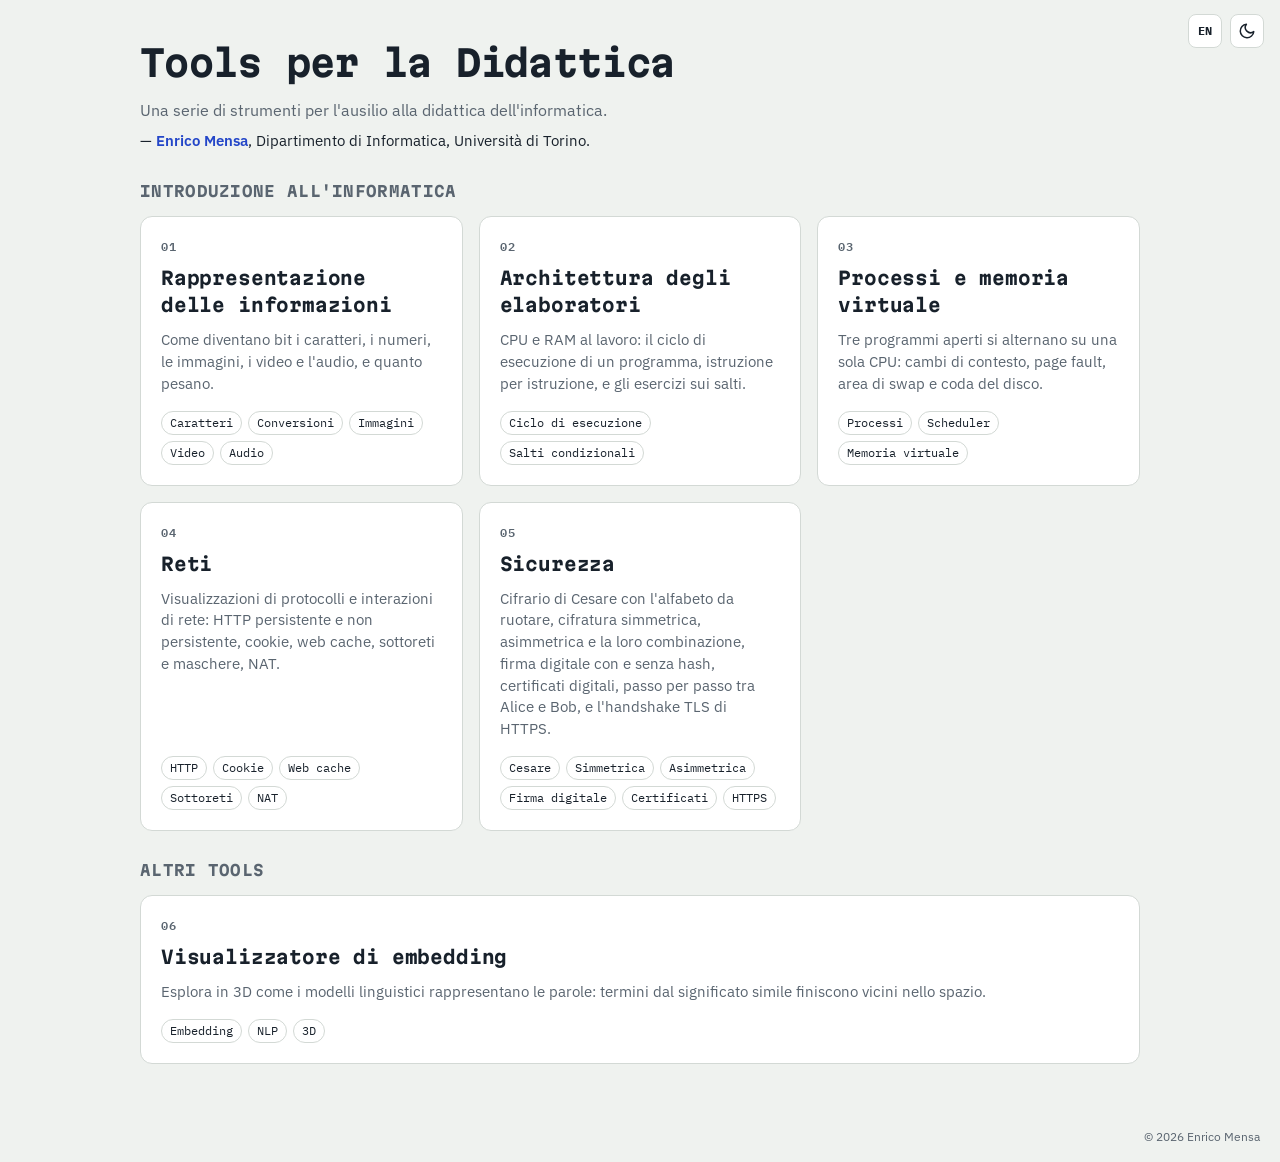
<file: index.html>
<!doctype html>
<html lang="it">
<head>
<meta charset="utf-8">
<meta name="viewport" content="width=device-width, initial-scale=1">
<title>Tools per la Didattica</title>
<link rel="preconnect" href="https://fonts.googleapis.com">
<link rel="preconnect" href="https://fonts.gstatic.com" crossorigin>
<link rel="stylesheet" href="https://fonts.googleapis.com/css2?family=Martian+Mono:wght@500;700&family=IBM+Plex+Sans:wght@400;500;600&family=IBM+Plex+Mono:wght@400;500;600&display=swap">
<style>
/* Interruttore tema chiaro / scuro */
.theme-tg { flex: none; margin-left: auto; width: 34px; height: 34px; display: inline-grid; place-items: center; padding: 0; border: 1px solid var(--line); border-radius: 8px; background: var(--card); color: var(--ink); cursor: pointer; }
.theme-tg:hover { border-color: var(--accent); color: var(--accent); }
.theme-tg:focus-visible { outline: 2px solid var(--accent); outline-offset: 2px; }
.theme-tg svg { width: 18px; height: 18px; display: block; }
.theme-tg.float { position: fixed; top: 14px; right: 16px; z-index: 50; }
/* Pulsante della lingua, accanto a quello del tema */
.lang-tg { font: 700 12px/1 var(--f-mono, ui-monospace, monospace); letter-spacing: .04em; }
.topnav-in > .theme-tg.lang-tg { position: absolute; right: 62px; top: 50%; transform: translateY(-50%); }
.lang-tg.float { position: fixed; top: 14px; right: 58px; z-index: 50; }
/* Copyright in fondo a destra */
.copy { margin: 0; padding: 0 20px 16px; text-align: right; font-size: 12px; color: var(--muted); }

:root {
  --paper: #EFF2EF; --card: #FFFFFF; --ink: #18212B; --muted: #5A6570; --line: #D3D9D5;
  --accent: #2346C8; --accent-soft: #E3E8FA;
  --f-display: "Martian Mono", "IBM Plex Mono", ui-monospace, monospace;
  --f-body: "IBM Plex Sans", system-ui, -apple-system, "Segoe UI", sans-serif;
  --f-mono: "IBM Plex Mono", ui-monospace, Menlo, Consolas, monospace;
}
@media (prefers-color-scheme: dark) {
  :root:not([data-theme="light"]) { --paper: #11161B; --card: #192028; --ink: #E5EAEE; --muted: #98A3AE; --line: #2B343E; --accent: #8098FF; --accent-soft: #1F2848; color-scheme: dark; }
}
:root[data-theme="dark"] { --paper: #11161B; --card: #192028; --ink: #E5EAEE; --muted: #98A3AE; --line: #2B343E; --accent: #8098FF; --accent-soft: #1F2848; color-scheme: dark; }
* { box-sizing: border-box; }
body { margin: 0; background: var(--paper); color: var(--ink); font-family: var(--f-body); font-size: 15px; line-height: 1.5; }
.wrap { max-width: 1040px; margin: 0 auto; padding: 36px 20px 64px; display: grid; gap: 28px; }
header { display: grid; gap: 8px; }
h1 { font-family: var(--f-display); font-weight: 700; font-size: clamp(26px, 4vw, 36px); letter-spacing: -0.02em; margin: 0; }
.lede { margin: 0; color: var(--muted); max-width: 64ch; font-size: 16px; }
.cards { list-style: none; margin: 0; padding: 0; display: grid; grid-template-columns: repeat(auto-fit, minmax(280px, 1fr)); gap: 16px; }
.card { display: grid; grid-template-rows: auto auto 1fr auto; gap: 10px; height: 100%; padding: 20px; background: var(--card); border: 1px solid var(--line); border-radius: 12px; color: inherit; text-decoration: none; transition: border-color .15s, transform .15s; }
.card:hover { border-color: var(--accent); transform: translateY(-2px); }
.card:focus-visible { outline: 2px solid var(--accent); outline-offset: 2px; }
.num { font-family: var(--f-mono); font-size: 12px; font-weight: 600; color: var(--muted); letter-spacing: .08em; text-transform: uppercase; }
.card h2 { margin: 0; font-family: var(--f-display); font-size: 18px; font-weight: 700; letter-spacing: -0.01em; }
.card p { margin: 0; color: var(--muted); font-size: 14.5px; }
.tags { display: flex; flex-wrap: wrap; gap: 6px; padding-top: 6px; }
.tags span { font-family: var(--f-mono); font-size: 12px; padding: 2px 8px; border-radius: 999px; border: 1px solid var(--line); color: var(--ink); }
.group { display: grid; gap: 14px; }
.section { margin: 0; font-family: var(--f-display); font-size: 15px; font-weight: 700; letter-spacing: .02em; color: var(--muted); text-transform: uppercase; }
.go { font-weight: 600; font-size: 14px; color: var(--accent); }
.byline { margin: 0; font-size: 14.5px; color: var(--ink); }
.byline a { color: var(--accent); font-weight: 600; text-decoration: none; }
.byline a:hover { text-decoration: underline; }
</style>
<script>
// Tema scelto con l'interruttore in alto a destra (vale per tutte le pagine): applicato subito, prima di disegnare.
try { var tm = localStorage.getItem('theme'); if (tm === 'dark' || tm === 'light') document.documentElement.setAttribute('data-theme', tm); } catch (e) {}
</script>
<script>
// Lingua dei testi (italiano o inglese): si sceglie con il pulsante in alto a destra e vale per tutte le pagine.
// ?lang=en (o ?lang=it) nell'indirizzo la impone, per esempio in un link.
var LANG = (function () {
  var q = /[?&]lang=(it|en)(&|$)/.exec(location.search);
  if (q) return q[1];
  try { var v = localStorage.getItem('lang'); if (v === 'it' || v === 'en') return v; } catch (e) {}
  return 'it';
})();
document.documentElement.lang = LANG;
// TX('testo italiano', 'English text'): il testo nella lingua attiva (usato dagli script delle pagine).
function TX(it, en) { return LANG === 'en' && en != null ? en : it; }
// Testi fissi dell'HTML: ogni pagina mette in I18N le traduzioni, cercate per contenuto italiano dell'elemento
// (spazi normalizzati), e chiama i18nApply() subito dopo l'HTML, prima dei suoi script; quello che non ha
// traduzione resta in italiano.
var I18N = {};
function i18nApply() {
  if (LANG !== 'en') return;
  var ATTR = ['title', 'aria-label', 'placeholder', 'alt', 'value'], SKIP = { SCRIPT: 1, STYLE: 1, svg: 1, TEXTAREA: 1 };
  function norm(s) { return s.replace(/\s+/g, ' ').trim(); }
  (function walk(e) {
    for (var n = e.firstChild; n; n = n.nextSibling) {
      // Testo sciolto accanto ad altri elementi (per esempio l'etichetta di un campo): si traduce da solo.
      if (n.nodeType === 3) {
        var k = norm(n.nodeValue), tt = k && I18N[k];
        if (tt != null) n.nodeValue = n.nodeValue.replace(/^(\s*)[\s\S]*?(\s*)$/, function (m, a, b) { return a + tt + b; });
        continue;
      }
      if (n.nodeType !== 1) continue;
      var c = n;
      ATTR.forEach(function (a) { var v = c.getAttribute(a), t = v && I18N[norm(v)]; if (t != null) c.setAttribute(a, t); });
      if (SKIP[c.tagName]) continue;
      var h = c.innerHTML;
      if (h.length < 6000) { var t = I18N[norm(h)]; if (t != null) { c.innerHTML = t; continue; } }
      walk(c);
    }
  })(document.documentElement);
}
</script>
</head>
<body>
<button class="theme-tg lang-tg float" type="button" id="lang-tg"></button><button class="theme-tg float" type="button" id="theme-tg" aria-label="Tema scuro" aria-pressed="false"></button>
<main class="wrap">
  <header>
    <h1>Tools per la Didattica</h1>
    <p class="lede">Una serie di strumenti per l'ausilio alla didattica dell'informatica.</p>
    <p class="byline">— <a href="https://mensae.github.io/">Enrico Mensa</a>, Dipartimento di Informatica, Università di Torino.</p>
  </header>
  <section class="group">
  <h2 class="section">Introduzione all'Informatica</h2>
  <ul class="cards">
    <li><a class="card" href="intro-informatica/rappresentazione.html">
      <span class="num">01</span>
      <h2>Rappresentazione delle informazioni</h2>
      <p>Come diventano bit i caratteri, i numeri, le immagini, i video e l'audio, e quanto pesano.</p>
      <div><div class="tags"><span>Caratteri</span><span>Conversioni</span><span>Immagini</span><span>Video</span><span>Audio</span></div></div>
    </a></li>
    <li><a class="card" href="intro-informatica/architettura.html">
      <span class="num">02</span>
      <h2>Architettura degli elaboratori</h2>
      <p>CPU e RAM al lavoro: il ciclo di esecuzione di un programma, istruzione per istruzione, e gli esercizi sui salti.</p>
      <div><div class="tags"><span>Ciclo di esecuzione</span><span>Salti condizionali</span></div></div>
    </a></li>
    <li><a class="card" href="intro-informatica/processi.html">
      <span class="num">03</span>
      <h2>Processi e memoria virtuale</h2>
      <p>Tre programmi aperti si alternano su una sola CPU: cambi di contesto, page fault, area di swap e coda del disco.</p>
      <div><div class="tags"><span>Processi</span><span>Scheduler</span><span>Memoria virtuale</span></div></div>
    </a></li>
    <li><a class="card" href="intro-informatica/reti.html">
      <span class="num">04</span>
      <h2>Reti</h2>
      <p>Visualizzazioni di protocolli e interazioni di rete: HTTP persistente e non persistente, cookie, web cache, sottoreti e maschere, NAT.</p>
      <div><div class="tags"><span>HTTP</span><span>Cookie</span><span>Web cache</span><span>Sottoreti</span><span>NAT</span></div></div>
    </a></li>
    <li><a class="card" href="intro-informatica/sicurezza.html">
      <span class="num">05</span>
      <h2>Sicurezza</h2>
      <p>Cifrario di Cesare con l'alfabeto da ruotare, cifratura simmetrica, asimmetrica e la loro combinazione, firma digitale con e senza hash, certificati digitali, passo per passo tra Alice e Bob, e l'handshake TLS di HTTPS.</p>
      <div><div class="tags"><span>Cesare</span><span>Simmetrica</span><span>Asimmetrica</span><span>Firma digitale</span><span>Certificati</span><span>HTTPS</span></div></div>
    </a></li>
  </ul>
  </section>
  <section class="group">
  <h2 class="section">Altri Tools</h2>
  <ul class="cards">
    <li><a class="card" href="embeddings/">
      <span class="num">06</span>
      <h2>Visualizzatore di embedding</h2>
      <p>Esplora in 3D come i modelli linguistici rappresentano le parole: termini dal significato simile finiscono vicini nello spazio.</p>
      <div><div class="tags"><span>Embedding</span><span>NLP</span><span>3D</span></div></div>
    </a></li>
  </ul>
  </section>
</main>
<script>
// Traduzioni inglesi dei testi fissi qui sopra (chiave: il testo italiano, come nell'HTML).
Object.assign(I18N, {
"Tools per la Didattica": "Teaching Tools",
"Una serie di strumenti per l'ausilio alla didattica dell'informatica.": "A collection of tools to help teach computer science.",
"— <a href=\"https://mensae.github.io/\">Enrico Mensa<\/a>, Dipartimento di Informatica, Università di Torino.": "— <a href=\"https://mensae.github.io/\">Enrico Mensa<\/a>, Department of Computer Science, University of Turin.",
"Introduzione all'Informatica": "Introduction to Computer Science",
"Rappresentazione delle informazioni": "Representing information",
"Come diventano bit i caratteri, i numeri, le immagini, i video e l'audio, e quanto pesano.": "How characters, numbers, images, video and audio become bits, and how much space they take.",
"<span>Caratteri<\/span><span>Conversioni<\/span><span>Immagini<\/span><span>Video<\/span><span>Audio<\/span>": "<span>Characters<\/span><span>Conversions<\/span><span>Images<\/span><span>Video<\/span><span>Audio<\/span>",
"Architettura degli elaboratori": "Computer architecture",
"CPU e RAM al lavoro: il ciclo di esecuzione di un programma, istruzione per istruzione, e gli esercizi sui salti.": "CPU and RAM at work: the execution cycle of a program, one instruction at a time, and exercises on jumps.",
"<span>Ciclo di esecuzione<\/span><span>Salti condizionali<\/span>": "<span>Execution cycle<\/span><span>Conditional jumps<\/span>",
"Processi e memoria virtuale": "Processes and virtual memory",
"Tre programmi aperti si alternano su una sola CPU: cambi di contesto, page fault, area di swap e coda del disco.": "Three open programs take turns on a single CPU: context switches, page faults, swap area and disk queue.",
"<span>Processi<\/span><span>Scheduler<\/span><span>Memoria virtuale<\/span>": "<span>Processes<\/span><span>Scheduler<\/span><span>Virtual memory<\/span>",
"Reti": "Networks",
"Visualizzazioni di protocolli e interazioni di rete: HTTP persistente e non persistente, cookie, web cache, sottoreti e maschere, NAT.": "Visualisations of network protocols and interactions: persistent and non-persistent HTTP, cookies, web caches, subnets and masks, NAT.",
"<span>HTTP<\/span><span>Cookie<\/span><span>Web cache<\/span><span>Sottoreti<\/span><span>NAT<\/span>": "<span>HTTP<\/span><span>Cookies<\/span><span>Web cache<\/span><span>Subnets<\/span><span>NAT<\/span>",
"Sicurezza": "Security",
"Cifrario di Cesare con l'alfabeto da ruotare, cifratura simmetrica, asimmetrica e la loro combinazione, firma digitale con e senza hash, certificati digitali, passo per passo tra Alice e Bob, e l'handshake TLS di HTTPS.": "The Caesar cipher with a rotating alphabet, symmetric and asymmetric encryption and their combination, digital signatures with and without hashing, digital certificates, step by step between Alice and Bob, and the TLS handshake of HTTPS.",
"<span>Cesare<\/span><span>Simmetrica<\/span><span>Asimmetrica<\/span><span>Firma digitale<\/span><span>Certificati<\/span><span>HTTPS<\/span>": "<span>Caesar<\/span><span>Symmetric<\/span><span>Asymmetric<\/span><span>Digital signature<\/span><span>Certificates<\/span><span>HTTPS<\/span>",
"Altri Tools": "Other tools",
"Visualizzatore di embedding": "Embedding viewer",
"Esplora in 3D come i modelli linguistici rappresentano le parole: termini dal significato simile finiscono vicini nello spazio.": "Explore in 3D how language models represent words: terms with similar meanings end up close together in space.",
"Tema scuro": "Dark theme"
});
i18nApply();
</script>
<script>
// Interruttore tema chiaro / scuro: la scelta resta salvata per tutte le pagine.
(function () {
  var b = document.getElementById('theme-tg'), root = document.documentElement;
  var mq = window.matchMedia ? window.matchMedia('(prefers-color-scheme: dark)') : null;
  var MOON = '<svg viewBox="0 0 24 24" fill="none" stroke="currentColor" stroke-width="2" stroke-linecap="round" stroke-linejoin="round" aria-hidden="true"><path d="M21 12.8A9 9 0 1 1 11.2 3a7 7 0 0 0 9.8 9.8z"/></svg>';
  var SUN = '<svg viewBox="0 0 24 24" fill="none" stroke="currentColor" stroke-width="2" stroke-linecap="round" aria-hidden="true"><circle cx="12" cy="12" r="4.5"/><path d="M12 1.5v2.5M12 20v2.5M1.5 12H4M20 12h2.5M4.6 4.6l1.8 1.8M17.6 17.6l1.8 1.8M4.6 19.4l1.8-1.8M17.6 6.4l1.8-1.8"/></svg>';
  function dark() { var t = root.getAttribute('data-theme'); return t ? t === 'dark' : !!(mq && mq.matches); }
  function sync() {
    var d = dark();
    b.innerHTML = d ? SUN : MOON;
    b.setAttribute('aria-pressed', d ? 'true' : 'false');
    b.setAttribute('aria-label', TX('Tema scuro', 'Dark theme'));
    b.title = d ? TX('Passa al tema chiaro', 'Switch to light theme') : TX('Passa al tema scuro', 'Switch to dark theme');
  }
  b.addEventListener('click', function () {
    var t = dark() ? 'light' : 'dark';
    root.setAttribute('data-theme', t);
    try { localStorage.setItem('theme', t); } catch (e) {}
    sync();
  });
  if (mq && mq.addEventListener) mq.addEventListener('change', sync);
  sync();
})();
</script>
<footer class="copy">© 2026 Enrico Mensa</footer>
<script>
// Pulsante della lingua: mostra la lingua in cui si passa; la scelta resta salvata e la pagina si ricarica (stessa scheda).
(function () {
  var b = document.getElementById('lang-tg');
  if (!b) return;
  var to = LANG === 'en' ? 'it' : 'en';
  b.textContent = to.toUpperCase();
  b.title = LANG === 'en' ? 'Passa all\'italiano' : 'Switch to English';
  b.setAttribute('aria-label', b.title);
  b.setAttribute('lang', to);
  b.addEventListener('click', function () {
    try { localStorage.setItem('lang', to); } catch (e) {}
    var s = location.search.replace(/([?&])lang=(it|en)(&|$)/, function (m, a, x, c) { return c ? a : ''; }).replace(/[?&]$/, '');
    if (s !== location.search) location.search = s; else location.reload();
  });
})();
</script>
</body>
</html>
</file>
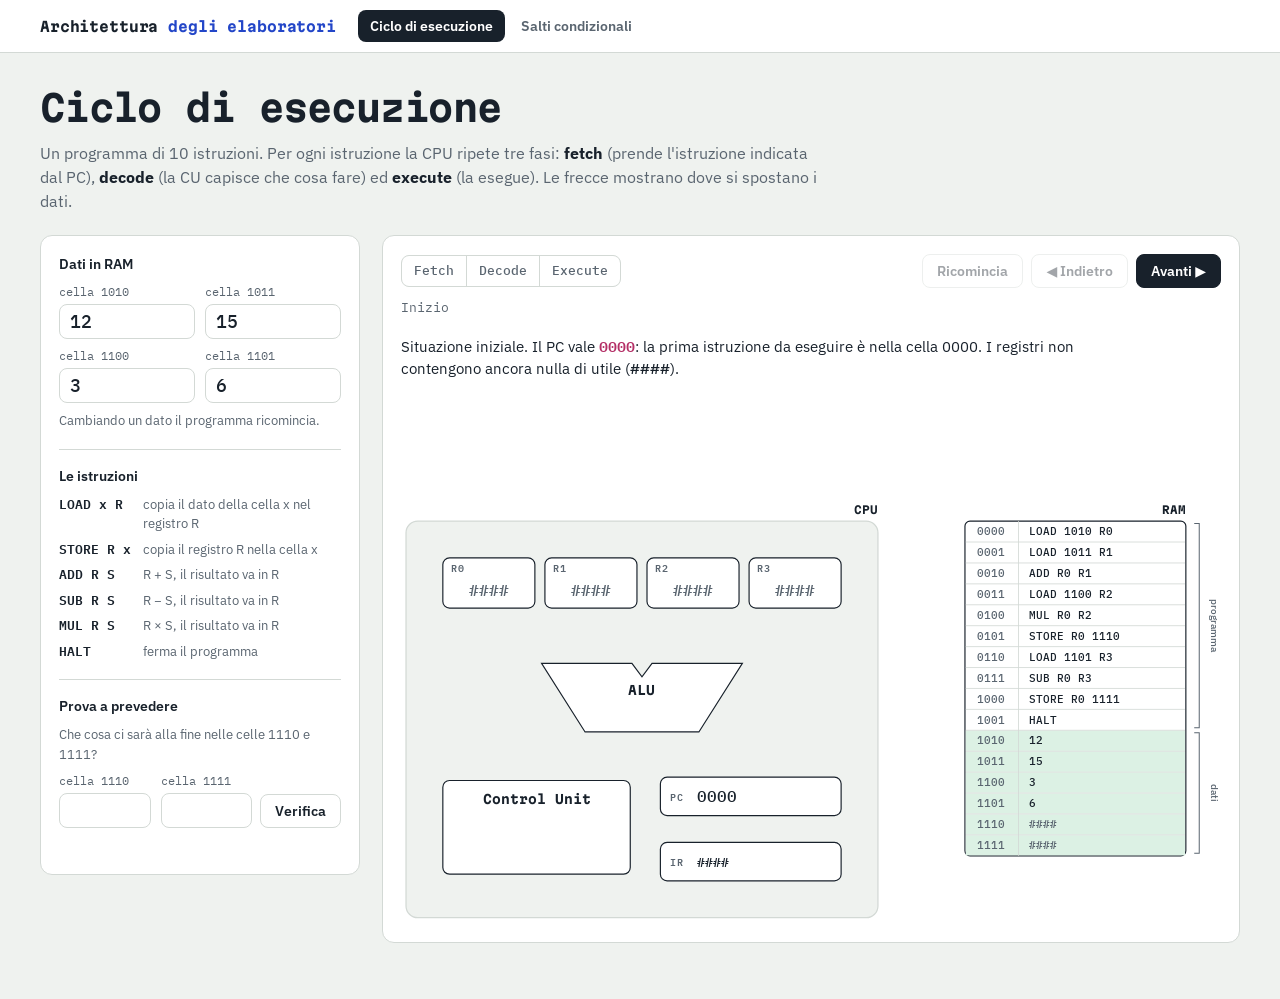
<file: architettura.html>
<!doctype html>
<html lang="it">
<head>
<meta charset="utf-8">
<meta name="viewport" content="width=device-width, initial-scale=1">
<title>Architettura degli elaboratori</title>
<style>a.brand{color:inherit;text-decoration:none}a.brand:hover{color:var(--accent)}</style>

<link rel="preconnect" href="https://fonts.googleapis.com">
<link rel="preconnect" href="https://fonts.gstatic.com" crossorigin>
<link rel="stylesheet" href="https://fonts.googleapis.com/css2?family=Martian+Mono:wght@500;700&family=IBM+Plex+Sans:wght@400;500;600&family=IBM+Plex+Mono:wght@400;500;600&display=swap">
<style>
/* Layout: barra in alto con i due esercizi; comandi a sinistra, macchina (CPU + RAM) a destra. */
:root {
  --paper: #EFF2EF;
  --card: #FFFFFF;
  --ink: #18212B;
  --muted: #5A6570;
  --line: #D3D9D5;
  --accent: #2346C8;
  --accent-soft: #E3E8FA;
  --g-soft: #DCF1E4;
  --k-soft: #E6E9E7;
  --rem: #B42F66; --rem-soft: #F8E1EA;
  --f-display: "Martian Mono", "IBM Plex Mono", ui-monospace, monospace;
  --f-body: "IBM Plex Sans", system-ui, -apple-system, "Segoe UI", sans-serif;
  --f-mono: "IBM Plex Mono", ui-monospace, "SFMono-Regular", Menlo, Consolas, monospace;
}
@media (prefers-color-scheme: dark) {
  :root:not([data-theme="light"]) {
    --paper: #11161B; --card: #192028; --ink: #E5EAEE; --muted: #98A3AE; --line: #2B343E;
    --accent: #8098FF; --accent-soft: #1F2848; --g-soft: #15301F; --k-soft: #262E37; --rem: #F06E9F; --rem-soft: #3A1A28;
    color-scheme: dark;
  }
}
:root[data-theme="dark"] {
  --paper: #11161B; --card: #192028; --ink: #E5EAEE; --muted: #98A3AE; --line: #2B343E;
  --accent: #8098FF; --accent-soft: #1F2848; --g-soft: #15301F; --k-soft: #262E37; --rem: #F06E9F; --rem-soft: #3A1A28;
  color-scheme: dark;
}
* { box-sizing: border-box; }
[hidden] { display: none !important; }
body { background: var(--paper); color: var(--ink); font-family: var(--f-body); font-size: 15px; line-height: 1.5; margin: 0; }

.topnav { position: sticky; top: env(safe-area-inset-top, 0px); z-index: 40; background: var(--card); border-bottom: 1px solid var(--line); }
.topnav-in { max-width: 1240px; margin: 0 auto; padding-inline: 20px; padding-block: 10px; display: flex; flex-wrap: wrap; gap: 8px 22px; align-items: center; }
.brand { font-family: var(--f-display); font-weight: 700; font-size: 14px; letter-spacing: -0.01em; white-space: nowrap; }
.brand i { font-style: normal; color: var(--accent); }
.tabs { display: flex; gap: 4px; overflow-x: auto; min-width: 0; flex: 1 1 auto; scrollbar-width: none; }
.tab { font-family: var(--f-body); font-size: 14px; font-weight: 600; white-space: nowrap; padding: 7px 12px; border-radius: 8px; border: 0; cursor: pointer; background: transparent; color: var(--muted); }
.tab:hover { background: var(--paper); color: var(--ink); }
.tab[aria-selected="true"] { background: var(--ink); color: var(--card); }
.tab:focus-visible { outline: 2px solid var(--accent); outline-offset: 2px; }
@media (max-width: 640px) { .brand { display: none; } }

.wrap { max-width: 1240px; margin: 0 auto; padding-inline: 20px; padding-block: 28px 56px; display: grid; gap: 22px; }
header { display: grid; gap: 6px; }
h1 { font-family: var(--f-display); font-weight: 700; font-size: clamp(26px, 4vw, 36px); letter-spacing: -0.02em; margin: 0; text-wrap: balance; }
.lede { margin: 0; color: var(--muted); max-width: 78ch; font-size: 16px; }
.lede b { color: var(--ink); }
h2 { font-family: var(--f-mono); font-size: 11.5px; font-weight: 600; text-transform: uppercase; letter-spacing: 0.1em; color: var(--muted); margin: 0; }
.cols { display: grid; grid-template-columns: minmax(260px, 320px) minmax(0, 1fr); gap: 22px; align-items: start; }
@media (max-width: 920px) { .cols { grid-template-columns: minmax(0, 1fr); } .cols .panel { order: 2; } }
.panel, .viz { background: var(--card); border: 1px solid var(--line); border-radius: 12px; padding: 18px; display: grid; gap: 18px; min-width: 0; }
.ctl { display: grid; gap: 8px; min-width: 0; }
.ctl + .ctl { padding-top: 16px; border-top: 1px solid var(--line); }
.lbl { font-weight: 600; font-size: 14px; }
.hint { margin: 0; font-size: 13px; color: var(--muted); }
.hint b { color: var(--ink); font-family: var(--f-mono); font-weight: 600; }

.cells { display: grid; grid-template-columns: repeat(2, minmax(0, 1fr)); gap: 8px 10px; }
.cell { display: grid; gap: 3px; min-width: 0; }
.cell span { font-family: var(--f-mono); font-size: 12px; color: var(--muted); }
.num { font-family: var(--f-mono); font-size: 18px; font-weight: 500; width: 100%; min-width: 0; padding: 5px 10px; background: var(--card); color: var(--ink); border: 1px solid var(--line); border-radius: 8px; font-variant-numeric: tabular-nums; }
.num:focus { outline: 2px solid var(--accent); outline-offset: 1px; border-color: var(--accent); }
.chips { display: flex; flex-wrap: wrap; gap: 6px; }
.chip { font-family: var(--f-mono); font-size: 12.5px; padding: 3px 10px; border-radius: 999px; background: var(--card); color: var(--ink); border: 1px solid var(--line); cursor: pointer; }
.chip:hover { border-color: var(--accent); color: var(--accent); }
.chip[aria-pressed="true"] { background: var(--ink); color: var(--card); border-color: var(--ink); }
.chip:focus-visible { outline: 2px solid var(--accent); outline-offset: 1px; }

.isa { display: grid; grid-template-columns: auto minmax(0, 1fr); gap: 6px 12px; margin: 0; font-size: 13px; }
.isa dt { font-family: var(--f-mono); font-weight: 600; font-size: 12.5px; white-space: nowrap; }
.isa dd { margin: 0; color: var(--muted); }

.guess { display: grid; grid-template-columns: minmax(0, 1fr) auto; gap: 8px; align-items: end; }
.fb { margin: 0; font-size: 13.5px; min-height: 1.5em; }
.fb.ok { color: var(--accent); font-weight: 600; }
.fb.no { color: var(--rem); font-weight: 600; }

.btn { font-family: var(--f-body); font-weight: 600; font-size: 14px; padding: 7px 14px; border-radius: 8px; background: var(--ink); color: var(--card); border: 1px solid var(--ink); cursor: pointer; white-space: nowrap; }
.btn:hover { background: var(--accent); border-color: var(--accent); }
.btn.ghost { background: var(--card); color: var(--ink); border-color: var(--line); }
.btn.ghost:hover { border-color: var(--accent); color: var(--accent); }
.btn:disabled { opacity: .4; cursor: default; }
.btn:disabled:hover { background: var(--ink); border-color: var(--ink); }
.btn.ghost:disabled:hover { background: var(--card); color: var(--ink); border-color: var(--line); }
.btn:focus-visible { outline: 2px solid var(--accent); outline-offset: 2px; }

.stepbar { display: flex; flex-wrap: wrap; gap: 10px 16px; align-items: center; justify-content: space-between; }
.phases { display: flex; gap: 1px; border: 1px solid var(--line); border-radius: 8px; overflow: hidden; background: var(--line); }
.phases span { padding: 5px 12px; font-family: var(--f-mono); font-size: 13px; font-weight: 500; background: var(--card); color: var(--muted); }
.phases span.on { background: var(--ink); color: var(--card); }
.nav { display: flex; gap: 8px; align-items: center; flex-wrap: wrap; }
.count { font-family: var(--f-mono); font-size: 13px; color: var(--muted); font-variant-numeric: tabular-nums; white-space: nowrap; }
.count.oneline { display: block; margin-top: -8px; overflow: hidden; text-overflow: ellipsis; }
.desc { margin: 0; font-size: 15px; min-height: 3.2em; max-width: 80ch; }
.desc b { font-weight: 600; }
.desc .v { font-family: var(--f-mono); font-weight: 600; color: var(--rem); }
.machine { overflow-x: auto; min-width: 0; }
.machine svg { display: block; width: 100%; min-width: 660px; height: auto; }
.cap { margin: 0; font-size: 13.5px; color: var(--muted); max-width: 80ch; }
.cap b { color: var(--ink); }
.trace { display: flex; flex-wrap: wrap; gap: 6px 8px; align-items: center; padding-top: 14px; border-top: 1px solid var(--line); font-size: 13.5px; color: var(--muted); }
.trace .t { font-family: var(--f-mono); font-size: 13px; padding: 2px 8px; border-radius: 6px; background: var(--k-soft); color: var(--ink); }
.trace .t.now { background: var(--accent); color: var(--card); }
.trace .t.skip { background: transparent; color: var(--rem); text-decoration: line-through; border: 1px dashed var(--rem); }
.trace .ar { color: var(--muted); }

/* Macchina (SVG) */
.m-cpu { fill: var(--paper); stroke: var(--line); stroke-width: 1.5; }
.m-ram { fill: var(--card); stroke: var(--ink); stroke-width: 1.4; }
.m-box { fill: var(--card); stroke: var(--ink); stroke-width: 1.4; transition: stroke .3s; }
.m-box.chg { stroke: var(--rem); stroke-width: 2.6; }
.m-box.act { fill: var(--accent-soft); }
.m-title { font: 700 13px var(--f-display); fill: var(--ink); }
.m-unit { font: 700 15px var(--f-display); fill: var(--ink); }
.m-lbl { font: 600 12px var(--f-mono); fill: var(--muted); letter-spacing: .05em; }
.m-val { font: 500 19px var(--f-mono); fill: var(--ink); transition: opacity .25s; }
.m-ir { font: 500 15px var(--f-mono); fill: var(--ink); transition: opacity .25s; }
.m-small { font: 500 13px var(--f-mono); fill: var(--ink); transition: opacity .25s; }
.m-cu { font: 500 14px var(--f-body); fill: var(--ink); transition: opacity .25s; }
.machine .chg-t, .state .chg-t { fill: var(--rem); font-weight: 700; }
.pend { opacity: 0; }
.m-sep { stroke: var(--line); stroke-width: 1; }
.m-row { fill: transparent; }
.m-row.data { fill: var(--g-soft); }
.m-row.act { fill: var(--accent-soft); }
.m-row.chg { fill: var(--rem-soft); }
.m-addr { font: 500 13px var(--f-mono); fill: var(--muted); }
.m-cell { font: 500 13.5px var(--f-mono); fill: var(--ink); transition: opacity .25s; }
.m-cell.big { font-size: 17px; }
.m-cell.empty, .m-val.empty { fill: var(--muted); }
.m-brace { fill: none; stroke: var(--muted); stroke-width: 1.2; }
.m-bt { font: 500 12px var(--f-body); fill: var(--muted); }
.m-halo { fill: none; stroke: var(--card); stroke-width: 7; stroke-linecap: round; stroke-linejoin: round; }
.m-arrow { fill: none; stroke: var(--accent); stroke-width: 2.4; stroke-linecap: round; stroke-linejoin: round; }
.m-head { fill: var(--accent); }
.m-pill rect { fill: var(--accent); }
.m-pill text { font: 600 12.5px var(--f-mono); fill: var(--card); }
.m-jump { fill: none; stroke: var(--muted); stroke-opacity: .55; stroke-width: 1.6; stroke-dasharray: 4 4; }
.m-jhead { fill: var(--muted); fill-opacity: .7; }

/* Controlli a "mangianastri" */
.deck { display: flex; gap: 1px; border: 1px solid var(--line); border-radius: 10px; overflow: hidden; background: var(--line); }
.dk { width: 42px; height: 38px; display: grid; place-items: center; padding: 0; border: 0; background: var(--card); color: var(--ink); cursor: pointer; }
.dk svg { width: 18px; height: 18px; fill: currentColor; }
.dk:hover { background: var(--accent-soft); color: var(--accent); }
.dk:focus-visible { outline: 2px solid var(--accent); outline-offset: -2px; }
.dk:disabled { color: var(--line); cursor: default; background: var(--card); }
.dk.play { background: var(--ink); color: var(--card); width: 50px; }
.dk.play:hover { background: var(--accent); color: var(--card); }
.dk.play:disabled { background: var(--k-soft); color: var(--muted); }
.dk .i-pause, .dk.playing .i-play { display: none; }
.dk.playing .i-pause { display: block; }
.textblock { display: grid; gap: 8px; align-content: start; }
.textblock .desc { min-height: 4.5em; }
.subs { min-height: calc(4.5em + 4px); }
@media (max-width: 700px) { .textblock .desc { min-height: 10.5em; } .subs { min-height: calc(7.5em + 4px); } }
.subs { margin: 0; padding-left: 1.5em; display: grid; align-content: start; gap: 2px; font-size: 14px; color: var(--muted); }
.subs li.on { color: var(--ink); font-weight: 600; }
.subs li::marker { font-family: var(--f-mono); }
/* Salti condizionali: testo dell'esercizio a sinistra, esecuzione a destra */
.kindbar { display: flex; flex-wrap: wrap; gap: 10px 14px; align-items: center; }
.kindbar .chips { flex: 1 1 auto; }
.cols2 { display: grid; grid-template-columns: minmax(0, 1.15fr) minmax(0, 1fr); gap: 22px; align-items: start; }
@media (max-width: 980px) { .cols2 { grid-template-columns: minmax(0, 1fr); } }
.intro { margin: 0; font-size: 15.5px; }
.listing { position: relative; }
.listing .gut { position: absolute; left: 0; top: 0; overflow: visible; pointer-events: none; }
.line { display: grid; grid-template-columns: 2.6em minmax(0, 1fr) auto; gap: 4px 8px; align-items: baseline; padding: 4px 8px; border-radius: 6px; font-size: 16px; line-height: 1.45; transition: background .2s; }
.line .ln { font-weight: 700; font-variant-numeric: tabular-nums; }
.line b { font-weight: 700; }
.line u { text-underline-offset: 2px; }
.line .tag { font-family: var(--f-mono); font-size: 11.5px; color: var(--rem); white-space: nowrap; }
.line.cur { background: var(--accent-soft); }
.line.next { box-shadow: inset 3px 0 0 var(--accent); }
.line.skip { color: var(--muted); }
.line.skip .tx { text-decoration: line-through; text-decoration-color: var(--rem); }
.qs { display: grid; gap: 6px; padding-top: 14px; border-top: 1px solid var(--line); }
.qs ol, .ans { margin: 0; padding-left: 1.4em; display: grid; gap: 4px; }
.ansbox { display: grid; gap: 10px; justify-items: start; }
.ans { font-size: 14.5px; }
.ans b { font-family: var(--f-mono); color: var(--rem); }
.state { min-width: 0; }
.state svg { display: block; width: 100%; max-width: 560px; height: auto; margin-inline: auto; }
@media (prefers-reduced-motion: reduce) { .m-box, .m-val, .m-ir, .m-small, .m-cu, .m-cell { transition: none; } }
</style>

<nav class="topnav" aria-label="Esercizi">
  <div class="topnav-in">
    <a class="brand" href="./" title="Torna all\'indice">Architettura <i>degli elaboratori</i></a>
    <div class="tabs" role="tablist">
      <button class="tab" role="tab" type="button" data-page="ciclo">Ciclo di esecuzione</button>
      <button class="tab" role="tab" type="button" data-page="salti">Salti condizionali</button>
    </div>
  </div>
</nav>

<main>
  <section id="p-ciclo" class="page">
    <div class="wrap">
      <header>
        <h1>Ciclo di esecuzione</h1>
        <p class="lede">Un programma di 10 istruzioni. Per ogni istruzione la CPU ripete tre fasi: <b>fetch</b> (prende l'istruzione indicata dal PC), <b>decode</b> (la CU capisce che cosa fare) ed <b>execute</b> (la esegue). Le frecce mostrano dove si spostano i dati.</p>
      </header>
      <div class="cols">
        <aside class="panel">
          <div class="ctl">
            <span class="lbl">Dati in RAM</span>
            <div class="cells">
              <label class="cell"><span>cella 1010</span><input class="num" id="a-d0" type="number" min="0" max="99" value="12" inputmode="numeric"></label>
              <label class="cell"><span>cella 1011</span><input class="num" id="a-d1" type="number" min="0" max="99" value="15" inputmode="numeric"></label>
              <label class="cell"><span>cella 1100</span><input class="num" id="a-d2" type="number" min="0" max="99" value="3" inputmode="numeric"></label>
              <label class="cell"><span>cella 1101</span><input class="num" id="a-d3" type="number" min="0" max="99" value="6" inputmode="numeric"></label>
            </div>
            <p class="hint">Cambiando un dato il programma ricomincia.</p>
          </div>
          <div class="ctl">
            <span class="lbl">Le istruzioni</span>
            <dl class="isa">
              <dt>LOAD x R</dt><dd>copia il dato della cella x nel registro R</dd>
              <dt>STORE R x</dt><dd>copia il registro R nella cella x</dd>
              <dt>ADD R S</dt><dd>R + S, il risultato va in R</dd>
              <dt>SUB R S</dt><dd>R − S, il risultato va in R</dd>
              <dt>MUL R S</dt><dd>R × S, il risultato va in R</dd>
              <dt>HALT</dt><dd>ferma il programma</dd>
            </dl>
          </div>
          <div class="ctl">
            <span class="lbl">Prova a prevedere</span>
            <p class="hint">Che cosa ci sarà alla fine nelle celle 1110 e 1111?</p>
            <div class="guess">
              <div class="cells">
                <label class="cell"><span>cella 1110</span><input class="num" id="a-g0" type="number" inputmode="numeric"></label>
                <label class="cell"><span>cella 1111</span><input class="num" id="a-g1" type="number" inputmode="numeric"></label>
              </div>
              <button class="btn ghost" type="button" id="a-check">Verifica</button>
            </div>
            <p class="fb" id="a-fb" aria-live="polite"></p>
          </div>
        </aside>
        <div class="viz">
          <div class="stepbar">
            <div class="phases" id="a-phases"></div>
            <div class="nav">
              <button class="btn ghost" type="button" id="a-first">Ricomincia</button>
              <button class="btn ghost" type="button" id="a-prev">◀ Indietro</button>
              <button class="btn" type="button" id="a-next">Avanti ▶</button>
            </div>
          </div>
          <span class="count oneline" id="a-count"></span>
          <div class="textblock">
            <p class="desc" id="a-desc" aria-live="polite"></p>
            <ol class="subs" id="a-subs"></ol>
          </div>
          <div class="machine"><svg id="a-svg" role="img" aria-label="CPU e RAM"></svg></div>
        </div>
      </div>
    </div>
  </section>

  <section id="p-salti" class="page" hidden>
    <div class="wrap">
      <header>
        <h1>Salti condizionali</h1>
        <p class="lede">Le istruzioni vengono eseguite in ordine perché il PC aumenta di 1. Un <b>salto</b> cambia il PC: se la condizione è vera, l'esecuzione continua dall'istruzione indicata.</p>
      </header>
      <div class="kindbar">
        <span class="lbl">Tipo di esercizio</span>
        <div class="chips" id="b-kind">
          <button class="chip" type="button" data-k="tutti">Qualsiasi</button>
          <button class="chip" type="button" data-k="parita">Pari o dispari</button>
          <button class="chip" type="button" data-k="confronto">Confronto</button>
          <button class="chip" type="button" data-k="fasce">Fasce di valori</button>
          <button class="chip" type="button" data-k="ciclo">Ciclo</button>
        </div>
        <button class="btn" type="button" id="b-new">Nuovo esercizio</button>
      </div>
      <div class="cols2">
        <article class="panel excard">
          <h2>Esercizio</h2>
          <p class="intro" id="b-intro"></p>
          <div class="listing" id="b-listing"><div id="b-lines"></div></div>
          <div class="qs">
            <span class="lbl">Domande</span>
            <ol id="b-qs"></ol>
          </div>
          <div class="ansbox">
            <button class="btn ghost" type="button" id="b-ans" aria-expanded="false">Mostra le risposte</button>
            <ol class="ans" id="b-answers" hidden></ol>
          </div>
        </article>
        <div class="viz">
          <div class="stepbar">
            <span class="count" id="b-count"></span>
            <div class="nav">
              <button class="btn ghost" type="button" id="b-reset">Ricomincia</button>
              <button class="btn ghost" type="button" id="b-prev">◀ Indietro</button>
              <button class="btn" type="button" id="b-next">Avanti ▶</button>
            </div>
          </div>
          <p class="desc" id="b-desc" aria-live="polite"></p>
          <div class="state"><svg id="b-svg" role="img" aria-label="Registri e memoria"></svg></div>
          <div class="trace" id="b-trace"></div>
        </div>
      </div>
    </div>
  </section>
</main>

<script>
(function () {
  'use strict';
  var $ = function (id) { return document.getElementById(id); };
  var NS = 'http://www.w3.org/2000/svg';
  var REDUCED = window.matchMedia && window.matchMedia('(prefers-reduced-motion: reduce)').matches;

  /* ---------- Geometria della macchina ---------- */
  var G = {
    W: 980, cpu: { x: -4, y: 30, w: 564, h: 474 },
    regY: 74, regH: 60, regW: 110, regGap: 12, mid: 278,
    alu: { inL: 212, inR: 344, top: 200, bot: 282 },
    cu: { x: 40, y: 340, w: 224, h: 112 },
    pc: { x: 300, y: 336, w: 216, h: 46 },
    ir: { x: 300, y: 414, w: 216, h: 46 },
    ram: { x: 664, w: 264, top: 16, rowY: 30, rowH: 25 }
  };
  function regX(i, n) { return G.mid - (n * G.regW + (n - 1) * G.regGap) / 2 + i * (G.regW + G.regGap); }
  function regC(i, n) { return regX(i, n) + G.regW / 2; }
  function rowC(i) { return G.ram.rowY + i * G.ram.rowH + G.ram.rowH / 2; }

  function poly(pts, r) {
    r = r || 10;
    var d = 'M' + pts[0][0] + ',' + pts[0][1];
    for (var i = 1; i < pts.length - 1; i++) {
      var p = pts[i - 1], c = pts[i], n = pts[i + 1];
      var l1 = Math.hypot(c[0] - p[0], c[1] - p[1]), l2 = Math.hypot(n[0] - c[0], n[1] - c[1]);
      var rr = Math.min(r, l1 / 2, l2 / 2);
      // l'ultimo tratto deve restare dritto per almeno la lunghezza della punta
      if (i === pts.length - 2) rr = Math.max(0, Math.min(rr, l2 - 20));
      if (i === 1) rr = Math.max(0, Math.min(rr, l1 - 4));
      var a = [c[0] - (c[0] - p[0]) / l1 * rr, c[1] - (c[1] - p[1]) / l1 * rr];
      var b = [c[0] + (n[0] - c[0]) / l2 * rr, c[1] + (n[1] - c[1]) / l2 * rr];
      d += ' L' + a[0] + ',' + a[1] + ' Q' + c[0] + ',' + c[1] + ' ' + b[0] + ',' + b[1];
    }
    var e = pts[pts.length - 1];
    return d + ' L' + e[0] + ',' + e[1];
  }

  // Percorso di ogni freccia: restituisce { d, t } (t = posizione dell'etichetta lungo il percorso)
  function arrowPath(a, M) {
    var n = M.regs.length, ri, cx, y;
    var pcR = G.pc.x + G.pc.w, irR = G.ir.x + G.ir.w, ramL = G.ram.x;
    switch (a.k) {
      case 'pc-ram':
        y = rowC(a.row) - 4; var y0 = G.pc.y + 20, s1 = 572 - pcR, tot = s1 + (y0 - y) + (ramL - 572);
        return { d: poly([[pcR, y0], [572, y0], [572, y], [ramL, y]]), t: (s1 + (y0 - y) / 2) / tot };
      case 'ram-ir':
        y = rowC(a.row) + 4; var y3 = G.ir.y + 23, s0 = ramL - 606, tt = s0 + (y3 - y) + (606 - irR);
        return { d: poly([[ramL, y], [606, y], [606, y3], [irR, y3]]), t: (s0 + Math.max(10, (G.pc.y + 46 - y))) / tt };
      case 'pc-inc': return { d: poly([[336, G.pc.y], [336, G.pc.y - 32], [404, G.pc.y - 32], [404, G.pc.y]]), t: 0.5 };
      case 'ir-cu': return { d: 'M' + G.ir.x + ',' + (G.ir.y + 23) + ' L' + (G.cu.x + G.cu.w) + ',' + (G.ir.y + 23), t: 0.5 };
      case 'ram-reg': ri = M.regs.indexOf(a.reg); cx = regC(ri, n); y = rowC(a.row);
        return { d: poly([[ramL, y], [606, y], [606, 44], [cx, 44], [cx, G.regY]]), t: 0.3 };
      case 'reg-ram': ri = M.regs.indexOf(a.reg); cx = regC(ri, n); y = rowC(a.row);
        return { d: poly([[cx, G.regY], [cx, 44], [606, 44], [606, y], [ramL, y]]), t: 0.7 };
      case 'reg-alu': ri = M.regs.indexOf(a.reg); cx = regC(ri, n);
        var ix = a.side === 'L' ? G.alu.inL : G.alu.inR;
        var yb = G.regY + G.regH, yh = 166, dxx = Math.abs(ix - cx);
        return { d: poly([[cx, yb], [cx, yh], [ix, yh], [ix, G.alu.top]]), t: ((yh - yb) + dxx / 2) / ((yh - yb) + dxx + (G.alu.top - yh)) };
      case 'ir-alu': return { d: poly([[G.ir.x, G.ir.y + 14], [284, G.ir.y + 14], [284, 320], [136, 320], [136, 176], [G.alu.inR, 176], [G.alu.inR, G.alu.top]]), t: 0.86 };
      case 'alu-reg': ri = M.regs.indexOf(a.reg); cx = regC(ri, n);
        var sx = cx < G.mid ? 18 : 538;
        return { d: poly([[G.mid, G.alu.bot], [G.mid, 308], [sx, 308], [sx, 44], [cx, 44], [cx, G.regY]]), t: 0.12 };
      case 'reg-cu': ri = M.regs.indexOf(a.reg); cx = regC(ri, n);
        return { d: poly([[cx, G.regY + G.regH], [cx, 150], [26, 150], [26, G.cu.y + 40], [G.cu.x, G.cu.y + 40]]), t: 0.5 };
      case 'ir-pc': return { d: 'M' + 350 + ',' + G.ir.y + ' L' + 350 + ',' + (G.pc.y + G.pc.h), t: 0.5, dx: 40 };
      case 'jump': var y1 = rowC(a.from), y2 = rowC(a.to), xr = G.ram.x + G.ram.w, b = a.bulge;
        return { d: 'M' + xr + ',' + y1 + ' C' + (xr + b) + ',' + y1 + ' ' + (xr + b) + ',' + y2 + ' ' + (xr + 2) + ',' + y2, t: 0.5, nolabel: true };
    }
  }

  function esc(s) { return String(s).replace(/&/g, '&amp;').replace(/</g, '&lt;'); }
  function show(v) { return v === null || v === undefined ? '####' : String(v); }

  /* ---------- Disegno ---------- */
  function draw(M, st, animate, sub, from) {
    var svg = M.svg, n = M.regs.length, chg = st.chg || {}, act = st.act || {};
    var nA = st.arrows.length;
    if (sub === undefined || sub === null) sub = nA - 1;
    if (from === undefined || from === null) from = 0;
    var arrs = st.arrows.slice(0, sub + 1);
    // quale freccia aggiorna ciascun valore (senza indicazione: l'ultima)
    var setter = {};
    st.arrows.forEach(function (a, i) { (a.sets || []).forEach(function (k) { setter[k] = i; }); });
    Object.keys(chg).forEach(function (k) { if (setter[k] === undefined) setter[k] = nA - 1; });
    var pendK = function (k) { return chg[k] && setter[k] > sub; };
    var animK = function (k) { return chg[k] && animate && !REDUCED && setter[k] >= from && setter[k] <= sub; };
    var isChg = function (k) { return chg[k] && !pendK(k); };
    var rows = M.rows, H = Math.max(G.cpu.y + G.cpu.h, G.ram.rowY + rows.length * G.ram.rowH) + 8;
    svg.setAttribute('viewBox', '0 0 ' + G.W + ' ' + H);
    var pv = st._prev || st;
    // testo di un valore: prima della sua freccia mostra il valore vecchio; durante l'animazione lo sostituisce alla fine della freccia
    function vt(key, base, x, y, anchor, newT, oldT) {
      var a = ' x="' + x + '" y="' + y + '"' + (anchor ? ' text-anchor="' + anchor + '"' : '');
      if (pendK(key)) return '<text class="' + base + '"' + a + '>' + esc(oldT) + '</text>';
      if (animK(key)) return '<text class="' + base + '"' + a + ' data-key="' + key + '" data-new="' + esc(newT).replace(/"/g, '&quot;') + '">' + esc(oldT) + '</text>';
      return '<text class="' + base + (chg[key] ? ' chg-t' : '') + '"' + a + '>' + esc(newT) + '</text>';
    }
    var cls = function (key, base) { return base + (chg[key] ? ' chg-t' + (animK(key) ? ' pend' : '') : ''); };
    var h = '<g transform="translate(10,0)">';
    // CPU
    var c = G.cpu;
    h += '<rect class="m-cpu" x="' + c.x + '" y="' + c.y + '" width="' + c.w + '" height="' + c.h + '" rx="14"/>';
    h += '<text class="m-title" x="' + (c.x + c.w) + '" y="' + (c.y - 9) + '" text-anchor="end">CPU</text>';
    // registri
    M.regs.forEach(function (r, i) {
      var x = regX(i, n), v = st.regs[r], o = pv.regs[r];
      h += '<rect class="m-box' + (isChg('reg:' + r) ? ' chg' : '') + '" x="' + x + '" y="' + G.regY + '" width="' + G.regW + '" height="' + G.regH + '" rx="8"/>';
      h += '<text class="m-lbl" x="' + (x + 10) + '" y="' + (G.regY + 17) + '">' + r + '</text>';
      h += vt('reg:' + r, 'm-val' + ((pendK('reg:' + r) || animK('reg:' + r) ? o : v) === null ? ' empty' : ''), x + G.regW / 2, G.regY + 46, 'middle', show(v), show(o));
    });
    // ALU
    var A = G.alu, m = G.mid;
    var aluT = pendK('alu') ? null : st.alu;
    h += '<path class="m-box' + (aluT ? ' act' : '') + '" d="M' + (m - 120) + ',' + A.top + ' L' + (m - 12) + ',' + A.top + ' L' + m + ',' + (A.top + 16) + ' L' + (m + 12) + ',' + A.top + ' L' + (m + 120) + ',' + A.top + ' L' + (m + 68) + ',' + A.bot + ' L' + (m - 68) + ',' + A.bot + ' Z"/>';
    h += '<text class="m-unit" x="' + m + '" y="' + (A.top + 38) + '" text-anchor="middle">ALU</text>';
    if (aluT) h += '<text class="' + cls('alu', 'm-small') + '" x="' + m + '" y="' + (A.top + 62) + '" text-anchor="middle">' + esc(st.alu) + '</text>';
    // CU
    var u = G.cu, ucx = u.x + u.w / 2;
    var cuL = pendK('cu') ? pv.cu : st.cu;
    h += '<rect class="m-box' + (isChg('cu') ? ' act' : '') + '" x="' + u.x + '" y="' + u.y + '" width="' + u.w + '" height="' + u.h + '" rx="8"/>';
    h += '<text class="m-unit" x="' + ucx + '" y="' + (u.y + 28) + '" text-anchor="middle">Control Unit</text>';
    (cuL || []).forEach(function (line, i) {
      h += '<text class="' + cls('cu', 'm-cu') + '" x="' + ucx + '" y="' + (u.y + 62 + i * 22) + '" text-anchor="middle">' + esc(line) + '</text>';
    });
    // PC e IR
    [['pc', 'PC', M.fa(st.pc), 'm-val', M.fa(pv.pc)], ['ir', 'IR', st.ir ? M.txt(st.ir) : '####', 'm-ir', pv.ir ? M.txt(pv.ir) : '####']].forEach(function (b) {
      var g = G[b[0]], empty = b[0] === 'ir' && !((pendK('ir') || animK('ir')) ? pv.ir : st.ir);
      h += '<rect class="m-box' + (isChg(b[0]) ? ' chg' : '') + '" x="' + g.x + '" y="' + g.y + '" width="' + g.w + '" height="' + g.h + '" rx="8"/>';
      h += '<text class="m-lbl" x="' + (g.x + 12) + '" y="' + (g.y + 28) + '">' + b[1] + '</text>';
      h += vt(b[0], b[3] + (empty ? ' empty' : ''), g.x + 44, g.y + 30, '', b[2], b[4]);
    });
    // RAM
    var R = G.ram, rb = G.ram.rowY + rows.length * R.rowH;
    h += '<text class="m-title" x="' + (R.x + R.w) + '" y="' + (R.rowY - 9) + '" text-anchor="end">RAM</text>';
    h += '<rect class="m-ram" x="' + R.x + '" y="' + G.ram.rowY + '" width="' + R.w + '" height="' + (rows.length * R.rowH) + '" rx="6"/>';
    rows.forEach(function (row, i) {
      var y = R.rowY + i * R.rowH, key = 'ram:' + row.addr;
      var rc = isChg(key) ? ' chg' : act[key] ? ' act' : row.data ? ' data' : '';
      h += '<rect class="m-row' + rc + '" x="' + (R.x + 1) + '" y="' + (y + 0.5) + '" width="' + (R.w - 2) + '" height="' + (R.rowH - 1) + '"/>';
      h += '<text class="m-addr" x="' + (R.x + 14) + '" y="' + (y + 17) + '">' + M.fa(row.addr) + '</text>';
      var fmt = function (v) { return v === undefined ? '…' : (v && v.op ? M.txt(v) : show(v)); };
      var v = st.ram[row.addr], o = pv.ram[row.addr], sh = pendK(key) || animK(key) ? o : v;
      h += vt(key, 'm-cell' + (sh === null || sh === undefined ? ' empty' : ''), R.x + M.colX, y + 17, '', fmt(v), fmt(o));
      if (i) h += '<line class="m-sep" x1="' + (R.x + 1) + '" x2="' + (R.x + R.w - 1) + '" y1="' + y + '" y2="' + y + '"/>';
    });
    h += '<line class="m-sep" x1="' + (R.x + M.colX - 12) + '" x2="' + (R.x + M.colX - 12) + '" y1="' + R.rowY + '" y2="' + rb + '"/>';
    (M.braces || []).forEach(function (b) {
      var y1 = R.rowY + b[0] * R.rowH + 3, y2 = R.rowY + (b[1] + 1) * R.rowH - 3, xb = R.x + R.w + 10;
      h += '<path class="m-brace" d="M' + xb + ',' + y1 + ' h6 V' + y2 + ' h-6"/>';
      h += '<text class="m-bt" transform="translate(' + (xb + 20) + ',' + ((y1 + y2) / 2) + ') rotate(90)" text-anchor="middle">' + b[2] + '</text>';
    });
    h += '<g class="arrows"></g></g>';
    svg.innerHTML = h;
    drawArrows(M, { arrows: arrs }, animate && !REDUCED && arrs.length > from, from);
  }

  // Sostituisce il valore vecchio con quello nuovo (in rosso) negli elementi indicati.
  function swapVals(svg, keys) {
    svg.querySelectorAll('[data-new]').forEach(function (el) {
      if (keys && keys.indexOf(el.getAttribute('data-key')) < 0) return;
      el.textContent = el.getAttribute('data-new'); el.removeAttribute('data-new');
      el.classList.remove('empty'); el.classList.add('chg-t');
    });
  }

  var HEAD_L = 12, HEAD_W = 5.5, END_GAP = 3;
  function drawArrows(M, st, animate, from) {
    from = from || 0;
    var layer = M.svg.querySelector('.arrows');
    var items = st.arrows.map(function (a) {
      var aa = a.k === 'jump' ? { k: 'jump', from: M.rowIdx(a.from), to: M.rowIdx(a.to), bulge: a.bulge } : a;
      var p = M.pathFn ? M.pathFn(a) : arrowPath(aa, M);
      var g = document.createElementNS(NS, 'g');
      var halo = document.createElementNS(NS, 'path'); halo.setAttribute('class', 'm-halo'); halo.setAttribute('d', p.d);
      var path = document.createElementNS(NS, 'path'); path.setAttribute('class', 'm-arrow'); path.setAttribute('d', p.d);
      var head = document.createElementNS(NS, 'path'); head.setAttribute('class', 'm-head');
      g.appendChild(halo); g.appendChild(path); g.appendChild(head); layer.appendChild(g);
      var len = path.getTotalLength(), tipL = len - END_GAP;
      // punta della freccia disegnata a mano, allineata alla tangente finale
      var T = path.getPointAtLength(tipL), P = path.getPointAtLength(Math.max(0, tipL - 1));
      var ang = Math.atan2(T.y - P.y, T.x - P.x), ca = Math.cos(ang), sa = Math.sin(ang);
      var bx = T.x - ca * HEAD_L, by = T.y - sa * HEAD_L;
      head.setAttribute('d', 'M' + T.x + ',' + T.y + ' L' + (bx - sa * HEAD_W) + ',' + (by + ca * HEAD_W) + ' L' + (bx + sa * HEAD_W) + ',' + (by - ca * HEAD_W) + ' Z');
      var vis = Math.max(0, tipL - HEAD_L + 2);
      var pill = null;
      if (a.label !== undefined && a.label !== '' && !p.nolabel) {
        pill = document.createElementNS(NS, 'g'); pill.setAttribute('class', 'm-pill');
        var r = document.createElementNS(NS, 'rect'), t = document.createElementNS(NS, 'text');
        t.textContent = a.label; t.setAttribute('text-anchor', 'middle'); t.setAttribute('dy', '4.5');
        pill.appendChild(r); pill.appendChild(t); layer.appendChild(pill);
        var w = t.getComputedTextLength() + 14;
        r.setAttribute('x', -w / 2); r.setAttribute('y', -10); r.setAttribute('width', w); r.setAttribute('height', 20); r.setAttribute('rx', 10);
      }
      return { a: a, path: path, halo: halo, head: head, pill: pill, t: p.t, dx: p.dx || 0, len: len, vis: vis };
    });
    function place(it, f) {
      if (!it.pill) return;
      var pt = it.path.getPointAtLength(it.len * Math.min(f, it.t));
      var dx = f >= it.t ? it.dx : 0;
      it.pill.setAttribute('transform', 'translate(' + (pt.x + dx) + ',' + pt.y + ')');
    }
    function setDraw(it, e) {
      var arr = it.vis + ' ' + (it.len + 20), off = it.vis * (1 - e);
      [it.path, it.halo].forEach(function (el) { el.style.strokeDasharray = arr; el.style.strokeDashoffset = off; });
    }
    if (!animate) {
      items.forEach(function (it) { setDraw(it, 1); place(it, 1); });
      return;
    }
    var D = 520, gap = 120, t0 = performance.now(), token = M.token = {};
    items.forEach(function (it, i) {
      if (i < from) { it.fin = true; setDraw(it, 1); place(it, 1); return; }
      setDraw(it, 0); it.head.style.opacity = 0; if (it.pill) it.pill.style.opacity = 0;
    });
    function frame(now) {
      if (M.token !== token) return;
      var done = true;
      items.forEach(function (it, i) {
        if (i < from) return;
        var f = (now - t0 - (i - from) * (D + gap)) / D;
        if (f < 0) { done = false; return; }
        if (f >= 1) {
          if (!it.fin) {
            it.fin = true; setDraw(it, 1); it.head.style.opacity = 1; place(it, 1); if (it.pill) it.pill.style.opacity = 1;
            if (it.a.sets) swapVals(M.svg, it.a.sets);
          }
          return;
        }
        done = false;
        var e = f < 0.5 ? 2 * f * f : 1 - Math.pow(-2 * f + 2, 2) / 2;
        setDraw(it, e);
        if (it.pill) { it.pill.style.opacity = 1; place(it, e); }
      });
      if (done) { swapVals(M.svg); M.svg.querySelectorAll('.pend').forEach(function (el) { el.classList.remove('pend'); }); }
      else requestAnimationFrame(frame);
    }
    requestAnimationFrame(frame);
  }

  /* ---------- Simulazione ---------- */
  function clone(s) {
    return { pc: s.pc, ir: s.ir, regs: Object.assign({}, s.regs), ram: Object.assign({}, s.ram), cu: s.cu, alu: null };
  }
  function simulate(M) {
    var regs = {}; M.regs.forEach(function (r) { regs[r] = null; });
    var s = { pc: M.start, ir: null, regs: regs, ram: Object.assign({}, M.ram), cu: null, alu: null };
    var steps = [Object.assign(clone(s), { phase: -1, arrows: [], chg: {}, act: {}, desc: M.initDesc(s), trace: [] })];
    var trace = [], fa = M.fa, guard = 0;
    while (guard++ < 60) {
      // FETCH
      var pc = s.pc, ins = s.ram[pc];
      var f = clone(s); f.ir = ins; f.pc = pc + 1; f.cu = null;
      trace = trace.concat([pc]);
      var act = {}; act['ram:' + pc] = 1;
      steps.push(Object.assign(f, { phase: 0, instr: trace.length, trace: trace,
        arrows: [{ k: 'pc-ram', row: M.rowIdx(pc), label: fa(pc), note: 'Il PC indica la cella da leggere: ' + fa(pc) + '.' }, { k: 'ram-ir', row: M.rowIdx(pc), label: M.txt(ins), sets: ['ir'], note: 'L\'istruzione ' + M.txt(ins) + ' viene copiata dalla RAM nell\'IR.' }, { k: 'pc-inc', label: '+1', sets: ['pc'], note: 'Il PC aumenta di 1 e diventa ' + fa(pc + 1) + '.' }],
        chg: { pc: 1, ir: 1 }, act: act,
        desc: '<b>Fetch</b>. Il PC vale ' + fa(pc) + ': l\'istruzione nella cella ' + fa(pc) + ' (<span class="v">' + esc(M.txt(ins)) + '</span>) viene copiata nell\'IR e il PC aumenta di 1, diventando <span class="v">' + fa(pc + 1) + '</span>.' }));
      s = f;
      var mean = M.meaning(ins);
      if (M.decode) {
        var d = clone(s); d.cu = mean.cu;
        steps.push(Object.assign(d, { phase: 1, instr: trace.length, trace: trace, arrows: [{ k: 'ir-cu', sets: ['cu'] }], chg: { cu: 1 }, act: {},
          desc: '<b>Decode</b>. La CU legge l\'istruzione nell\'IR e capisce che cosa fare: ' + mean.long + '.' }));
        s = d;
      }
      // EXECUTE
      var e = clone(s), ex = M.execute(ins, e);
      if (!M.decode) e.cu = ex.cu || mean.cu;
      steps.push(Object.assign(e, { phase: M.decode ? 2 : 1, instr: trace.length, trace: trace, arrows: ex.arrows, chg: ex.chg, act: ex.act || {},
        desc: '<b>Execute</b>. ' + ex.desc, end: !!ex.halt }));
      s = e;
      if (ex.halt) break;
    }
    return steps;
  }

  function calc(op, a, b) { return op === 'ADD' ? a + b : op === 'SUB' ? a - b : a * b; }
  var SYM = { ADD: '+', SUB: '−', MUL: '×' };
  function V(x) { return '<span class="v">' + x + '</span>'; }

  /* ---------- Esercizio A: ciclo lungo ---------- */
  function bin4(n) { return (n >>> 0).toString(2).padStart(4, '0').slice(-4); }
  var A_PROG = [
    { op: 'LOAD', a: 10, r: 'R0' },
    { op: 'LOAD', a: 11, r: 'R1' },
    { op: 'ADD', r: 'R0', s: 'R1' },
    { op: 'LOAD', a: 12, r: 'R2' },
    { op: 'MUL', r: 'R0', s: 'R2' },
    { op: 'STORE', r: 'R0', a: 14 },
    { op: 'LOAD', a: 13, r: 'R3' },
    { op: 'SUB', r: 'R0', s: 'R3' },
    { op: 'STORE', r: 'R0', a: 15 },
    { op: 'HALT' }
  ];
  function txtA(i) {
    if (!i || !i.op) return '';
    if (i.op === 'LOAD') return 'LOAD ' + bin4(i.a) + ' ' + i.r;
    if (i.op === 'STORE') return 'STORE ' + i.r + ' ' + bin4(i.a);
    if (i.op === 'HALT') return 'HALT';
    return i.op + ' ' + i.r + ' ' + i.s;
  }
  var VERB = { ADD: ['sommare', 'somma'], SUB: ['sottrarre', 'sottrai'], MUL: ['moltiplicare', 'moltiplica'] };
  function meaningA(i) {
    if (i.op === 'LOAD') return { long: 'copiare il dato della cella ' + bin4(i.a) + ' nel registro ' + i.r, cu: ['copia la cella ' + bin4(i.a), 'nel registro ' + i.r] };
    if (i.op === 'STORE') return { long: 'copiare il contenuto di ' + i.r + ' nella cella ' + bin4(i.a), cu: ['copia il registro ' + i.r, 'nella cella ' + bin4(i.a)] };
    if (i.op === 'HALT') return { long: 'fermare il programma', cu: ['ferma il programma'] };
    var l = i.op === 'ADD' ? 'sommare ' + i.r + ' e ' + i.s : i.op === 'SUB' ? 'sottrarre ' + i.s + ' da ' + i.r : 'moltiplicare ' + i.r + ' per ' + i.s;
    return { long: l + ' e mettere il risultato in ' + i.r, cu: [i.r + ' ' + SYM[i.op] + ' ' + i.s + ' nell\'ALU', 'risultato in ' + i.r] };
  }
  function execCommon(i, s, M) {
    var fa = M.fa, chg = {}, act = {};
    if (i.op === 'LOAD') {
      var v = s.ram[i.a]; s.regs[i.r] = v; chg['reg:' + i.r] = 1; act['ram:' + i.a] = 1;
      return { arrows: [{ k: 'ram-reg', row: M.rowIdx(i.a), reg: i.r, label: show(v), sets: ['reg:' + i.r] }], chg: chg, act: act,
        desc: 'Il dato della cella ' + fa(i.a) + ' (' + V(show(v)) + ') viene copiato nel registro ' + i.r + '.' };
    }
    if (i.op === 'STORE') {
      var w = s.regs[i.r]; s.ram[i.a] = w; chg['ram:' + i.a] = 1;
      return { arrows: [{ k: 'reg-ram', row: M.rowIdx(i.a), reg: i.r, label: show(w), sets: ['ram:' + i.a] }], chg: chg,
        desc: 'Il contenuto di ' + i.r + ' (' + V(show(w)) + ') viene scritto nella cella ' + fa(i.a) + '.' };
    }
    if (SYM[i.op]) {
      var x = s.regs[i.r], y = s.regs[i.s], z = calc(i.op, x, y);
      s.regs[i.r] = z; s.alu = x + ' ' + SYM[i.op] + ' ' + y + ' = ' + z; chg['reg:' + i.r] = 1; chg.alu = 1;
      return { arrows: [{ k: 'reg-alu', reg: i.r, side: 'L', label: x, note: i.r + ' (' + x + ') entra nell\'ALU.' }, { k: 'reg-alu', reg: i.s, side: 'R', label: y, sets: ['alu'], note: i.s + ' (' + y + ') entra nell\'ALU, che calcola ' + x + ' ' + SYM[i.op] + ' ' + y + ' = ' + z + '.' }, { k: 'alu-reg', reg: i.r, label: z, sets: ['reg:' + i.r], note: 'Il risultato ' + z + ' va in ' + i.r + '.' }], chg: chg,
        desc: i.r + ' (' + x + ') e ' + i.s + ' (' + y + ') entrano nell\'ALU, che calcola ' + x + ' ' + SYM[i.op] + ' ' + y + ' = ' + V(z) + '. Il risultato va in ' + i.r + '.' };
    }
    return null;
  }
  function makeA() {
    var data = [0, 1, 2, 3].map(function (k) { var v = parseInt($('a-d' + k).value, 10); return isNaN(v) ? 0 : Math.max(0, Math.min(99, v)); });
    var ram = {};
    A_PROG.forEach(function (ins, k) { ram[k] = ins; });
    ram[10] = data[0]; ram[11] = data[1]; ram[12] = data[2]; ram[13] = data[3]; ram[14] = null; ram[15] = null;
    var rows = []; for (var k = 0; k < 16; k++) rows.push({ addr: k, data: k >= 10 });
    var M = {
      id: 'a', svg: $('a-svg'), regs: ['R0', 'R1', 'R2', 'R3'], start: 0, ram: ram, rows: rows, colX: 76, decode: true,
      fa: bin4, txt: txtA, meaning: meaningA, rowIdx: function (a) { return a; },
      braces: [[0, 9, 'programma'], [10, 15, 'dati']],
      initDesc: function () { return 'Situazione iniziale. Il PC vale ' + V('0000') + ': la prima istruzione da eseguire è nella cella 0000. I registri non contengono ancora nulla di utile (<b>####</b>).'; },
      execute: function (i, s) {
        if (i.op === 'HALT') return { arrows: [], chg: {}, halt: true, desc: 'La CPU si ferma: il programma è finito. Nella cella 1110 c\'è ' + V(s.ram[14]) + ', nella cella 1111 c\'è ' + V(s.ram[15]) + '.' };
        return execCommon(i, s, M);
      }
    };
    M.expect = [(data[0] + data[1]) * data[2], (data[0] + data[1]) * data[2] - data[3]];
    return M;
  }

  /* ---------- Esercizio B: salti condizionali (testo generato a caso) ---------- */
  function rnd(a, b) { return a + Math.floor(Math.random() * (b - a + 1)); }
  function pick(arr) { return arr[Math.floor(Math.random() * arr.length)]; }
  function shuffle(a) { a = a.slice(); for (var i = a.length - 1; i > 0; i--) { var j = Math.floor(Math.random() * (i + 1)), t = a[i]; a[i] = a[j]; a[j] = t; } return a; }

  // Modelli di esercizio. R = tre registri, A = tre indirizzi consecutivi.
  var TPL = {
    parita: function (R, A) {
      var v = rnd(11, 60), kE = rnd(2, 5), kO = pick([2, 3, 4, 5].filter(function (k) { return k !== kE; }));
      return { items: [
        { op: 'LOAD', a: A[0], r: R[0] },
        { op: 'MOD2', r: R[0], d: R[1] },
        { op: 'IFEQ', r: R[1], k: 0, t: 'pari' },
        { op: 'IFEQ', r: R[1], k: 1, t: 'disp' },
        { label: 'pari', op: pick(['MULK', 'ADDK']), r: R[0], k: kE, d: R[2] },
        { op: 'JMP', t: 'end' },
        { label: 'disp', op: pick(['MULK', 'ADDK']), r: R[0], k: kO, d: R[2] },
        { label: 'end', op: 'STORE', r: R[2], a: A[1] }
      ], mem: [[A[0], v], [A[1], null]], ask: { mem: A[1], reg: R[1] } };
    },
    differenza: function (R, A) {
      var v1 = rnd(5, 60), v2; do { v2 = rnd(5, 60); } while (v2 === v1);
      return { items: [
        { op: 'LOAD', a: A[0], r: R[0] },
        { op: 'LOAD', a: A[1], r: R[1] },
        { op: 'IFGT', r: R[0], s: R[1], t: 'mag' },
        { op: 'SUB', r: R[1], s: R[0], d: R[2] },
        { op: 'SET', r: R[3], k: 2 },
        { op: 'JMP', t: 'end' },
        { label: 'mag', op: 'SUB', r: R[0], s: R[1], d: R[2] },
        { op: 'SET', r: R[3], k: 1 },
        { label: 'end', op: 'STORE', r: R[2], a: A[2] }
      ], mem: [[A[0], v1], [A[1], v2], [A[2], null]], ask: { mem: A[2], reg: R[3] } };
    },
    massimo: function (R, A) {
      var v1 = rnd(5, 60), v2; do { v2 = rnd(5, 60); } while (v2 === v1);
      return { items: [
        { op: 'LOAD', a: A[0], r: R[0] },
        { op: 'LOAD', a: A[1], r: R[1] },
        { op: 'IFGT', r: R[0], s: R[1], t: 'mag' },
        { op: 'STORE', r: R[1], a: A[2] },
        { op: 'SET', r: R[2], k: 2 },
        { op: 'JMP', t: 'fin' },
        { label: 'mag', op: 'STORE', r: R[0], a: A[2] },
        { op: 'SET', r: R[2], k: 1 }
      ], mem: [[A[0], v1], [A[1], v2], [A[2], null]], ask: { mem: A[2], reg: R[2] } };
    },
    fasce: function (R, A) {
      var k1 = rnd(8, 15), k2 = k1 + rnd(8, 15), v = rnd(0, k2 + 12);
      return { items: [
        { op: 'LOAD', a: A[0], r: R[0] },
        { op: 'IFLT', r: R[0], k: k1, t: 'basso' },
        { op: 'IFLT', r: R[0], k: k2, t: 'medio' },
        { op: 'SET', r: R[1], k: 3 },
        { op: 'JMP', t: 'end' },
        { label: 'basso', op: 'SET', r: R[1], k: 1 },
        { op: 'JMP', t: 'end' },
        { label: 'medio', op: 'SET', r: R[1], k: 2 },
        { label: 'end', op: 'ADD', r: R[0], s: R[1], d: R[2] },
        { op: 'STORE', r: R[2], a: A[1] }
      ], mem: [[A[0], v], [A[1], null]], ask: { mem: A[1], reg: R[1] } };
    },
    moltiplica: function (R, A) {
      var n = rnd(2, 3), x = rnd(3, 9);
      return { items: [
        { op: 'LOAD', a: A[0], r: R[0] },
        { op: 'LOAD', a: A[1], r: R[1] },
        { op: 'SET', r: R[2], k: 0 },
        { label: 'ciclo', op: 'IFEQ', r: R[0], k: 0, t: 'end' },
        { op: 'ADD', r: R[2], s: R[1], d: R[2], cnt: true },
        { op: 'SUBK', r: R[0], k: 1, d: R[0] },
        { op: 'JMP', t: 'ciclo' },
        { label: 'end', op: 'STORE', r: R[2], a: A[2] }
      ], mem: [[A[0], n], [A[1], x], [A[2], null]], ask: { mem: A[2], reg: R[0] } };
    },
    somma: function (R, A) {
      var n = rnd(2, 4);
      return { items: [
        { op: 'LOAD', a: A[0], r: R[0] },
        { op: 'SET', r: R[1], k: 0 },
        { label: 'ciclo', op: 'IFEQ', r: R[0], k: 0, t: 'end' },
        { op: 'ADD', r: R[1], s: R[0], d: R[1], cnt: true },
        { op: 'SUBK', r: R[0], k: 1, d: R[0] },
        { op: 'JMP', t: 'ciclo' },
        { label: 'end', op: 'STORE', r: R[1], a: A[1] }
      ], mem: [[A[0], n], [A[1], null]], ask: { mem: A[1], reg: R[0] } };
    }
  };
  var GROUPS = { parita: ['parita'], confronto: ['differenza', 'massimo'], fasce: ['fasce'], ciclo: ['moltiplica', 'somma'] };

  function buildEx(kind) {
    var g = kind === 'tutti' ? pick(Object.keys(GROUPS)) : kind;
    var R = shuffle(['R1', 'R2', 'R3', 'R4', 'R5', 'R6', 'R7', 'R8', 'R9']).slice(0, 4);
    var base = rnd(100, 230), start = rnd(10, 60);
    var t = TPL[pick(GROUPS[g])](R, [base, base + 1, base + 2]);
    var lines = [{ op: 'DOTS' }].concat(t.items, [{ op: 'DOTS', label: 'fin' }]), lab = {};
    lines.forEach(function (l, i) { l.n = start - 1 + i; if (l.label) lab[l.label] = i; });
    if (lab.end === undefined) lab.end = lab.fin;
    lines.forEach(function (l) { if (l.t) l.ti = lab[l.t]; });
    var regs = [];
    t.items.forEach(function (l) { ['r', 's', 'd'].forEach(function (f) { if (l[f] && regs.indexOf(l[f]) < 0) regs.push(l[f]); }); });
    return { lines: lines, mem: t.mem, ask: t.ask, regs: regs };
  }

  function B(x) { return '<b>' + x + '</b>'; }
  function lineText(l, L) {
    var N = l.ti !== undefined ? B(L[l.ti].n) : '';
    switch (l.op) {
      case 'DOTS': return '…';
      case 'LOAD': return 'Carica dall\'indirizzo di memoria ' + B(l.a) + ' al registro ' + B(l.r);
      case 'STORE': return 'Salva il contenuto di ' + B(l.r) + ' all\'indirizzo di memoria ' + B(l.a);
      case 'SET': return 'Metti il valore ' + B(l.k) + ' nel registro ' + B(l.r);
      case 'MOD2': return 'Dividi per due il contenuto di ' + B(l.r) + ' e metti il resto della divisione in ' + B(l.d);
      case 'MULK': return 'Moltiplica il contenuto di ' + B(l.r) + ' per ' + B(l.k) + ' e metti il risultato in ' + B(l.d);
      case 'ADDK': return 'Somma ' + B(l.k) + ' al contenuto di ' + B(l.r) + ' e metti il risultato in ' + B(l.d);
      case 'SUBK': return 'Sottrai ' + B(l.k) + ' dal contenuto di ' + B(l.r) + ' e metti il risultato in ' + B(l.d);
      case 'ADD': return 'Somma il contenuto di ' + B(l.r) + ' e di ' + B(l.s) + ' e metti il risultato in ' + B(l.d);
      case 'SUB': return 'Sottrai il contenuto di ' + B(l.s) + ' da quello di ' + B(l.r) + ' e metti il risultato in ' + B(l.d);
      case 'IFEQ': return '<u>Se</u> il contenuto di ' + B(l.r) + ' è ' + B(l.k) + ' vai all\'istruzione ' + N;
      case 'IFLT': return '<u>Se</u> il contenuto di ' + B(l.r) + ' è minore di ' + B(l.k) + ' vai all\'istruzione ' + N;
      case 'IFGT': return '<u>Se</u> il contenuto di ' + B(l.r) + ' è maggiore del contenuto di ' + B(l.s) + ' vai all\'istruzione ' + N;
      case 'JMP': return 'Vai all\'istruzione ' + N;
    }
  }

  function runEx(ex) {
    var L = ex.lines, regs = {}, mem = {}, pc = 1, trace = [], steps = [], guard = 0;
    ex.regs.forEach(function (r) { regs[r] = null; });
    ex.mem.forEach(function (m) { mem[m[0]] = m[1]; });
    steps.push({ regs: Object.assign({}, regs), mem: Object.assign({}, mem), pc: L[1].n, cur: -1, next: 1, jump: null, arrows: [], chg: {}, read: {}, trace: [],
      desc: 'L\'esecuzione parte dall\'istruzione ' + V(L[1].n) + '.' });
    while (L[pc].op !== 'DOTS' && guard++ < 300) {
      var l = L[pc], nx = pc + 1, chg = {}, read = {}, arrows = [], d = '', x, y, z, lab;
      switch (l.op) {
        case 'LOAD':
          x = mem[l.a]; regs[l.r] = x; chg['reg:' + l.r] = 1; read['mem:' + l.a] = 1;
          arrows.push({ k: 'mem-reg', a: l.a, r: l.r, label: x });
          d = 'il valore all\'indirizzo ' + l.a + ' (' + V(x) + ') viene copiato in ' + l.r + '.'; break;
        case 'STORE':
          x = regs[l.r]; mem[l.a] = x; chg['mem:' + l.a] = 1; read['reg:' + l.r] = 1;
          arrows.push({ k: 'reg-mem', a: l.a, r: l.r, label: x });
          d = 'il contenuto di ' + l.r + ' (' + V(x) + ') viene salvato all\'indirizzo ' + l.a + '.'; break;
        case 'SET':
          regs[l.r] = l.k; chg['reg:' + l.r] = 1; arrows.push({ k: 'const', r: l.r, label: l.k });
          d = l.r + ' prende il valore ' + V(l.k) + '.'; break;
        case 'MOD2': case 'MULK': case 'ADDK': case 'SUBK':
          x = regs[l.r];
          if (l.op === 'MOD2') { z = x % 2; lab = '÷ 2, resto'; d = x + ' diviso 2 fa ' + Math.floor(x / 2) + ' con resto ' + V(z) + ': il resto va in ' + l.d + '.'; }
          else if (l.op === 'MULK') { z = x * l.k; lab = '× ' + l.k; d = x + ' × ' + l.k + ' = ' + V(z) + ', il risultato va in ' + l.d + '.'; }
          else if (l.op === 'ADDK') { z = x + l.k; lab = '+ ' + l.k; d = x + ' + ' + l.k + ' = ' + V(z) + ', il risultato va in ' + l.d + '.'; }
          else { z = x - l.k; lab = '− ' + l.k; d = x + ' − ' + l.k + ' = ' + V(z) + ', il risultato va in ' + l.d + '.'; }
          regs[l.d] = z; chg['reg:' + l.d] = 1;
          arrows.push(l.d === l.r ? { k: 'self', r: l.r, label: lab } : { k: 'reg-reg', from: l.r, to: l.d, label: lab });
          break;
        case 'ADD': case 'SUB':
          x = regs[l.r]; y = regs[l.s]; z = l.op === 'ADD' ? x + y : x - y;
          var sym = l.op === 'ADD' ? '+' : '−';
          regs[l.d] = z; chg['reg:' + l.d] = 1;
          if (l.r !== l.d) arrows.push({ k: 'reg-reg', from: l.r, to: l.d, label: x });
          arrows.push({ k: 'reg-reg', from: l.s, to: l.d, label: sym + ' ' + y });
          d = x + ' ' + sym + ' ' + y + ' = ' + V(z) + ', il risultato va in ' + l.d + '.'; break;
        case 'IFEQ': case 'IFLT': case 'IFGT':
          x = regs[l.r]; read['reg:' + l.r] = 1;
          var ok, cond;
          if (l.op === 'IFGT') { y = regs[l.s]; read['reg:' + l.s] = 1; ok = x > y; cond = l.r + ' maggiore di ' + l.s; }
          else if (l.op === 'IFLT') { ok = x < l.k; cond = l.r + ' minore di ' + l.k; }
          else { ok = x === l.k; cond = l.r + ' uguale a ' + l.k; }
          if (ok) nx = l.ti;
          d = l.r + ' vale ' + x + (l.op === 'IFGT' ? ' e ' + l.s + ' vale ' + y : '') + ', quindi la condizione «' + cond + '» è ' +
            (ok ? '<b>vera</b>: si salta all\'istruzione ' + V(L[nx].n) + '.' : '<b>falsa</b>: si prosegue con l\'istruzione ' + V(L[nx].n) + '.');
          break;
        case 'JMP':
          nx = l.ti; d = 'salto senza condizione all\'istruzione ' + V(L[nx].n) + '.'; break;
      }
      if (nx !== pc + 1) chg.pc = 1;
      trace.push(l.n);
      var end = L[nx].op === 'DOTS';
      d = '<b>Istruzione ' + l.n + '</b>: ' + d + (end ? ' Si arriva alla riga ' + L[nx].n + ' (…): l\'esercizio finisce qui.' : '');
      steps.push({ regs: Object.assign({}, regs), mem: Object.assign({}, mem), pc: L[nx].n, cur: pc, next: nx, jump: nx !== pc + 1 ? [pc, nx] : null,
        arrows: arrows, chg: chg, read: read, trace: trace.slice(), desc: d, end: end });
      pc = nx;
    }
    return steps;
  }

  /* Disegno di registri e memoria */
  var SG = { W: 560, top: 40, h: 46, gap: 14, rx: 132, rw: 140, mx: 392, mw: 150, rh: 34, ac: 62 };
  function mY(k) { return SG.top + (k + 1) * SG.rh; }
  function sY(i) { return SG.top + i * (SG.h + SG.gap); }
  var BM = { id: 'b', svg: $('b-svg'), token: null };
  BM.pathFn = function (a) {
    var ex = BX.ex, ri = function (r) { return ex.regs.indexOf(r); }, mi = function (ad) { return ex.mem.map(function (m) { return m[0]; }).indexOf(ad); };
    var cy = function (i) { return sY(i) + SG.h / 2; }, L = SG.rx, Rr = SG.rx + SG.rw, M = SG.mx;
    var y1, y2, b;
    switch (a.k) {
      case 'mem-reg': y1 = mY(mi(a.a)) + SG.rh / 2; y2 = cy(ri(a.r)); return across(M, y1, Rr, y2);
      case 'reg-mem': y1 = cy(ri(a.r)); y2 = mY(mi(a.a)) + SG.rh / 2; return across(Rr, y1, M, y2);
      case 'reg-reg':
        var i1 = ri(a.from), i2 = ri(a.to); y1 = cy(i1); y2 = cy(i2) + (i1 < i2 ? -7 : 7); b = 30 + 22 * (Math.abs(i1 - i2) - 1);
        return { d: poly([[L, y1], [L - b, y1], [L - b, y2], [L, y2]], 10), t: 0.5 };
      case 'self': y1 = cy(ri(a.r));
        return { d: poly([[L, y1 - 9], [L - 30, y1 - 9], [L - 30, y1 + 9], [L, y1 + 9]], 7), t: 0.5, dx: -28 };
      case 'const': y1 = cy(ri(a.r)); return { d: 'M' + (L - 70) + ',' + y1 + ' L' + L + ',' + y1, t: 0.02 };
    }
  };
  function across(x1, y1, x2, y2) {
    if (Math.abs(y1 - y2) < 1) return { d: 'M' + x1 + ',' + y1 + ' L' + x2 + ',' + y2, t: 0.5 };
    var xm = (x1 + x2) / 2;
    return { d: poly([[x1, y1], [xm, y1], [xm, y2], [x2, y2]], 10), t: 0.5 };
  }
  function drawState(st, animate) {
    var ex = BX.ex, svg = BM.svg, chg = st.chg, rd = st.read;
    var nR = ex.regs.length, nM = ex.mem.length, H = Math.max(sY(nR), mY(nM + 1)) + 4;
    svg.setAttribute('viewBox', '0 0 ' + SG.W + ' ' + H);
    var pend = animate && !REDUCED && st.arrows.length;
    var h = '<defs><marker id="b-ah" viewBox="0 0 10 10" refX="9" refY="5" markerUnits="userSpaceOnUse" markerWidth="12" markerHeight="12" orient="auto"><path d="M0,0 L10,5 L0,10 z" class="m-head"/></marker></defs>';
    h += '<text class="m-title" x="' + SG.rx + '" y="24">Registri</text><text class="m-title" x="' + SG.mx + '" y="24">RAM</text>';
    var pv = pend ? st._prev : null;
    function sv(v) { return v === null || v === undefined ? '—' : String(v); }
    function box(x, w, i, key, lbl, v, o) {
      var y = sY(i), c = chg[key], swap = c && pv && st.arrows.length;
      var shown = swap ? o : v, vc = 'm-val' + (shown === null || shown === undefined ? ' empty' : '') + (c && !swap ? ' chg-t' : '');
      return '<rect class="m-box' + (c ? ' chg' : '') + (rd[key] ? ' act' : '') + '" x="' + x + '" y="' + y + '" width="' + w + '" height="' + SG.h + '" rx="8"/>' +
        '<text class="m-lbl" x="' + (x + 12) + '" y="' + (y + 28) + '">' + lbl + '</text>' +
        '<text class="' + vc + '" x="' + (x + w - 14) + '" y="' + (y + 31) + '" text-anchor="end"' + (swap ? ' data-key="' + key + '" data-new="' + sv(v) + '"' : '') + '>' + sv(shown) + '</text>';
    }
    ex.regs.forEach(function (r, i) { h += box(SG.rx, SG.rw, i, 'reg:' + r, r, st.regs[r], pv && pv.regs[r]); });
    // RAM come tabella: indirizzo | contenuto, con una riga "…" sopra e sotto
    var tx = SG.mx, nrow = nM + 2;
    h += '<rect class="m-ram" x="' + tx + '" y="' + SG.top + '" width="' + SG.mw + '" height="' + (nrow * SG.rh) + '" rx="6"/>';
    for (var k = -1; k <= nM; k++) {
      var y = mY(k), m = ex.mem[k];
      if (k > -1) h += '<line class="m-sep" x1="' + (tx + 1) + '" x2="' + (tx + SG.mw - 1) + '" y1="' + y + '" y2="' + y + '"/>';
      if (!m) {
        h += '<text class="m-addr" x="' + (tx + 14) + '" y="' + (y + 22) + '">…</text><text class="m-addr" x="' + (tx + SG.ac + 12) + '" y="' + (y + 22) + '">…</text>';
        continue;
      }
      var key = 'mem:' + m[0], c = chg[key], v = st.mem[m[0]], o = pv && pv.mem[m[0]], swap = c && pv && st.arrows.length, shown = swap ? o : v;
      h += '<rect class="m-row' + (c ? ' chg' : rd[key] ? ' act' : '') + '" x="' + (tx + 1) + '" y="' + (y + 0.5) + '" width="' + (SG.mw - 2) + '" height="' + (SG.rh - 1) + '"/>';
      h += '<text class="m-addr" x="' + (tx + 14) + '" y="' + (y + 22) + '">' + m[0] + '</text>';
      h += '<text class="m-cell big' + (shown === null || shown === undefined ? ' empty' : '') + (c && !swap ? ' chg-t' : '') + '" x="' + (tx + SG.ac + 12) + '" y="' + (y + 22) + '"' +
        (swap ? ' data-key="' + key + '" data-new="' + sv(v) + '"' : '') + '>' + sv(shown) + '</text>';
    }
    h += '<line class="m-sep" x1="' + (tx + SG.ac) + '" x2="' + (tx + SG.ac) + '" y1="' + SG.top + '" y2="' + (SG.top + nrow * SG.rh) + '"/>';
    h += '<g class="arrows"></g>';
    svg.innerHTML = h;
    BM.token = null;
    drawArrows(BM, st, pend);
  }

  function drawGutter() {}

  var BX = { kind: 'tutti', ex: null, steps: [], i: 0 };
  var RB = {
    newEx: function () {
      BX.ex = buildEx(BX.kind); BX.steps = runEx(BX.ex); BX.i = 0;
      var ex = BX.ex, L = ex.lines, fin = BX.steps[BX.steps.length - 1];
      var known = ex.mem.filter(function (m) { return m[1] !== null; });
      $('b-intro').innerHTML = 'In memoria ' + known.map(function (m) { return 'all\'indirizzo ' + B(m[0]) + ' c\'è il valore ' + B(m[1]); }).join(' e ') + '.';
      $('b-lines').innerHTML = L.map(function (l, i) {
        return '<div class="line" data-i="' + i + '"><span class="ln">' + l.n + ':</span><span class="tx">' + lineText(l, L) + '</span><span class="tag"></span></div>';
      }).join('');
      var cell = 'all\'indirizzo di memoria ' + B(ex.ask.mem), reg = 'nel registro ' + B(ex.ask.reg);
      var cntLine = L.filter(function (l) { return l.cnt; })[0];
      var execd = fin.trace, skipped = L.filter(function (l) { return l.op !== 'DOTS' && execd.indexOf(l.n) < 0; }).map(function (l) { return l.n; });
      var qs = ['Che cosa c\'è ' + cell + ' alla fine?', 'Che cosa c\'è ' + reg + ' alla fine?', 'In che ordine vengono eseguite le istruzioni?' + (skipped.length ? ' Quali non vengono mai eseguite?' : '')];
      var an = ['All\'indirizzo di memoria ' + ex.ask.mem + ' c\'è ' + B(fin.mem[ex.ask.mem]) + '.', 'Nel registro ' + ex.ask.reg + ' c\'è ' + B(fin.regs[ex.ask.reg]) + '.',
        'Ordine: ' + execd.join(' → ') + '.' + (skipped.length ? ' Mai eseguite: ' + skipped.join(', ') + '.' : '')];
      if (cntLine) {
        var c = execd.filter(function (n) { return n === cntLine.n; }).length;
        qs.push('Quante volte viene eseguita l\'istruzione ' + B(cntLine.n) + '?');
        an.push('L\'istruzione ' + cntLine.n + ' viene eseguita ' + B(c) + (c === 1 ? ' volta.' : ' volte.'));
      }
      $('b-qs').innerHTML = qs.map(function (q) { return '<li>' + q + '</li>'; }).join('');
      $('b-answers').innerHTML = an.map(function (q) { return '<li>' + q + '</li>'; }).join('');
      $('b-answers').hidden = true; $('b-ans').textContent = 'Mostra le risposte'; $('b-ans').setAttribute('aria-expanded', 'false');
      RB.render(false);
    },
    render: function (animate) {
      if (!BX.ex) return;
      var st = BX.steps[BX.i], L = BX.ex.lines, fin = st.end;
      var execd = BX.steps[BX.steps.length - 1].trace;
      [].forEach.call($('b-lines').children, function (el, i) {
        var l = L[i], skip = fin && l.op !== 'DOTS' && st.trace.indexOf(l.n) < 0;
        el.classList.toggle('cur', i === st.cur);
        el.classList.toggle('skip', !!skip);
        el.querySelector('.tag').textContent = skip ? 'mai eseguita' : '';
      });
      drawGutter();
      drawState(st, animate);
      $('b-desc').innerHTML = st.desc;
      $('b-count').textContent = BX.i === 0 ? 'Inizio' : 'Passo ' + BX.i + ' di ' + (BX.steps.length - 1);
      $('b-prev').disabled = BX.i === 0; $('b-reset').disabled = BX.i === 0; $('b-next').disabled = BX.i === BX.steps.length - 1;
      var tr = st.trace, h = '<span>Istruzioni eseguite:</span>';
      if (!tr.length) h += '<span>nessuna</span>';
      tr.forEach(function (n, k) { if (k) h += '<span class="ar">→</span>'; h += '<span class="t' + (k === tr.length - 1 ? ' now' : '') + '">' + n + '</span>'; });
      $('b-trace').innerHTML = h;
      void execd;
    },
    go: function (d) {
      var j = Math.max(0, Math.min(BX.steps.length - 1, BX.i + d));
      if (j === BX.i) return;
      BX.i = j; BX.steps[j]._prev = d > 0 ? BX.steps[j - 1] : null; RB.render(d > 0);
    }
  };
  $('b-next').addEventListener('click', function () { RB.go(1); });
  $('b-prev').addEventListener('click', function () { RB.go(-1); });
  $('b-reset').addEventListener('click', function () { BX.i = 0; RB.render(false); });
  $('b-new').addEventListener('click', function () { RB.newEx(); });
  function pressKind() { [].forEach.call($('b-kind').children, function (c) { c.setAttribute('aria-pressed', String(c.dataset.k === BX.kind)); }); }
  $('b-kind').addEventListener('click', function (e) {
    var c = e.target.closest('.chip'); if (!c) return;
    BX.kind = c.dataset.k; pressKind(); RB.newEx();
  });
  pressKind();
  $('b-ans').addEventListener('click', function () {
    var a = $('b-answers'), open = a.hidden; a.hidden = !open;
    this.textContent = open ? 'Nascondi le risposte' : 'Mostra le risposte'; this.setAttribute('aria-expanded', String(open));
  });
  var rzT = 0;
  window.addEventListener('resize', function () { clearTimeout(rzT); rzT = setTimeout(function () { if (BX.ex) drawGutter(); }, 100); });

  /* ---------- Controllo dei passi (esercizio A): fase intera o singolo sottopasso ---------- */
  function Runner(p, make, phaseNames) {
    var R = { M: null, steps: [], S: 0, j: 0, timer: null };
    $(p + '-phases').innerHTML = phaseNames.map(function (n) { return '<span>' + n + '</span>'; }).join('');
    function nSub(S) { return Math.max(1, R.steps[S].arrows.length); }
    function last() { return R.steps.length - 1; }
    R.render = function (from) {
      var st = R.steps[R.S], M = R.M;
      st._prev = R.steps[R.S - 1] || st;
      M.token = null;
      var animate = from !== null && from !== undefined;
      draw(M, st, animate, st.arrows.length ? R.j : -1, animate ? from : 0);
      $(p + '-desc').innerHTML = st.desc;
      var notes = st.arrows.length > 1 ? st.arrows.slice(0, R.j + 1).map(function (a, k) { return '<li' + (k === R.j ? ' class="on"' : '') + '>' + esc(a.note || '') + '</li>'; }).join('') : '';
      $(p + '-subs').innerHTML = notes;
      var spans = $(p + '-phases').children;
      for (var k = 0; k < spans.length; k++) spans[k].classList.toggle('on', k === st.phase);
      $(p + '-count').textContent = st.phase < 0 ? 'Inizio' : 'Istruzione ' + st.instr + ' di ' + M.instrCount + (nSub(R.S) > 1 ? ' · passo ' + (R.j + 1) + ' di ' + nSub(R.S) : '') + '\u00a0';
      var atStart = R.S === 0 && R.j === 0, atEnd = R.S === last() && R.j === nSub(R.S) - 1;
      $(p + '-first').disabled = atStart; $(p + '-prev').disabled = atStart; $(p + '-next').disabled = atEnd;
    };
    R.load = function () {
      R.stop();
      R.M = make(); R.steps = simulate(R.M); R.S = 0; R.j = 0;
      R.M.instrCount = R.steps[R.steps.length - 1].instr;
      R.render(null);
    };
    // un sottopasso avanti o indietro
    R.micro = function (d) {
      if (d > 0) {
        if (R.j < nSub(R.S) - 1) { R.j++; R.render(R.j); }
        else if (R.S < last()) { R.S++; R.j = 0; R.render(0); }
      } else {
        if (R.j > 0) { R.j--; R.render(null); }
        else if (R.S > 0) { R.S--; R.j = nSub(R.S) - 1; R.render(null); }
      }
    };
    // una fase intera avanti o indietro
    R.phase = function (d) {
      if (d > 0) {
        if (R.j < nSub(R.S) - 1) { var f = R.j + 1; R.j = nSub(R.S) - 1; R.render(f); }
        else if (R.S < last()) { R.S++; R.j = nSub(R.S) - 1; R.render(0); }
      } else {
        if (R.j < nSub(R.S) - 1 && R.S > 0) { R.S--; }
        else if (R.S > 0) { R.S--; }
        else { R.j = 0; R.render(null); return; }
        R.j = nSub(R.S) - 1; R.render(null);
      }
    };
    R.go = function (d) { R.micro(d); };
    R.stop = function () {};
    function user(fn) { return function () { R.stop(); fn(); }; }
    $(p + '-first').addEventListener('click', user(function () { R.S = 0; R.j = 0; R.render(null); }));
    $(p + '-prev').addEventListener('click', user(function () { R.micro(-1); }));
    $(p + '-next').addEventListener('click', user(function () { R.micro(1); }));
    return R;
  }

  var RA = Runner('a', makeA, ['Fetch', 'Decode', 'Execute']);
  // dati modificabili
  var tA = 0;
  [0, 1, 2, 3].forEach(function (k) { $('a-d' + k).addEventListener('input', function () { clearTimeout(tA); tA = setTimeout(function () { RA.load(); $('a-fb').textContent = ''; $('a-fb').className = 'fb'; }, 200); }); });
  // verifiche
  $('a-check').addEventListener('click', function () {
    var g0 = parseInt($('a-g0').value, 10), g1 = parseInt($('a-g1').value, 10), e = RA.M.expect, fb = $('a-fb');
    if (isNaN(g0) || isNaN(g1)) { fb.className = 'fb'; fb.textContent = 'Scrivi un valore per entrambe le celle.'; return; }
    var ok0 = g0 === e[0], ok1 = g1 === e[1];
    if (ok0 && ok1) { fb.className = 'fb ok'; fb.textContent = 'Giusto: 1110 = ' + e[0] + ' e 1111 = ' + e[1] + '.'; }
    else { fb.className = 'fb no'; fb.textContent = ok0 ? 'La cella 1110 è giusta, la 1111 no. Segui l\'esecuzione per controllare.' : ok1 ? 'La cella 1111 è giusta, la 1110 no. Segui l\'esecuzione per controllare.' : 'Non ancora. Segui l\'esecuzione passo per passo per controllare.'; }
  });
  // tastiera: frecce sinistra e destra
  document.addEventListener('keydown', function (e) {
    if (e.target.closest && e.target.closest('input, textarea')) return;
    if (e.key !== 'ArrowRight' && e.key !== 'ArrowLeft') return;
    var d = e.key === 'ArrowRight' ? 1 : -1;
    if (current === 'salti') RB.go(d);
    else { RA.stop(); if (e.shiftKey) RA.phase(d); else RA.micro(d); }
    e.preventDefault();
  });

  // pagine
  var PAGES = ['ciclo', 'salti'], current = 'ciclo';
  function showPage(p) {
    if (PAGES.indexOf(p) < 0) p = 'ciclo';
    current = p;
    PAGES.forEach(function (q) { $('p-' + q).hidden = q !== p; });
    document.querySelectorAll('.tab').forEach(function (t) { t.setAttribute('aria-selected', String(t.dataset.page === p)); });
    if (p === 'salti') RB.render(false); else { RA.stop(); RA.render(null); }
  }
  document.querySelectorAll('.tab').forEach(function (t) {
    t.addEventListener('click', function () { try { history.replaceState(null, '', '#' + t.dataset.page); } catch (e) {} showPage(t.dataset.page); window.scrollTo(0, 0); });
  });
  window.addEventListener('hashchange', function () { showPage(location.hash.slice(1)); });

  RA.load(); RB.newEx();
  showPage(location.hash.slice(1));
  if (document.fonts && document.fonts.ready) document.fonts.ready.then(function () { RA.render(null); RB.render(false); });
})();
</script>
</file>
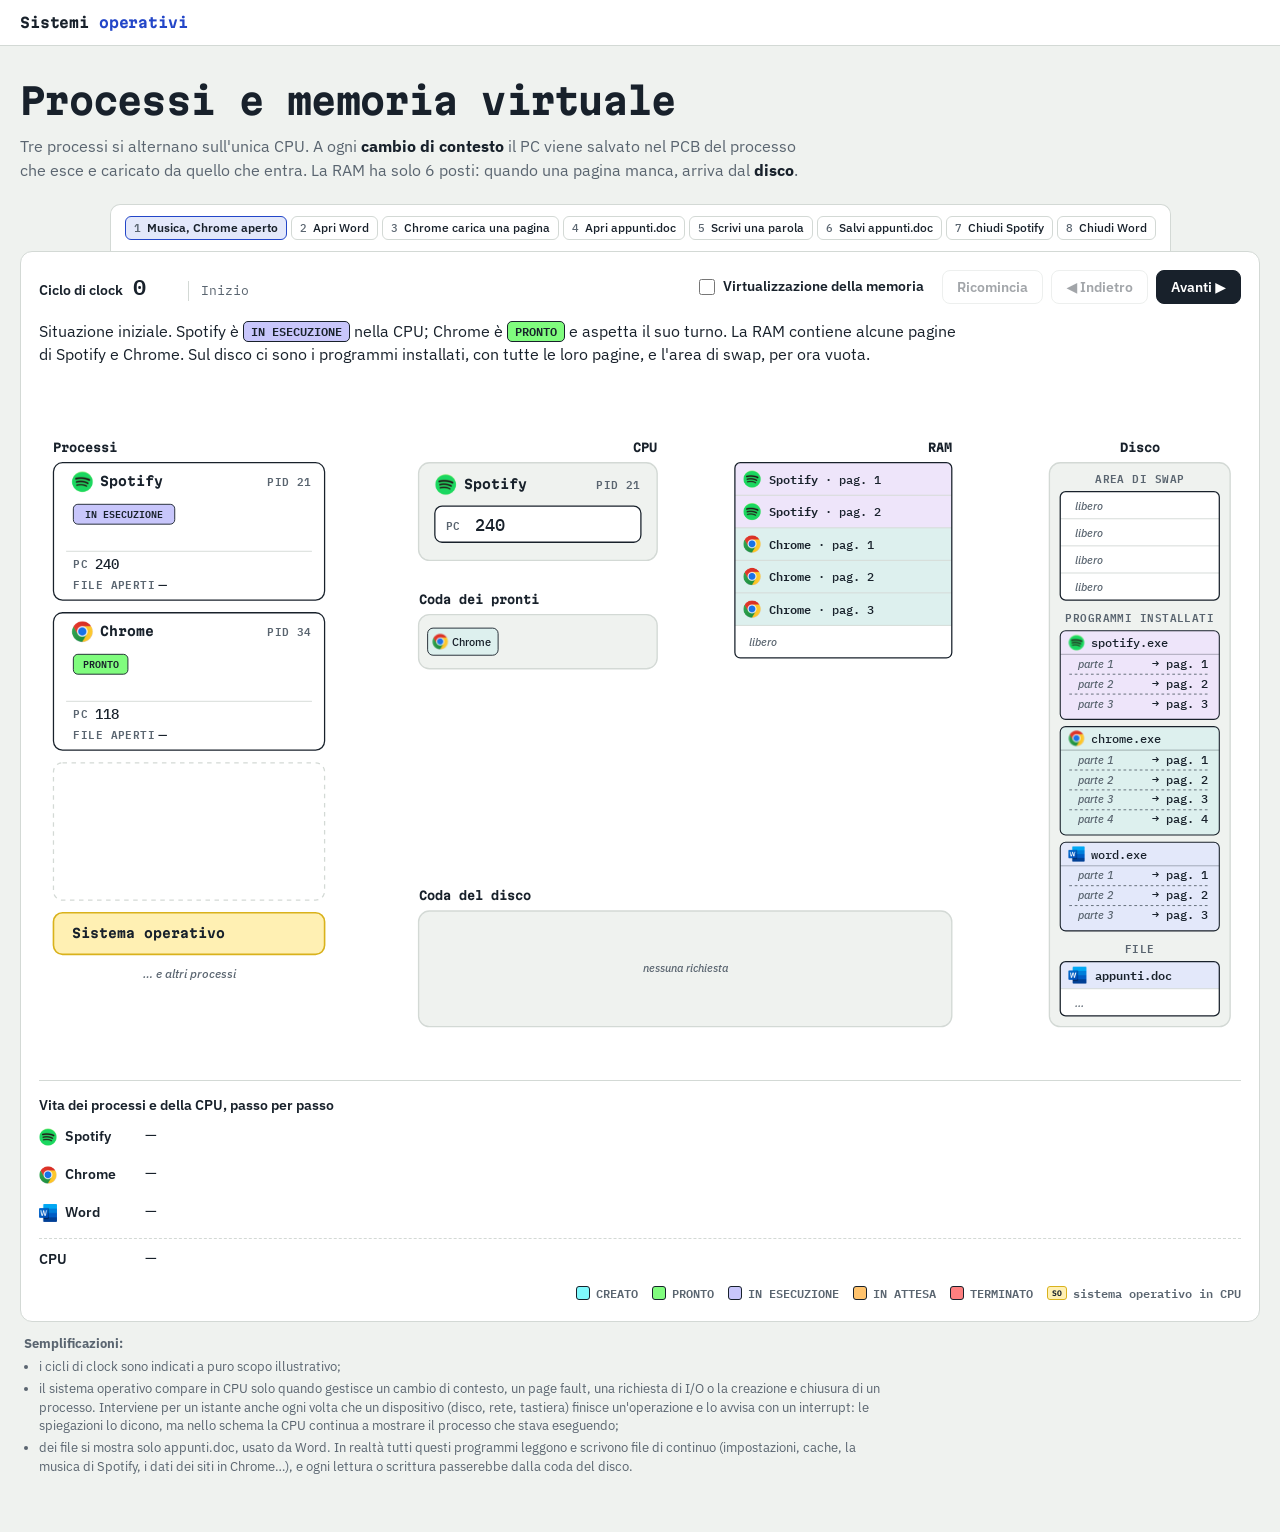
<file: processi.html>
<!doctype html>
<html lang="it">
<head>
<meta charset="utf-8">
<meta name="viewport" content="width=device-width, initial-scale=1">
<title>Processi e memoria virtuale</title>
<style>a.brand{color:inherit;text-decoration:none}a.brand:hover{color:var(--accent)}</style>

<link rel="preconnect" href="https://fonts.googleapis.com">
<link rel="preconnect" href="https://fonts.gstatic.com" crossorigin>
<link rel="stylesheet" href="https://fonts.googleapis.com/css2?family=Martian+Mono:wght@500;700&family=IBM+Plex+Sans:wght@400;500;600&family=IBM+Plex+Mono:wght@400;500;600&display=swap">
<style>
/* Layout: in alto i comandi e la descrizione del passo, sotto lo schema (PCB, CPU, code, RAM, disco), in fondo la vita di Word. */
:root {
  --paper: #EFF2EF; --card: #FFFFFF; --ink: #18212B; --muted: #5A6570; --line: #D3D9D5;
  --accent: #2346C8; --accent-soft: #E3E8FA; --k-soft: #E6E9E7;
  --rem: #B42F66; --rem-soft: #F8E1EA;
  /* stati (colori delle slide) */
  --s-creato: #7FF9FD; --s-pronto: #80FC7E; --s-esec: #C8C6FB; --s-attesa: #FFC36D; --s-term: #FE7F7F; --s-ink: #18212B;
  /* processi */
  --pw: #2346C8; --pw-soft: #E3E8FA;
  --ps: #7A3FC2; --ps-soft: #EEE5FA;
  --pc: #0D756E; --pc-soft: #DDF0EE;
  --os: #FFF0B3; --os-line: #D9B21C;
  --f-display: "Martian Mono", "IBM Plex Mono", ui-monospace, monospace;
  --f-body: "IBM Plex Sans", system-ui, -apple-system, "Segoe UI", sans-serif;
  --f-mono: "IBM Plex Mono", ui-monospace, "SFMono-Regular", Menlo, Consolas, monospace;
}
@media (prefers-color-scheme: dark) {
  :root:not([data-theme="light"]) {
    --paper: #11161B; --card: #192028; --ink: #E5EAEE; --muted: #98A3AE; --line: #2B343E;
    --accent: #8098FF; --accent-soft: #1F2848; --k-soft: #262E37; --rem: #F06E9F; --rem-soft: #3A1A28;
    --pw: #8098FF; --pw-soft: #1F2848; --ps: #B98CFF; --ps-soft: #2D2148; --pc: #4DC1B6; --pc-soft: #133330;
    --os: #3D3512; --os-line: #B8961A;
    color-scheme: dark;
  }
}
:root[data-theme="dark"] {
  --paper: #11161B; --card: #192028; --ink: #E5EAEE; --muted: #98A3AE; --line: #2B343E;
  --accent: #8098FF; --accent-soft: #1F2848; --k-soft: #262E37; --rem: #F06E9F; --rem-soft: #3A1A28;
  --pw: #8098FF; --pw-soft: #1F2848; --ps: #B98CFF; --ps-soft: #2D2148; --pc: #4DC1B6; --pc-soft: #133330;
  --os: #3D3512; --os-line: #B8961A;
  color-scheme: dark;
}
* { box-sizing: border-box; }
[hidden] { display: none !important; }
body { background: var(--paper); color: var(--ink); font-family: var(--f-body); font-size: 15px; line-height: 1.5; margin: 0; }

.topnav { position: sticky; top: env(safe-area-inset-top, 0px); z-index: 40; background: var(--card); border-bottom: 1px solid var(--line); }
.topnav-in { max-width: 1480px; margin: 0 auto; padding-inline: 20px; padding-block: 12px; display: flex; gap: 22px; align-items: center; }
.brand { font-family: var(--f-display); font-weight: 700; font-size: 14px; letter-spacing: -0.01em; white-space: nowrap; }
.brand i { font-style: normal; color: var(--accent); }

.wrap { max-width: 1480px; margin: 0 auto; padding-inline: 20px; padding-block: 28px 56px; display: grid; gap: 22px; }
header { display: grid; gap: 6px; }
h1 { font-family: var(--f-display); font-weight: 700; font-size: clamp(26px, 4vw, 36px); letter-spacing: -0.02em; margin: 0; text-wrap: balance; }
.lede { margin: 0; color: var(--muted); max-width: 80ch; font-size: 16px; }
.lede b { color: var(--ink); }
.viz { background: var(--card); border: 1px solid var(--line); border-radius: 12px; padding: 18px; display: grid; gap: 16px; min-width: 0; }

.stepbar { display: flex; flex-wrap: wrap; gap: 10px 16px; align-items: center; justify-content: space-between; }
.clock { display: flex; align-items: baseline; gap: 10px; }
.clk-l { font-weight: 600; font-size: 14px; }
.clock b { font-family: var(--f-mono); font-size: 22px; font-weight: 600; min-width: 3ch; font-variant-numeric: tabular-nums; color: var(--ink); }
.clock b.up { color: var(--rem); }
.clock .count { margin-left: 6px; padding-left: 12px; border-left: 1px solid var(--line); }
.count { font-family: var(--f-mono); font-size: 13px; color: var(--muted); font-variant-numeric: tabular-nums; white-space: nowrap; }
.nav { display: flex; gap: 8px; flex-wrap: wrap; align-items: center; }
.btn { font-family: var(--f-body); font-weight: 600; font-size: 14px; padding: 7px 14px; border-radius: 8px; background: var(--ink); color: var(--card); border: 1px solid var(--ink); cursor: pointer; white-space: nowrap; }
.btn:hover { background: var(--accent); border-color: var(--accent); }
.btn.ghost { background: var(--card); color: var(--ink); border-color: var(--line); }
.btn.ghost:hover { border-color: var(--accent); color: var(--accent); }
.btn:disabled, .btn:disabled:hover { opacity: .4; cursor: default; background: var(--ink); border-color: var(--ink); color: var(--card); }
.btn.ghost:disabled, .btn.ghost:disabled:hover { background: var(--card); color: var(--ink); border-color: var(--line); }
.btn:focus-visible { outline: 2px solid var(--accent); outline-offset: 2px; }

.desc { margin: 0; font-size: 15.5px; max-width: 92ch; min-height: 6.2em; }
.desc b { font-weight: 600; }
.osb { display: inline-block; font-family: var(--f-mono); font-size: 12px; font-weight: 700; line-height: 1.3; padding: 2px 7px; border-radius: 5px; background: var(--os); color: var(--ink); border: 1.5px solid var(--os-line); vertical-align: 1px; text-transform: uppercase; white-space: nowrap; }
.desc .v { font-family: var(--f-mono); font-weight: 600; color: var(--rem); }
@media (max-width: 700px) { .desc { min-height: 9.2em; } }
.machine { overflow-x: auto; min-width: 0; }
.machine svg { display: block; width: 100%; min-width: 760px; height: auto; }

.opt { margin-right: 10px; display: inline-flex; gap: 8px; align-items: center; font-size: 14px; font-weight: 600; cursor: pointer; justify-self: start; }
.opt input { width: 16px; height: 16px; accent-color: var(--accent); margin: 0; }
.stage { display: grid; gap: 14px; }
.vizwrap { display: grid; min-width: 0; }
.ua-t { font-family: var(--f-display); font-weight: 700; font-size: 11px; color: var(--muted); text-transform: uppercase; letter-spacing: .04em; white-space: nowrap; }
/* le azioni dell'utente: una linguetta attaccata sopra il riquadro principale */
.useracts { justify-self: center; max-width: calc(100% - 36px); display: flex; flex-wrap: wrap; align-items: center; gap: 6px 12px; padding: 11px 14px; background: var(--card); border: 1px solid var(--line); border-bottom: 0; border-radius: 10px 10px 0 0; }
.ulist { display: flex !important; flex-wrap: wrap; justify-content: center; gap: 4px !important; }
.ulist button { padding: 3px 8px !important; }
.ulist { list-style: none; margin: 0; padding: 0; display: grid; gap: 4px; align-content: start; }
.ulist button { width: 100%; text-align: left; display: grid; grid-template-columns: auto minmax(0, 1fr); gap: 2px 6px; align-items: baseline; padding: 4px 7px; border-radius: 6px; border: 1px solid var(--line); background: var(--card); color: var(--ink); font: 500 12px/1.3 var(--f-body); cursor: pointer; }
.ulist button:hover { border-color: var(--accent); }
.ulist button:focus-visible { outline: 2px solid var(--accent); outline-offset: 1px; }
.ulist .n { font-family: var(--f-mono); font-size: 10.5px; color: var(--muted); }
.ulist li.done button { color: var(--muted); }
.ulist li.now button { border-color: var(--accent); background: var(--accent-soft); color: var(--ink); font-weight: 600; }
.footnote { margin: -10px 0 0; font-size: 12.5px; color: var(--muted); padding-inline: 4px; display: grid; gap: 4px; max-width: 110ch; }
.footnote p { margin: 0; }
.footnote ul { margin: 0; padding-left: 1.2em; display: grid; gap: 3px; }
.life { display: grid; gap: 8px; padding-top: 14px; border-top: 1px solid var(--line); }
.life .lbl { font-weight: 600; font-size: 14px; }
.seq-l { margin-top: 6px; }
.cpuseq { display: flex; flex-wrap: wrap; gap: 2px; min-height: 28px; align-content: start; }
.cpuseq .q { position: relative; width: 21px; height: 21px; border-radius: 5px; border: 1px solid var(--line); display: grid; place-items: center; background: var(--card); }
.cpuseq .q img { width: 14px; height: 14px; }
.cpuseq .q.os { background: var(--os); border-color: var(--os-line); font: 700 9.5px var(--f-mono); color: var(--ink); }
.cpuseq .q .irq { position: absolute; top: -3px; right: -3px; width: 9px; height: 9px; border-radius: 50%; background: var(--os); border: 1.5px solid var(--os-line); }
.seq-key { font-size: 12.5px; font-weight: 400; color: var(--muted); margin-left: 12px; display: inline-flex; gap: 6px; align-items: center; }
.seq-key i { display: inline-block; width: 9px; height: 9px; border-radius: 50%; background: var(--os); border: 1.5px solid var(--os-line); }
.legend { justify-self: end; display: flex; flex-wrap: wrap; gap: 6px 14px; align-items: center; font: 600 11.5px var(--f-mono); color: var(--muted); }
.legend span { display: inline-flex; align-items: center; gap: 6px; }
.legend .q { width: 14px; height: 14px; border-radius: 3px; border: 1px solid #18212B; display: inline-grid; place-items: center; font-size: 7px; }
.legend .q.os { width: 20px; border-color: var(--os-line); background: var(--os); color: var(--ink); font-size: 8px; }
.legend .dot { width: 9px; height: 9px; border-radius: 50%; background: var(--os); border: 1.5px solid var(--os-line); }
.cpuseq .q.st { border-color: #18212B; }
.cpuseq .q.creato, .legend .q.creato { background: var(--s-creato); }
.cpuseq .q.pronto, .legend .q.pronto { background: var(--s-pronto); }
.cpuseq .q.esec, .legend .q.esec { background: var(--s-esec); }
.cpuseq .q.attesa, .legend .q.attesa { background: var(--s-attesa); }
.cpuseq .q.term, .legend .q.term { background: var(--s-term); }
.cpuseq .q.blank { border-color: transparent; background: transparent; }
.cpurow { padding-top: 8px; border-top: 1px dashed var(--line); }
.lives { display: grid; gap: 10px; }
.lrow { display: grid; grid-template-columns: 96px minmax(0, 1fr); gap: 10px; align-items: start; }
.lname { display: flex; gap: 8px; align-items: center; font-weight: 600; font-size: 14px; padding-top: 2px; }
.lname img { width: 18px; height: 18px; }
.chain { display: flex; flex-wrap: wrap; gap: 6px 4px; align-items: center; min-height: 26px; align-content: start; }
.st { display: inline-block; font-family: var(--f-mono); font-size: 12px; font-weight: 600; line-height: 1.3; padding: 2px 7px; border-radius: 5px; color: var(--s-ink); border: 1px solid var(--s-ink); vertical-align: 1px; white-space: nowrap; }
.chain .st.now { box-shadow: 0 0 0 2px var(--rem); }
.chain .ar { color: var(--muted); font-size: 13px; }
.chain .none { color: var(--muted); font-size: 13.5px; }
.creato { background: var(--s-creato); } .pronto { background: var(--s-pronto); } .esec { background: var(--s-esec); } .attesa { background: var(--s-attesa); } .term { background: var(--s-term); }

/* SVG */
.m-card { fill: var(--card); stroke: var(--ink); stroke-width: 1.4; }
.m-card.ghost { fill: none; stroke: var(--line); stroke-dasharray: 5 5; }
.m-card.chg { stroke: var(--rem); stroke-width: 2.6; }
.dim { opacity: .55; }
.m-area { fill: var(--paper); stroke: var(--line); stroke-width: 1.5; }
.m-area.chg { stroke: var(--rem); stroke-width: 2.4; }
.m-title { font: 700 13px var(--f-display); fill: var(--ink); }
.m-name { font: 700 14px var(--f-display); fill: var(--ink); }
.m-lbl { font: 600 12px var(--f-mono); fill: var(--muted); letter-spacing: .04em; }
.m-txt { font: 500 13px var(--f-body); fill: var(--ink); }
.m-mut { font: italic 500 12.5px var(--f-body); fill: var(--muted); }
.m-val { font: 500 15px var(--f-mono); fill: var(--ink); }
.m-big { font: 500 19px var(--f-mono); fill: var(--ink); }
.m-badge-t { font: 600 11.5px var(--f-mono); fill: var(--s-ink); }
.b-creato { fill: var(--s-creato); } .b-pronto { fill: var(--s-pronto); } .b-esec { fill: var(--s-esec); } .b-attesa { fill: var(--s-attesa); } .b-term { fill: var(--s-term); }
.f-W { fill: var(--pw); } .f-S { fill: var(--ps); } .f-C { fill: var(--pc); }
.s-W { fill: var(--pw-soft); } .s-S { fill: var(--ps-soft); } .s-C { fill: var(--pc-soft); }
.m-os { fill: var(--os); stroke: var(--os-line); stroke-width: 1.8; }
.m-os-t { font: 700 14px var(--f-display); fill: var(--ink); }
.m-os-s { font: italic 500 13px var(--f-body); fill: var(--ink); }
.m-irq { font: 600 12.5px var(--f-body); fill: var(--ink); }
.m-dq-t { font: 500 13px var(--f-body); fill: var(--ink); }
.m-dq-tag { font: 600 11.5px var(--f-mono); fill: var(--accent); }
.m-more { font: italic 500 13px var(--f-body); fill: var(--muted); }
.m-mmu-row.hit { fill: var(--accent-soft); }
.m-mmu-row.miss { fill: var(--rem-soft); }
.m-mmu-t { font: 500 13px var(--f-mono); fill: var(--ink); }
.m-mmu-t.miss { fill: var(--rem); font-weight: 700; }
.m-fr { font: 500 11.5px var(--f-mono); fill: var(--muted); }
.m-ram { fill: var(--card); stroke: var(--ink); stroke-width: 1.4; }
.m-sep { stroke: var(--line); stroke-width: 1; }
.m-row.chg { stroke: var(--rem); stroke-width: 2.4; }
.m-page { font: 500 13px var(--f-mono); fill: var(--ink); }
.m-free { font: italic 500 12.5px var(--f-body); fill: var(--muted); }
.m-halo { fill: none; stroke: var(--card); stroke-width: 7; stroke-linecap: round; stroke-linejoin: round; }
.m-arrow { fill: none; stroke: var(--accent); stroke-width: 2.4; stroke-linecap: round; stroke-linejoin: round; }
.m-arrow.miss { stroke: var(--rem); }
.m-head { fill: var(--accent); }
.m-head.miss { fill: var(--rem); }
.m-pill rect { fill: var(--accent); }
.m-pill.miss rect { fill: var(--rem); }
.m-pill text { font: 600 12.5px var(--f-mono); fill: var(--card); }
</style>

<nav class="topnav" aria-label="Pagina">
  <div class="topnav-in"><a class="brand" href="./" title="Torna all\'indice">Sistemi <i>operativi</i></a></div>
</nav>

<main class="wrap">
  <header>
    <h1>Processi e memoria virtuale</h1>
    <p class="lede">Tre processi si alternano sull'unica CPU. A ogni <b>cambio di contesto</b> il PC viene salvato nel PCB del processo che esce e caricato da quello che entra. La RAM ha solo 6 posti: quando una pagina manca, arriva dal <b>disco</b>.</p>
  </header>
  <div class="vizwrap">
  <nav class="useracts" aria-label="Cosa fa l'utente">
    <ol class="ulist" id="ulist"></ol>
  </nav>
  <div class="viz">
    <div class="stepbar">
      <div class="clock"><span class="clk-l">Ciclo di clock</span><b id="clk">0</b><span class="count" id="count"></span></div>
      <div class="nav">
        <label class="opt"><input type="checkbox" id="mmu"> Virtualizzazione della memoria</label>
        <button class="btn ghost" type="button" id="first">Ricomincia</button>
        <button class="btn ghost" type="button" id="prev">◀ Indietro</button>
        <button class="btn" type="button" id="next">Avanti ▶</button>
      </div>
    </div>
    <p class="desc" id="desc" aria-live="polite"></p>
    <div class="stage">
      <div class="machine"><svg id="svg" role="img" aria-label="Processi, CPU, RAM e disco"></svg></div>
    </div>
    <div class="life">
      <span class="lbl">Vita dei processi e della CPU, passo per passo</span>
      <div class="lives" id="life"></div>
      <div class="legend">
        <span><b class="q creato"></b>CREATO</span><span><b class="q pronto"></b>PRONTO</span><span><b class="q esec"></b>IN ESECUZIONE</span>
        <span><b class="q attesa"></b>IN ATTESA</span><span><b class="q term"></b>TERMINATO</span>
        <span><b class="q os">SO</b>sistema operativo in CPU</span>
      </div>
    </div>
  </div>
  </div>
  <div class="footnote">
    <p><b>Semplificazioni:</b></p>
    <ul>
      <li>i cicli di clock sono indicati a puro scopo illustrativo;</li>
      <li>il sistema operativo compare in CPU solo quando gestisce un cambio di contesto, un page fault, una richiesta di I/O o la creazione e chiusura di un processo. Interviene per un istante anche ogni volta che un dispositivo (disco, rete, tastiera) finisce un'operazione e lo avvisa con un interrupt: le spiegazioni lo dicono, ma nello schema la CPU continua a mostrare il processo che stava eseguendo;</li>
      <li>dei file si mostra solo appunti.doc, usato da Word. In realtà tutti questi programmi leggono e scrivono file di continuo (impostazioni, cache, la musica di Spotify, i dati dei siti in Chrome…), e ogni lettura o scrittura passerebbe dalla coda del disco.</li>
    </ul>
  </div>
</main>

<script>
(function () {
  'use strict';
  var $ = function (id) { return document.getElementById(id); };
  var NS = 'http://www.w3.org/2000/svg';
  var REDUCED = window.matchMedia && window.matchMedia('(prefers-reduced-motion: reduce)').matches;
  function esc(s) { return String(s).replace(/&/g, '&amp;').replace(/</g, '&lt;'); }
  function V(x) { return '<span class="v">' + x + '</span>'; }
  function SB(st) { return '<span class="st ' + st + '">' + ST[st] + '</span>'; }

  var P = {
    S: { name: 'Spotify', pid: 21 },
    C: { name: 'Chrome', pid: 34 },
    W: { name: 'Word', pid: 52 }
  };
  var ORDER = ['S', 'C', 'W'];
  // icone ritagliate dalle slide del corso
  var LOGO = { S: '[data-uri]', C: '[data-uri]', W: '[data-uri]' };
  function logo(p, x, y, sz) { return '<image href="' + LOGO[p] + '" x="' + x + '" y="' + y + '" width="' + sz + '" height="' + sz + '" preserveAspectRatio="xMidYMid meet"/>'; }
  var STS = { creato: 'CREATO', pronto: 'PRONTO', esec: 'ESEC.', attesa: 'ATTESA', term: 'TERM.' };
  var ST = { creato: 'CREATO', pronto: 'PRONTO', esec: 'IN ESECUZIONE', attesa: 'IN ATTESA', term: 'TERMINATO' };

  /* ---------- Scenario ---------- */
  var M = {
    procs: {
      S: { st: 'esec', pc: 240, r: [5, 9], why: '', files: [] },
      C: { st: 'pronto', pc: 118, r: [2, 4], why: '', files: [] },
      W: { st: null, pc: 0, r: [0, 0], why: '', files: [] }
    },
    cpu: 'S', cpc: 240, cr: [5, 9],
    ready: ['C'],
    ram: [['S', 1], ['S', 2], ['C', 1], ['C', 2], ['C', 3], null],
    prog: [['S', 1], ['S', 2], ['S', 3], ['C', 1], ['C', 2], ['C', 3], ['C', 4], ['W', 1], ['W', 2], ['W', 3]],
    swap: [null, null, null, null],
    dq: []
  };
  var steps = [];
  var M0prog = null;
  function clone(o) { return JSON.parse(JSON.stringify(o)); }
  // ogni passo dura almeno un ciclo di clock; quando la CPU esegue, un'istruzione per ciclo
  var clk = 0;
  function push(desc, arrows, chg, cyc) {
    if (steps.length) clk += cyc || 1;
    var s = clone(M); s.desc = desc; s.arrows = arrows || []; s.chg = chg || {}; s.clk = clk; steps.push(s);
  }
  function nm(p) { return P[p].name; }
  function pg(p, n) { return nm(p) + ' pag. ' + n; }

  function exec(dpc, dr, desc, arrows) {
    M.cpc += dpc;
    push(desc, arrows, { cpu: 1 }, dpc);
  }
  // il sistema operativo prende la CPU e salva il contesto del processo che esce
  function save(st, why, osdo, desc, reqs, later) {
    var p = M.cpu, c = {}; c['proc:' + p] = 1; c.cpu = 1;
    var pr = M.procs[p]; pr.pc = M.cpc; pr.st = st; pr.why = why || '';
    if (st === 'pronto' && !later) { M.ready.push(p); c.ready = 1; }
    if (st === 'attesa') c.wait = 1;
    M.cpu = 'OS'; M.osdo = osdo;
    if (reqs) { reqs.forEach(function (r) { M.dq.push(r); }); c.dq = 1; }
    push(desc, [{ k: 'cpu-pcb', p: p, label: 'PC ' + pr.pc }], c, 3);
  }
  // lo scheduler sceglie il primo della coda e gli passa la CPU
  function load(desc) {
    var p = M.ready.shift(), pr = M.procs[p], c = { cpu: 1, ready: 1 }; c['proc:' + p] = 1;
    pr.st = 'esec'; M.cpu = p; M.cpc = pr.pc; M.osdo = '';
    c.mmu = 1;
    push(desc, [{ k: 'pcb-cpu', p: p, label: 'PC ' + pr.pc }], c, 2);
    steps[steps.length - 1].kind = 'load'; steps[steps.length - 1].kp = p;
  }
  function ask(n, desc) {
    var p = M.cpu, f = -1;
    M.ram.forEach(function (x, i) { if (x && x[0] === p && x[1] === n) f = i; });
    push(desc, [{ k: 'cpu-ram', frame: f, page: n, label: 'pag. ' + n + (f < 0 ? ' ?' : ''), miss: f < 0 }], {});
    steps[steps.length - 1].kind = 'ask'; steps[steps.length - 1].look = { p: p, n: n, f: f };
  }
  function moveIn(p, n, frame, desc, wake) {
    // la pagina arriva dall'area di swap (e lì si libera) oppure dal file del programma (e lì resta)
    var area = 'swap', slot = -1;
    M.swap.forEach(function (x, i) { if (x && x[0] === p && x[1] === n) slot = i; });
    if (slot < 0) { area = 'prog'; M.prog.forEach(function (x, i) { if (x[0] === p && x[1] === n) slot = i; }); }
    var c = {}; c['ram:' + frame] = 1; c[area + ':' + slot] = 1;
    if (area === 'swap') M.swap[slot] = null;
    M.ram[frame] = [p, n]; M.dq.shift(); c.dq = 1;
    if (wake) { var pr = M.procs[p]; pr.st = 'pronto'; pr.why = ''; M.ready.push(p); c['proc:' + p] = 1; c.ready = 1; c.wait = 1; }
    desc += wake ? ' Finita la copia, il disco avvisa il ' + SO + ', che aggiorna la tabella delle pagine e rimette ' + nm(p) + ' tra i ' + SB('pronto') + '.'
                 : ' Finita la copia, il disco avvisa il ' + SO + ', che aggiorna la tabella delle pagine.';
    push(desc, [{ k: 'disk-ram', area: area, slot: slot, frame: frame, label: nm(p) + '\npag. ' + n }], c);
  }
  function moveOut(frame, desc) {
    var x = M.ram[frame], slot = M.swap.indexOf(null), c = {}; c['ram:' + frame] = 1; c['swap:' + slot] = 1;
    M.swap[slot] = x; M.ram[frame] = null; M.dq.shift(); c.dq = 1;
    desc += ' Finita la scrittura, il disco avvisa il ' + SO + ', che aggiorna le tabelle e fa partire la richiesta successiva.';
    push(desc, [{ k: 'ram-disk', area: 'swap', slot: slot, frame: frame, label: nm(x[0]) + '\npag. ' + x[1] }], c);
  }
  // appunti.doc: dal disco (zona dei file) alla RAM e ritorno
  function fileIn(frame, desc) {
    var c = { 'file:0': 1, dq: 1, 'proc:W': 1, ready: 1 }; c['ram:' + frame] = 1;
    M.ram[frame] = ['W', 'doc']; M.dq.shift();
    var pr = M.procs.W; pr.st = 'pronto'; pr.why = ''; M.ready.push('W');
    desc += ' Finita la copia, il disco avvisa il ' + SO + ', che rimette Word tra i ' + SB('pronto') + '.';
    push(desc, [{ k: 'disk-ram', area: 'file', slot: 0, frame: frame, label: 'appunti\n.doc' }], c);
  }
  function fileOut(frame, desc) {
    var c = { 'file:0': 1, dq: 1, 'proc:W': 1, ready: 1 };
    M.dq.shift();
    var pr = M.procs.W; pr.st = 'pronto'; pr.why = ''; M.ready.push('W');
    desc += ' Finita la scrittura, il disco avvisa il ' + SO + ', che rimette Word tra i ' + SB('pronto') + '.';
    push(desc, [{ k: 'ram-disk', area: 'file', slot: 0, frame: frame, label: 'appunti\n.doc' }], c);
  }
  function wake(p, desc, disk) {
    var pr = M.procs[p], c = { ready: 1, wait: 1 }; c['proc:' + p] = 1;
    if (disk) { M.dq.shift(); c.dq = 1; }
    pr.st = 'pronto'; pr.why = ''; M.ready.push(p);
    push(desc, [], c);
  }
  var SO = '<span class="osb">sistema operativo</span>';
  // azioni dell'utente, per la barra laterale
  var USER = [];
  function user(t) { USER.push({ t: t, step: steps.length }); }
  function term(p, desc) {
    var c = { cpu: 1 }; c['proc:' + p] = 1;
    M.procs[p].st = 'term'; M.procs[p].files = []; M.cpu = 'OS'; M.osdo = 'chiude ' + nm(p);
    M.ram.forEach(function (x, i) { if (x && x[0] === p) { M.ram[i] = null; c['ram:' + i] = 1; } });
    M.swap.forEach(function (x, i) { if (x && x[0] === p) { M.swap[i] = null; c['swap:' + i] = 1; } });
    push(desc, [], c, 3);
  }

  user('Musica, Chrome aperto');
  push('Situazione iniziale. Spotify è ' + SB('esec') + ' nella CPU; Chrome è ' + SB('pronto') + ' e aspetta il suo turno. La RAM contiene alcune pagine di Spotify e Chrome. Sul disco ci sono i programmi installati, con tutte le loro pagine, e l\'area di swap, per ora vuota.', [], {});
  exec(6, [], 'Spotify è in esecuzione: la CPU esegue le sue istruzioni e il PC avanza da 240 a ' + V(246) + '.');
  user('Apri Word');
  save('pronto', '', 'gestisce il doppio clic', 'L\'utente fa <b>doppio clic su Word</b>. Un interrupt avvisa il ' + SO + ', che prende la CPU: salva il PC di Spotify (' + V(246) + ') nel suo PCB. Spotify è ' + SB('pronto') + '.', null, true);
  (function () { M.procs.W.st = 'creato'; M.osdo = 'crea il processo Word'; push('Il ' + SO + ' crea il processo Word (PID 52) e il suo PCB. Word è ' + SB('creato') + '. Nessuna pagina di Word è ancora in RAM: sono tutte nel programma installato sul disco.', [], { 'proc:W': 1, cpu: 1 }, 3); })();
  (function () { M.procs.W.st = 'pronto'; M.ready.push('W'); M.ready.push('S'); push('Word è ' + SB('pronto') + ' ed entra nella coda dei pronti. Anche Spotify torna in coda, dietro a Word.', [{ k: 'pcb-queue', p: 'W', label: 'Word' }], { 'proc:W': 1, ready: 1 }); })();
  load('Lo scheduler del ' + SO + ' sceglie Chrome, il primo della coda: carica il suo PC (' + V(118) + ') dal PCB e gli lascia la CPU. Chrome è ' + SB('esec') + '.');
  exec(3, [], 'Chrome esegue le sue istruzioni: il PC avanza a ' + V(121) + '.');
  ask(4, 'Chrome ha bisogno della sua <b>pagina 4</b>, ma la pagina non è in RAM: è solo nel programma installato sul disco. È un <b>page fault</b>.');
  save('attesa', 'pagina 4', 'gestisce il page fault', 'Il page fault interrompe Chrome e il ' + SO + ' prende la CPU: salva il PC di Chrome (' + V(121) + ') nel PCB, lo mette ' + SB('attesa') + ' e aggiunge la lettura della pagina 4 alla coda del disco.', [{ p: 'C', t: 'pag. 4 → RAM' }]);
  load('Lo scheduler sceglie Word, il primo della coda. È la prima volta che va in esecuzione, quindi il suo PC vale ' + V(0) + '.');
  ask(1, 'Word ha bisogno della sua <b>pagina 1</b>, ma nessuna pagina di Word è ancora in RAM: un altro <b>page fault</b>.');
  save('attesa', 'pagina 1', 'gestisce il page fault', 'Il ' + SO + ' prende di nuovo la CPU: salva il PC di Word nel PCB, lo mette ' + SB('attesa') + '. La RAM si sta riempiendo: nella coda del disco aggiunge due richieste, liberare un posto e leggere la pagina 1.', [{ p: 'C', t: 'pag. 1 → swap' }, { p: 'W', t: 'pag. 1 → RAM' }]);
  load('Lo scheduler sceglie Spotify. Riprende esattamente da dove si era fermato: il PC caricato dal PCB vale ' + V(246) + '.');
  moveIn('C', 4, 5, 'Intanto il disco serve la prima richiesta della coda: copia la <b>pagina 4 di Chrome</b> dal programma installato nell\'unico posto libero della RAM, senza usare la CPU: nel programma la pagina resta.', true);
  moveOut(2, 'Ora la RAM è piena. Il disco serve la richiesta successiva: sposta nell\'area di swap una pagina che non serve da un po\', ' + V('Chrome pag. 1') + '.');
  moveIn('W', 1, 2, 'Al suo posto arriva la <b>pagina 1 di Word</b>, copiata dal programma installato.', true);
  exec(6, [], 'Spotify continua a eseguire: il PC avanza a ' + V(252) + '.');
  save('pronto', '', 'cambio di contesto', '<b>Cambio di contesto.</b> Il turno di Spotify finisce: il ' + SO + ' prende la CPU, salva il PC (' + V(252) + ') nel PCB di Spotify e lo rimette in coda.');
  load('Lo scheduler sceglie Chrome: riprende da PC ' + V(121) + ', proprio dall\'istruzione che aveva bisogno della pagina 4.');
  ask(4, 'Questa volta la pagina 4 di Chrome è in RAM: Chrome la legge e può proseguire.');
  exec(9, [], 'Chrome esegue altre istruzioni: il PC avanza a ' + V(130) + '.');
  user('Chrome carica una pagina');
  save('attesa', 'dati dalla rete', 'avvia l\'I/O di rete', 'Chrome chiede una pagina web: il ' + SO + ' prende la CPU, avvia la richiesta in rete, salva il PC di Chrome e lo mette ' + SB('attesa') + '.');
  load('Lo scheduler sceglie Word: carica il suo PC (' + V(0) + ') dal PCB. Ora la pagina 1 è in RAM.');
  user('Apri appunti.doc');
  exec(14, [], 'L\'utente apre <b>appunti.doc</b>: il PC di Word avanza a ' + V(14) + ' e Word chiede al ' + SO + ' di aprire il file.');
  (function () { M.procs.W.files = ['appunti.doc']; })();
  save('attesa', 'lettura file', 'apre il file', 'Il ' + SO + ' prende la CPU e registra appunti.doc nella lista dei file aperti del PCB di Word. Per leggere il file serve un posto in RAM: nella coda del disco aggiunge due richieste, liberare un posto e leggere il file. Word passa ' + SB('attesa') + '.', [{ p: 'C', t: 'pag. 3 → swap' }, { p: 'W', t: 'appunti.doc → RAM' }]);
  load('Lo scheduler sceglie Spotify, l\'unico processo pronto: riprende da PC ' + V(252) + '.');
  moveOut(4, 'Il disco serve la prima richiesta: sposta nell\'area di swap ' + V('Chrome pag. 3') + ', che non serve da un po\'.');
  fileIn(4, 'Poi copia <b>appunti.doc</b> dalla zona dei file nel posto liberato: il contenuto del file ora è in RAM, dove Word può leggerlo e modificarlo.');
  exec(8, [], 'Spotify continua a eseguire: il PC avanza a ' + V(260) + '.');
  save('pronto', '', 'cambio di contesto', '<b>Cambio di contesto.</b> Il turno di Spotify finisce: il ' + SO + ' prende la CPU e salva il PC (' + V(260) + ') nel PCB di Spotify.');
  load('Lo scheduler sceglie Word: riprende da PC ' + V(14) + '.');
  exec(4, [], 'Word mostra il contenuto di appunti.doc: il PC avanza a ' + V(18) + '. Ora non ha altro da fare finché l\'utente non scrive qualcosa.');
  save('attesa', 'tastiera', 'aspetta un tasto per Word', 'Word chiede al ' + SO + ' il prossimo tasto premuto. Il ' + SO + ' prende la CPU, salva il PC di Word e lo mette ' + SB('attesa') + ' finché l\'utente non preme un tasto.');
  load('Lo scheduler sceglie Spotify: riprende da PC ' + V(260) + '.');
  user('Scrivi una parola');
  wake('W', 'L\'utente scrive una parola: la tastiera avvisa il ' + SO + ', che rimette Word tra i ' + SB('pronto') + '.');
  exec(2, [], 'Spotify continua a eseguire: il PC avanza a ' + V(262) + '.');
  save('pronto', '', 'cambio di contesto', '<b>Cambio di contesto.</b> Il turno di Spotify finisce: il ' + SO + ' prende la CPU e salva il PC (' + V(262) + ') nel PCB di Spotify.');
  load('Lo scheduler sceglie Word: riprende da PC ' + V(18) + '.');
  exec(6, [], 'Word riceve la parola scritta dall\'utente: il PC avanza a ' + V(24) + '.');
  ask(2, 'Per inserire la parola nel documento Word ha bisogno della sua <b>pagina 2</b>, che non è ancora in RAM: <b>page fault</b>.');
  save('attesa', 'pagina 2', 'gestisce il page fault', 'Il ' + SO + ' salva il PC di Word e lo mette ' + SB('attesa') + '. La RAM è piena: nella coda del disco aggiunge due richieste, liberare un posto e leggere la pagina 2 di Word.', [{ p: 'S', t: 'pag. 1 → swap' }, { p: 'W', t: 'pag. 2 → RAM' }]);
  load('Lo scheduler sceglie Spotify: riprende da PC ' + V(262) + '.');
  moveOut(0, 'Il disco serve la prima richiesta: sposta nell\'area di swap una pagina che non serve da un po\', ' + V('Spotify pag. 1') + '.');
  moveIn('W', 2, 0, 'Al suo posto arriva la <b>pagina 2 di Word</b>, copiata dal programma installato.', true);
  exec(2, [], 'Spotify continua a eseguire: il PC avanza a ' + V(264) + '.');
  ask(1, 'Ora Spotify ha bisogno proprio della sua <b>pagina 1</b>, che poco fa è finita nell\'area di swap: <b>page fault</b>.');
  save('attesa', 'pagina 1', 'gestisce il page fault', 'Il ' + SO + ' salva il PC di Spotify (' + V(264) + ') e lo mette ' + SB('attesa') + '. Nella coda del disco aggiunge due richieste: liberare un posto e riportare la pagina 1 dallo swap.', [{ p: 'S', t: 'pag. 2 → swap' }, { p: 'S', t: 'pag. 1: swap → RAM' }]);
  load('Lo scheduler sceglie Word: riprende da PC ' + V(24) + ', con la pagina 2 ora in RAM.');
  wake('C', 'Sono arrivati i dati dalla rete per Chrome: la scheda di rete avvisa il ' + SO + ', che rimette Chrome tra i ' + SB('pronto') + '.');
  moveOut(1, 'Intanto il disco sposta nell\'area di swap ' + V('Spotify pag. 2') + ' per fare spazio.');
  moveIn('S', 1, 1, 'Poi riporta la <b>pagina 1 di Spotify</b> dall\'area di swap in RAM: il suo posto nello swap si libera.', true);
  (function () { M.cpc += 6; push('Word inserisce la parola nella copia di appunti.doc che sta in RAM: il PC avanza a ' + V(30) + '. Il file sul disco per ora non cambia.', [], { cpu: 1, 'ram:4': 1 }, 6); })();
  user('Salvi appunti.doc');
  exec(5, [], 'L\'utente <b>salva appunti.doc</b>: il PC di Word avanza a ' + V(35) + ' e Word chiede di riscrivere il file sul disco.');
  save('attesa', 'salvataggio file', 'accoda il salvataggio', 'Il ' + SO + ' prende la CPU e aggiunge alla coda del disco la scrittura di appunti.doc. Word passa ' + SB('attesa') + ' finché il salvataggio non termina.', [{ p: 'W', t: 'appunti.doc → disco' }]);
  load('Lo scheduler sceglie Chrome: riprende da PC ' + V(130) + ' con i dati arrivati dalla rete.');
  fileOut(4, 'Il disco copia la versione modificata di appunti.doc dalla RAM nel file sul disco: ora anche il file contiene la parola scritta. La copia in RAM resta.');
  exec(6, [], 'Chrome mostra la pagina web: il PC avanza a ' + V(136) + '.');
  save('pronto', '', 'cambio di contesto', '<b>Cambio di contesto.</b> Il turno di Chrome finisce: il ' + SO + ' prende la CPU e salva il PC (' + V(136) + ') nel PCB di Chrome.');
  load('Lo scheduler sceglie Spotify: riprende da PC ' + V(264) + ', con la pagina 1 di nuovo in RAM.');
  user('Chiudi Spotify');
  term('S', 'L\'utente chiude Spotify: il processo è ' + SB('term') + '. Il ' + SO + ' prende la CPU e libera i posti occupati dalle pagine di Spotify in RAM e nell\'area di swap. Il programma Spotify sul disco resta: è sempre installato.');
  load('Lo scheduler sceglie Word: riprende da PC ' + V(35) + '.');
  user('Chiudi Word');
  term('W', 'L\'utente chiude Word: il processo è ' + SB('term') + '. Il ' + SO + ' chiude appunti.doc, che sparisce dalla lista dei file aperti, e libera i posti occupati in RAM dalle pagine di Word e dalla copia del file. Sul disco restano il programma Word e il file appunti.doc salvato.');
  load('Lo scheduler sceglie Chrome, l\'unico processo rimasto: riprende da PC ' + V(136) + '.');

  /* ---------- Geometria ---------- */
  var W = 1330, H = 700, MMU = false, PAGES = { S: 3, C: 4, W: 3 };
  var CARD = { x: 16, w: 300, h: 152, gap: 14, y0: 34 };
  var CPU = { x: 420, y: 34, w: 264, h: 108 };
  var Q = { x: 420, y: 202, w: 264, h: 60 };
  var MB = { x: 770, y: 306, w: 240, h: 130 };
  function geom() {}
  var RAM = { x: 770, y: 34, w: 240, rh: 36, n: 6 };
  var SWP = { x: 1130, y: 66, w: 176, rh: 30, n: 4 };
  var PRG = { x: 1130, y: 220, w: 176, rh: 30, n: 10 };
  // i programmi sono file: ogni file è diviso in parti grandi una pagina
  var FILES = [{ p: 'S', name: 'spotify.exe' }, { p: 'C', name: 'chrome.exe' }, { p: 'W', name: 'word.exe' }];
  var FH = 26, FR = 22, FGAP = 8;
  function progLayout() {
    var y = PRG.y, out = { files: [], rows: {} };
    FILES.forEach(function (f) {
      var n = PAGES[f.p], h = FH + n * FR + 6;
      out.files.push({ f: f, y: y, h: h });
      for (var k = 1; k <= n; k++) out.rows[f.p + k] = y + FH + (k - 1) * FR;
      y += h + FGAP;
    });
    out.bottom = y - FGAP;
    return out;
  }
  var PL = progLayout();
  M0prog = M.prog;
  var FIL = { x: 1130, y: PL.bottom + 34, w: 176, rh: 30, n: 2 };
  var DBOX = { x: 1118, y: 34, w: 200, h: FIL.y + FIL.n * FIL.rh + 12 - 34 };
  function cardY(p) { return CARD.y0 + ORDER.indexOf(p) * (CARD.h + CARD.gap); }
  function ramY(i) { return RAM.y + i * RAM.rh; }
  function dskY(area, i) { if (area === 'swap') return SWP.y + i * SWP.rh + SWP.rh / 2; if (area === 'file') return FIL.y + i * FIL.rh + FIL.rh / 2; var x = M0prog[i]; return PL.rows[x[0] + x[1]] + FR / 2; }

  function poly(pts, r) {
    r = r || 10;
    var d = 'M' + pts[0][0] + ',' + pts[0][1];
    for (var i = 1; i < pts.length - 1; i++) {
      var p = pts[i - 1], c = pts[i], n = pts[i + 1];
      var l1 = Math.hypot(c[0] - p[0], c[1] - p[1]), l2 = Math.hypot(n[0] - c[0], n[1] - c[1]);
      if (l1 < 0.5 || l2 < 0.5) { d += ' L' + c[0] + ',' + c[1]; continue; }
      var rr = Math.min(r, l1 / 2, l2 / 2);
      if (i === pts.length - 2) rr = Math.max(0, Math.min(rr, l2 - 20));
      var a = [c[0] - (c[0] - p[0]) / l1 * rr, c[1] - (c[1] - p[1]) / l1 * rr];
      var b = [c[0] + (n[0] - c[0]) / l2 * rr, c[1] + (n[1] - c[1]) / l2 * rr];
      d += ' L' + a[0] + ',' + a[1] + ' Q' + c[0] + ',' + c[1] + ' ' + b[0] + ',' + b[1];
    }
    var e = pts[pts.length - 1];
    return d + ' L' + e[0] + ',' + e[1];
  }
  // Collegamento orizzontale con un tratto verticale in mezzo (o dritto se le altezze coincidono)
  function hv(x1, y1, xm, y2, x2) {
    if (Math.abs(y1 - y2) < 2) return 'M' + x1 + ',' + y2 + ' L' + x2 + ',' + y2;
    return poly([[x1, y1], [xm, y1], [xm, y2], [x2, y2]], 10);
  }
  function arrowPath(a) {
    var cr = CARD.x + CARD.w, cy, y;
    switch (a.k) {
      case 'pcb-cpu': cy = cardY(a.p) + 50; return { d: hv(cr, cy, 368, CPU.y + 68, CPU.x), t: 0.5 };
      case 'cpu-pcb': cy = cardY(a.p) + 50; return { d: hv(CPU.x, CPU.y + 68, 368, cy, cr), t: 0.5 };
      case 'pcb-queue': cy = cardY(a.p) + 50; return { d: hv(cr, cy, 368, Q.y + Q.h / 2, Q.x), t: 0.5 };
      case 'cpu-mmu': return { d: hv(CPU.x + CPU.w, CPU.y + 68, 727, MB.y + 18, MB.x), t: 0.5 };
      case 'mmu-ram': var my = MB.y + 36 + (a.page - 1) * 22 + 11, fy = ramY(a.frame) + RAM.rh / 2;
        return { d: poly([[MB.x + MB.w, my], [MB.x + MB.w + 30, my], [MB.x + MB.w + 30, fy], [RAM.x + RAM.w, fy]], 10), t: 0.5 };
      case 'cpu-ram':
        y = a.frame < 0 ? RAM.y + RAM.n * RAM.rh / 2 : ramY(a.frame) + RAM.rh / 2;
        return { d: hv(CPU.x + CPU.w, CPU.y + 68, 727, y, RAM.x), t: 0.5 };
      case 'disk-ram': return { d: hv(PRG.x - 3, dskY(a.area, a.slot), (RAM.x + RAM.w + PRG.x) / 2, ramY(a.frame) + RAM.rh / 2, RAM.x + RAM.w), t: 0.5 };
      case 'ram-disk': return { d: hv(RAM.x + RAM.w, ramY(a.frame) + RAM.rh / 2, (RAM.x + RAM.w + PRG.x) / 2, dskY(a.area, a.slot), PRG.x - 1), t: 0.5 };
    }
  }

  /* ---------- Disegno ---------- */
  function badge(x, y, st) {
    var t = ST[st], w = t.length * 7.4 + 16;
    return '<rect class="b-' + st + '" x="' + x + '" y="' + y + '" width="' + w + '" height="22" rx="5" stroke="#18212B" stroke-width="1"/>' +
      '<text class="m-badge-t" x="' + (x + w / 2) + '" y="' + (y + 15) + '" text-anchor="middle">' + t + '</text>';
  }
  function draw(s, live, look) {
    var chg = live ? {} : s.chg, h = '';
    // PCB
    h += '<text class="m-title" x="' + CARD.x + '" y="22">Processi</text>';
    // il sistema operativo, sempre presente
    var lastY = CARD.y0 + ORDER.length * (CARD.h + CARD.gap) - CARD.gap;
    h += '<rect class="m-os" x="' + CARD.x + '" y="' + (lastY + CARD.gap) + '" width="' + CARD.w + '" height="46" rx="10"/>';
    h += '<text class="m-os-t" x="' + (CARD.x + 20) + '" y="' + (lastY + CARD.gap + 28) + '">Sistema operativo</text>';
    // dopo le schede: altri processi non mostrati
    h += '<text class="m-more" x="' + (CARD.x + CARD.w / 2) + '" y="' + (lastY + CARD.gap + 46 + 26) + '" text-anchor="middle">… e altri processi</text>';
    ORDER.forEach(function (p) {
      var pr = s.procs[p], y = cardY(p), x = CARD.x, c = chg['proc:' + p];
      if (!pr.st) {
        h += '<rect class="m-card ghost" x="' + x + '" y="' + y + '" width="' + CARD.w + '" height="' + CARD.h + '" rx="10"/>';
        return;
      }
      h += '<g' + (pr.st === 'term' ? ' class="dim"' : '') + '>';
      h += '<rect class="m-card' + (c ? ' chg' : '') + '" x="' + x + '" y="' + y + '" width="' + CARD.w + '" height="' + CARD.h + '" rx="10"/>';
      h += logo(p, x + 20, y + 9, 24);
      h += '<text class="m-name" x="' + (x + 52) + '" y="' + (y + 26) + '">' + P[p].name + '</text>';
      h += '<text class="m-lbl" x="' + (x + CARD.w - 14) + '" y="' + (y + 26) + '" text-anchor="end">PID ' + P[p].pid + '</text>';
      h += badge(x + 22, y + 46, pr.st);
      if (pr.why) h += '<text class="m-mut" x="' + (x + 22) + '" y="' + (y + 88) + '">attende: ' + esc(pr.why) + '</text>';
      h += '<text class="m-lbl" x="' + (x + 22) + '" y="' + (y + 117) + '">PC</text><text class="m-val" x="' + (x + 46) + '" y="' + (y + 118) + '">' + pr.pc + '</text>';
      h += '<line class="m-sep" x1="' + (x + 14) + '" x2="' + (x + CARD.w - 14) + '" y1="' + (y + 98) + '" y2="' + (y + 98) + '"/>';
      if (MMU) h += '<text class="m-mut" x="' + (x + CARD.w - 14) + '" y="' + (y + 118) + '" text-anchor="end">rif. tabella delle pagine</text>';
      h += '<text class="m-lbl" x="' + (x + 22) + '" y="' + (y + 140) + '">FILE APERTI</text><text class="m-txt" x="' + (x + 116) + '" y="' + (y + 140) + '">' + (pr.files && pr.files.length ? esc(pr.files.join(', ')) : '—') + '</text>';
      h += '</g>';
    });
    // CPU
    h += '<text class="m-title" x="' + (CPU.x + CPU.w) + '" y="' + (CPU.y - 12) + '" text-anchor="end">CPU</text>';
    h += '<rect class="m-area' + (chg.cpu ? ' chg' : '') + '" x="' + CPU.x + '" y="' + CPU.y + '" width="' + CPU.w + '" height="' + CPU.h + '" rx="12"/>';
    if (s.cpu === 'OS') {
      h += '<rect class="m-os" x="' + (CPU.x + 18) + '" y="' + (CPU.y + 18) + '" width="' + (CPU.w - 36) + '" height="' + (CPU.h - 36) + '" rx="8"/>';
      h += '<text class="m-os-t" x="' + (CPU.x + CPU.w / 2) + '" y="' + (CPU.y + 48) + '" text-anchor="middle">Sistema operativo</text>';
      h += '<text class="m-os-s" x="' + (CPU.x + CPU.w / 2) + '" y="' + (CPU.y + 70) + '" text-anchor="middle">' + esc(s.osdo || '') + '</text>';
    } else if (s.cpu) {
      var px = CPU.x + 18;
      h += logo(s.cpu, px, CPU.y + 12, 24);
      h += '<text class="m-name" x="' + (px + 32) + '" y="' + (CPU.y + 29) + '">' + P[s.cpu].name + '</text>';
      h += '<text class="m-lbl" x="' + (CPU.x + CPU.w - 18) + '" y="' + (CPU.y + 29) + '" text-anchor="end">PID ' + P[s.cpu].pid + '</text>';
      h += '<rect class="m-card" x="' + px + '" y="' + (CPU.y + 48) + '" width="' + (CPU.w - 36) + '" height="40" rx="8"/>';
      h += '<text class="m-lbl" x="' + (px + 12) + '" y="' + (CPU.y + 74) + '">PC</text><text class="m-big" x="' + (px + 44) + '" y="' + (CPU.y + 75) + '">' + s.cpc + '</text>';
    } else {
      h += '<text class="m-mut" x="' + (CPU.x + CPU.w / 2) + '" y="' + (CPU.y + CPU.h / 2 + 4) + '" text-anchor="middle">nessun processo in esecuzione</text>';
    }
    // Coda dei pronti
    h += '<text class="m-title" x="' + Q.x + '" y="' + (Q.y - 12) + '">Coda dei pronti</text>';
    h += '<rect class="m-area' + (chg.ready ? ' chg' : '') + '" x="' + Q.x + '" y="' + Q.y + '" width="' + Q.w + '" height="' + Q.h + '" rx="12"/>';
    if (!s.ready.length) h += '<text class="m-mut" x="' + (Q.x + Q.w / 2) + '" y="' + (Q.y + Q.h / 2 + 4) + '" text-anchor="middle">vuota</text>';
    s.ready.forEach(function (p, i) {
      var cx = Q.x + 10 + i * 82;
      h += '<rect class="s-' + p + '" x="' + cx + '" y="' + (Q.y + 15) + '" width="78" height="30" rx="6" stroke="var(--ink)" stroke-width="1"/>';
      h += logo(p, cx + 5, Q.y + 21, 18);
      h += '<text class="m-txt" x="' + (cx + 27) + '" y="' + (Q.y + 35) + '" style="font-size:12.5px">' + P[p].name + '</text>';
    });
    // RAM e disco
    // rettangolo con angoli arrotondati solo sopra (rt) o solo sotto (rb): segue il bordo del riquadro
    function rrect(x, y, w, hh, rt, rb) {
      return 'M' + (x + rt) + ',' + y + ' H' + (x + w - rt) + (rt ? ' A' + rt + ',' + rt + ' 0 0 1 ' + (x + w) + ',' + (y + rt) : '') +
        ' V' + (y + hh - rb) + (rb ? ' A' + rb + ',' + rb + ' 0 0 1 ' + (x + w - rb) + ',' + (y + hh) : '') +
        ' H' + (x + rb) + (rb ? ' A' + rb + ',' + rb + ' 0 0 1 ' + x + ',' + (y + hh - rb) : '') +
        ' V' + (y + rt) + (rt ? ' A' + rt + ',' + rt + ' 0 0 1 ' + (x + rt) + ',' + y : '') + ' Z';
    }
    function column(B, rows, title, key) {
      var Ht = B.n * B.rh, box = 'x="' + B.x + '" y="' + B.y + '" width="' + B.w + '" height="' + Ht + '" rx="6"';
      var o = title ? '<text class="m-title" x="' + (B.x + B.w) + '" y="' + (B.y - 12) + '" text-anchor="end">' + title + '</text>' : '';
      // le righe colorate stanno dentro il contorno arrotondato
      o += '<clipPath id="clip-' + key + '"><rect ' + box + '/></clipPath>';
      o += '<rect class="m-ram" ' + box + ' style="stroke:none"/>';
      o += '<g clip-path="url(#clip-' + key + ')">';
      var marks = '';
      rows.forEach(function (x, i) {
        var y = B.y + i * B.rh, ty = y + B.rh / 2 + 5;
        if (x && x !== '…') o += '<rect class="s-' + x[0] + '" x="' + B.x + '" y="' + y + '" width="' + B.w + '" height="' + B.rh + '"/>' + logo(x[0], B.x + 9, y + (B.rh - 20) / 2, 20);
        if (i) o += '<line class="m-sep" x1="' + B.x + '" x2="' + (B.x + B.w) + '" y1="' + y + '" y2="' + y + '"/>';
        o += x === '…' ? '<text class="m-free" x="' + (B.x + 16) + '" y="' + ty + '">…</text>'
             : x ? '<text class="m-page" x="' + (B.x + 38) + '" y="' + ty + '">' + (x[1] === 'doc' ? '<tspan font-weight="600">appunti.doc</tspan>' : '<tspan font-weight="600">' + P[x[0]].name + '</tspan> · pag. ' + x[1]) + '</text>'
               : '<text class="m-free" x="' + (B.x + 16) + '" y="' + ty + '">libero</text>';
        if (MMU && key === 'ram') o += '<text class="m-fr" x="' + (B.x + B.w - 8) + '" y="' + (y + 22) + '" text-anchor="end">frame ' + i + '</text>';
        if (chg[key + ':' + i]) marks += '<path class="m-row chg" fill="none" d="' + rrect(B.x, y, B.w, B.rh, i === 0 ? 6 : 0, i === rows.length - 1 ? 6 : 0) + '"/>';
      });
      o += '</g><rect class="m-ram" ' + box + ' style="fill:none"/>' + marks;
      return o;
    }
    if (MMU) {
      h += '<text class="m-title" x="' + (MB.x + MB.w) + '" y="' + (MB.y - 12) + '" text-anchor="end">MMU</text>';
      h += '<rect class="m-area' + (chg.mmu ? ' chg' : '') + '" x="' + MB.x + '" y="' + MB.y + '" width="' + MB.w + '" height="' + MB.h + '" rx="12"/>';
      if (s.cpu && s.cpu !== 'OS') {
        var q = s.cpu;
        h += logo(q, MB.x + 14, MB.y + 9, 18);
        h += '<text class="m-txt" x="' + (MB.x + 38) + '" y="' + (MB.y + 23) + '">tabella di <tspan font-weight="600">' + P[q].name + '</tspan></text>';
        for (var n = 1; n <= PAGES[q]; n++) {
          var fr = -1; s.ram.forEach(function (x, i) { if (x && x[0] === q && x[1] === n) fr = i; });
          var ry = MB.y + 36 + (n - 1) * 22, lk = look && look.p === q && look.n === n ? (look.f < 0 ? ' miss' : ' hit') : '';
          if (lk) h += '<rect class="m-mmu-row' + lk + '" x="' + (MB.x + 10) + '" y="' + ry + '" width="' + (MB.w - 20) + '" height="22" rx="4"/>';
          h += '<text class="m-mmu-t' + (lk === ' miss' ? ' miss' : '') + '" x="' + (MB.x + 24) + '" y="' + (ry + 15) + '">pag. ' + n + '</text>';
          h += '<text class="m-mmu-t' + (lk === ' miss' ? ' miss' : '') + '" x="' + (MB.x + 104) + '" y="' + (ry + 15) + '">→  ' + (fr < 0 ? 'disco' : 'frame ' + fr) + '</text>';
        }
      } else {
        h += '<text class="m-mut" x="' + (MB.x + MB.w / 2) + '" y="' + (MB.y + MB.h / 2 + 4) + '" text-anchor="middle">' + (s.cpu === 'OS' ? 'nessuna tabella di processo caricata' : 'vuota') + '</text>';
      }
    }
    h += column(RAM, s.ram, 'RAM', 'ram');
    var dc = DBOX.x + DBOX.w / 2;
    h += '<text class="m-title" x="' + dc + '" y="' + (DBOX.y - 12) + '" text-anchor="middle">Disco</text>';
    h += '<rect class="m-area" x="' + DBOX.x + '" y="' + DBOX.y + '" width="' + DBOX.w + '" height="' + DBOX.h + '" rx="12"/>';
    h += '<text class="m-lbl" x="' + dc + '" y="' + (SWP.y - 10) + '" text-anchor="middle">AREA DI SWAP</text>';
    h += '<text class="m-lbl" x="' + dc + '" y="' + (PRG.y - 10) + '" text-anchor="middle">PROGRAMMI INSTALLATI</text>';
    h += '<text class="m-lbl" x="' + dc + '" y="' + (FIL.y - 10) + '" text-anchor="middle">FILE</text>';
    h += column(FIL, [['W', 'doc'], '…'], '', 'file');
    h += column(SWP, s.swap, '', 'swap');
    PL.files.forEach(function (F) {
      var f = F.f, x = PRG.x, w = PRG.w;
      h += '<rect class="s-' + f.p + '" x="' + x + '" y="' + F.y + '" width="' + w + '" height="' + F.h + '" rx="6" stroke="var(--ink)" stroke-width="1.2"/>';
      h += logo(f.p, x + 9, F.y + 4, 18);
      h += '<text class="m-page" x="' + (x + 34) + '" y="' + (F.y + 18) + '" font-weight="600">' + f.name + '</text>';
      h += '<line class="m-sep" x1="' + x + '" x2="' + (x + w) + '" y1="' + (F.y + FH) + '" y2="' + (F.y + FH) + '" style="stroke:var(--ink);stroke-opacity:.35"/>';
      for (var k = 1; k <= PAGES[f.p]; k++) {
        var ry = PL.rows[f.p + k], idx = -1;
        s.prog.forEach(function (q, i) { if (q[0] === f.p && q[1] === k) idx = i; });
        if (k > 1) h += '<line x1="' + (x + 10) + '" x2="' + (x + w - 10) + '" y1="' + ry + '" y2="' + ry + '" style="stroke:var(--muted);stroke-dasharray:3 3;stroke-width:1"/>';
        h += '<text class="m-free" x="' + (x + 20) + '" y="' + (ry + 15) + '">parte ' + k + '</text>';
        h += '<text class="m-page" x="' + (x + w - 12) + '" y="' + (ry + 15) + '" text-anchor="end">→ pag. ' + k + '</text>';
        if (chg['prog:' + idx]) { var last = k === PAGES[f.p]; h += '<path class="m-row chg" fill="none" d="' + rrect(x, ry, w, last ? F.y + F.h - ry : FR, 0, last ? 6 : 0) + '"/>'; }
      }
    });
    // coda delle richieste al disco
    // sotto la CPU e fino al bordo della RAM, allineata in basso: sopra resta il posto per l'MMU
    var DQ = { x: CPU.x, w: RAM.x + RAM.w - CPU.x, h: 128 };
    DQ.y = DBOX.y + DBOX.h - DQ.h;
    h += '<text class="m-title" x="' + DQ.x + '" y="' + (DQ.y - 12) + '">Coda del disco</text>';
    h += '<rect class="m-area' + (chg.dq ? ' chg' : '') + '" x="' + DQ.x + '" y="' + DQ.y + '" width="' + DQ.w + '" height="' + DQ.h + '" rx="12"/>';
    if (!s.dq.length) h += '<text class="m-mut" x="' + (DQ.x + DQ.w / 2) + '" y="' + (DQ.y + DQ.h / 2 + 4) + '" text-anchor="middle">nessuna richiesta</text>';
    s.dq.forEach(function (r, i) {
      var y = DQ.y + 12 + i * 36;
      h += '<rect class="s-' + r.p + '" x="' + (DQ.x + 12) + '" y="' + y + '" width="' + (DQ.w - 24) + '" height="30" rx="6" style="stroke:' + (i === 0 ? 'var(--accent)' : 'var(--ink)') + ';stroke-width:' + (i === 0 ? 2.2 : 1) + '"/>';
      h += '<text class="m-lbl" x="' + (DQ.x + 26) + '" y="' + (y + 20) + '">' + (i + 1) + '</text>';
      h += logo(r.p, DQ.x + 42, y + 6, 18);
      h += '<text class="m-dq-t" x="' + (DQ.x + 68) + '" y="' + (y + 20) + '"><tspan font-weight="600">' + P[r.p].name + '</tspan> · ' + esc(r.t) + '</text>';
      if (i === 0) h += '<text class="m-dq-tag" x="' + (DQ.x + DQ.w - 24) + '" y="' + (y + 20) + '" text-anchor="end">IN CORSO</text>';
    });
    h += '<g class="arrows"></g>';
    var svg = $('svg');
    svg.setAttribute('viewBox', '0 0 ' + W + ' ' + H);
    svg.innerHTML = h;
  }

  /* ---------- Frecce ---------- */
  var HEAD_L = 12, HEAD_W = 5.5, END_GAP = 3, token = null;
  function drawArrows(list, animate, done) {
    var layer = $('svg').querySelector('.arrows');
    var items = list.map(function (a) {
      var p = arrowPath(a), miss = a.miss ? ' miss' : '';
      var g = document.createElementNS(NS, 'g');
      var halo = document.createElementNS(NS, 'path'); halo.setAttribute('class', 'm-halo'); halo.setAttribute('d', p.d);
      var path = document.createElementNS(NS, 'path'); path.setAttribute('class', 'm-arrow' + miss); path.setAttribute('d', p.d);
      var head = document.createElementNS(NS, 'path'); head.setAttribute('class', 'm-head' + miss);
      g.appendChild(halo); g.appendChild(path); g.appendChild(head); layer.appendChild(g);
      var len = path.getTotalLength(), tipL = len - END_GAP;
      var T = path.getPointAtLength(tipL), Q0 = path.getPointAtLength(Math.max(0, tipL - 1));
      var ang = Math.atan2(T.y - Q0.y, T.x - Q0.x), ca = Math.cos(ang), sa = Math.sin(ang);
      var bx = T.x - ca * HEAD_L, by = T.y - sa * HEAD_L;
      head.setAttribute('d', 'M' + T.x + ',' + T.y + ' L' + (bx - sa * HEAD_W) + ',' + (by + ca * HEAD_W) + ' L' + (bx + sa * HEAD_W) + ',' + (by - ca * HEAD_W) + ' Z');
      var pill = null;
      if (a.label) {
        pill = document.createElementNS(NS, 'g'); pill.setAttribute('class', 'm-pill' + miss);
        var r = document.createElementNS(NS, 'rect'), t = document.createElementNS(NS, 'text');
        // etichetta su una o più righe
        var lines = String(a.label).split('\n'), lh = 15, n0 = lines.length;
        t.setAttribute('text-anchor', 'middle');
        lines.forEach(function (ln, k) {
          var ts = document.createElementNS(NS, 'tspan'); ts.textContent = ln; ts.setAttribute('x', 0);
          ts.setAttribute('y', 4.5 + (k - (n0 - 1) / 2) * lh); t.appendChild(ts);
        });
        pill.appendChild(r); pill.appendChild(t); layer.appendChild(pill);
        var w = t.getBBox().width + 14, hh = 20 + (n0 - 1) * lh;
        r.setAttribute('x', -w / 2); r.setAttribute('y', -hh / 2); r.setAttribute('width', w); r.setAttribute('height', hh); r.setAttribute('rx', 10);
      }
      return { path: path, halo: halo, head: head, pill: pill, t: p.t, len: len, vis: Math.max(0, tipL - HEAD_L + 2), dash: !!a.miss, dx: p.dx || 0 };
    });
    function place(it, f) {
      if (!it.pill) return;
      var pt = it.path.getPointAtLength(it.len * Math.min(f, it.t));
      // l'etichetta può stare di fianco alla freccia, per non coprirla
      var bw = it.dx ? it.pill.getBBox().width / 2 + 8 : 0;
      it.pill.setAttribute('transform', 'translate(' + (pt.x + (f >= it.t ? bw * Math.sign(it.dx) : 0)) + ',' + pt.y + ')');
    }
    function setDraw(it, e) {
      var off = it.vis * (1 - e);
      [it.path, it.halo].forEach(function (el) { el.style.strokeDasharray = it.vis + ' ' + (it.len + 20); el.style.strokeDashoffset = off; });
    }
    if (!animate) { items.forEach(function (it) { setDraw(it, 1); place(it, 1); }); if (done) done(); return; }
    var D = 650, t0 = performance.now(), my = token = {};
    items.forEach(function (it) { setDraw(it, 0); it.head.style.opacity = 0; if (it.pill) it.pill.style.opacity = 0; });
    function frame(now) {
      if (token !== my) return;
      var all = true;
      items.forEach(function (it, i) {
        var f = (now - t0 - i * (D + 120)) / D;
        if (f < 0) { all = false; return; }
        if (f >= 1) { if (!it.fin) { it.fin = true; setDraw(it, 1); it.head.style.opacity = 1; place(it, 1); if (it.pill) it.pill.style.opacity = 1; } return; }
        all = false;
        var e = f < 0.5 ? 2 * f * f : 1 - Math.pow(-2 * f + 2, 2) / 2;
        setDraw(it, e); if (it.pill) { it.pill.style.opacity = 1; place(it, e); }
      });
      if (all) { if (done) done(); } else requestAnimationFrame(frame);
    }
    requestAnimationFrame(frame);
  }

  /* ---------- Passi ---------- */
  var cur = 0;
  // una riga di quadratini per processo (stato a ogni passo) e una per la CPU (chi stava eseguendo)
  function life(i) {
    var rows = ORDER.map(function (p) {
      var sq = '', ended = false;
      for (var k = 1; k <= i; k++) {
        var st = steps[k].procs[p].st;
        if (!st || ended) { sq += '<span class="q blank"></span>'; continue; }
        if (st === 'term') ended = true;
        sq += '<span class="q st ' + st + (k === i ? ' now' : '') + '" title="passo ' + k + ': ' + ST[st] + '"></span>';
      }
      return '<div class="lrow"><span class="lname"><img src="' + LOGO[p] + '" alt="">' + P[p].name + '</span><div class="cpuseq">' + (sq || '<span class="none">—</span>') + '</div></div>';
    });
    var cs = '';
    for (var k = 1; k <= i; k++) {
      var st2 = steps[k], who = st2.cpu;
      var tip = 'passo ' + k + ': ' + (who === 'OS' ? 'sistema operativo' : P[who].name);
      cs += '<span class="q' + (who === 'OS' ? ' os' : '') + (k === i ? ' now' : '') + '" title="' + tip + '">' + (who === 'OS' ? 'SO' : '<img src="' + LOGO[who] + '" alt="' + P[who].name + '">') + '</span>';
    }
    rows.push('<div class="lrow cpurow"><span class="lname">CPU</span><div class="cpuseq">' + (cs || '<span class="none">—</span>') + '</div></div>');
    return rows.join('');
  }
  function arrowsOf(s) {
    if (!MMU) return s.arrows;
    var out = [];
    s.arrows.forEach(function (a) {
      if (a.k !== 'cpu-ram') { out.push(a); return; }
      out.push({ k: 'cpu-mmu', label: 'pag. ' + a.page, miss: a.miss });
      if (!a.miss) out.push({ k: 'mmu-ram', page: a.page, frame: a.frame, label: 'frame ' + a.frame });
    });
    return out;
  }
  function descOf(s) {
    var d = s.desc;
    if (!MMU) return d;
    if (s.kind === 'load') d += ' Nell\'MMU viene caricato anche il riferimento alla tabella delle pagine di ' + P[s.kp].name + '.';
    if (s.kind === 'ask') d += s.look.f < 0 ? ' L\'MMU trova «disco» nella tabella delle pagine: è lei a far scattare il page fault.'
                                           : ' L\'MMU traduce con la tabella delle pagine: pagina ' + s.look.n + ' → frame ' + s.look.f + '.';
    return d;
  }
  function render(animate) {
    var s = steps[cur], arr = arrowsOf(s);
    token = null; geom();
    $('desc').innerHTML = descOf(s);
    $('count').textContent = cur === 0 ? 'Inizio' : 'Passo ' + cur + ' di ' + (steps.length - 1);
    $('clk').textContent = s.clk; $('clk').classList.toggle('up', cur > 0);
    $('first').disabled = cur === 0; $('prev').disabled = cur === 0; $('next').disabled = cur === steps.length - 1;
    $('life').innerHTML = life(cur);
    var nowU = -1; USER.forEach(function (u, k) { if (u.step <= cur) nowU = k; });
    [].forEach.call($('ulist').children, function (li, k) { li.className = k === nowU ? 'now' : k < nowU ? 'done' : ''; });
    if (animate && !REDUCED && arr.length && cur > 0) {
      // prima lo stato precedente con le frecce che si disegnano, poi lo stato nuovo
      draw(steps[cur - 1], true, s.look);
      var at = cur;
      drawArrows(arr, true, function () { if (cur !== at) return; draw(s, false, s.look); drawArrows(arr, false); });
    } else {
      draw(s, false, s.look); drawArrows(arr, false);
    }
  }
  function go(d) {
    var j = Math.max(0, Math.min(steps.length - 1, cur + d));
    if (j === cur) return; cur = j; render(d > 0);
  }
  $('next').addEventListener('click', function () { go(1); });
  $('ulist').innerHTML = USER.map(function (u, k) { return '<li><button type="button" data-step="' + u.step + '"><span class="n">' + (k + 1) + '</span><span>' + esc(u.t) + '</span></button></li>'; }).join('');
  $('ulist').addEventListener('click', function (e) { var b = e.target.closest('button'); if (!b) return; cur = +b.dataset.step; render(false); });
  $('mmu').addEventListener('change', function () { MMU = this.checked; render(false); });
  $('prev').addEventListener('click', function () { go(-1); });
  $('first').addEventListener('click', function () { cur = 0; render(false); });
  document.addEventListener('keydown', function (e) {
    if (e.key === 'ArrowRight') { go(1); e.preventDefault(); }
    if (e.key === 'ArrowLeft') { go(-1); e.preventDefault(); }
  });
  render(false);
  if (document.fonts && document.fonts.ready) document.fonts.ready.then(function () { render(false); });
})();
</script>
</file>
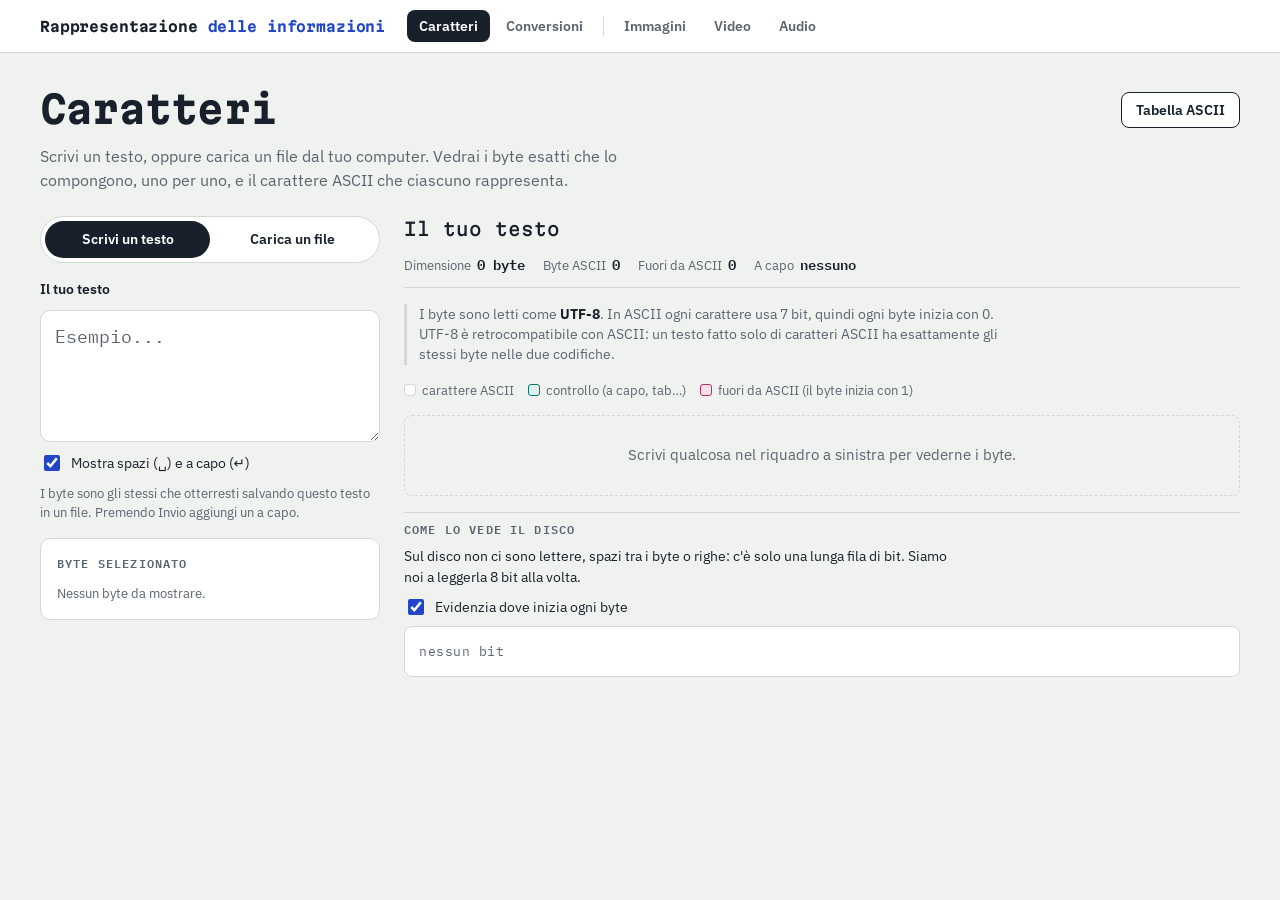
<file: rappresentazione.html>
<!doctype html><html><head><meta charset=utf8><meta name=viewport content="width=device-width,initial-scale=1,viewport-fit=cover"><style>:root{color-scheme:light;box-sizing:border-box;padding-top:env(safe-area-inset-top,0px);padding-bottom:env(safe-area-inset-bottom,0px)}html{scroll-padding-top:env(safe-area-inset-top,0px)}body{margin:0;padding:0;font:14px -apple-system,BlinkMacSystemFont,sans-serif;background:#faf9f5;color:#141413}img{max-width:100%}[hidden]:not([hidden=until-found i]){display:none!important}</style></head><body>
<title>Rappresentazione delle informazioni</title>
<style>a.brand{color:inherit;text-decoration:none}a.brand:hover{color:var(--accent)}</style>

<link rel="preconnect" href="https://fonts.googleapis.com">
<link rel="preconnect" href="https://fonts.gstatic.com" crossorigin>
<link rel="stylesheet" href="https://fonts.googleapis.com/css2?family=Martian+Mono:wght@500;700&family=IBM+Plex+Sans:wght@400;500;600&family=IBM+Plex+Mono:wght@400;500;600&display=swap">
<style>
/* Layout: una barra in alto con le cinque pagine; ogni pagina ha il suo banco di lavoro. */
:root {
  --paper: #EFF2EF;
  --card: #FFFFFF;
  --ink: #18212B;
  --muted: #5A6570;
  --line: #D3D9D5;
  --accent: #2346C8;
  --accent-soft: #E3E8FA;
  --ctrl: #0D756E;
  --ctrl-soft: #DDF0EE;
  --high: #B42F66;
  --high-soft: #F8E1EA;
  --warn: #8A5A00;
  --warn-soft: #FBF0D9;
  --r: #C2332E; --r-soft: #FBE3E1;
  --g: #1C7D45; --g-soft: #DCF1E4;
  --b: #2B55CC; --b-soft: #E2E8FA;
  --k-soft: #E6E9E7;
  --rem: #B42F66; --rem-soft: #F8E1EA;
  --f-display: "Martian Mono", "IBM Plex Mono", ui-monospace, monospace;
  --f-body: "IBM Plex Sans", system-ui, -apple-system, "Segoe UI", sans-serif;
  --f-mono: "IBM Plex Mono", ui-monospace, "SFMono-Regular", Menlo, Consolas, monospace;
}
@media (prefers-color-scheme: dark) {
  :root:not([data-theme="light"]) {
    --paper: #11161B; --card: #192028; --ink: #E5EAEE; --muted: #98A3AE; --line: #2B343E;
    --accent: #8098FF; --accent-soft: #1F2848; --ctrl: #4DC1B6; --ctrl-soft: #133330;
    --high: #F06E9F; --high-soft: #3A1A28; --warn: #E8B656; --warn-soft: #33280F; --r: #F07A73; --r-soft: #3A1C1B; --g: #5FCB8C; --g-soft: #15301F; --b: #8AA3FF; --b-soft: #1E2748; --k-soft: #262E37; --rem: #F06E9F; --rem-soft: #3A1A28;
    color-scheme: dark;
  }
}
:root[data-theme="dark"] {
  --paper: #11161B; --card: #192028; --ink: #E5EAEE; --muted: #98A3AE; --line: #2B343E;
  --accent: #8098FF; --accent-soft: #1F2848; --ctrl: #4DC1B6; --ctrl-soft: #133330;
  --high: #F06E9F; --high-soft: #3A1A28; --warn: #E8B656; --warn-soft: #33280F; --r: #F07A73; --r-soft: #3A1C1B; --g: #5FCB8C; --g-soft: #15301F; --b: #8AA3FF; --b-soft: #1E2748; --k-soft: #262E37; --rem: #F06E9F; --rem-soft: #3A1A28;
  color-scheme: dark;
}


* { box-sizing: border-box; }
[hidden] { display: none !important; }
body { background: var(--paper); color: var(--ink); font-family: var(--f-body); font-size: 15px; line-height: 1.5; margin: 0; }

/* Barra di navigazione */
.topnav {
  position: sticky; top: env(safe-area-inset-top, 0px); z-index: 40;
  background: var(--card); border-bottom: 1px solid var(--line);
}
.topnav-in {
  max-width: 1240px; margin: 0 auto; padding-inline: 20px; padding-block: 10px;
  display: flex; flex-wrap: wrap; gap: 8px 22px; align-items: center;
}
.brand { font-family: var(--f-display); font-weight: 700; font-size: 14px; letter-spacing: -0.01em; white-space: nowrap; }
.brand i { font-style: normal; color: var(--accent); }
.tabs { display: flex; gap: 4px; overflow-x: auto; min-width: 0; flex: 1 1 auto; scrollbar-width: none; }
.tabs::-webkit-scrollbar { display: none; }
.tab {
  font-family: var(--f-body); font-size: 14px; font-weight: 600; white-space: nowrap;
  padding: 7px 12px; border-radius: 8px; border: 0; cursor: pointer;
  background: transparent; color: var(--muted);
}
.tab:hover { background: var(--paper); color: var(--ink); }
.tab[aria-selected="true"] { background: var(--ink); color: var(--card); }
.tab:focus-visible { outline: 2px solid var(--accent); outline-offset: 2px; }
.tabs .sep { width: 1px; background: var(--line); margin: 6px 4px; flex: none; }
@media (max-width: 640px) { .brand { display: none; } }

/* ---- Codifica di caratteri ---- */
#p-codifica .wrap {
  max-width: 1240px;
  margin: 0 auto;
  padding-inline: 20px;
  padding-block: 28px 48px;
  display: grid;
  gap: 24px;
}
#p-codifica header { display: grid; gap: 6px; }
#p-codifica h1 {
  font-family: var(--f-display);
  font-weight: 700;
  font-size: clamp(26px, 4vw, 38px);
  letter-spacing: -0.02em;
  margin: 0;
  text-wrap: balance;
}
#p-codifica .lede { margin: 0; color: var(--muted); max-width: 64ch; font-size: 16px; }
#p-codifica h2 {
  font-family: var(--f-mono);
  font-size: 11.5px;
  font-weight: 600;
  text-transform: uppercase;
  letter-spacing: 0.1em;
  color: var(--muted);
  margin: 0;
}
#p-codifica .layout {
  display: grid;
  grid-template-columns: minmax(280px, 340px) minmax(0, 1fr);
  gap: 24px;
  align-items: start;
}
@media (max-width: 860px) {
#p-codifica .layout { grid-template-columns: minmax(0, 1fr); }
}
#p-codifica .side { display: grid; gap: 16px; min-width: 0; }
@media (min-width: 861px) {
#p-codifica .side { position: sticky; top: calc(env(safe-area-inset-top, 0px) + 76px); }
}
#p-codifica .work { display: grid; gap: 16px; min-width: 0; }
#p-codifica .drop {
  display: grid;
  gap: 8px;
  justify-items: center;
  text-align: center;
  padding: 26px 18px;
  border: 2px dashed var(--line);
  border-radius: 10px;
  background: var(--card);
  cursor: pointer;
  transition: border-color .15s, background .15s;
}
#p-codifica .drop:hover, #p-codifica .drop.over { border-color: var(--accent); background: var(--accent-soft); }
#p-codifica .drop:focus-within { outline: 2px solid var(--accent); outline-offset: 2px; }
#p-codifica .drop input { position: absolute; width: 1px; height: 1px; opacity: 0; pointer-events: none; }
#p-codifica .drop .big { font-family: var(--f-display); font-size: 15px; font-weight: 500; }
#p-codifica .drop .small { color: var(--muted); font-size: 13px; }
#p-codifica .drop .btn {
  margin-top: 4px;
  font-family: var(--f-body); font-weight: 600; font-size: 14px;
  padding: 7px 14px; border-radius: 6px;
  background: var(--accent); color: var(--card);
}
#p-codifica .privacy { font-size: 12.5px; color: var(--muted); margin: 0; text-align: center; }
#p-codifica .detail {
  background: var(--card);
  border: 1px solid var(--line);
  border-radius: 10px;
  padding: 16px;
  display: grid;
  gap: 12px;
}
#p-codifica .detail .top { display: flex; gap: 14px; align-items: center; }
#p-codifica .detail .bigglyph {
  font-family: var(--f-mono);
  font-size: 34px;
  font-weight: 500;
  min-width: 64px;
  height: 64px;
  padding-inline: 8px;
  display: grid;
  place-items: center;
  border-radius: 8px;
  background: var(--paper);
  border: 1px solid var(--line);
}
#p-codifica .detail .bigglyph.ctrl { color: var(--ctrl); font-size: 18px; }
#p-codifica .detail .bigglyph.high { color: var(--high); font-size: 22px; }
#p-codifica .detail .what { display: grid; gap: 2px; min-width: 0; }
#p-codifica .detail .what strong { font-size: 15px; }
#p-codifica .detail .what span { font-size: 12.5px; color: var(--muted); font-family: var(--f-mono); }
#p-codifica .bits8 { display: grid; grid-template-columns: repeat(8, 1fr); gap: 4px; }
#p-codifica .bit b {
  display: block;
  font-family: var(--f-mono); font-size: 22px; font-weight: 600;
  width: 100%; text-align: center; padding-block: 6px;
  border-radius: 4px; border: 1px solid var(--line); color: var(--muted);
}
#p-codifica .bit.on b { background: var(--accent); border-color: var(--accent); color: var(--card); }
#p-codifica .bit.pre b { border-color: var(--high); }
#p-codifica .bit.pre:not(.on) b { color: var(--high); }
#p-codifica .bit.pre.on b { background: var(--high); border-color: var(--high); }
#p-codifica .explain { font-size: 13.5px; margin: 0; padding-top: 10px; border-top: 1px solid var(--line); }
#p-codifica .explain:empty { display: none; }
#p-codifica .mode {
  position: relative;
  display: grid; grid-template-columns: 1fr 1fr;
  padding: 4px;
  background: var(--card);
  border: 1px solid var(--line);
  border-radius: 999px;
}
#p-codifica .mode .thumb {
  position: absolute; top: 4px; bottom: 4px; left: 4px;
  width: calc(50% - 4px);
  border-radius: 999px;
  background: var(--ink);
  transition: transform .22s ease;
}
#p-codifica .mode[data-mode="file"] .thumb { transform: translateX(100%); }
#p-codifica .mode input { position: absolute; opacity: 0; pointer-events: none; }
#p-codifica .mode label {
  position: relative; z-index: 1;
  text-align: center; padding: 8px 10px;
  font-weight: 600; font-size: 14px;
  cursor: pointer; border-radius: 999px;
  transition: color .22s;
}
#p-codifica .mode input:checked + label { color: var(--card); }
#p-codifica .mode input:focus-visible + label { outline: 2px solid var(--accent); outline-offset: 2px; }
#p-codifica .panel { display: grid; gap: 10px; }
#p-codifica .editor {
  position: relative;
  background: var(--card);
  border: 1px solid var(--line); border-radius: 10px;
}
#p-codifica .editor:focus-within { outline: 2px solid var(--accent); outline-offset: 1px; border-color: var(--accent); }
#p-codifica .textbox, #p-codifica .mirror {
  font-family: var(--f-mono); font-size: 18px; line-height: 1.5;
  padding: 12px 14px; margin: 0; border: 0;
  white-space: pre-wrap; overflow-wrap: break-word; word-break: normal;
  tab-size: 4; letter-spacing: 0;
  scrollbar-gutter: stable;
}
#p-codifica .textbox {
  position: relative; z-index: 1;
  display: block; width: 100%; min-height: 130px; resize: vertical;
  background: transparent; color: var(--ink);
  overflow-y: auto; outline: none;
}
#p-codifica .textbox::placeholder { color: var(--muted); }
#p-codifica .mirror {
  position: absolute; inset: 0; z-index: 0;
  overflow: hidden; color: transparent; pointer-events: none;
}
#p-codifica .mirror .sp, #p-codifica .mirror .nl { position: relative; }
#p-codifica .mirror .sp::after, #p-codifica .mirror .nl::after {
  position: absolute; left: 0; top: 0; width: 1ch; text-align: center;
  color: var(--ctrl); opacity: .75;
}
#p-codifica .mirror .sp::after { content: "␣"; }
#p-codifica .mirror .nl::after { content: "↵"; }
#p-codifica .showws { font-size: 13px; }
#p-codifica .textlabel { font-weight: 600; font-size: 14px; }
#p-codifica .panel .note { font-size: 12.5px; }
#p-codifica .howto {
  background: var(--card);
  border: 1px solid var(--line);
  border-radius: 10px;
  font-size: 13.5px;
}
#p-codifica .howto > summary {
  cursor: pointer; font-weight: 600; font-size: 14px;
  padding: 12px 16px;
  list-style: none;
  display: flex; justify-content: space-between; align-items: center; gap: 8px;
}
#p-codifica .howto > summary::-webkit-details-marker { display: none; }
#p-codifica .howto > summary::after { content: "+"; font-family: var(--f-mono); font-size: 18px; color: var(--muted); }
#p-codifica .howto[open] > summary::after { content: "−"; }
#p-codifica .howto > summary:focus-visible { outline: 2px solid var(--accent); outline-offset: -2px; border-radius: 10px; }
#p-codifica .howto .body { display: grid; gap: 14px; padding: 0 16px 16px; }
#p-codifica .howto section { display: grid; gap: 4px; padding-top: 12px; border-top: 1px solid var(--line); }
#p-codifica .howto h3 { margin: 0; font-size: 13.5px; font-weight: 600; }
#p-codifica .howto ol { margin: 0; padding-left: 20px; display: grid; gap: 4px; }
#p-codifica .howto kbd, #p-codifica .howto code { font-family: var(--f-mono); font-size: 12.5px; background: var(--card); border: 1px solid var(--line); border-radius: 4px; padding: 0 4px; }
#p-codifica .filebar {
  display: flex; flex-wrap: wrap; gap: 10px 18px; align-items: baseline;
  padding-bottom: 12px; border-bottom: 1px solid var(--line);
}
#p-codifica .fname { font-family: var(--f-display); font-size: 18px; font-weight: 500; overflow-wrap: anywhere; min-width: 0; }
#p-codifica .badge {
  font-family: var(--f-mono); font-size: 11px; font-weight: 600; text-transform: uppercase; letter-spacing: 0.08em;
  padding: 2px 8px; border-radius: 999px; border: 1px solid currentColor;
}
#p-codifica .badge.sample { color: var(--warn); }
#p-codifica .badge.real { color: var(--ctrl); }
#p-codifica .stats { display: flex; flex-wrap: wrap; gap: 6px 18px; width: 100%; margin: 0; }
#p-codifica .stats div { display: flex; gap: 6px; align-items: baseline; }
#p-codifica .stats dt { font-size: 12.5px; color: var(--muted); }
#p-codifica .stats dd { margin: 0; font-family: var(--f-mono); font-size: 14px; font-weight: 600; font-variant-numeric: tabular-nums; }
#p-codifica .linkbtn { background: none; border: 0; padding: 0; font: inherit; font-size: 13px; color: var(--accent); text-decoration: underline; cursor: pointer; }
#p-codifica .banner { border-radius: 8px; padding: 10px 14px; font-size: 14px; background: var(--warn-soft); color: var(--ink); border: 1px solid var(--warn); }
#p-codifica .banner.info { background: var(--accent-soft); border-color: var(--accent); }
#p-codifica .legend { display: flex; flex-wrap: wrap; gap: 6px 14px; font-size: 12.5px; color: var(--muted); }
#p-codifica .legend span { display: inline-flex; gap: 6px; align-items: center; }
#p-codifica .legend i { width: 12px; height: 12px; border-radius: 3px; display: inline-block; border: 1px solid var(--line); background: var(--card); }
#p-codifica .legend i.c { background: var(--ctrl-soft); border-color: var(--ctrl); }
#p-codifica .legend i.h { background: var(--high-soft); border-color: var(--high); }
#p-codifica .grid {
  --cw: 82px;
  display: grid;
  grid-template-columns: repeat(auto-fill, minmax(var(--cw), 1fr));
  gap: 6px;
}
@media (max-width: 420px) {
#p-codifica .grid { --cw: 72px; }
}
#p-codifica .byte {
  font: inherit; color: inherit; text-align: center;
  display: grid; grid-template-rows: auto auto; gap: 2px;
  padding: 7px 2px 6px;
  background: var(--card);
  border: 1px solid var(--line);
  border-radius: 6px;
  cursor: pointer;
  min-width: 0;
}
#p-codifica .byte:hover { border-color: var(--accent); }
#p-codifica .byte:focus-visible { outline: 2px solid var(--accent); outline-offset: 1px; }
#p-codifica .byte[aria-pressed="true"] { border-color: var(--accent); box-shadow: inset 0 0 0 1px var(--accent); background: var(--accent-soft); }
#p-codifica .byte .g { font-family: var(--f-mono); font-size: 21px; font-weight: 500; line-height: 1.2; min-height: 1.2em; }
#p-codifica .byte .c { font-family: var(--f-mono); font-size: 13px; color: var(--muted); font-variant-numeric: tabular-nums; letter-spacing: 0.02em; }
#p-codifica .byte.ctrl { background: var(--ctrl-soft); border-color: color-mix(in srgb, var(--ctrl) 45%, var(--line)); }
#p-codifica .byte.ctrl .g { color: var(--ctrl); font-size: 15px; }
#p-codifica .byte.space .g { color: var(--muted); }
#p-codifica .byte.high { background: var(--high-soft); border-color: color-mix(in srgb, var(--high) 45%, var(--line)); }
#p-codifica .byte.high .g { color: var(--high); }
#p-codifica .byte .c .pre { color: var(--high); font-weight: 600; }
#p-codifica .group {
  display: grid; gap: 4px;
  padding: 5px;
  border-radius: 8px;
  background: var(--high-soft);
  border: 1px solid color-mix(in srgb, var(--high) 45%, var(--line));
  min-width: 0;
}
#p-codifica .byte.ext { background: var(--warn-soft); border-color: color-mix(in srgb, var(--warn) 50%, var(--line)); }
#p-codifica .byte.ext .g { color: var(--warn); }
#p-codifica .detail .bigglyph.ext { color: var(--warn); }
#p-codifica .legend i.e { background: var(--warn-soft); border-color: var(--warn); }
#p-codifica .encnote { margin: 0; font-size: 13.5px; color: var(--muted); max-width: 75ch; padding-left: 12px; border-left: 3px solid var(--line); }
#p-codifica .encnote b { color: var(--ink); }
#p-codifica .seg { display: inline-flex; border: 1px solid var(--line); border-radius: 8px; overflow: hidden; background: var(--card); }
#p-codifica .seg input { position: absolute; opacity: 0; pointer-events: none; }
#p-codifica .seg label { padding: 6px 12px; font-size: 13.5px; font-weight: 500; cursor: pointer; border-right: 1px solid var(--line); }
#p-codifica .seg label:last-of-type { border-right: 0; }
#p-codifica .seg input:checked + label { background: var(--ink); color: var(--card); }
#p-codifica .seg input:focus-visible + label { outline: 2px solid var(--accent); outline-offset: -3px; }
#p-codifica .headrow { display: flex; flex-wrap: wrap; gap: 12px 20px; align-items: center; justify-content: space-between; }
#p-codifica .tablebtn {
  font-family: var(--f-body); font-weight: 600; font-size: 14px;
  padding: 8px 14px; border-radius: 8px; cursor: pointer;
  background: var(--card); color: var(--ink); border: 1px solid var(--ink);
  display: inline-flex; gap: 8px; align-items: center;
}
#p-codifica .tablebtn:hover { background: var(--ink); color: var(--card); }
#p-codifica .tablebtn:focus-visible { outline: 2px solid var(--accent); outline-offset: 2px; }
#p-codifica .overlay {
  position: fixed; inset: 0; z-index: 50;
  background: color-mix(in srgb, var(--ink) 45%, transparent);
  display: grid; place-items: center;
  padding: calc(env(safe-area-inset-top, 0px) + 16px) 16px calc(env(safe-area-inset-bottom, 0px) + 16px);
}
#p-codifica .sheet {
  width: min(760px, 100%); max-height: 100%;
  display: grid; grid-template-rows: auto auto minmax(0, 1fr);
  background: var(--card); color: var(--ink);
  border: 1px solid var(--line); border-radius: 12px;
  overflow: hidden;
}
#p-codifica .sheet-head { display: flex; justify-content: space-between; align-items: center; gap: 12px; padding: 14px 18px; border-bottom: 1px solid var(--line); }
#p-codifica .sheet-head h2 { font-family: var(--f-display); font-size: 17px; font-weight: 700; letter-spacing: -0.01em; text-transform: none; color: var(--ink); }
#p-codifica .closebtn { background: none; border: 1px solid var(--line); border-radius: 8px; color: var(--ink); font: inherit; font-size: 14px; padding: 5px 12px; cursor: pointer; }
#p-codifica .closebtn:focus-visible { outline: 2px solid var(--accent); outline-offset: 2px; }
#p-codifica .sheet-tools { display: grid; gap: 10px; padding: 14px 18px; border-bottom: 1px solid var(--line); background: var(--paper); }
#p-codifica .searchrow { display: flex; flex-wrap: wrap; gap: 10px; align-items: center; }
#p-codifica .search {
  flex: 1 1 220px; min-width: 0;
  font-family: var(--f-mono); font-size: 18px;
  padding: 8px 12px; border-radius: 8px;
  background: var(--card); color: var(--ink); border: 1px solid var(--line);
}
#p-codifica .search:focus { outline: 2px solid var(--accent); outline-offset: 1px; border-color: var(--accent); }
#p-codifica .toolrow { display: flex; flex-wrap: wrap; gap: 6px 16px; align-items: center; justify-content: space-between; font-size: 13px; color: var(--muted); }
#p-codifica .tablewrap { overflow: auto; min-height: 0; }
#p-codifica .atable { width: 100%; border-collapse: collapse; font-size: 14px; }
#p-codifica .atable th { position: sticky; top: 0; background: var(--card); text-align: left; font-family: var(--f-mono); font-size: 11px; font-weight: 600; text-transform: uppercase; letter-spacing: 0.1em; color: var(--muted); padding: 8px 18px; border-bottom: 1px solid var(--line); }
#p-codifica .atable td { padding: 6px 18px; border-bottom: 1px solid var(--line); vertical-align: middle; }
#p-codifica .atable td.b { font-family: var(--f-mono); font-size: 16px; letter-spacing: 0.04em; white-space: nowrap; color: var(--muted); }
#p-codifica .atable td.b mark { background: var(--accent-soft); color: var(--accent); font-weight: 600; border-radius: 2px; }
#p-codifica .atable td.c { font-family: var(--f-mono); font-size: 20px; font-weight: 500; width: 5em; }
#p-codifica .atable tr.ctrl td.c { color: var(--ctrl); font-size: 14px; }
#p-codifica .atable tr.ext td.c { color: var(--warn); }
#p-codifica .atable td.n { color: var(--muted); font-size: 13px; }
#p-codifica .atable tr.hit td { background: var(--accent-soft); }
#p-codifica .noresult { padding: 24px 18px; color: var(--muted); }
#p-codifica .group .gl { display: flex; justify-content: space-between; align-items: baseline; gap: 6px; padding-inline: 4px; min-width: 0; }
#p-codifica .group .ch { font-family: var(--f-mono); font-size: 22px; font-weight: 500; color: var(--high); line-height: 1.2; }
#p-codifica .group .tag { font-family: var(--f-mono); font-size: 10.5px; color: var(--high); white-space: nowrap; overflow: hidden; text-overflow: ellipsis; }
#p-codifica .group .gb { display: grid; gap: 4px; }
#p-codifica .group .byte { background: var(--card); padding-block: 5px; }
#p-codifica .group.bom { background: var(--warn-soft); border-color: var(--warn); }
#p-codifica .group.bom .ch, #p-codifica .group.bom .tag { color: var(--warn); }
#p-codifica .empty { padding: 28px; text-align: center; color: var(--muted); border: 1px dashed var(--line); border-radius: 8px; }
#p-codifica .note { font-size: 13px; color: var(--muted); margin: 0; }
#p-codifica .stream { display: grid; gap: 8px; padding-top: 8px; border-top: 1px solid var(--line); }
#p-codifica .stream p { margin: 0; font-size: 14px; max-width: 70ch; }
#p-codifica .bitstream {
  font-family: var(--f-mono); font-size: 14px; line-height: 1.75;
  word-break: break-all; overflow-wrap: anywhere;
  background: var(--card); border: 1px solid var(--line); border-radius: 8px;
  padding: 12px 14px;
  letter-spacing: 0.04em;
}
#p-codifica .bitstream.marks span:nth-child(even) { background: var(--accent-soft); color: var(--accent); }
#p-codifica .bitstream span { border-radius: 2px; }
#p-codifica .check { display: inline-flex; gap: 8px; align-items: center; font-size: 13.5px; cursor: pointer; }
#p-codifica .check input { accent-color: var(--accent); width: 16px; height: 16px; }
/* ---- Conversioni ---- */
#p-conversioni .wrap { max-width: 860px; margin: 0 auto; padding-inline: 20px; padding-block: 28px 56px; display: grid; gap: 22px; }
#p-conversioni header { display: grid; gap: 6px; }
#p-conversioni h1 { font-family: var(--f-display); font-weight: 700; font-size: clamp(26px, 4vw, 36px); letter-spacing: -0.02em; margin: 0; text-wrap: balance; }
#p-conversioni h1 sub { font-size: 0.45em; color: var(--accent); font-weight: 500; }
#p-conversioni .lede { margin: 0; color: var(--muted); max-width: 62ch; font-size: 16px; }
#p-conversioni h2 { font-family: var(--f-mono); font-size: 11.5px; font-weight: 600; text-transform: uppercase; letter-spacing: 0.1em; color: var(--muted); margin: 0; }
#p-conversioni .mode {
  display: grid; grid-template-columns: repeat(4, minmax(0, 1fr)); gap: 4px;
  padding: 4px;
  background: var(--card); border: 1px solid var(--line); border-radius: 12px;
}
@media (max-width: 640px) {
#p-conversioni .mode { grid-template-columns: repeat(2, minmax(0, 1fr)); }
}
#p-conversioni .mode input { position: absolute; opacity: 0; pointer-events: none; }
#p-conversioni .mode label { text-align: center; padding: 8px 8px; font-weight: 600; font-size: 14px; cursor: pointer; border-radius: 8px; transition: background .18s, color .18s; }
#p-conversioni .mode label:hover { background: var(--paper); }
#p-conversioni .mode input:checked + label { background: var(--ink); color: var(--card); }
#p-conversioni .mode input:focus-visible + label { outline: 2px solid var(--accent); outline-offset: 2px; }
#p-conversioni .inputrow { display: flex; flex-wrap: wrap; gap: 12px 20px; align-items: end; }
#p-conversioni .field { display: grid; gap: 6px; }
#p-conversioni .field label { font-weight: 600; font-size: 14px; }
#p-conversioni .field input {
  font-family: var(--f-mono); font-size: 28px; font-weight: 500;
  width: min(100%, 360px);
  padding: 8px 14px;
  background: var(--card); color: var(--ink);
  border: 1px solid var(--line); border-radius: 10px;
  font-variant-numeric: tabular-nums; letter-spacing: 0.04em;
}
#p-conversioni .field input:focus { outline: 2px solid var(--accent); outline-offset: 1px; border-color: var(--accent); }
#p-conversioni .field input[aria-invalid="true"] { border-color: var(--rem); }
#p-conversioni .chips { display: flex; flex-wrap: wrap; gap: 6px; align-items: center; }
#p-conversioni .chips span { font-size: 12.5px; color: var(--muted); margin-right: 2px; }
#p-conversioni .chip {
  font-family: var(--f-mono); font-size: 13px;
  padding: 3px 10px; border-radius: 999px;
  background: var(--card); color: var(--ink);
  border: 1px solid var(--line); cursor: pointer;
}
#p-conversioni .chip:hover { border-color: var(--accent); color: var(--accent); }
#p-conversioni .chip:focus-visible { outline: 2px solid var(--accent); outline-offset: 1px; }
#p-conversioni .error { color: var(--rem); font-size: 14px; margin: 0; }
#p-conversioni .stepbar { display: flex; flex-wrap: wrap; gap: 8px; align-items: center; }
#p-conversioni .btn {
  font-family: var(--f-body); font-weight: 600; font-size: 14px;
  padding: 7px 14px; border-radius: 8px; cursor: pointer;
  background: var(--card); color: var(--ink); border: 1px solid var(--line);
}
#p-conversioni .btn.primary { background: var(--accent); border-color: var(--accent); color: var(--card); }
#p-conversioni .btn:disabled { opacity: .45; cursor: default; }
#p-conversioni .btn:focus-visible { outline: 2px solid var(--accent); outline-offset: 2px; }
#p-conversioni .stepcount { font-family: var(--f-mono); font-size: 13px; color: var(--muted); margin-left: 4px; font-variant-numeric: tabular-nums; }
#p-conversioni .board { background: var(--card); border: 1px solid var(--line); border-radius: 12px; padding: 20px; display: grid; gap: 18px; min-width: 0; }
#p-conversioni .method { margin: 0; font-size: 14px; color: var(--muted); max-width: 66ch; }
#p-conversioni .ladder { display: grid; grid-template-columns: auto 1fr auto; gap: 0 0; align-items: stretch; overflow-x: auto; }
#p-conversioni .ladder .n, #p-conversioni .ladder .r, #p-conversioni .ladder .say { padding-block: 6px; }
#p-conversioni .ladder .n {
  font-family: var(--f-mono); font-size: 22px; font-weight: 500; text-align: right;
  padding-right: 14px; border-right: 2px solid var(--ink);
  font-variant-numeric: tabular-nums;
}
#p-conversioni .ladder .r {
  font-family: var(--f-mono); font-size: 22px; font-weight: 600; color: var(--rem);
  padding-inline: 18px; text-align: center; min-width: 3.2em;
  border-left: 2px solid var(--ink);
}
#p-conversioni .ladder .say { font-size: 14px; color: var(--muted); align-self: stretch; display: flex; align-items: center; padding-inline: 14px; font-family: var(--f-mono); }
#p-conversioni .ladder .say b { color: var(--ink); font-weight: 600; }
#p-conversioni .ladder .say .rm { color: var(--rem); font-weight: 600; }
#p-conversioni .ladder .end { color: var(--muted); }
#p-conversioni .ladder .row-hidden { visibility: hidden; }
#p-conversioni .ladder .cur { background: var(--accent-soft); }
#p-conversioni .ladder .n.cur { border-radius: 6px 0 0 6px; }
#p-conversioni .ladder .r.cur { border-radius: 0 6px 6px 0; }
#p-conversioni .readnote { display: flex; gap: 10px; align-items: center; justify-content: flex-end; font-size: 14px; color: var(--rem); font-weight: 600; }
#p-conversioni .readnote svg { flex: none; }
#p-conversioni .result { display: grid; gap: 10px; padding-top: 16px; border-top: 1px solid var(--line); }
#p-conversioni .eq { font-family: var(--f-mono); font-size: clamp(22px, 4.5vw, 32px); font-weight: 500; display: flex; flex-wrap: wrap; gap: 4px 14px; align-items: baseline; overflow-wrap: anywhere; min-width: 0; }
#p-conversioni .eq sub { font-size: 0.45em; color: var(--muted); }
#p-conversioni .eq .digits span { color: var(--rem); font-weight: 600; }
#p-conversioni .eq .eqsign { color: var(--muted); }
#p-conversioni .byteline { font-size: 14px; color: var(--muted); }
#p-conversioni .byteline code { font-family: var(--f-mono); font-size: 15px; color: var(--ink); }
#p-conversioni .byteline code .pad { color: var(--muted); opacity: .6; }
#p-conversioni .result[hidden] { display: none; }
#p-conversioni .places { display: grid; grid-auto-flow: column; grid-auto-columns: minmax(52px, 1fr); gap: 6px; overflow-x: auto; padding-bottom: 4px; }
#p-conversioni .place { display: grid; gap: 4px; text-align: center; min-width: 52px; }
#p-conversioni .place .bit { font-family: var(--f-mono); font-size: 24px; font-weight: 600; padding-block: 6px; border-radius: 6px; border: 1px solid var(--line); color: var(--muted); }
#p-conversioni .place.on .bit { background: var(--accent); border-color: var(--accent); color: var(--card); }
#p-conversioni .place .pow { font-family: var(--f-mono); font-size: 12px; color: var(--muted); }
#p-conversioni .place .val { font-family: var(--f-mono); font-size: 15px; font-variant-numeric: tabular-nums; }
#p-conversioni .place .contrib { font-family: var(--f-mono); font-size: 15px; font-weight: 600; font-variant-numeric: tabular-nums; color: var(--muted); }
#p-conversioni .place.on .contrib { color: var(--accent); }
#p-conversioni .place.cur .bit { outline: 3px solid var(--rem); outline-offset: 2px; }
#p-conversioni .place.later .contrib { visibility: hidden; }
#p-conversioni .rowlabels { display: grid; grid-template-columns: auto 1fr; gap: 6px 12px; align-items: start; min-width: 0; }
#p-conversioni .rowlabels .lbls { display: grid; gap: 4px; font-size: 12px; color: var(--muted); text-align: right; }
#p-conversioni .rowlabels .lbls div { line-height: 1; display: flex; align-items: center; justify-content: flex-end; }
#p-conversioni .sumline { font-family: var(--f-mono); font-size: 18px; overflow-wrap: anywhere; }
#p-conversioni .sumline b { color: var(--accent); }
#p-conversioni .stage { display: grid; gap: 8px; }
#p-conversioni .stage.row-hidden { visibility: hidden; }
#p-conversioni .stage h3 { margin: 0; font-size: 14px; font-weight: 600; }
#p-conversioni .padline { font-family: var(--f-mono); font-size: 24px; letter-spacing: 0.06em; overflow-wrap: anywhere; }
#p-conversioni .padline .pad, #p-conversioni .qbits .pad { color: var(--rem); }
#p-conversioni .quads { display: grid; grid-template-columns: repeat(auto-fill, minmax(150px, 1fr)); gap: 10px; }
#p-conversioni .quad { border: 1px solid var(--line); border-radius: 8px; padding: 10px 8px; display: grid; gap: 6px; justify-items: center; background: var(--paper); }
#p-conversioni .quad.cur { outline: 3px solid var(--rem); outline-offset: 1px; }
#p-conversioni .qbits, #p-conversioni .qw { display: grid; grid-template-columns: repeat(4, 26px); justify-content: center; text-align: center; font-family: var(--f-mono); }
#p-conversioni .qbits { font-size: 24px; font-weight: 600; }
#p-conversioni .qw { font-size: 11px; color: var(--muted); }
#p-conversioni .quad .calc { font-family: var(--f-mono); font-size: 13px; color: var(--muted); text-align: center; }
#p-conversioni .quad .hx { font-family: var(--f-display); font-size: 30px; font-weight: 700; color: var(--accent); line-height: 1.1; }
#p-conversioni .quad .later { visibility: hidden; }
#p-conversioni .ref { display: grid; grid-template-columns: repeat(8, minmax(0, 1fr)); gap: 4px; }
@media (max-width: 560px) {
#p-conversioni .ref { grid-template-columns: repeat(4, minmax(0, 1fr)); }
}
#p-conversioni .ref div { font-family: var(--f-mono); font-size: 12.5px; text-align: center; padding: 4px 2px; border: 1px solid var(--line); border-radius: 6px; color: var(--muted); }
#p-conversioni .ref div b { display: block; font-size: 15px; color: var(--ink); }
#p-conversioni .ref div.used { background: var(--accent-soft); border-color: var(--accent); color: var(--accent); }
#p-conversioni .zeronote { font-size: 14px; color: var(--muted); }
#p-conversioni .zeronote code { font-family: var(--f-mono); color: var(--ink); }
@media (max-width: 480px) {
#p-conversioni .board { padding: 14px; }
#p-conversioni .ladder .n, #p-conversioni .ladder .r { font-size: 19px; }
#p-conversioni .ladder .say { font-size: 12.5px; }
}
</style>
<style>
/* Pagine di calcolo: colonna di comandi a sinistra, grafica a destra, formula a tutta larghezza sotto. */
.calcpage .wrap { max-width: 1180px; margin: 0 auto; padding-inline: 20px; padding-block: 28px 56px; display: grid; gap: 22px; }
.calcpage header { display: grid; gap: 6px; }
.calcpage h1 { font-family: var(--f-display); font-weight: 700; font-size: clamp(26px, 4vw, 36px); letter-spacing: -0.02em; margin: 0; text-wrap: balance; }
.calcpage .lede { margin: 0; color: var(--muted); max-width: 70ch; font-size: 16px; }
.calcpage .lede b { color: var(--ink); }
.calcpage h2 { font-family: var(--f-mono); font-size: 11.5px; font-weight: 600; text-transform: uppercase; letter-spacing: 0.1em; color: var(--muted); margin: 0; }
.calcpage .cols { display: grid; grid-template-columns: minmax(280px, 370px) minmax(0, 1fr); gap: 22px; align-items: start; }
@media (max-width: 860px) { .calcpage .cols { grid-template-columns: minmax(0, 1fr); } }
.calcpage .panel, .calcpage .viz, .calcpage .result {
  background: var(--card); border: 1px solid var(--line); border-radius: 12px; padding: 18px; display: grid; gap: 18px; min-width: 0;
}
.calcpage .ctl { display: grid; gap: 8px; min-width: 0; }
.calcpage .lbl { font-weight: 600; font-size: 14px; }
.calcpage .hint { margin: 0; font-size: 13px; color: var(--muted); }
.calcpage .hint b { color: var(--ink); font-family: var(--f-mono); font-weight: 600; }
.calcpage .pair { display: flex; gap: 8px; align-items: center; min-width: 0; }
.calcpage .pair .x, .calcpage .pair .unit { color: var(--muted); font-size: 14px; flex: none; }
.calcpage .num {
  font-family: var(--f-mono); font-size: 19px; font-weight: 500;
  width: 100%; min-width: 0; padding: 6px 10px;
  background: var(--card); color: var(--ink);
  border: 1px solid var(--line); border-radius: 8px;
  font-variant-numeric: tabular-nums;
}
.calcpage .num:focus { outline: 2px solid var(--accent); outline-offset: 1px; border-color: var(--accent); }
.calcpage .chips { display: flex; flex-wrap: wrap; gap: 6px; }
.calcpage .chip {
  font-family: var(--f-mono); font-size: 12.5px;
  padding: 3px 10px; border-radius: 999px;
  background: var(--card); color: var(--ink);
  border: 1px solid var(--line); cursor: pointer;
}
.calcpage .chip:hover { border-color: var(--accent); color: var(--accent); }
.calcpage .chip[aria-pressed="true"] { background: var(--ink); color: var(--card); border-color: var(--ink); }
.calcpage .chip:focus-visible, .calcpage .segb button:focus-visible { outline: 2px solid var(--accent); outline-offset: 1px; }
.calcpage .segb { display: grid; gap: 1px; border: 1px solid var(--line); border-radius: 8px; overflow: hidden; background: var(--line); }
.calcpage .segb button {
  padding: 7px 8px; font-family: var(--f-mono); font-size: 13.5px; font-weight: 500;
  background: var(--card); color: var(--ink); border: 0; cursor: pointer;
}
.calcpage .segb button[aria-pressed="true"] { background: var(--ink); color: var(--card); }
.calcpage .time { display: grid; grid-template-columns: 1fr auto 1fr auto; gap: 8px; align-items: center; }
.calcpage .time span { color: var(--muted); font-size: 14px; }

.calcpage .canvasbox { position: relative; display: grid; place-items: center; min-width: 0; }
.calcpage canvas { display: block; max-width: 100%; }
.calcpage .view { border-radius: 6px; cursor: crosshair; touch-action: none; }
.calcpage .cap { margin: 0; font-size: 13.5px; color: var(--muted); max-width: 72ch; }
.calcpage .cap b { color: var(--ink); }

.calcpage .zoombar { display: flex; flex-wrap: wrap; gap: 6px 10px; align-items: center; }
.calcpage .zb { min-width: 36px; padding: 5px 10px; font-family: var(--f-mono); font-size: 15px; font-weight: 600; border-radius: 8px; border: 1px solid var(--line); background: var(--card); color: var(--ink); cursor: pointer; }
.calcpage .zb:hover { border-color: var(--accent); color: var(--accent); }
.calcpage .zb:focus-visible { outline: 2px solid var(--accent); outline-offset: 1px; }
.calcpage .zb:disabled { opacity: .4; cursor: default; }
.calcpage .zname { font-size: 13px; font-weight: 600; color: var(--muted); margin-left: 4px; }
.calcpage .zlabel { font-family: var(--f-mono); font-size: 13px; color: var(--muted); font-variant-numeric: tabular-nums; }
.calcpage .view.grab { cursor: grab; }
.calcpage .view.grabbing { cursor: grabbing; }

.calcpage .axgrid { display: grid; grid-template-columns: 30px auto; grid-template-rows: auto 30px; column-gap: 4px; row-gap: 2px; }
.calcpage .axgrid canvas { display: block; }

/* Inspector (pixel / campione) */
.calcpage .inspect.noline { border-top: 0; padding-top: 0; }
.calcpage .inspect { display: flex; flex-wrap: wrap; gap: 12px 18px; align-items: center; padding-top: 12px; border-top: 1px solid var(--line); }
.calcpage .swatch { width: 52px; height: 52px; border-radius: 8px; border: 1px solid var(--line); flex: none; }
.calcpage .insp-txt { display: grid; gap: 2px; min-width: 0; }
.calcpage .insp-txt strong { font-size: 14.5px; }
.calcpage .insp-txt span { font-size: 12.5px; color: var(--muted); font-family: var(--f-mono); }
.calcpage .chans { display: flex; flex-wrap: wrap; gap: 10px; }
.calcpage .chan { display: grid; gap: 3px; }
.calcpage .chan small { font-family: var(--f-mono); font-size: 11px; color: var(--muted); }
.calcpage .bitrow { display: flex; gap: 2px; }
.calcpage .bitrow i {
  font-style: normal; font-family: var(--f-mono); font-size: 13.5px; font-weight: 600;
  width: 17px; text-align: center; padding-block: 2px; border-radius: 3px;
  background: var(--k-soft); color: var(--ink);
}
.calcpage .bitrow.r i { background: var(--r-soft); color: var(--r); }
.calcpage .bitrow.g i { background: var(--g-soft); color: var(--g); }
.calcpage .bitrow.b i { background: var(--b-soft); color: var(--b); }
.calcpage .bitrow.a i { background: var(--accent-soft); color: var(--accent); }
.calcpage .bitrow.s i { background: var(--rem-soft); color: var(--rem); }

/* Palette */
.calcpage .palette { display: grid; gap: 2px; }
.calcpage .palette div { aspect-ratio: 1; border-radius: 2px; box-shadow: inset 0 0 0 1px var(--line); }
.calcpage .chstrips { display: grid; gap: 8px; }
.calcpage .chstrip { display: grid; gap: 3px; }
.calcpage .chstrip span { font-family: var(--f-mono); font-size: 11.5px; color: var(--muted); }
.calcpage .chstrip canvas { display: block; width: 100%; border-radius: 3px; }
.calcpage .palette-many { height: 46px; border-radius: 6px; border: 1px solid var(--line); }

/* Result */
.calcpage .result-head { display: flex; flex-wrap: wrap; gap: 10px 16px; align-items: center; justify-content: space-between; }
.calcpage .formula { display: grid; gap: 6px; }
.calcpage .fsym { font-size: 13px; color: var(--muted); text-transform: uppercase; letter-spacing: 0.06em; }
.calcpage .fnum { font-family: var(--f-mono); font-size: clamp(16px, 2.3vw, 21px); overflow-wrap: anywhere; line-height: 1.5; }
.calcpage .fstep { display: grid; grid-template-columns: auto minmax(0, 1fr); gap: 12px; align-items: start; padding-top: 10px; }
.calcpage .fn { font-family: var(--f-mono); font-size: 12px; font-weight: 600; width: 22px; height: 22px; border-radius: 50%; display: grid; place-items: center; background: var(--accent-soft); color: var(--accent); margin-top: 2px; }
.calcpage .fnum b { color: var(--accent); font-weight: 600; }
.calcpage .fnum .eqv { color: var(--ink); font-weight: 600; }
.calcpage .units { display: grid; grid-template-columns: auto auto 1fr; gap: 2px 16px; align-items: baseline; font-family: var(--f-mono); overflow-x: auto; }
.calcpage .units .op { color: var(--muted); font-size: 13.5px; text-align: right; white-space: nowrap; }
.calcpage .units .val { font-size: 17px; text-align: right; font-variant-numeric: tabular-nums; white-space: nowrap; }
.calcpage .units .u { font-size: 14px; color: var(--muted); }
.calcpage .units .best { color: var(--accent); font-weight: 600; }
.calcpage .units .best + .u { color: var(--accent); font-weight: 600; }
.calcpage .bigline { display: flex; flex-wrap: wrap; gap: 4px 14px; align-items: baseline; padding-top: 14px; border-top: 1px solid var(--line); }
.calcpage .bigline span { color: var(--muted); font-size: 15px; }
.calcpage .bigline .big { font-family: var(--f-mono); font-size: 18px; font-weight: 700; color: var(--ink); }
.calcpage .extra { margin: 0; font-size: 14px; color: var(--muted); }
.calcpage .extra b { color: var(--ink); font-family: var(--f-mono); }

.calcpage .footnote { margin-top: -10px; display: grid; gap: 4px; font-size: 12.5px; color: var(--muted); padding-inline: 4px; max-width: 95ch; }
.calcpage .footnote p { margin: 0; }
.calcpage .footnote b { color: var(--ink); font-weight: 600; }
.calcpage .footnote a { color: var(--accent); }

/* Player: barra, pulsante e indicazione, poi una linea di separazione */
.calcpage .pbtn { flex: none; width: 40px; height: 40px; border-radius: 50%; border: 0; background: var(--ink); color: var(--card); display: grid; place-items: center; cursor: pointer; padding: 0; }
.calcpage .pbtn:hover { background: var(--accent); }
.calcpage .pbtn:focus-visible { outline: 2px solid var(--accent); outline-offset: 2px; }
.calcpage .pbtn:disabled { opacity: .4; cursor: default; }
.calcpage .pbtn svg { width: 22px; height: 22px; }
.calcpage .pbtn .i-pause, .calcpage .pbtn.playing .i-play { display: none; }
.calcpage .pbtn.playing .i-pause { display: block; }
.calcpage .player .framecount { padding-left: 52px; }
.calcpage .player { display: grid; gap: 10px; padding-bottom: 16px; border-bottom: 1px solid var(--line); }

.calcpage .ex4 { display: grid; grid-template-columns: repeat(2, minmax(0, 1fr)); gap: 16px 18px; }
@media (max-width: 560px) { .calcpage .ex4 { grid-template-columns: minmax(0, 1fr); } }
.calcpage .ex { margin: 0; display: grid; gap: 4px; min-width: 0; }
.calcpage .ex-t { font-weight: 600; font-size: 14px; }
.calcpage .ex canvas { display: block; width: 100%; }
.calcpage .ex-v { margin: 0; font-family: var(--f-mono); font-size: 11.5px; color: var(--muted); }
.calcpage .sep { border-top: 1px solid var(--line); }

.calcpage .hint a { color: var(--accent); }

/* Video */
.calcpage .tline { display: flex; gap: 12px; align-items: center; }
.calcpage .tbar { flex: 1; height: 10px; border-radius: 999px; background: var(--k-soft); cursor: pointer; position: relative; overflow: hidden; }
.calcpage .tbar:focus-visible { outline: 2px solid var(--accent); outline-offset: 2px; }
.calcpage .tfill { position: absolute; inset: 0 auto 0 0; width: 0; background: var(--accent); border-radius: 999px; }
.calcpage .ttime { font-family: var(--f-mono); font-size: 13px; color: var(--muted); font-variant-numeric: tabular-nums; white-space: nowrap; }
.calcpage .vidctl { display: flex; flex-wrap: wrap; gap: 10px 16px; align-items: center; }
.calcpage .playbtn { font-family: var(--f-body); font-weight: 600; font-size: 14px; padding: 6px 14px; border-radius: 8px; background: var(--ink); color: var(--card); border: 0; cursor: pointer; }
.calcpage .playbtn:focus-visible { outline: 2px solid var(--accent); outline-offset: 2px; }
.calcpage .framecount { font-family: var(--f-mono); font-size: 13px; color: var(--muted); font-variant-numeric: tabular-nums; }
</style>

<nav class="topnav" aria-label="Pagine">
  <div class="topnav-in">
    <a class="brand" href="./" title="Torna all\'indice">Rappresentazione <i>delle informazioni</i></a>
    <div class="tabs" role="tablist">
      <button class="tab" role="tab" type="button" data-page="codifica">Caratteri</button>
      <button class="tab" role="tab" type="button" data-page="conversioni">Conversioni</button>
      <span class="sep" aria-hidden="true"></span>
      <button class="tab" role="tab" type="button" data-page="immagini">Immagini</button>
      <button class="tab" role="tab" type="button" data-page="video">Video</button>
      <button class="tab" role="tab" type="button" data-page="audio">Audio</button>
    </div>
  </div>
</nav>
<section class="page" id="p-codifica" hidden>

<div class="wrap">
  <header>
    <div class="headrow">
    <h1>Caratteri</h1>
    <button class="tablebtn" type="button" id="open-table" aria-haspopup="dialog">Tabella ASCII</button>
    </div>
    <p class="lede">Scrivi un testo, oppure carica un file dal tuo computer. Vedrai i byte esatti che lo compongono, uno per uno, e il carattere ASCII che ciascuno rappresenta.</p>
  </header>

  <div class="layout">
    <aside class="side">
      <div class="mode" id="mode" data-mode="text" role="radiogroup" aria-label="Da dove prendere i byte">
        <span class="thumb" aria-hidden="true"></span>
        <input type="radio" name="mode" id="mode-text" value="text" checked><label for="mode-text">Scrivi un testo</label>
        <input type="radio" name="mode" id="mode-file" value="file"><label for="mode-file">Carica un file</label>
      </div>

      <div class="panel" id="panel-file" hidden>
        <label class="drop" id="drop" for="file">
          <span class="big">Trascina qui un file</span>
          <span class="small">oppure</span>
          <span class="btn">Scegli un file…</span>
          <input type="file" id="file">
        </label>
        <p class="privacy">Il file resta sul tuo computer: lo legge solo il browser, non viene inviato a nessuno.</p>
      </div>

      <div class="panel" id="panel-text">
        <label class="textlabel" for="text">Il tuo testo</label>
        <div class="editor">
          <div class="mirror" id="mirror" aria-hidden="true"></div>
          <textarea class="textbox" id="text" spellcheck="false" placeholder="Esempio..."></textarea>
        </div>
        <label class="check showws"><input type="checkbox" id="showws" checked> Mostra spazi (␣) e a capo (↵)</label>
        <p class="note">I byte sono gli stessi che otterresti salvando questo testo in un file. Premendo Invio aggiungi un a capo.</p>
      </div>

      <div class="detail" id="detail" aria-live="polite"></div>

      <details class="howto" id="howto" hidden>
        <summary>Come creare il file</summary>
        <div class="body">
          <section>
            <h3>Windows</h3>
            <ol>
              <li>Apri <b>Blocco note</b>.</li>
              <li>Scrivi una parola, per esempio <code>Ciao</code>.</li>
              <li><kbd>File</kbd> › <kbd>Salva con nome</kbd> › <code>ciao.txt</code></li>
              <li>Trascina il file su questa pagina.</li>
            </ol>
          </section>
          <section>
            <h3>Mac</h3>
            <ol>
              <li>Apri <b>TextEdit</b> e crea un nuovo documento.</li>
              <li>Premi <kbd>⇧⌘T</kbd> (menu <kbd>Formato</kbd>, conversione in testo semplice). Senza questo passo il file viene salvato come RTF, con molti byte in più.</li>
              <li>Scrivi <code>Ciao</code> e salva come <code>ciao.txt</code>.</li>
              <li>Trascina il file su questa pagina.</li>
            </ol>
          </section>
          <section>
            <h3>Da provare dopo</h3>
            <ol>
              <li>Aggiungi un a capo: quanti byte pesa ora il file?</li>
              <li>Scrivi <code>A</code> e <code>a</code>: quale bit cambia?</li>
              <li>Scrivi una parola accentata, come <code>perché</code>.</li>
              <li>Trascina un'immagine o un documento Word.</li>
            </ol>
          </section>
        </div>
      </details>
    </aside>

    <section class="work" aria-label="I byte">
      <div class="filebar">
        <span class="fname" id="fname"></span>
        <dl class="stats" id="stats"></dl>
      </div>

      <div class="banner" id="banner" hidden></div>

      <p class="encnote">I byte sono letti come <b>UTF-8</b>. In ASCII ogni carattere usa 7 bit, quindi ogni byte inizia con 0. UTF-8 è retrocompatibile con ASCII: un testo fatto solo di caratteri ASCII ha esattamente gli stessi byte nelle due codifiche.</p>
      <div class="legend" id="legend"></div>

      <div class="grid" id="grid"></div>
      <p class="note" id="trunc" hidden></p>

      <div class="stream">
        <h2>Come lo vede il disco</h2>
        <p>Sul disco non ci sono lettere, spazi tra i byte o righe: c'è solo una lunga fila di bit. Siamo noi a leggerla 8 bit alla volta.</p>
        <label class="check"><input type="checkbox" id="marks" checked> Evidenzia dove inizia ogni byte</label>
        <div class="bitstream marks" id="bitstream"></div>
        <p class="note" id="streamnote" hidden></p>
      </div>
    </section>
  </div>
</div>

<div class="overlay" id="table-overlay" hidden>
  <div class="sheet" role="dialog" aria-modal="true" aria-labelledby="table-title">
    <div class="sheet-head">
      <h2 id="table-title">Tabella ASCII</h2>
      <button class="closebtn" type="button" id="close-table">Chiudi</button>
    </div>
    <div class="sheet-tools">
      <div class="searchrow">
        <input class="search" id="tsearch" type="search" autocomplete="off" spellcheck="false" placeholder="Cerca un carattere, es. A" aria-label="Cerca nella tabella">
        <div class="seg" role="radiogroup" aria-label="Cerca per">
          <input type="radio" name="tby" id="tby-char" value="char" checked><label for="tby-char">Carattere</label>
          <input type="radio" name="tby" id="tby-bits" value="bits"><label for="tby-bits">Bit</label>
        </div>
      </div>
      <div class="toolrow">
        <span>I 128 caratteri ASCII standard, a 7 bit</span>
        <span id="tcount"></span>
      </div>
    </div>
    <div class="tablewrap">
      <table class="atable">
        <thead><tr><th scope="col">Binario</th><th scope="col">Carattere</th><th scope="col">Descrizione</th></tr></thead>
        <tbody id="tbody"></tbody>
      </table>
      <div class="noresult" id="tnone" hidden></div>
    </div>
  </div>
</div>

</section>
<section class="page" id="p-conversioni" hidden>

<div class="wrap">
  <header>
    <h1>Conversioni</h1>
    <p class="lede">Converti un numero tra base 10 e base 2 con il metodo delle divisioni successive, e tra base 2 e base 16 con i quartetti. Puoi vedere tutti i passaggi insieme o uno alla volta.</p>
  </header>

  <div class="mode" id="cmode" role="radiogroup" aria-label="Direzione della conversione">
    <input type="radio" name="dir" id="dir-d2b" value="d2b" checked><label for="dir-d2b">Decimale → binario</label>
    <input type="radio" name="dir" id="dir-b2d" value="b2d"><label for="dir-b2d">Binario → decimale</label>
    <input type="radio" name="dir" id="dir-b2h" value="b2h"><label for="dir-b2h">Binario → esadecimale</label>
    <input type="radio" name="dir" id="dir-h2b" value="h2b"><label for="dir-h2b">Esadecimale → binario</label>
  </div>

  <div class="inputrow" id="row-d2b">
    <div class="field">
      <label for="dec">Numero decimale (da 0 a 65.535)</label>
      <input id="dec" inputmode="numeric" autocomplete="off" value="67">
    </div>
    <div class="chips"><span>Prova:</span>
      <button class="chip" type="button" data-dec="5">5</button>
      <button class="chip" type="button" data-dec="13">13</button>
      <button class="chip" type="button" data-dec="67">67</button>
      <button class="chip" type="button" data-dec="97">97</button>
      <button class="chip" type="button" data-dec="255">255</button>
    </div>
  </div>

  <div class="inputrow" id="row-b2d" hidden>
    <div class="field">
      <label for="bin">Numero binario (fino a 16 cifre)</label>
      <input id="bin" inputmode="numeric" autocomplete="off" value="1000011">
    </div>
    <div class="chips"><span>Prova:</span>
      <button class="chip" type="button" data-bin="101">101</button>
      <button class="chip" type="button" data-bin="1101">1101</button>
      <button class="chip" type="button" data-bin="1000011">1000011</button>
      <button class="chip" type="button" data-bin="11111111">11111111</button>
    </div>
  </div>

  <div class="inputrow" id="row-b2h" hidden>
    <div class="field">
      <label for="binh">Numero binario (fino a 32 cifre)</label>
      <input id="binh" inputmode="numeric" autocomplete="off" value="1101011">
    </div>
    <div class="chips"><span>Prova:</span>
      <button class="chip" type="button" data-binh="1010">1010</button>
      <button class="chip" type="button" data-binh="1101011">1101011</button>
      <button class="chip" type="button" data-binh="11111111">11111111</button>
      <button class="chip" type="button" data-binh="101111101100">101111101100</button>
    </div>
  </div>

  <div class="inputrow" id="row-h2b" hidden>
    <div class="field">
      <label for="hex">Numero esadecimale (fino a 8 cifre, da 0 a F)</label>
      <input id="hex" autocomplete="off" autocapitalize="characters" spellcheck="false" value="6B">
    </div>
    <div class="chips"><span>Prova:</span>
      <button class="chip" type="button" data-hex="A">A</button>
      <button class="chip" type="button" data-hex="6B">6B</button>
      <button class="chip" type="button" data-hex="FF">FF</button>
      <button class="chip" type="button" data-hex="BEC">BEC</button>
    </div>
  </div>

  <p class="error" id="error" hidden></p>

  <div class="stepbar" id="stepbar">
    <button class="btn" type="button" id="restart">Passo per passo</button>
    <button class="btn primary" type="button" id="next">Passo successivo</button>
    <button class="btn" type="button" id="all">Mostra tutto</button>
    <span class="stepcount" id="stepcount"></span>
  </div>

  <div class="board" id="board" aria-live="polite"></div>
</div>

</section>


<!-- ============ IMMAGINI ============ -->
<section class="page calcpage" id="p-immagini" hidden>
<div class="wrap">
  <header>
    <h1>Dimensione di un'immagine</h1>
    <p class="lede">Un'immagine non compressa è una griglia di pixel, e ogni pixel occupa lo stesso numero di bit. Per questo il peso del file è <b>larghezza × altezza × profondità colore</b>.</p>
  </header>
  <div class="cols">
    <div class="panel">
      <div class="ctl">
        <span class="lbl">Risoluzione</span>
        <div class="pair">
          <input class="num" id="img-w" type="number" min="1" max="10000" value="1920" aria-label="Larghezza in pixel">
          <span class="x">×</span>
          <input class="num" id="img-h" type="number" min="1" max="10000" value="1080" aria-label="Altezza in pixel">
          <span class="unit">pixel</span>
        </div>
        <div class="chips" id="img-res">
          <button class="chip" type="button" data-w="16" data-h="9">16 × 9</button>
          <button class="chip" type="button" data-w="64" data-h="36">64 × 36</button>
          <button class="chip" type="button" data-w="640" data-h="480">640 × 480</button>
          <button class="chip" type="button" data-w="1280" data-h="720">HD</button>
          <button class="chip" type="button" data-w="1920" data-h="1080">Full HD</button>
          <button class="chip" type="button" data-w="3840" data-h="2160">4K</button>
        </div>
        <p class="hint" id="img-px"></p>
      </div>
      <div class="ctl">
        <span class="lbl">Profondità colore</span>
        <div class="segb" id="img-depth" role="group" aria-label="Bit per pixel"></div>
        <p class="hint" id="img-colors"></p>
      </div>
      <div class="ctl">
        <h2>Colori disponibili</h2>
        <div id="img-palette"></div>
      </div>
    </div>
    <div class="viz">
      <div class="zoombar">
        <button class="zb" type="button" id="img-zout" aria-label="Riduci">−</button>
        <button class="zb" type="button" id="img-zin" aria-label="Ingrandisci">+</button>
        <button class="zb" type="button" id="img-zfit">Adatta</button>
        <span class="zlabel" id="img-zlabel"></span>
      </div>
      <div class="canvasbox" id="img-box"><div class="axgrid"><canvas class="yax" id="img-yax" aria-hidden="true"></canvas><canvas class="view" id="img-canvas" aria-label="Anteprima dell'immagine alla risoluzione e profondità scelte"></canvas><span></span><canvas class="xax" id="img-xax" aria-hidden="true"></canvas></div></div>
      <p class="cap" id="img-cap"></p>
      <div class="inspect" id="img-inspect"></div>
    </div>
  </div>
  <div class="result" id="img-result"></div>
  <div class="footnote"><p>Calcolo semplificato: l'immagine è <b>non compressa (raw)</b>, cioè ogni pixel è salvato così com'è, e non contiamo i dati aggiuntivi del file come dimensioni e formato. Un JPEG o un PNG della stessa immagine pesa molto meno, perché i dati sono compressi.</p><p>Notazione binaria: 1 KB = 2<sup>10</sup> = 1.024 byte, 1 MB = 1.024 KB, 1 GB = 1.024 MB. Lo standard IEC indica questi multipli come KiB, MiB e GiB (vedi <a href="https://it.wikipedia.org/wiki/Prefissi_per_multipli_binari" target="_blank" rel="noopener">Prefissi per multipli binari</a>).</p></div>
</div>
</section>

<!-- ============ AUDIO ============ -->
<section class="page calcpage" id="p-audio" hidden>
<div class="wrap">
  <header>
    <h1>Dimensione di un file audio</h1>
    <p class="lede">Per registrare un suono si misura l'onda tante volte al secondo: ogni misura è un <b>campione</b>, salvato con un numero fisso di bit. Il peso del file è <b>frequenza di campionamento × dimensione del campione × durata</b>.</p>
  </header>
  <div class="cols">
    <div class="panel">
      <div class="ctl">
        <span class="lbl">Frequenza di campionamento</span>
        <div class="pair">
          <input class="num" id="aud-f" type="number" min="1" max="384000" value="44100" aria-label="Frequenza di campionamento in hertz">
          <span class="unit">Hz</span>
        </div>
        <div class="chips" id="aud-fchips">
          <button class="chip" type="button" data-f="2000">2.000</button>
          <button class="chip" type="button" data-f="4000">4.000</button>
          <button class="chip" type="button" data-f="8000">8.000 · telefono</button>
          <button class="chip" type="button" data-f="22050">22.050</button>
          <button class="chip" type="button" data-f="44100">44.100 · CD</button>
          <button class="chip" type="button" data-f="48000">48.000</button>
          <button class="chip" type="button" data-f="96000">96.000</button>
        </div>
        <p class="hint" id="aud-fhint"></p>
      </div>
      <div class="ctl">
        <span class="lbl">Dimensione del campione</span>
        <div class="segb" id="aud-bits" role="group" aria-label="Bit per campione"></div>
        <p class="hint" id="aud-bhint"></p>
      </div>
      <div class="ctl">
        <span class="lbl">Durata</span>
        <div class="time">
          <input class="num" id="aud-min" type="number" min="0" max="600" value="1" aria-label="Minuti"><span>min</span>
          <input class="num" id="aud-sec" type="number" min="0" max="59" value="0" aria-label="Secondi"><span>s</span>
        </div>
        <p class="hint" id="aud-thint"></p>
      </div>
    </div>
    <div class="viz">
      <h2>Quattro esempi: un secondo di suono</h2>
      <div class="ex4">
        <figure class="ex"><figcaption class="ex-t">Campionamento basso</figcaption><canvas id="aud-ex1" aria-label="Campionamento basso"></canvas></figure>
        <figure class="ex"><figcaption class="ex-t">Campionamento alto</figcaption><canvas id="aud-ex2" aria-label="Campionamento alto"></canvas></figure>
        <figure class="ex"><figcaption class="ex-t">Quantizzazione bassa</figcaption><canvas id="aud-ex3" aria-label="Quantizzazione bassa"></canvas></figure>
        <figure class="ex"><figcaption class="ex-t">Quantizzazione alta</figcaption><canvas id="aud-ex4" aria-label="Quantizzazione alta"></canvas></figure>
      </div>
      <p class="cap">La linea grigia è il suono vero, in blu i campioni. Ogni campione viene sempre arrotondato al valore possibile più vicino. Con pochi campioni al secondo la forma dell'onda si perde; con pochi valori possibili i gradini diventano grandi e la linea blu si allontana da quella grigia.</p>
      <div class="sep"></div>
      <h2>Con i tuoi valori: un secondo di suono</h2>
      <div class="zoombar">
        <button class="zb" type="button" id="aud-zout" aria-label="Riduci">−</button>
        <button class="zb" type="button" id="aud-zin" aria-label="Ingrandisci">+</button>
        <button class="zb" type="button" id="aud-zfit">Adatta</button>
        <span class="zlabel" id="aud-zlabel"></span>
      </div>
      <div class="canvasbox" id="aud-box"><canvas class="view" id="aud-canvas" aria-label="Un secondo di suono con i valori scelti"></canvas></div>
      <p class="cap" id="aud-cap"></p>
      <div class="inspect noline" id="aud-inspect"></div>
    </div>
  </div>
  <div class="result" id="aud-result"></div>
  <div class="footnote"><p>Calcolo semplificato: l'audio è <b>non compresso</b> (come un file WAV) e ha <b>un solo canale (mono)</b>, e non contiamo i dati aggiuntivi del file. Un audio stereo ha due canali e pesa il doppio; un MP3 pesa molto meno, perché i dati sono compressi.</p><p>Notazione binaria: 1 KB = 2<sup>10</sup> = 1.024 byte, 1 MB = 1.024 KB, 1 GB = 1.024 MB. Lo standard IEC indica questi multipli come KiB, MiB e GiB (vedi <a href="https://it.wikipedia.org/wiki/Prefissi_per_multipli_binari" target="_blank" rel="noopener">Prefissi per multipli binari</a>).</p></div>
</div>
</section>

<!-- ============ VIDEO ============ -->
<section class="page calcpage" id="p-video" hidden>
<div class="wrap">
  <header>
    <h1>Dimensione di un video</h1>
    <p class="lede">Un video è una sequenza di immagini, i <b>fotogrammi</b>, mostrate una dopo l'altra. Il peso è quello di un fotogramma moltiplicato per i <b>fotogrammi al secondo</b> (fps) e per i <b>secondi</b> di durata.</p>
  </header>
  <div class="cols">
    <div class="panel">
      <div class="ctl">
        <span class="lbl">Risoluzione di ogni fotogramma</span>
        <div class="pair">
          <input class="num" id="vid-w" type="number" min="1" max="10000" value="1280" aria-label="Larghezza in pixel">
          <span class="x">×</span>
          <input class="num" id="vid-h" type="number" min="1" max="10000" value="720" aria-label="Altezza in pixel">
          <span class="unit">pixel</span>
        </div>
        <div class="chips" id="vid-res">
          <button class="chip" type="button" data-w="32" data-h="18">32 × 18</button>
          <button class="chip" type="button" data-w="160" data-h="90">160 × 90</button>
          <button class="chip" type="button" data-w="640" data-h="480">640 × 480</button>
          <button class="chip" type="button" data-w="1280" data-h="720">HD</button>
          <button class="chip" type="button" data-w="1920" data-h="1080">Full HD</button>
          <button class="chip" type="button" data-w="3840" data-h="2160">4K</button>
        </div>
      </div>
      <div class="ctl">
        <span class="lbl">Profondità colore</span>
        <div class="segb" id="vid-depth" role="group" aria-label="Bit per pixel"></div>
      </div>
      <div class="ctl">
        <span class="lbl">Fotogrammi al secondo</span>
        <div class="pair">
          <input class="num" id="vid-fps" type="number" min="1" max="240" value="25" aria-label="Fotogrammi al secondo">
          <span class="unit">fps</span>
        </div>
        <div class="chips" id="vid-fchips">
          <button class="chip" type="button" data-fps="5">5</button>
          <button class="chip" type="button" data-fps="12">12</button>
          <button class="chip" type="button" data-fps="24">24 · cinema</button>
          <button class="chip" type="button" data-fps="25">25 · TV</button>
          <button class="chip" type="button" data-fps="30">30</button>
          <button class="chip" type="button" data-fps="60">60</button>
        </div>
      </div>
      <div class="ctl">
        <span class="lbl">Durata</span>
        <div class="time">
          <input class="num" id="vid-min" type="number" min="0" max="600" value="0" aria-label="Minuti"><span>min</span>
          <input class="num" id="vid-sec" type="number" min="0" max="59" value="10" aria-label="Secondi"><span>s</span>
        </div>
      </div>
    </div>
    <div class="viz">
      <div class="canvasbox" id="vid-box"><div class="axgrid"><canvas class="yax" id="vid-yax" aria-hidden="true"></canvas><canvas id="vid-canvas" aria-label="Anteprima animata ai fotogrammi al secondo scelti"></canvas><span></span><canvas class="xax" id="vid-xax" aria-hidden="true"></canvas></div></div>
      <div class="player">
        <div class="tline"><button class="pbtn playing" type="button" id="vid-play" aria-label="Pausa"><svg class="i-play" viewBox="0 0 24 24" aria-hidden="true"><path d="M8 5.5v13l11-6.5z" fill="currentColor"/></svg><svg class="i-pause" viewBox="0 0 24 24" aria-hidden="true"><rect x="6.5" y="5.5" width="4" height="13" rx="1" fill="currentColor"/><rect x="13.5" y="5.5" width="4" height="13" rx="1" fill="currentColor"/></svg></button><div class="tbar" id="vid-bar" role="slider" aria-label="Posizione nel video" tabindex="0"><div class="tfill" id="vid-fill"></div></div><span class="ttime" id="vid-time"></span></div>
        <span class="framecount" id="vid-count"></span>
      </div>
      <p class="cap" id="vid-cap1"></p>
      <h2 id="vid-striptitle">Un secondo di video</h2>
      <div class="canvasbox" id="vid-sbox"><canvas id="vid-strip" aria-label="I fotogrammi di un secondo"></canvas></div>
      <p class="cap" id="vid-cap2"></p>
    </div>
  </div>
  <div class="result" id="vid-result"></div>
  <div class="footnote"><p>Calcolo semplificato: il video è <b>non compresso</b>, ogni fotogramma è un'immagine raw, ed è <b>senza audio</b>; non contiamo i dati aggiuntivi del file. Un video vero (per esempio un MP4) pesa molto meno, perché i fotogrammi sono compressi.</p><p>Notazione binaria: 1 KB = 2<sup>10</sup> = 1.024 byte, 1 MB = 1.024 KB, 1 GB = 1.024 MB. Lo standard IEC indica questi multipli come KiB, MiB e GiB (vedi <a href="https://it.wikipedia.org/wiki/Prefissi_per_multipli_binari" target="_blank" rel="noopener">Prefissi per multipli binari</a>).</p></div>
</div>
</section>

<script>
(function () {
  var LIMIT = 1024;
  var STREAM_LIMIT = 64;
  var CTRL = ['NUL','SOH','STX','ETX','EOT','ENQ','ACK','BEL','BS','TAB','LF','VT','FF','CR','SO','SI','DLE','DC1','DC2','DC3','DC4','NAK','SYN','ETB','CAN','EM','SUB','ESC','FS','GS','RS','US'];

  var state = { bytes: new Uint8Array(0), name: '', size: 0, kind: 'sample', sel: 0, segs: [], owner: [] };
  var mode = 'file';
  var enc = 'utf8';
  var DEC1252 = new TextDecoder('windows-1252');
  function ext(b) {
    if (b === 0xA0) return { ch: 'NBSP', name: 'spazio non separabile' };
    if (b === 0xAD) return { ch: 'SHY', name: 'trattino facoltativo' };
    var ch = DEC1252.decode(new Uint8Array([b])), cp = ch.codePointAt(0);
    if (cp >= 0x80 && cp < 0xA0) return { ch: '—', name: 'non definito in Windows-1252', undef: true };
    return { ch: ch, name: 'ASCII esteso (Windows-1252)' };
  }
  var fileData = null;

  var $ = function (id) { return document.getElementById(id); };
  var nf = new Intl.NumberFormat('it-IT');

  function esc(s) { return String(s).replace(/[&<>"]/g, function (c) { return ({'&':'&amp;','<':'&lt;','>':'&gt;','"':'&quot;'})[c]; }); }

  function bin(b) { return b.toString(2).padStart(8, '0'); }

  function glyph(b) {
    if (b === 32) return { g: '␣', k: 'space', name: 'spazio' };
    if (b === 10) return { g: 'LF ↵', k: 'ctrl', name: 'LF · a capo (line feed)' };
    if (b === 13) return { g: 'CR', k: 'ctrl', name: 'CR · ritorno carrello' };
    if (b === 9) return { g: 'TAB', k: 'ctrl', name: 'TAB · tabulazione' };
    if (b < 32) return { g: CTRL[b], k: 'ctrl', name: CTRL[b] + ' · carattere di controllo' };
    if (b === 127) return { g: 'DEL', k: 'ctrl', name: 'DEL · carattere di controllo' };
    if (b < 127) {
      var ch = String.fromCharCode(b), name;
      if (b >= 65 && b <= 90) name = 'lettera maiuscola';
      else if (b >= 97 && b <= 122) name = 'lettera minuscola';
      else if (b >= 48 && b <= 57) name = 'cifra';
      else name = 'simbolo';
      return { g: ch, k: 'print', name: name };
    }
    return { g: '·', k: 'high', name: 'byte fuori da ASCII' };
  }

  function segment(bytes) {
    var segs = [], i = 0, n = bytes.length;
    if (n >= 3 && bytes[0] === 0xEF && bytes[1] === 0xBB && bytes[2] === 0xBF) { segs.push({ type: 'bom', start: 0, len: 3 }); i = 3; }
    while (i < n) {
      var b = bytes[i];
      if (b < 0x80) { segs.push({ type: 'ascii', start: i, len: 1 }); i++; continue; }
      var need = (b >= 0xC2 && b <= 0xDF) ? 2 : (b >= 0xE0 && b <= 0xEF) ? 3 : (b >= 0xF0 && b <= 0xF4) ? 4 : 0;
      if (need && i + need <= n) {
        var ok = true;
        for (var k = 1; k < need; k++) if ((bytes[i + k] & 0xC0) !== 0x80) ok = false;
        if (ok) {
          var ch = null;
          try { ch = new TextDecoder('utf-8', { fatal: true }).decode(bytes.subarray(i, i + need)); } catch (e) { ch = null; }
          if (ch) { segs.push({ type: 'utf8', start: i, len: need, ch: ch }); i += need; continue; }
        }
      }
      segs.push({ type: 'raw', start: i, len: 1 }); i++;
    }
    return segs;
  }

  function prefixLen(seg, offset) {
    if (!seg || seg.type !== 'utf8') return 0;
    if (offset > 0) return 2;
    return seg.len + 1;
  }

  function codeHtml(b, pre) {
    var s = bin(b);
    if (pre) return '<span class="pre">' + s.slice(0, pre) + '</span>' + s.slice(pre);
    return s;
  }

  function startsWith(bytes, arr) {
    if (bytes.length < arr.length) return false;
    for (var i = 0; i < arr.length; i++) if (bytes[i] !== arr[i]) return false;
    return true;
  }

  function analyse(bytes) {
    var ascii = 0, high = 0, lf = 0, crlf = 0, cr = 0;
    for (var i = 0; i < bytes.length; i++) {
      var b = bytes[i];
      if (b < 128) ascii++; else high++;
      if (b === 10) { lf++; if (i > 0 && bytes[i - 1] === 13) crlf++; }
      if (b === 13) cr++;
    }
    var lfOnly = lf - crlf, crOnly = cr - crlf, eol;
    if (lf === 0 && cr === 0) eol = 'nessuno';
    else if (crlf > 0 && lfOnly === 0 && crOnly === 0) eol = 'Windows (CR LF)';
    else if (lfOnly > 0 && crlf === 0 && crOnly === 0) eol = 'Mac e Linux (LF)';
    else eol = 'misti';

    var head = bytes.subarray(0, 4096), hs = segment(head), texty = 0;
    hs.forEach(function (s) {
      if (s.type === 'ascii') { var b = head[s.start]; if ((b >= 32 && b < 127) || b === 9 || b === 10 || b === 13) texty++; }
      else if (s.type === 'utf8' || s.type === 'bom') texty += s.len;
    });
    var binary = head.length > 0 && texty / head.length < 0.85;
    return { ascii: ascii, high: high, lf: lf, crlf: crlf, eol: eol, binary: binary };
  }

  function bannerFor(bytes, a) {
    if (startsWith(bytes, [0x89, 0x50, 0x4E, 0x47])) return { cls: '', html: 'Questa è un\'immagine <b>PNG</b>. Nei primi byte c\'è la sigla <code>PNG</code>, che dice al computer di che formato si tratta. Quelli successivi descrivono pixel, non lettere: per questo quasi nessuno corrisponde a un carattere ASCII.' };
    if (startsWith(bytes, [0xFF, 0xD8, 0xFF])) return { cls: '', html: 'Questa è un\'immagine <b>JPEG</b>. Inizia sempre con gli stessi tre byte, che identificano il formato, e i byte che seguono sono dati dell\'immagine compressi, non testo.' };
    if (startsWith(bytes, [0x25, 0x50, 0x44, 0x46])) return { cls: '', html: 'Questo è un <b>PDF</b>. Inizia con i caratteri ASCII <code>%PDF</code>, ma il resto del file contiene anche dati compressi che non sono testo leggibile.' };
    if (startsWith(bytes, [0x50, 0x4B, 0x03, 0x04])) return { cls: '', html: 'Questo è un archivio <b>ZIP</b> (inizia con <code>PK</code>). Anche i file .docx, .xlsx e .pptx sono archivi ZIP compressi: per questo le parole che hai scritto non si leggono nei byte.' };
    if (startsWith(bytes, [0x7B, 0x5C, 0x72, 0x74, 0x66])) return { cls: '', html: 'Questo è un file <b>RTF</b>, non testo semplice: oltre alle tue parole contiene comandi di formattazione come <code>\\rtf1</code> e il nome del font. Su Mac, in TextEdit premi <kbd>⇧⌘T</kbd> per convertire in testo semplice prima di salvare.' };
    if (a.binary) return { cls: '', html: 'La maggior parte di questi byte non corrisponde a caratteri leggibili: questo non è un file di testo.' };
    if (startsWith(bytes, [0xEF, 0xBB, 0xBF])) return { cls: 'info', html: 'Il file inizia con 3 byte invisibili, detti BOM, che alcuni editor aggiungono per indicare che il file è in UTF-8.' };
    if (a.high > 0 && enc === 'ext') {
      var hasUtf = state.utfSegs.some(function (s) { return s.type === 'utf8'; });
      return { cls: 'info', html: 'Stai leggendo i byte come <b>ASCII esteso</b> (Windows-1252): ogni byte è un carattere.' + (hasUtf ? ' Questo ' + (state.kind === 'text' ? 'testo' : 'file') + ' però è stato salvato in UTF-8, quindi ogni lettera accentata occupa 2 byte e qui appare come due simboli strani. Passa a UTF-8 per vederla correttamente.' : '') };
    }
    return null;
  }

  function setData(bytes, name, size, kind) {
    state.bytes = bytes; state.name = name; state.size = size; state.kind = kind;
    state.sel = kind === 'text' ? Math.max(0, Math.min(bytes.length, LIMIT) - 1) : 0;
    buildSegs();
    renderHeader();
    renderGrid();
    renderDetail();
    renderStream();
  }

  function buildSegs() {
    var shown = state.bytes.subarray(0, LIMIT);
    state.utfSegs = segment(shown);
    state.utfOwner = new Array(shown.length);
    state.utfSegs.forEach(function (s) { for (var k = 0; k < s.len; k++) state.utfOwner[s.start + k] = s; });
    if (enc === 'utf8') { state.segs = state.utfSegs; state.owner = state.utfOwner; return; }
    state.segs = []; state.owner = new Array(shown.length);
    for (var i = 0; i < shown.length; i++) {
      var b = shown[i], sg = b < 128 ? { type: 'ascii', start: i, len: 1 } : { type: 'ext', start: i, len: 1, ch: ext(b).ch };
      state.segs.push(sg); state.owner[i] = sg;
    }
  }
  function renderLegend() {
    $('legend').innerHTML = '<span><i></i>carattere ASCII</span><span><i class="c"></i>controllo (a capo, tab…)</span>' +
      (enc === 'utf8' ? '<span><i class="h"></i>fuori da ASCII (il byte inizia con 1)</span>' : '<span><i class="e"></i>ASCII esteso (il byte inizia con 1)</span>');
  }

  function renderHeader() {
    var a = analyse(state.bytes);
    $('fname').textContent = state.name;
    $('stats').hidden = state.kind === 'none';
    var rows = [
      ['Dimensione', nf.format(state.size) + ' byte'],
      ['Byte ASCII', nf.format(a.ascii)],
      ['Fuori da ASCII', nf.format(a.high)],
      ['A capo', a.lf ? nf.format(a.lf) + ' · ' + a.eol : 'nessuno']
    ];
    $('stats').innerHTML = rows.map(function (r) { return '<div><dt>' + r[0] + '</dt><dd>' + esc(r[1]) + '</dd></div>'; }).join('');
    var bn = bannerFor(state.bytes, a), el = $('banner');
    if (bn) { el.innerHTML = bn.html; el.className = 'banner' + (bn.cls ? ' ' + bn.cls : ''); el.hidden = false; }
    else el.hidden = true;
  }

  function byteBtn(i, withGlyph) {
    var b = state.bytes[i], g = glyph(b), seg = state.owner[i];
    var pre = prefixLen(seg, i - seg.start);
    var cls = 'byte ' + (seg.type === 'ascii' ? g.k : seg.type === 'ext' ? 'ext' : 'high');
    var gl = seg.type === 'ext' ? seg.ch : g.g;
    var label = 'Byte ' + i + ': ' + bin(b);
    return '<button type="button" class="' + cls + '" data-i="' + i + '" aria-pressed="' + (i === state.sel) + '" aria-label="' + esc(label) + '">' +
      (withGlyph ? '<span class="g">' + esc(gl) + '</span>' : '') +
      '<span class="c">' + codeHtml(b, pre) + '</span></button>';
  }

  function renderGrid() {
    var grid = $('grid');
    if (state.bytes.length === 0) {
      grid.innerHTML = '<div class="empty" style="grid-column:1/-1">' + (state.kind === 'text' ? 'Scrivi qualcosa nel riquadro a sinistra per vederne i byte.' : state.kind === 'none' ? 'Trascina un file nel riquadro a sinistra, oppure sceglilo dal computer, per vederne i byte.' : 'Il file è vuoto: 0 byte. Un file di testo vuoto non contiene nemmeno un bit.') + '</div>';
      $('trunc').hidden = true;
      return;
    }
    var html = '';
    state.segs.forEach(function (s) {
      if (s.type === 'ascii' || s.type === 'raw' || s.type === 'ext') { html += byteBtn(s.start, true); return; }
      var isBom = s.type === 'bom';
      var ch = isBom ? 'BOM' : s.ch;
      var tag = isBom ? '3 byte' : 'UTF-8 · ' + s.len + ' byte';
      var inner = '';
      for (var k = 0; k < s.len; k++) inner += byteBtn(s.start + k, false);
      html += '<div class="group' + (isBom ? ' bom' : '') + '" style="grid-column: span ' + s.len + '">' +
        '<div class="gl"><span class="ch">' + esc(ch) + '</span><span class="tag">' + tag + '</span></div>' +
        '<div class="gb" style="grid-template-columns: repeat(' + s.len + ', minmax(0, 1fr))">' + inner + '</div></div>';
    });
    grid.innerHTML = html;
    var t = $('trunc');
    if (state.bytes.length > LIMIT) {
      t.textContent = 'Mostro i primi ' + nf.format(LIMIT) + ' byte su ' + nf.format(state.bytes.length) + '. Per l\'esercizio conviene un file piccolo.';
      t.hidden = false;
    } else t.hidden = true;
  }

  function renderDetail() {
    var d = $('detail');
    if (state.bytes.length === 0) { d.innerHTML = '<h2>Byte selezionato</h2><p class="note">Nessun byte da mostrare.</p>'; return; }
    var i = state.sel, b = state.bytes[i], g = glyph(b), seg = state.owner[i];
    var isExt = seg && seg.type === 'ext';
    var inUtf = seg && seg.type !== 'ascii' && !isExt;
    var big = isExt ? seg.ch : (inUtf && seg.type === 'utf8' ? seg.ch : g.g);
    var bigCls = isExt ? 'ext' : inUtf ? 'high' : (g.k === 'ctrl' ? 'ctrl' : '');
    var name = isExt ? ext(b).name : inUtf ? (seg.type === 'utf8' ? 'parte del carattere «' + seg.ch + '»' : (seg.type === 'bom' ? 'parte del BOM UTF-8' : 'byte fuori da ASCII')) : g.name;

    var pre = prefixLen(seg, i - (seg ? seg.start : i));
    if (!inUtf && b < 128) pre = 0;
    var bits = '';
    for (var p = 7; p >= 0; p--) {
      var on = (b >> p) & 1, isPre = (7 - p) < pre;
      bits += '<div class="bit' + (on ? ' on' : '') + (isPre ? ' pre' : '') + '"><b>' + on + '</b></div>';
    }

    var ex = '';
    if (isExt) {
      var e = ext(b);
      ex = e.undef ? 'Questo byte inizia con 1, quindi è fuori dall\'ASCII originale a 7 bit. La tabella Windows-1252 non gli assegna nessun carattere.'
        : 'Questo byte inizia con 1, quindi è fuori dall\'ASCII originale, che usava solo 7 bit. Nella tabella Windows-1252, una delle varianti di ASCII esteso, corrisponde a «' + e.ch + '».';
      var u = state.utfOwner[i];
      if (u && u.type === 'utf8') {
        var moj = '';
        for (var k = 0; k < u.len; k++) moj += ext(state.bytes[u.start + k]).ch;
        ex += ' Però questo byte fa parte di «' + u.ch + '», salvata in UTF-8 con ' + u.len + ' byte. Letta come ASCII esteso diventa «' + moj + '»: è per questo che a volte, al posto delle lettere accentate, compaiono simboli strani.';
      }
    } else if (!inUtf) {
      if (b >= 65 && b <= 90) ex = 'La minuscola «' + String.fromCharCode(b + 32) + '» è ' + bin(b + 32) + ': cambia un solo bit, il terzo da sinistra, che nelle maiuscole è 0.';
      else if (b >= 97 && b <= 122) ex = 'La maiuscola «' + String.fromCharCode(b - 32) + '» è ' + bin(b - 32) + ': cambia un solo bit, il terzo da sinistra, che nelle minuscole è 1.';
      else if (b >= 48 && b <= 57) ex = 'Questa è la cifra «' + (b - 48) + '» scritta come testo, cioè un carattere come le lettere. Tutte le cifre da 0 a 9 iniziano con 0011.';
      else if (b === 10) ex = 'È il carattere che va a capo. Non si vede, ma occupa un byte come gli altri. Su Mac e Linux basta LF; Windows usa due byte, CR seguito da LF.';
      else if (b === 13) ex = 'Ritorno carrello: un residuo delle telescriventi, che dovevano riportare la testina a inizio riga. Windows lo mette prima di ogni LF.';
      else if (b === 32) ex = 'Anche lo spazio è un carattere e occupa un byte.';
      else ex = 'In ASCII ogni carattere occupa un byte, e il primo bit è sempre 0.';
    } else if (seg.type === 'utf8') {
      var pos = i - seg.start + 1;
      ex = 'Questo è il byte ' + pos + ' di ' + seg.len + ' che codificano «' + seg.ch + '». In ASCII ogni byte inizia con 0, quindi per caratteri come questo si usa UTF-8, con più byte. ' +
        (pos === 1 ? 'I bit in evidenza, ' + '1'.repeat(seg.len) + '0, annunciano che il carattere è lungo ' + seg.len + ' byte.' : 'I bit in evidenza, 10, indicano che questo byte continua il carattere iniziato prima.');
    } else if (seg.type === 'bom') {
      ex = 'Questi 3 byte non sono testo: segnalano che il file è in UTF-8.';
    } else {
      ex = 'Questo byte inizia con 1, quindi non esiste in ASCII. In un file di testo può indicare una codifica diversa; in un\'immagine o un programma è un dato qualsiasi.';
    }

    d.innerHTML =
      '<h2>Byte selezionato</h2>' +
      '<div class="top"><div class="bigglyph ' + bigCls + '">' + esc(big) + '</div>' +
      '<div class="what"><strong>' + esc(name) + '</strong><span>byte n. ' + nf.format(i + 1) + ' di ' + nf.format(state.bytes.length) + '</span></div></div>' +
      '<div class="bits8" aria-label="Gli 8 bit del byte: ' + bin(b) + '">' + bits + '</div>' +
      '';
  }

  function renderStream() {
    var n = Math.min(state.bytes.length, STREAM_LIMIT), html = '';
    for (var i = 0; i < n; i++) html += '<span>' + bin(state.bytes[i]) + '</span>';
    $('bitstream').innerHTML = html || '<span class="note">nessun bit</span>';
    var sn = $('streamnote');
    if (state.bytes.length > STREAM_LIMIT) {
      sn.textContent = 'Primi ' + STREAM_LIMIT + ' byte, cioè ' + (STREAM_LIMIT * 8) + ' bit su ' + nf.format(state.bytes.length * 8) + '.';
      sn.hidden = false;
    } else if (!state.bytes.length) {
      sn.hidden = true;
    } else {
      sn.textContent = 'In tutto ' + nf.format(state.bytes.length * 8) + ' bit, cioè ' + nf.format(state.bytes.length) + ' byte × 8.';
      sn.hidden = false;
    }
  }

  function select(i) {
    if (i < 0 || i >= state.owner.length) return;
    state.sel = i;
    var prev = $('grid').querySelectorAll('.byte[aria-pressed="true"]');
    prev.forEach(function (el) { el.setAttribute('aria-pressed', 'false'); });
    var cur = $('grid').querySelector('.byte[data-i="' + i + '"]');
    if (cur) cur.setAttribute('aria-pressed', 'true');
    renderDetail();
  }

  $('grid').addEventListener('click', function (e) {
    var btn = e.target.closest('.byte');
    if (btn) select(+btn.dataset.i);
  });
  $('grid').addEventListener('keydown', function (e) {
    var btn = e.target.closest('.byte');
    if (!btn) return;
    var i = +btn.dataset.i, next = null;
    if (e.key === 'ArrowRight') next = i + 1;
    if (e.key === 'ArrowLeft') next = i - 1;
    if (next === null || next < 0 || next >= state.owner.length) return;
    e.preventDefault();
    select(next);
    var el = $('grid').querySelector('.byte[data-i="' + next + '"]');
    if (el) el.focus();
  });

  function showText() {
    var bytes = new TextEncoder().encode($('text').value);
    setData(bytes, 'Il tuo testo', bytes.length, 'text');
  }
  function setMode(m) {
    mode = m;
    $('mode').dataset.mode = m;
    $('panel-file').hidden = m !== 'file';
    $('panel-text').hidden = m !== 'text';
    $('howto').hidden = m !== 'file';
    if (m === 'text') showText();
    else if (fileData) setData(fileData.bytes, fileData.name, fileData.size, fileData.kind);
    else setData(new Uint8Array(0), 'Nessun file caricato', 0, 'none');
  }
  document.querySelectorAll('input[name="mode"]').forEach(function (r) {
    r.addEventListener('change', function () { if (r.checked) setMode(r.value); });
  });
  function paintMirror() {
    var m = $('mirror'), t = $('text');
    if (!$('showws').checked) { m.innerHTML = ''; return; }
    var v = t.value.replace(/[&<>]/g, function (c) { return ({'&':'&amp;','<':'&lt;','>':'&gt;'})[c]; });
    m.innerHTML = v.replace(/ /g, '<span class="sp"> </span>').replace(/\n/g, '<span class="nl"></span>\n') + '\u200b';
    m.scrollTop = t.scrollTop;
  }
  $('text').addEventListener('input', function () { paintMirror(); showText(); });
  $('text').addEventListener('scroll', function () { $('mirror').scrollTop = $('text').scrollTop; });
  $('showws').addEventListener('change', paintMirror);

  /* ---- Tabella ASCII ---- */
  var CTRL_IT = { 0: 'nullo', 7: 'campanello', 8: 'backspace', 9: 'tabulazione', 10: 'a capo (line feed)', 13: 'ritorno carrello', 27: 'escape', 127: 'cancella (delete)' };
  function rowInfo(b) {
    if (b >= 128) { var e = ext(b); return { ch: e.ch, name: e.name === 'ASCII esteso (Windows-1252)' ? 'ASCII esteso' : e.name, k: 'ext' }; }
    var g = glyph(b);
    if (b === 32) return { ch: '␣', name: 'spazio', k: 'space', raw: ' ' };
    if (g.k === 'ctrl') { var ab = b === 127 ? 'DEL' : CTRL[b]; return { ch: ab, name: 'controllo' + (CTRL_IT[b] ? ': ' + CTRL_IT[b] : ''), k: 'ctrl' }; }
    return { ch: g.g, name: g.name, k: 'print', raw: g.g };
  }
  var tby = 'char';
  function renderTable() {
    var q = $('tsearch').value, max = 128, html = '', n = 0;
    var qb = q.replace(/\s/g, '');
    var badBits = tby === 'bits' && qb && !/^[01]+$/.test(qb);
    for (var b = 0; b < max; b++) {
      var info = rowInfo(b), bs = bin(b), match = true, mark = 0;
      if (tby === 'bits' && qb) { match = !badBits && qb.length <= 8 && bs.indexOf(qb) === 0; mark = qb.length; }
      if (tby === 'char' && q) {
        var ql = q.toLowerCase();
        if (q.length === 1) match = info.ch === q || info.raw === q;
        else match = info.ch === q || info.name.toLowerCase().indexOf(ql) !== -1 || info.ch.toLowerCase() === ql;
      }
      if (!match) continue;
      n++;
      var bcell = mark ? '<mark>' + bs.slice(0, mark) + '</mark>' + bs.slice(mark) : bs;
      var exact = (tby === 'bits' && qb.length === 8) || (tby === 'char' && q.length === 1);
      html += '<tr class="' + info.k + (exact ? ' hit' : '') + '"><td class="b">' + bcell + '</td><td class="c">' + esc(info.ch) + '</td><td class="n">' + esc(info.name) + '</td></tr>';
    }
    $('tbody').innerHTML = html;
    var none = $('tnone');
    if (!n) {
      none.textContent = badBits ? 'Una sequenza di bit contiene solo 0 e 1.' : (tby === 'bits' && qb.length > 8 ? 'Un byte ha 8 bit: scrivine al massimo 8.' : 'Nessun carattere corrisponde alla ricerca.');
      none.hidden = false;
    } else none.hidden = true;
    $('tcount').textContent = n + (n === 1 ? ' carattere' : ' caratteri');
  }
  function openTable() {
    $('table-overlay').hidden = false;
    renderTable();
    $('tsearch').focus();
  }
  function closeTable() { $('table-overlay').hidden = true; $('open-table').focus(); }
  $('open-table').addEventListener('click', openTable);
  $('close-table').addEventListener('click', closeTable);
  $('table-overlay').addEventListener('click', function (e) { if (e.target === e.currentTarget) closeTable(); });
  document.addEventListener('keydown', function (e) { if (e.key === 'Escape' && !$('table-overlay').hidden) closeTable(); });
  $('tsearch').addEventListener('input', renderTable);
  document.querySelectorAll('input[name="tby"]').forEach(function (r) {
    r.addEventListener('change', function () {
      if (!r.checked) return;
      tby = r.value;
      $('tsearch').value = '';
      $('tsearch').placeholder = tby === 'bits' ? 'Scrivi i bit da sinistra, es. 0100' : 'Cerca un carattere, es. A';
      $('tsearch').setAttribute('inputmode', tby === 'bits' ? 'numeric' : 'text');
      renderTable(); $('tsearch').focus();
    });
  });
  $('marks').addEventListener('change', function (e) { $('bitstream').classList.toggle('marks', e.target.checked); });

  function useFile(bytes, name, size, kind) {
    fileData = { bytes: bytes, name: name, size: size, kind: kind };
    if (mode !== 'file') { $('mode-file').checked = true; setMode('file'); }
    else setData(bytes, name, size, kind);
  }

  function loadFile(f) {
    if (!f) return;
    var reader = new FileReader();
    reader.onload = function () { useFile(new Uint8Array(reader.result), f.name, f.size, 'file'); };
    reader.onerror = function () {
      var el = $('banner');
      el.className = 'banner'; el.hidden = false;
      el.textContent = 'Non riesco a leggere «' + f.name + '». Controlla che sia un file e non una cartella, poi riprova.';
    };
    reader.readAsArrayBuffer(f);
  }
  $('file').addEventListener('change', function (e) { loadFile(e.target.files[0]); e.target.value = ''; });

  var drop = $('drop'), depth = 0;
  document.addEventListener('dragenter', function (e) { e.preventDefault(); depth++; drop.classList.add('over'); });
  document.addEventListener('dragleave', function () { depth = Math.max(0, depth - 1); if (!depth) drop.classList.remove('over'); });
  document.addEventListener('dragover', function (e) { e.preventDefault(); });
  document.addEventListener('drop', function (e) {
    e.preventDefault(); depth = 0; drop.classList.remove('over');
    if (document.getElementById('p-codifica').hidden) return;
    if (e.dataTransfer && e.dataTransfer.files && e.dataTransfer.files[0]) loadFile(e.dataTransfer.files[0]);
  });

  renderLegend();
  setMode('text');
})();
</script>
<script>
(function () {
  var $ = function (id) { return document.getElementById(id); };
  var nf = new Intl.NumberFormat('it-IT');
  var st = { dir: 'd2b', meth: 'pos', step: Infinity, total: 0 };

  function readDec() {
    var raw = $('dec').value.trim().replace(/\./g, '');
    if (raw === '') return { err: 'Scrivi un numero.' };
    if (!/^\d+$/.test(raw)) return { err: 'Un numero decimale contiene solo le cifre da 0 a 9.' };
    var n = parseInt(raw, 10);
    if (n > 65535) return { err: 'Usa un numero fino a 65.535, così i passaggi restano leggibili.' };
    return { n: n };
  }
  function readBin() {
    var raw = $('bin').value.replace(/\s/g, '');
    if (raw === '') return { err: 'Scrivi un numero binario.' };
    if (!/^[01]+$/.test(raw)) return { err: 'Un numero binario contiene solo 0 e 1.' };
    if (raw.length > 16) return { err: 'Usa al massimo 16 cifre.' };
    return { s: raw };
  }

  function readBinH() {
    var raw = $('binh').value.replace(/\s/g, '');
    if (raw === '') return { err: 'Scrivi un numero binario.' };
    if (!/^[01]+$/.test(raw)) return { err: 'Un numero binario contiene solo 0 e 1.' };
    if (raw.length > 32) return { err: 'Usa al massimo 32 cifre.' };
    return { s: raw };
  }
  function readHex() {
    var raw = $('hex').value.replace(/\s/g, '').toUpperCase();
    if (raw === '') return { err: 'Scrivi un numero esadecimale.' };
    if (!/^[0-9A-F]+$/.test(raw)) return { err: 'Un numero esadecimale contiene solo le cifre da 0 a 9 e le lettere da A a F.' };
    if (raw.length > 8) return { err: 'Usa al massimo 8 cifre.' };
    return { s: raw };
  }

  var HEX = '0123456789ABCDEF';
  function quadCalc(q) {
    var parts = [], v = parseInt(q, 2), W = [8, 4, 2, 1];
    for (var k = 0; k < 4; k++) if (q[k] === '1') parts.push(W[k]);
    var t = parts.length > 1 ? parts.join(' + ') + ' = ' + v : String(v);
    if (v >= 10) t += ' → ' + HEX[v];
    return t;
  }
  function refTable(used) {
    var h = '<div class="ref">';
    for (var v = 0; v < 16; v++) h += '<div class="' + (used[v] ? 'used' : '') + '">' + v.toString(2).padStart(4, '0') + '<b>' + HEX[v] + '</b></div>';
    return h + '</div>';
  }
  function qbitsHtml(q, padN) {
    var h = '<div class="qbits">';
    for (var k = 0; k < 4; k++) h += '<span' + (k < padN ? ' class="pad"' : '') + '>' + q[k] + '</span>';
    return h + '</div><div class="qw" aria-hidden="true"><span>8</span><span>4</span><span>2</span><span>1</span></div>';
  }

  /* ---- Binario -> esadecimale ---- */
  function renderB2H(s) {
    var padN = (4 - s.length % 4) % 4, padded = '0'.repeat(padN) + s, groups = padded.match(/.{4}/g), G = groups.length;
    st.total = G + 3;
    var step = Math.min(st.step, st.total);
    var html = '<p class="method">Dividi i bit in gruppi di 4, i quartetti, partendo da destra. Ogni quartetto, da destra verso sinistra, diventa una cifra esadecimale, da 0 a F.</p>';
    html += '<div class="stage' + (step >= 1 ? '' : ' row-hidden') + '"><h3>1. Completa a sinistra con zeri, finché le cifre sono un multiplo di 4</h3>' +
      '<div class="padline"><span class="pad">' + '0'.repeat(padN) + '</span>' + s + '</div>' +
      (padN ? '' : '<p class="method">Le cifre sono già ' + s.length + ', un multiplo di 4: non serve aggiungere zeri.</p>') + '</div>';
    html += '<div class="stage' + (step >= 2 ? '' : ' row-hidden') + '"><h3>2. Converti ogni quartetto, partendo da destra</h3><div class="quads">';
    var used = {};
    groups.forEach(function (q, gi) {
      var ord = G - 1 - gi, conv = step >= ord + 3, cur = step === ord + 3 && step < st.total;
      var pn = gi === 0 ? padN : 0, v = parseInt(q, 2);
      if (conv) used[v] = true;
      html += '<div class="quad' + (cur ? ' cur' : '') + '">' + qbitsHtml(q, pn) +
        '<div class="calc' + (conv ? '' : ' later') + '">' + quadCalc(q) + '</div>' +
        '<div class="hx' + (conv ? '' : ' later') + '">' + HEX[v] + '</div></div>';
    });
    html += '</div></div>';
    var hexs = groups.map(function (q) { return HEX[parseInt(q, 2)]; }).join('');
    var done = step >= st.total;
    html += '<div class="result"' + (done ? '' : ' hidden') + '><div class="eq"><span>' + s + '<sub>2</sub></span><span class="eqsign">=</span><span>' + hexs + '<sub>16</sub></span></div></div>';
    html += '<div class="stage"><h3>I 16 quartetti</h3>' + refTable(used) + '</div>';
    return html;
  }

  /* ---- Esadecimale -> binario ---- */
  function renderH2B(s) {
    var L = s.length;
    st.total = L + 1;
    var step = Math.min(st.step, st.total);
    var html = '<p class="method">Ogni cifra esadecimale, da destra verso sinistra, diventa un quartetto di 4 bit. Ogni quartetto prende il posto della sua cifra.</p><div class="quads">';
    var used = {}, bits = '';
    for (var i = 0; i < L; i++) {
      var v = HEX.indexOf(s[i]), q = v.toString(2).padStart(4, '0'), ord, ord = L - 1 - i, conv = ord < step, cur = ord === step - 1 && step < st.total;
      bits += q;
      if (conv) used[v] = true;
      var calc = v >= 10 ? s[i] + ' = ' + v : '';
      var parts = []; [8, 4, 2, 1].forEach(function (w, k) { if (q[k] === '1') parts.push(w); });
      if (parts.length > 1) calc += (calc ? ' = ' : '') + parts.join(' + ');
      html += '<div class="quad' + (cur ? ' cur' : '') + '"><div class="hx">' + s[i] + '</div>' +
        '<div class="calc' + (conv ? '' : ' later') + '">' + (calc || '&nbsp;') + '</div>' +
        '<div class="' + (conv ? '' : 'later') + '">' + qbitsHtml(q, 0) + '</div></div>';
    }
    html += '</div>';
    var done = step >= st.total, trimmed = bits.replace(/^0+(?=.)/, '');
    html += '<div class="result"' + (done ? '' : ' hidden') + '><div class="eq"><span>' + s + '<sub>16</sub></span><span class="eqsign">=</span><span>' + bits.match(/.{4}/g).join(' ') + '<sub>2</sub></span></div>';
    if (trimmed !== bits) html += '<div class="zeronote">Gli zeri a sinistra non cambiano il valore: si può scrivere anche <code>' + trimmed + '</code>.</div>';
    html += '</div>';
    html += '<div class="stage"><h3>I 16 quartetti</h3>' + refTable(used) + '</div>';
    return html;
  }

  function arrowSvg() {
    return '<svg width="18" height="22" viewBox="0 0 18 22" aria-hidden="true"><path d="M9 21V3M3 9l6-6 6 6" fill="none" stroke="currentColor" stroke-width="2.2" stroke-linecap="round" stroke-linejoin="round"/></svg>';
  }

  /* ---- Decimale -> binario ---- */
  function renderD2B(n) {
    var rows = [], x = n;
    if (x === 0) rows.push({ n: 0, q: 0, r: 0 });
    while (x > 0) { rows.push({ n: x, q: Math.floor(x / 2), r: x % 2 }); x = Math.floor(x / 2); }
    st.total = rows.length + 1;
    var step = Math.min(st.step, st.total);
    var html = '<p class="method">Dividi il numero per 2 e scrivi il resto a destra. Poi dividi il quoziente per 2, e così via, finché il quoziente arriva a 0.</p>';
    html += '<div class="ladder">';
    rows.forEach(function (r, i) {
      var shown = i < step, cur = i === step - 1 && step < st.total;
      var h = shown ? '' : ' row-hidden', c = cur ? ' cur' : '';
      html += '<div class="n' + h + c + '">' + nf.format(r.n) + '</div>' +
        '<div class="say' + h + c + '"><span><b>' + nf.format(r.n) + '</b> : 2 = <b>' + nf.format(r.q) + '</b> con resto <span class="rm">' + r.r + '</span></span></div>' +
        '<div class="r' + h + c + '">' + r.r + '</div>';
    });
    var endShown = rows.length <= step;
    html += '<div class="n end' + (endShown ? '' : ' row-hidden') + '">0</div><div class="say' + (endShown ? '' : ' row-hidden') + '">quoziente 0: fine</div><div class="r' + (endShown ? '' : ' row-hidden') + '"></div>';
    html += '</div>';

    var bits = rows.map(function (r) { return r.r; }).reverse().join('');
    var done = step >= st.total;
    html += '<div class="result"' + (done ? '' : ' hidden') + '>' +
      '<div class="readnote">' + arrowSvg() + 'Leggi i resti dal basso verso l\'alto</div>' +
      '<div class="eq"><span>' + nf.format(n) + '<sub>10</sub></span><span class="eqsign">=</span><span class="digits">' +
      bits.split('').map(function (d) { return '<span>' + d + '</span>'; }).join('') + '<sub>2</sub></span></div>';
    html += '</div>';
    return html;
  }

  /* ---- Binario -> decimale: potenze di 2 ---- */
  function renderPos(s) {
    var L = s.length;
    st.total = L + 1;
    var step = Math.min(st.step, st.total);
    var html = '<p class="method">Ogni cifra vale il doppio di quella alla sua destra: 1, 2, 4, 8… Moltiplica ogni bit per il suo valore e somma i risultati, partendo da destra.</p>';
    html += '<div class="places">';
    for (var i = 0; i < L; i++) {
      var p = L - 1 - i, bit = +s[i], val = Math.pow(2, p);
      var order = L - i;
      var revealed = order <= step;
      var cur = order === step && step <= L;
      html += '<div class="place' + (bit ? ' on' : '') + (revealed ? '' : ' later') + (cur ? ' cur' : '') + '">' +
        '<div class="bit">' + bit + '</div><div class="pow">2<sup>' + p + '</sup></div><div class="val">' + nf.format(val) + '</div><div class="contrib">' + nf.format(bit * val) + '</div></div>';
    }
    html += '</div><p class="method">Sotto ogni bit: la sua potenza di 2, quanto vale, e il prodotto bit × valore.</p>';
    var parts = [], total = 0;
    for (var j = 0; j < L; j++) if (s[j] === '1') { var v = Math.pow(2, L - 1 - j); parts.push(nf.format(v)); total += v; }
    var done = step >= st.total;
    html += '<div class="result"' + (done ? '' : ' hidden') + '>' +
      '<div class="sumline">' + (parts.length ? parts.join(' + ') : '0') + ' = <b>' + nf.format(total) + '</b></div>' +
      '<div class="eq"><span>' + s + '<sub>2</sub></span><span class="eqsign">=</span><span>' + nf.format(total) + '<sub>10</sub></span></div>';
    html += '</div>';
    return html;
  }

  function render() {
    var err = $('error'), board = $('board'), r, html;
    if (st.dir === 'd2b') {
      r = readDec(); $('dec').setAttribute('aria-invalid', r.err ? 'true' : 'false');
      if (!r.err) html = renderD2B(r.n);
    } else if (st.dir === 'b2d') {
      r = readBin(); $('bin').setAttribute('aria-invalid', r.err ? 'true' : 'false');
      if (!r.err) html = renderPos(r.s);
    } else if (st.dir === 'b2h') {
      r = readBinH(); $('binh').setAttribute('aria-invalid', r.err ? 'true' : 'false');
      if (!r.err) html = renderB2H(r.s);
    } else {
      r = readHex(); $('hex').setAttribute('aria-invalid', r.err ? 'true' : 'false');
      if (!r.err) html = renderH2B(r.s);
    }
    if (r.err) {
      err.textContent = r.err; err.hidden = false;
      board.hidden = true; $('stepbar').hidden = true;
      return;
    }
    err.hidden = true; board.hidden = false; $('stepbar').hidden = false;
    board.innerHTML = html;
    var step = Math.min(st.step, st.total);
    var done = step >= st.total;
    $('next').disabled = done;
    $('all').disabled = done;
    $('stepcount').textContent = done ? '' : 'passo ' + step + ' di ' + st.total;
  }

  function setDir(d) {
    st.dir = d; st.step = Infinity;
    ['d2b', 'b2d', 'b2h', 'h2b'].forEach(function (k) { $('row-' + k).hidden = d !== k; });
    render();
  }

  document.querySelectorAll('input[name="dir"]').forEach(function (r) { r.addEventListener('change', function () { if (r.checked) setDir(r.value); }); });
  $('dec').addEventListener('input', function () { st.step = Infinity; render(); });
  $('bin').addEventListener('input', function () { st.step = Infinity; render(); });
  $('binh').addEventListener('input', function () { st.step = Infinity; render(); });
  $('hex').addEventListener('input', function () { st.step = Infinity; render(); });
  document.querySelectorAll('[data-binh]').forEach(function (b) { b.addEventListener('click', function () { $('binh').value = b.dataset.binh; st.step = Infinity; render(); }); });
  document.querySelectorAll('[data-hex]').forEach(function (b) { b.addEventListener('click', function () { $('hex').value = b.dataset.hex; st.step = Infinity; render(); }); });
  document.querySelectorAll('[data-dec]').forEach(function (b) { b.addEventListener('click', function () { $('dec').value = b.dataset.dec; st.step = Infinity; render(); }); });
  document.querySelectorAll('[data-bin]').forEach(function (b) { b.addEventListener('click', function () { $('bin').value = b.dataset.bin; st.step = Infinity; render(); }); });
  $('restart').addEventListener('click', function () { st.step = 1; render(); });
  $('next').addEventListener('click', function () { if (st.step < st.total) { st.step++; render(); } });
  $('all').addEventListener('click', function () { st.step = Infinity; render(); });

  render();
})();
</script>
<script>
(function () {
  var $ = function (id) { return document.getElementById(id); };
  var nf0 = new Intl.NumberFormat('it-IT', { maximumFractionDigits: 0 });
  var nf2 = new Intl.NumberFormat('it-IT', { maximumFractionDigits: 2 });
  var nfs = new Intl.NumberFormat('it-IT', { maximumSignificantDigits: 3 });
  function fmt(x) {
    if (!isFinite(x)) return '—';
    if (Number.isInteger(x)) return nf0.format(x);
    if (Math.abs(x) >= 1) return nf2.format(x);
    if (x === 0) return '0';
    return nfs.format(x);
  }
  function css(name) { return getComputedStyle(document.documentElement).getPropertyValue(name).trim(); }
  function intVal(el, min, max) {
    var v = parseInt(el.value, 10);
    if (isNaN(v)) v = 0;
    return Math.max(min, Math.min(max, v));
  }
  function bitsHtml(str, cls) { return '<span class="bitrow ' + cls + '">' + str.split('').map(function (c) { return '<i>' + c + '</i>'; }).join('') + '</span>'; }

  var RD = window.RD = window.RD || {};
  RD.kb = 1024;
  RD.redraws = [];
  RD.show = {};

  function resultHtml(sym, num, bits, extra) {
    var k = RD.kb, bytes = bits / 8;
    var rows = [['', bits, 'bit'], ['÷ 8', bytes, 'byte'], ['÷ ' + nf0.format(k), bytes / k, 'KB'], ['÷ ' + nf0.format(k), bytes / k / k, 'MB'], ['÷ ' + nf0.format(k), bytes / k / k / k, 'GB']];
    if (bytes / Math.pow(k, 4) >= 1) rows.push(['÷ ' + nf0.format(k), bytes / Math.pow(k, 4), 'TB']);
    var best = bits < 8 ? 0 : 1;
    for (var i = 1; i < rows.length; i++) if (rows[i][1] >= 1) best = i;
    var h = '';
    if (typeof sym === 'object') h += sym.html;
    else h += '<div class="formula"><div class="fsym">' + sym + '</div><div class="fnum">' + num + ' = <span class="eqv">' + fmt(bits) + ' bit</span></div></div>';
    h += '<div class="units">';
    rows.forEach(function (r, i) {
      h += '<span class="op">' + r[0] + '</span><span class="val' + (i === best ? ' best' : '') + '">' + fmt(r[1]) + '</span><span class="u">' + r[2] + '</span>';
    });
    h += '</div>';
    if (extra) h += extra;
    h += '<div class="bigline"><span>Il file pesa circa</span><span class="big">' + fmt(rows[best][1]) + ' ' + rows[best][2] + '</span></div>';
    return h;
  }

  function setupCanvas(canvas, cssW, cssH) {
    var dpr = Math.min(window.devicePixelRatio || 1, 2);
    canvas.style.width = cssW + 'px';
    canvas.style.height = cssH + 'px';
    canvas.width = Math.round(cssW * dpr);
    canvas.height = Math.round(cssH * dpr);
    var ctx = canvas.getContext('2d');
    ctx.setTransform(dpr, 0, 0, dpr, 0, 0);
    return ctx;
  }
  var AXW = 34;
  function drawDim(cv, len, horiz, label, ticks) {
    var T = 30, ctx = horiz ? setupCanvas(cv, len, T) : setupCanvas(cv, T, len);
    var ink = css('--ink'), muted = css('--muted');
    ctx.clearRect(0, 0, horiz ? len : T, horiz ? T : len);
    ctx.strokeStyle = ink; ctx.fillStyle = ink; ctx.lineWidth = 1;
    var L = horiz ? 7.5 : T - 7.5;
    ctx.beginPath();
    if (horiz) { ctx.moveTo(0.5, L); ctx.lineTo(len - 0.5, L); ctx.moveTo(0.5, 2); ctx.lineTo(0.5, 13); ctx.moveTo(len - 0.5, 2); ctx.lineTo(len - 0.5, 13); }
    else { ctx.moveTo(L, 0.5); ctx.lineTo(L, len - 0.5); ctx.moveTo(T - 2, 0.5); ctx.lineTo(T - 13, 0.5); ctx.moveTo(T - 2, len - 0.5); ctx.lineTo(T - 13, len - 0.5); }
    ctx.stroke();
    ctx.beginPath();
    if (horiz) { ctx.moveTo(1, L); ctx.lineTo(7, L - 3.5); ctx.lineTo(7, L + 3.5); ctx.closePath(); ctx.moveTo(len - 1, L); ctx.lineTo(len - 7, L - 3.5); ctx.lineTo(len - 7, L + 3.5); ctx.closePath(); }
    else { ctx.moveTo(L, 1); ctx.lineTo(L - 3.5, 7); ctx.lineTo(L + 3.5, 7); ctx.closePath(); ctx.moveTo(L, len - 1); ctx.lineTo(L - 3.5, len - 7); ctx.lineTo(L + 3.5, len - 7); ctx.closePath(); }
    ctx.fill();
    if (ticks && ticks.length) {
      ctx.strokeStyle = muted; ctx.beginPath();
      ticks.forEach(function (t) { var q = Math.round(t) + 0.5; if (horiz) { ctx.moveTo(q, L - 3); ctx.lineTo(q, L + 3); } else { ctx.moveTo(L - 3, q); ctx.lineTo(L + 3, q); } });
      ctx.stroke();
    }
    ctx.font = '600 12px ' + css('--f-body'); ctx.textAlign = 'center'; ctx.textBaseline = 'middle';
    var tw = ctx.measureText(label).width + 12;
    if (horiz) {
      ctx.fillStyle = css('--card'); ctx.fillRect(len / 2 - tw / 2, 14, tw, 16);
      ctx.fillStyle = ink; ctx.fillText(label, len / 2, 22);
    } else {
      ctx.save(); ctx.translate(10, len / 2); ctx.rotate(-Math.PI / 2);
      ctx.fillStyle = css('--card'); ctx.fillRect(-tw / 2, -8, tw, 16);
      ctx.fillStyle = ink; ctx.fillText(label, 0, 0); ctx.restore();
    }
  }
  function pixelTicks(start, count, size) {
    var out = [];
    if (size < 7) return out;
    for (var x = Math.ceil(start); x <= start + count + 1e-6; x++) out.push((x - start) * size);
    return out;
  }
  function pressChips(container, match) {
    container.querySelectorAll('.chip').forEach(function (c) { c.setAttribute('aria-pressed', match(c) ? 'true' : 'false'); });
  }
  function seg(container, values, label, cur, onPick) {
    container.style.gridTemplateColumns = 'repeat(' + (values.length <= 5 ? values.length : 3) + ', minmax(0, 1fr))';
    container.innerHTML = values.map(function (v) { return '<button type="button" data-v="' + v + '" aria-pressed="' + (v === cur) + '">' + label(v) + '</button>'; }).join('');
    container.addEventListener('click', function (e) {
      var b = e.target.closest('button'); if (!b) return;
      container.querySelectorAll('button').forEach(function (x) { x.setAttribute('aria-pressed', x === b ? 'true' : 'false'); });
      onPick(+b.dataset.v);
    });
  }

  /* ================= IMMAGINI ================= */
  var DEPTH_CH = { 4: [1, 2, 1], 8: [3, 3, 2], 16: [5, 6, 5], 24: [8, 8, 8] };
  function quantize(r, g, b, d) {
    if (d <= 2) {
      var n = Math.pow(2, d), L = 0.299 * r + 0.587 * g + 0.114 * b, idx = Math.round(L / 255 * (n - 1)), v = Math.round(idx * 255 / (n - 1));
      return { r: v, g: v, b: v, codes: [['k', idx, d]] };
    }
    var c = DEPTH_CH[d], out = [r, g, b], codes = [], names = ['r', 'g', 'b'];
    for (var k = 0; k < 3; k++) {
      var m = Math.pow(2, c[k]) - 1, ix = Math.round(out[k] / 255 * m);
      out[k] = Math.round(ix * 255 / m);
      codes.push([names[k], ix, c[k]]);
    }
    return { r: out[0], g: out[1], b: out[2], codes: codes };
  }

  // Sfumature calcolate a mano: le sfumature del browser aggiungono un leggero rumore (dithering)
  // che, ridotto a pochi colori, diventerebbe una scacchiera.
  function hexRgb(hx) { return [parseInt(hx.substr(1, 2), 16), parseInt(hx.substr(3, 2), 16), parseInt(hx.substr(5, 2), 16)]; }
  function lerpStops(stops, t) {
    if (t <= stops[0][0]) return stops[0][1];
    for (var i = 1; i < stops.length; i++) {
      if (t <= stops[i][0]) {
        var a = stops[i - 1], b = stops[i], u = (t - a[0]) / (b[0] - a[0]);
        return [a[1][0] + (b[1][0] - a[1][0]) * u, a[1][1] + (b[1][1] - a[1][1]) * u, a[1][2] + (b[1][2] - a[1][2]) * u];
      }
    }
    return stops[stops.length - 1][1];
  }
  function drawScene(ctx, w, h) {
    var m = Math.min(w, h), cx = w / 2, cy = h * 0.55, R = m * 0.34;
    var bgImg = ctx.createImageData(w, h), bp = bgImg.data, r0 = m * 0.1, r1 = Math.max(w, h) * 0.75;
    var st = [[0, hexRgb('#5fc4c0')], [1, hexRgb('#22636b')]];
    for (var yy = 0; yy < h; yy++) for (var xx = 0; xx < w; xx++) {
      var dd = Math.sqrt((xx + 0.5 - cx) * (xx + 0.5 - cx) + (yy + 0.5 - cy) * (yy + 0.5 - cy));
      var c = lerpStops(st, Math.max(0, Math.min(1, (dd - r0) / (r1 - r0)))), o = (yy * w + xx) * 4;
      bp[o] = Math.round(c[0]); bp[o + 1] = Math.round(c[1]); bp[o + 2] = Math.round(c[2]); bp[o + 3] = 255;
    }
    ctx.putImageData(bgImg, 0, 0);
    function ell(x, y, rx, ry, col) { ctx.fillStyle = col; ctx.beginPath(); ctx.ellipse(x, y, Math.max(rx, 0.1), Math.max(ry, 0.1), 0, 0, Math.PI * 2); ctx.fill(); }
    function tri(a, b, c, col) { ctx.fillStyle = col; ctx.beginPath(); ctx.moveTo(a[0], a[1]); ctx.lineTo(b[0], b[1]); ctx.lineTo(c[0], c[1]); ctx.closePath(); ctx.fill(); }
    [-1, 1].forEach(function (sd) {
      tri([cx + sd * 0.98 * R, cy - 0.25 * R], [cx + sd * 0.8 * R, cy - 1.32 * R], [cx + sd * 0.18 * R, cy - 0.82 * R], '#ef8a2c');
      tri([cx + sd * 0.82 * R, cy - 0.45 * R], [cx + sd * 0.76 * R, cy - 1.1 * R], [cx + sd * 0.38 * R, cy - 0.8 * R], '#f6a5b5');
    });
    ell(cx, cy, 1.12 * R, 0.95 * R, '#ef8a2c');
    ctx.fillStyle = '#b85c17';
    [-0.28, 0, 0.28].forEach(function (o, i) {
      ctx.beginPath(); ctx.moveTo(cx + o * R - 0.08 * R, cy - 0.94 * R); ctx.lineTo(cx + o * R + 0.08 * R, cy - 0.94 * R); ctx.lineTo(cx + o * R, cy - (i === 1 ? 0.5 : 0.62) * R); ctx.closePath(); ctx.fill();
    });
    [-1, 1].forEach(function (sd) {
      ctx.fillStyle = '#b85c17';
      for (var k = 0; k < 2; k++) { ctx.fillRect(cx + sd * (1.12 * R) - (sd > 0 ? 0.3 * R : 0), cy + (0.05 + k * 0.18) * R, 0.3 * R, 0.07 * R); }
    });
    ell(cx - 0.24 * R, cy + 0.4 * R, 0.32 * R, 0.25 * R, '#fff3e3');
    ell(cx + 0.24 * R, cy + 0.4 * R, 0.32 * R, 0.25 * R, '#fff3e3');
    ell(cx, cy + 0.62 * R, 0.2 * R, 0.14 * R, '#fff3e3');
    [-1, 1].forEach(function (sd) {
      var ex = cx + sd * 0.42 * R, ey = cy - 0.08 * R;
      ell(ex, ey, 0.22 * R, 0.25 * R, '#1d2a1a');
      ell(ex, ey, 0.19 * R, 0.22 * R, '#8fd14f');
      ell(ex, ey, 0.07 * R, 0.19 * R, '#111111');
      ell(ex + 0.06 * R, ey - 0.08 * R, 0.05 * R, 0.05 * R, '#ffffff');
    });
    tri([cx - 0.11 * R, cy + 0.2 * R], [cx + 0.11 * R, cy + 0.2 * R], [cx, cy + 0.33 * R], '#e8607d');
    ctx.strokeStyle = '#5a2a0c'; ctx.lineWidth = Math.max(1, R * 0.035); ctx.lineCap = 'round';
    ctx.beginPath(); ctx.moveTo(cx, cy + 0.33 * R); ctx.lineTo(cx, cy + 0.44 * R);
    ctx.moveTo(cx - 0.17 * R, cy + 0.46 * R); ctx.quadraticCurveTo(cx - 0.08 * R, cy + 0.55 * R, cx, cy + 0.44 * R);
    ctx.quadraticCurveTo(cx + 0.08 * R, cy + 0.55 * R, cx + 0.17 * R, cy + 0.46 * R); ctx.stroke();
    ctx.strokeStyle = '#ffffff'; ctx.lineWidth = Math.max(1, R * 0.02);
    [-1, 1].forEach(function (sd) {
      [-0.08, 0.06, 0.2].forEach(function (dy, i) {
        ctx.beginPath(); ctx.moveTo(cx + sd * 0.42 * R, cy + 0.42 * R + dy * 0.4 * R); ctx.lineTo(cx + sd * 1.45 * R, cy + 0.3 * R + dy * R + (i - 1) * 0.05 * R); ctx.stroke();
      });
    });
  }

  var img = { w: 1920, h: 1080, d: 24, sx: null, sy: null, off: null, orig: null, pw: 0, ph: 0, key: '', z: 1, cx: 0, cy: 0 };
  var DEPTHS = [1, 2, 4, 8, 16, 24];

  function buildImage() {
    var key = img.w + 'x' + img.h + 'x' + img.d;
    if (key === img.key) return;
    if (img.key.split('x').slice(0, 2).join('x') !== img.w + 'x' + img.h) { img.z = 1; img.cx = img.w / 2; img.cy = img.h / 2; }
    img.key = key;
    var MAXPX = 16000000, pw = img.w, ph = img.h;
    if (pw * ph > MAXPX) { var s = Math.sqrt(MAXPX / (pw * ph)); pw = Math.max(1, Math.floor(pw * s)); ph = Math.max(1, Math.floor(ph * s)); }
    img.pw = pw; img.ph = ph;
    var off = document.createElement('canvas'); off.width = pw; off.height = ph;
    var c = off.getContext('2d');
    drawScene(c, pw, ph);
    var data = c.getImageData(0, 0, pw, ph);
    img.orig = new Uint8ClampedArray(data.data);
    var px = data.data;
    for (var i = 0; i < px.length; i += 4) {
      var q = quantize(px[i], px[i + 1], px[i + 2], img.d);
      px[i] = q.r; px[i + 1] = q.g; px[i + 2] = q.b;
    }
    c.putImageData(data, 0, 0);
    img.off = off;
  }

  function fitSize() {
    var box = $('img-box'), maxW = (box.clientWidth || 600) - AXW, maxH = 440;
    var cw = maxW, ch = cw * img.h / img.w;
    if (ch > maxH) { ch = maxH; cw = ch * img.w / img.h; }
    return [Math.max(40, Math.floor(cw)), Math.max(20, Math.floor(ch))];
  }
  function zMax(cw) { return Math.max(1, 64 / (cw / img.w)); }
  function clampView(cw, ch) {
    img.z = Math.max(1, Math.min(zMax(cw), img.z));
    var s = cw / img.w * img.z, vw = cw / s, vh = ch / s;
    img.cx = Math.max(vw / 2, Math.min(img.w - vw / 2, img.cx));
    img.cy = Math.max(vh / 2, Math.min(img.h - vh / 2, img.cy));
  }
  function drawImage() {
    var cv = $('img-canvas'), fs = fitSize(), cw = fs[0], ch = fs[1];
    clampView(cw, ch);
    var ctx = setupCanvas(cv, cw, ch);
    ctx.imageSmoothingEnabled = false;
    var s = cw / img.w * img.z, vw = cw / s, vh = ch / s, x0 = img.cx - vw / 2, y0 = img.cy - vh / 2;
    var kx = img.pw / img.w, ky = img.ph / img.h;
    ctx.drawImage(img.off, x0 * kx, y0 * ky, vw * kx, vh * ky, 0, 0, cw, ch);
    var exact = img.pw === img.w;
    if (exact && s >= 7) {
      ctx.strokeStyle = 'rgba(255,255,255,0.3)'; ctx.lineWidth = 1; ctx.beginPath();
      for (var x = Math.ceil(x0); x <= x0 + vw; x++) { var X = Math.round((x - x0) * s) + 0.5; ctx.moveTo(X, 0); ctx.lineTo(X, ch); }
      for (var y = Math.ceil(y0); y <= y0 + vh; y++) { var Y = Math.round((y - y0) * s) + 0.5; ctx.moveTo(0, Y); ctx.lineTo(cw, Y); }
      ctx.stroke();
    }
    var ticksOn = exact && s >= 7;
    var xl = img.z > 1 ? 'colonne ' + fmt(Math.floor(x0) + 1) + '–' + fmt(Math.min(img.w, Math.ceil(x0 + vw))) + ' di ' + fmt(img.w) : fmt(img.w) + ' pixel';
    var yl = img.z > 1 ? 'righe ' + fmt(Math.floor(y0) + 1) + '–' + fmt(Math.min(img.h, Math.ceil(y0 + vh))) + ' di ' + fmt(img.h) : fmt(img.h) + ' pixel';
    drawDim($('img-xax'), cw, true, xl, ticksOn ? pixelTicks(x0, vw, s) : []);
    drawDim($('img-yax'), ch, false, yl, ticksOn ? pixelTicks(y0, vh, s) : []);
    var px = (img.sx - x0) * s, py = (img.sy - y0) * s;
    if (s >= 5) {
      ctx.lineWidth = 2; ctx.strokeStyle = '#ffffff'; ctx.strokeRect(px + 1, py + 1, s - 2, s - 2);
      ctx.lineWidth = 1; ctx.strokeStyle = '#000000'; ctx.strokeRect(px - 0.5, py - 0.5, s + 1, s + 1);
    } else {
      var ccx = px + s / 2, ccy = py + s / 2;
      ctx.lineWidth = 2; ctx.strokeStyle = '#ffffff'; ctx.beginPath(); ctx.arc(ccx, ccy, 9, 0, Math.PI * 2); ctx.stroke();
      ctx.lineWidth = 1; ctx.strokeStyle = '#000000'; ctx.beginPath(); ctx.arc(ccx, ccy, 11, 0, Math.PI * 2); ctx.stroke();
    }
    var zm = zMax(cw);
    $('img-zin').disabled = img.z >= zm - 1e-6;
    $('img-zout').disabled = img.z <= 1;
    $('img-zfit').disabled = img.z <= 1;
    $('img-zlabel').textContent = 'Ingrandimento ×' + fmt(Math.round(img.z * 10) / 10);
    cv.classList.toggle('grab', img.z > 1);
    var cap;
    if (s >= 7 && exact) cap = 'Ogni quadratino è un <b>pixel</b>: l\'immagine ne ha ' + fmt(img.w) + ' in larghezza e ' + fmt(img.h) + ' in altezza.';
    else cap = 'L\'immagine ha ' + fmt(img.w) + ' × ' + fmt(img.h) + ' = <b>' + fmt(img.w * img.h) + ' pixel</b>.';
    $('img-cap').innerHTML = cap + (img.z > 1 ? ' Trascina l\'immagine per spostarti.' : '');
    renderInspector();
  }

  function renderInspector() {
    var px = Math.min(img.pw - 1, Math.floor(img.sx * img.pw / img.w)), py = Math.min(img.ph - 1, Math.floor(img.sy * img.ph / img.h));
    var i = (py * img.pw + px) * 4, o = img.orig;
    var q = quantize(o[i], o[i + 1], o[i + 2], img.d);
    var names = { r: 'rosso', g: 'verde', b: 'blu', k: 'grigio' };
    var chans = q.codes.map(function (c) {
      return '<div class="chan"><small>' + names[c[0]] + ' · ' + c[2] + ' bit</small>' + bitsHtml(c[1].toString(2).padStart(c[2], '0'), c[0]) + '</div>';
    }).join('');
    $('img-inspect').innerHTML = '<div class="swatch" style="background: rgb(' + q.r + ',' + q.g + ',' + q.b + ')"></div>' +
      '<div class="insp-txt"><strong>Un pixel = ' + img.d + ' bit</strong><span>colonna ' + fmt(img.sx + 1) + ', riga ' + fmt(img.sy + 1) + '</span></div>' +
      '<div class="chans">' + chans + '</div>';
  }

  function renderPalette() {
    var d = img.d, n = Math.pow(2, d), el = $('img-palette');
    if (n <= 256) {
      var cols = n <= 4 ? n : n === 16 ? 8 : 16, cells = '';
      for (var k = 0; k < n; k++) {
        var r, g, b;
        if (d <= 2) { r = g = b = Math.round(k * 255 / (n - 1)); }
        else {
          var c = DEPTH_CH[d], bb = k & ((1 << c[2]) - 1), gg = (k >> c[2]) & ((1 << c[1]) - 1), rr = k >> (c[1] + c[2]);
          r = Math.round(rr * 255 / ((1 << c[0]) - 1)); g = Math.round(gg * 255 / ((1 << c[1]) - 1)); b = Math.round(bb * 255 / ((1 << c[2]) - 1));
        }
        cells += '<div style="background: rgb(' + r + ',' + g + ',' + b + ')" title="' + k.toString(2).padStart(d, '0') + '"></div>';
      }
      el.className = 'palette';
      el.style.gridTemplateColumns = 'repeat(' + cols + ', minmax(0, 1fr))';
      el.style.maxWidth = (n <= 4 ? n * 56 : n === 16 ? 8 * 36 : 16 * 20) + 'px';
      el.innerHTML = cells;
    } else {
      el.className = '';
      el.style.maxWidth = ''; el.style.gridTemplateColumns = '';
      var ch = DEPTH_CH[d], names = ['rosso', 'verde', 'blu'], cols3 = [[1, 0, 0], [0, 1, 0], [0, 0, 1]];
      var html = '<div class="chstrips">';
      for (var c = 0; c < 3; c++) html += '<div class="chstrip"><span>' + names[c] + ' · ' + ch[c] + ' bit = ' + fmt(Math.pow(2, ch[c])) + ' livelli</span><canvas data-c="' + c + '"></canvas></div>';
      html += '</div><p class="hint" style="margin-top:8px">' + (d === 16 ? 'Con 16 bit i livelli di ogni canale si contano uno per uno; con 24 bit sono così vicini da formare una sfumatura continua. ' : 'Con 24 bit i livelli sono così vicini da formare una sfumatura continua. ') + 'Ogni pixel mescola un livello di rosso, uno di verde e uno di blu: ' + fmt(Math.pow(2, ch[0])) + ' × ' + fmt(Math.pow(2, ch[1])) + ' × ' + fmt(Math.pow(2, ch[2])) + ' = <b>' + fmt(n) + '</b> colori.</p>';
      el.innerHTML = html;
      var W = Math.max(200, el.clientWidth || 320), Hs = 18;
      el.querySelectorAll('canvas').forEach(function (cv) {
        var c = +cv.dataset.c, bits = ch[c], m = Math.pow(2, bits) - 1, ctx = setupCanvas(cv, W, Hs);
        var bw = W / (m + 1);
        if (bw >= 3) {
          for (var l = 0; l <= m; l++) {
            var v2 = Math.round(l * 255 / m);
            ctx.fillStyle = 'rgb(' + v2 * cols3[c][0] + ',' + v2 * cols3[c][1] + ',' + v2 * cols3[c][2] + ')';
            ctx.fillRect(l * bw, 0, bw - 1, Hs);
          }
        } else {
          for (var x = 0; x < W; x++) {
            var v = Math.round(Math.round(x / (W - 1) * m) * 255 / m);
            ctx.fillStyle = 'rgb(' + v * cols3[c][0] + ',' + v * cols3[c][1] + ',' + v * cols3[c][2] + ')';
            ctx.fillRect(x, 0, 1.02, Hs);
          }
        }
      });
    }
  }

  function updateImage() {
    img.w = intVal($('img-w'), 1, 10000); img.h = intVal($('img-h'), 1, 10000);
    if (img.sx === null || img.sx >= img.w || img.sy >= img.h) { var mm = Math.min(img.w, img.h) * 0.34; img.sx = Math.min(img.w - 1, Math.floor(img.w / 2 + 0.42 * mm)); img.sy = Math.min(img.h - 1, Math.floor(img.h * 0.55 - 0.08 * mm)); }
    pressChips($('img-res'), function (c) { return +c.dataset.w === img.w && +c.dataset.h === img.h; });
    var px = img.w * img.h;
    $('img-px').innerHTML = fmt(img.w) + ' × ' + fmt(img.h) + ' = <b>' + fmt(px) + '</b> pixel';
    var n = Math.pow(2, img.d);
    var how = img.d <= 2 ? 'solo grigi' : img.d === 24 ? '8 bit per il rosso, 8 per il verde, 8 per il blu' : DEPTH_CH[img.d][0] + ' bit per il rosso, ' + DEPTH_CH[img.d][1] + ' per il verde, ' + DEPTH_CH[img.d][2] + ' per il blu';
    $('img-colors').innerHTML = 'Con <b>' + img.d + ' bit</b> per pixel ci sono <b>' + fmt(n) + '</b> colori possibili (' + how + ').';
    buildImage();
    renderPalette();
    drawImage();
    renderImgResult();
  }
  function renderImgResult() {
    $('img-result').innerHTML = resultHtml('larghezza × altezza × profondità colore',
      '<b>' + fmt(img.w) + '</b> × <b>' + fmt(img.h) + '</b> × <b>' + img.d + ' bit</b>', img.w * img.h * img.d);
  }

  seg($('img-depth'), DEPTHS, function (v) { return v + ' bit'; }, img.d, function (v) { img.d = v; updateImage(); });
  var imgT = 0;
  ['img-w', 'img-h'].forEach(function (id) { $(id).addEventListener('input', function () { clearTimeout(imgT); imgT = setTimeout(updateImage, 200); }); });
  $('img-res').addEventListener('click', function (e) {
    var c = e.target.closest('.chip'); if (!c) return;
    $('img-w').value = c.dataset.w; $('img-h').value = c.dataset.h; img.sx = null; updateImage();
  });
  function toImg(e) {
    var r = $('img-canvas').getBoundingClientRect(), fs = fitSize(), s = fs[0] / img.w * img.z;
    var vw = fs[0] / s, vh = fs[1] / s;
    return { x: img.cx - vw / 2 + (e.clientX - r.left) / s, y: img.cy - vh / 2 + (e.clientY - r.top) / s, s: s, inside: e.clientX >= r.left && e.clientX < r.right && e.clientY >= r.top && e.clientY < r.bottom };
  }
  function zoomAt(factor, e) {
    var fs = fitSize(), before = e ? toImg(e) : null;
    img.z = Math.max(1, Math.min(zMax(fs[0]), img.z * factor));
    if (!before) { img.cx = img.sx + 0.5; img.cy = img.sy + 0.5; }
    if (before) {
      var r = $('img-canvas').getBoundingClientRect(), s = fs[0] / img.w * img.z;
      img.cx = before.x - ((e.clientX - r.left) - fs[0] / 2) / s;
      img.cy = before.y - ((e.clientY - r.top) - fs[1] / 2) / s;
    }
    drawImage();
  }
  $('img-zin').addEventListener('click', function () { zoomAt(2); });
  $('img-zout').addEventListener('click', function () { zoomAt(0.5); });
  $('img-zfit').addEventListener('click', function () { img.z = 1; drawImage(); });
  $('img-canvas').addEventListener('wheel', function (e) {
    e.preventDefault();
    zoomAt(Math.exp(-e.deltaY * 0.0025), e);
  }, { passive: false });
  var ptrs = {}, drag = null, pinch = null;
  var cv0 = $('img-canvas');
  cv0.addEventListener('pointerdown', function (e) {
    cv0.setPointerCapture(e.pointerId);
    ptrs[e.pointerId] = { x: e.clientX, y: e.clientY };
    var ids = Object.keys(ptrs);
    if (ids.length === 2) {
      var a = ptrs[ids[0]], b = ptrs[ids[1]];
      pinch = { d: Math.hypot(a.x - b.x, a.y - b.y), z: img.z }; drag = null;
    } else {
      drag = { x: e.clientX, y: e.clientY, cx: img.cx, cy: img.cy, moved: false };
    }
  });
  cv0.addEventListener('pointermove', function (e) {
    if (!ptrs[e.pointerId]) return;
    ptrs[e.pointerId] = { x: e.clientX, y: e.clientY };
    var ids = Object.keys(ptrs);
    if (pinch && ids.length === 2) {
      var a = ptrs[ids[0]], b = ptrs[ids[1]], d = Math.hypot(a.x - b.x, a.y - b.y);
      img.z = pinch.z * d / pinch.d; drawImage(); return;
    }
    if (drag) {
      var dx = e.clientX - drag.x, dy = e.clientY - drag.y;
      if (Math.abs(dx) + Math.abs(dy) > 4) drag.moved = true;
      if (drag.moved && img.z > 1) {
        var s = fitSize()[0] / img.w * img.z;
        img.cx = drag.cx - dx / s; img.cy = drag.cy - dy / s;
        cv0.classList.add('grabbing'); drawImage();
      }
    }
  });
  function endPtr(e) {
    var wasDrag = drag;
    delete ptrs[e.pointerId];
    cv0.classList.remove('grabbing');
    if (Object.keys(ptrs).length < 2) pinch = null;
    if (wasDrag && !wasDrag.moved && e.type === 'pointerup') {
      var p = toImg(e);
      if (p.inside) { img.sx = Math.max(0, Math.min(img.w - 1, Math.floor(p.x))); img.sy = Math.max(0, Math.min(img.h - 1, Math.floor(p.y))); drawImage(); }
    }
    drag = null;
  }
  cv0.addEventListener('pointerup', endPtr);
  cv0.addEventListener('pointercancel', endPtr);

    RD.show.immagini = updateImage;
  RD.redraws.push(renderImgResult);

  /* ================= AUDIO ================= */
  var aud = { f: 44100, b: 16, t: 60 };
  var ABITS = [2, 4, 8, 16, 24];
  // Un secondo di un suono semplice e lento, uguale per tutti i grafici.
  function wave(t) { return 0.55 * Math.sin(2 * Math.PI * 2 * t) + 0.3 * Math.sin(2 * Math.PI * 5 * t + 0.6); }
  var EXAMPLES = [
    { id: 'aud-ex1', f: 12, b: 16, x: '12 campioni in 1 secondo' },
    { id: 'aud-ex2', f: 60, b: 16, x: '60 campioni in 1 secondo' },
    { id: 'aud-ex3', f: 60, b: 2, y: '4 valori' },
    { id: 'aud-ex4', f: 60, b: 5, y: '32 valori' }
  ];
  function valuesLabel(f, b) {
    return fmt(f) + ' campioni al secondo · ' + b + ' bit (' + fmt(Math.pow(2, b)) + ' valori)';
  }
  // Disegna 1 secondo: linea grigia = suono vero, punti e gradini blu = campioni quantizzati.
  function drawSecond(cv, W, H, f, b, opt) {
    opt = opt || {};
    var ctx = setupCanvas(cv, W, H);
    var ink = css('--ink'), muted = css('--muted'), accent = css('--accent'), line = css('--line'), rem = css('--rem');
    var left = (opt.titles || opt.yLabel) ? 40 : 18, right = 10, top = 12, bot = H - (opt.titles || opt.xLabel ? 46 : 14);
    var pw = W - left - right, mid = (top + bot) / 2, amp = (bot - top) / 2 - 2;
    var X = function (t) { return left + t * pw; }, Y = function (v) { return mid - v * amp; };
    var L = Math.pow(2, b), N = Math.max(1, Math.round(f));
    var qv = function (q) { return q / (L - 1) * 2 - 1; };
    var quant = function (t) { return Math.round((wave(t) + 1) / 2 * (L - 1)); };
    ctx.fillStyle = css('--card'); ctx.fillRect(0, 0, W, H);
    var levelPx = (bot - top) / (L - 1);
    if (L <= 64 && levelPx >= 3) {
      ctx.strokeStyle = line; ctx.lineWidth = 1; ctx.beginPath();
      for (var l = 0; l < L; l++) { var yl = Math.round(Y(qv(l))) + 0.5; ctx.moveTo(left, yl); ctx.lineTo(W - right, yl); }
      ctx.stroke();
    }
    ctx.strokeStyle = muted; ctx.lineWidth = 1.5; ctx.beginPath();
    for (var i = 0; i <= 500; i++) { var t = i / 500; if (i) ctx.lineTo(X(t), Y(wave(t))); else ctx.moveTo(X(t), Y(wave(t))); }
    ctx.stroke();
    var few = N <= 200;
    if (few) {
      var qs = [];
      for (var k = 0; k < N; k++) qs.push(quant(k / f));
      if (!opt.yLabel) {
        ctx.globalAlpha = 0.3; ctx.strokeStyle = accent; ctx.lineWidth = 1; ctx.beginPath();
        qs.forEach(function (q, k) { ctx.moveTo(X(k / f), bot + 6); ctx.lineTo(X(k / f), Y(qv(q))); });
        ctx.stroke(); ctx.globalAlpha = 1;
      }
      ctx.strokeStyle = accent; ctx.lineWidth = 2; ctx.beginPath();
      qs.forEach(function (q, k) { var x1 = X(k / f), x2 = X(Math.min(1, (k + 1) / f)); if (k) ctx.lineTo(x1, Y(qv(q))); else ctx.moveTo(x1, Y(qv(q))); ctx.lineTo(x2, Y(qv(q))); });
      ctx.stroke();
      var r = N <= 30 ? 3.5 : N <= 80 ? 2.6 : 1.8;
      ctx.fillStyle = accent;
      qs.forEach(function (q, k) { ctx.beginPath(); ctx.arc(X(k / f), Y(qv(q)), r, 0, Math.PI * 2); ctx.fill(); });
    } else {
      // troppi campioni per disegnarli uno per uno: per ogni colonna di pixel il valore più basso e il più alto
      ctx.fillStyle = accent;
      var per = N / pw;
      for (var x = 0; x < pw; x++) {
        var k0 = Math.floor(x * per), k1 = Math.min(N, Math.max(k0 + 1, Math.floor((x + 1) * per))), mn = 1, mx = -1;
        var stepK = Math.max(1, Math.floor((k1 - k0) / 64));
        for (var kk = k0; kk < k1; kk += stepK) { var vq = qv(quant(kk / f)); if (vq < mn) mn = vq; if (vq > mx) mx = vq; }
        var y1 = Y(mx), y2 = Y(mn);
        ctx.fillRect(left + x, y1 - 1, 1.2, Math.max(2, y2 - y1 + 2));
      }
    }
    if (opt.mark) {
      var km = Math.floor(0.5 * f), qm = quant(km / f);
      ctx.fillStyle = rem; ctx.strokeStyle = css('--card'); ctx.lineWidth = 2;
      ctx.beginPath(); ctx.arc(X(km / f), Y(qv(qm)), 6, 0, Math.PI * 2); ctx.fill(); ctx.stroke();
    }
    // assi
    var ax = left - 8, ay = bot + 6;
    ctx.strokeStyle = ink; ctx.fillStyle = ink; ctx.lineWidth = 1.2;
    ctx.beginPath(); ctx.moveTo(ax, ay); ctx.lineTo(ax, top - 4); ctx.moveTo(ax, ay); ctx.lineTo(W - right + 2, ay); ctx.stroke();
    ctx.beginPath(); ctx.moveTo(ax, top - 8); ctx.lineTo(ax - 4, top); ctx.lineTo(ax + 4, top); ctx.closePath(); ctx.fill();
    ctx.beginPath(); ctx.moveTo(W - right + 6, ay); ctx.lineTo(W - right - 1, ay - 4); ctx.lineTo(W - right - 1, ay + 4); ctx.closePath(); ctx.fill();
    ctx.lineWidth = 1; ctx.beginPath();
    if (few && !opt.yLabel) for (var k2 = 0; k2 < N; k2++) { var xt = Math.round(X(k2 / f)) + 0.5; ctx.moveTo(xt, ay); ctx.lineTo(xt, ay + 4); }
    if (L <= 64 && levelPx >= 3) for (var l2 = 0; l2 < L; l2++) { var yt = Math.round(Y(qv(l2))) + 0.5; ctx.moveTo(ax - 4, yt); ctx.lineTo(ax, yt); }
    ctx.stroke();
    if (!opt.yLabel) {
      ctx.font = '11px ' + css('--f-mono'); ctx.fillStyle = muted; ctx.textBaseline = 'top';
      ctx.textAlign = 'left'; ctx.fillText('0 s', left, ay + 7);
      ctx.textAlign = 'right'; ctx.fillText('1 s', W - right, ay + 7);
    }
    if (opt.xLabel || opt.yLabel) {
      ctx.font = '600 12px ' + css('--f-body'); ctx.fillStyle = rem; ctx.textAlign = 'center'; ctx.textBaseline = 'alphabetic';
      if (opt.xLabel) ctx.fillText(opt.xLabel, left + pw / 2, H - 6);
      if (opt.yLabel) { ctx.save(); ctx.translate(12, (top + bot) / 2); ctx.rotate(-Math.PI / 2); ctx.textBaseline = 'middle'; ctx.fillText(opt.yLabel, 0, 0); ctx.restore(); }
    }
    if (opt.titles) {
      ctx.font = '600 12px ' + css('--f-body'); ctx.fillStyle = ink; ctx.textAlign = 'center'; ctx.textBaseline = 'alphabetic';
      ctx.fillText('Campionamento: ' + fmt(N) + ' campioni in 1 secondo', left + pw / 2, H - 8);
      ctx.save(); ctx.translate(12, (top + bot) / 2); ctx.rotate(-Math.PI / 2); ctx.textBaseline = 'middle';
      ctx.fillText('Quantizzazione: ' + fmt(L) + ' valori', 0, 0); ctx.restore();
    }
  }
  function drawExamples() {
    EXAMPLES.forEach(function (ex) {
      var cv = $(ex.id), W = Math.max(200, cv.parentNode.clientWidth || 320);
      drawSecond(cv, W, 160, ex.f, ex.b, { xLabel: ex.x, yLabel: ex.y });
    });
  }
  // ---- "Con i tuoi valori": un secondo, con zoom insieme su X e Y ----
  var UZ = { s: 0, tc: 0.5, vc: 0, sel: null, steps: 10 };
  var UH = 300, UL = 44, UR = 12, UT = 14, UB = UH - 54;
  function userView(W) {
    var L = Math.pow(2, aud.b), N = Math.max(1, Math.round(aud.f));
    var zxMax = Math.max(1, N / 8), zyMax = Math.max(1, 28 * (L - 1) / (UB - UT));
    UZ.s = Math.max(0, Math.min(1, UZ.s));
    var zx = Math.pow(zxMax, UZ.s), zy = Math.pow(zyMax, UZ.s), tw = 1 / zx, vh = 2 / zy;
    UZ.tc = Math.max(tw / 2, Math.min(1 - tw / 2, UZ.tc));
    UZ.vc = Math.max(-1 + vh / 2, Math.min(1 - vh / 2, UZ.vc));
    var t0 = UZ.tc - tw / 2, v0 = UZ.vc - vh / 2, pw = W - UL - UR, ph = UB - UT;
    return {
      L: L, N: N, zx: zx, zy: zy, tw: tw, vh: vh, t0: t0, v0: v0, pw: pw, ph: ph,
      X: function (t) { return UL + (t - t0) / tw * pw; },
      Y: function (v) { return UB - (v - v0) / vh * ph; }
    };
  }
  function secLabel(t, tw) {
    var d = tw >= 0.999 ? 0 : Math.min(6, Math.max(1, Math.ceil(-Math.log10(tw)) + 1));
    return new Intl.NumberFormat('it-IT', { minimumFractionDigits: d, maximumFractionDigits: d }).format(t) + ' s';
  }
  function drawAudio() {
    var box = $('aud-box'), cv = $('aud-canvas'), W = Math.max(280, box.clientWidth || 600), H = UH;
    var ctx = setupCanvas(cv, W, H), V = userView(W), L = V.L, N = V.N, f = aud.f, X = V.X, Y = V.Y;
    var ink = css('--ink'), muted = css('--muted'), accent = css('--accent'), line = css('--line'), rem = css('--rem');
    var qv = function (q) { return q / (L - 1) * 2 - 1; };
    var quant = function (k) { return Math.round((wave(k / f) + 1) / 2 * (L - 1)); };
    if (UZ.sel === null || UZ.sel >= N) UZ.sel = Math.min(N - 1, Math.floor(0.5 * f));
    UZ.V = V; UZ.W = W;
    ctx.fillStyle = css('--card'); ctx.fillRect(0, 0, W, H);
    var spacing = V.ph * (2 / (L - 1)) / V.vh;
    var qLo = Math.max(0, Math.ceil((V.v0 + 1) / 2 * (L - 1))), qHi = Math.min(L - 1, Math.floor((V.v0 + V.vh + 1) / 2 * (L - 1)));
    var showLevels = spacing >= 4 && qHi - qLo <= 400;
    var kLo = Math.max(0, Math.floor(V.t0 * f)), kHi = Math.min(N - 1, Math.ceil((V.t0 + V.tw) * f));
    var nVis = 0; for (var kc = kLo; kc <= kHi; kc++) if (kc / f >= V.t0 && kc / f <= V.t0 + V.tw) nVis++;
    var few = kHi - kLo + 1 <= 200;
    ctx.save(); ctx.beginPath(); ctx.rect(UL, UT - 2, V.pw, V.ph + 4); ctx.clip();
    if (showLevels) {
      ctx.strokeStyle = line; ctx.lineWidth = 1; ctx.beginPath();
      for (var q = qLo; q <= qHi; q++) { var yl = Math.round(Y(qv(q))) + 0.5; ctx.moveTo(UL, yl); ctx.lineTo(W - UR, yl); }
      ctx.stroke();
    }
    ctx.strokeStyle = muted; ctx.lineWidth = 1.5; ctx.beginPath();
    for (var i = 0; i <= 600; i++) { var t = V.t0 + V.tw * i / 600; if (i) ctx.lineTo(X(t), Y(wave(t))); else ctx.moveTo(X(t), Y(wave(t))); }
    ctx.stroke();
    if (few) {
      var pts = [];
      for (var k = Math.max(0, kLo - 1); k <= Math.min(N - 1, kHi + 1); k++) pts.push([k, quant(k)]);
      ctx.save(); ctx.beginPath(); ctx.rect(UL, 0, V.pw, UB + 6); ctx.clip();
      ctx.globalAlpha = 0.3; ctx.strokeStyle = accent; ctx.lineWidth = 1; ctx.beginPath();
      pts.forEach(function (p) { var yv = Math.max(UT - 2, Y(qv(p[1]))); ctx.moveTo(X(p[0] / f), UB + 6); ctx.lineTo(X(p[0] / f), yv); });
      ctx.stroke(); ctx.globalAlpha = 1; ctx.restore();
      ctx.strokeStyle = accent; ctx.lineWidth = 2; ctx.beginPath();
      pts.forEach(function (p, j) { var x1 = X(p[0] / f), x2 = X(Math.min(1, (p[0] + 1) / f)), y = Y(qv(p[1])); if (j) ctx.lineTo(x1, y); else ctx.moveTo(x1, y); ctx.lineTo(x2, y); });
      ctx.stroke();
      var r = nVis <= 30 ? 4 : nVis <= 80 ? 3 : 2;
      ctx.fillStyle = accent;
      pts.forEach(function (p) { ctx.beginPath(); ctx.arc(X(p[0] / f), Y(qv(p[1])), r, 0, Math.PI * 2); ctx.fill(); });
    } else {
      ctx.fillStyle = accent;
      for (var x = 0; x < V.pw; x++) {
        var ta = V.t0 + x / V.pw * V.tw, tb = V.t0 + (x + 1) / V.pw * V.tw;
        var k0 = Math.max(0, Math.floor(ta * f)), k1 = Math.min(N - 1, Math.max(k0, Math.ceil(tb * f) - 1));
        var stepK = Math.max(1, Math.floor((k1 - k0 + 1) / 64)), mn = 1, mx = -1;
        for (var kk = k0; kk <= k1; kk += stepK) { var vq = qv(quant(kk)); if (vq < mn) mn = vq; if (vq > mx) mx = vq; }
        var ya = Y(mx), yb = Y(mn);
        ctx.fillRect(UL + x, ya - 1, 1.2, Math.max(2, yb - ya + 2));
      }
    }
    var selQ = quant(UZ.sel);
    ctx.fillStyle = rem; ctx.strokeStyle = css('--card'); ctx.lineWidth = 2;
    ctx.beginPath(); ctx.arc(X(UZ.sel / f), Y(qv(selQ)), 6.5, 0, Math.PI * 2); ctx.fill(); ctx.stroke();
    ctx.restore();

    var ax = UL - 8, ay = UB + 6;
    ctx.strokeStyle = ink; ctx.fillStyle = ink; ctx.lineWidth = 1.2;
    ctx.beginPath(); ctx.moveTo(ax, ay); ctx.lineTo(ax, UT - 4); ctx.moveTo(ax, ay); ctx.lineTo(W - UR + 2, ay); ctx.stroke();
    ctx.beginPath(); ctx.moveTo(ax, UT - 8); ctx.lineTo(ax - 4, UT); ctx.lineTo(ax + 4, UT); ctx.closePath(); ctx.fill();
    ctx.beginPath(); ctx.moveTo(W - UR + 6, ay); ctx.lineTo(W - UR - 1, ay - 4); ctx.lineTo(W - UR - 1, ay + 4); ctx.closePath(); ctx.fill();
    ctx.lineWidth = 1; ctx.beginPath();
    if (few) for (var k2 = kLo; k2 <= kHi; k2++) { var tt = k2 / f; if (tt < V.t0 || tt > V.t0 + V.tw) continue; var xt = Math.round(X(tt)) + 0.5; ctx.moveTo(xt, ay); ctx.lineTo(xt, ay + 4); }
    if (showLevels) for (var q2 = qLo; q2 <= qHi; q2++) { var yt = Math.round(Y(qv(q2))) + 0.5; ctx.moveTo(ax - 4, yt); ctx.lineTo(ax, yt); }
    ctx.stroke();
    ctx.font = '11px ' + css('--f-mono'); ctx.fillStyle = muted; ctx.textBaseline = 'top';
    ctx.textAlign = 'left'; ctx.fillText(secLabel(V.t0, V.tw), UL, ay + 7);
    ctx.textAlign = 'right'; ctx.fillText(secLabel(V.t0 + V.tw, V.tw), W - UR, ay + 7);
    ctx.font = '600 12px ' + css('--f-body'); ctx.fillStyle = ink; ctx.textAlign = 'center'; ctx.textBaseline = 'alphabetic';
    ctx.fillText('Campionamento: ' + fmt(N) + ' campioni in 1 secondo', UL + V.pw / 2, H - 8);
    ctx.save(); ctx.translate(12, (UT + UB) / 2); ctx.rotate(-Math.PI / 2); ctx.textBaseline = 'middle';
    ctx.fillText('Quantizzazione: ' + fmt(L) + ' valori', 0, 0); ctx.restore();

    var zoomed = UZ.s > 1e-6;
    $('aud-zin').disabled = UZ.s >= 1 - 1e-6; $('aud-zout').disabled = !zoomed; $('aud-zfit').disabled = !zoomed;
    $('aud-zlabel').textContent = zoomed ? 'X ×' + fmt(Math.round(V.zx)) + ' · Y ×' + fmt(Math.round(V.zy)) : '';
    cv.classList.toggle('grab', zoomed);

    var sTxt = zoomed
      ? 'Nel tratto mostrato ' + (nVis === 0 ? 'non c\'è nessun campione' : nVis === 1 ? 'c\'è <b>1 campione</b>' : 'ci sono <b>' + fmt(nVis) + ' campioni</b>') + '; in tutto il secondo sono <b>' + fmt(N) + '</b>.'
      : (few ? 'In un secondo ci sono <b>' + fmt(N) + ' campioni</b>: ognuno è un punto blu.' : 'In un secondo ci sono <b>' + fmt(N) + ' campioni</b>: sono così fitti che formano una linea quasi continua.');
    var qTxt = showLevels
      ? ' Con ' + aud.b + ' bit ogni campione può avere <b>' + fmt(L) + ' valori</b>: le righe orizzontali' + (zoomed && L > 64 ? ' che vedi qui ingrandite' : '') + '. Per questo la linea blu fa i gradini.'
      : ' Con ' + aud.b + ' bit ogni campione può avere <b>' + fmt(L) + ' valori</b>: i gradini sono così piccoli che la linea blu segue quella grigia.';
    $('aud-cap').innerHTML = 'La linea grigia è il suono vero, in blu i campioni con i tuoi valori. ' + sTxt + qTxt;
    $('aud-inspect').innerHTML = '<div class="insp-txt"><strong>Campione selezionato (' + aud.b + ' bit):</strong></div>' + bitsHtml(selQ.toString(2).padStart(aud.b, '0'), 's');
  }
  function centerOnSel() {
    var L = Math.pow(2, aud.b), q = Math.round((wave(UZ.sel / aud.f) + 1) / 2 * (L - 1));
    UZ.tc = UZ.sel / aud.f; UZ.vc = q / (L - 1) * 2 - 1;
  }
  $('aud-zin').addEventListener('click', function () { centerOnSel(); UZ.s += 1 / UZ.steps; drawAudio(); });
  $('aud-zout').addEventListener('click', function () { centerOnSel(); UZ.s -= 1 / UZ.steps; drawAudio(); });
  $('aud-zfit').addEventListener('click', function () { UZ.s = 0; drawAudio(); });
  (function () {
    var cv = $('aud-canvas'), drag = null;
    cv.addEventListener('wheel', function (e) {
      if (!UZ.V) return;
      e.preventDefault();
      var r = cv.getBoundingClientRect(), V = UZ.V, px = e.clientX - r.left, py = e.clientY - r.top;
      var tAt = V.t0 + (px - UL) / V.pw * V.tw, vAt = V.v0 + (UB - py) / V.ph * V.vh;
      UZ.s -= e.deltaY * 0.001;
      var n = userView(UZ.W);
      UZ.tc = tAt - (px - UL) / n.pw * n.tw + n.tw / 2;
      UZ.vc = vAt - (UB - py) / n.ph * n.vh + n.vh / 2;
      drawAudio();
    }, { passive: false });
    cv.addEventListener('pointerdown', function (e) { cv.setPointerCapture(e.pointerId); drag = { x: e.clientX, y: e.clientY, tc: UZ.tc, vc: UZ.vc, moved: false }; });
    cv.addEventListener('pointermove', function (e) {
      if (!drag || !UZ.V) return;
      var dx = e.clientX - drag.x, dy = e.clientY - drag.y;
      if (Math.abs(dx) + Math.abs(dy) > 4) drag.moved = true;
      if (drag.moved && UZ.s > 1e-6) {
        UZ.tc = drag.tc - dx / UZ.V.pw * UZ.V.tw; UZ.vc = drag.vc + dy / UZ.V.ph * UZ.V.vh;
        cv.classList.add('grabbing'); drawAudio();
      }
    });
    function end(e) {
      cv.classList.remove('grabbing');
      if (drag && !drag.moved && e.type === 'pointerup' && UZ.V) {
        var r = cv.getBoundingClientRect(), t = UZ.V.t0 + (e.clientX - r.left - UL) / UZ.V.pw * UZ.V.tw;
        UZ.sel = Math.max(0, Math.min(UZ.V.N - 1, Math.round(t * aud.f))); drawAudio();
      }
      drag = null;
    }
    cv.addEventListener('pointerup', end);
    cv.addEventListener('pointercancel', end);
  })();

  function updateAudio() {
    aud.f = intVal($('aud-f'), 1, 384000);
    var mins = intVal($('aud-min'), 0, 600), secs = intVal($('aud-sec'), 0, 59);
    aud.t = mins * 60 + secs;
    pressChips($('aud-fchips'), function (c) { return +c.dataset.f === aud.f; });
    $('aud-fhint').innerHTML = 'Si misura l\'onda <b>' + fmt(aud.f) + '</b> volte al secondo.';
    $('aud-bhint').innerHTML = 'Ogni campione è un numero da <b>' + aud.b + ' bit</b>, quindi può avere <b>' + fmt(Math.pow(2, aud.b)) + '</b> valori diversi.';
    $('aud-thint').innerHTML = mins + ' min ' + secs + ' s = <b>' + fmt(aud.t) + '</b> secondi';
    drawExamples();
    drawAudio();
    renderAudResult();
  }
  function renderAudResult() {
    $('aud-result').innerHTML = resultHtml('frequenza di campionamento × dimensione del campione × durata',
      '<b>' + fmt(aud.f) + ' Hz</b> × <b>' + aud.b + ' bit</b> × <b>' + fmt(aud.t) + ' s</b>', aud.f * aud.b * aud.t,
      '<p class="extra">In tutto sono <b>' + fmt(aud.f * aud.t) + '</b> campioni da ' + aud.b + ' bit ciascuno.</p>');
  }
  seg($('aud-bits'), ABITS, function (v) { return v + ' bit'; }, aud.b, function (v) { aud.b = v; UZ.s = 0; UZ.sel = null; updateAudio(); });
  var audT = 0;
  ['aud-f', 'aud-min', 'aud-sec'].forEach(function (id) { $(id).addEventListener('input', function () { clearTimeout(audT); audT = setTimeout(updateAudio, 120); }); });
  $('aud-fchips').addEventListener('click', function (e) { var c = e.target.closest('.chip'); if (!c) return; $('aud-f').value = c.dataset.f; UZ.s = 0; UZ.sel = null; updateAudio(); });


  RD.show.audio = updateAudio;
  RD.hide = RD.hide || {};
  RD.redraws.push(renderAudResult);

  /* ================= VIDEO ================= */
  var vid = { w: 1280, h: 720, d: 24, fps: 25, t: 10, playing: true, start: 0, lastFrame: -1, raf: 0 };
  var reduce = window.matchMedia && window.matchMedia('(prefers-reduced-motion: reduce)').matches;
  if (reduce) vid.playing = false;

  function ballPos(t) {
    var x = 0.5 + 0.36 * Math.sin(2 * Math.PI * t / 3.1 + 0.4);
    var y = 0.42 + 0.24 * Math.sin(2 * Math.PI * t / 1.7);
    return [x, y];
  }
  // Ogni fotogramma è costruito pixel per pixel con i soli colori ammessi dalla profondità scelta.
  var vbg = {}, slices = { key: '', map: {} }, scratch = document.createElement('canvas');
  function vAr() { return Math.min(2.2, Math.max(0.5, vid.w / vid.h)); }
  function frameDims(max) {
    var w = vid.w, h = vid.h;
    if (w > max || h > max) { var k = max / Math.max(w, h); w = Math.max(1, Math.round(w * k)); h = Math.max(1, Math.round(h * k)); }
    return [w, h];
  }
  function frameBg(w, h) {
    var key = vid.d + ':' + w + 'x' + h;
    if (vbg[key]) return vbg[key];
    if (Object.keys(vbg).length > 12) vbg = {};
    var px = new Uint8ClampedArray(w * h * 4);
    var sky = [[0, hexRgb('#16205e')], [0.55, hexRgb('#7a5aa6')], [1, hexRgb('#f2a35e')]], grass = [[0, hexRgb('#3f8a5c')], [1, hexRgb('#173826')]];
    var horizon = h * 0.82;
    for (var y = 0; y < h; y++) {
      var yc = y + 0.5, col = yc < horizon ? lerpStops(sky, yc / horizon) : lerpStops(grass, (yc - horizon) / (h - horizon));
      var q = quantize(Math.round(col[0]), Math.round(col[1]), Math.round(col[2]), vid.d);
      for (var x = 0; x < w; x++) { var o = (y * w + x) * 4; px[o] = q.r; px[o + 1] = q.g; px[o + 2] = q.b; px[o + 3] = 255; }
    }
    var bq = quantize(0xff, 0xd9, 0x4a, vid.d);
    vbg[key] = { w: w, h: h, px: px, ball: [bq.r, bq.g, bq.b] };
    return vbg[key];
  }
  function renderFrame(canvas, t, max) {
    var dm = frameDims(max), bg = frameBg(dm[0], dm[1]), W = bg.w, H = bg.h;
    if (canvas.width !== W || canvas.height !== H) { canvas.width = W; canvas.height = H; }
    var img = new ImageData(new Uint8ClampedArray(bg.px), W, H), px = img.data;
    var p = ballPos(t), r = Math.max(1, Math.min(W, H) * 0.14), cx = p[0] * W, cy = p[1] * H + H * 0.06;
    var x0 = Math.max(0, Math.floor(cx - r)), x1 = Math.min(W - 1, Math.ceil(cx + r)), y0 = Math.max(0, Math.floor(cy - r)), y1 = Math.min(H - 1, Math.ceil(cy + r));
    for (var y = y0; y <= y1; y++) {
      for (var x = x0; x <= x1; x++) {
        if (Math.abs(x + 0.5 - cx) + Math.abs(y + 0.5 - cy) <= r) { var o = (y * W + x) * 4; px[o] = bg.ball[0]; px[o + 1] = bg.ball[1]; px[o + 2] = bg.ball[2]; }
      }
    }
    canvas.getContext('2d').putImageData(img, 0, 0);
    return canvas;
  }
  function sliceCanvas(g, i) {
    var key = vid.d + ':' + vid.w + 'x' + vid.h + ':' + vid.fps;
    if (slices.key !== key) { slices.key = key; slices.map = {}; }
    var k = g + ':' + i;
    if (!slices.map[k]) slices.map[k] = renderFrame(document.createElement('canvas'), g + i / vid.fps, 160);
    return slices.map[k];
  }
  function drawFrame(ctx, x0, y0, w, h, bmp, hl) {
    ctx.imageSmoothingEnabled = false;
    ctx.drawImage(bmp, x0, y0, w, h);
    ctx.imageSmoothingEnabled = true;
    if (hl) { ctx.strokeStyle = css('--rem'); ctx.lineWidth = 3; ctx.strokeRect(x0 + 1.5, y0 + 1.5, w - 3, h - 3); }
  }
  function vidSizes() {
    var box = $('vid-box'), maxW = Math.max(240, (box.clientWidth || 600) - AXW), maxH = 300;
    var cw = maxW, ch = cw * vid.h / vid.w;
    if (ch > maxH) { ch = maxH; cw = ch * vid.w / vid.h; }
    return [Math.floor(cw), Math.floor(ch)];
  }
  function clock(sec) {
    sec = Math.floor(sec);
    var h = Math.floor(sec / 3600), m = Math.floor(sec % 3600 / 60), ss = sec % 60;
    return (h ? h + ':' + String(m).padStart(2, '0') : m) + ':' + String(ss).padStart(2, '0');
  }
  function totalFrames() { return vid.fps * vid.t; }
  function showFrame(f) {
    var N = totalFrames();
    vid.pos = N > 0 ? Math.max(0, Math.min(N - 1, f)) : 0;
    var s = vidSizes(), cv = $('vid-canvas');
    if (cv._w !== s[0] || cv._h !== s[1]) { cv._ctx = setupCanvas(cv, s[0], s[1]); cv._w = s[0]; cv._h = s[1]; }
    drawFrame(cv._ctx, 0, 0, s[0], s[1], renderFrame(scratch, vid.pos / vid.fps, 640), false);
    var sec = Math.floor(vid.pos / vid.fps);
    $('vid-count').textContent = N > 0 ? 'fotogramma ' + fmt(vid.pos + 1) + ' di ' + fmt(N) + ' · secondo ' + fmt(sec + 1) + ' di ' + fmt(vid.t) : 'nessun fotogramma';
    $('vid-time').textContent = clock(vid.pos / vid.fps) + ' / ' + clock(vid.t);
    $('vid-fill').style.width = (N > 1 ? vid.pos / (N - 1) * 100 : 0) + '%';
    $('vid-bar').setAttribute('aria-valuetext', clock(vid.pos / vid.fps) + ' di ' + clock(vid.t));
    drawStrip();
  }
  function drawStrip() {
    var curSec = Math.floor((vid.pos || 0) / vid.fps), hlIndex = (vid.pos || 0) % vid.fps;
    var box = $('vid-sbox'), W = Math.max(280, box.clientWidth || 600), fps = vid.fps, secs = vid.t;
    var ar = Math.min(2.2, Math.max(0.5, vid.w / vid.h));
    var fh = W < 520 ? 84 : 112, fw = fh * ar, kx = 0.3, ky = -0.2;
    var cardW = fw * kx, rise = -fw * ky;
    var groups = Math.min(secs, W < 560 ? 1 : 2);
    var bigFont = '700 ' + (W < 520 ? 17 : 21) + 'px ' + css('--f-display');
    var mctx = $('vid-strip').getContext('2d'); mctx.save(); mctx.font = bigFont;
    var tailText = fmt(secs) + ' secondi', tailTextW = mctx.measureText(tailText).width; mctx.restore();
    var tailW = secs > groups ? 16 + 36 + Math.max(tailTextW, 120) + 10 : 0;
    var gapG = 22, left = 6;
    var avail = (W - left - 6 - tailW - gapG * Math.max(0, groups - 1)) / Math.max(1, groups);
    var dx = fps > 1 ? Math.min(16, Math.max(0.6, (avail - cardW) / (fps - 1))) : 0;
    var groupW = cardW + dx * (fps - 1);
    var top = 14 + rise, H = top + fh + 58;
    var cv = $('vid-strip');
    if (cv._w !== W || cv._h !== H) { cv._ctx = setupCanvas(cv, W, H); cv._w = W; cv._h = H; }
    var ctx = cv._ctx, dpr = cv.width / W;
    ctx.setTransform(dpr, 0, 0, dpr, 0, 0);
    ctx.clearRect(0, 0, W, H);
    var ink = css('--ink'), muted = css('--muted'), rem = css('--rem');
    if (secs <= 0) {
      ctx.fillStyle = muted; ctx.font = '14px ' + css('--f-body'); ctx.textAlign = 'left'; ctx.textBaseline = 'middle';
      ctx.fillText('Con una durata di 0 secondi il video non ha fotogrammi.', left, H / 2);
      return;
    }
    var hlGroup = curSec < groups ? curSec : -1;
    for (var g = 0; g < groups; g++) {
      var gx = left + g * (groupW + gapG);
      for (var i = fps - 1; i >= 0; i--) {
        var ox = gx + i * dx, oy = top;
        ctx.setTransform(dpr * kx, dpr * ky, 0, dpr, dpr * ox, dpr * oy);
        drawFrame(ctx, 0, 0, fw, fh, sliceCanvas(g, i), false);
        ctx.lineWidth = 1 / kx * 0.6;
        ctx.strokeStyle = 'rgba(255,255,255,0.55)'; ctx.strokeRect(0, 0, fw, fh);
        if (g === hlGroup && i === hlIndex) { ctx.strokeStyle = rem; ctx.lineWidth = 3 / kx; ctx.strokeRect(0, 0, fw, fh); }
      }
      ctx.setTransform(dpr, 0, 0, dpr, 0, 0);
      var by = top + fh + 10, x1 = gx, x2 = gx + groupW;
      ctx.strokeStyle = ink; ctx.lineWidth = 1.5;
      ctx.beginPath(); ctx.moveTo(x1, by - 6); ctx.lineTo(x1, by); ctx.lineTo(x2, by); ctx.lineTo(x2, by - 6); ctx.stroke();
      ctx.textAlign = 'center'; ctx.textBaseline = 'top'; ctx.fillStyle = ink;
      ctx.font = '600 13px ' + css('--f-body'); ctx.fillText('secondo ' + (g + 1), (x1 + x2) / 2, by + 6);
      ctx.fillStyle = muted; ctx.font = '12px ' + css('--f-mono'); ctx.fillText(fps + ' fotogrammi', (x1 + x2) / 2, by + 24);
    }
    if (tailW) {
      var tx = left + groups * groupW + (groups - 1) * gapG + 16, cy = top + fh / 2 - rise / 2;
      var inTail = curSec >= groups;
      ctx.fillStyle = inTail ? rem : muted;
      for (var d = 0; d < 3; d++) { ctx.beginPath(); ctx.arc(tx + d * 10, cy, 2.6, 0, Math.PI * 2); ctx.fill(); }
      ctx.textAlign = 'left'; ctx.textBaseline = 'middle';
      ctx.font = '13px ' + css('--f-body'); ctx.fillStyle = muted;
      ctx.fillText('fino a', tx + 38, cy - 22);
      ctx.font = bigFont; ctx.fillStyle = ink;
      ctx.fillText(tailText, tx + 36, cy);
      if (inTail) { ctx.font = '600 12.5px ' + css('--f-body'); ctx.fillStyle = rem; ctx.fillText('ora: secondo ' + fmt(curSec + 1), tx + 38, cy + 24); }
    }
  }
  function tick(now) {
    if (!vid.playing) return;
    var N = totalFrames();
    if (N <= 0) return;
    if (!vid.start) vid.start = now - (vid.pos || 0) / vid.fps * 1000;
    var f = Math.floor((now - vid.start) / 1000 * vid.fps);
    if (f >= N) { vid.start = now; f = 0; }
    if (f !== vid.lastFrame) { vid.lastFrame = f; showFrame(f); }
    vid.raf = requestAnimationFrame(tick);
  }
  function play(on) {
    vid.playing = on;
    $('vid-play').classList.toggle('playing', on); $('vid-play').setAttribute('aria-label', on ? 'Pausa' : 'Riproduci');
    cancelAnimationFrame(vid.raf);
    if (on && !$('p-video').hidden) { vid.start = 0; vid.lastFrame = -1; vid.raf = requestAnimationFrame(tick); }
  }
  function seekTo(ratio) {
    var N = totalFrames(); if (N <= 0) return;
    showFrame(Math.round(Math.max(0, Math.min(1, ratio)) * (N - 1)));
    vid.start = 0; vid.lastFrame = -1;
  }
  (function () {
    var bar = $('vid-bar'), dragging = false;
    function at(e) { var r = bar.getBoundingClientRect(); seekTo((e.clientX - r.left) / r.width); }
    bar.addEventListener('pointerdown', function (e) { dragging = true; bar.setPointerCapture(e.pointerId); at(e); });
    bar.addEventListener('pointermove', function (e) { if (dragging) at(e); });
    bar.addEventListener('pointerup', function () { dragging = false; });
    bar.addEventListener('keydown', function (e) {
      var N = totalFrames(); if (N <= 0) return;
      if (e.key === 'ArrowRight' || e.key === 'ArrowLeft') {
        e.preventDefault();
        showFrame((vid.pos || 0) + (e.key === 'ArrowRight' ? 1 : -1)); vid.start = 0; vid.lastFrame = -1;
      }
    });
  })();
  function updateVideo() {
    vid.w = intVal($('vid-w'), 1, 10000); vid.h = intVal($('vid-h'), 1, 10000);
    vid.fps = intVal($('vid-fps'), 1, 240);
    vid.t = intVal($('vid-min'), 0, 600) * 60 + intVal($('vid-sec'), 0, 59);
    pressChips($('vid-res'), function (c) { return +c.dataset.w === vid.w && +c.dataset.h === vid.h; });
    pressChips($('vid-fchips'), function (c) { return +c.dataset.fps === vid.fps; });
    $('vid-cap1').innerHTML = 'Anteprima a <b>' + vid.fps + ' fotogrammi al secondo</b>. ' + (vid.fps <= 12 ? 'Con pochi fotogrammi il movimento va a scatti.' : 'Abbastanza fotogrammi perché il movimento sembri continuo.') +
      ' Ogni fotogramma ha <b>' + fmt(vid.w) + ' × ' + fmt(vid.h) + ' pixel</b>' + (vid.w <= 200 && vid.h <= 200 ? ', pochi abbastanza da vedere i quadratini' : '') + '.' +
      ' Colori a <b>' + vid.d + ' bit</b>' + (vid.d === 8 ? ': solo 256 colori, si vedono le fasce nel cielo.' : vid.d === 16 ? ': 65.536 colori, le fasce nel cielo sono sottili.' : (vid.w <= 200 && vid.h <= 200 ? ': 16.777.216 colori. Le fasce che vedi qui dipendono dai pochi pixel, non dai colori.' : ': 16.777.216 colori, le sfumature sono continue.'));
    $('vid-striptitle').textContent = 'Il video è una pila di fotogrammi';
    $('vid-cap2').innerHTML = vid.t > 0 ? 'Ogni fettina è un fotogramma, cioè un\'immagine completa da ' + fmt(vid.w) + ' × ' + fmt(vid.h) + ' pixel. Ogni secondo contiene <b>' + vid.fps + ' fotogrammi</b>' +
      (vid.t > 1 ? '. Il video dura <b>' + fmt(vid.t) + ' secondi</b>, quindi in tutto: ' + fmt(vid.t) + ' × ' + vid.fps + ' = <b>' + fmt(vid.t * vid.fps) + ' fotogrammi</b>.' : ', e il video dura proprio un secondo.') +
      '' : 'Imposta una durata per vedere i fotogrammi.';
    showFrame(vid.pos || 0);
    var vs = vidSizes(), ps = vs[0] / vid.w;
    drawDim($('vid-xax'), vs[0], true, fmt(vid.w) + ' pixel', pixelTicks(0, vid.w, ps));
    drawDim($('vid-yax'), vs[1], false, fmt(vid.h) + ' pixel', pixelTicks(0, vid.h, vs[1] / vid.h));
    renderVidResult();
  }
  function renderVidResult() {
    var frameBits = vid.w * vid.h * vid.d, total = frameBits * vid.fps * vid.t;
    var f = '<div class="formula">' +
      '<div class="fsym">dimensione di un fotogramma × fps × secondi</div>' +
      '<div class="fstep"><span class="fn">1</span><div><div class="fsym">Un fotogramma: larghezza × altezza × profondità colore</div>' +
      '<div class="fnum"><b>' + fmt(vid.w) + '</b> × <b>' + fmt(vid.h) + '</b> × <b>' + vid.d + ' bit</b> = <span class="eqv">' + fmt(frameBits) + ' bit</span></div></div></div>' +
      '<div class="fstep"><span class="fn">2</span><div><div class="fsym">Tutto il video: dimensione di un fotogramma × fps × secondi</div>' +
      '<div class="fnum"><span class="eqv">' + fmt(frameBits) + ' bit</span> × <b>' + vid.fps + ' fps</b> × <b>' + fmt(vid.t) + ' s</b> = <span class="eqv">' + fmt(total) + ' bit</span></div></div></div>' +
      '</div>';
    $('vid-result').innerHTML = resultHtml({ html: f }, '', total,
      '<p class="extra">In tutto i fotogrammi sono ' + vid.fps + ' × ' + fmt(vid.t) + ' = <b>' + fmt(vid.fps * vid.t) + '</b>.</p>');
  }
  seg($('vid-depth'), [8, 16, 24], function (v) { return v + ' bit'; }, vid.d, function (v) { vid.d = v; updateVideo(); });
  ['vid-w', 'vid-h', 'vid-fps', 'vid-min', 'vid-sec'].forEach(function (id) { $(id).addEventListener('input', updateVideo); });
  $('vid-res').addEventListener('click', function (e) { var c = e.target.closest('.chip'); if (!c) return; $('vid-w').value = c.dataset.w; $('vid-h').value = c.dataset.h; updateVideo(); });
  $('vid-fchips').addEventListener('click', function (e) { var c = e.target.closest('.chip'); if (!c) return; $('vid-fps').value = c.dataset.fps; updateVideo(); });
  $('vid-play').addEventListener('click', function () { play(!vid.playing); });

  RD.show.video = function () { updateVideo(); play(vid.playing); };
  RD.hide = RD.hide || {};
  RD.hide.video = function () { cancelAnimationFrame(vid.raf); };
  RD.redraws.push(renderVidResult);

  window.addEventListener('resize', function () {
    var cur = RD.current;
    if (cur === 'immagini') drawImage();
    if (cur === 'audio') updateAudio();
    if (cur === 'video') { $('vid-canvas')._w = 0; updateVideo(); }
  });
  RD.retheme = function () {
    if (RD.current === 'audio') updateAudio();
    if (RD.current === 'video') updateVideo();
  };
})();
</script>
<script>
(function () {
  var PAGES = ['codifica', 'conversioni', 'immagini', 'video', 'audio'];
  var RD = window.RD = window.RD || {};
  RD.show = RD.show || {}; RD.hide = RD.hide || {};
  function go(name, push) {
    if (PAGES.indexOf(name) === -1) name = 'codifica';
    if (RD.current && RD.current !== name && RD.hide[RD.current]) RD.hide[RD.current]();
    PAGES.forEach(function (p) { document.getElementById('p-' + p).hidden = p !== name; });
    document.querySelectorAll('.tab').forEach(function (t) { t.setAttribute('aria-selected', t.dataset.page === name ? 'true' : 'false'); });
    RD.current = name;
    if (RD.show[name]) RD.show[name]();
    if (push && location.hash !== '#' + name) { try { history.replaceState(null, '', '#' + name); } catch (e) {} }
    window.scrollTo(0, 0);
  }
  document.querySelectorAll('.tab').forEach(function (t) { t.addEventListener('click', function () { go(t.dataset.page, true); }); });
  window.addEventListener('hashchange', function () { go(location.hash.slice(1), false); });
  try {
    var mq = window.matchMedia('(prefers-color-scheme: dark)');
    var re = function () { if (RD.retheme) RD.retheme(); };
    if (mq.addEventListener) mq.addEventListener('change', re);
    new MutationObserver(re).observe(document.documentElement, { attributes: true, attributeFilter: ['data-theme'] });
  } catch (e) {}
  go(location.hash.slice(1), false);
})();
</script>

</body></html>
</file>
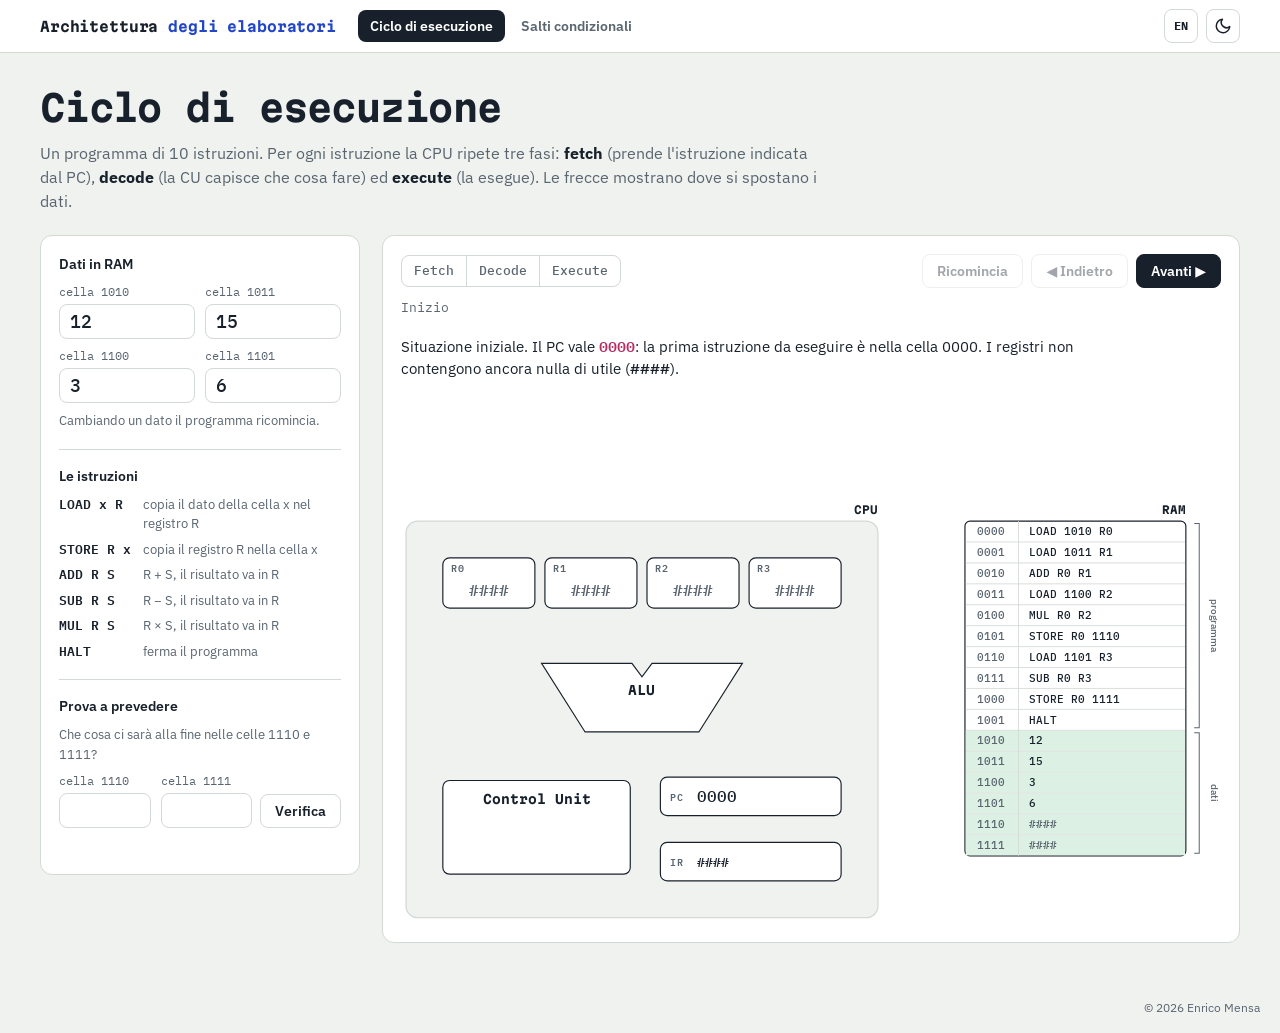
<file: intro-informatica/architettura.html>
<!doctype html>
<html lang="it">
<head>
<meta charset="utf-8">
<meta name="viewport" content="width=device-width, initial-scale=1">
<title>Architettura degli elaboratori</title>
<script>
// Tema scelto con l'interruttore in alto a destra (vale per tutte le pagine): applicato subito, prima di disegnare.
try { var tm = localStorage.getItem('theme'); if (tm === 'dark' || tm === 'light') document.documentElement.setAttribute('data-theme', tm); } catch (e) {}
</script>
<script>
// Lingua dei testi (italiano o inglese): si sceglie con il pulsante in alto a destra e vale per tutte le pagine.
// ?lang=en (o ?lang=it) nell'indirizzo la impone, per esempio in un link.
var LANG = (function () {
  var q = /[?&]lang=(it|en)(&|$)/.exec(location.search);
  if (q) return q[1];
  try { var v = localStorage.getItem('lang'); if (v === 'it' || v === 'en') return v; } catch (e) {}
  return 'it';
})();
document.documentElement.lang = LANG;
// TX('testo italiano', 'English text'): il testo nella lingua attiva (usato dagli script delle pagine).
function TX(it, en) { return LANG === 'en' && en != null ? en : it; }
// Testi fissi dell'HTML: ogni pagina mette in I18N le traduzioni, cercate per contenuto italiano dell'elemento
// (spazi normalizzati), e chiama i18nApply() subito dopo l'HTML, prima dei suoi script; quello che non ha
// traduzione resta in italiano.
var I18N = {};
function i18nApply() {
  if (LANG !== 'en') return;
  var ATTR = ['title', 'aria-label', 'placeholder', 'alt', 'value'], SKIP = { SCRIPT: 1, STYLE: 1, svg: 1, TEXTAREA: 1 };
  function norm(s) { return s.replace(/\s+/g, ' ').trim(); }
  (function walk(e) {
    for (var n = e.firstChild; n; n = n.nextSibling) {
      // Testo sciolto accanto ad altri elementi (per esempio l'etichetta di un campo): si traduce da solo.
      if (n.nodeType === 3) {
        var k = norm(n.nodeValue), tt = k && I18N[k];
        if (tt != null) n.nodeValue = n.nodeValue.replace(/^(\s*)[\s\S]*?(\s*)$/, function (m, a, b) { return a + tt + b; });
        continue;
      }
      if (n.nodeType !== 1) continue;
      var c = n;
      ATTR.forEach(function (a) { var v = c.getAttribute(a), t = v && I18N[norm(v)]; if (t != null) c.setAttribute(a, t); });
      if (SKIP[c.tagName]) continue;
      var h = c.innerHTML;
      if (h.length < 6000) { var t = I18N[norm(h)]; if (t != null) { c.innerHTML = t; continue; } }
      walk(c);
    }
  })(document.documentElement);
}
</script>
<style>
/* Interruttore tema chiaro / scuro */
.theme-tg { flex: none; margin-left: auto; width: 34px; height: 34px; display: inline-grid; place-items: center; padding: 0; border: 1px solid var(--line); border-radius: 8px; background: var(--card); color: var(--ink); cursor: pointer; }
.theme-tg:hover { border-color: var(--accent); color: var(--accent); }
.theme-tg:focus-visible { outline: 2px solid var(--accent); outline-offset: 2px; }
.theme-tg svg { width: 18px; height: 18px; display: block; }
.theme-tg.float { position: fixed; top: 14px; right: 16px; z-index: 50; }
/* Pulsante della lingua, accanto a quello del tema */
.lang-tg { font: 700 12px/1 var(--f-mono, ui-monospace, monospace); letter-spacing: .04em; }
.topnav-in > .theme-tg.lang-tg { position: absolute; right: 62px; top: 50%; transform: translateY(-50%); }
.lang-tg.float { position: fixed; top: 14px; right: 58px; z-index: 50; }
/* Copyright in fondo a destra */
.copy { margin: 0; padding: 0 20px 16px; text-align: right; font-size: 12px; color: var(--muted); }
/* Nella barra in alto: sempre a destra, anche quando le schede vanno a capo o scorrono */
.topnav .topnav-in { position: relative; padding-right: 108px; }
.topnav-in > .theme-tg { position: absolute; right: 20px; top: 50%; transform: translateY(-50%); }
/* Schede che non ci stanno nella barra: frecce ai lati e sfumatura */
.tabs-wrap { position: relative; display: flex; flex: 1 1 auto; min-width: 0; }
.tabs-wrap > .tabs { flex: 1 1 auto; }
.tabs-arr { position: absolute; top: 0; bottom: 0; z-index: 2; width: 46px; padding: 0 2px; border: 0; display: none; align-items: center; cursor: pointer; color: var(--ink); }
.tabs-arr svg { width: 18px; height: 18px; display: block; }
.tabs-arr.l { left: 0; justify-content: flex-start; background: linear-gradient(to right, var(--card) 50%, transparent); }
.tabs-arr.r { right: 0; justify-content: flex-end; background: linear-gradient(to left, var(--card) 50%, transparent); }
.tabs-arr.on { display: flex; }
.tabs-arr:hover { color: var(--accent); }
.tabs-arr:focus-visible { outline: 2px solid var(--accent); outline-offset: -2px; }
a.brand{color:inherit;text-decoration:none}a.brand:hover{color:var(--accent)}</style>

<link rel="preconnect" href="https://fonts.googleapis.com">
<link rel="preconnect" href="https://fonts.gstatic.com" crossorigin>
<link rel="stylesheet" href="https://fonts.googleapis.com/css2?family=Martian+Mono:wght@500;700&family=IBM+Plex+Sans:wght@400;500;600&family=IBM+Plex+Mono:wght@400;500;600&display=swap">
<style>
/* Layout: barra in alto con i due esercizi; comandi a sinistra, macchina (CPU + RAM) a destra. */
:root {
  --paper: #EFF2EF;
  --card: #FFFFFF;
  --ink: #18212B;
  --muted: #5A6570;
  --line: #D3D9D5;
  --accent: #2346C8;
  --accent-soft: #E3E8FA;
  --g-soft: #DCF1E4;
  --k-soft: #E6E9E7;
  --rem: #B42F66; --rem-soft: #F8E1EA;
  --f-display: "Martian Mono", "IBM Plex Mono", ui-monospace, monospace;
  --f-body: "IBM Plex Sans", system-ui, -apple-system, "Segoe UI", sans-serif;
  --f-mono: "IBM Plex Mono", ui-monospace, "SFMono-Regular", Menlo, Consolas, monospace;
}
@media (prefers-color-scheme: dark) {
  :root:not([data-theme="light"]) {
    --paper: #11161B; --card: #192028; --ink: #E5EAEE; --muted: #98A3AE; --line: #2B343E;
    --accent: #8098FF; --accent-soft: #1F2848; --g-soft: #15301F; --k-soft: #262E37; --rem: #F06E9F; --rem-soft: #3A1A28;
    color-scheme: dark;
  }
}
:root[data-theme="dark"] {
  --paper: #11161B; --card: #192028; --ink: #E5EAEE; --muted: #98A3AE; --line: #2B343E;
  --accent: #8098FF; --accent-soft: #1F2848; --g-soft: #15301F; --k-soft: #262E37; --rem: #F06E9F; --rem-soft: #3A1A28;
  color-scheme: dark;
}
* { box-sizing: border-box; }
[hidden] { display: none !important; }
body { background: var(--paper); color: var(--ink); font-family: var(--f-body); font-size: 15px; line-height: 1.5; margin: 0; }

.topnav { position: sticky; top: env(safe-area-inset-top, 0px); z-index: 40; background: var(--card); border-bottom: 1px solid var(--line); }
.topnav-in { max-width: 1240px; margin: 0 auto; padding-inline: 20px; padding-block: 10px; display: flex; flex-wrap: wrap; gap: 8px 22px; align-items: center; }
.brand { font-family: var(--f-display); font-weight: 700; font-size: 14px; letter-spacing: -0.01em; white-space: nowrap; }
.brand i { font-style: normal; color: var(--accent); }
.tabs { display: flex; gap: 4px; overflow-x: auto; min-width: 0; flex: 1 1 auto; scrollbar-width: none; }
.tab { font-family: var(--f-body); font-size: 14px; font-weight: 600; white-space: nowrap; padding: 7px 12px; border-radius: 8px; border: 0; cursor: pointer; background: transparent; color: var(--muted); }
.tab:hover { background: var(--paper); color: var(--ink); }
.tab[aria-selected="true"] { background: var(--ink); color: var(--card); }
.tab:focus-visible { outline: 2px solid var(--accent); outline-offset: 2px; }
@media (max-width: 640px) { .brand { display: none; } }

.wrap { max-width: 1240px; margin: 0 auto; padding-inline: 20px; padding-block: 28px 56px; display: grid; gap: 22px; }
header { display: grid; gap: 6px; }
h1 { font-family: var(--f-display); font-weight: 700; font-size: clamp(26px, 4vw, 36px); letter-spacing: -0.02em; margin: 0; text-wrap: balance; }
.lede { margin: 0; color: var(--muted); max-width: 78ch; font-size: 16px; }
.lede b { color: var(--ink); }
h2 { font-family: var(--f-mono); font-size: 11.5px; font-weight: 600; text-transform: uppercase; letter-spacing: 0.1em; color: var(--muted); margin: 0; }
.cols { display: grid; grid-template-columns: minmax(260px, 320px) minmax(0, 1fr); gap: 22px; align-items: start; }
@media (max-width: 920px) { .cols { grid-template-columns: minmax(0, 1fr); } .cols .panel { order: 2; } }
.panel, .viz { background: var(--card); border: 1px solid var(--line); border-radius: 12px; padding: 18px; display: grid; gap: 18px; min-width: 0; }
.ctl { display: grid; gap: 8px; min-width: 0; }
.ctl + .ctl { padding-top: 16px; border-top: 1px solid var(--line); }
.lbl { font-weight: 600; font-size: 14px; }
.hint { margin: 0; font-size: 13px; color: var(--muted); }
.hint b { color: var(--ink); font-family: var(--f-mono); font-weight: 600; }

.cells { display: grid; grid-template-columns: repeat(2, minmax(0, 1fr)); gap: 8px 10px; }
.cell { display: grid; gap: 3px; min-width: 0; }
.cell span { font-family: var(--f-mono); font-size: 12px; color: var(--muted); }
.num { font-family: var(--f-mono); font-size: 18px; font-weight: 500; width: 100%; min-width: 0; padding: 5px 10px; background: var(--card); color: var(--ink); border: 1px solid var(--line); border-radius: 8px; font-variant-numeric: tabular-nums; }
.num:focus { outline: 2px solid var(--accent); outline-offset: 1px; border-color: var(--accent); }
.chips { display: flex; flex-wrap: wrap; gap: 6px; }
.chip { font-family: var(--f-mono); font-size: 12.5px; padding: 3px 10px; border-radius: 999px; background: var(--card); color: var(--ink); border: 1px solid var(--line); cursor: pointer; }
.chip:hover { border-color: var(--accent); color: var(--accent); }
.chip[aria-pressed="true"] { background: var(--ink); color: var(--card); border-color: var(--ink); }
.chip:focus-visible { outline: 2px solid var(--accent); outline-offset: 1px; }

.isa { display: grid; grid-template-columns: auto minmax(0, 1fr); gap: 6px 12px; margin: 0; font-size: 13px; }
.isa dt { font-family: var(--f-mono); font-weight: 600; font-size: 12.5px; white-space: nowrap; }
.isa dd { margin: 0; color: var(--muted); }

.guess { display: grid; grid-template-columns: minmax(0, 1fr) auto; gap: 8px; align-items: end; }
.fb { margin: 0; font-size: 13.5px; min-height: 1.5em; }
.fb.ok { color: var(--accent); font-weight: 600; }
.fb.no { color: var(--rem); font-weight: 600; }

.btn { font-family: var(--f-body); font-weight: 600; font-size: 14px; padding: 7px 14px; border-radius: 8px; background: var(--ink); color: var(--card); border: 1px solid var(--ink); cursor: pointer; white-space: nowrap; }
.btn:hover { background: var(--accent); border-color: var(--accent); }
.btn.ghost { background: var(--card); color: var(--ink); border-color: var(--line); }
.btn.ghost:hover { border-color: var(--accent); color: var(--accent); }
.btn:disabled { opacity: .4; cursor: default; }
.btn:disabled:hover { background: var(--ink); border-color: var(--ink); }
.btn.ghost:disabled:hover { background: var(--card); color: var(--ink); border-color: var(--line); }
.btn:focus-visible { outline: 2px solid var(--accent); outline-offset: 2px; }

.stepbar { display: flex; flex-wrap: wrap; gap: 10px 16px; align-items: center; justify-content: space-between; }
.phases { display: flex; gap: 1px; border: 1px solid var(--line); border-radius: 8px; overflow: hidden; background: var(--line); }
.phases span { padding: 5px 12px; font-family: var(--f-mono); font-size: 13px; font-weight: 500; background: var(--card); color: var(--muted); }
.phases span.on { background: var(--ink); color: var(--card); }
.nav { display: flex; gap: 8px; align-items: center; flex-wrap: wrap; }
.count { font-family: var(--f-mono); font-size: 13px; color: var(--muted); font-variant-numeric: tabular-nums; white-space: nowrap; }
.count.oneline { display: block; margin-top: -8px; overflow: hidden; text-overflow: ellipsis; }
.desc { margin: 0; font-size: 15px; min-height: 3.2em; max-width: 80ch; }
.desc b { font-weight: 600; }
.desc .v { font-family: var(--f-mono); font-weight: 600; color: var(--rem); }
.machine { overflow-x: auto; min-width: 0; }
.machine svg { display: block; width: 100%; min-width: 660px; height: auto; }
.cap { margin: 0; font-size: 13.5px; color: var(--muted); max-width: 80ch; }
.cap b { color: var(--ink); }
.trace { display: flex; flex-wrap: wrap; gap: 6px 8px; align-items: center; padding-top: 14px; border-top: 1px solid var(--line); font-size: 13.5px; color: var(--muted); }
.trace .t { font-family: var(--f-mono); font-size: 13px; padding: 2px 8px; border-radius: 6px; background: var(--k-soft); color: var(--ink); }
.trace .t.now { background: var(--accent); color: var(--card); }
.trace .t.skip { background: transparent; color: var(--rem); text-decoration: line-through; border: 1px dashed var(--rem); }
.trace .ar { color: var(--muted); }

/* Macchina (SVG) */
.m-cpu { fill: var(--paper); stroke: var(--line); stroke-width: 1.5; }
.m-ram { fill: var(--card); stroke: var(--ink); stroke-width: 1.4; }
.m-box { fill: var(--card); stroke: var(--ink); stroke-width: 1.4; transition: stroke .3s; }
.m-box.chg { stroke: var(--rem); stroke-width: 2.6; }
.m-box.act { fill: var(--accent-soft); }
.m-title { font: 700 13px var(--f-display); fill: var(--ink); }
.m-unit { font: 700 15px var(--f-display); fill: var(--ink); }
.m-lbl { font: 600 12px var(--f-mono); fill: var(--muted); letter-spacing: .05em; }
.m-val { font: 500 19px var(--f-mono); fill: var(--ink); transition: opacity .25s; }
.m-ir { font: 500 15px var(--f-mono); fill: var(--ink); transition: opacity .25s; }
.m-small { font: 500 13px var(--f-mono); fill: var(--ink); transition: opacity .25s; }
.m-cu { font: 500 14px var(--f-body); fill: var(--ink); transition: opacity .25s; }
.machine .chg-t, .state .chg-t { fill: var(--rem); font-weight: 700; }
.pend { opacity: 0; }
.m-sep { stroke: var(--line); stroke-width: 1; }
.m-row { fill: transparent; }
.m-row.data { fill: var(--g-soft); }
.m-row.act { fill: var(--accent-soft); }
.m-row.chg { fill: var(--rem-soft); }
.m-addr { font: 500 13px var(--f-mono); fill: var(--muted); }
.m-cell { font: 500 13.5px var(--f-mono); fill: var(--ink); transition: opacity .25s; }
.m-cell.big { font-size: 17px; }
.m-cell.empty, .m-val.empty { fill: var(--muted); }
.m-brace { fill: none; stroke: var(--muted); stroke-width: 1.2; }
.m-bt { font: 500 12px var(--f-body); fill: var(--muted); }
.m-halo { fill: none; stroke: var(--card); stroke-width: 7; stroke-linecap: round; stroke-linejoin: round; }
.m-arrow { fill: none; stroke: var(--accent); stroke-width: 2.4; stroke-linecap: round; stroke-linejoin: round; }
.m-head { fill: var(--accent); }
.m-pill rect { fill: var(--accent); }
.m-pill text { font: 600 12.5px var(--f-mono); fill: var(--card); }
.m-jump { fill: none; stroke: var(--muted); stroke-opacity: .55; stroke-width: 1.6; stroke-dasharray: 4 4; }
.m-jhead { fill: var(--muted); fill-opacity: .7; }

/* Controlli a "mangianastri" */
.deck { display: flex; gap: 1px; border: 1px solid var(--line); border-radius: 10px; overflow: hidden; background: var(--line); }
.dk { width: 42px; height: 38px; display: grid; place-items: center; padding: 0; border: 0; background: var(--card); color: var(--ink); cursor: pointer; }
.dk svg { width: 18px; height: 18px; fill: currentColor; }
.dk:hover { background: var(--accent-soft); color: var(--accent); }
.dk:focus-visible { outline: 2px solid var(--accent); outline-offset: -2px; }
.dk:disabled { color: var(--line); cursor: default; background: var(--card); }
.dk.play { background: var(--ink); color: var(--card); width: 50px; }
.dk.play:hover { background: var(--accent); color: var(--card); }
.dk.play:disabled { background: var(--k-soft); color: var(--muted); }
.dk .i-pause, .dk.playing .i-play { display: none; }
.dk.playing .i-pause { display: block; }
.textblock { display: grid; gap: 8px; align-content: start; }
.textblock .desc { min-height: 4.5em; }
.subs { min-height: calc(4.5em + 4px); }
@media (max-width: 700px) { .textblock .desc { min-height: 10.5em; } .subs { min-height: calc(7.5em + 4px); } }
.subs { margin: 0; padding-left: 1.5em; display: grid; align-content: start; gap: 2px; font-size: 14px; color: var(--muted); }
.subs li.on { color: var(--ink); font-weight: 600; }
.subs li::marker { font-family: var(--f-mono); }
/* Salti condizionali: testo dell'esercizio a sinistra, esecuzione a destra */
.kindbar { display: flex; flex-wrap: wrap; gap: 10px 14px; align-items: center; }
.kindbar .chips { flex: 1 1 auto; }
.cols2 { display: grid; grid-template-columns: minmax(0, 1.15fr) minmax(0, 1fr); gap: 22px; align-items: start; }
@media (max-width: 980px) { .cols2 { grid-template-columns: minmax(0, 1fr); } }
.intro { margin: 0; font-size: 15.5px; }
.listing { position: relative; }
.listing .gut { position: absolute; left: 0; top: 0; overflow: visible; pointer-events: none; }
.line { display: grid; grid-template-columns: 2.6em minmax(0, 1fr) auto; gap: 4px 8px; align-items: baseline; padding: 4px 8px; border-radius: 6px; font-size: 16px; line-height: 1.45; transition: background .2s; }
.line .ln { font-weight: 700; font-variant-numeric: tabular-nums; }
.line b { font-weight: 700; }
.line u { text-underline-offset: 2px; }
.line .tag { font-family: var(--f-mono); font-size: 11.5px; color: var(--rem); white-space: nowrap; }
.line.cur { background: var(--accent-soft); }
.line.next { box-shadow: inset 3px 0 0 var(--accent); }
.line.skip { color: var(--muted); }
.line.skip .tx { text-decoration: line-through; text-decoration-color: var(--rem); }
.qs { display: grid; gap: 6px; padding-top: 14px; border-top: 1px solid var(--line); }
.qs ol, .ans { margin: 0; padding-left: 1.4em; display: grid; gap: 4px; }
.ansbox { display: grid; gap: 10px; justify-items: start; }
.ans { font-size: 14.5px; }
.ans b { font-family: var(--f-mono); color: var(--rem); }
.state { min-width: 0; }
.state svg { display: block; width: 100%; max-width: 560px; height: auto; margin-inline: auto; }
@media (prefers-reduced-motion: reduce) { .m-box, .m-val, .m-ir, .m-small, .m-cu, .m-cell { transition: none; } }
</style>

<nav class="topnav" aria-label="Esercizi">
  <div class="topnav-in">
    <a class="brand" href="../" title="Torna all'indice">Architettura <i>degli elaboratori</i></a>
    <div class="tabs" role="tablist">
      <button class="tab" role="tab" type="button" data-page="ciclo">Ciclo di esecuzione</button>
      <button class="tab" role="tab" type="button" data-page="salti">Salti condizionali</button>
    </div>
  <button class="theme-tg lang-tg" type="button" id="lang-tg"></button><button class="theme-tg" type="button" id="theme-tg" aria-label="Tema scuro" aria-pressed="false"></button>
  </div>
</nav>

<main>
  <section id="p-ciclo" class="page">
    <div class="wrap">
      <header>
        <h1>Ciclo di esecuzione</h1>
        <p class="lede">Un programma di 10 istruzioni. Per ogni istruzione la CPU ripete tre fasi: <b>fetch</b> (prende l'istruzione indicata dal PC), <b>decode</b> (la CU capisce che cosa fare) ed <b>execute</b> (la esegue). Le frecce mostrano dove si spostano i dati.</p>
      </header>
      <div class="cols">
        <aside class="panel">
          <div class="ctl">
            <span class="lbl">Dati in RAM</span>
            <div class="cells">
              <label class="cell"><span>cella 1010</span><input class="num" id="a-d0" type="number" min="0" max="99" value="12" inputmode="numeric"></label>
              <label class="cell"><span>cella 1011</span><input class="num" id="a-d1" type="number" min="0" max="99" value="15" inputmode="numeric"></label>
              <label class="cell"><span>cella 1100</span><input class="num" id="a-d2" type="number" min="0" max="99" value="3" inputmode="numeric"></label>
              <label class="cell"><span>cella 1101</span><input class="num" id="a-d3" type="number" min="0" max="99" value="6" inputmode="numeric"></label>
            </div>
            <p class="hint">Cambiando un dato il programma ricomincia.</p>
          </div>
          <div class="ctl">
            <span class="lbl">Le istruzioni</span>
            <dl class="isa">
              <dt>LOAD x R</dt><dd>copia il dato della cella x nel registro R</dd>
              <dt>STORE R x</dt><dd>copia il registro R nella cella x</dd>
              <dt>ADD R S</dt><dd>R + S, il risultato va in R</dd>
              <dt>SUB R S</dt><dd>R − S, il risultato va in R</dd>
              <dt>MUL R S</dt><dd>R × S, il risultato va in R</dd>
              <dt>HALT</dt><dd>ferma il programma</dd>
            </dl>
          </div>
          <div class="ctl">
            <span class="lbl">Prova a prevedere</span>
            <p class="hint">Che cosa ci sarà alla fine nelle celle 1110 e 1111?</p>
            <div class="guess">
              <div class="cells">
                <label class="cell"><span>cella 1110</span><input class="num" id="a-g0" type="number" inputmode="numeric"></label>
                <label class="cell"><span>cella 1111</span><input class="num" id="a-g1" type="number" inputmode="numeric"></label>
              </div>
              <button class="btn ghost" type="button" id="a-check">Verifica</button>
            </div>
            <p class="fb" id="a-fb" aria-live="polite"></p>
          </div>
        </aside>
        <div class="viz">
          <div class="stepbar">
            <div class="phases" id="a-phases"></div>
            <div class="nav">
              <button class="btn ghost" type="button" id="a-first">Ricomincia</button>
              <button class="btn ghost" type="button" id="a-prev">◀ Indietro</button>
              <button class="btn" type="button" id="a-next">Avanti ▶</button>
            </div>
          </div>
          <span class="count oneline" id="a-count"></span>
          <div class="textblock">
            <p class="desc" id="a-desc" aria-live="polite"></p>
            <ol class="subs" id="a-subs"></ol>
          </div>
          <div class="machine"><svg id="a-svg" role="img" aria-label="CPU e RAM"></svg></div>
        </div>
      </div>
    </div>
  </section>

  <section id="p-salti" class="page" hidden>
    <div class="wrap">
      <header>
        <h1>Salti condizionali</h1>
        <p class="lede">Le istruzioni vengono eseguite in ordine perché il PC aumenta di 1. Un <b>salto</b> cambia il PC: se la condizione è vera, l'esecuzione continua dall'istruzione indicata.</p>
      </header>
      <div class="kindbar">
        <span class="lbl">Tipo di esercizio</span>
        <div class="chips" id="b-kind">
          <button class="chip" type="button" data-k="tutti">Qualsiasi</button>
          <button class="chip" type="button" data-k="parita">Pari o dispari</button>
          <button class="chip" type="button" data-k="confronto">Confronto</button>
          <button class="chip" type="button" data-k="fasce">Fasce di valori</button>
          <button class="chip" type="button" data-k="ciclo">Ciclo</button>
        </div>
        <button class="btn" type="button" id="b-new">Nuovo esercizio</button>
      </div>
      <div class="cols2">
        <article class="panel excard">
          <h2>Esercizio</h2>
          <p class="intro" id="b-intro"></p>
          <div class="listing" id="b-listing"><div id="b-lines"></div></div>
          <div class="qs">
            <span class="lbl">Domande</span>
            <ol id="b-qs"></ol>
          </div>
          <div class="ansbox">
            <button class="btn ghost" type="button" id="b-ans" aria-expanded="false">Mostra le risposte</button>
            <ol class="ans" id="b-answers" hidden></ol>
          </div>
        </article>
        <div class="viz">
          <div class="stepbar">
            <span class="count" id="b-count"></span>
            <div class="nav">
              <button class="btn ghost" type="button" id="b-reset">Ricomincia</button>
              <button class="btn ghost" type="button" id="b-prev">◀ Indietro</button>
              <button class="btn" type="button" id="b-next">Avanti ▶</button>
            </div>
          </div>
          <p class="desc" id="b-desc" aria-live="polite"></p>
          <div class="state"><svg id="b-svg" role="img" aria-label="Registri e memoria"></svg></div>
          <div class="trace" id="b-trace"></div>
        </div>
      </div>
    </div>
  </section>
</main>
<script>
// Traduzioni inglesi dei testi fissi qui sopra (chiave: il testo italiano, come nell'HTML).
Object.assign(I18N, {
"Architettura degli elaboratori": "Computer architecture",
"Architettura <i>degli elaboratori<\/i>": "Computer <i>architecture<\/i>",
"Ciclo di esecuzione": "Execution cycle",
"Salti condizionali": "Conditional jumps",
"Un programma di 10 istruzioni. Per ogni istruzione la CPU ripete tre fasi: <b>fetch<\/b> (prende l'istruzione indicata dal PC), <b>decode<\/b> (la CU capisce che cosa fare) ed <b>execute<\/b> (la esegue). Le frecce mostrano dove si spostano i dati.": "A program of 10 instructions. For each instruction the CPU repeats three phases: <b>fetch<\/b> (it takes the instruction the PC points to), <b>decode<\/b> (the CU works out what to do) and <b>execute<\/b> (it carries it out). The arrows show where the data moves.",
"Cambiando un dato il programma ricomincia.": "Changing a value restarts the program.",
"copia il dato della cella x nel registro R": "copy the data in cell x into register R",
"copia il registro R nella cella x": "copy register R into cell x",
"R + S, il risultato va in R": "R + S, the result goes into R",
"R − S, il risultato va in R": "R − S, the result goes into R",
"R × S, il risultato va in R": "R × S, the result goes into R",
"ferma il programma": "stop the program",
"Che cosa ci sarà alla fine nelle celle 1110 e 1111?": "What will cells 1110 and 1111 hold at the end?",
"Verifica": "Check",
"Ricomincia": "Restart",
"◀ Indietro": "◀ Back",
"Avanti ▶": "Next ▶",
"Le istruzioni vengono eseguite in ordine perché il PC aumenta di 1. Un <b>salto<\/b> cambia il PC: se la condizione è vera, l'esecuzione continua dall'istruzione indicata.": "The instructions run in order because the PC goes up by 1. A <b>jump<\/b> changes the PC: if the condition is true, execution continues from the instruction indicated.",
"Qualsiasi": "Any",
"Pari o dispari": "Even or odd",
"Confronto": "Comparison",
"Fasce di valori": "Value ranges",
"Ciclo": "Loop",
"Nuovo esercizio": "New exercise",
"Esercizio": "Exercise",
"Mostra le risposte": "Show the answers",
"Esercizi": "Exercises",
"Torna all'indice": "Back to the index",
"Tema scuro": "Dark theme",
"CPU e RAM": "CPU and RAM",
"Registri e memoria": "Registers and memory",
"Dati in RAM": "Data in RAM",
"cella 1010": "cell 1010",
"cella 1011": "cell 1011",
"cella 1100": "cell 1100",
"cella 1101": "cell 1101",
"cella 1110": "cell 1110",
"cella 1111": "cell 1111",
"Le istruzioni": "The instructions",
"Prova a prevedere": "Try to predict",
"Tipo di esercizio": "Exercise type",
"Domande": "Questions"
});
i18nApply();
</script>

<script>
(function () {
  'use strict';
  var $ = function (id) { return document.getElementById(id); };
  var NS = 'http://www.w3.org/2000/svg';
  var REDUCED = window.matchMedia && window.matchMedia('(prefers-reduced-motion: reduce)').matches;

  /* ---------- Geometria della macchina ---------- */
  var G = {
    W: 980, cpu: { x: -4, y: 30, w: 564, h: 474 },
    regY: 74, regH: 60, regW: 110, regGap: 12, mid: 278,
    alu: { inL: 212, inR: 344, top: 200, bot: 282 },
    cu: { x: 40, y: 340, w: 224, h: 112 },
    pc: { x: 300, y: 336, w: 216, h: 46 },
    ir: { x: 300, y: 414, w: 216, h: 46 },
    ram: { x: 664, w: 264, top: 16, rowY: 30, rowH: 25 }
  };
  function regX(i, n) { return G.mid - (n * G.regW + (n - 1) * G.regGap) / 2 + i * (G.regW + G.regGap); }
  function regC(i, n) { return regX(i, n) + G.regW / 2; }
  function rowC(i) { return G.ram.rowY + i * G.ram.rowH + G.ram.rowH / 2; }

  function poly(pts, r) {
    r = r || 10;
    var d = 'M' + pts[0][0] + ',' + pts[0][1];
    for (var i = 1; i < pts.length - 1; i++) {
      var p = pts[i - 1], c = pts[i], n = pts[i + 1];
      var l1 = Math.hypot(c[0] - p[0], c[1] - p[1]), l2 = Math.hypot(n[0] - c[0], n[1] - c[1]);
      var rr = Math.min(r, l1 / 2, l2 / 2);
      // l'ultimo tratto deve restare dritto per almeno la lunghezza della punta
      if (i === pts.length - 2) rr = Math.max(0, Math.min(rr, l2 - 20));
      if (i === 1) rr = Math.max(0, Math.min(rr, l1 - 4));
      var a = [c[0] - (c[0] - p[0]) / l1 * rr, c[1] - (c[1] - p[1]) / l1 * rr];
      var b = [c[0] + (n[0] - c[0]) / l2 * rr, c[1] + (n[1] - c[1]) / l2 * rr];
      d += ' L' + a[0] + ',' + a[1] + ' Q' + c[0] + ',' + c[1] + ' ' + b[0] + ',' + b[1];
    }
    var e = pts[pts.length - 1];
    return d + ' L' + e[0] + ',' + e[1];
  }

  // Percorso di ogni freccia: restituisce { d, t } (t = posizione dell'etichetta lungo il percorso)
  function arrowPath(a, M) {
    var n = M.regs.length, ri, cx, y;
    var pcR = G.pc.x + G.pc.w, irR = G.ir.x + G.ir.w, ramL = G.ram.x;
    switch (a.k) {
      case 'pc-ram':
        y = rowC(a.row) - 4; var y0 = G.pc.y + 20, s1 = 572 - pcR, tot = s1 + (y0 - y) + (ramL - 572);
        return { d: poly([[pcR, y0], [572, y0], [572, y], [ramL, y]]), t: (s1 + (y0 - y) / 2) / tot };
      case 'ram-ir':
        y = rowC(a.row) + 4; var y3 = G.ir.y + 23, s0 = ramL - 606, tt = s0 + (y3 - y) + (606 - irR);
        return { d: poly([[ramL, y], [606, y], [606, y3], [irR, y3]]), t: (s0 + Math.max(10, (G.pc.y + 46 - y))) / tt };
      case 'pc-inc': return { d: poly([[336, G.pc.y], [336, G.pc.y - 32], [404, G.pc.y - 32], [404, G.pc.y]]), t: 0.5 };
      case 'ir-cu': return { d: 'M' + G.ir.x + ',' + (G.ir.y + 23) + ' L' + (G.cu.x + G.cu.w) + ',' + (G.ir.y + 23), t: 0.5 };
      case 'ram-reg': ri = M.regs.indexOf(a.reg); cx = regC(ri, n); y = rowC(a.row);
        return { d: poly([[ramL, y], [606, y], [606, 44], [cx, 44], [cx, G.regY]]), t: 0.3 };
      case 'reg-ram': ri = M.regs.indexOf(a.reg); cx = regC(ri, n); y = rowC(a.row);
        return { d: poly([[cx, G.regY], [cx, 44], [606, 44], [606, y], [ramL, y]]), t: 0.7 };
      case 'reg-alu': ri = M.regs.indexOf(a.reg); cx = regC(ri, n);
        var ix = a.side === 'L' ? G.alu.inL : G.alu.inR;
        var yb = G.regY + G.regH, yh = 166, dxx = Math.abs(ix - cx);
        return { d: poly([[cx, yb], [cx, yh], [ix, yh], [ix, G.alu.top]]), t: ((yh - yb) + dxx / 2) / ((yh - yb) + dxx + (G.alu.top - yh)) };
      case 'ir-alu': return { d: poly([[G.ir.x, G.ir.y + 14], [284, G.ir.y + 14], [284, 320], [136, 320], [136, 176], [G.alu.inR, 176], [G.alu.inR, G.alu.top]]), t: 0.86 };
      case 'alu-reg': ri = M.regs.indexOf(a.reg); cx = regC(ri, n);
        var sx = cx < G.mid ? 18 : 538;
        return { d: poly([[G.mid, G.alu.bot], [G.mid, 308], [sx, 308], [sx, 44], [cx, 44], [cx, G.regY]]), t: 0.12 };
      case 'reg-cu': ri = M.regs.indexOf(a.reg); cx = regC(ri, n);
        return { d: poly([[cx, G.regY + G.regH], [cx, 150], [26, 150], [26, G.cu.y + 40], [G.cu.x, G.cu.y + 40]]), t: 0.5 };
      case 'ir-pc': return { d: 'M' + 350 + ',' + G.ir.y + ' L' + 350 + ',' + (G.pc.y + G.pc.h), t: 0.5, dx: 40 };
      case 'jump': var y1 = rowC(a.from), y2 = rowC(a.to), xr = G.ram.x + G.ram.w, b = a.bulge;
        return { d: 'M' + xr + ',' + y1 + ' C' + (xr + b) + ',' + y1 + ' ' + (xr + b) + ',' + y2 + ' ' + (xr + 2) + ',' + y2, t: 0.5, nolabel: true };
    }
  }

  function esc(s) { return String(s).replace(/&/g, '&amp;').replace(/</g, '&lt;'); }
  function show(v) { return v === null || v === undefined ? '####' : String(v); }

  /* ---------- Disegno ---------- */
  function draw(M, st, animate, sub, from) {
    var svg = M.svg, n = M.regs.length, chg = st.chg || {}, act = st.act || {};
    var nA = st.arrows.length;
    if (sub === undefined || sub === null) sub = nA - 1;
    if (from === undefined || from === null) from = 0;
    var arrs = st.arrows.slice(0, sub + 1);
    // quale freccia aggiorna ciascun valore (senza indicazione: l'ultima)
    var setter = {};
    st.arrows.forEach(function (a, i) { (a.sets || []).forEach(function (k) { setter[k] = i; }); });
    Object.keys(chg).forEach(function (k) { if (setter[k] === undefined) setter[k] = nA - 1; });
    var pendK = function (k) { return chg[k] && setter[k] > sub; };
    var animK = function (k) { return chg[k] && animate && !REDUCED && setter[k] >= from && setter[k] <= sub; };
    var isChg = function (k) { return chg[k] && !pendK(k); };
    var rows = M.rows, H = Math.max(G.cpu.y + G.cpu.h, G.ram.rowY + rows.length * G.ram.rowH) + 8;
    svg.setAttribute('viewBox', '0 0 ' + G.W + ' ' + H);
    var pv = st._prev || st;
    // testo di un valore: prima della sua freccia mostra il valore vecchio; durante l'animazione lo sostituisce alla fine della freccia
    function vt(key, base, x, y, anchor, newT, oldT) {
      var a = ' x="' + x + '" y="' + y + '"' + (anchor ? ' text-anchor="' + anchor + '"' : '');
      if (pendK(key)) return '<text class="' + base + '"' + a + '>' + esc(oldT) + '</text>';
      if (animK(key)) return '<text class="' + base + '"' + a + ' data-key="' + key + '" data-new="' + esc(newT).replace(/"/g, '&quot;') + '">' + esc(oldT) + '</text>';
      return '<text class="' + base + (chg[key] ? ' chg-t' : '') + '"' + a + '>' + esc(newT) + '</text>';
    }
    var cls = function (key, base) { return base + (chg[key] ? ' chg-t' + (animK(key) ? ' pend' : '') : ''); };
    var h = '<g transform="translate(10,0)">';
    // CPU
    var c = G.cpu;
    h += '<rect class="m-cpu" x="' + c.x + '" y="' + c.y + '" width="' + c.w + '" height="' + c.h + '" rx="14"/>';
    h += '<text class="m-title" x="' + (c.x + c.w) + '" y="' + (c.y - 9) + '" text-anchor="end">CPU</text>';
    // registri
    M.regs.forEach(function (r, i) {
      var x = regX(i, n), v = st.regs[r], o = pv.regs[r];
      h += '<rect class="m-box' + (isChg('reg:' + r) ? ' chg' : '') + '" x="' + x + '" y="' + G.regY + '" width="' + G.regW + '" height="' + G.regH + '" rx="8"/>';
      h += '<text class="m-lbl" x="' + (x + 10) + '" y="' + (G.regY + 17) + '">' + r + '</text>';
      h += vt('reg:' + r, 'm-val' + ((pendK('reg:' + r) || animK('reg:' + r) ? o : v) === null ? ' empty' : ''), x + G.regW / 2, G.regY + 46, 'middle', show(v), show(o));
    });
    // ALU
    var A = G.alu, m = G.mid;
    var aluT = pendK('alu') ? null : st.alu;
    h += '<path class="m-box' + (aluT ? ' act' : '') + '" d="M' + (m - 120) + ',' + A.top + ' L' + (m - 12) + ',' + A.top + ' L' + m + ',' + (A.top + 16) + ' L' + (m + 12) + ',' + A.top + ' L' + (m + 120) + ',' + A.top + ' L' + (m + 68) + ',' + A.bot + ' L' + (m - 68) + ',' + A.bot + ' Z"/>';
    h += '<text class="m-unit" x="' + m + '" y="' + (A.top + 38) + '" text-anchor="middle">ALU</text>';
    if (aluT) h += '<text class="' + cls('alu', 'm-small') + '" x="' + m + '" y="' + (A.top + 62) + '" text-anchor="middle">' + esc(st.alu) + '</text>';
    // CU
    var u = G.cu, ucx = u.x + u.w / 2;
    var cuL = pendK('cu') ? pv.cu : st.cu;
    h += '<rect class="m-box' + (isChg('cu') ? ' act' : '') + '" x="' + u.x + '" y="' + u.y + '" width="' + u.w + '" height="' + u.h + '" rx="8"/>';
    h += '<text class="m-unit" x="' + ucx + '" y="' + (u.y + 28) + '" text-anchor="middle">Control Unit</text>';
    (cuL || []).forEach(function (line, i) {
      h += '<text class="' + cls('cu', 'm-cu') + '" x="' + ucx + '" y="' + (u.y + 62 + i * 22) + '" text-anchor="middle">' + esc(line) + '</text>';
    });
    // PC e IR
    [['pc', 'PC', M.fa(st.pc), 'm-val', M.fa(pv.pc)], ['ir', 'IR', st.ir ? M.txt(st.ir) : '####', 'm-ir', pv.ir ? M.txt(pv.ir) : '####']].forEach(function (b) {
      var g = G[b[0]], empty = b[0] === 'ir' && !((pendK('ir') || animK('ir')) ? pv.ir : st.ir);
      h += '<rect class="m-box' + (isChg(b[0]) ? ' chg' : '') + '" x="' + g.x + '" y="' + g.y + '" width="' + g.w + '" height="' + g.h + '" rx="8"/>';
      h += '<text class="m-lbl" x="' + (g.x + 12) + '" y="' + (g.y + 28) + '">' + b[1] + '</text>';
      h += vt(b[0], b[3] + (empty ? ' empty' : ''), g.x + 44, g.y + 30, '', b[2], b[4]);
    });
    // RAM
    var R = G.ram, rb = G.ram.rowY + rows.length * R.rowH;
    h += '<text class="m-title" x="' + (R.x + R.w) + '" y="' + (R.rowY - 9) + '" text-anchor="end">RAM</text>';
    h += '<rect class="m-ram" x="' + R.x + '" y="' + G.ram.rowY + '" width="' + R.w + '" height="' + (rows.length * R.rowH) + '" rx="6"/>';
    rows.forEach(function (row, i) {
      var y = R.rowY + i * R.rowH, key = 'ram:' + row.addr;
      var rc = isChg(key) ? ' chg' : act[key] ? ' act' : row.data ? ' data' : '';
      h += '<rect class="m-row' + rc + '" x="' + (R.x + 1) + '" y="' + (y + 0.5) + '" width="' + (R.w - 2) + '" height="' + (R.rowH - 1) + '"/>';
      h += '<text class="m-addr" x="' + (R.x + 14) + '" y="' + (y + 17) + '">' + M.fa(row.addr) + '</text>';
      var fmt = function (v) { return v === undefined ? '…' : (v && v.op ? M.txt(v) : show(v)); };
      var v = st.ram[row.addr], o = pv.ram[row.addr], sh = pendK(key) || animK(key) ? o : v;
      h += vt(key, 'm-cell' + (sh === null || sh === undefined ? ' empty' : ''), R.x + M.colX, y + 17, '', fmt(v), fmt(o));
      if (i) h += '<line class="m-sep" x1="' + (R.x + 1) + '" x2="' + (R.x + R.w - 1) + '" y1="' + y + '" y2="' + y + '"/>';
    });
    h += '<line class="m-sep" x1="' + (R.x + M.colX - 12) + '" x2="' + (R.x + M.colX - 12) + '" y1="' + R.rowY + '" y2="' + rb + '"/>';
    (M.braces || []).forEach(function (b) {
      var y1 = R.rowY + b[0] * R.rowH + 3, y2 = R.rowY + (b[1] + 1) * R.rowH - 3, xb = R.x + R.w + 10;
      h += '<path class="m-brace" d="M' + xb + ',' + y1 + ' h6 V' + y2 + ' h-6"/>';
      h += '<text class="m-bt" transform="translate(' + (xb + 20) + ',' + ((y1 + y2) / 2) + ') rotate(90)" text-anchor="middle">' + b[2] + '</text>';
    });
    h += '<g class="arrows"></g></g>';
    svg.innerHTML = h;
    drawArrows(M, { arrows: arrs }, animate && !REDUCED && arrs.length > from, from);
  }

  // Sostituisce il valore vecchio con quello nuovo (in rosso) negli elementi indicati.
  function swapVals(svg, keys) {
    svg.querySelectorAll('[data-new]').forEach(function (el) {
      if (keys && keys.indexOf(el.getAttribute('data-key')) < 0) return;
      el.textContent = el.getAttribute('data-new'); el.removeAttribute('data-new');
      el.classList.remove('empty'); el.classList.add('chg-t');
    });
  }

  var HEAD_L = 12, HEAD_W = 5.5, END_GAP = 3;
  function drawArrows(M, st, animate, from) {
    from = from || 0;
    var layer = M.svg.querySelector('.arrows');
    var items = st.arrows.map(function (a) {
      var aa = a.k === 'jump' ? { k: 'jump', from: M.rowIdx(a.from), to: M.rowIdx(a.to), bulge: a.bulge } : a;
      var p = M.pathFn ? M.pathFn(a) : arrowPath(aa, M);
      var g = document.createElementNS(NS, 'g');
      var halo = document.createElementNS(NS, 'path'); halo.setAttribute('class', 'm-halo'); halo.setAttribute('d', p.d);
      var path = document.createElementNS(NS, 'path'); path.setAttribute('class', 'm-arrow'); path.setAttribute('d', p.d);
      var head = document.createElementNS(NS, 'path'); head.setAttribute('class', 'm-head');
      g.appendChild(halo); g.appendChild(path); g.appendChild(head); layer.appendChild(g);
      var len = path.getTotalLength(), tipL = len - END_GAP;
      // punta della freccia disegnata a mano, allineata alla tangente finale
      var T = path.getPointAtLength(tipL), P = path.getPointAtLength(Math.max(0, tipL - 1));
      var ang = Math.atan2(T.y - P.y, T.x - P.x), ca = Math.cos(ang), sa = Math.sin(ang);
      var bx = T.x - ca * HEAD_L, by = T.y - sa * HEAD_L;
      head.setAttribute('d', 'M' + T.x + ',' + T.y + ' L' + (bx - sa * HEAD_W) + ',' + (by + ca * HEAD_W) + ' L' + (bx + sa * HEAD_W) + ',' + (by - ca * HEAD_W) + ' Z');
      var vis = Math.max(0, tipL - HEAD_L + 2);
      var pill = null;
      if (a.label !== undefined && a.label !== '' && !p.nolabel) {
        pill = document.createElementNS(NS, 'g'); pill.setAttribute('class', 'm-pill');
        var r = document.createElementNS(NS, 'rect'), t = document.createElementNS(NS, 'text');
        t.textContent = a.label; t.setAttribute('text-anchor', 'middle'); t.setAttribute('dy', '4.5');
        pill.appendChild(r); pill.appendChild(t); layer.appendChild(pill);
        var w = t.getComputedTextLength() + 14;
        r.setAttribute('x', -w / 2); r.setAttribute('y', -10); r.setAttribute('width', w); r.setAttribute('height', 20); r.setAttribute('rx', 10);
      }
      return { a: a, path: path, halo: halo, head: head, pill: pill, t: p.t, dx: p.dx || 0, len: len, vis: vis };
    });
    function place(it, f) {
      if (!it.pill) return;
      var pt = it.path.getPointAtLength(it.len * Math.min(f, it.t));
      var dx = f >= it.t ? it.dx : 0;
      it.pill.setAttribute('transform', 'translate(' + (pt.x + dx) + ',' + pt.y + ')');
    }
    function setDraw(it, e) {
      var arr = it.vis + ' ' + (it.len + 20), off = it.vis * (1 - e);
      [it.path, it.halo].forEach(function (el) { el.style.strokeDasharray = arr; el.style.strokeDashoffset = off; });
    }
    if (!animate) {
      items.forEach(function (it) { setDraw(it, 1); place(it, 1); });
      return;
    }
    var D = 520, gap = 120, t0 = performance.now(), token = M.token = {};
    items.forEach(function (it, i) {
      if (i < from) { it.fin = true; setDraw(it, 1); place(it, 1); return; }
      setDraw(it, 0); it.head.style.opacity = 0; if (it.pill) it.pill.style.opacity = 0;
    });
    function frame(now) {
      if (M.token !== token) return;
      var done = true;
      items.forEach(function (it, i) {
        if (i < from) return;
        var f = (now - t0 - (i - from) * (D + gap)) / D;
        if (f < 0) { done = false; return; }
        if (f >= 1) {
          if (!it.fin) {
            it.fin = true; setDraw(it, 1); it.head.style.opacity = 1; place(it, 1); if (it.pill) it.pill.style.opacity = 1;
            if (it.a.sets) swapVals(M.svg, it.a.sets);
          }
          return;
        }
        done = false;
        var e = f < 0.5 ? 2 * f * f : 1 - Math.pow(-2 * f + 2, 2) / 2;
        setDraw(it, e);
        if (it.pill) { it.pill.style.opacity = 1; place(it, e); }
      });
      if (done) { swapVals(M.svg); M.svg.querySelectorAll('.pend').forEach(function (el) { el.classList.remove('pend'); }); }
      else requestAnimationFrame(frame);
    }
    requestAnimationFrame(frame);
  }

  /* ---------- Simulazione ---------- */
  function clone(s) {
    return { pc: s.pc, ir: s.ir, regs: Object.assign({}, s.regs), ram: Object.assign({}, s.ram), cu: s.cu, alu: null };
  }
  function simulate(M) {
    var regs = {}; M.regs.forEach(function (r) { regs[r] = null; });
    var s = { pc: M.start, ir: null, regs: regs, ram: Object.assign({}, M.ram), cu: null, alu: null };
    var steps = [Object.assign(clone(s), { phase: -1, arrows: [], chg: {}, act: {}, desc: M.initDesc(s), trace: [] })];
    var trace = [], fa = M.fa, guard = 0;
    while (guard++ < 60) {
      // FETCH
      var pc = s.pc, ins = s.ram[pc];
      var f = clone(s); f.ir = ins; f.pc = pc + 1; f.cu = null;
      trace = trace.concat([pc]);
      var act = {}; act['ram:' + pc] = 1;
      steps.push(Object.assign(f, { phase: 0, instr: trace.length, trace: trace,
        arrows: [{ k: 'pc-ram', row: M.rowIdx(pc), label: fa(pc), note: TX('Il PC indica la cella da leggere: ' + fa(pc) + '.', `The PC points to the cell to read: ${fa(pc)}.`) }, { k: 'ram-ir', row: M.rowIdx(pc), label: M.txt(ins), sets: ['ir'], note: TX('L\'istruzione ' + M.txt(ins) + ' viene copiata dalla RAM nell\'IR.', `The instruction ${M.txt(ins)} is copied from the RAM into the IR.`) }, { k: 'pc-inc', label: '+1', sets: ['pc'], note: TX('Il PC aumenta di 1 e diventa ' + fa(pc + 1) + '.', `The PC goes up by 1 and becomes ${fa(pc + 1)}.`) }],
        chg: { pc: 1, ir: 1 }, act: act,
        desc: TX('<b>Fetch</b>. Il PC vale ' + fa(pc) + ': l\'istruzione nella cella ' + fa(pc) + ' (<span class="v">' + esc(M.txt(ins)) + '</span>) viene copiata nell\'IR e il PC aumenta di 1, diventando <span class="v">' + fa(pc + 1) + '</span>.', `<b>Fetch</b>. The PC is ${fa(pc)}: the instruction in cell ${fa(pc)} (<span class="v">${esc(M.txt(ins))}</span>) is copied into the IR and the PC goes up by 1, becoming <span class="v">${fa(pc + 1)}</span>.`) }));
      s = f;
      var mean = M.meaning(ins);
      if (M.decode) {
        var d = clone(s); d.cu = mean.cu;
        steps.push(Object.assign(d, { phase: 1, instr: trace.length, trace: trace, arrows: [{ k: 'ir-cu', sets: ['cu'] }], chg: { cu: 1 }, act: {},
          desc: TX('<b>Decode</b>. La CU legge l\'istruzione nell\'IR e capisce che cosa fare: ' + mean.long + '.', `<b>Decode</b>. The CU reads the instruction in the IR and works out what to do: ${mean.long}.`) }));
        s = d;
      }
      // EXECUTE
      var e = clone(s), ex = M.execute(ins, e);
      if (!M.decode) e.cu = ex.cu || mean.cu;
      steps.push(Object.assign(e, { phase: M.decode ? 2 : 1, instr: trace.length, trace: trace, arrows: ex.arrows, chg: ex.chg, act: ex.act || {},
        desc: '<b>Execute</b>. ' + ex.desc, end: !!ex.halt }));
      s = e;
      if (ex.halt) break;
    }
    return steps;
  }

  function calc(op, a, b) { return op === 'ADD' ? a + b : op === 'SUB' ? a - b : a * b; }
  var SYM = { ADD: '+', SUB: '−', MUL: '×' };
  function V(x) { return '<span class="v">' + x + '</span>'; }

  /* ---------- Esercizio A: ciclo lungo ---------- */
  function bin4(n) { return (n >>> 0).toString(2).padStart(4, '0').slice(-4); }
  var A_PROG = [
    { op: 'LOAD', a: 10, r: 'R0' },
    { op: 'LOAD', a: 11, r: 'R1' },
    { op: 'ADD', r: 'R0', s: 'R1' },
    { op: 'LOAD', a: 12, r: 'R2' },
    { op: 'MUL', r: 'R0', s: 'R2' },
    { op: 'STORE', r: 'R0', a: 14 },
    { op: 'LOAD', a: 13, r: 'R3' },
    { op: 'SUB', r: 'R0', s: 'R3' },
    { op: 'STORE', r: 'R0', a: 15 },
    { op: 'HALT' }
  ];
  function txtA(i) {
    if (!i || !i.op) return '';
    if (i.op === 'LOAD') return 'LOAD ' + bin4(i.a) + ' ' + i.r;
    if (i.op === 'STORE') return 'STORE ' + i.r + ' ' + bin4(i.a);
    if (i.op === 'HALT') return 'HALT';
    return i.op + ' ' + i.r + ' ' + i.s;
  }
  var VERB = { ADD: ['sommare', 'somma'], SUB: ['sottrarre', 'sottrai'], MUL: ['moltiplicare', 'moltiplica'] };
  function meaningA(i) {
    if (i.op === 'LOAD') return TX({ long: 'copiare il dato della cella ' + bin4(i.a) + ' nel registro ' + i.r, cu: ['copia la cella ' + bin4(i.a), 'nel registro ' + i.r] }, { long: `copy the data in cell ${bin4(i.a)} into register ${i.r}`, cu: [`copy cell ${bin4(i.a)}`, `into register ${i.r}`] });
    if (i.op === 'STORE') return TX({ long: 'copiare il contenuto di ' + i.r + ' nella cella ' + bin4(i.a), cu: ['copia il registro ' + i.r, 'nella cella ' + bin4(i.a)] }, { long: `copy the content of ${i.r} into cell ${bin4(i.a)}`, cu: [`copy register ${i.r}`, `into cell ${bin4(i.a)}`] });
    if (i.op === 'HALT') return TX({ long: 'fermare il programma', cu: ['ferma il programma'] }, { long: 'stop the program', cu: ['stop the program'] });
    var l = TX(i.op === 'ADD' ? 'sommare ' + i.r + ' e ' + i.s : i.op === 'SUB' ? 'sottrarre ' + i.s + ' da ' + i.r : 'moltiplicare ' + i.r + ' per ' + i.s, i.op === 'ADD' ? `add ${i.r} and ${i.s}` : i.op === 'SUB' ? `subtract ${i.s} from ${i.r}` : `multiply ${i.r} by ${i.s}`);
    return TX({ long: l + ' e mettere il risultato in ' + i.r, cu: [i.r + ' ' + SYM[i.op] + ' ' + i.s + ' nell\'ALU', 'risultato in ' + i.r] }, { long: `${l} and put the result in ${i.r}`, cu: [`${i.r} ${SYM[i.op]} ${i.s} in the ALU`, `result in ${i.r}`] });
  }
  function execCommon(i, s, M) {
    var fa = M.fa, chg = {}, act = {};
    if (i.op === 'LOAD') {
      var v = s.ram[i.a]; s.regs[i.r] = v; chg['reg:' + i.r] = 1; act['ram:' + i.a] = 1;
      return { arrows: [{ k: 'ram-reg', row: M.rowIdx(i.a), reg: i.r, label: show(v), sets: ['reg:' + i.r] }], chg: chg, act: act,
        desc: TX('Il dato della cella ' + fa(i.a) + ' (' + V(show(v)) + ') viene copiato nel registro ' + i.r + '.', `The data in cell ${fa(i.a)} (${V(show(v))}) is copied into register ${i.r}.`) };
    }
    if (i.op === 'STORE') {
      var w = s.regs[i.r]; s.ram[i.a] = w; chg['ram:' + i.a] = 1;
      return { arrows: [{ k: 'reg-ram', row: M.rowIdx(i.a), reg: i.r, label: show(w), sets: ['ram:' + i.a] }], chg: chg,
        desc: TX('Il contenuto di ' + i.r + ' (' + V(show(w)) + ') viene scritto nella cella ' + fa(i.a) + '.', `The content of ${i.r} (${V(show(w))}) is written into cell ${fa(i.a)}.`) };
    }
    if (SYM[i.op]) {
      var x = s.regs[i.r], y = s.regs[i.s], z = calc(i.op, x, y);
      s.regs[i.r] = z; s.alu = x + ' ' + SYM[i.op] + ' ' + y + ' = ' + z; chg['reg:' + i.r] = 1; chg.alu = 1;
      return { arrows: [{ k: 'reg-alu', reg: i.r, side: 'L', label: x, note: TX(i.r + ' (' + x + ') entra nell\'ALU.', `${i.r} (${x}) goes into the ALU.`) }, { k: 'reg-alu', reg: i.s, side: 'R', label: y, sets: ['alu'], note: TX(i.s + ' (' + y + ') entra nell\'ALU, che calcola ' + x + ' ' + SYM[i.op] + ' ' + y + ' = ' + z + '.', `${i.s} (${y}) goes into the ALU, which computes ${x} ${SYM[i.op]} ${y} = ${z}.`) }, { k: 'alu-reg', reg: i.r, label: z, sets: ['reg:' + i.r], note: TX('Il risultato ' + z + ' va in ' + i.r + '.', `The result ${z} goes into ${i.r}.`) }], chg: chg,
        desc: TX(i.r + ' (' + x + ') e ' + i.s + ' (' + y + ') entrano nell\'ALU, che calcola ' + x + ' ' + SYM[i.op] + ' ' + y + ' = ' + V(z) + '. Il risultato va in ' + i.r + '.', `${i.r} (${x}) and ${i.s} (${y}) go into the ALU, which computes ${x} ${SYM[i.op]} ${y} = ${V(z)}. The result goes into ${i.r}.`) };
    }
    return null;
  }
  function makeA() {
    var data = [0, 1, 2, 3].map(function (k) { var v = parseInt($('a-d' + k).value, 10); return isNaN(v) ? 0 : Math.max(0, Math.min(99, v)); });
    var ram = {};
    A_PROG.forEach(function (ins, k) { ram[k] = ins; });
    ram[10] = data[0]; ram[11] = data[1]; ram[12] = data[2]; ram[13] = data[3]; ram[14] = null; ram[15] = null;
    var rows = []; for (var k = 0; k < 16; k++) rows.push({ addr: k, data: k >= 10 });
    var M = {
      id: 'a', svg: $('a-svg'), regs: ['R0', 'R1', 'R2', 'R3'], start: 0, ram: ram, rows: rows, colX: 76, decode: true,
      fa: bin4, txt: txtA, meaning: meaningA, rowIdx: function (a) { return a; },
      braces: TX([[0, 9, 'programma'], [10, 15, 'dati']], [[0, 9, TX('programma', 'program')], [10, 15, TX('dati', 'data')]]),
      initDesc: function () { return TX('Situazione iniziale. Il PC vale ' + V('0000') + ': la prima istruzione da eseguire è nella cella 0000. I registri non contengono ancora nulla di utile (<b>####</b>).', `Starting point. The PC is ${V('0000')}: the first instruction to run is in cell 0000. The registers don't hold anything useful yet (<b>####</b>).`); },
      execute: function (i, s) {
        if (i.op === 'HALT') return { arrows: [], chg: {}, halt: true, desc: TX('La CPU si ferma: il programma è finito. Nella cella 1110 c\'è ' + V(s.ram[14]) + ', nella cella 1111 c\'è ' + V(s.ram[15]) + '.', `The CPU stops: the program is over. Cell 1110 holds ${V(s.ram[14])}, cell 1111 holds ${V(s.ram[15])}.`) };
        return execCommon(i, s, M);
      }
    };
    M.expect = [(data[0] + data[1]) * data[2], (data[0] + data[1]) * data[2] - data[3]];
    return M;
  }

  /* ---------- Esercizio B: salti condizionali (testo generato a caso) ---------- */
  function rnd(a, b) { return a + Math.floor(Math.random() * (b - a + 1)); }
  function pick(arr) { return arr[Math.floor(Math.random() * arr.length)]; }
  function shuffle(a) { a = a.slice(); for (var i = a.length - 1; i > 0; i--) { var j = Math.floor(Math.random() * (i + 1)), t = a[i]; a[i] = a[j]; a[j] = t; } return a; }

  // Modelli di esercizio. R = tre registri, A = tre indirizzi consecutivi.
  var TPL = {
    parita: function (R, A) {
      var v = rnd(11, 60), kE = rnd(2, 5), kO = pick([2, 3, 4, 5].filter(function (k) { return k !== kE; }));
      return { items: [
        { op: 'LOAD', a: A[0], r: R[0] },
        { op: 'MOD2', r: R[0], d: R[1] },
        { op: 'IFEQ', r: R[1], k: 0, t: 'pari' },
        { op: 'IFEQ', r: R[1], k: 1, t: 'disp' },
        { label: 'pari', op: pick(['MULK', 'ADDK']), r: R[0], k: kE, d: R[2] },
        { op: 'JMP', t: 'end' },
        { label: 'disp', op: pick(['MULK', 'ADDK']), r: R[0], k: kO, d: R[2] },
        { label: 'end', op: 'STORE', r: R[2], a: A[1] }
      ], mem: [[A[0], v], [A[1], null]], ask: { mem: A[1], reg: R[1] } };
    },
    differenza: function (R, A) {
      var v1 = rnd(5, 60), v2; do { v2 = rnd(5, 60); } while (v2 === v1);
      return { items: [
        { op: 'LOAD', a: A[0], r: R[0] },
        { op: 'LOAD', a: A[1], r: R[1] },
        { op: 'IFGT', r: R[0], s: R[1], t: 'mag' },
        { op: 'SUB', r: R[1], s: R[0], d: R[2] },
        { op: 'SET', r: R[3], k: 2 },
        { op: 'JMP', t: 'end' },
        { label: 'mag', op: 'SUB', r: R[0], s: R[1], d: R[2] },
        { op: 'SET', r: R[3], k: 1 },
        { label: 'end', op: 'STORE', r: R[2], a: A[2] }
      ], mem: [[A[0], v1], [A[1], v2], [A[2], null]], ask: { mem: A[2], reg: R[3] } };
    },
    massimo: function (R, A) {
      var v1 = rnd(5, 60), v2; do { v2 = rnd(5, 60); } while (v2 === v1);
      return { items: [
        { op: 'LOAD', a: A[0], r: R[0] },
        { op: 'LOAD', a: A[1], r: R[1] },
        { op: 'IFGT', r: R[0], s: R[1], t: 'mag' },
        { op: 'STORE', r: R[1], a: A[2] },
        { op: 'SET', r: R[2], k: 2 },
        { op: 'JMP', t: 'fin' },
        { label: 'mag', op: 'STORE', r: R[0], a: A[2] },
        { op: 'SET', r: R[2], k: 1 }
      ], mem: [[A[0], v1], [A[1], v2], [A[2], null]], ask: { mem: A[2], reg: R[2] } };
    },
    fasce: function (R, A) {
      var k1 = rnd(8, 15), k2 = k1 + rnd(8, 15), v = rnd(0, k2 + 12);
      return { items: [
        { op: 'LOAD', a: A[0], r: R[0] },
        { op: 'IFLT', r: R[0], k: k1, t: 'basso' },
        { op: 'IFLT', r: R[0], k: k2, t: 'medio' },
        { op: 'SET', r: R[1], k: 3 },
        { op: 'JMP', t: 'end' },
        { label: 'basso', op: 'SET', r: R[1], k: 1 },
        { op: 'JMP', t: 'end' },
        { label: 'medio', op: 'SET', r: R[1], k: 2 },
        { label: 'end', op: 'ADD', r: R[0], s: R[1], d: R[2] },
        { op: 'STORE', r: R[2], a: A[1] }
      ], mem: [[A[0], v], [A[1], null]], ask: { mem: A[1], reg: R[1] } };
    },
    moltiplica: function (R, A) {
      var n = rnd(2, 3), x = rnd(3, 9);
      return { items: [
        { op: 'LOAD', a: A[0], r: R[0] },
        { op: 'LOAD', a: A[1], r: R[1] },
        { op: 'SET', r: R[2], k: 0 },
        { label: 'ciclo', op: 'IFEQ', r: R[0], k: 0, t: 'end' },
        { op: 'ADD', r: R[2], s: R[1], d: R[2], cnt: true },
        { op: 'SUBK', r: R[0], k: 1, d: R[0] },
        { op: 'JMP', t: 'ciclo' },
        { label: 'end', op: 'STORE', r: R[2], a: A[2] }
      ], mem: [[A[0], n], [A[1], x], [A[2], null]], ask: { mem: A[2], reg: R[0] } };
    },
    somma: function (R, A) {
      var n = rnd(2, 4);
      return { items: [
        { op: 'LOAD', a: A[0], r: R[0] },
        { op: 'SET', r: R[1], k: 0 },
        { label: 'ciclo', op: 'IFEQ', r: R[0], k: 0, t: 'end' },
        { op: 'ADD', r: R[1], s: R[0], d: R[1], cnt: true },
        { op: 'SUBK', r: R[0], k: 1, d: R[0] },
        { op: 'JMP', t: 'ciclo' },
        { label: 'end', op: 'STORE', r: R[1], a: A[1] }
      ], mem: [[A[0], n], [A[1], null]], ask: { mem: A[1], reg: R[0] } };
    }
  };
  var GROUPS = { parita: ['parita'], confronto: ['differenza', 'massimo'], fasce: ['fasce'], ciclo: ['moltiplica', 'somma'] };

  function buildEx(kind) {
    var g = kind === 'tutti' ? pick(Object.keys(GROUPS)) : kind;
    var R = shuffle(['R1', 'R2', 'R3', 'R4', 'R5', 'R6', 'R7', 'R8', 'R9']).slice(0, 4);
    var base = rnd(100, 230), start = rnd(10, 60);
    var t = TPL[pick(GROUPS[g])](R, [base, base + 1, base + 2]);
    var lines = [{ op: 'DOTS' }].concat(t.items, [{ op: 'DOTS', label: 'fin' }]), lab = {};
    lines.forEach(function (l, i) { l.n = start - 1 + i; if (l.label) lab[l.label] = i; });
    if (lab.end === undefined) lab.end = lab.fin;
    lines.forEach(function (l) { if (l.t) l.ti = lab[l.t]; });
    var regs = [];
    t.items.forEach(function (l) { ['r', 's', 'd'].forEach(function (f) { if (l[f] && regs.indexOf(l[f]) < 0) regs.push(l[f]); }); });
    return { lines: lines, mem: t.mem, ask: t.ask, regs: regs };
  }

  function B(x) { return '<b>' + x + '</b>'; }
  function lineText(l, L) {
    var N = l.ti !== undefined ? B(L[l.ti].n) : '';
    switch (l.op) {
      case 'DOTS': return '…';
      case 'LOAD': return TX('Carica dall\'indirizzo di memoria ' + B(l.a) + ' al registro ' + B(l.r), `Load from memory address ${B(l.a)} into register ${B(l.r)}`);
      case 'STORE': return TX('Salva il contenuto di ' + B(l.r) + ' all\'indirizzo di memoria ' + B(l.a), `Store the content of ${B(l.r)} at memory address ${B(l.a)}`);
      case 'SET': return TX('Metti il valore ' + B(l.k) + ' nel registro ' + B(l.r), `Put the value ${B(l.k)} in register ${B(l.r)}`);
      case 'MOD2': return TX('Dividi per due il contenuto di ' + B(l.r) + ' e metti il resto della divisione in ' + B(l.d), `Divide the content of ${B(l.r)} by two and put the remainder in ${B(l.d)}`);
      case 'MULK': return TX('Moltiplica il contenuto di ' + B(l.r) + ' per ' + B(l.k) + ' e metti il risultato in ' + B(l.d), `Multiply the content of ${B(l.r)} by ${B(l.k)} and put the result in ${B(l.d)}`);
      case 'ADDK': return TX('Somma ' + B(l.k) + ' al contenuto di ' + B(l.r) + ' e metti il risultato in ' + B(l.d), `Add ${B(l.k)} to the content of ${B(l.r)} and put the result in ${B(l.d)}`);
      case 'SUBK': return TX('Sottrai ' + B(l.k) + ' dal contenuto di ' + B(l.r) + ' e metti il risultato in ' + B(l.d), `Subtract ${B(l.k)} from the content of ${B(l.r)} and put the result in ${B(l.d)}`);
      case 'ADD': return TX('Somma il contenuto di ' + B(l.r) + ' e di ' + B(l.s) + ' e metti il risultato in ' + B(l.d), `Add the contents of ${B(l.r)} and ${B(l.s)} and put the result in ${B(l.d)}`);
      case 'SUB': return TX('Sottrai il contenuto di ' + B(l.s) + ' da quello di ' + B(l.r) + ' e metti il risultato in ' + B(l.d), `Subtract the content of ${B(l.s)} from that of ${B(l.r)} and put the result in ${B(l.d)}`);
      case 'IFEQ': return TX('<u>Se</u> il contenuto di ' + B(l.r) + ' è ' + B(l.k) + ' vai all\'istruzione ' + N, `<u>If</u> the content of ${B(l.r)} is ${B(l.k)} go to instruction ${N}`);
      case 'IFLT': return TX('<u>Se</u> il contenuto di ' + B(l.r) + ' è minore di ' + B(l.k) + ' vai all\'istruzione ' + N, `<u>If</u> the content of ${B(l.r)} is less than ${B(l.k)} go to instruction ${N}`);
      case 'IFGT': return TX('<u>Se</u> il contenuto di ' + B(l.r) + ' è maggiore del contenuto di ' + B(l.s) + ' vai all\'istruzione ' + N, `<u>If</u> the content of ${B(l.r)} is greater than the content of ${B(l.s)} go to instruction ${N}`);
      case 'JMP': return TX('Vai all\'istruzione ' + N, `Go to instruction ${N}`);
    }
  }

  function runEx(ex) {
    var L = ex.lines, regs = {}, mem = {}, pc = 1, trace = [], steps = [], guard = 0;
    ex.regs.forEach(function (r) { regs[r] = null; });
    ex.mem.forEach(function (m) { mem[m[0]] = m[1]; });
    steps.push({ regs: Object.assign({}, regs), mem: Object.assign({}, mem), pc: L[1].n, cur: -1, next: 1, jump: null, arrows: [], chg: {}, read: {}, trace: [],
      desc: TX('L\'esecuzione parte dall\'istruzione ' + V(L[1].n) + '.', `Execution starts from instruction ${V(L[1].n)}.`) });
    while (L[pc].op !== 'DOTS' && guard++ < 300) {
      var l = L[pc], nx = pc + 1, chg = {}, read = {}, arrows = [], d = '', x, y, z, lab;
      switch (l.op) {
        case 'LOAD':
          x = mem[l.a]; regs[l.r] = x; chg['reg:' + l.r] = 1; read['mem:' + l.a] = 1;
          arrows.push({ k: 'mem-reg', a: l.a, r: l.r, label: x });
          d = TX('il valore all\'indirizzo ' + l.a + ' (' + V(x) + ') viene copiato in ' + l.r + '.', `the value at address ${l.a} (${V(x)}) is copied into ${l.r}.`); break;
        case 'STORE':
          x = regs[l.r]; mem[l.a] = x; chg['mem:' + l.a] = 1; read['reg:' + l.r] = 1;
          arrows.push({ k: 'reg-mem', a: l.a, r: l.r, label: x });
          d = TX('il contenuto di ' + l.r + ' (' + V(x) + ') viene salvato all\'indirizzo ' + l.a + '.', `the content of ${l.r} (${V(x)}) is stored at address ${l.a}.`); break;
        case 'SET':
          regs[l.r] = l.k; chg['reg:' + l.r] = 1; arrows.push({ k: 'const', r: l.r, label: l.k });
          d = TX(l.r + ' prende il valore ' + V(l.k) + '.', `${l.r} takes the value ${V(l.k)}.`); break;
        case 'MOD2': case 'MULK': case 'ADDK': case 'SUBK':
          x = regs[l.r];
          if (l.op === 'MOD2') { z = x % 2; lab = TX('÷ 2, resto', '÷ 2, remainder'); d = TX(x + ' diviso 2 fa ' + Math.floor(x / 2) + ' con resto ' + V(z) + ': il resto va in ' + l.d + '.', `${x} divided by 2 is ${Math.floor(x / 2)} with remainder ${V(z)}: the remainder goes into ${l.d}.`); }
          else if (l.op === 'MULK') { z = x * l.k; lab = '× ' + l.k; d = TX(x + ' × ' + l.k + ' = ' + V(z) + ', il risultato va in ' + l.d + '.', `${x} × ${l.k} = ${V(z)}, the result goes into ${l.d}.`); }
          else if (l.op === 'ADDK') { z = x + l.k; lab = '+ ' + l.k; d = TX(x + ' + ' + l.k + ' = ' + V(z) + ', il risultato va in ' + l.d + '.', `${x} + ${l.k} = ${V(z)}, the result goes into ${l.d}.`); }
          else { z = x - l.k; lab = '− ' + l.k; d = TX(x + ' − ' + l.k + ' = ' + V(z) + ', il risultato va in ' + l.d + '.', `${x} − ${l.k} = ${V(z)}, the result goes into ${l.d}.`); }
          regs[l.d] = z; chg['reg:' + l.d] = 1;
          arrows.push(l.d === l.r ? { k: 'self', r: l.r, label: lab } : { k: 'reg-reg', from: l.r, to: l.d, label: lab });
          break;
        case 'ADD': case 'SUB':
          x = regs[l.r]; y = regs[l.s]; z = l.op === 'ADD' ? x + y : x - y;
          var sym = l.op === 'ADD' ? '+' : '−';
          regs[l.d] = z; chg['reg:' + l.d] = 1;
          if (l.r !== l.d) arrows.push({ k: 'reg-reg', from: l.r, to: l.d, label: x });
          arrows.push({ k: 'reg-reg', from: l.s, to: l.d, label: sym + ' ' + y });
          d = TX(x + ' ' + sym + ' ' + y + ' = ' + V(z) + ', il risultato va in ' + l.d + '.', `${x} ${sym} ${y} = ${V(z)}, the result goes into ${l.d}.`); break;
        case 'IFEQ': case 'IFLT': case 'IFGT':
          x = regs[l.r]; read['reg:' + l.r] = 1;
          var ok, cond;
          if (l.op === 'IFGT') { y = regs[l.s]; read['reg:' + l.s] = 1; ok = x > y; cond = TX(l.r + ' maggiore di ' + l.s, `${l.r} greater than ${l.s}`); }
          else if (l.op === 'IFLT') { ok = x < l.k; cond = TX(l.r + ' minore di ' + l.k, `${l.r} less than ${l.k}`); }
          else { ok = x === l.k; cond = TX(l.r + ' uguale a ' + l.k, `${l.r} equal to ${l.k}`); }
          if (ok) nx = l.ti;
          d = TX(l.r + ' vale ' + x + (l.op === 'IFGT' ? ' e ' + l.s + ' vale ' + y : '') + ', quindi la condizione «' + cond + '» è ' +
            (ok ? '<b>vera</b>: si salta all\'istruzione ' + V(L[nx].n) + '.' : '<b>falsa</b>: si prosegue con l\'istruzione ' + V(L[nx].n) + '.'), `${l.r} is ${x}${l.op === 'IFGT' ? ` and ${l.s} is ${y}` : ''}, so the condition “${cond}” is ` +
            (ok ? `<b>true</b>: jump to instruction ${V(L[nx].n)}.` : `<b>false</b>: carry on with instruction ${V(L[nx].n)}.`));
          break;
        case 'JMP':
          nx = l.ti; d = TX('salto senza condizione all\'istruzione ' + V(L[nx].n) + '.', `unconditional jump to instruction ${V(L[nx].n)}.`); break;
      }
      if (nx !== pc + 1) chg.pc = 1;
      trace.push(l.n);
      var end = L[nx].op === 'DOTS';
      d = TX('<b>Istruzione ' + l.n + '</b>: ' + d + (end ? ' Si arriva alla riga ' + L[nx].n + ' (…): l\'esercizio finisce qui.' : ''), `<b>Instruction ${l.n}</b>: ${d}${end ? ` We reach line ${L[nx].n} (…): the exercise ends here.` : ''}`);
      steps.push({ regs: Object.assign({}, regs), mem: Object.assign({}, mem), pc: L[nx].n, cur: pc, next: nx, jump: nx !== pc + 1 ? [pc, nx] : null,
        arrows: arrows, chg: chg, read: read, trace: trace.slice(), desc: d, end: end });
      pc = nx;
    }
    return steps;
  }

  /* Disegno di registri e memoria */
  var SG = { W: 560, top: 40, h: 46, gap: 14, rx: 132, rw: 140, mx: 392, mw: 150, rh: 34, ac: 62 };
  function mY(k) { return SG.top + (k + 1) * SG.rh; }
  function sY(i) { return SG.top + i * (SG.h + SG.gap); }
  var BM = { id: 'b', svg: $('b-svg'), token: null };
  BM.pathFn = function (a) {
    var ex = BX.ex, ri = function (r) { return ex.regs.indexOf(r); }, mi = function (ad) { return ex.mem.map(function (m) { return m[0]; }).indexOf(ad); };
    var cy = function (i) { return sY(i) + SG.h / 2; }, L = SG.rx, Rr = SG.rx + SG.rw, M = SG.mx;
    var y1, y2, b;
    switch (a.k) {
      case 'mem-reg': y1 = mY(mi(a.a)) + SG.rh / 2; y2 = cy(ri(a.r)); return across(M, y1, Rr, y2);
      case 'reg-mem': y1 = cy(ri(a.r)); y2 = mY(mi(a.a)) + SG.rh / 2; return across(Rr, y1, M, y2);
      case 'reg-reg':
        var i1 = ri(a.from), i2 = ri(a.to); y1 = cy(i1); y2 = cy(i2) + (i1 < i2 ? -7 : 7); b = 30 + 22 * (Math.abs(i1 - i2) - 1);
        return { d: poly([[L, y1], [L - b, y1], [L - b, y2], [L, y2]], 10), t: 0.5 };
      case 'self': y1 = cy(ri(a.r));
        return { d: poly([[L, y1 - 9], [L - 30, y1 - 9], [L - 30, y1 + 9], [L, y1 + 9]], 7), t: 0.5, dx: -28 };
      case 'const': y1 = cy(ri(a.r)); return { d: 'M' + (L - 70) + ',' + y1 + ' L' + L + ',' + y1, t: 0.02 };
    }
  };
  function across(x1, y1, x2, y2) {
    if (Math.abs(y1 - y2) < 1) return { d: 'M' + x1 + ',' + y1 + ' L' + x2 + ',' + y2, t: 0.5 };
    var xm = (x1 + x2) / 2;
    return { d: poly([[x1, y1], [xm, y1], [xm, y2], [x2, y2]], 10), t: 0.5 };
  }
  function drawState(st, animate) {
    var ex = BX.ex, svg = BM.svg, chg = st.chg, rd = st.read;
    var nR = ex.regs.length, nM = ex.mem.length, H = Math.max(sY(nR), mY(nM + 1)) + 4;
    svg.setAttribute('viewBox', '0 0 ' + SG.W + ' ' + H);
    var pend = animate && !REDUCED && st.arrows.length;
    var h = '<defs><marker id="b-ah" viewBox="0 0 10 10" refX="9" refY="5" markerUnits="userSpaceOnUse" markerWidth="12" markerHeight="12" orient="auto"><path d="M0,0 L10,5 L0,10 z" class="m-head"/></marker></defs>';
    h += TX('<text class="m-title" x="' + SG.rx + '" y="24">Registri</text><text class="m-title" x="' + SG.mx + '" y="24">RAM</text>', `<text class="m-title" x="${SG.rx}" y="24">Registers</text><text class="m-title" x="${SG.mx}" y="24">RAM</text>`);
    var pv = pend ? st._prev : null;
    function sv(v) { return v === null || v === undefined ? '—' : String(v); }
    function box(x, w, i, key, lbl, v, o) {
      var y = sY(i), c = chg[key], swap = c && pv && st.arrows.length;
      var shown = swap ? o : v, vc = 'm-val' + (shown === null || shown === undefined ? ' empty' : '') + (c && !swap ? ' chg-t' : '');
      return '<rect class="m-box' + (c ? ' chg' : '') + (rd[key] ? ' act' : '') + '" x="' + x + '" y="' + y + '" width="' + w + '" height="' + SG.h + '" rx="8"/>' +
        '<text class="m-lbl" x="' + (x + 12) + '" y="' + (y + 28) + '">' + lbl + '</text>' +
        '<text class="' + vc + '" x="' + (x + w - 14) + '" y="' + (y + 31) + '" text-anchor="end"' + (swap ? ' data-key="' + key + '" data-new="' + sv(v) + '"' : '') + '>' + sv(shown) + '</text>';
    }
    ex.regs.forEach(function (r, i) { h += box(SG.rx, SG.rw, i, 'reg:' + r, r, st.regs[r], pv && pv.regs[r]); });
    // RAM come tabella: indirizzo | contenuto, con una riga "…" sopra e sotto
    var tx = SG.mx, nrow = nM + 2;
    h += '<rect class="m-ram" x="' + tx + '" y="' + SG.top + '" width="' + SG.mw + '" height="' + (nrow * SG.rh) + '" rx="6"/>';
    for (var k = -1; k <= nM; k++) {
      var y = mY(k), m = ex.mem[k];
      if (k > -1) h += '<line class="m-sep" x1="' + (tx + 1) + '" x2="' + (tx + SG.mw - 1) + '" y1="' + y + '" y2="' + y + '"/>';
      if (!m) {
        h += '<text class="m-addr" x="' + (tx + 14) + '" y="' + (y + 22) + '">…</text><text class="m-addr" x="' + (tx + SG.ac + 12) + '" y="' + (y + 22) + '">…</text>';
        continue;
      }
      var key = 'mem:' + m[0], c = chg[key], v = st.mem[m[0]], o = pv && pv.mem[m[0]], swap = c && pv && st.arrows.length, shown = swap ? o : v;
      h += '<rect class="m-row' + (c ? ' chg' : rd[key] ? ' act' : '') + '" x="' + (tx + 1) + '" y="' + (y + 0.5) + '" width="' + (SG.mw - 2) + '" height="' + (SG.rh - 1) + '"/>';
      h += '<text class="m-addr" x="' + (tx + 14) + '" y="' + (y + 22) + '">' + m[0] + '</text>';
      h += '<text class="m-cell big' + (shown === null || shown === undefined ? ' empty' : '') + (c && !swap ? ' chg-t' : '') + '" x="' + (tx + SG.ac + 12) + '" y="' + (y + 22) + '"' +
        (swap ? ' data-key="' + key + '" data-new="' + sv(v) + '"' : '') + '>' + sv(shown) + '</text>';
    }
    h += '<line class="m-sep" x1="' + (tx + SG.ac) + '" x2="' + (tx + SG.ac) + '" y1="' + SG.top + '" y2="' + (SG.top + nrow * SG.rh) + '"/>';
    h += '<g class="arrows"></g>';
    svg.innerHTML = h;
    BM.token = null;
    drawArrows(BM, st, pend);
  }

  function drawGutter() {}

  var BX = { kind: 'tutti', ex: null, steps: [], i: 0 };
  var RB = {
    newEx: function () {
      BX.ex = buildEx(BX.kind); BX.steps = runEx(BX.ex); BX.i = 0;
      var ex = BX.ex, L = ex.lines, fin = BX.steps[BX.steps.length - 1];
      var known = ex.mem.filter(function (m) { return m[1] !== null; });
      $('b-intro').innerHTML = TX('In memoria ' + known.map(function (m) { return 'all\'indirizzo ' + B(m[0]) + ' c\'è il valore ' + B(m[1]); }).join(' e ') + '.', 'In memory, ' + known.map(function (m) { return 'address ' + B(m[0]) + ' holds the value ' + B(m[1]); }).join(' and ') + '.');
      $('b-lines').innerHTML = L.map(function (l, i) {
        return '<div class="line" data-i="' + i + '"><span class="ln">' + l.n + ':</span><span class="tx">' + lineText(l, L) + '</span><span class="tag"></span></div>';
      }).join('');
      var cell = 'all\'indirizzo di memoria ' + B(ex.ask.mem), reg = 'nel registro ' + B(ex.ask.reg);
      var cntLine = L.filter(function (l) { return l.cnt; })[0];
      var execd = fin.trace, skipped = L.filter(function (l) { return l.op !== 'DOTS' && execd.indexOf(l.n) < 0; }).map(function (l) { return l.n; });
      var qs = TX(['Che cosa c\'è ' + cell + ' alla fine?', 'Che cosa c\'è ' + reg + ' alla fine?', 'In che ordine vengono eseguite le istruzioni?' + (skipped.length ? ' Quali non vengono mai eseguite?' : '')], [`What is at memory address ${B(ex.ask.mem)} at the end?`, `What is in register ${B(ex.ask.reg)} at the end?`, 'In what order are the instructions executed?' + (skipped.length ? ' Which ones are never executed?' : '')]);
      var an = TX(['All\'indirizzo di memoria ' + ex.ask.mem + ' c\'è ' + B(fin.mem[ex.ask.mem]) + '.', 'Nel registro ' + ex.ask.reg + ' c\'è ' + B(fin.regs[ex.ask.reg]) + '.',
        'Ordine: ' + execd.join(' → ') + '.' + (skipped.length ? ' Mai eseguite: ' + skipped.join(', ') + '.' : '')], [`Memory address ${ex.ask.mem} holds ${B(fin.mem[ex.ask.mem])}.`, `Register ${ex.ask.reg} holds ${B(fin.regs[ex.ask.reg])}.`,
        'Order: ' + execd.join(' → ') + '.' + (skipped.length ? ' Never executed: ' + skipped.join(', ') + '.' : '')]);
      if (cntLine) {
        var c = execd.filter(function (n) { return n === cntLine.n; }).length;
        qs.push(TX('Quante volte viene eseguita l\'istruzione ' + B(cntLine.n) + '?', `How many times is instruction ${B(cntLine.n)} executed?`));
        an.push(TX('L\'istruzione ' + cntLine.n + ' viene eseguita ' + B(c) + (c === 1 ? ' volta.' : ' volte.'), `Instruction ${cntLine.n} is executed ${B(c)} ${c === 1 ? 'time' : 'times'}.`));
      }
      $('b-qs').innerHTML = qs.map(function (q) { return '<li>' + q + '</li>'; }).join('');
      $('b-answers').innerHTML = an.map(function (q) { return '<li>' + q + '</li>'; }).join('');
      $('b-answers').hidden = true; $('b-ans').textContent = TX('Mostra le risposte', 'Show the answers'); $('b-ans').setAttribute('aria-expanded', 'false');
      RB.render(false);
    },
    render: function (animate) {
      if (!BX.ex) return;
      var st = BX.steps[BX.i], L = BX.ex.lines, fin = st.end;
      var execd = BX.steps[BX.steps.length - 1].trace;
      [].forEach.call($('b-lines').children, function (el, i) {
        var l = L[i], skip = fin && l.op !== 'DOTS' && st.trace.indexOf(l.n) < 0;
        el.classList.toggle('cur', i === st.cur);
        el.classList.toggle('skip', !!skip);
        el.querySelector('.tag').textContent = skip ? TX('mai eseguita', 'never executed') : '';
      });
      drawGutter();
      drawState(st, animate);
      $('b-desc').innerHTML = st.desc;
      $('b-count').textContent = TX(BX.i === 0 ? 'Inizio' : 'Passo ' + BX.i + ' di ' + (BX.steps.length - 1), BX.i === 0 ? 'Start' : `Step ${BX.i} of ${BX.steps.length - 1}`);
      $('b-prev').disabled = BX.i === 0; $('b-reset').disabled = BX.i === 0; $('b-next').disabled = BX.i === BX.steps.length - 1;
      var tr = st.trace, h = TX('<span>Istruzioni eseguite:</span>', '<span>Instructions executed:</span>');
      if (!tr.length) h += TX('<span>nessuna</span>', '<span>none</span>');
      tr.forEach(function (n, k) { if (k) h += '<span class="ar">→</span>'; h += '<span class="t' + (k === tr.length - 1 ? ' now' : '') + '">' + n + '</span>'; });
      $('b-trace').innerHTML = h;
      void execd;
    },
    go: function (d) {
      var j = Math.max(0, Math.min(BX.steps.length - 1, BX.i + d));
      if (j === BX.i) return;
      BX.i = j; BX.steps[j]._prev = d > 0 ? BX.steps[j - 1] : null; RB.render(d > 0);
    }
  };
  $('b-next').addEventListener('click', function () { RB.go(1); });
  $('b-prev').addEventListener('click', function () { RB.go(-1); });
  $('b-reset').addEventListener('click', function () { BX.i = 0; RB.render(false); });
  $('b-new').addEventListener('click', function () { RB.newEx(); });
  function pressKind() { [].forEach.call($('b-kind').children, function (c) { c.setAttribute('aria-pressed', String(c.dataset.k === BX.kind)); }); }
  $('b-kind').addEventListener('click', function (e) {
    var c = e.target.closest('.chip'); if (!c) return;
    BX.kind = c.dataset.k; pressKind(); RB.newEx();
  });
  pressKind();
  $('b-ans').addEventListener('click', function () {
    var a = $('b-answers'), open = a.hidden; a.hidden = !open;
    this.textContent = TX(open ? 'Nascondi le risposte' : 'Mostra le risposte', open ? 'Hide the answers' : 'Show the answers'); this.setAttribute('aria-expanded', String(open));
  });
  var rzT = 0;
  window.addEventListener('resize', function () { clearTimeout(rzT); rzT = setTimeout(function () { if (BX.ex) drawGutter(); }, 100); });

  /* ---------- Controllo dei passi (esercizio A): fase intera o singolo sottopasso ---------- */
  function Runner(p, make, phaseNames) {
    var R = { M: null, steps: [], S: 0, j: 0, timer: null };
    $(p + '-phases').innerHTML = phaseNames.map(function (n) { return '<span>' + n + '</span>'; }).join('');
    function nSub(S) { return Math.max(1, R.steps[S].arrows.length); }
    function last() { return R.steps.length - 1; }
    R.render = function (from) {
      var st = R.steps[R.S], M = R.M;
      st._prev = R.steps[R.S - 1] || st;
      M.token = null;
      var animate = from !== null && from !== undefined;
      draw(M, st, animate, st.arrows.length ? R.j : -1, animate ? from : 0);
      $(p + '-desc').innerHTML = st.desc;
      var notes = st.arrows.length > 1 ? st.arrows.slice(0, R.j + 1).map(function (a, k) { return '<li' + (k === R.j ? ' class="on"' : '') + '>' + esc(a.note || '') + '</li>'; }).join('') : '';
      $(p + '-subs').innerHTML = notes;
      var spans = $(p + '-phases').children;
      for (var k = 0; k < spans.length; k++) spans[k].classList.toggle('on', k === st.phase);
      $(p + '-count').textContent = TX(st.phase < 0 ? 'Inizio' : 'Istruzione ' + st.instr + ' di ' + M.instrCount + (nSub(R.S) > 1 ? ' · passo ' + (R.j + 1) + ' di ' + nSub(R.S) : '') + '\u00a0', st.phase < 0 ? 'Start' : `Instruction ${st.instr} of ${M.instrCount}` + (nSub(R.S) > 1 ? ` · step ${R.j + 1} of ${nSub(R.S)}` : '') + '\u00a0');
      var atStart = R.S === 0 && R.j === 0, atEnd = R.S === last() && R.j === nSub(R.S) - 1;
      $(p + '-first').disabled = atStart; $(p + '-prev').disabled = atStart; $(p + '-next').disabled = atEnd;
    };
    R.load = function () {
      R.stop();
      R.M = make(); R.steps = simulate(R.M); R.S = 0; R.j = 0;
      R.M.instrCount = R.steps[R.steps.length - 1].instr;
      R.render(null);
    };
    // un sottopasso avanti o indietro
    R.micro = function (d) {
      if (d > 0) {
        if (R.j < nSub(R.S) - 1) { R.j++; R.render(R.j); }
        else if (R.S < last()) { R.S++; R.j = 0; R.render(0); }
      } else {
        if (R.j > 0) { R.j--; R.render(null); }
        else if (R.S > 0) { R.S--; R.j = nSub(R.S) - 1; R.render(null); }
      }
    };
    // una fase intera avanti o indietro
    R.phase = function (d) {
      if (d > 0) {
        if (R.j < nSub(R.S) - 1) { var f = R.j + 1; R.j = nSub(R.S) - 1; R.render(f); }
        else if (R.S < last()) { R.S++; R.j = nSub(R.S) - 1; R.render(0); }
      } else {
        if (R.j < nSub(R.S) - 1 && R.S > 0) { R.S--; }
        else if (R.S > 0) { R.S--; }
        else { R.j = 0; R.render(null); return; }
        R.j = nSub(R.S) - 1; R.render(null);
      }
    };
    R.go = function (d) { R.micro(d); };
    R.stop = function () {};
    function user(fn) { return function () { R.stop(); fn(); }; }
    $(p + '-first').addEventListener('click', user(function () { R.S = 0; R.j = 0; R.render(null); }));
    $(p + '-prev').addEventListener('click', user(function () { R.micro(-1); }));
    $(p + '-next').addEventListener('click', user(function () { R.micro(1); }));
    return R;
  }

  var RA = Runner('a', makeA, ['Fetch', 'Decode', 'Execute']);
  // dati modificabili
  var tA = 0;
  [0, 1, 2, 3].forEach(function (k) { $('a-d' + k).addEventListener('input', function () { clearTimeout(tA); tA = setTimeout(function () { RA.load(); $('a-fb').textContent = ''; $('a-fb').className = 'fb'; }, 200); }); });
  // verifiche
  $('a-check').addEventListener('click', function () {
    var g0 = parseInt($('a-g0').value, 10), g1 = parseInt($('a-g1').value, 10), e = RA.M.expect, fb = $('a-fb');
    if (isNaN(g0) || isNaN(g1)) { fb.className = 'fb'; fb.textContent = TX('Scrivi un valore per entrambe le celle.', 'Enter a value for both cells.'); return; }
    var ok0 = g0 === e[0], ok1 = g1 === e[1];
    if (ok0 && ok1) { fb.className = 'fb ok'; fb.textContent = TX('Giusto: 1110 = ' + e[0] + ' e 1111 = ' + e[1] + '.', `Correct: 1110 = ${e[0]} and 1111 = ${e[1]}.`); }
    else { fb.className = 'fb no'; fb.textContent = TX(ok0 ? 'La cella 1110 è giusta, la 1111 no. Segui l\'esecuzione per controllare.' : ok1 ? 'La cella 1111 è giusta, la 1110 no. Segui l\'esecuzione per controllare.' : 'Non ancora. Segui l\'esecuzione passo per passo per controllare.', ok0 ? 'Cell 1110 is right, 1111 isn\'t. Follow the execution to check.' : ok1 ? 'Cell 1111 is right, 1110 isn\'t. Follow the execution to check.' : 'Not yet. Follow the execution step by step to check.'); }
  });
  // tastiera: frecce sinistra e destra
  document.addEventListener('keydown', function (e) {
    if (e.target.closest && e.target.closest('input, textarea')) return;
    if (e.key !== 'ArrowRight' && e.key !== 'ArrowLeft') return;
    var d = e.key === 'ArrowRight' ? 1 : -1;
    if (current === 'salti') RB.go(d);
    else { RA.stop(); if (e.shiftKey) RA.phase(d); else RA.micro(d); }
    e.preventDefault();
  });

  // pagine
  var PAGES = ['ciclo', 'salti'], current = 'ciclo';
  function showPage(p) {
    if (PAGES.indexOf(p) < 0) p = 'ciclo';
    current = p;
    PAGES.forEach(function (q) { $('p-' + q).hidden = q !== p; });
    document.querySelectorAll('.tab').forEach(function (t) { t.setAttribute('aria-selected', String(t.dataset.page === p)); });
    if (p === 'salti') RB.render(false); else { RA.stop(); RA.render(null); }
  }
  document.querySelectorAll('.tab').forEach(function (t) {
    t.addEventListener('click', function () { try { history.replaceState(null, '', '#' + t.dataset.page); } catch (e) {} showPage(t.dataset.page); window.scrollTo(0, 0); });
  });
  window.addEventListener('hashchange', function () { showPage(location.hash.slice(1)); });

  RA.load(); RB.newEx();
  showPage(location.hash.slice(1));
  if (document.fonts && document.fonts.ready) document.fonts.ready.then(function () { RA.render(null); RB.render(false); });
})();
</script>
<script>
// Interruttore tema chiaro / scuro: la scelta resta salvata per tutte le pagine.
(function () {
  var b = document.getElementById('theme-tg'), root = document.documentElement;
  var mq = window.matchMedia ? window.matchMedia('(prefers-color-scheme: dark)') : null;
  var MOON = '<svg viewBox="0 0 24 24" fill="none" stroke="currentColor" stroke-width="2" stroke-linecap="round" stroke-linejoin="round" aria-hidden="true"><path d="M21 12.8A9 9 0 1 1 11.2 3a7 7 0 0 0 9.8 9.8z"/></svg>';
  var SUN = '<svg viewBox="0 0 24 24" fill="none" stroke="currentColor" stroke-width="2" stroke-linecap="round" aria-hidden="true"><circle cx="12" cy="12" r="4.5"/><path d="M12 1.5v2.5M12 20v2.5M1.5 12H4M20 12h2.5M4.6 4.6l1.8 1.8M17.6 17.6l1.8 1.8M4.6 19.4l1.8-1.8M17.6 6.4l1.8-1.8"/></svg>';
  function dark() { var t = root.getAttribute('data-theme'); return t ? t === 'dark' : !!(mq && mq.matches); }
  function sync() {
    var d = dark();
    b.innerHTML = d ? SUN : MOON;
    b.setAttribute('aria-pressed', d ? 'true' : 'false');
    b.setAttribute('aria-label', TX('Tema scuro', 'Dark theme'));
    b.title = d ? TX('Passa al tema chiaro', 'Switch to light theme') : TX('Passa al tema scuro', 'Switch to dark theme');
  }
  b.addEventListener('click', function () {
    var t = dark() ? 'light' : 'dark';
    root.setAttribute('data-theme', t);
    try { localStorage.setItem('theme', t); } catch (e) {}
    sync();
  });
  if (mq && mq.addEventListener) mq.addEventListener('change', sync);
  sync();
})();
</script>
<script>
// Barra delle schede: se non ci stanno tutte compaiono le frecce ai lati, e la scheda aperta resta sempre in vista.
(function () {
  var t = document.querySelector('.topnav .tabs');
  if (!t) return;
  var w = document.createElement('div');
  w.className = 'tabs-wrap';
  t.parentNode.insertBefore(w, t);
  w.appendChild(t);
  var CHEV = '<svg viewBox="0 0 24 24" fill="none" stroke="currentColor" stroke-width="2.4" stroke-linecap="round" stroke-linejoin="round" aria-hidden="true"><path d="M15 5l-7 7 7 7"/></svg>';
  function arrow(cls, label, dir) {
    var b = document.createElement('button');
    b.type = 'button'; b.className = 'tabs-arr ' + cls; b.setAttribute('aria-label', label); b.title = label;
    b.innerHTML = dir < 0 ? CHEV : CHEV.replace('M15 5l-7 7 7 7', 'M9 5l7 7-7 7');
    b.addEventListener('click', function () { t.scrollBy({ left: dir * t.clientWidth * 0.7, behavior: 'smooth' }); });
    w.appendChild(b);
    return b;
  }
  var L = arrow('l', TX('Schede precedenti', 'Previous tabs'), -1), Rr = arrow('r', TX('Schede successive', 'Next tabs'), 1);
  function update() {
    var max = t.scrollWidth - t.clientWidth;
    L.classList.toggle('on', t.scrollLeft > 2);
    Rr.classList.toggle('on', t.scrollLeft < max - 2);
  }
  function reveal() {
    var a = t.querySelector('.tab[aria-selected="true"]');
    if (!a) return;
    var tr = t.getBoundingClientRect(), ar = a.getBoundingClientRect(), pad = 48;
    if (ar.left < tr.left + pad) t.scrollLeft += ar.left - tr.left - pad;
    else if (ar.right > tr.right - pad) t.scrollLeft += ar.right - tr.right + pad;
    update();
  }
  t.addEventListener('scroll', update, { passive: true });
  // Rotellina verticale sulla barra: scorre le schede in orizzontale.
  t.addEventListener('wheel', function (e) {
    if (t.scrollWidth <= t.clientWidth || Math.abs(e.deltaX) >= Math.abs(e.deltaY)) return;
    t.scrollLeft += e.deltaY;
    e.preventDefault();
  }, { passive: false });
  window.addEventListener('resize', reveal);
  if (window.ResizeObserver) new ResizeObserver(update).observe(t);
  new MutationObserver(reveal).observe(t, { subtree: true, attributes: true, attributeFilter: ['aria-selected'] });
  reveal();
})();
</script>
<footer class="copy">© 2026 Enrico Mensa</footer>
<script>
// Pulsante della lingua: mostra la lingua in cui si passa; la scelta resta salvata e la pagina si ricarica (stessa scheda).
(function () {
  var b = document.getElementById('lang-tg');
  if (!b) return;
  var to = LANG === 'en' ? 'it' : 'en';
  b.textContent = to.toUpperCase();
  b.title = LANG === 'en' ? 'Passa all\'italiano' : 'Switch to English';
  b.setAttribute('aria-label', b.title);
  b.setAttribute('lang', to);
  b.addEventListener('click', function () {
    try { localStorage.setItem('lang', to); } catch (e) {}
    var s = location.search.replace(/([?&])lang=(it|en)(&|$)/, function (m, a, x, c) { return c ? a : ''; }).replace(/[?&]$/, '');
    if (s !== location.search) location.search = s; else location.reload();
  });
})();
</script>
</file>
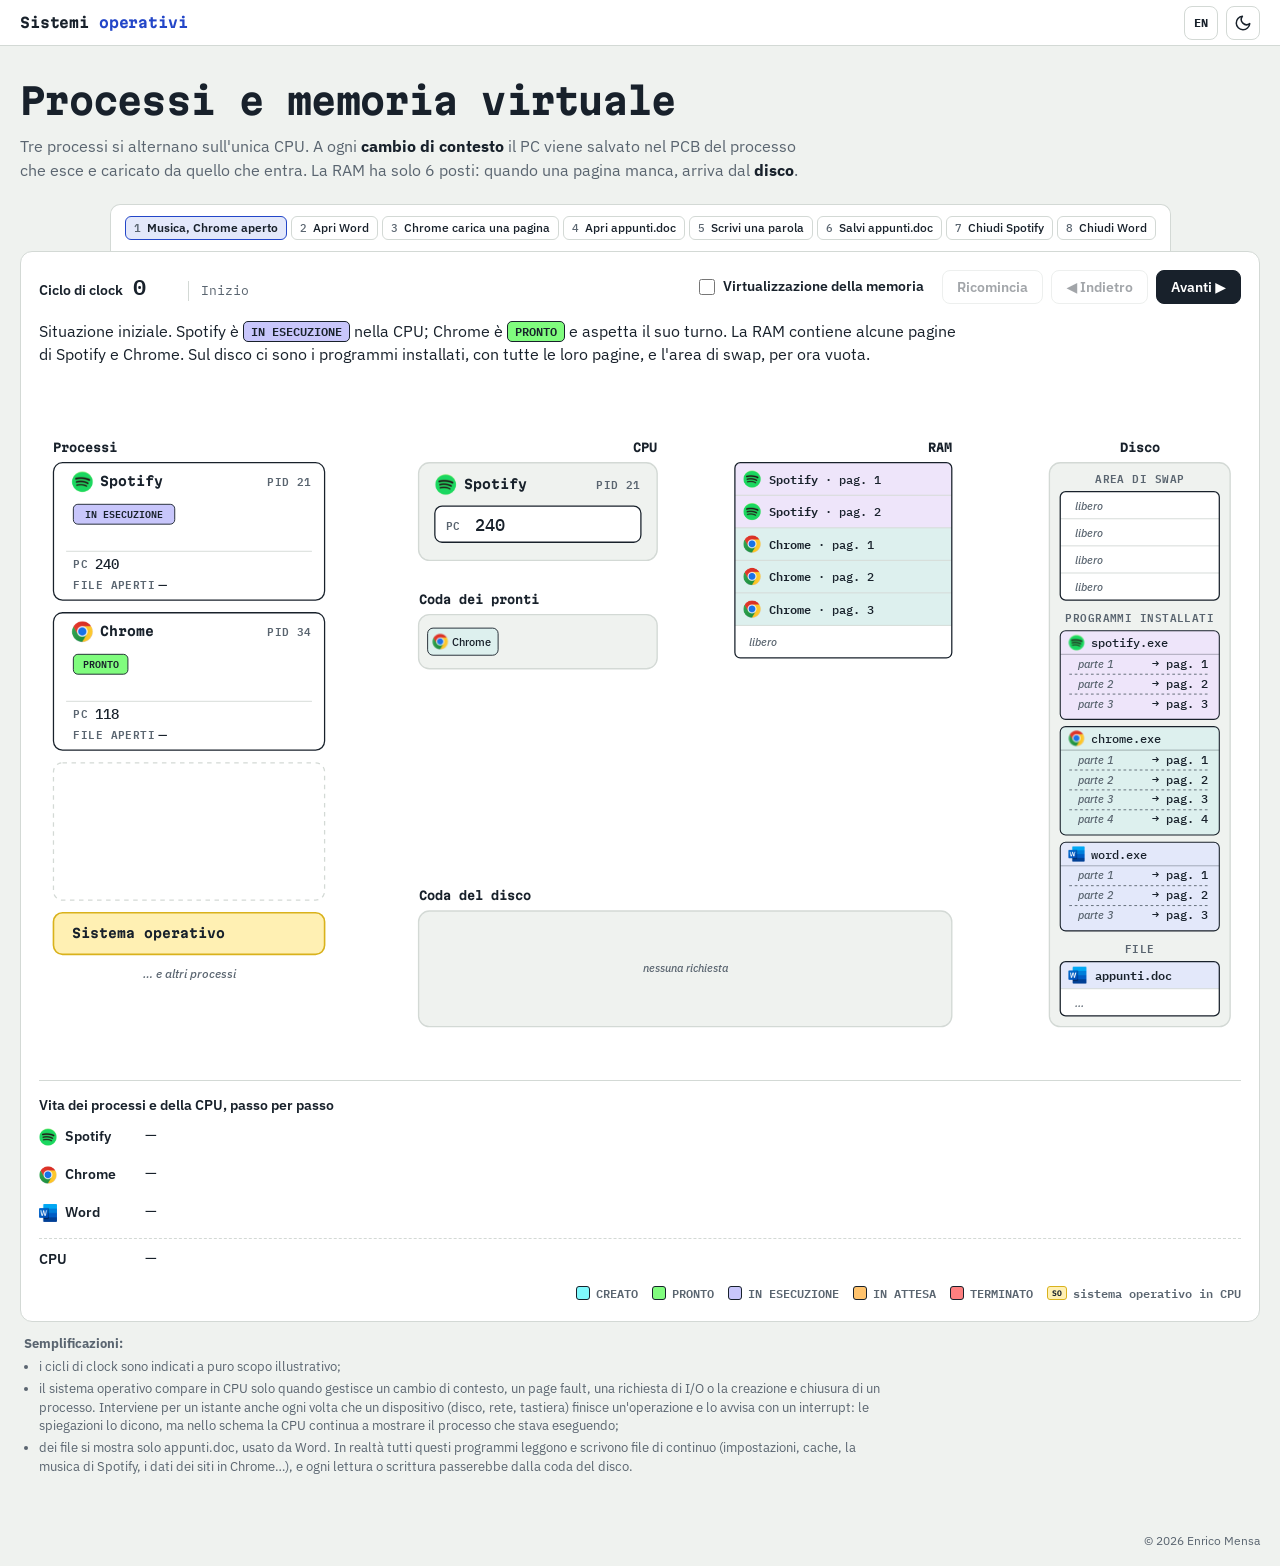
<file: intro-informatica/processi.html>
<!doctype html>
<html lang="it">
<head>
<meta charset="utf-8">
<meta name="viewport" content="width=device-width, initial-scale=1">
<title>Processi e memoria virtuale</title>
<script>
// Tema scelto con l'interruttore in alto a destra (vale per tutte le pagine): applicato subito, prima di disegnare.
try { var tm = localStorage.getItem('theme'); if (tm === 'dark' || tm === 'light') document.documentElement.setAttribute('data-theme', tm); } catch (e) {}
</script>
<script>
// Lingua dei testi (italiano o inglese): si sceglie con il pulsante in alto a destra e vale per tutte le pagine.
// ?lang=en (o ?lang=it) nell'indirizzo la impone, per esempio in un link.
var LANG = (function () {
  var q = /[?&]lang=(it|en)(&|$)/.exec(location.search);
  if (q) return q[1];
  try { var v = localStorage.getItem('lang'); if (v === 'it' || v === 'en') return v; } catch (e) {}
  return 'it';
})();
document.documentElement.lang = LANG;
// TX('testo italiano', 'English text'): il testo nella lingua attiva (usato dagli script delle pagine).
function TX(it, en) { return LANG === 'en' && en != null ? en : it; }
// Testi fissi dell'HTML: ogni pagina mette in I18N le traduzioni, cercate per contenuto italiano dell'elemento
// (spazi normalizzati), e chiama i18nApply() subito dopo l'HTML, prima dei suoi script; quello che non ha
// traduzione resta in italiano.
var I18N = {};
function i18nApply() {
  if (LANG !== 'en') return;
  var ATTR = ['title', 'aria-label', 'placeholder', 'alt', 'value'], SKIP = { SCRIPT: 1, STYLE: 1, svg: 1, TEXTAREA: 1 };
  function norm(s) { return s.replace(/\s+/g, ' ').trim(); }
  (function walk(e) {
    for (var n = e.firstChild; n; n = n.nextSibling) {
      // Testo sciolto accanto ad altri elementi (per esempio l'etichetta di un campo): si traduce da solo.
      if (n.nodeType === 3) {
        var k = norm(n.nodeValue), tt = k && I18N[k];
        if (tt != null) n.nodeValue = n.nodeValue.replace(/^(\s*)[\s\S]*?(\s*)$/, function (m, a, b) { return a + tt + b; });
        continue;
      }
      if (n.nodeType !== 1) continue;
      var c = n;
      ATTR.forEach(function (a) { var v = c.getAttribute(a), t = v && I18N[norm(v)]; if (t != null) c.setAttribute(a, t); });
      if (SKIP[c.tagName]) continue;
      var h = c.innerHTML;
      if (h.length < 6000) { var t = I18N[norm(h)]; if (t != null) { c.innerHTML = t; continue; } }
      walk(c);
    }
  })(document.documentElement);
}
</script>
<style>
/* Interruttore tema chiaro / scuro */
.theme-tg { flex: none; margin-left: auto; width: 34px; height: 34px; display: inline-grid; place-items: center; padding: 0; border: 1px solid var(--line); border-radius: 8px; background: var(--card); color: var(--ink); cursor: pointer; }
.theme-tg:hover { border-color: var(--accent); color: var(--accent); }
.theme-tg:focus-visible { outline: 2px solid var(--accent); outline-offset: 2px; }
.theme-tg svg { width: 18px; height: 18px; display: block; }
.theme-tg.float { position: fixed; top: 14px; right: 16px; z-index: 50; }
/* Pulsante della lingua, accanto a quello del tema */
.lang-tg { font: 700 12px/1 var(--f-mono, ui-monospace, monospace); letter-spacing: .04em; }
.topnav-in > .theme-tg.lang-tg { position: absolute; right: 62px; top: 50%; transform: translateY(-50%); }
.lang-tg.float { position: fixed; top: 14px; right: 58px; z-index: 50; }
/* Copyright in fondo a destra */
.copy { margin: 0; padding: 0 20px 16px; text-align: right; font-size: 12px; color: var(--muted); }
/* Nella barra in alto: sempre a destra, anche quando le schede vanno a capo o scorrono */
.topnav .topnav-in { position: relative; padding-right: 108px; }
.topnav-in > .theme-tg { position: absolute; right: 20px; top: 50%; transform: translateY(-50%); }
a.brand{color:inherit;text-decoration:none}a.brand:hover{color:var(--accent)}</style>

<link rel="preconnect" href="https://fonts.googleapis.com">
<link rel="preconnect" href="https://fonts.gstatic.com" crossorigin>
<link rel="stylesheet" href="https://fonts.googleapis.com/css2?family=Martian+Mono:wght@500;700&family=IBM+Plex+Sans:wght@400;500;600&family=IBM+Plex+Mono:wght@400;500;600&display=swap">
<style>
/* Layout: in alto i comandi e la descrizione del passo, sotto lo schema (PCB, CPU, code, RAM, disco), in fondo la vita di Word. */
:root {
  --paper: #EFF2EF; --card: #FFFFFF; --ink: #18212B; --muted: #5A6570; --line: #D3D9D5;
  --accent: #2346C8; --accent-soft: #E3E8FA; --k-soft: #E6E9E7;
  --rem: #B42F66; --rem-soft: #F8E1EA;
  /* stati (colori delle slide) */
  --s-creato: #7FF9FD; --s-pronto: #80FC7E; --s-esec: #C8C6FB; --s-attesa: #FFC36D; --s-term: #FE7F7F; --s-ink: #18212B;
  /* processi */
  --pw: #2346C8; --pw-soft: #E3E8FA;
  --ps: #7A3FC2; --ps-soft: #EEE5FA;
  --pc: #0D756E; --pc-soft: #DDF0EE;
  --os: #FFF0B3; --os-line: #D9B21C;
  --f-display: "Martian Mono", "IBM Plex Mono", ui-monospace, monospace;
  --f-body: "IBM Plex Sans", system-ui, -apple-system, "Segoe UI", sans-serif;
  --f-mono: "IBM Plex Mono", ui-monospace, "SFMono-Regular", Menlo, Consolas, monospace;
}
@media (prefers-color-scheme: dark) {
  :root:not([data-theme="light"]) {
    --paper: #11161B; --card: #192028; --ink: #E5EAEE; --muted: #98A3AE; --line: #2B343E;
    --accent: #8098FF; --accent-soft: #1F2848; --k-soft: #262E37; --rem: #F06E9F; --rem-soft: #3A1A28;
    --pw: #8098FF; --pw-soft: #1F2848; --ps: #B98CFF; --ps-soft: #2D2148; --pc: #4DC1B6; --pc-soft: #133330;
    --os: #3D3512; --os-line: #B8961A;
    color-scheme: dark;
  }
}
:root[data-theme="dark"] {
  --paper: #11161B; --card: #192028; --ink: #E5EAEE; --muted: #98A3AE; --line: #2B343E;
  --accent: #8098FF; --accent-soft: #1F2848; --k-soft: #262E37; --rem: #F06E9F; --rem-soft: #3A1A28;
  --pw: #8098FF; --pw-soft: #1F2848; --ps: #B98CFF; --ps-soft: #2D2148; --pc: #4DC1B6; --pc-soft: #133330;
  --os: #3D3512; --os-line: #B8961A;
  color-scheme: dark;
}
* { box-sizing: border-box; }
[hidden] { display: none !important; }
body { background: var(--paper); color: var(--ink); font-family: var(--f-body); font-size: 15px; line-height: 1.5; margin: 0; }

.topnav { position: sticky; top: env(safe-area-inset-top, 0px); z-index: 40; background: var(--card); border-bottom: 1px solid var(--line); }
.topnav-in { max-width: 1480px; margin: 0 auto; padding-inline: 20px; padding-block: 12px; display: flex; gap: 22px; align-items: center; }
.brand { font-family: var(--f-display); font-weight: 700; font-size: 14px; letter-spacing: -0.01em; white-space: nowrap; }
.brand i { font-style: normal; color: var(--accent); }

.wrap { max-width: 1480px; margin: 0 auto; padding-inline: 20px; padding-block: 28px 56px; display: grid; gap: 22px; }
header { display: grid; gap: 6px; }
h1 { font-family: var(--f-display); font-weight: 700; font-size: clamp(26px, 4vw, 36px); letter-spacing: -0.02em; margin: 0; text-wrap: balance; }
.lede { margin: 0; color: var(--muted); max-width: 80ch; font-size: 16px; }
.lede b { color: var(--ink); }
.viz { background: var(--card); border: 1px solid var(--line); border-radius: 12px; padding: 18px; display: grid; gap: 16px; min-width: 0; }

.stepbar { display: flex; flex-wrap: wrap; gap: 10px 16px; align-items: center; justify-content: space-between; }
.clock { display: flex; align-items: baseline; gap: 10px; }
.clk-l { font-weight: 600; font-size: 14px; }
.clock b { font-family: var(--f-mono); font-size: 22px; font-weight: 600; min-width: 3ch; font-variant-numeric: tabular-nums; color: var(--ink); }
.clock b.up { color: var(--rem); }
.clock .count { margin-left: 6px; padding-left: 12px; border-left: 1px solid var(--line); }
.count { font-family: var(--f-mono); font-size: 13px; color: var(--muted); font-variant-numeric: tabular-nums; white-space: nowrap; }
.nav { display: flex; gap: 8px; flex-wrap: wrap; align-items: center; }
.btn { font-family: var(--f-body); font-weight: 600; font-size: 14px; padding: 7px 14px; border-radius: 8px; background: var(--ink); color: var(--card); border: 1px solid var(--ink); cursor: pointer; white-space: nowrap; }
.btn:hover { background: var(--accent); border-color: var(--accent); }
.btn.ghost { background: var(--card); color: var(--ink); border-color: var(--line); }
.btn.ghost:hover { border-color: var(--accent); color: var(--accent); }
.btn:disabled, .btn:disabled:hover { opacity: .4; cursor: default; background: var(--ink); border-color: var(--ink); color: var(--card); }
.btn.ghost:disabled, .btn.ghost:disabled:hover { background: var(--card); color: var(--ink); border-color: var(--line); }
.btn:focus-visible { outline: 2px solid var(--accent); outline-offset: 2px; }

.desc { margin: 0; font-size: 15.5px; max-width: 92ch; min-height: 6.2em; }
.desc b { font-weight: 600; }
.osb { display: inline-block; font-family: var(--f-mono); font-size: 12px; font-weight: 700; line-height: 1.3; padding: 2px 7px; border-radius: 5px; background: var(--os); color: var(--ink); border: 1.5px solid var(--os-line); vertical-align: 1px; text-transform: uppercase; white-space: nowrap; }
.desc .v { font-family: var(--f-mono); font-weight: 600; color: var(--rem); }
@media (max-width: 700px) { .desc { min-height: 9.2em; } }
.machine { overflow-x: auto; min-width: 0; }
.machine svg { display: block; width: 100%; min-width: 760px; height: auto; }

.opt { margin-right: 10px; display: inline-flex; gap: 8px; align-items: center; font-size: 14px; font-weight: 600; cursor: pointer; justify-self: start; }
.opt input { width: 16px; height: 16px; accent-color: var(--accent); margin: 0; }
.stage { display: grid; gap: 14px; }
.vizwrap { display: grid; min-width: 0; }
.ua-t { font-family: var(--f-display); font-weight: 700; font-size: 11px; color: var(--muted); text-transform: uppercase; letter-spacing: .04em; white-space: nowrap; }
/* le azioni dell'utente: una linguetta attaccata sopra il riquadro principale */
.useracts { justify-self: center; max-width: calc(100% - 36px); display: flex; flex-wrap: wrap; align-items: center; gap: 6px 12px; padding: 11px 14px; background: var(--card); border: 1px solid var(--line); border-bottom: 0; border-radius: 10px 10px 0 0; }
.ulist { display: flex !important; flex-wrap: wrap; justify-content: center; gap: 4px !important; }
.ulist button { padding: 3px 8px !important; }
.ulist { list-style: none; margin: 0; padding: 0; display: grid; gap: 4px; align-content: start; }
.ulist button { width: 100%; text-align: left; display: grid; grid-template-columns: auto minmax(0, 1fr); gap: 2px 6px; align-items: baseline; padding: 4px 7px; border-radius: 6px; border: 1px solid var(--line); background: var(--card); color: var(--ink); font: 500 12px/1.3 var(--f-body); cursor: pointer; }
.ulist button:hover { border-color: var(--accent); }
.ulist button:focus-visible { outline: 2px solid var(--accent); outline-offset: 1px; }
.ulist .n { font-family: var(--f-mono); font-size: 10.5px; color: var(--muted); }
.ulist li.done button { color: var(--muted); }
.ulist li.now button { border-color: var(--accent); background: var(--accent-soft); color: var(--ink); font-weight: 600; }
.footnote { margin: -10px 0 0; font-size: 12.5px; color: var(--muted); padding-inline: 4px; display: grid; gap: 4px; max-width: 110ch; }
.footnote p { margin: 0; }
.footnote ul { margin: 0; padding-left: 1.2em; display: grid; gap: 3px; }
.life { display: grid; gap: 8px; padding-top: 14px; border-top: 1px solid var(--line); }
.life .lbl { font-weight: 600; font-size: 14px; }
.seq-l { margin-top: 6px; }
.cpuseq { display: flex; flex-wrap: wrap; gap: 2px; min-height: 28px; align-content: start; }
.cpuseq .q { position: relative; width: 21px; height: 21px; border-radius: 5px; border: 1px solid var(--line); display: grid; place-items: center; background: var(--card); }
.cpuseq .q img { width: 14px; height: 14px; }
.cpuseq .q.os { background: var(--os); border-color: var(--os-line); font: 700 9.5px var(--f-mono); color: var(--ink); }
.cpuseq .q .irq { position: absolute; top: -3px; right: -3px; width: 9px; height: 9px; border-radius: 50%; background: var(--os); border: 1.5px solid var(--os-line); }
.seq-key { font-size: 12.5px; font-weight: 400; color: var(--muted); margin-left: 12px; display: inline-flex; gap: 6px; align-items: center; }
.seq-key i { display: inline-block; width: 9px; height: 9px; border-radius: 50%; background: var(--os); border: 1.5px solid var(--os-line); }
.legend { justify-self: end; display: flex; flex-wrap: wrap; gap: 6px 14px; align-items: center; font: 600 11.5px var(--f-mono); color: var(--muted); }
.legend span { display: inline-flex; align-items: center; gap: 6px; }
.legend .q { width: 14px; height: 14px; border-radius: 3px; border: 1px solid #18212B; display: inline-grid; place-items: center; font-size: 7px; }
.legend .q.os { width: 20px; border-color: var(--os-line); background: var(--os); color: var(--ink); font-size: 8px; }
.legend .dot { width: 9px; height: 9px; border-radius: 50%; background: var(--os); border: 1.5px solid var(--os-line); }
.cpuseq .q.st { border-color: #18212B; }
.cpuseq .q.creato, .legend .q.creato { background: var(--s-creato); }
.cpuseq .q.pronto, .legend .q.pronto { background: var(--s-pronto); }
.cpuseq .q.esec, .legend .q.esec { background: var(--s-esec); }
.cpuseq .q.attesa, .legend .q.attesa { background: var(--s-attesa); }
.cpuseq .q.term, .legend .q.term { background: var(--s-term); }
.cpuseq .q.blank { border-color: transparent; background: transparent; }
.cpurow { padding-top: 8px; border-top: 1px dashed var(--line); }
.lives { display: grid; gap: 10px; }
.lrow { display: grid; grid-template-columns: 96px minmax(0, 1fr); gap: 10px; align-items: start; }
.lname { display: flex; gap: 8px; align-items: center; font-weight: 600; font-size: 14px; padding-top: 2px; }
.lname img { width: 18px; height: 18px; }
.chain { display: flex; flex-wrap: wrap; gap: 6px 4px; align-items: center; min-height: 26px; align-content: start; }
.st { display: inline-block; font-family: var(--f-mono); font-size: 12px; font-weight: 600; line-height: 1.3; padding: 2px 7px; border-radius: 5px; color: var(--s-ink); border: 1px solid var(--s-ink); vertical-align: 1px; white-space: nowrap; }
.chain .st.now { box-shadow: 0 0 0 2px var(--rem); }
.chain .ar { color: var(--muted); font-size: 13px; }
.chain .none { color: var(--muted); font-size: 13.5px; }
.creato { background: var(--s-creato); } .pronto { background: var(--s-pronto); } .esec { background: var(--s-esec); } .attesa { background: var(--s-attesa); } .term { background: var(--s-term); }

/* SVG */
.m-card { fill: var(--card); stroke: var(--ink); stroke-width: 1.4; }
.m-card.ghost { fill: none; stroke: var(--line); stroke-dasharray: 5 5; }
.m-card.chg { stroke: var(--rem); stroke-width: 2.6; }
.dim { opacity: .55; }
.m-area { fill: var(--paper); stroke: var(--line); stroke-width: 1.5; }
.m-area.chg { stroke: var(--rem); stroke-width: 2.4; }
.m-title { font: 700 13px var(--f-display); fill: var(--ink); }
.m-name { font: 700 14px var(--f-display); fill: var(--ink); }
.m-lbl { font: 600 12px var(--f-mono); fill: var(--muted); letter-spacing: .04em; }
.m-txt { font: 500 13px var(--f-body); fill: var(--ink); }
.m-mut { font: italic 500 12.5px var(--f-body); fill: var(--muted); }
.m-val { font: 500 15px var(--f-mono); fill: var(--ink); }
.m-big { font: 500 19px var(--f-mono); fill: var(--ink); }
.m-badge-t { font: 600 11.5px var(--f-mono); fill: var(--s-ink); }
.b-creato { fill: var(--s-creato); } .b-pronto { fill: var(--s-pronto); } .b-esec { fill: var(--s-esec); } .b-attesa { fill: var(--s-attesa); } .b-term { fill: var(--s-term); }
.f-W { fill: var(--pw); } .f-S { fill: var(--ps); } .f-C { fill: var(--pc); }
.s-W { fill: var(--pw-soft); } .s-S { fill: var(--ps-soft); } .s-C { fill: var(--pc-soft); }
.m-os { fill: var(--os); stroke: var(--os-line); stroke-width: 1.8; }
.m-os-t { font: 700 14px var(--f-display); fill: var(--ink); }
.m-os-s { font: italic 500 13px var(--f-body); fill: var(--ink); }
.m-irq { font: 600 12.5px var(--f-body); fill: var(--ink); }
.m-dq-t { font: 500 13px var(--f-body); fill: var(--ink); }
.m-dq-tag { font: 600 11.5px var(--f-mono); fill: var(--accent); }
.m-more { font: italic 500 13px var(--f-body); fill: var(--muted); }
.m-mmu-row.hit { fill: var(--accent-soft); }
.m-mmu-row.miss { fill: var(--rem-soft); }
.m-mmu-t { font: 500 13px var(--f-mono); fill: var(--ink); }
.m-mmu-t.miss { fill: var(--rem); font-weight: 700; }
.m-fr { font: 500 11.5px var(--f-mono); fill: var(--muted); }
.m-ram { fill: var(--card); stroke: var(--ink); stroke-width: 1.4; }
.m-sep { stroke: var(--line); stroke-width: 1; }
.m-row.chg { stroke: var(--rem); stroke-width: 2.4; }
.m-page { font: 500 13px var(--f-mono); fill: var(--ink); }
.m-free { font: italic 500 12.5px var(--f-body); fill: var(--muted); }
.m-halo { fill: none; stroke: var(--card); stroke-width: 7; stroke-linecap: round; stroke-linejoin: round; }
.m-arrow { fill: none; stroke: var(--accent); stroke-width: 2.4; stroke-linecap: round; stroke-linejoin: round; }
.m-arrow.miss { stroke: var(--rem); }
.m-head { fill: var(--accent); }
.m-head.miss { fill: var(--rem); }
.m-pill rect { fill: var(--accent); }
.m-pill.miss rect { fill: var(--rem); }
.m-pill text { font: 600 12.5px var(--f-mono); fill: var(--card); }
</style>

<nav class="topnav" aria-label="Pagina">
  <div class="topnav-in"><a class="brand" href="../" title="Torna all'indice">Sistemi <i>operativi</i></a><button class="theme-tg lang-tg" type="button" id="lang-tg"></button><button class="theme-tg" type="button" id="theme-tg" aria-label="Tema scuro" aria-pressed="false"></button></div>
</nav>

<main class="wrap">
  <header>
    <h1>Processi e memoria virtuale</h1>
    <p class="lede">Tre processi si alternano sull'unica CPU. A ogni <b>cambio di contesto</b> il PC viene salvato nel PCB del processo che esce e caricato da quello che entra. La RAM ha solo 6 posti: quando una pagina manca, arriva dal <b>disco</b>.</p>
  </header>
  <div class="vizwrap">
  <nav class="useracts" aria-label="Cosa fa l'utente">
    <ol class="ulist" id="ulist"></ol>
  </nav>
  <div class="viz">
    <div class="stepbar">
      <div class="clock"><span class="clk-l">Ciclo di clock</span><b id="clk">0</b><span class="count" id="count"></span></div>
      <div class="nav">
        <label class="opt"><input type="checkbox" id="mmu"> Virtualizzazione della memoria</label>
        <button class="btn ghost" type="button" id="first">Ricomincia</button>
        <button class="btn ghost" type="button" id="prev">◀ Indietro</button>
        <button class="btn" type="button" id="next">Avanti ▶</button>
      </div>
    </div>
    <p class="desc" id="desc" aria-live="polite"></p>
    <div class="stage">
      <div class="machine"><svg id="svg" role="img" aria-label="Processi, CPU, RAM e disco"></svg></div>
    </div>
    <div class="life">
      <span class="lbl">Vita dei processi e della CPU, passo per passo</span>
      <div class="lives" id="life"></div>
      <div class="legend">
        <span><b class="q creato"></b>CREATO</span><span><b class="q pronto"></b>PRONTO</span><span><b class="q esec"></b>IN ESECUZIONE</span>
        <span><b class="q attesa"></b>IN ATTESA</span><span><b class="q term"></b>TERMINATO</span>
        <span><b class="q os">SO</b>sistema operativo in CPU</span>
      </div>
    </div>
  </div>
  </div>
  <div class="footnote">
    <p><b>Semplificazioni:</b></p>
    <ul>
      <li>i cicli di clock sono indicati a puro scopo illustrativo;</li>
      <li>il sistema operativo compare in CPU solo quando gestisce un cambio di contesto, un page fault, una richiesta di I/O o la creazione e chiusura di un processo. Interviene per un istante anche ogni volta che un dispositivo (disco, rete, tastiera) finisce un'operazione e lo avvisa con un interrupt: le spiegazioni lo dicono, ma nello schema la CPU continua a mostrare il processo che stava eseguendo;</li>
      <li>dei file si mostra solo appunti.doc, usato da Word. In realtà tutti questi programmi leggono e scrivono file di continuo (impostazioni, cache, la musica di Spotify, i dati dei siti in Chrome…), e ogni lettura o scrittura passerebbe dalla coda del disco.</li>
    </ul>
  </div>
</main>
<script>
// Traduzioni inglesi dei testi fissi qui sopra (chiave: il testo italiano, come nell'HTML).
Object.assign(I18N, {
"Processi e memoria virtuale": "Processes and virtual memory",
"Sistemi <i>operativi<\/i>": "Operating <i>systems<\/i>",
"Tre processi si alternano sull'unica CPU. A ogni <b>cambio di contesto<\/b> il PC viene salvato nel PCB del processo che esce e caricato da quello che entra. La RAM ha solo 6 posti: quando una pagina manca, arriva dal <b>disco<\/b>.": "Three processes take turns on the single CPU. At each <b>context switch<\/b> the PC is saved in the PCB of the process leaving and loaded from the one coming in. The RAM has only 6 slots: when a page is missing, it comes from the <b>disk<\/b>.",
"<span class=\"clk-l\">Ciclo di clock<\/span><b id=\"clk\">0<\/b><span class=\"count\" id=\"count\"><\/span>": "<span class=\"clk-l\">Clock cycle<\/span><b id=\"clk\">0<\/b><span class=\"count\" id=\"count\"><\/span>",
"Ricomincia": "Restart",
"◀ Indietro": "◀ Back",
"Avanti ▶": "Next ▶",
"<span><b class=\"q creato\"><\/b>CREATO<\/span><span><b class=\"q pronto\"><\/b>PRONTO<\/span><span><b class=\"q esec\"><\/b>IN ESECUZIONE<\/span> <span><b class=\"q attesa\"><\/b>IN ATTESA<\/span><span><b class=\"q term\"><\/b>TERMINATO<\/span> <span><b class=\"q os\">SO<\/b>sistema operativo in CPU<\/span>": "<span><b class=\"q creato\"><\/b>NEW<\/span><span><b class=\"q pronto\"><\/b>READY<\/span><span><b class=\"q esec\"><\/b>RUNNING<\/span> <span><b class=\"q attesa\"><\/b>WAITING<\/span><span><b class=\"q term\"><\/b>TERMINATED<\/span> <span><b class=\"q os\">OS<\/b>operating system on the CPU<\/span>",
"<b>Semplificazioni:<\/b>": "<b>Simplifications:<\/b>",
"i cicli di clock sono indicati a puro scopo illustrativo;": "the clock cycles are shown for illustration only;",
"il sistema operativo compare in CPU solo quando gestisce un cambio di contesto, un page fault, una richiesta di I/O o la creazione e chiusura di un processo. Interviene per un istante anche ogni volta che un dispositivo (disco, rete, tastiera) finisce un'operazione e lo avvisa con un interrupt: le spiegazioni lo dicono, ma nello schema la CPU continua a mostrare il processo che stava eseguendo;": "the operating system appears on the CPU only when it handles a context switch, a page fault, an I/O request or the creation and closing of a process. It also steps in for an instant every time a device (disk, network, keyboard) finishes an operation and notifies it with an interrupt: the explanations say so, but in the diagram the CPU keeps showing the process that was running;",
"dei file si mostra solo appunti.doc, usato da Word. In realtà tutti questi programmi leggono e scrivono file di continuo (impostazioni, cache, la musica di Spotify, i dati dei siti in Chrome…), e ogni lettura o scrittura passerebbe dalla coda del disco.": "of the files, only notes.doc, used by Word, is shown. In reality all these programs read and write files all the time (settings, caches, Spotify's music, site data in Chrome…), and every read or write would go through the disk queue.",
"Pagina": "Page",
"Torna all'indice": "Back to the index",
"Tema scuro": "Dark theme",
"Cosa fa l'utente": "What the user does",
"Processi, CPU, RAM e disco": "Processes, CPU, RAM and disk",
"Virtualizzazione della memoria": "Memory virtualisation",
"Vita dei processi e della CPU, passo per passo": "Life of the processes and of the CPU, step by step"
});
i18nApply();
</script>

<script>
(function () {
  'use strict';
  var $ = function (id) { return document.getElementById(id); };
  var NS = 'http://www.w3.org/2000/svg';
  var REDUCED = window.matchMedia && window.matchMedia('(prefers-reduced-motion: reduce)').matches;
  function esc(s) { return String(s).replace(/&/g, '&amp;').replace(/</g, '&lt;'); }
  function V(x) { return '<span class="v">' + x + '</span>'; }
  function SB(st) { return '<span class="st ' + st + '">' + ST[st] + '</span>'; }

  var P = {
    S: { name: 'Spotify', pid: 21 },
    C: { name: 'Chrome', pid: 34 },
    W: { name: 'Word', pid: 52 }
  };
  var ORDER = ['S', 'C', 'W'];
  // icone ritagliate dalle slide del corso
  var LOGO = { S: '[data-uri]', C: '[data-uri]', W: '[data-uri]' };
  function logo(p, x, y, sz) { return '<image href="' + LOGO[p] + '" x="' + x + '" y="' + y + '" width="' + sz + '" height="' + sz + '" preserveAspectRatio="xMidYMid meet"/>'; }
  var STS = TX({ creato: 'CREATO', pronto: 'PRONTO', esec: 'ESEC.', attesa: 'ATTESA', term: 'TERM.' }, { creato: 'NEW', pronto: 'READY', esec: 'RUN.', attesa: 'WAIT', term: 'TERM.' });
  var ST = TX({ creato: 'CREATO', pronto: 'PRONTO', esec: 'IN ESECUZIONE', attesa: 'IN ATTESA', term: 'TERMINATO' }, { creato: 'NEW', pronto: 'READY', esec: 'RUNNING', attesa: 'WAITING', term: 'TERMINATED' });

  /* ---------- Scenario ---------- */
  var M = {
    procs: {
      S: { st: 'esec', pc: 240, r: [5, 9], why: '', files: [] },
      C: { st: 'pronto', pc: 118, r: [2, 4], why: '', files: [] },
      W: { st: null, pc: 0, r: [0, 0], why: '', files: [] }
    },
    cpu: 'S', cpc: 240, cr: [5, 9],
    ready: ['C'],
    ram: [['S', 1], ['S', 2], ['C', 1], ['C', 2], ['C', 3], null],
    prog: [['S', 1], ['S', 2], ['S', 3], ['C', 1], ['C', 2], ['C', 3], ['C', 4], ['W', 1], ['W', 2], ['W', 3]],
    swap: [null, null, null, null],
    dq: []
  };
  var steps = [];
  var M0prog = null;
  function clone(o) { return JSON.parse(JSON.stringify(o)); }
  // ogni passo dura almeno un ciclo di clock; quando la CPU esegue, un'istruzione per ciclo
  var clk = 0;
  function push(desc, arrows, chg, cyc) {
    if (steps.length) clk += cyc || 1;
    var s = clone(M); s.desc = desc; s.arrows = arrows || []; s.chg = chg || {}; s.clk = clk; steps.push(s);
  }
  function nm(p) { return P[p].name; }
  function pg(p, n) { return TX(nm(p) + ' pag. ' + n, `${nm(p)} page ${n}`); }

  function exec(dpc, dr, desc, arrows) {
    M.cpc += dpc;
    push(desc, arrows, { cpu: 1 }, dpc);
  }
  // il sistema operativo prende la CPU e salva il contesto del processo che esce
  function save(st, why, osdo, desc, reqs, later) {
    var p = M.cpu, c = {}; c['proc:' + p] = 1; c.cpu = 1;
    var pr = M.procs[p]; pr.pc = M.cpc; pr.st = st; pr.why = why || '';
    if (st === 'pronto' && !later) { M.ready.push(p); c.ready = 1; }
    if (st === 'attesa') c.wait = 1;
    M.cpu = 'OS'; M.osdo = osdo;
    if (reqs) { reqs.forEach(function (r) { M.dq.push(r); }); c.dq = 1; }
    push(desc, [{ k: 'cpu-pcb', p: p, label: 'PC ' + pr.pc }], c, 3);
  }
  // lo scheduler sceglie il primo della coda e gli passa la CPU
  function load(desc) {
    var p = M.ready.shift(), pr = M.procs[p], c = { cpu: 1, ready: 1 }; c['proc:' + p] = 1;
    pr.st = 'esec'; M.cpu = p; M.cpc = pr.pc; M.osdo = '';
    c.mmu = 1;
    push(desc, [{ k: 'pcb-cpu', p: p, label: 'PC ' + pr.pc }], c, 2);
    steps[steps.length - 1].kind = 'load'; steps[steps.length - 1].kp = p;
  }
  function ask(n, desc) {
    var p = M.cpu, f = -1;
    M.ram.forEach(function (x, i) { if (x && x[0] === p && x[1] === n) f = i; });
    push(desc, [{ k: 'cpu-ram', frame: f, page: n, label: TX('pag. ' + n + (f < 0 ? ' ?' : ''), 'page ' + n + (f < 0 ? ' ?' : '')), miss: f < 0 }], {});
    steps[steps.length - 1].kind = 'ask'; steps[steps.length - 1].look = { p: p, n: n, f: f };
  }
  function moveIn(p, n, frame, desc, wake) {
    // la pagina arriva dall'area di swap (e lì si libera) oppure dal file del programma (e lì resta)
    var area = 'swap', slot = -1;
    M.swap.forEach(function (x, i) { if (x && x[0] === p && x[1] === n) slot = i; });
    if (slot < 0) { area = 'prog'; M.prog.forEach(function (x, i) { if (x[0] === p && x[1] === n) slot = i; }); }
    var c = {}; c['ram:' + frame] = 1; c[area + ':' + slot] = 1;
    if (area === 'swap') M.swap[slot] = null;
    M.ram[frame] = [p, n]; M.dq.shift(); c.dq = 1;
    if (wake) { var pr = M.procs[p]; pr.st = 'pronto'; pr.why = ''; M.ready.push(p); c['proc:' + p] = 1; c.ready = 1; c.wait = 1; }
    desc += TX(wake ? ' Finita la copia, il disco avvisa il ' + SO + ', che aggiorna la tabella delle pagine e rimette ' + nm(p) + ' tra i ' + SB('pronto') + '.'
                 : ' Finita la copia, il disco avvisa il ' + SO + ', che aggiorna la tabella delle pagine.', wake ? ` When the copy is done, the disk notifies the ${SO}, which updates the page table and makes ${nm(p)} ${SB('pronto')} again.`
                 : ` When the copy is done, the disk notifies the ${SO}, which updates the page table.`);
    push(desc, [{ k: 'disk-ram', area: area, slot: slot, frame: frame, label: TX(nm(p) + '\npag. ' + n, nm(p) + '\npage ' + n) }], c);
  }
  function moveOut(frame, desc) {
    var x = M.ram[frame], slot = M.swap.indexOf(null), c = {}; c['ram:' + frame] = 1; c['swap:' + slot] = 1;
    M.swap[slot] = x; M.ram[frame] = null; M.dq.shift(); c.dq = 1;
    desc += TX(' Finita la scrittura, il disco avvisa il ' + SO + ', che aggiorna le tabelle e fa partire la richiesta successiva.', ` When the write is done, the disk notifies the ${SO}, which updates the tables and starts the next request.`);
    push(desc, [{ k: 'ram-disk', area: 'swap', slot: slot, frame: frame, label: TX(nm(x[0]) + '\npag. ' + x[1], nm(x[0]) + '\npage ' + x[1]) }], c);
  }
  // appunti.doc: dal disco (zona dei file) alla RAM e ritorno
  function fileIn(frame, desc) {
    var c = { 'file:0': 1, dq: 1, 'proc:W': 1, ready: 1 }; c['ram:' + frame] = 1;
    M.ram[frame] = ['W', 'doc']; M.dq.shift();
    var pr = M.procs.W; pr.st = 'pronto'; pr.why = ''; M.ready.push('W');
    desc += TX(' Finita la copia, il disco avvisa il ' + SO + ', che rimette Word tra i ' + SB('pronto') + '.', ` When the copy is done, the disk notifies the ${SO}, which makes Word ${SB('pronto')} again.`);
    push(desc, [{ k: 'disk-ram', area: 'file', slot: 0, frame: frame, label: TX('appunti\n.doc', 'notes\n.doc') }], c);
  }
  function fileOut(frame, desc) {
    var c = { 'file:0': 1, dq: 1, 'proc:W': 1, ready: 1 };
    M.dq.shift();
    var pr = M.procs.W; pr.st = 'pronto'; pr.why = ''; M.ready.push('W');
    desc += TX(' Finita la scrittura, il disco avvisa il ' + SO + ', che rimette Word tra i ' + SB('pronto') + '.', ` When the write is done, the disk notifies the ${SO}, which makes Word ${SB('pronto')} again.`);
    push(desc, [{ k: 'ram-disk', area: 'file', slot: 0, frame: frame, label: TX('appunti\n.doc', 'notes\n.doc') }], c);
  }
  function wake(p, desc, disk) {
    var pr = M.procs[p], c = { ready: 1, wait: 1 }; c['proc:' + p] = 1;
    if (disk) { M.dq.shift(); c.dq = 1; }
    pr.st = 'pronto'; pr.why = ''; M.ready.push(p);
    push(desc, [], c);
  }
  var SO = TX('<span class="osb">sistema operativo</span>', '<span class="osb">operating system</span>');
  // azioni dell'utente, per la barra laterale
  var USER = [];
  function user(t) { USER.push({ t: t, step: steps.length }); }
  function term(p, desc) {
    var c = { cpu: 1 }; c['proc:' + p] = 1;
    M.procs[p].st = 'term'; M.procs[p].files = []; M.cpu = 'OS'; M.osdo = TX('chiude ' + nm(p), 'closes ' + nm(p));
    M.ram.forEach(function (x, i) { if (x && x[0] === p) { M.ram[i] = null; c['ram:' + i] = 1; } });
    M.swap.forEach(function (x, i) { if (x && x[0] === p) { M.swap[i] = null; c['swap:' + i] = 1; } });
    push(desc, [], c, 3);
  }

  user(TX('Musica, Chrome aperto', 'Music on, Chrome open'));
  push(TX('Situazione iniziale. Spotify è ' + SB('esec') + ' nella CPU; Chrome è ' + SB('pronto') + ' e aspetta il suo turno. La RAM contiene alcune pagine di Spotify e Chrome. Sul disco ci sono i programmi installati, con tutte le loro pagine, e l\'area di swap, per ora vuota.', `Starting point. Spotify is ${SB('esec')} on the CPU; Chrome is ${SB('pronto')} and waits for its turn. The RAM holds some pages of Spotify and Chrome. The disk holds the installed programs, with all their pages, and the swap area, empty for now.`), [], {});
  exec(6, [], TX('Spotify è in esecuzione: la CPU esegue le sue istruzioni e il PC avanza da 240 a ' + V(246) + '.', `Spotify is running: the CPU executes its instructions and the PC moves from 240 to ${V(246)}.`));
  user(TX('Apri Word', 'Open Word'));
  save('pronto', '', TX('gestisce il doppio clic', 'handles the double click'), TX('L\'utente fa <b>doppio clic su Word</b>. Un interrupt avvisa il ' + SO + ', che prende la CPU: salva il PC di Spotify (' + V(246) + ') nel suo PCB. Spotify è ' + SB('pronto') + '.', `The user <b>double-clicks Word</b>. An interrupt notifies the ${SO}, which takes the CPU: it saves Spotify's PC (${V(246)}) in its PCB. Spotify is ${SB('pronto')}.`), null, true);
  (function () { M.procs.W.st = 'creato'; M.osdo = TX('crea il processo Word', 'creates the Word process'); push(TX('Il ' + SO + ' crea il processo Word (PID 52) e il suo PCB. Word è ' + SB('creato') + '. Nessuna pagina di Word è ancora in RAM: sono tutte nel programma installato sul disco.', `The ${SO} creates the Word process (PID 52) and its PCB. Word is ${SB('creato')}. No page of Word is in RAM yet: they are all in the program installed on the disk.`), [], { 'proc:W': 1, cpu: 1 }, 3); })();
  (function () { M.procs.W.st = 'pronto'; M.ready.push('W'); M.ready.push('S'); push(TX('Word è ' + SB('pronto') + ' ed entra nella coda dei pronti. Anche Spotify torna in coda, dietro a Word.', `Word is ${SB('pronto')} and joins the ready queue. Spotify goes back in the queue too, behind Word.`), [{ k: 'pcb-queue', p: 'W', label: 'Word' }], { 'proc:W': 1, ready: 1 }); })();
  load(TX('Lo scheduler del ' + SO + ' sceglie Chrome, il primo della coda: carica il suo PC (' + V(118) + ') dal PCB e gli lascia la CPU. Chrome è ' + SB('esec') + '.', `The ${SO}'s scheduler picks Chrome, the first in the queue: it loads its PC (${V(118)}) from the PCB and hands it the CPU. Chrome is ${SB('esec')}.`));
  exec(3, [], TX('Chrome esegue le sue istruzioni: il PC avanza a ' + V(121) + '.', `Chrome executes its instructions: the PC moves to ${V(121)}.`));
  ask(4, TX('Chrome ha bisogno della sua <b>pagina 4</b>, ma la pagina non è in RAM: è solo nel programma installato sul disco. È un <b>page fault</b>.', 'Chrome needs its <b>page 4</b>, but the page isn\'t in RAM: it\'s only in the program installed on the disk. It\'s a <b>page fault</b>.'));
  save('attesa', TX('pagina 4', 'page 4'), TX('gestisce il page fault', 'handles the page fault'), TX('Il page fault interrompe Chrome e il ' + SO + ' prende la CPU: salva il PC di Chrome (' + V(121) + ') nel PCB, lo mette ' + SB('attesa') + ' e aggiunge la lettura della pagina 4 alla coda del disco.', `The page fault interrupts Chrome and the ${SO} takes the CPU: it saves Chrome's PC (${V(121)}) in the PCB, marks it ${SB('attesa')} and adds reading page 4 to the disk queue.`), [{ p: 'C', t: TX('pag. 4 → RAM', 'page 4 → RAM') }]);
  load(TX('Lo scheduler sceglie Word, il primo della coda. È la prima volta che va in esecuzione, quindi il suo PC vale ' + V(0) + '.', `The scheduler picks Word, the first in the queue. It's the first time it runs, so its PC is ${V(0)}.`));
  ask(1, TX('Word ha bisogno della sua <b>pagina 1</b>, ma nessuna pagina di Word è ancora in RAM: un altro <b>page fault</b>.', 'Word needs its <b>page 1</b>, but no page of Word is in RAM yet: another <b>page fault</b>.'));
  save('attesa', TX('pagina 1', 'page 1'), TX('gestisce il page fault', 'handles the page fault'), TX('Il ' + SO + ' prende di nuovo la CPU: salva il PC di Word nel PCB, lo mette ' + SB('attesa') + '. La RAM si sta riempiendo: nella coda del disco aggiunge due richieste, liberare un posto e leggere la pagina 1.', `The ${SO} takes the CPU again: it saves Word's PC in the PCB and marks it ${SB('attesa')}. The RAM is filling up: it adds two requests to the disk queue, free a slot and read page 1.`), [{ p: 'C', t: TX('pag. 1 → swap', 'page 1 → swap') }, { p: 'W', t: TX('pag. 1 → RAM', 'page 1 → RAM') }]);
  load(TX('Lo scheduler sceglie Spotify. Riprende esattamente da dove si era fermato: il PC caricato dal PCB vale ' + V(246) + '.', `The scheduler picks Spotify. It resumes exactly where it stopped: the PC loaded from the PCB is ${V(246)}.`));
  moveIn('C', 4, 5, TX('Intanto il disco serve la prima richiesta della coda: copia la <b>pagina 4 di Chrome</b> dal programma installato nell\'unico posto libero della RAM, senza usare la CPU: nel programma la pagina resta.', 'Meanwhile the disk serves the first request in the queue: it copies <b>Chrome\'s page 4</b> from the installed program into the only free slot in RAM, without using the CPU: the page stays in the program.'), true);
  moveOut(2, TX('Ora la RAM è piena. Il disco serve la richiesta successiva: sposta nell\'area di swap una pagina che non serve da un po\', ' + V('Chrome pag. 1') + '.', `Now the RAM is full. The disk serves the next request: it moves to the swap area a page that hasn't been needed for a while, ${V('Chrome page 1')}.`));
  moveIn('W', 1, 2, TX('Al suo posto arriva la <b>pagina 1 di Word</b>, copiata dal programma installato.', 'In its place comes <b>Word\'s page 1</b>, copied from the installed program.'), true);
  exec(6, [], TX('Spotify continua a eseguire: il PC avanza a ' + V(252) + '.', `Spotify keeps running: the PC moves to ${V(252)}.`));
  save('pronto', '', TX('cambio di contesto', 'context switch'), TX('<b>Cambio di contesto.</b> Il turno di Spotify finisce: il ' + SO + ' prende la CPU, salva il PC (' + V(252) + ') nel PCB di Spotify e lo rimette in coda.', `<b>Context switch.</b> Spotify's turn is over: the ${SO} takes the CPU, saves the PC (${V(252)}) in Spotify's PCB and puts it back in the queue.`));
  load(TX('Lo scheduler sceglie Chrome: riprende da PC ' + V(121) + ', proprio dall\'istruzione che aveva bisogno della pagina 4.', `The scheduler picks Chrome: it resumes from PC ${V(121)}, right at the instruction that needed page 4.`));
  ask(4, TX('Questa volta la pagina 4 di Chrome è in RAM: Chrome la legge e può proseguire.', 'This time Chrome\'s page 4 is in RAM: Chrome reads it and can carry on.'));
  exec(9, [], TX('Chrome esegue altre istruzioni: il PC avanza a ' + V(130) + '.', `Chrome executes more instructions: the PC moves to ${V(130)}.`));
  user(TX('Chrome carica una pagina', 'Chrome loads a page'));
  save('attesa', TX('dati dalla rete', 'data from the network'), TX('avvia l\'I/O di rete', 'starts the network I/O'), TX('Chrome chiede una pagina web: il ' + SO + ' prende la CPU, avvia la richiesta in rete, salva il PC di Chrome e lo mette ' + SB('attesa') + '.', `Chrome asks for a web page: the ${SO} takes the CPU, starts the network request, saves Chrome's PC and marks it ${SB('attesa')}.`));
  load(TX('Lo scheduler sceglie Word: carica il suo PC (' + V(0) + ') dal PCB. Ora la pagina 1 è in RAM.', `The scheduler picks Word: it loads its PC (${V(0)}) from the PCB. Page 1 is now in RAM.`));
  user(TX('Apri appunti.doc', 'Open notes.doc'));
  exec(14, [], TX('L\'utente apre <b>appunti.doc</b>: il PC di Word avanza a ' + V(14) + ' e Word chiede al ' + SO + ' di aprire il file.', `The user opens <b>notes.doc</b>: Word's PC moves to ${V(14)} and Word asks the ${SO} to open the file.`));
  (function () { M.procs.W.files = [TX('appunti.doc', 'notes.doc')]; })();
  save('attesa', TX('lettura file', 'file read'), TX('apre il file', 'opens the file'), TX('Il ' + SO + ' prende la CPU e registra appunti.doc nella lista dei file aperti del PCB di Word. Per leggere il file serve un posto in RAM: nella coda del disco aggiunge due richieste, liberare un posto e leggere il file. Word passa ' + SB('attesa') + '.', `The ${SO} takes the CPU and records notes.doc in the list of open files in Word's PCB. Reading the file needs a slot in RAM: it adds two requests to the disk queue, free a slot and read the file. Word becomes ${SB('attesa')}.`), [{ p: 'C', t: TX('pag. 3 → swap', 'page 3 → swap') }, { p: 'W', t: TX('appunti.doc → RAM', 'notes.doc → RAM') }]);
  load(TX('Lo scheduler sceglie Spotify, l\'unico processo pronto: riprende da PC ' + V(252) + '.', `The scheduler picks Spotify, the only ready process: it resumes from PC ${V(252)}.`));
  moveOut(4, TX('Il disco serve la prima richiesta: sposta nell\'area di swap ' + V('Chrome pag. 3') + ', che non serve da un po\'.', `The disk serves the first request: it moves ${V('Chrome page 3')}, which hasn't been needed for a while, to the swap area.`));
  fileIn(4, TX('Poi copia <b>appunti.doc</b> dalla zona dei file nel posto liberato: il contenuto del file ora è in RAM, dove Word può leggerlo e modificarlo.', 'Then it copies <b>notes.doc</b> from the files area into the freed slot: the file\'s content is now in RAM, where Word can read and edit it.'));
  exec(8, [], TX('Spotify continua a eseguire: il PC avanza a ' + V(260) + '.', `Spotify keeps running: the PC moves to ${V(260)}.`));
  save('pronto', '', TX('cambio di contesto', 'context switch'), TX('<b>Cambio di contesto.</b> Il turno di Spotify finisce: il ' + SO + ' prende la CPU e salva il PC (' + V(260) + ') nel PCB di Spotify.', `<b>Context switch.</b> Spotify's turn is over: the ${SO} takes the CPU and saves the PC (${V(260)}) in Spotify's PCB.`));
  load(TX('Lo scheduler sceglie Word: riprende da PC ' + V(14) + '.', `The scheduler picks Word: it resumes from PC ${V(14)}.`));
  exec(4, [], TX('Word mostra il contenuto di appunti.doc: il PC avanza a ' + V(18) + '. Ora non ha altro da fare finché l\'utente non scrive qualcosa.', `Word shows the content of notes.doc: the PC moves to ${V(18)}. Now it has nothing else to do until the user types something.`));
  save('attesa', TX('tastiera', 'keyboard'), TX('aspetta un tasto per Word', 'waits for a key for Word'), TX('Word chiede al ' + SO + ' il prossimo tasto premuto. Il ' + SO + ' prende la CPU, salva il PC di Word e lo mette ' + SB('attesa') + ' finché l\'utente non preme un tasto.', `Word asks the ${SO} for the next key pressed. The ${SO} takes the CPU, saves Word's PC and marks it ${SB('attesa')} until the user presses a key.`));
  load(TX('Lo scheduler sceglie Spotify: riprende da PC ' + V(260) + '.', `The scheduler picks Spotify: it resumes from PC ${V(260)}.`));
  user(TX('Scrivi una parola', 'Type a word'));
  wake('W', TX('L\'utente scrive una parola: la tastiera avvisa il ' + SO + ', che rimette Word tra i ' + SB('pronto') + '.', `The user types a word: the keyboard notifies the ${SO}, which makes Word ${SB('pronto')} again.`));
  exec(2, [], TX('Spotify continua a eseguire: il PC avanza a ' + V(262) + '.', `Spotify keeps running: the PC moves to ${V(262)}.`));
  save('pronto', '', TX('cambio di contesto', 'context switch'), TX('<b>Cambio di contesto.</b> Il turno di Spotify finisce: il ' + SO + ' prende la CPU e salva il PC (' + V(262) + ') nel PCB di Spotify.', `<b>Context switch.</b> Spotify's turn is over: the ${SO} takes the CPU and saves the PC (${V(262)}) in Spotify's PCB.`));
  load(TX('Lo scheduler sceglie Word: riprende da PC ' + V(18) + '.', `The scheduler picks Word: it resumes from PC ${V(18)}.`));
  exec(6, [], TX('Word riceve la parola scritta dall\'utente: il PC avanza a ' + V(24) + '.', `Word receives the word typed by the user: the PC moves to ${V(24)}.`));
  ask(2, TX('Per inserire la parola nel documento Word ha bisogno della sua <b>pagina 2</b>, che non è ancora in RAM: <b>page fault</b>.', 'To insert the word into the document Word needs its <b>page 2</b>, which isn\'t in RAM yet: <b>page fault</b>.'));
  save('attesa', TX('pagina 2', 'page 2'), TX('gestisce il page fault', 'handles the page fault'), TX('Il ' + SO + ' salva il PC di Word e lo mette ' + SB('attesa') + '. La RAM è piena: nella coda del disco aggiunge due richieste, liberare un posto e leggere la pagina 2 di Word.', `The ${SO} saves Word's PC and marks it ${SB('attesa')}. The RAM is full: it adds two requests to the disk queue, free a slot and read Word's page 2.`), [{ p: 'S', t: TX('pag. 1 → swap', 'page 1 → swap') }, { p: 'W', t: TX('pag. 2 → RAM', 'page 2 → RAM') }]);
  load(TX('Lo scheduler sceglie Spotify: riprende da PC ' + V(262) + '.', `The scheduler picks Spotify: it resumes from PC ${V(262)}.`));
  moveOut(0, TX('Il disco serve la prima richiesta: sposta nell\'area di swap una pagina che non serve da un po\', ' + V('Spotify pag. 1') + '.', `The disk serves the first request: it moves to the swap area a page that hasn't been needed for a while, ${V('Spotify page 1')}.`));
  moveIn('W', 2, 0, TX('Al suo posto arriva la <b>pagina 2 di Word</b>, copiata dal programma installato.', 'In its place comes <b>Word\'s page 2</b>, copied from the installed program.'), true);
  exec(2, [], TX('Spotify continua a eseguire: il PC avanza a ' + V(264) + '.', `Spotify keeps running: the PC moves to ${V(264)}.`));
  ask(1, TX('Ora Spotify ha bisogno proprio della sua <b>pagina 1</b>, che poco fa è finita nell\'area di swap: <b>page fault</b>.', 'Now Spotify needs exactly its <b>page 1</b>, which ended up in the swap area a moment ago: <b>page fault</b>.'));
  save('attesa', TX('pagina 1', 'page 1'), TX('gestisce il page fault', 'handles the page fault'), TX('Il ' + SO + ' salva il PC di Spotify (' + V(264) + ') e lo mette ' + SB('attesa') + '. Nella coda del disco aggiunge due richieste: liberare un posto e riportare la pagina 1 dallo swap.', `The ${SO} saves Spotify's PC (${V(264)}) and marks it ${SB('attesa')}. It adds two requests to the disk queue: free a slot and bring page 1 back from swap.`), [{ p: 'S', t: TX('pag. 2 → swap', 'page 2 → swap') }, { p: 'S', t: TX('pag. 1: swap → RAM', 'page 1: swap → RAM') }]);
  load(TX('Lo scheduler sceglie Word: riprende da PC ' + V(24) + ', con la pagina 2 ora in RAM.', `The scheduler picks Word: it resumes from PC ${V(24)}, with page 2 now in RAM.`));
  wake('C', TX('Sono arrivati i dati dalla rete per Chrome: la scheda di rete avvisa il ' + SO + ', che rimette Chrome tra i ' + SB('pronto') + '.', `The data for Chrome has arrived from the network: the network card notifies the ${SO}, which makes Chrome ${SB('pronto')} again.`));
  moveOut(1, TX('Intanto il disco sposta nell\'area di swap ' + V('Spotify pag. 2') + ' per fare spazio.', `Meanwhile the disk moves ${V('Spotify page 2')} to the swap area to make room.`));
  moveIn('S', 1, 1, TX('Poi riporta la <b>pagina 1 di Spotify</b> dall\'area di swap in RAM: il suo posto nello swap si libera.', 'Then it brings <b>Spotify\'s page 1</b> back from the swap area into RAM: its slot in swap becomes free.'), true);
  (function () { M.cpc += 6; push(TX('Word inserisce la parola nella copia di appunti.doc che sta in RAM: il PC avanza a ' + V(30) + '. Il file sul disco per ora non cambia.', `Word inserts the word into the copy of notes.doc that's in RAM: the PC moves to ${V(30)}. The file on the disk doesn't change for now.`), [], { cpu: 1, 'ram:4': 1 }, 6); })();
  user(TX('Salvi appunti.doc', 'Save notes.doc'));
  exec(5, [], TX('L\'utente <b>salva appunti.doc</b>: il PC di Word avanza a ' + V(35) + ' e Word chiede di riscrivere il file sul disco.', `The user <b>saves notes.doc</b>: Word's PC moves to ${V(35)} and Word asks to write the file back to the disk.`));
  save('attesa', TX('salvataggio file', 'file save'), TX('accoda il salvataggio', 'queues the save'), TX('Il ' + SO + ' prende la CPU e aggiunge alla coda del disco la scrittura di appunti.doc. Word passa ' + SB('attesa') + ' finché il salvataggio non termina.', `The ${SO} takes the CPU and adds writing notes.doc to the disk queue. Word becomes ${SB('attesa')} until the save is done.`), [{ p: 'W', t: TX('appunti.doc → disco', 'notes.doc → disk') }]);
  load(TX('Lo scheduler sceglie Chrome: riprende da PC ' + V(130) + ' con i dati arrivati dalla rete.', `The scheduler picks Chrome: it resumes from PC ${V(130)} with the data that arrived from the network.`));
  fileOut(4, TX('Il disco copia la versione modificata di appunti.doc dalla RAM nel file sul disco: ora anche il file contiene la parola scritta. La copia in RAM resta.', 'The disk copies the modified version of notes.doc from RAM into the file on the disk: now the file contains the typed word too. The copy in RAM stays.'));
  exec(6, [], TX('Chrome mostra la pagina web: il PC avanza a ' + V(136) + '.', `Chrome shows the web page: the PC moves to ${V(136)}.`));
  save('pronto', '', TX('cambio di contesto', 'context switch'), TX('<b>Cambio di contesto.</b> Il turno di Chrome finisce: il ' + SO + ' prende la CPU e salva il PC (' + V(136) + ') nel PCB di Chrome.', `<b>Context switch.</b> Chrome's turn is over: the ${SO} takes the CPU and saves the PC (${V(136)}) in Chrome's PCB.`));
  load(TX('Lo scheduler sceglie Spotify: riprende da PC ' + V(264) + ', con la pagina 1 di nuovo in RAM.', `The scheduler picks Spotify: it resumes from PC ${V(264)}, with page 1 back in RAM.`));
  user(TX('Chiudi Spotify', 'Close Spotify'));
  term('S', TX('L\'utente chiude Spotify: il processo è ' + SB('term') + '. Il ' + SO + ' prende la CPU e libera i posti occupati dalle pagine di Spotify in RAM e nell\'area di swap. Il programma Spotify sul disco resta: è sempre installato.', `The user closes Spotify: the process is ${SB('term')}. The ${SO} takes the CPU and frees the slots taken by Spotify's pages in RAM and in the swap area. The Spotify program on the disk stays: it's still installed.`));
  load(TX('Lo scheduler sceglie Word: riprende da PC ' + V(35) + '.', `The scheduler picks Word: it resumes from PC ${V(35)}.`));
  user(TX('Chiudi Word', 'Close Word'));
  term('W', TX('L\'utente chiude Word: il processo è ' + SB('term') + '. Il ' + SO + ' chiude appunti.doc, che sparisce dalla lista dei file aperti, e libera i posti occupati in RAM dalle pagine di Word e dalla copia del file. Sul disco restano il programma Word e il file appunti.doc salvato.', `The user closes Word: the process is ${SB('term')}. The ${SO} closes notes.doc, which disappears from the list of open files, and frees the slots in RAM taken by Word's pages and by the copy of the file. The Word program and the saved file notes.doc stay on the disk.`));
  load(TX('Lo scheduler sceglie Chrome, l\'unico processo rimasto: riprende da PC ' + V(136) + '.', `The scheduler picks Chrome, the only process left: it resumes from PC ${V(136)}.`));

  /* ---------- Geometria ---------- */
  var W = 1330, H = 700, MMU = false, PAGES = { S: 3, C: 4, W: 3 };
  var CARD = { x: 16, w: 300, h: 152, gap: 14, y0: 34 };
  var CPU = { x: 420, y: 34, w: 264, h: 108 };
  var Q = { x: 420, y: 202, w: 264, h: 60 };
  var MB = { x: 770, y: 306, w: 240, h: 130 };
  function geom() {}
  var RAM = { x: 770, y: 34, w: 240, rh: 36, n: 6 };
  var SWP = { x: 1130, y: 66, w: 176, rh: 30, n: 4 };
  var PRG = { x: 1130, y: 220, w: 176, rh: 30, n: 10 };
  // i programmi sono file: ogni file è diviso in parti grandi una pagina
  var FILES = [{ p: 'S', name: 'spotify.exe' }, { p: 'C', name: 'chrome.exe' }, { p: 'W', name: 'word.exe' }];
  var FH = 26, FR = 22, FGAP = 8;
  function progLayout() {
    var y = PRG.y, out = { files: [], rows: {} };
    FILES.forEach(function (f) {
      var n = PAGES[f.p], h = FH + n * FR + 6;
      out.files.push({ f: f, y: y, h: h });
      for (var k = 1; k <= n; k++) out.rows[f.p + k] = y + FH + (k - 1) * FR;
      y += h + FGAP;
    });
    out.bottom = y - FGAP;
    return out;
  }
  var PL = progLayout();
  M0prog = M.prog;
  var FIL = { x: 1130, y: PL.bottom + 34, w: 176, rh: 30, n: 2 };
  var DBOX = { x: 1118, y: 34, w: 200, h: FIL.y + FIL.n * FIL.rh + 12 - 34 };
  function cardY(p) { return CARD.y0 + ORDER.indexOf(p) * (CARD.h + CARD.gap); }
  function ramY(i) { return RAM.y + i * RAM.rh; }
  function dskY(area, i) { if (area === 'swap') return SWP.y + i * SWP.rh + SWP.rh / 2; if (area === 'file') return FIL.y + i * FIL.rh + FIL.rh / 2; var x = M0prog[i]; return PL.rows[x[0] + x[1]] + FR / 2; }

  function poly(pts, r) {
    r = r || 10;
    var d = 'M' + pts[0][0] + ',' + pts[0][1];
    for (var i = 1; i < pts.length - 1; i++) {
      var p = pts[i - 1], c = pts[i], n = pts[i + 1];
      var l1 = Math.hypot(c[0] - p[0], c[1] - p[1]), l2 = Math.hypot(n[0] - c[0], n[1] - c[1]);
      if (l1 < 0.5 || l2 < 0.5) { d += ' L' + c[0] + ',' + c[1]; continue; }
      var rr = Math.min(r, l1 / 2, l2 / 2);
      if (i === pts.length - 2) rr = Math.max(0, Math.min(rr, l2 - 20));
      var a = [c[0] - (c[0] - p[0]) / l1 * rr, c[1] - (c[1] - p[1]) / l1 * rr];
      var b = [c[0] + (n[0] - c[0]) / l2 * rr, c[1] + (n[1] - c[1]) / l2 * rr];
      d += ' L' + a[0] + ',' + a[1] + ' Q' + c[0] + ',' + c[1] + ' ' + b[0] + ',' + b[1];
    }
    var e = pts[pts.length - 1];
    return d + ' L' + e[0] + ',' + e[1];
  }
  // Collegamento orizzontale con un tratto verticale in mezzo (o dritto se le altezze coincidono)
  function hv(x1, y1, xm, y2, x2) {
    if (Math.abs(y1 - y2) < 2) return 'M' + x1 + ',' + y2 + ' L' + x2 + ',' + y2;
    return poly([[x1, y1], [xm, y1], [xm, y2], [x2, y2]], 10);
  }
  function arrowPath(a) {
    var cr = CARD.x + CARD.w, cy, y;
    switch (a.k) {
      case 'pcb-cpu': cy = cardY(a.p) + 50; return { d: hv(cr, cy, 368, CPU.y + 68, CPU.x), t: 0.5 };
      case 'cpu-pcb': cy = cardY(a.p) + 50; return { d: hv(CPU.x, CPU.y + 68, 368, cy, cr), t: 0.5 };
      case 'pcb-queue': cy = cardY(a.p) + 50; return { d: hv(cr, cy, 368, Q.y + Q.h / 2, Q.x), t: 0.5 };
      case 'cpu-mmu': return { d: hv(CPU.x + CPU.w, CPU.y + 68, 727, MB.y + 18, MB.x), t: 0.5 };
      case 'mmu-ram': var my = MB.y + 36 + (a.page - 1) * 22 + 11, fy = ramY(a.frame) + RAM.rh / 2;
        return { d: poly([[MB.x + MB.w, my], [MB.x + MB.w + 30, my], [MB.x + MB.w + 30, fy], [RAM.x + RAM.w, fy]], 10), t: 0.5 };
      case 'cpu-ram':
        y = a.frame < 0 ? RAM.y + RAM.n * RAM.rh / 2 : ramY(a.frame) + RAM.rh / 2;
        return { d: hv(CPU.x + CPU.w, CPU.y + 68, 727, y, RAM.x), t: 0.5 };
      case 'disk-ram': return { d: hv(PRG.x - 3, dskY(a.area, a.slot), (RAM.x + RAM.w + PRG.x) / 2, ramY(a.frame) + RAM.rh / 2, RAM.x + RAM.w), t: 0.5 };
      case 'ram-disk': return { d: hv(RAM.x + RAM.w, ramY(a.frame) + RAM.rh / 2, (RAM.x + RAM.w + PRG.x) / 2, dskY(a.area, a.slot), PRG.x - 1), t: 0.5 };
    }
  }

  /* ---------- Disegno ---------- */
  function badge(x, y, st) {
    var t = ST[st], w = t.length * 7.4 + 16;
    return '<rect class="b-' + st + '" x="' + x + '" y="' + y + '" width="' + w + '" height="22" rx="5" stroke="#18212B" stroke-width="1"/>' +
      '<text class="m-badge-t" x="' + (x + w / 2) + '" y="' + (y + 15) + '" text-anchor="middle">' + t + '</text>';
  }
  function draw(s, live, look) {
    var chg = live ? {} : s.chg, h = '';
    // PCB
    h += '<text class="m-title" x="' + CARD.x + '" y="22">' + TX('Processi', 'Processes') + '</text>';
    // il sistema operativo, sempre presente
    var lastY = CARD.y0 + ORDER.length * (CARD.h + CARD.gap) - CARD.gap;
    h += '<rect class="m-os" x="' + CARD.x + '" y="' + (lastY + CARD.gap) + '" width="' + CARD.w + '" height="46" rx="10"/>';
    h += '<text class="m-os-t" x="' + (CARD.x + 20) + '" y="' + (lastY + CARD.gap + 28) + '">' + TX('Sistema operativo', 'Operating system') + '</text>';
    // dopo le schede: altri processi non mostrati
    h += '<text class="m-more" x="' + (CARD.x + CARD.w / 2) + '" y="' + (lastY + CARD.gap + 46 + 26) + '" text-anchor="middle">' + TX('… e altri processi', '… and other processes') + '</text>';
    ORDER.forEach(function (p) {
      var pr = s.procs[p], y = cardY(p), x = CARD.x, c = chg['proc:' + p];
      if (!pr.st) {
        h += '<rect class="m-card ghost" x="' + x + '" y="' + y + '" width="' + CARD.w + '" height="' + CARD.h + '" rx="10"/>';
        return;
      }
      h += '<g' + (pr.st === 'term' ? ' class="dim"' : '') + '>';
      h += '<rect class="m-card' + (c ? ' chg' : '') + '" x="' + x + '" y="' + y + '" width="' + CARD.w + '" height="' + CARD.h + '" rx="10"/>';
      h += logo(p, x + 20, y + 9, 24);
      h += '<text class="m-name" x="' + (x + 52) + '" y="' + (y + 26) + '">' + P[p].name + '</text>';
      h += '<text class="m-lbl" x="' + (x + CARD.w - 14) + '" y="' + (y + 26) + '" text-anchor="end">PID ' + P[p].pid + '</text>';
      h += badge(x + 22, y + 46, pr.st);
      if (pr.why) h += '<text class="m-mut" x="' + (x + 22) + '" y="' + (y + 88) + TX('">attende: ' + esc(pr.why) + '</text>', '">waiting for: ' + esc(pr.why) + '</text>');
      h += '<text class="m-lbl" x="' + (x + 22) + '" y="' + (y + 117) + '">PC</text><text class="m-val" x="' + (x + 46) + '" y="' + (y + 118) + '">' + pr.pc + '</text>';
      h += '<line class="m-sep" x1="' + (x + 14) + '" x2="' + (x + CARD.w - 14) + '" y1="' + (y + 98) + '" y2="' + (y + 98) + '"/>';
      if (MMU) h += '<text class="m-mut" x="' + (x + CARD.w - 14) + '" y="' + (y + 118) + '" text-anchor="end">' + TX('rif. tabella delle pagine', 'page table ref.') + '</text>';
      h += '<text class="m-lbl" x="' + (x + 22) + '" y="' + (y + 140) + '">' + TX('FILE APERTI', 'OPEN FILES') + '</text><text class="m-txt" x="' + (x + 116) + '" y="' + (y + 140) + '">' + (pr.files && pr.files.length ? esc(pr.files.join(', ')) : '—') + '</text>';
      h += '</g>';
    });
    // CPU
    h += '<text class="m-title" x="' + (CPU.x + CPU.w) + '" y="' + (CPU.y - 12) + '" text-anchor="end">CPU</text>';
    h += '<rect class="m-area' + (chg.cpu ? ' chg' : '') + '" x="' + CPU.x + '" y="' + CPU.y + '" width="' + CPU.w + '" height="' + CPU.h + '" rx="12"/>';
    if (s.cpu === 'OS') {
      h += '<rect class="m-os" x="' + (CPU.x + 18) + '" y="' + (CPU.y + 18) + '" width="' + (CPU.w - 36) + '" height="' + (CPU.h - 36) + '" rx="8"/>';
      h += '<text class="m-os-t" x="' + (CPU.x + CPU.w / 2) + '" y="' + (CPU.y + 48) + '" text-anchor="middle">' + TX('Sistema operativo', 'Operating system') + '</text>';
      h += '<text class="m-os-s" x="' + (CPU.x + CPU.w / 2) + '" y="' + (CPU.y + 70) + '" text-anchor="middle">' + esc(s.osdo || '') + '</text>';
    } else if (s.cpu) {
      var px = CPU.x + 18;
      h += logo(s.cpu, px, CPU.y + 12, 24);
      h += '<text class="m-name" x="' + (px + 32) + '" y="' + (CPU.y + 29) + '">' + P[s.cpu].name + '</text>';
      h += '<text class="m-lbl" x="' + (CPU.x + CPU.w - 18) + '" y="' + (CPU.y + 29) + '" text-anchor="end">PID ' + P[s.cpu].pid + '</text>';
      h += '<rect class="m-card" x="' + px + '" y="' + (CPU.y + 48) + '" width="' + (CPU.w - 36) + '" height="40" rx="8"/>';
      h += '<text class="m-lbl" x="' + (px + 12) + '" y="' + (CPU.y + 74) + '">PC</text><text class="m-big" x="' + (px + 44) + '" y="' + (CPU.y + 75) + '">' + s.cpc + '</text>';
    } else {
      h += '<text class="m-mut" x="' + (CPU.x + CPU.w / 2) + '" y="' + (CPU.y + CPU.h / 2 + 4) + '" text-anchor="middle">' + TX('nessun processo in esecuzione', 'no process running') + '</text>';
    }
    // Coda dei pronti
    h += '<text class="m-title" x="' + Q.x + '" y="' + (Q.y - 12) + '">' + TX('Coda dei pronti', 'Ready queue') + '</text>';
    h += '<rect class="m-area' + (chg.ready ? ' chg' : '') + '" x="' + Q.x + '" y="' + Q.y + '" width="' + Q.w + '" height="' + Q.h + '" rx="12"/>';
    if (!s.ready.length) h += '<text class="m-mut" x="' + (Q.x + Q.w / 2) + '" y="' + (Q.y + Q.h / 2 + 4) + '" text-anchor="middle">' + TX('vuota', 'empty') + '</text>';
    s.ready.forEach(function (p, i) {
      var cx = Q.x + 10 + i * 82;
      h += '<rect class="s-' + p + '" x="' + cx + '" y="' + (Q.y + 15) + '" width="78" height="30" rx="6" stroke="var(--ink)" stroke-width="1"/>';
      h += logo(p, cx + 5, Q.y + 21, 18);
      h += '<text class="m-txt" x="' + (cx + 27) + '" y="' + (Q.y + 35) + '" style="font-size:12.5px">' + P[p].name + '</text>';
    });
    // RAM e disco
    // rettangolo con angoli arrotondati solo sopra (rt) o solo sotto (rb): segue il bordo del riquadro
    function rrect(x, y, w, hh, rt, rb) {
      return 'M' + (x + rt) + ',' + y + ' H' + (x + w - rt) + (rt ? ' A' + rt + ',' + rt + ' 0 0 1 ' + (x + w) + ',' + (y + rt) : '') +
        ' V' + (y + hh - rb) + (rb ? ' A' + rb + ',' + rb + ' 0 0 1 ' + (x + w - rb) + ',' + (y + hh) : '') +
        ' H' + (x + rb) + (rb ? ' A' + rb + ',' + rb + ' 0 0 1 ' + x + ',' + (y + hh - rb) : '') +
        ' V' + (y + rt) + (rt ? ' A' + rt + ',' + rt + ' 0 0 1 ' + (x + rt) + ',' + y : '') + ' Z';
    }
    function column(B, rows, title, key) {
      var Ht = B.n * B.rh, box = 'x="' + B.x + '" y="' + B.y + '" width="' + B.w + '" height="' + Ht + '" rx="6"';
      var o = title ? '<text class="m-title" x="' + (B.x + B.w) + '" y="' + (B.y - 12) + '" text-anchor="end">' + title + '</text>' : '';
      // le righe colorate stanno dentro il contorno arrotondato
      o += '<clipPath id="clip-' + key + '"><rect ' + box + '/></clipPath>';
      o += '<rect class="m-ram" ' + box + ' style="stroke:none"/>';
      o += '<g clip-path="url(#clip-' + key + ')">';
      var marks = '';
      rows.forEach(function (x, i) {
        var y = B.y + i * B.rh, ty = y + B.rh / 2 + 5;
        if (x && x !== '…') o += '<rect class="s-' + x[0] + '" x="' + B.x + '" y="' + y + '" width="' + B.w + '" height="' + B.rh + '"/>' + logo(x[0], B.x + 9, y + (B.rh - 20) / 2, 20);
        if (i) o += '<line class="m-sep" x1="' + B.x + '" x2="' + (B.x + B.w) + '" y1="' + y + '" y2="' + y + '"/>';
        o += x === '…' ? '<text class="m-free" x="' + (B.x + 16) + '" y="' + ty + '">…</text>'
             : x ? '<text class="m-page" x="' + (B.x + 38) + '" y="' + ty + '">' + (x[1] === 'doc' ? TX('<tspan font-weight="600">appunti.doc</tspan>', '<tspan font-weight="600">notes.doc</tspan>') : '<tspan font-weight="600">' + P[x[0]].name + TX('</tspan> · pag. ' + x[1], '</tspan> · page ' + x[1])) + '</text>'
               : '<text class="m-free" x="' + (B.x + 16) + '" y="' + ty + '">' + TX('libero', 'free') + '</text>';
        if (MMU && key === 'ram') o += '<text class="m-fr" x="' + (B.x + B.w - 8) + '" y="' + (y + 22) + '" text-anchor="end">frame ' + i + '</text>';
        if (chg[key + ':' + i]) marks += '<path class="m-row chg" fill="none" d="' + rrect(B.x, y, B.w, B.rh, i === 0 ? 6 : 0, i === rows.length - 1 ? 6 : 0) + '"/>';
      });
      o += '</g><rect class="m-ram" ' + box + ' style="fill:none"/>' + marks;
      return o;
    }
    if (MMU) {
      h += '<text class="m-title" x="' + (MB.x + MB.w) + '" y="' + (MB.y - 12) + '" text-anchor="end">MMU</text>';
      h += '<rect class="m-area' + (chg.mmu ? ' chg' : '') + '" x="' + MB.x + '" y="' + MB.y + '" width="' + MB.w + '" height="' + MB.h + '" rx="12"/>';
      if (s.cpu && s.cpu !== 'OS') {
        var q = s.cpu;
        h += logo(q, MB.x + 14, MB.y + 9, 18);
        h += '<text class="m-txt" x="' + (MB.x + 38) + '" y="' + (MB.y + 23) + TX('">tabella di <tspan font-weight="600">' + P[q].name + '</tspan></text>', `"><tspan font-weight="600">${P[q].name}</tspan>'s table</text>`);
        for (var n = 1; n <= PAGES[q]; n++) {
          var fr = -1; s.ram.forEach(function (x, i) { if (x && x[0] === q && x[1] === n) fr = i; });
          var ry = MB.y + 36 + (n - 1) * 22, lk = look && look.p === q && look.n === n ? (look.f < 0 ? ' miss' : ' hit') : '';
          if (lk) h += '<rect class="m-mmu-row' + lk + '" x="' + (MB.x + 10) + '" y="' + ry + '" width="' + (MB.w - 20) + '" height="22" rx="4"/>';
          h += '<text class="m-mmu-t' + (lk === ' miss' ? ' miss' : '') + '" x="' + (MB.x + 24) + '" y="' + (ry + 15) + TX('">pag. ' + n + '</text>', '">page ' + n + '</text>');
          h += '<text class="m-mmu-t' + (lk === ' miss' ? ' miss' : '') + '" x="' + (MB.x + 104) + '" y="' + (ry + 15) + '">→  ' + TX((fr < 0 ? 'disco' : 'frame ' + fr), (fr < 0 ? 'disk' : 'frame ' + fr)) + '</text>';
        }
      } else {
        h += '<text class="m-mut" x="' + (MB.x + MB.w / 2) + '" y="' + (MB.y + MB.h / 2 + 4) + '" text-anchor="middle">' + TX((s.cpu === 'OS' ? 'nessuna tabella di processo caricata' : 'vuota'), (s.cpu === 'OS' ? 'no process table loaded' : 'empty')) + '</text>';
      }
    }
    h += column(RAM, s.ram, 'RAM', 'ram');
    var dc = DBOX.x + DBOX.w / 2;
    h += '<text class="m-title" x="' + dc + '" y="' + (DBOX.y - 12) + '" text-anchor="middle">' + TX('Disco', 'Disk') + '</text>';
    h += '<rect class="m-area" x="' + DBOX.x + '" y="' + DBOX.y + '" width="' + DBOX.w + '" height="' + DBOX.h + '" rx="12"/>';
    h += '<text class="m-lbl" x="' + dc + '" y="' + (SWP.y - 10) + '" text-anchor="middle">' + TX('AREA DI SWAP', 'SWAP AREA') + '</text>';
    h += '<text class="m-lbl" x="' + dc + '" y="' + (PRG.y - 10) + '" text-anchor="middle">' + TX('PROGRAMMI INSTALLATI', 'INSTALLED PROGRAMS') + '</text>';
    h += '<text class="m-lbl" x="' + dc + '" y="' + (FIL.y - 10) + '" text-anchor="middle">' + TX('FILE', 'FILES') + '</text>';
    h += column(FIL, [['W', 'doc'], '…'], '', 'file');
    h += column(SWP, s.swap, '', 'swap');
    PL.files.forEach(function (F) {
      var f = F.f, x = PRG.x, w = PRG.w;
      h += '<rect class="s-' + f.p + '" x="' + x + '" y="' + F.y + '" width="' + w + '" height="' + F.h + '" rx="6" stroke="var(--ink)" stroke-width="1.2"/>';
      h += logo(f.p, x + 9, F.y + 4, 18);
      h += '<text class="m-page" x="' + (x + 34) + '" y="' + (F.y + 18) + '" font-weight="600">' + f.name + '</text>';
      h += '<line class="m-sep" x1="' + x + '" x2="' + (x + w) + '" y1="' + (F.y + FH) + '" y2="' + (F.y + FH) + '" style="stroke:var(--ink);stroke-opacity:.35"/>';
      for (var k = 1; k <= PAGES[f.p]; k++) {
        var ry = PL.rows[f.p + k], idx = -1;
        s.prog.forEach(function (q, i) { if (q[0] === f.p && q[1] === k) idx = i; });
        if (k > 1) h += '<line x1="' + (x + 10) + '" x2="' + (x + w - 10) + '" y1="' + ry + '" y2="' + ry + '" style="stroke:var(--muted);stroke-dasharray:3 3;stroke-width:1"/>';
        h += '<text class="m-free" x="' + (x + 20) + '" y="' + (ry + 15) + TX('">parte ' + k + '</text>', '">part ' + k + '</text>');
        h += '<text class="m-page" x="' + (x + w - 12) + '" y="' + (ry + 15) + TX('" text-anchor="end">→ pag. ' + k + '</text>', '" text-anchor="end">→ page ' + k + '</text>');
        if (chg['prog:' + idx]) { var last = k === PAGES[f.p]; h += '<path class="m-row chg" fill="none" d="' + rrect(x, ry, w, last ? F.y + F.h - ry : FR, 0, last ? 6 : 0) + '"/>'; }
      }
    });
    // coda delle richieste al disco
    // sotto la CPU e fino al bordo della RAM, allineata in basso: sopra resta il posto per l'MMU
    var DQ = { x: CPU.x, w: RAM.x + RAM.w - CPU.x, h: 128 };
    DQ.y = DBOX.y + DBOX.h - DQ.h;
    h += '<text class="m-title" x="' + DQ.x + '" y="' + (DQ.y - 12) + '">' + TX('Coda del disco', 'Disk queue') + '</text>';
    h += '<rect class="m-area' + (chg.dq ? ' chg' : '') + '" x="' + DQ.x + '" y="' + DQ.y + '" width="' + DQ.w + '" height="' + DQ.h + '" rx="12"/>';
    if (!s.dq.length) h += '<text class="m-mut" x="' + (DQ.x + DQ.w / 2) + '" y="' + (DQ.y + DQ.h / 2 + 4) + '" text-anchor="middle">' + TX('nessuna richiesta', 'no requests') + '</text>';
    s.dq.forEach(function (r, i) {
      var y = DQ.y + 12 + i * 36;
      h += '<rect class="s-' + r.p + '" x="' + (DQ.x + 12) + '" y="' + y + '" width="' + (DQ.w - 24) + '" height="30" rx="6" style="stroke:' + (i === 0 ? 'var(--accent)' : 'var(--ink)') + ';stroke-width:' + (i === 0 ? 2.2 : 1) + '"/>';
      h += '<text class="m-lbl" x="' + (DQ.x + 26) + '" y="' + (y + 20) + '">' + (i + 1) + '</text>';
      h += logo(r.p, DQ.x + 42, y + 6, 18);
      h += '<text class="m-dq-t" x="' + (DQ.x + 68) + '" y="' + (y + 20) + '"><tspan font-weight="600">' + P[r.p].name + '</tspan> · ' + esc(r.t) + '</text>';
      if (i === 0) h += '<text class="m-dq-tag" x="' + (DQ.x + DQ.w - 24) + '" y="' + (y + 20) + '" text-anchor="end">' + TX('IN CORSO', 'IN PROGRESS') + '</text>';
    });
    h += '<g class="arrows"></g>';
    var svg = $('svg');
    svg.setAttribute('viewBox', '0 0 ' + W + ' ' + H);
    svg.innerHTML = h;
  }

  /* ---------- Frecce ---------- */
  var HEAD_L = 12, HEAD_W = 5.5, END_GAP = 3, token = null;
  function drawArrows(list, animate, done) {
    var layer = $('svg').querySelector('.arrows');
    var items = list.map(function (a) {
      var p = arrowPath(a), miss = a.miss ? ' miss' : '';
      var g = document.createElementNS(NS, 'g');
      var halo = document.createElementNS(NS, 'path'); halo.setAttribute('class', 'm-halo'); halo.setAttribute('d', p.d);
      var path = document.createElementNS(NS, 'path'); path.setAttribute('class', 'm-arrow' + miss); path.setAttribute('d', p.d);
      var head = document.createElementNS(NS, 'path'); head.setAttribute('class', 'm-head' + miss);
      g.appendChild(halo); g.appendChild(path); g.appendChild(head); layer.appendChild(g);
      var len = path.getTotalLength(), tipL = len - END_GAP;
      var T = path.getPointAtLength(tipL), Q0 = path.getPointAtLength(Math.max(0, tipL - 1));
      var ang = Math.atan2(T.y - Q0.y, T.x - Q0.x), ca = Math.cos(ang), sa = Math.sin(ang);
      var bx = T.x - ca * HEAD_L, by = T.y - sa * HEAD_L;
      head.setAttribute('d', 'M' + T.x + ',' + T.y + ' L' + (bx - sa * HEAD_W) + ',' + (by + ca * HEAD_W) + ' L' + (bx + sa * HEAD_W) + ',' + (by - ca * HEAD_W) + ' Z');
      var pill = null;
      if (a.label) {
        pill = document.createElementNS(NS, 'g'); pill.setAttribute('class', 'm-pill' + miss);
        var r = document.createElementNS(NS, 'rect'), t = document.createElementNS(NS, 'text');
        // etichetta su una o più righe
        var lines = String(a.label).split('\n'), lh = 15, n0 = lines.length;
        t.setAttribute('text-anchor', 'middle');
        lines.forEach(function (ln, k) {
          var ts = document.createElementNS(NS, 'tspan'); ts.textContent = ln; ts.setAttribute('x', 0);
          ts.setAttribute('y', 4.5 + (k - (n0 - 1) / 2) * lh); t.appendChild(ts);
        });
        pill.appendChild(r); pill.appendChild(t); layer.appendChild(pill);
        var w = t.getBBox().width + 14, hh = 20 + (n0 - 1) * lh;
        r.setAttribute('x', -w / 2); r.setAttribute('y', -hh / 2); r.setAttribute('width', w); r.setAttribute('height', hh); r.setAttribute('rx', 10);
      }
      return { path: path, halo: halo, head: head, pill: pill, t: p.t, len: len, vis: Math.max(0, tipL - HEAD_L + 2), dash: !!a.miss, dx: p.dx || 0 };
    });
    function place(it, f) {
      if (!it.pill) return;
      var pt = it.path.getPointAtLength(it.len * Math.min(f, it.t));
      // l'etichetta può stare di fianco alla freccia, per non coprirla
      var bw = it.dx ? it.pill.getBBox().width / 2 + 8 : 0;
      it.pill.setAttribute('transform', 'translate(' + (pt.x + (f >= it.t ? bw * Math.sign(it.dx) : 0)) + ',' + pt.y + ')');
    }
    function setDraw(it, e) {
      var off = it.vis * (1 - e);
      [it.path, it.halo].forEach(function (el) { el.style.strokeDasharray = it.vis + ' ' + (it.len + 20); el.style.strokeDashoffset = off; });
    }
    if (!animate) { items.forEach(function (it) { setDraw(it, 1); place(it, 1); }); if (done) done(); return; }
    var D = 650, t0 = performance.now(), my = token = {};
    items.forEach(function (it) { setDraw(it, 0); it.head.style.opacity = 0; if (it.pill) it.pill.style.opacity = 0; });
    function frame(now) {
      if (token !== my) return;
      var all = true;
      items.forEach(function (it, i) {
        var f = (now - t0 - i * (D + 120)) / D;
        if (f < 0) { all = false; return; }
        if (f >= 1) { if (!it.fin) { it.fin = true; setDraw(it, 1); it.head.style.opacity = 1; place(it, 1); if (it.pill) it.pill.style.opacity = 1; } return; }
        all = false;
        var e = f < 0.5 ? 2 * f * f : 1 - Math.pow(-2 * f + 2, 2) / 2;
        setDraw(it, e); if (it.pill) { it.pill.style.opacity = 1; place(it, e); }
      });
      if (all) { if (done) done(); } else requestAnimationFrame(frame);
    }
    requestAnimationFrame(frame);
  }

  /* ---------- Passi ---------- */
  var cur = 0;
  // una riga di quadratini per processo (stato a ogni passo) e una per la CPU (chi stava eseguendo)
  function life(i) {
    var rows = ORDER.map(function (p) {
      var sq = '', ended = false;
      for (var k = 1; k <= i; k++) {
        var st = steps[k].procs[p].st;
        if (!st || ended) { sq += '<span class="q blank"></span>'; continue; }
        if (st === 'term') ended = true;
        sq += '<span class="q st ' + st + (k === i ? ' now' : '') + TX('" title="passo ' + k + ': ' + ST[st] + '"></span>', '" title="step ' + k + ': ' + ST[st] + '"></span>');
      }
      return '<div class="lrow"><span class="lname"><img src="' + LOGO[p] + '" alt="">' + P[p].name + '</span><div class="cpuseq">' + (sq || '<span class="none">—</span>') + '</div></div>';
    });
    var cs = '';
    for (var k = 1; k <= i; k++) {
      var st2 = steps[k], who = st2.cpu;
      var tip = TX('passo ' + k + ': ' + (who === 'OS' ? 'sistema operativo' : P[who].name), 'step ' + k + ': ' + (who === 'OS' ? 'operating system' : P[who].name));
      cs += '<span class="q' + (who === 'OS' ? ' os' : '') + (k === i ? ' now' : '') + '" title="' + tip + '">' + (who === 'OS' ? TX('SO', 'OS') : '<img src="' + LOGO[who] + '" alt="' + P[who].name + '">') + '</span>';
    }
    rows.push('<div class="lrow cpurow"><span class="lname">CPU</span><div class="cpuseq">' + (cs || '<span class="none">—</span>') + '</div></div>');
    return rows.join('');
  }
  function arrowsOf(s) {
    if (!MMU) return s.arrows;
    var out = [];
    s.arrows.forEach(function (a) {
      if (a.k !== 'cpu-ram') { out.push(a); return; }
      out.push({ k: 'cpu-mmu', label: TX('pag. ', 'page ') + a.page, miss: a.miss });
      if (!a.miss) out.push({ k: 'mmu-ram', page: a.page, frame: a.frame, label: 'frame ' + a.frame });
    });
    return out;
  }
  function descOf(s) {
    var d = s.desc;
    if (!MMU) return d;
    if (s.kind === 'load') d += TX(' Nell\'MMU viene caricato anche il riferimento alla tabella delle pagine di ' + P[s.kp].name + '.', ` The reference to ${P[s.kp].name}'s page table is also loaded into the MMU.`);
    if (s.kind === 'ask') d += s.look.f < 0 ? TX(' L\'MMU trova «disco» nella tabella delle pagine: è lei a far scattare il page fault.', ' The MMU finds “disk” in the page table: it is what triggers the page fault.')
                                           : TX(' L\'MMU traduce con la tabella delle pagine: pagina ' + s.look.n + ' → frame ' + s.look.f + '.', ` The MMU translates with the page table: page ${s.look.n} → frame ${s.look.f}.`);
    return d;
  }
  function render(animate) {
    var s = steps[cur], arr = arrowsOf(s);
    token = null; geom();
    $('desc').innerHTML = descOf(s);
    $('count').textContent = TX(cur === 0 ? 'Inizio' : 'Passo ' + cur + ' di ' + (steps.length - 1), cur === 0 ? 'Start' : `Step ${cur} of ${steps.length - 1}`);
    $('clk').textContent = s.clk; $('clk').classList.toggle('up', cur > 0);
    $('first').disabled = cur === 0; $('prev').disabled = cur === 0; $('next').disabled = cur === steps.length - 1;
    $('life').innerHTML = life(cur);
    var nowU = -1; USER.forEach(function (u, k) { if (u.step <= cur) nowU = k; });
    [].forEach.call($('ulist').children, function (li, k) { li.className = k === nowU ? 'now' : k < nowU ? 'done' : ''; });
    if (animate && !REDUCED && arr.length && cur > 0) {
      // prima lo stato precedente con le frecce che si disegnano, poi lo stato nuovo
      draw(steps[cur - 1], true, s.look);
      var at = cur;
      drawArrows(arr, true, function () { if (cur !== at) return; draw(s, false, s.look); drawArrows(arr, false); });
    } else {
      draw(s, false, s.look); drawArrows(arr, false);
    }
  }
  function go(d) {
    var j = Math.max(0, Math.min(steps.length - 1, cur + d));
    if (j === cur) return; cur = j; render(d > 0);
  }
  $('next').addEventListener('click', function () { go(1); });
  $('ulist').innerHTML = USER.map(function (u, k) { return '<li><button type="button" data-step="' + u.step + '"><span class="n">' + (k + 1) + '</span><span>' + esc(u.t) + '</span></button></li>'; }).join('');
  $('ulist').addEventListener('click', function (e) { var b = e.target.closest('button'); if (!b) return; cur = +b.dataset.step; render(false); });
  $('mmu').addEventListener('change', function () { MMU = this.checked; render(false); });
  $('prev').addEventListener('click', function () { go(-1); });
  $('first').addEventListener('click', function () { cur = 0; render(false); });
  document.addEventListener('keydown', function (e) {
    if (e.key === 'ArrowRight') { go(1); e.preventDefault(); }
    if (e.key === 'ArrowLeft') { go(-1); e.preventDefault(); }
  });
  render(false);
  if (document.fonts && document.fonts.ready) document.fonts.ready.then(function () { render(false); });
})();
</script>
<script>
// Interruttore tema chiaro / scuro: la scelta resta salvata per tutte le pagine.
(function () {
  var b = document.getElementById('theme-tg'), root = document.documentElement;
  var mq = window.matchMedia ? window.matchMedia('(prefers-color-scheme: dark)') : null;
  var MOON = '<svg viewBox="0 0 24 24" fill="none" stroke="currentColor" stroke-width="2" stroke-linecap="round" stroke-linejoin="round" aria-hidden="true"><path d="M21 12.8A9 9 0 1 1 11.2 3a7 7 0 0 0 9.8 9.8z"/></svg>';
  var SUN = '<svg viewBox="0 0 24 24" fill="none" stroke="currentColor" stroke-width="2" stroke-linecap="round" aria-hidden="true"><circle cx="12" cy="12" r="4.5"/><path d="M12 1.5v2.5M12 20v2.5M1.5 12H4M20 12h2.5M4.6 4.6l1.8 1.8M17.6 17.6l1.8 1.8M4.6 19.4l1.8-1.8M17.6 6.4l1.8-1.8"/></svg>';
  function dark() { var t = root.getAttribute('data-theme'); return t ? t === 'dark' : !!(mq && mq.matches); }
  function sync() {
    var d = dark();
    b.innerHTML = d ? SUN : MOON;
    b.setAttribute('aria-pressed', d ? 'true' : 'false');
    b.setAttribute('aria-label', TX('Tema scuro', 'Dark theme'));
    b.title = d ? TX('Passa al tema chiaro', 'Switch to light theme') : TX('Passa al tema scuro', 'Switch to dark theme');
  }
  b.addEventListener('click', function () {
    var t = dark() ? 'light' : 'dark';
    root.setAttribute('data-theme', t);
    try { localStorage.setItem('theme', t); } catch (e) {}
    sync();
  });
  if (mq && mq.addEventListener) mq.addEventListener('change', sync);
  sync();
})();
</script>
<footer class="copy">© 2026 Enrico Mensa</footer>
<script>
// Pulsante della lingua: mostra la lingua in cui si passa; la scelta resta salvata e la pagina si ricarica (stessa scheda).
(function () {
  var b = document.getElementById('lang-tg');
  if (!b) return;
  var to = LANG === 'en' ? 'it' : 'en';
  b.textContent = to.toUpperCase();
  b.title = LANG === 'en' ? 'Passa all\'italiano' : 'Switch to English';
  b.setAttribute('aria-label', b.title);
  b.setAttribute('lang', to);
  b.addEventListener('click', function () {
    try { localStorage.setItem('lang', to); } catch (e) {}
    var s = location.search.replace(/([?&])lang=(it|en)(&|$)/, function (m, a, x, c) { return c ? a : ''; }).replace(/[?&]$/, '');
    if (s !== location.search) location.search = s; else location.reload();
  });
})();
</script>
</file>
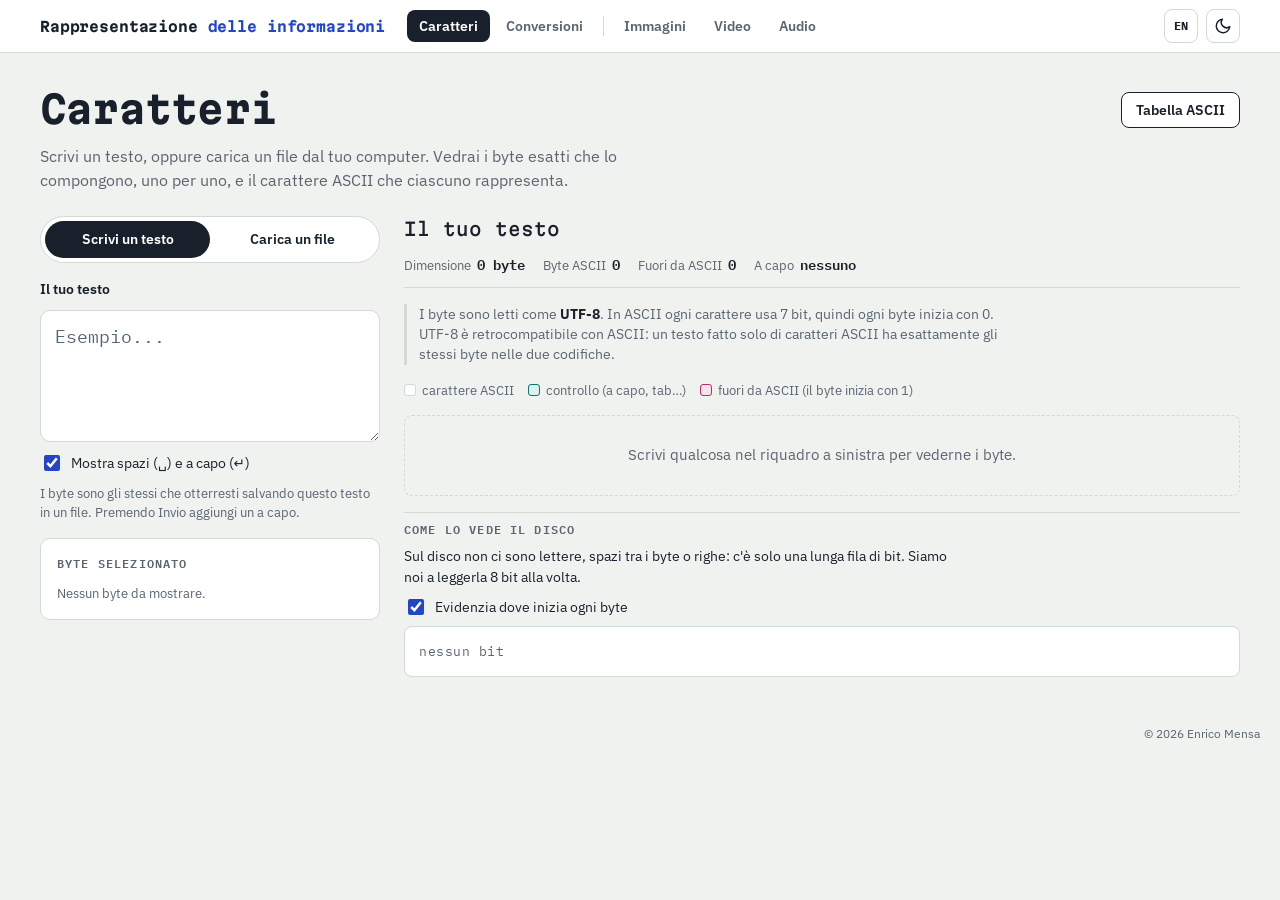
<file: intro-informatica/rappresentazione.html>
<!doctype html><html><head><meta charset=utf8><meta name=viewport content="width=device-width,initial-scale=1,viewport-fit=cover"><style>
/* Interruttore tema chiaro / scuro */
.theme-tg { flex: none; margin-left: auto; width: 34px; height: 34px; display: inline-grid; place-items: center; padding: 0; border: 1px solid var(--line); border-radius: 8px; background: var(--card); color: var(--ink); cursor: pointer; }
.theme-tg:hover { border-color: var(--accent); color: var(--accent); }
.theme-tg:focus-visible { outline: 2px solid var(--accent); outline-offset: 2px; }
.theme-tg svg { width: 18px; height: 18px; display: block; }
.theme-tg.float { position: fixed; top: 14px; right: 16px; z-index: 50; }
/* Pulsante della lingua, accanto a quello del tema */
.lang-tg { font: 700 12px/1 var(--f-mono, ui-monospace, monospace); letter-spacing: .04em; }
.topnav-in > .theme-tg.lang-tg { position: absolute; right: 62px; top: 50%; transform: translateY(-50%); }
.lang-tg.float { position: fixed; top: 14px; right: 58px; z-index: 50; }
/* Copyright in fondo a destra */
.copy { margin: 0; padding: 0 20px 16px; text-align: right; font-size: 12px; color: var(--muted); }
/* Nella barra in alto: sempre a destra, anche quando le schede vanno a capo o scorrono */
.topnav .topnav-in { position: relative; padding-right: 108px; }
.topnav-in > .theme-tg { position: absolute; right: 20px; top: 50%; transform: translateY(-50%); }
/* Schede che non ci stanno nella barra: frecce ai lati e sfumatura */
.tabs-wrap { position: relative; display: flex; flex: 1 1 auto; min-width: 0; }
.tabs-wrap > .tabs { flex: 1 1 auto; }
.tabs-arr { position: absolute; top: 0; bottom: 0; z-index: 2; width: 46px; padding: 0 2px; border: 0; display: none; align-items: center; cursor: pointer; color: var(--ink); }
.tabs-arr svg { width: 18px; height: 18px; display: block; }
.tabs-arr.l { left: 0; justify-content: flex-start; background: linear-gradient(to right, var(--card) 50%, transparent); }
.tabs-arr.r { right: 0; justify-content: flex-end; background: linear-gradient(to left, var(--card) 50%, transparent); }
.tabs-arr.on { display: flex; }
.tabs-arr:hover { color: var(--accent); }
.tabs-arr:focus-visible { outline: 2px solid var(--accent); outline-offset: -2px; }
:root{color-scheme:light;box-sizing:border-box;padding-top:env(safe-area-inset-top,0px);padding-bottom:env(safe-area-inset-bottom,0px)}html{scroll-padding-top:env(safe-area-inset-top,0px)}body{margin:0;padding:0;font:14px -apple-system,BlinkMacSystemFont,sans-serif;background:#faf9f5;color:#141413}img{max-width:100%}[hidden]:not([hidden=until-found i]){display:none!important}</style><script>
// Tema scelto con l'interruttore in alto a destra (vale per tutte le pagine): applicato subito, prima di disegnare.
try { var tm = localStorage.getItem('theme'); if (tm === 'dark' || tm === 'light') document.documentElement.setAttribute('data-theme', tm); } catch (e) {}
</script>
<script>
// Lingua dei testi (italiano o inglese): si sceglie con il pulsante in alto a destra e vale per tutte le pagine.
// ?lang=en (o ?lang=it) nell'indirizzo la impone, per esempio in un link.
var LANG = (function () {
  var q = /[?&]lang=(it|en)(&|$)/.exec(location.search);
  if (q) return q[1];
  try { var v = localStorage.getItem('lang'); if (v === 'it' || v === 'en') return v; } catch (e) {}
  return 'it';
})();
document.documentElement.lang = LANG;
// TX('testo italiano', 'English text'): il testo nella lingua attiva (usato dagli script delle pagine).
function TX(it, en) { return LANG === 'en' && en != null ? en : it; }
// Testi fissi dell'HTML: ogni pagina mette in I18N le traduzioni, cercate per contenuto italiano dell'elemento
// (spazi normalizzati), e chiama i18nApply() subito dopo l'HTML, prima dei suoi script; quello che non ha
// traduzione resta in italiano.
var I18N = {};
function i18nApply() {
  if (LANG !== 'en') return;
  var ATTR = ['title', 'aria-label', 'placeholder', 'alt', 'value'], SKIP = { SCRIPT: 1, STYLE: 1, svg: 1, TEXTAREA: 1 };
  function norm(s) { return s.replace(/\s+/g, ' ').trim(); }
  (function walk(e) {
    for (var n = e.firstChild; n; n = n.nextSibling) {
      // Testo sciolto accanto ad altri elementi (per esempio l'etichetta di un campo): si traduce da solo.
      if (n.nodeType === 3) {
        var k = norm(n.nodeValue), tt = k && I18N[k];
        if (tt != null) n.nodeValue = n.nodeValue.replace(/^(\s*)[\s\S]*?(\s*)$/, function (m, a, b) { return a + tt + b; });
        continue;
      }
      if (n.nodeType !== 1) continue;
      var c = n;
      ATTR.forEach(function (a) { var v = c.getAttribute(a), t = v && I18N[norm(v)]; if (t != null) c.setAttribute(a, t); });
      if (SKIP[c.tagName]) continue;
      var h = c.innerHTML;
      if (h.length < 6000) { var t = I18N[norm(h)]; if (t != null) { c.innerHTML = t; continue; } }
      walk(c);
    }
  })(document.documentElement);
}
</script>
</head><body>
<title>Rappresentazione delle informazioni</title>
<style>a.brand{color:inherit;text-decoration:none}a.brand:hover{color:var(--accent)}</style>

<link rel="preconnect" href="https://fonts.googleapis.com">
<link rel="preconnect" href="https://fonts.gstatic.com" crossorigin>
<link rel="stylesheet" href="https://fonts.googleapis.com/css2?family=Martian+Mono:wght@500;700&family=IBM+Plex+Sans:wght@400;500;600&family=IBM+Plex+Mono:wght@400;500;600&display=swap">
<style>
/* Layout: una barra in alto con le cinque pagine; ogni pagina ha il suo banco di lavoro. */
:root {
  --paper: #EFF2EF;
  --card: #FFFFFF;
  --ink: #18212B;
  --muted: #5A6570;
  --line: #D3D9D5;
  --accent: #2346C8;
  --accent-soft: #E3E8FA;
  --ctrl: #0D756E;
  --ctrl-soft: #DDF0EE;
  --high: #B42F66;
  --high-soft: #F8E1EA;
  --warn: #8A5A00;
  --warn-soft: #FBF0D9;
  --r: #C2332E; --r-soft: #FBE3E1;
  --g: #1C7D45; --g-soft: #DCF1E4;
  --b: #2B55CC; --b-soft: #E2E8FA;
  --k-soft: #E6E9E7;
  --rem: #B42F66; --rem-soft: #F8E1EA;
  --f-display: "Martian Mono", "IBM Plex Mono", ui-monospace, monospace;
  --f-body: "IBM Plex Sans", system-ui, -apple-system, "Segoe UI", sans-serif;
  --f-mono: "IBM Plex Mono", ui-monospace, "SFMono-Regular", Menlo, Consolas, monospace;
}
@media (prefers-color-scheme: dark) {
  :root:not([data-theme="light"]) {
    --paper: #11161B; --card: #192028; --ink: #E5EAEE; --muted: #98A3AE; --line: #2B343E;
    --accent: #8098FF; --accent-soft: #1F2848; --ctrl: #4DC1B6; --ctrl-soft: #133330;
    --high: #F06E9F; --high-soft: #3A1A28; --warn: #E8B656; --warn-soft: #33280F; --r: #F07A73; --r-soft: #3A1C1B; --g: #5FCB8C; --g-soft: #15301F; --b: #8AA3FF; --b-soft: #1E2748; --k-soft: #262E37; --rem: #F06E9F; --rem-soft: #3A1A28;
    color-scheme: dark;
  }
}
:root[data-theme="dark"] {
  --paper: #11161B; --card: #192028; --ink: #E5EAEE; --muted: #98A3AE; --line: #2B343E;
  --accent: #8098FF; --accent-soft: #1F2848; --ctrl: #4DC1B6; --ctrl-soft: #133330;
  --high: #F06E9F; --high-soft: #3A1A28; --warn: #E8B656; --warn-soft: #33280F; --r: #F07A73; --r-soft: #3A1C1B; --g: #5FCB8C; --g-soft: #15301F; --b: #8AA3FF; --b-soft: #1E2748; --k-soft: #262E37; --rem: #F06E9F; --rem-soft: #3A1A28;
  color-scheme: dark;
}


* { box-sizing: border-box; }
[hidden] { display: none !important; }
body { background: var(--paper); color: var(--ink); font-family: var(--f-body); font-size: 15px; line-height: 1.5; margin: 0; }

/* Barra di navigazione */
.topnav {
  position: sticky; top: env(safe-area-inset-top, 0px); z-index: 40;
  background: var(--card); border-bottom: 1px solid var(--line);
}
.topnav-in {
  max-width: 1240px; margin: 0 auto; padding-inline: 20px; padding-block: 10px;
  display: flex; flex-wrap: wrap; gap: 8px 22px; align-items: center;
}
.brand { font-family: var(--f-display); font-weight: 700; font-size: 14px; letter-spacing: -0.01em; white-space: nowrap; }
.brand i { font-style: normal; color: var(--accent); }
.tabs { display: flex; gap: 4px; overflow-x: auto; min-width: 0; flex: 1 1 auto; scrollbar-width: none; }
.tabs::-webkit-scrollbar { display: none; }
.tab {
  font-family: var(--f-body); font-size: 14px; font-weight: 600; white-space: nowrap;
  padding: 7px 12px; border-radius: 8px; border: 0; cursor: pointer;
  background: transparent; color: var(--muted);
}
.tab:hover { background: var(--paper); color: var(--ink); }
.tab[aria-selected="true"] { background: var(--ink); color: var(--card); }
.tab:focus-visible { outline: 2px solid var(--accent); outline-offset: 2px; }
.tabs .sep { width: 1px; background: var(--line); margin: 6px 4px; flex: none; }
@media (max-width: 640px) { .brand { display: none; } }

/* ---- Codifica di caratteri ---- */
#p-codifica .wrap {
  max-width: 1240px;
  margin: 0 auto;
  padding-inline: 20px;
  padding-block: 28px 48px;
  display: grid;
  gap: 24px;
}
#p-codifica header { display: grid; gap: 6px; }
#p-codifica h1 {
  font-family: var(--f-display);
  font-weight: 700;
  font-size: clamp(26px, 4vw, 38px);
  letter-spacing: -0.02em;
  margin: 0;
  text-wrap: balance;
}
#p-codifica .lede { margin: 0; color: var(--muted); max-width: 64ch; font-size: 16px; }
#p-codifica h2 {
  font-family: var(--f-mono);
  font-size: 11.5px;
  font-weight: 600;
  text-transform: uppercase;
  letter-spacing: 0.1em;
  color: var(--muted);
  margin: 0;
}
#p-codifica .layout {
  display: grid;
  grid-template-columns: minmax(280px, 340px) minmax(0, 1fr);
  gap: 24px;
  align-items: start;
}
@media (max-width: 860px) {
#p-codifica .layout { grid-template-columns: minmax(0, 1fr); }
}
#p-codifica .side { display: grid; gap: 16px; min-width: 0; }
@media (min-width: 861px) {
#p-codifica .side { position: sticky; top: calc(env(safe-area-inset-top, 0px) + 76px); }
}
#p-codifica .work { display: grid; gap: 16px; min-width: 0; }
#p-codifica .drop {
  display: grid;
  gap: 8px;
  justify-items: center;
  text-align: center;
  padding: 26px 18px;
  border: 2px dashed var(--line);
  border-radius: 10px;
  background: var(--card);
  cursor: pointer;
  transition: border-color .15s, background .15s;
}
#p-codifica .drop:hover, #p-codifica .drop.over { border-color: var(--accent); background: var(--accent-soft); }
#p-codifica .drop:focus-within { outline: 2px solid var(--accent); outline-offset: 2px; }
#p-codifica .drop input { position: absolute; width: 1px; height: 1px; opacity: 0; pointer-events: none; }
#p-codifica .drop .big { font-family: var(--f-display); font-size: 15px; font-weight: 500; }
#p-codifica .drop .small { color: var(--muted); font-size: 13px; }
#p-codifica .drop .btn {
  margin-top: 4px;
  font-family: var(--f-body); font-weight: 600; font-size: 14px;
  padding: 7px 14px; border-radius: 6px;
  background: var(--accent); color: var(--card);
}
#p-codifica .privacy { font-size: 12.5px; color: var(--muted); margin: 0; text-align: center; }
#p-codifica .detail {
  background: var(--card);
  border: 1px solid var(--line);
  border-radius: 10px;
  padding: 16px;
  display: grid;
  gap: 12px;
}
#p-codifica .detail .top { display: flex; gap: 14px; align-items: center; }
#p-codifica .detail .bigglyph {
  font-family: var(--f-mono);
  font-size: 34px;
  font-weight: 500;
  min-width: 64px;
  height: 64px;
  padding-inline: 8px;
  display: grid;
  place-items: center;
  border-radius: 8px;
  background: var(--paper);
  border: 1px solid var(--line);
}
#p-codifica .detail .bigglyph.ctrl { color: var(--ctrl); font-size: 18px; }
#p-codifica .detail .bigglyph.high { color: var(--high); font-size: 22px; }
#p-codifica .detail .what { display: grid; gap: 2px; min-width: 0; }
#p-codifica .detail .what strong { font-size: 15px; }
#p-codifica .detail .what span { font-size: 12.5px; color: var(--muted); font-family: var(--f-mono); }
#p-codifica .bits8 { display: grid; grid-template-columns: repeat(8, 1fr); gap: 4px; }
#p-codifica .bit b {
  display: block;
  font-family: var(--f-mono); font-size: 22px; font-weight: 600;
  width: 100%; text-align: center; padding-block: 6px;
  border-radius: 4px; border: 1px solid var(--line); color: var(--muted);
}
#p-codifica .bit.on b { background: var(--accent); border-color: var(--accent); color: var(--card); }
#p-codifica .bit.pre b { border-color: var(--high); }
#p-codifica .bit.pre:not(.on) b { color: var(--high); }
#p-codifica .bit.pre.on b { background: var(--high); border-color: var(--high); }
#p-codifica .explain { font-size: 13.5px; margin: 0; padding-top: 10px; border-top: 1px solid var(--line); }
#p-codifica .explain:empty { display: none; }
#p-codifica .mode {
  position: relative;
  display: grid; grid-template-columns: 1fr 1fr;
  padding: 4px;
  background: var(--card);
  border: 1px solid var(--line);
  border-radius: 999px;
}
#p-codifica .mode .thumb {
  position: absolute; top: 4px; bottom: 4px; left: 4px;
  width: calc(50% - 4px);
  border-radius: 999px;
  background: var(--ink);
  transition: transform .22s ease;
}
#p-codifica .mode[data-mode="file"] .thumb { transform: translateX(100%); }
#p-codifica .mode input { position: absolute; opacity: 0; pointer-events: none; }
#p-codifica .mode label {
  position: relative; z-index: 1;
  text-align: center; padding: 8px 10px;
  font-weight: 600; font-size: 14px;
  cursor: pointer; border-radius: 999px;
  transition: color .22s;
}
#p-codifica .mode input:checked + label { color: var(--card); }
#p-codifica .mode input:focus-visible + label { outline: 2px solid var(--accent); outline-offset: 2px; }
#p-codifica .panel { display: grid; gap: 10px; }
#p-codifica .editor {
  position: relative;
  background: var(--card);
  border: 1px solid var(--line); border-radius: 10px;
}
#p-codifica .editor:focus-within { outline: 2px solid var(--accent); outline-offset: 1px; border-color: var(--accent); }
#p-codifica .textbox, #p-codifica .mirror {
  font-family: var(--f-mono); font-size: 18px; line-height: 1.5;
  padding: 12px 14px; margin: 0; border: 0;
  white-space: pre-wrap; overflow-wrap: break-word; word-break: normal;
  tab-size: 4; letter-spacing: 0;
  scrollbar-gutter: stable;
}
#p-codifica .textbox {
  position: relative; z-index: 1;
  display: block; width: 100%; min-height: 130px; resize: vertical;
  background: transparent; color: var(--ink);
  overflow-y: auto; outline: none;
}
#p-codifica .textbox::placeholder { color: var(--muted); }
#p-codifica .mirror {
  position: absolute; inset: 0; z-index: 0;
  overflow: hidden; color: transparent; pointer-events: none;
}
#p-codifica .mirror .sp, #p-codifica .mirror .nl { position: relative; }
#p-codifica .mirror .sp::after, #p-codifica .mirror .nl::after {
  position: absolute; left: 0; top: 0; width: 1ch; text-align: center;
  color: var(--ctrl); opacity: .75;
}
#p-codifica .mirror .sp::after { content: "␣"; }
#p-codifica .mirror .nl::after { content: "↵"; }
#p-codifica .showws { font-size: 13px; }
#p-codifica .textlabel { font-weight: 600; font-size: 14px; }
#p-codifica .panel .note { font-size: 12.5px; }
#p-codifica .howto {
  background: var(--card);
  border: 1px solid var(--line);
  border-radius: 10px;
  font-size: 13.5px;
}
#p-codifica .howto > summary {
  cursor: pointer; font-weight: 600; font-size: 14px;
  padding: 12px 16px;
  list-style: none;
  display: flex; justify-content: space-between; align-items: center; gap: 8px;
}
#p-codifica .howto > summary::-webkit-details-marker { display: none; }
#p-codifica .howto > summary::after { content: "+"; font-family: var(--f-mono); font-size: 18px; color: var(--muted); }
#p-codifica .howto[open] > summary::after { content: "−"; }
#p-codifica .howto > summary:focus-visible { outline: 2px solid var(--accent); outline-offset: -2px; border-radius: 10px; }
#p-codifica .howto .body { display: grid; gap: 14px; padding: 0 16px 16px; }
#p-codifica .howto section { display: grid; gap: 4px; padding-top: 12px; border-top: 1px solid var(--line); }
#p-codifica .howto h3 { margin: 0; font-size: 13.5px; font-weight: 600; }
#p-codifica .howto ol { margin: 0; padding-left: 20px; display: grid; gap: 4px; }
#p-codifica .howto kbd, #p-codifica .howto code { font-family: var(--f-mono); font-size: 12.5px; background: var(--card); border: 1px solid var(--line); border-radius: 4px; padding: 0 4px; }
#p-codifica .filebar {
  display: flex; flex-wrap: wrap; gap: 10px 18px; align-items: baseline;
  padding-bottom: 12px; border-bottom: 1px solid var(--line);
}
#p-codifica .fname { font-family: var(--f-display); font-size: 18px; font-weight: 500; overflow-wrap: anywhere; min-width: 0; }
#p-codifica .badge {
  font-family: var(--f-mono); font-size: 11px; font-weight: 600; text-transform: uppercase; letter-spacing: 0.08em;
  padding: 2px 8px; border-radius: 999px; border: 1px solid currentColor;
}
#p-codifica .badge.sample { color: var(--warn); }
#p-codifica .badge.real { color: var(--ctrl); }
#p-codifica .stats { display: flex; flex-wrap: wrap; gap: 6px 18px; width: 100%; margin: 0; }
#p-codifica .stats div { display: flex; gap: 6px; align-items: baseline; }
#p-codifica .stats dt { font-size: 12.5px; color: var(--muted); }
#p-codifica .stats dd { margin: 0; font-family: var(--f-mono); font-size: 14px; font-weight: 600; font-variant-numeric: tabular-nums; }
#p-codifica .linkbtn { background: none; border: 0; padding: 0; font: inherit; font-size: 13px; color: var(--accent); text-decoration: underline; cursor: pointer; }
#p-codifica .banner { border-radius: 8px; padding: 10px 14px; font-size: 14px; background: var(--warn-soft); color: var(--ink); border: 1px solid var(--warn); }
#p-codifica .banner.info { background: var(--accent-soft); border-color: var(--accent); }
#p-codifica .legend { display: flex; flex-wrap: wrap; gap: 6px 14px; font-size: 12.5px; color: var(--muted); }
#p-codifica .legend span { display: inline-flex; gap: 6px; align-items: center; }
#p-codifica .legend i { width: 12px; height: 12px; border-radius: 3px; display: inline-block; border: 1px solid var(--line); background: var(--card); }
#p-codifica .legend i.c { background: var(--ctrl-soft); border-color: var(--ctrl); }
#p-codifica .legend i.h { background: var(--high-soft); border-color: var(--high); }
#p-codifica .grid {
  --cw: 82px;
  display: grid;
  grid-template-columns: repeat(auto-fill, minmax(var(--cw), 1fr));
  gap: 6px;
}
@media (max-width: 420px) {
#p-codifica .grid { --cw: 72px; }
}
#p-codifica .byte {
  font: inherit; color: inherit; text-align: center;
  display: grid; grid-template-rows: auto auto; gap: 2px;
  padding: 7px 2px 6px;
  background: var(--card);
  border: 1px solid var(--line);
  border-radius: 6px;
  cursor: pointer;
  min-width: 0;
}
#p-codifica .byte:hover { border-color: var(--accent); }
#p-codifica .byte:focus-visible { outline: 2px solid var(--accent); outline-offset: 1px; }
#p-codifica .byte[aria-pressed="true"] { border-color: var(--accent); box-shadow: inset 0 0 0 1px var(--accent); background: var(--accent-soft); }
#p-codifica .byte .g { font-family: var(--f-mono); font-size: 21px; font-weight: 500; line-height: 1.2; min-height: 1.2em; }
#p-codifica .byte .c { font-family: var(--f-mono); font-size: 13px; color: var(--muted); font-variant-numeric: tabular-nums; letter-spacing: 0.02em; }
#p-codifica .byte.ctrl { background: var(--ctrl-soft); border-color: color-mix(in srgb, var(--ctrl) 45%, var(--line)); }
#p-codifica .byte.ctrl .g { color: var(--ctrl); font-size: 15px; }
#p-codifica .byte.space .g { color: var(--muted); }
#p-codifica .byte.high { background: var(--high-soft); border-color: color-mix(in srgb, var(--high) 45%, var(--line)); }
#p-codifica .byte.high .g { color: var(--high); }
#p-codifica .byte .c .pre { color: var(--high); font-weight: 600; }
#p-codifica .group {
  display: grid; gap: 4px;
  padding: 5px;
  border-radius: 8px;
  background: var(--high-soft);
  border: 1px solid color-mix(in srgb, var(--high) 45%, var(--line));
  min-width: 0;
}
#p-codifica .byte.ext { background: var(--warn-soft); border-color: color-mix(in srgb, var(--warn) 50%, var(--line)); }
#p-codifica .byte.ext .g { color: var(--warn); }
#p-codifica .detail .bigglyph.ext { color: var(--warn); }
#p-codifica .legend i.e { background: var(--warn-soft); border-color: var(--warn); }
#p-codifica .encnote { margin: 0; font-size: 13.5px; color: var(--muted); max-width: 75ch; padding-left: 12px; border-left: 3px solid var(--line); }
#p-codifica .encnote b { color: var(--ink); }
#p-codifica .seg { display: inline-flex; border: 1px solid var(--line); border-radius: 8px; overflow: hidden; background: var(--card); }
#p-codifica .seg input { position: absolute; opacity: 0; pointer-events: none; }
#p-codifica .seg label { padding: 6px 12px; font-size: 13.5px; font-weight: 500; cursor: pointer; border-right: 1px solid var(--line); }
#p-codifica .seg label:last-of-type { border-right: 0; }
#p-codifica .seg input:checked + label { background: var(--ink); color: var(--card); }
#p-codifica .seg input:focus-visible + label { outline: 2px solid var(--accent); outline-offset: -3px; }
#p-codifica .headrow { display: flex; flex-wrap: wrap; gap: 12px 20px; align-items: center; justify-content: space-between; }
#p-codifica .tablebtn {
  font-family: var(--f-body); font-weight: 600; font-size: 14px;
  padding: 8px 14px; border-radius: 8px; cursor: pointer;
  background: var(--card); color: var(--ink); border: 1px solid var(--ink);
  display: inline-flex; gap: 8px; align-items: center;
}
#p-codifica .tablebtn:hover { background: var(--ink); color: var(--card); }
#p-codifica .tablebtn:focus-visible { outline: 2px solid var(--accent); outline-offset: 2px; }
#p-codifica .overlay {
  position: fixed; inset: 0; z-index: 50;
  background: color-mix(in srgb, var(--ink) 45%, transparent);
  display: grid; place-items: center;
  padding: calc(env(safe-area-inset-top, 0px) + 16px) 16px calc(env(safe-area-inset-bottom, 0px) + 16px);
}
#p-codifica .sheet {
  width: min(760px, 100%); max-height: 100%;
  display: grid; grid-template-rows: auto auto minmax(0, 1fr);
  background: var(--card); color: var(--ink);
  border: 1px solid var(--line); border-radius: 12px;
  overflow: hidden;
}
#p-codifica .sheet-head { display: flex; justify-content: space-between; align-items: center; gap: 12px; padding: 14px 18px; border-bottom: 1px solid var(--line); }
#p-codifica .sheet-head h2 { font-family: var(--f-display); font-size: 17px; font-weight: 700; letter-spacing: -0.01em; text-transform: none; color: var(--ink); }
#p-codifica .closebtn { background: none; border: 1px solid var(--line); border-radius: 8px; color: var(--ink); font: inherit; font-size: 14px; padding: 5px 12px; cursor: pointer; }
#p-codifica .closebtn:focus-visible { outline: 2px solid var(--accent); outline-offset: 2px; }
#p-codifica .sheet-tools { display: grid; gap: 10px; padding: 14px 18px; border-bottom: 1px solid var(--line); background: var(--paper); }
#p-codifica .searchrow { display: flex; flex-wrap: wrap; gap: 10px; align-items: center; }
#p-codifica .search {
  flex: 1 1 220px; min-width: 0;
  font-family: var(--f-mono); font-size: 18px;
  padding: 8px 12px; border-radius: 8px;
  background: var(--card); color: var(--ink); border: 1px solid var(--line);
}
#p-codifica .search:focus { outline: 2px solid var(--accent); outline-offset: 1px; border-color: var(--accent); }
#p-codifica .toolrow { display: flex; flex-wrap: wrap; gap: 6px 16px; align-items: center; justify-content: space-between; font-size: 13px; color: var(--muted); }
#p-codifica .tablewrap { overflow: auto; min-height: 0; }
#p-codifica .atable { width: 100%; border-collapse: collapse; font-size: 14px; }
#p-codifica .atable th { position: sticky; top: 0; background: var(--card); text-align: left; font-family: var(--f-mono); font-size: 11px; font-weight: 600; text-transform: uppercase; letter-spacing: 0.1em; color: var(--muted); padding: 8px 18px; border-bottom: 1px solid var(--line); }
#p-codifica .atable td { padding: 6px 18px; border-bottom: 1px solid var(--line); vertical-align: middle; }
#p-codifica .atable .i { font-family: var(--f-mono); font-size: 13px; color: var(--muted); text-align: right; width: 3em; padding-right: 0; font-variant-numeric: tabular-nums; }
#p-codifica .atable td.b { font-family: var(--f-mono); font-size: 16px; letter-spacing: 0.04em; white-space: nowrap; color: var(--muted); }
#p-codifica .atable td.b mark { background: var(--accent-soft); color: var(--accent); font-weight: 600; border-radius: 2px; }
#p-codifica .atable td.c { font-family: var(--f-mono); font-size: 20px; font-weight: 500; width: 5em; }
#p-codifica .atable tr.ctrl td.c { color: var(--ctrl); font-size: 14px; }
#p-codifica .atable tr.ext td.c { color: var(--warn); }
#p-codifica .atable td.n { color: var(--muted); font-size: 13px; }
#p-codifica .atable tr.hit td { background: var(--accent-soft); }
#p-codifica .noresult { padding: 24px 18px; color: var(--muted); }
#p-codifica .group .gl { display: flex; justify-content: space-between; align-items: baseline; gap: 6px; padding-inline: 4px; min-width: 0; }
#p-codifica .group .ch { font-family: var(--f-mono); font-size: 22px; font-weight: 500; color: var(--high); line-height: 1.2; }
#p-codifica .group .tag { font-family: var(--f-mono); font-size: 10.5px; color: var(--high); white-space: nowrap; overflow: hidden; text-overflow: ellipsis; }
#p-codifica .group .gb { display: grid; gap: 4px; }
#p-codifica .group .byte { background: var(--card); padding-block: 5px; }
#p-codifica .group.bom { background: var(--warn-soft); border-color: var(--warn); }
#p-codifica .group.bom .ch, #p-codifica .group.bom .tag { color: var(--warn); }
#p-codifica .empty { padding: 28px; text-align: center; color: var(--muted); border: 1px dashed var(--line); border-radius: 8px; }
#p-codifica .note { font-size: 13px; color: var(--muted); margin: 0; }
#p-codifica .stream { display: grid; gap: 8px; padding-top: 8px; border-top: 1px solid var(--line); }
#p-codifica .stream p { margin: 0; font-size: 14px; max-width: 70ch; }
#p-codifica .bitstream {
  font-family: var(--f-mono); font-size: 14px; line-height: 1.75;
  word-break: break-all; overflow-wrap: anywhere;
  background: var(--card); border: 1px solid var(--line); border-radius: 8px;
  padding: 12px 14px;
  letter-spacing: 0.04em;
}
#p-codifica .bitstream.marks span:nth-child(even) { background: var(--accent-soft); color: var(--accent); }
#p-codifica .bitstream span { border-radius: 2px; }
#p-codifica .check { display: inline-flex; gap: 8px; align-items: center; font-size: 13.5px; cursor: pointer; }
#p-codifica .check input { accent-color: var(--accent); width: 16px; height: 16px; }
/* ---- Conversioni ---- */
#p-conversioni .wrap { max-width: 860px; margin: 0 auto; padding-inline: 20px; padding-block: 28px 56px; display: grid; gap: 22px; }
#p-conversioni header { display: grid; gap: 6px; }
#p-conversioni h1 { font-family: var(--f-display); font-weight: 700; font-size: clamp(26px, 4vw, 36px); letter-spacing: -0.02em; margin: 0; text-wrap: balance; }
#p-conversioni h1 sub { font-size: 0.45em; color: var(--accent); font-weight: 500; }
#p-conversioni .lede { margin: 0; color: var(--muted); max-width: 62ch; font-size: 16px; }
#p-conversioni h2 { font-family: var(--f-mono); font-size: 11.5px; font-weight: 600; text-transform: uppercase; letter-spacing: 0.1em; color: var(--muted); margin: 0; }
#p-conversioni .mode {
  display: grid; grid-template-columns: repeat(4, minmax(0, 1fr)); gap: 4px;
  padding: 4px;
  background: var(--card); border: 1px solid var(--line); border-radius: 12px;
}
@media (max-width: 640px) {
#p-conversioni .mode { grid-template-columns: repeat(2, minmax(0, 1fr)); }
}
#p-conversioni .mode input { position: absolute; opacity: 0; pointer-events: none; }
#p-conversioni .mode label { text-align: center; padding: 8px 8px; font-weight: 600; font-size: 14px; cursor: pointer; border-radius: 8px; transition: background .18s, color .18s; }
#p-conversioni .mode label:hover { background: var(--paper); }
#p-conversioni .mode input:checked + label { background: var(--ink); color: var(--card); }
#p-conversioni .mode input:focus-visible + label { outline: 2px solid var(--accent); outline-offset: 2px; }
#p-conversioni .inputrow { display: flex; flex-wrap: wrap; gap: 12px 20px; align-items: end; }
#p-conversioni .field { display: grid; gap: 6px; }
#p-conversioni .field label { font-weight: 600; font-size: 14px; }
#p-conversioni .field input {
  font-family: var(--f-mono); font-size: 28px; font-weight: 500;
  width: min(100%, 360px);
  padding: 8px 14px;
  background: var(--card); color: var(--ink);
  border: 1px solid var(--line); border-radius: 10px;
  font-variant-numeric: tabular-nums; letter-spacing: 0.04em;
}
#p-conversioni .field input:focus { outline: 2px solid var(--accent); outline-offset: 1px; border-color: var(--accent); }
#p-conversioni .field input[aria-invalid="true"] { border-color: var(--rem); }
#p-conversioni .chips { display: flex; flex-wrap: wrap; gap: 6px; align-items: center; }
#p-conversioni .chips span { font-size: 12.5px; color: var(--muted); margin-right: 2px; }
#p-conversioni .chip {
  font-family: var(--f-mono); font-size: 13px;
  padding: 3px 10px; border-radius: 999px;
  background: var(--card); color: var(--ink);
  border: 1px solid var(--line); cursor: pointer;
}
#p-conversioni .chip:hover { border-color: var(--accent); color: var(--accent); }
#p-conversioni .chip:focus-visible { outline: 2px solid var(--accent); outline-offset: 1px; }
#p-conversioni .error { color: var(--rem); font-size: 14px; margin: 0; }
#p-conversioni .stepbar { display: flex; flex-wrap: wrap; gap: 8px; align-items: center; }
#p-conversioni .btn {
  font-family: var(--f-body); font-weight: 600; font-size: 14px;
  padding: 7px 14px; border-radius: 8px; cursor: pointer;
  background: var(--card); color: var(--ink); border: 1px solid var(--line);
}
#p-conversioni .btn.primary { background: var(--accent); border-color: var(--accent); color: var(--card); }
#p-conversioni .btn:disabled { opacity: .45; cursor: default; }
#p-conversioni .btn:focus-visible { outline: 2px solid var(--accent); outline-offset: 2px; }
#p-conversioni .stepcount { font-family: var(--f-mono); font-size: 13px; color: var(--muted); margin-left: 4px; font-variant-numeric: tabular-nums; }
#p-conversioni .board { background: var(--card); border: 1px solid var(--line); border-radius: 12px; padding: 20px; display: grid; gap: 18px; min-width: 0; }
#p-conversioni .method { margin: 0; font-size: 14px; color: var(--muted); max-width: 66ch; }
#p-conversioni .ladder { display: grid; grid-template-columns: auto 1fr auto; gap: 0 0; align-items: stretch; overflow-x: auto; }
#p-conversioni .ladder .n, #p-conversioni .ladder .r, #p-conversioni .ladder .say { padding-block: 6px; }
#p-conversioni .ladder .n {
  font-family: var(--f-mono); font-size: 22px; font-weight: 500; text-align: right;
  padding-right: 14px; border-right: 2px solid var(--ink);
  font-variant-numeric: tabular-nums;
}
#p-conversioni .ladder .r {
  font-family: var(--f-mono); font-size: 22px; font-weight: 600; color: var(--rem);
  padding-inline: 18px; text-align: center; min-width: 3.2em;
  border-left: 2px solid var(--ink);
}
#p-conversioni .ladder .say { font-size: 14px; color: var(--muted); align-self: stretch; display: flex; align-items: center; padding-inline: 14px; font-family: var(--f-mono); }
#p-conversioni .ladder .say b { color: var(--ink); font-weight: 600; }
#p-conversioni .ladder .say .rm { color: var(--rem); font-weight: 600; }
#p-conversioni .ladder .end { color: var(--muted); }
#p-conversioni .ladder .row-hidden { visibility: hidden; }
#p-conversioni .ladder .cur { background: var(--accent-soft); }
#p-conversioni .ladder .n.cur { border-radius: 6px 0 0 6px; }
#p-conversioni .ladder .r.cur { border-radius: 0 6px 6px 0; }
#p-conversioni .readnote { display: flex; gap: 10px; align-items: center; justify-content: flex-end; font-size: 14px; color: var(--rem); font-weight: 600; }
#p-conversioni .readnote svg { flex: none; }
#p-conversioni .result { display: grid; gap: 10px; padding-top: 16px; border-top: 1px solid var(--line); }
#p-conversioni .eq { font-family: var(--f-mono); font-size: clamp(22px, 4.5vw, 32px); font-weight: 500; display: flex; flex-wrap: wrap; gap: 4px 14px; align-items: baseline; overflow-wrap: anywhere; min-width: 0; }
#p-conversioni .eq sub { font-size: 0.45em; color: var(--muted); }
#p-conversioni .eq .digits span { color: var(--rem); font-weight: 600; }
#p-conversioni .eq .eqsign { color: var(--muted); }
#p-conversioni .byteline { font-size: 14px; color: var(--muted); }
#p-conversioni .byteline code { font-family: var(--f-mono); font-size: 15px; color: var(--ink); }
#p-conversioni .byteline code .pad { color: var(--muted); opacity: .6; }
#p-conversioni .result[hidden] { display: none; }
#p-conversioni .places { display: grid; grid-auto-flow: column; grid-auto-columns: minmax(52px, 1fr); gap: 6px; overflow-x: auto; padding-bottom: 4px; }
#p-conversioni .place { display: grid; gap: 4px; text-align: center; min-width: 52px; }
#p-conversioni .place .bit { font-family: var(--f-mono); font-size: 24px; font-weight: 600; padding-block: 6px; border-radius: 6px; border: 1px solid var(--line); color: var(--muted); }
#p-conversioni .place.on .bit { background: var(--accent); border-color: var(--accent); color: var(--card); }
#p-conversioni .place .pow { font-family: var(--f-mono); font-size: 12px; color: var(--muted); }
#p-conversioni .place .val { font-family: var(--f-mono); font-size: 15px; font-variant-numeric: tabular-nums; }
#p-conversioni .place .contrib { font-family: var(--f-mono); font-size: 15px; font-weight: 600; font-variant-numeric: tabular-nums; color: var(--muted); }
#p-conversioni .place.on .contrib { color: var(--accent); }
#p-conversioni .place.cur .bit { outline: 3px solid var(--rem); outline-offset: 2px; }
#p-conversioni .place.later .contrib { visibility: hidden; }
#p-conversioni .rowlabels { display: grid; grid-template-columns: auto 1fr; gap: 6px 12px; align-items: start; min-width: 0; }
#p-conversioni .rowlabels .lbls { display: grid; gap: 4px; font-size: 12px; color: var(--muted); text-align: right; }
#p-conversioni .rowlabels .lbls div { line-height: 1; display: flex; align-items: center; justify-content: flex-end; }
#p-conversioni .sumline { font-family: var(--f-mono); font-size: 18px; overflow-wrap: anywhere; }
#p-conversioni .sumline b { color: var(--accent); }
#p-conversioni .stage { display: grid; gap: 8px; }
#p-conversioni .stage.row-hidden { visibility: hidden; }
#p-conversioni .stage h3 { margin: 0; font-size: 14px; font-weight: 600; }
#p-conversioni .padline { font-family: var(--f-mono); font-size: 24px; letter-spacing: 0.06em; overflow-wrap: anywhere; }
#p-conversioni .padline .pad, #p-conversioni .qbits .pad { color: var(--rem); }
#p-conversioni .quads { display: grid; grid-template-columns: repeat(auto-fill, minmax(150px, 1fr)); gap: 10px; }
#p-conversioni .quad { border: 1px solid var(--line); border-radius: 8px; padding: 10px 8px; display: grid; gap: 6px; justify-items: center; background: var(--paper); }
#p-conversioni .quad.cur { outline: 3px solid var(--rem); outline-offset: 1px; }
#p-conversioni .qbits, #p-conversioni .qw { display: grid; grid-template-columns: repeat(4, 26px); justify-content: center; text-align: center; font-family: var(--f-mono); }
#p-conversioni .qbits { font-size: 24px; font-weight: 600; }
#p-conversioni .qw { font-size: 11px; color: var(--muted); }
#p-conversioni .quad .calc { font-family: var(--f-mono); font-size: 13px; color: var(--muted); text-align: center; }
#p-conversioni .quad .hx { font-family: var(--f-display); font-size: 30px; font-weight: 700; color: var(--accent); line-height: 1.1; }
#p-conversioni .quad .later { visibility: hidden; }
#p-conversioni .ref { display: grid; grid-template-columns: repeat(8, minmax(0, 1fr)); gap: 4px; }
@media (max-width: 560px) {
#p-conversioni .ref { grid-template-columns: repeat(4, minmax(0, 1fr)); }
}
#p-conversioni .ref div { font-family: var(--f-mono); font-size: 12.5px; text-align: center; padding: 4px 2px; border: 1px solid var(--line); border-radius: 6px; color: var(--muted); }
#p-conversioni .ref div b { display: block; font-size: 15px; color: var(--ink); }
#p-conversioni .ref div.used { background: var(--accent-soft); border-color: var(--accent); color: var(--accent); }
#p-conversioni .zeronote { font-size: 14px; color: var(--muted); }
#p-conversioni .zeronote code { font-family: var(--f-mono); color: var(--ink); }
@media (max-width: 480px) {
#p-conversioni .board { padding: 14px; }
#p-conversioni .ladder .n, #p-conversioni .ladder .r { font-size: 19px; }
#p-conversioni .ladder .say { font-size: 12.5px; }
}
</style>
<style>
/* Pagine di calcolo: colonna di comandi a sinistra, grafica a destra, formula a tutta larghezza sotto. */
.calcpage .wrap { max-width: 1180px; margin: 0 auto; padding-inline: 20px; padding-block: 28px 56px; display: grid; gap: 22px; }
.calcpage header { display: grid; gap: 6px; }
.calcpage h1 { font-family: var(--f-display); font-weight: 700; font-size: clamp(26px, 4vw, 36px); letter-spacing: -0.02em; margin: 0; text-wrap: balance; }
.calcpage .lede { margin: 0; color: var(--muted); max-width: 70ch; font-size: 16px; }
.calcpage .lede b { color: var(--ink); }
.calcpage h2 { font-family: var(--f-mono); font-size: 11.5px; font-weight: 600; text-transform: uppercase; letter-spacing: 0.1em; color: var(--muted); margin: 0; }
.calcpage .cols { display: grid; grid-template-columns: minmax(280px, 370px) minmax(0, 1fr); gap: 22px; align-items: start; }
@media (max-width: 860px) { .calcpage .cols { grid-template-columns: minmax(0, 1fr); } }
.calcpage .panel, .calcpage .viz, .calcpage .result {
  background: var(--card); border: 1px solid var(--line); border-radius: 12px; padding: 18px; display: grid; gap: 18px; min-width: 0;
}
.calcpage .ctl { display: grid; gap: 8px; min-width: 0; }
.calcpage .lbl { font-weight: 600; font-size: 14px; }
.calcpage .hint { margin: 0; font-size: 13px; color: var(--muted); }
.calcpage .hint b { color: var(--ink); font-family: var(--f-mono); font-weight: 600; }
.calcpage .pair { display: flex; gap: 8px; align-items: center; min-width: 0; }
.calcpage .pair .x, .calcpage .pair .unit { color: var(--muted); font-size: 14px; flex: none; }
.calcpage .num {
  font-family: var(--f-mono); font-size: 19px; font-weight: 500;
  width: 100%; min-width: 0; padding: 6px 10px;
  background: var(--card); color: var(--ink);
  border: 1px solid var(--line); border-radius: 8px;
  font-variant-numeric: tabular-nums;
}
.calcpage .num:focus { outline: 2px solid var(--accent); outline-offset: 1px; border-color: var(--accent); }
.calcpage .chips { display: flex; flex-wrap: wrap; gap: 6px; }
.calcpage .chip {
  font-family: var(--f-mono); font-size: 12.5px;
  padding: 3px 10px; border-radius: 999px;
  background: var(--card); color: var(--ink);
  border: 1px solid var(--line); cursor: pointer;
}
.calcpage .chip:hover { border-color: var(--accent); color: var(--accent); }
.calcpage .chip[aria-pressed="true"] { background: var(--ink); color: var(--card); border-color: var(--ink); }
.calcpage .chip:focus-visible, .calcpage .segb button:focus-visible { outline: 2px solid var(--accent); outline-offset: 1px; }
.calcpage .segb { display: grid; gap: 1px; border: 1px solid var(--line); border-radius: 8px; overflow: hidden; background: var(--line); }
.calcpage .segb button {
  padding: 7px 8px; font-family: var(--f-mono); font-size: 13.5px; font-weight: 500;
  background: var(--card); color: var(--ink); border: 0; cursor: pointer;
}
.calcpage .segb button[aria-pressed="true"] { background: var(--ink); color: var(--card); }
.calcpage .time { display: grid; grid-template-columns: 1fr auto 1fr auto; gap: 8px; align-items: center; }
.calcpage .time span { color: var(--muted); font-size: 14px; }

.calcpage .canvasbox { position: relative; display: grid; place-items: center; min-width: 0; }
.calcpage canvas { display: block; max-width: 100%; }
.calcpage .view { border-radius: 6px; cursor: crosshair; touch-action: none; }
.calcpage .cap { margin: 0; font-size: 13.5px; color: var(--muted); max-width: 72ch; }
.calcpage .cap b { color: var(--ink); }

.calcpage .zoombar { display: flex; flex-wrap: wrap; gap: 6px 10px; align-items: center; }
.calcpage .zb { min-width: 36px; padding: 5px 10px; font-family: var(--f-mono); font-size: 15px; font-weight: 600; border-radius: 8px; border: 1px solid var(--line); background: var(--card); color: var(--ink); cursor: pointer; }
.calcpage .zb:hover { border-color: var(--accent); color: var(--accent); }
.calcpage .zb:focus-visible { outline: 2px solid var(--accent); outline-offset: 1px; }
.calcpage .zb:disabled { opacity: .4; cursor: default; }
.calcpage .zname { font-size: 13px; font-weight: 600; color: var(--muted); margin-left: 4px; }
.calcpage .zlabel { font-family: var(--f-mono); font-size: 13px; color: var(--muted); font-variant-numeric: tabular-nums; }
.calcpage .view.grab { cursor: grab; }
.calcpage .view.grabbing { cursor: grabbing; }

.calcpage .axgrid { display: grid; grid-template-columns: 30px auto; grid-template-rows: auto 30px; column-gap: 4px; row-gap: 2px; }
.calcpage .axgrid canvas { display: block; }

/* Inspector (pixel / campione) */
.calcpage .inspect.noline { border-top: 0; padding-top: 0; }
.calcpage .inspect { display: flex; flex-wrap: wrap; gap: 12px 18px; align-items: center; padding-top: 12px; border-top: 1px solid var(--line); }
.calcpage .swatch { width: 52px; height: 52px; border-radius: 8px; border: 1px solid var(--line); flex: none; }
.calcpage .insp-txt { display: grid; gap: 2px; min-width: 0; }
.calcpage .insp-txt strong { font-size: 14.5px; }
.calcpage .insp-txt span { font-size: 12.5px; color: var(--muted); font-family: var(--f-mono); }
.calcpage .chans { display: flex; flex-wrap: wrap; gap: 10px; }
.calcpage .chan { display: grid; gap: 3px; }
.calcpage .chan small { font-family: var(--f-mono); font-size: 11px; color: var(--muted); }
.calcpage .bitrow { display: flex; gap: 2px; }
.calcpage .bitrow i {
  font-style: normal; font-family: var(--f-mono); font-size: 13.5px; font-weight: 600;
  width: 17px; text-align: center; padding-block: 2px; border-radius: 3px;
  background: var(--k-soft); color: var(--ink);
}
.calcpage .bitrow.r i { background: var(--r-soft); color: var(--r); }
.calcpage .bitrow.g i { background: var(--g-soft); color: var(--g); }
.calcpage .bitrow.b i { background: var(--b-soft); color: var(--b); }
.calcpage .bitrow.a i { background: var(--accent-soft); color: var(--accent); }
.calcpage .bitrow.s i { background: var(--rem-soft); color: var(--rem); }

/* Palette */
.calcpage .palette { display: grid; gap: 2px; }
.calcpage .palette div { aspect-ratio: 1; border-radius: 2px; box-shadow: inset 0 0 0 1px var(--line); }
.calcpage .chstrips { display: grid; gap: 8px; }
.calcpage .chstrip { display: grid; gap: 3px; }
.calcpage .chstrip span { font-family: var(--f-mono); font-size: 11.5px; color: var(--muted); }
.calcpage .chstrip canvas { display: block; width: 100%; border-radius: 3px; }
.calcpage .palette-many { height: 46px; border-radius: 6px; border: 1px solid var(--line); }

/* Result */
.calcpage .result-head { display: flex; flex-wrap: wrap; gap: 10px 16px; align-items: center; justify-content: space-between; }
.calcpage .formula { display: grid; gap: 6px; }
.calcpage .fsym { font-size: 13px; color: var(--muted); text-transform: uppercase; letter-spacing: 0.06em; }
.calcpage .fnum { font-family: var(--f-mono); font-size: clamp(16px, 2.3vw, 21px); overflow-wrap: anywhere; line-height: 1.5; }
.calcpage .fstep { display: grid; grid-template-columns: auto minmax(0, 1fr); gap: 12px; align-items: start; padding-top: 10px; }
.calcpage .fn { font-family: var(--f-mono); font-size: 12px; font-weight: 600; width: 22px; height: 22px; border-radius: 50%; display: grid; place-items: center; background: var(--accent-soft); color: var(--accent); margin-top: 2px; }
.calcpage .fnum b { color: var(--accent); font-weight: 600; }
.calcpage .fnum .eqv { color: var(--ink); font-weight: 600; }
.calcpage .units { display: grid; grid-template-columns: auto auto 1fr; gap: 2px 16px; align-items: baseline; font-family: var(--f-mono); overflow-x: auto; }
.calcpage .units .op { color: var(--muted); font-size: 13.5px; text-align: right; white-space: nowrap; }
.calcpage .units .val { font-size: 17px; text-align: right; font-variant-numeric: tabular-nums; white-space: nowrap; }
.calcpage .units .u { font-size: 14px; color: var(--muted); }
.calcpage .units .best { color: var(--accent); font-weight: 600; }
.calcpage .units .best + .u { color: var(--accent); font-weight: 600; }
.calcpage .bigline { display: flex; flex-wrap: wrap; gap: 4px 14px; align-items: baseline; padding-top: 14px; border-top: 1px solid var(--line); }
.calcpage .bigline span { color: var(--muted); font-size: 15px; }
.calcpage .bigline .big { font-family: var(--f-mono); font-size: 18px; font-weight: 700; color: var(--ink); }
.calcpage .extra { margin: 0; font-size: 14px; color: var(--muted); }
.calcpage .extra b { color: var(--ink); font-family: var(--f-mono); }

.calcpage .footnote { margin-top: -10px; display: grid; gap: 4px; font-size: 12.5px; color: var(--muted); padding-inline: 4px; max-width: 95ch; }
.calcpage .footnote p { margin: 0; }
.calcpage .footnote b { color: var(--ink); font-weight: 600; }
.calcpage .footnote a { color: var(--accent); }

/* Player: barra, pulsante e indicazione, poi una linea di separazione */
.calcpage .pbtn { flex: none; width: 40px; height: 40px; border-radius: 50%; border: 0; background: var(--ink); color: var(--card); display: grid; place-items: center; cursor: pointer; padding: 0; }
.calcpage .pbtn:hover { background: var(--accent); }
.calcpage .pbtn:focus-visible { outline: 2px solid var(--accent); outline-offset: 2px; }
.calcpage .pbtn:disabled { opacity: .4; cursor: default; }
.calcpage .pbtn svg { width: 22px; height: 22px; }
.calcpage .pbtn .i-pause, .calcpage .pbtn.playing .i-play { display: none; }
.calcpage .pbtn.playing .i-pause { display: block; }
.calcpage .player .framecount { padding-left: 52px; }
.calcpage .player { display: grid; gap: 10px; padding-bottom: 16px; border-bottom: 1px solid var(--line); }

.calcpage .ex4 { display: grid; grid-template-columns: repeat(2, minmax(0, 1fr)); gap: 16px 18px; }
@media (max-width: 560px) { .calcpage .ex4 { grid-template-columns: minmax(0, 1fr); } }
.calcpage .ex { margin: 0; display: grid; gap: 4px; min-width: 0; }
.calcpage .ex-t { font-weight: 600; font-size: 14px; }
.calcpage .ex canvas { display: block; width: 100%; }
.calcpage .ex-v { margin: 0; font-family: var(--f-mono); font-size: 11.5px; color: var(--muted); }
.calcpage .sep { border-top: 1px solid var(--line); }

.calcpage .hint a { color: var(--accent); }

/* Video */
.calcpage .tline { display: flex; gap: 12px; align-items: center; }
.calcpage .tbar { flex: 1; height: 10px; border-radius: 999px; background: var(--k-soft); cursor: pointer; position: relative; overflow: hidden; }
.calcpage .tbar:focus-visible { outline: 2px solid var(--accent); outline-offset: 2px; }
.calcpage .tfill { position: absolute; inset: 0 auto 0 0; width: 0; background: var(--accent); border-radius: 999px; }
.calcpage .ttime { font-family: var(--f-mono); font-size: 13px; color: var(--muted); font-variant-numeric: tabular-nums; white-space: nowrap; }
.calcpage .vidctl { display: flex; flex-wrap: wrap; gap: 10px 16px; align-items: center; }
.calcpage .playbtn { font-family: var(--f-body); font-weight: 600; font-size: 14px; padding: 6px 14px; border-radius: 8px; background: var(--ink); color: var(--card); border: 0; cursor: pointer; }
.calcpage .playbtn:focus-visible { outline: 2px solid var(--accent); outline-offset: 2px; }
.calcpage .framecount { font-family: var(--f-mono); font-size: 13px; color: var(--muted); font-variant-numeric: tabular-nums; }
</style>

<nav class="topnav" aria-label="Pagine">
  <div class="topnav-in">
    <a class="brand" href="../" title="Torna all'indice">Rappresentazione <i>delle informazioni</i></a>
    <div class="tabs" role="tablist">
      <button class="tab" role="tab" type="button" data-page="codifica">Caratteri</button>
      <button class="tab" role="tab" type="button" data-page="conversioni">Conversioni</button>
      <span class="sep" aria-hidden="true"></span>
      <button class="tab" role="tab" type="button" data-page="immagini">Immagini</button>
      <button class="tab" role="tab" type="button" data-page="video">Video</button>
      <button class="tab" role="tab" type="button" data-page="audio">Audio</button>
    </div>
  <button class="theme-tg lang-tg" type="button" id="lang-tg"></button><button class="theme-tg" type="button" id="theme-tg" aria-label="Tema scuro" aria-pressed="false"></button>
  </div>
</nav>
<section class="page" id="p-codifica" hidden>

<div class="wrap">
  <header>
    <div class="headrow">
    <h1>Caratteri</h1>
    <button class="tablebtn" type="button" id="open-table" aria-haspopup="dialog">Tabella ASCII</button>
    </div>
    <p class="lede">Scrivi un testo, oppure carica un file dal tuo computer. Vedrai i byte esatti che lo compongono, uno per uno, e il carattere ASCII che ciascuno rappresenta.</p>
  </header>

  <div class="layout">
    <aside class="side">
      <div class="mode" id="mode" data-mode="text" role="radiogroup" aria-label="Da dove prendere i byte">
        <span class="thumb" aria-hidden="true"></span>
        <input type="radio" name="mode" id="mode-text" value="text" checked><label for="mode-text">Scrivi un testo</label>
        <input type="radio" name="mode" id="mode-file" value="file"><label for="mode-file">Carica un file</label>
      </div>

      <div class="panel" id="panel-file" hidden>
        <label class="drop" id="drop" for="file">
          <span class="big">Trascina qui un file</span>
          <span class="small">oppure</span>
          <span class="btn">Scegli un file…</span>
          <input type="file" id="file">
        </label>
        <p class="privacy">Il file resta sul tuo computer: lo legge solo il browser, non viene inviato a nessuno.</p>
      </div>

      <div class="panel" id="panel-text">
        <label class="textlabel" for="text">Il tuo testo</label>
        <div class="editor">
          <div class="mirror" id="mirror" aria-hidden="true"></div>
          <textarea class="textbox" id="text" spellcheck="false" placeholder="Esempio..."></textarea>
        </div>
        <label class="check showws"><input type="checkbox" id="showws" checked> Mostra spazi (␣) e a capo (↵)</label>
        <p class="note">I byte sono gli stessi che otterresti salvando questo testo in un file. Premendo Invio aggiungi un a capo.</p>
      </div>

      <div class="detail" id="detail" aria-live="polite"></div>

      <details class="howto" id="howto" hidden>
        <summary>Come creare il file</summary>
        <div class="body">
          <section>
            <h3>Windows</h3>
            <ol>
              <li>Apri <b>Blocco note</b>.</li>
              <li>Scrivi una parola, per esempio <code>Ciao</code>.</li>
              <li><kbd>File</kbd> › <kbd>Salva con nome</kbd> › <code>ciao.txt</code></li>
              <li>Trascina il file su questa pagina.</li>
            </ol>
          </section>
          <section>
            <h3>Mac</h3>
            <ol>
              <li>Apri <b>TextEdit</b> e crea un nuovo documento.</li>
              <li>Premi <kbd>⇧⌘T</kbd> (menu <kbd>Formato</kbd>, conversione in testo semplice). Senza questo passo il file viene salvato come RTF, con molti byte in più.</li>
              <li>Scrivi <code>Ciao</code> e salva come <code>ciao.txt</code>.</li>
              <li>Trascina il file su questa pagina.</li>
            </ol>
          </section>
          <section>
            <h3>Da provare dopo</h3>
            <ol>
              <li>Aggiungi un a capo: quanti byte pesa ora il file?</li>
              <li>Scrivi <code>A</code> e <code>a</code>: quale bit cambia?</li>
              <li>Scrivi una parola accentata, come <code>perché</code>.</li>
              <li>Trascina un'immagine o un documento Word.</li>
            </ol>
          </section>
        </div>
      </details>
    </aside>

    <section class="work" aria-label="I byte">
      <div class="filebar">
        <span class="fname" id="fname"></span>
        <dl class="stats" id="stats"></dl>
      </div>

      <div class="banner" id="banner" hidden></div>

      <p class="encnote">I byte sono letti come <b>UTF-8</b>. In ASCII ogni carattere usa 7 bit, quindi ogni byte inizia con 0. UTF-8 è retrocompatibile con ASCII: un testo fatto solo di caratteri ASCII ha esattamente gli stessi byte nelle due codifiche.</p>
      <div class="legend" id="legend"></div>

      <div class="grid" id="grid"></div>
      <p class="note" id="trunc" hidden></p>

      <div class="stream">
        <h2>Come lo vede il disco</h2>
        <p>Sul disco non ci sono lettere, spazi tra i byte o righe: c'è solo una lunga fila di bit. Siamo noi a leggerla 8 bit alla volta.</p>
        <label class="check"><input type="checkbox" id="marks" checked> Evidenzia dove inizia ogni byte</label>
        <div class="bitstream marks" id="bitstream"></div>
        <p class="note" id="streamnote" hidden></p>
      </div>
    </section>
  </div>
</div>

<div class="overlay" id="table-overlay" hidden>
  <div class="sheet" role="dialog" aria-modal="true" aria-labelledby="table-title">
    <div class="sheet-head">
      <h2 id="table-title">Tabella ASCII</h2>
      <button class="closebtn" type="button" id="close-table">Chiudi</button>
    </div>
    <div class="sheet-tools">
      <div class="searchrow">
        <input class="search" id="tsearch" type="search" autocomplete="off" spellcheck="false" placeholder="Cerca un carattere, es. A" aria-label="Cerca nella tabella">
        <div class="seg" role="radiogroup" aria-label="Cerca per">
          <input type="radio" name="tby" id="tby-char" value="char" checked><label for="tby-char">Carattere</label>
          <input type="radio" name="tby" id="tby-bits" value="bits"><label for="tby-bits">Bit</label>
        </div>
      </div>
      <div class="toolrow">
        <span>I 128 caratteri ASCII standard, a 7 bit</span>
        <span id="tcount"></span>
      </div>
    </div>
    <div class="tablewrap">
      <table class="atable">
        <thead><tr><th scope="col" class="i">#</th><th scope="col">Binario</th><th scope="col">Carattere</th><th scope="col">Descrizione</th></tr></thead>
        <tbody id="tbody"></tbody>
      </table>
      <div class="noresult" id="tnone" hidden></div>
    </div>
  </div>
</div>

</section>
<section class="page" id="p-conversioni" hidden>

<div class="wrap">
  <header>
    <h1>Conversioni</h1>
    <p class="lede">Converti un numero tra base 10 e base 2 con il metodo delle divisioni successive, e tra base 2 e base 16 con i quartetti. Puoi vedere tutti i passaggi insieme o uno alla volta.</p>
  </header>

  <div class="mode" id="cmode" role="radiogroup" aria-label="Direzione della conversione">
    <input type="radio" name="dir" id="dir-d2b" value="d2b" checked><label for="dir-d2b">Decimale → binario</label>
    <input type="radio" name="dir" id="dir-b2d" value="b2d"><label for="dir-b2d">Binario → decimale</label>
    <input type="radio" name="dir" id="dir-b2h" value="b2h"><label for="dir-b2h">Binario → esadecimale</label>
    <input type="radio" name="dir" id="dir-h2b" value="h2b"><label for="dir-h2b">Esadecimale → binario</label>
  </div>

  <div class="inputrow" id="row-d2b">
    <div class="field">
      <label for="dec">Numero decimale (da 0 a 65.535)</label>
      <input id="dec" inputmode="numeric" autocomplete="off" value="67">
    </div>
    <div class="chips"><span>Prova:</span>
      <button class="chip" type="button" data-dec="5">5</button>
      <button class="chip" type="button" data-dec="13">13</button>
      <button class="chip" type="button" data-dec="67">67</button>
      <button class="chip" type="button" data-dec="97">97</button>
      <button class="chip" type="button" data-dec="255">255</button>
    </div>
  </div>

  <div class="inputrow" id="row-b2d" hidden>
    <div class="field">
      <label for="bin">Numero binario (fino a 16 cifre)</label>
      <input id="bin" inputmode="numeric" autocomplete="off" value="1000011">
    </div>
    <div class="chips"><span>Prova:</span>
      <button class="chip" type="button" data-bin="101">101</button>
      <button class="chip" type="button" data-bin="1101">1101</button>
      <button class="chip" type="button" data-bin="1000011">1000011</button>
      <button class="chip" type="button" data-bin="11111111">11111111</button>
    </div>
  </div>

  <div class="inputrow" id="row-b2h" hidden>
    <div class="field">
      <label for="binh">Numero binario (fino a 32 cifre)</label>
      <input id="binh" inputmode="numeric" autocomplete="off" value="1101011">
    </div>
    <div class="chips"><span>Prova:</span>
      <button class="chip" type="button" data-binh="1010">1010</button>
      <button class="chip" type="button" data-binh="1101011">1101011</button>
      <button class="chip" type="button" data-binh="11111111">11111111</button>
      <button class="chip" type="button" data-binh="101111101100">101111101100</button>
    </div>
  </div>

  <div class="inputrow" id="row-h2b" hidden>
    <div class="field">
      <label for="hex">Numero esadecimale (fino a 8 cifre, da 0 a F)</label>
      <input id="hex" autocomplete="off" autocapitalize="characters" spellcheck="false" value="6B">
    </div>
    <div class="chips"><span>Prova:</span>
      <button class="chip" type="button" data-hex="A">A</button>
      <button class="chip" type="button" data-hex="6B">6B</button>
      <button class="chip" type="button" data-hex="FF">FF</button>
      <button class="chip" type="button" data-hex="BEC">BEC</button>
    </div>
  </div>

  <p class="error" id="error" hidden></p>

  <div class="stepbar" id="stepbar">
    <button class="btn" type="button" id="restart">Passo per passo</button>
    <button class="btn primary" type="button" id="next">Passo successivo</button>
    <button class="btn" type="button" id="all">Mostra tutto</button>
    <span class="stepcount" id="stepcount"></span>
  </div>

  <div class="board" id="board" aria-live="polite"></div>
</div>

</section>


<!-- ============ IMMAGINI ============ -->
<section class="page calcpage" id="p-immagini" hidden>
<div class="wrap">
  <header>
    <h1>Dimensione di un'immagine</h1>
    <p class="lede">Un'immagine non compressa è una griglia di pixel, e ogni pixel occupa lo stesso numero di bit. Per questo il peso del file è <b>larghezza × altezza × profondità colore</b>.</p>
  </header>
  <div class="cols">
    <div class="panel">
      <div class="ctl">
        <span class="lbl">Risoluzione</span>
        <div class="pair">
          <input class="num" id="img-w" type="number" min="1" max="10000" value="1920" aria-label="Larghezza in pixel">
          <span class="x">×</span>
          <input class="num" id="img-h" type="number" min="1" max="10000" value="1080" aria-label="Altezza in pixel">
          <span class="unit">pixel</span>
        </div>
        <div class="chips" id="img-res">
          <button class="chip" type="button" data-w="16" data-h="9">16 × 9</button>
          <button class="chip" type="button" data-w="64" data-h="36">64 × 36</button>
          <button class="chip" type="button" data-w="640" data-h="480">640 × 480</button>
          <button class="chip" type="button" data-w="1280" data-h="720">HD</button>
          <button class="chip" type="button" data-w="1920" data-h="1080">Full HD</button>
          <button class="chip" type="button" data-w="3840" data-h="2160">4K</button>
        </div>
        <p class="hint" id="img-px"></p>
      </div>
      <div class="ctl">
        <span class="lbl">Profondità colore</span>
        <div class="segb" id="img-depth" role="group" aria-label="Bit per pixel"></div>
        <p class="hint" id="img-colors"></p>
      </div>
      <div class="ctl">
        <h2>Colori disponibili</h2>
        <div id="img-palette"></div>
      </div>
    </div>
    <div class="viz">
      <div class="zoombar">
        <button class="zb" type="button" id="img-zout" aria-label="Riduci">−</button>
        <button class="zb" type="button" id="img-zin" aria-label="Ingrandisci">+</button>
        <button class="zb" type="button" id="img-zfit">Adatta</button>
        <span class="zlabel" id="img-zlabel"></span>
      </div>
      <div class="canvasbox" id="img-box"><div class="axgrid"><canvas class="yax" id="img-yax" aria-hidden="true"></canvas><canvas class="view" id="img-canvas" aria-label="Anteprima dell'immagine alla risoluzione e profondità scelte"></canvas><span></span><canvas class="xax" id="img-xax" aria-hidden="true"></canvas></div></div>
      <p class="cap" id="img-cap"></p>
      <div class="inspect" id="img-inspect"></div>
    </div>
  </div>
  <div class="result" id="img-result"></div>
  <div class="footnote"><p>Calcolo semplificato: l'immagine è <b>non compressa (raw)</b>, cioè ogni pixel è salvato così com'è, e non contiamo i dati aggiuntivi del file come dimensioni e formato. Un JPEG o un PNG della stessa immagine pesa molto meno, perché i dati sono compressi.</p><p>Notazione binaria: 1 KB = 2<sup>10</sup> = 1.024 byte, 1 MB = 1.024 KB, 1 GB = 1.024 MB. Lo standard IEC indica questi multipli come KiB, MiB e GiB (vedi <a href="https://it.wikipedia.org/wiki/Prefissi_per_multipli_binari" target="_blank" rel="noopener">Prefissi per multipli binari</a>).</p></div>
</div>
</section>

<!-- ============ AUDIO ============ -->
<section class="page calcpage" id="p-audio" hidden>
<div class="wrap">
  <header>
    <h1>Dimensione di un file audio</h1>
    <p class="lede">Per registrare un suono si misura l'onda tante volte al secondo: ogni misura è un <b>campione</b>, salvato con un numero fisso di bit. Il peso del file è <b>frequenza di campionamento × dimensione del campione × durata</b>.</p>
  </header>
  <div class="cols">
    <div class="panel">
      <div class="ctl">
        <span class="lbl">Frequenza di campionamento</span>
        <div class="pair">
          <input class="num" id="aud-f" type="number" min="1" max="384000" value="44100" aria-label="Frequenza di campionamento in hertz">
          <span class="unit">Hz</span>
        </div>
        <div class="chips" id="aud-fchips">
          <button class="chip" type="button" data-f="2000">2.000</button>
          <button class="chip" type="button" data-f="4000">4.000</button>
          <button class="chip" type="button" data-f="8000">8.000 · telefono</button>
          <button class="chip" type="button" data-f="22050">22.050</button>
          <button class="chip" type="button" data-f="44100">44.100 · CD</button>
          <button class="chip" type="button" data-f="48000">48.000</button>
          <button class="chip" type="button" data-f="96000">96.000</button>
        </div>
        <p class="hint" id="aud-fhint"></p>
      </div>
      <div class="ctl">
        <span class="lbl">Dimensione del campione</span>
        <div class="segb" id="aud-bits" role="group" aria-label="Bit per campione"></div>
        <p class="hint" id="aud-bhint"></p>
      </div>
      <div class="ctl">
        <span class="lbl">Durata</span>
        <div class="time">
          <input class="num" id="aud-min" type="number" min="0" max="600" value="1" aria-label="Minuti"><span>min</span>
          <input class="num" id="aud-sec" type="number" min="0" max="59" value="0" aria-label="Secondi"><span>s</span>
        </div>
        <p class="hint" id="aud-thint"></p>
      </div>
    </div>
    <div class="viz">
      <h2>Quattro esempi: un secondo di suono</h2>
      <div class="ex4">
        <figure class="ex"><figcaption class="ex-t">Campionamento basso</figcaption><canvas id="aud-ex1" aria-label="Campionamento basso"></canvas></figure>
        <figure class="ex"><figcaption class="ex-t">Campionamento alto</figcaption><canvas id="aud-ex2" aria-label="Campionamento alto"></canvas></figure>
        <figure class="ex"><figcaption class="ex-t">Quantizzazione bassa</figcaption><canvas id="aud-ex3" aria-label="Quantizzazione bassa"></canvas></figure>
        <figure class="ex"><figcaption class="ex-t">Quantizzazione alta</figcaption><canvas id="aud-ex4" aria-label="Quantizzazione alta"></canvas></figure>
      </div>
      <p class="cap">La linea grigia è il suono vero, in blu i campioni. Ogni campione viene sempre arrotondato al valore possibile più vicino. Con pochi campioni al secondo la forma dell'onda si perde; con pochi valori possibili i gradini diventano grandi e la linea blu si allontana da quella grigia.</p>
      <div class="sep"></div>
      <h2>Con i tuoi valori: un secondo di suono</h2>
      <div class="zoombar">
        <button class="zb" type="button" id="aud-zout" aria-label="Riduci">−</button>
        <button class="zb" type="button" id="aud-zin" aria-label="Ingrandisci">+</button>
        <button class="zb" type="button" id="aud-zfit">Adatta</button>
        <span class="zlabel" id="aud-zlabel"></span>
      </div>
      <div class="canvasbox" id="aud-box"><canvas class="view" id="aud-canvas" aria-label="Un secondo di suono con i valori scelti"></canvas></div>
      <p class="cap" id="aud-cap"></p>
      <div class="inspect noline" id="aud-inspect"></div>
    </div>
  </div>
  <div class="result" id="aud-result"></div>
  <div class="footnote"><p>Calcolo semplificato: l'audio è <b>non compresso</b> (come un file WAV) e ha <b>un solo canale (mono)</b>, e non contiamo i dati aggiuntivi del file. Un audio stereo ha due canali e pesa il doppio; un MP3 pesa molto meno, perché i dati sono compressi.</p><p>Notazione binaria: 1 KB = 2<sup>10</sup> = 1.024 byte, 1 MB = 1.024 KB, 1 GB = 1.024 MB. Lo standard IEC indica questi multipli come KiB, MiB e GiB (vedi <a href="https://it.wikipedia.org/wiki/Prefissi_per_multipli_binari" target="_blank" rel="noopener">Prefissi per multipli binari</a>).</p></div>
</div>
</section>

<!-- ============ VIDEO ============ -->
<section class="page calcpage" id="p-video" hidden>
<div class="wrap">
  <header>
    <h1>Dimensione di un video</h1>
    <p class="lede">Un video è una sequenza di immagini, i <b>fotogrammi</b>, mostrate una dopo l'altra. Il peso è quello di un fotogramma moltiplicato per i <b>fotogrammi al secondo</b> (fps) e per i <b>secondi</b> di durata.</p>
  </header>
  <div class="cols">
    <div class="panel">
      <div class="ctl">
        <span class="lbl">Risoluzione di ogni fotogramma</span>
        <div class="pair">
          <input class="num" id="vid-w" type="number" min="1" max="10000" value="1280" aria-label="Larghezza in pixel">
          <span class="x">×</span>
          <input class="num" id="vid-h" type="number" min="1" max="10000" value="720" aria-label="Altezza in pixel">
          <span class="unit">pixel</span>
        </div>
        <div class="chips" id="vid-res">
          <button class="chip" type="button" data-w="32" data-h="18">32 × 18</button>
          <button class="chip" type="button" data-w="160" data-h="90">160 × 90</button>
          <button class="chip" type="button" data-w="640" data-h="480">640 × 480</button>
          <button class="chip" type="button" data-w="1280" data-h="720">HD</button>
          <button class="chip" type="button" data-w="1920" data-h="1080">Full HD</button>
          <button class="chip" type="button" data-w="3840" data-h="2160">4K</button>
        </div>
      </div>
      <div class="ctl">
        <span class="lbl">Profondità colore</span>
        <div class="segb" id="vid-depth" role="group" aria-label="Bit per pixel"></div>
      </div>
      <div class="ctl">
        <span class="lbl">Fotogrammi al secondo</span>
        <div class="pair">
          <input class="num" id="vid-fps" type="number" min="1" max="240" value="25" aria-label="Fotogrammi al secondo">
          <span class="unit">fps</span>
        </div>
        <div class="chips" id="vid-fchips">
          <button class="chip" type="button" data-fps="5">5</button>
          <button class="chip" type="button" data-fps="12">12</button>
          <button class="chip" type="button" data-fps="24">24 · cinema</button>
          <button class="chip" type="button" data-fps="25">25 · TV</button>
          <button class="chip" type="button" data-fps="30">30</button>
          <button class="chip" type="button" data-fps="60">60</button>
        </div>
      </div>
      <div class="ctl">
        <span class="lbl">Durata</span>
        <div class="time">
          <input class="num" id="vid-min" type="number" min="0" max="600" value="0" aria-label="Minuti"><span>min</span>
          <input class="num" id="vid-sec" type="number" min="0" max="59" value="10" aria-label="Secondi"><span>s</span>
        </div>
      </div>
    </div>
    <div class="viz">
      <div class="canvasbox" id="vid-box"><div class="axgrid"><canvas class="yax" id="vid-yax" aria-hidden="true"></canvas><canvas id="vid-canvas" aria-label="Anteprima animata ai fotogrammi al secondo scelti"></canvas><span></span><canvas class="xax" id="vid-xax" aria-hidden="true"></canvas></div></div>
      <div class="player">
        <div class="tline"><button class="pbtn playing" type="button" id="vid-play" aria-label="Pausa"><svg class="i-play" viewBox="0 0 24 24" aria-hidden="true"><path d="M8 5.5v13l11-6.5z" fill="currentColor"/></svg><svg class="i-pause" viewBox="0 0 24 24" aria-hidden="true"><rect x="6.5" y="5.5" width="4" height="13" rx="1" fill="currentColor"/><rect x="13.5" y="5.5" width="4" height="13" rx="1" fill="currentColor"/></svg></button><div class="tbar" id="vid-bar" role="slider" aria-label="Posizione nel video" tabindex="0"><div class="tfill" id="vid-fill"></div></div><span class="ttime" id="vid-time"></span></div>
        <span class="framecount" id="vid-count"></span>
      </div>
      <p class="cap" id="vid-cap1"></p>
      <h2 id="vid-striptitle">Un secondo di video</h2>
      <div class="canvasbox" id="vid-sbox"><canvas id="vid-strip" aria-label="I fotogrammi di un secondo"></canvas></div>
      <p class="cap" id="vid-cap2"></p>
    </div>
  </div>
  <div class="result" id="vid-result"></div>
  <div class="footnote"><p>Calcolo semplificato: il video è <b>non compresso</b>, ogni fotogramma è un'immagine raw, ed è <b>senza audio</b>; non contiamo i dati aggiuntivi del file. Un video vero (per esempio un MP4) pesa molto meno, perché i fotogrammi sono compressi.</p><p>Notazione binaria: 1 KB = 2<sup>10</sup> = 1.024 byte, 1 MB = 1.024 KB, 1 GB = 1.024 MB. Lo standard IEC indica questi multipli come KiB, MiB e GiB (vedi <a href="https://it.wikipedia.org/wiki/Prefissi_per_multipli_binari" target="_blank" rel="noopener">Prefissi per multipli binari</a>).</p></div>
</div>
</section>

<script>
// Traduzioni inglesi dei testi fissi qui sopra (chiave: il testo italiano, come nell'HTML).
Object.assign(I18N, {
"Rappresentazione delle informazioni": "Representing information",
"Rappresentazione <i>delle informazioni<\/i>": "Representing <i>information<\/i>",
"Caratteri": "Characters",
"Conversioni": "Conversions",
"Immagini": "Images",
"Video": "Video",
"Audio": "Audio",
"Tabella ASCII": "ASCII table",
"Scrivi un testo, oppure carica un file dal tuo computer. Vedrai i byte esatti che lo compongono, uno per uno, e il carattere ASCII che ciascuno rappresenta.": "Type some text, or load a file from your computer. You'll see the exact bytes it's made of, one by one, and the ASCII character each one stands for.",
"Scrivi un testo": "Type some text",
"Carica un file": "Load a file",
"Il file resta sul tuo computer: lo legge solo il browser, non viene inviato a nessuno.": "The file stays on your computer: only the browser reads it, it isn't sent to anyone.",
"Il tuo testo": "Your text",
"I byte sono gli stessi che otterresti salvando questo testo in un file. Premendo Invio aggiungi un a capo.": "The bytes are the same you'd get by saving this text to a file. Pressing Enter adds a line break.",
"Come creare il file": "How to create the file",
"Apri <b>Blocco note<\/b>.": "Open <b>Notepad<\/b>.",
"Scrivi una parola, per esempio <code>Ciao<\/code>.": "Type a word, for example <code>Hello<\/code>.",
"<kbd>File<\/kbd> › <kbd>Salva con nome<\/kbd> › <code>ciao.txt<\/code>": "<kbd>File<\/kbd> › <kbd>Save As<\/kbd> › <code>hello.txt<\/code>",
"Trascina il file su questa pagina.": "Drag the file onto this page.",
"Apri <b>TextEdit<\/b> e crea un nuovo documento.": "Open <b>TextEdit<\/b> and create a new document.",
"Premi <kbd>⇧⌘T<\/kbd> (menu <kbd>Formato<\/kbd>, conversione in testo semplice). Senza questo passo il file viene salvato come RTF, con molti byte in più.": "Press <kbd>⇧⌘T<\/kbd> (<kbd>Format<\/kbd> menu, Make Plain Text). Without this step the file is saved as RTF, with many more bytes.",
"Scrivi <code>Ciao<\/code> e salva come <code>ciao.txt<\/code>.": "Type <code>Hello<\/code> and save as <code>hello.txt<\/code>.",
"Da provare dopo": "Things to try next",
"Aggiungi un a capo: quanti byte pesa ora il file?": "Add a line break: how many bytes is the file now?",
"Scrivi <code>A<\/code> e <code>a<\/code>: quale bit cambia?": "Type <code>A<\/code> and <code>a<\/code>: which bit changes?",
"Scrivi una parola accentata, come <code>perché<\/code>.": "Type a word with an accent, like <code>café<\/code>.",
"Trascina un'immagine o un documento Word.": "Drag in an image or a Word document.",
"I byte sono letti come <b>UTF-8<\/b>. In ASCII ogni carattere usa 7 bit, quindi ogni byte inizia con 0. UTF-8 è retrocompatibile con ASCII: un testo fatto solo di caratteri ASCII ha esattamente gli stessi byte nelle due codifiche.": "The bytes are read as <b>UTF-8<\/b>. In ASCII every character uses 7 bits, so every byte starts with 0. UTF-8 is backward compatible with ASCII: a text made only of ASCII characters has exactly the same bytes in the two encodings.",
"Come lo vede il disco": "How the disk sees it",
"Sul disco non ci sono lettere, spazi tra i byte o righe: c'è solo una lunga fila di bit. Siamo noi a leggerla 8 bit alla volta.": "On the disk there are no letters, no spaces between bytes and no lines: there's just one long row of bits. We are the ones who read it 8 bits at a time.",
"Chiudi": "Close",
"Carattere": "Character",
"Bit": "Bits",
"<span>I 128 caratteri ASCII standard, a 7 bit<\/span> <span id=\"tcount\"><\/span>": "<span>The 128 standard 7-bit ASCII characters<\/span> <span id=\"tcount\"><\/span>",
"Binario": "Binary",
"Descrizione": "Description",
"Converti un numero tra base 10 e base 2 con il metodo delle divisioni successive, e tra base 2 e base 16 con i quartetti. Puoi vedere tutti i passaggi insieme o uno alla volta.": "Convert a number between base 10 and base 2 with the repeated division method, and between base 2 and base 16 with nibbles. You can see all the steps at once or one at a time.",
"Decimale → binario": "Decimal → binary",
"Binario → decimale": "Binary → decimal",
"Binario → esadecimale": "Binary → hexadecimal",
"Esadecimale → binario": "Hexadecimal → binary",
"Numero decimale (da 0 a 65.535)": "Decimal number (0 to 65,535)",
"Numero binario (fino a 16 cifre)": "Binary number (up to 16 digits)",
"Numero binario (fino a 32 cifre)": "Binary number (up to 32 digits)",
"Numero esadecimale (fino a 8 cifre, da 0 a F)": "Hexadecimal number (up to 8 digits, 0 to F)",
"Passo per passo": "Step by step",
"Passo successivo": "Next step",
"Mostra tutto": "Show all",
"Dimensione di un'immagine": "Size of an image",
"Un'immagine non compressa è una griglia di pixel, e ogni pixel occupa lo stesso numero di bit. Per questo il peso del file è <b>larghezza × altezza × profondità colore<\/b>.": "An uncompressed image is a grid of pixels, and each pixel takes up the same number of bits. That's why the file size is <b>width × height × colour depth<\/b>.",
"Colori disponibili": "Available colours",
"Adatta": "Fit",
"Calcolo semplificato: l'immagine è <b>non compressa (raw)<\/b>, cioè ogni pixel è salvato così com'è, e non contiamo i dati aggiuntivi del file come dimensioni e formato. Un JPEG o un PNG della stessa immagine pesa molto meno, perché i dati sono compressi.": "Simplified calculation: the image is <b>uncompressed (raw)<\/b>, that is each pixel is saved as it is, and we don't count the file's extra data such as dimensions and format. A JPEG or PNG of the same image is much smaller, because the data is compressed.",
"Notazione binaria: 1 KB = 2<sup>10<\/sup> = 1.024 byte, 1 MB = 1.024 KB, 1 GB = 1.024 MB. Lo standard IEC indica questi multipli come KiB, MiB e GiB (vedi <a href=\"https://it.wikipedia.org/wiki/Prefissi_per_multipli_binari\" target=\"_blank\" rel=\"noopener\">Prefissi per multipli binari<\/a>).": "Binary notation: 1 KB = 2<sup>10<\/sup> = 1,024 bytes, 1 MB = 1,024 KB, 1 GB = 1,024 MB. The IEC standard calls these multiples KiB, MiB and GiB (see <a href=\"https://en.wikipedia.org/wiki/Binary_prefix\" target=\"_blank\" rel=\"noopener\">Binary prefix<\/a>).",
"Dimensione di un file audio": "Size of an audio file",
"Per registrare un suono si misura l'onda tante volte al secondo: ogni misura è un <b>campione<\/b>, salvato con un numero fisso di bit. Il peso del file è <b>frequenza di campionamento × dimensione del campione × durata<\/b>.": "To record a sound, the wave is measured many times per second: each measurement is a <b>sample<\/b>, saved with a fixed number of bits. The file size is <b>sampling rate × sample size × duration<\/b>.",
"8.000 · telefono": "8,000 · phone",
"44.100 · CD": "44,100 · CD",
"Quattro esempi: un secondo di suono": "Four examples: one second of sound",
"Campionamento basso": "Low sampling rate",
"Campionamento alto": "High sampling rate",
"Quantizzazione bassa": "Coarse quantisation",
"Quantizzazione alta": "Fine quantisation",
"La linea grigia è il suono vero, in blu i campioni. Ogni campione viene sempre arrotondato al valore possibile più vicino. Con pochi campioni al secondo la forma dell'onda si perde; con pochi valori possibili i gradini diventano grandi e la linea blu si allontana da quella grigia.": "The grey line is the real sound, the samples are in blue. Each sample is always rounded to the nearest possible value. With few samples per second the shape of the wave is lost; with few possible values the steps get big and the blue line drifts away from the grey one.",
"Con i tuoi valori: un secondo di suono": "With your values: one second of sound",
"Calcolo semplificato: l'audio è <b>non compresso<\/b> (come un file WAV) e ha <b>un solo canale (mono)<\/b>, e non contiamo i dati aggiuntivi del file. Un audio stereo ha due canali e pesa il doppio; un MP3 pesa molto meno, perché i dati sono compressi.": "Simplified calculation: the audio is <b>uncompressed<\/b> (like a WAV file) and has <b>a single channel (mono)<\/b>, and we don't count the file's extra data. Stereo audio has two channels and is twice the size; an MP3 is much smaller, because the data is compressed.",
"Dimensione di un video": "Size of a video",
"Un video è una sequenza di immagini, i <b>fotogrammi<\/b>, mostrate una dopo l'altra. Il peso è quello di un fotogramma moltiplicato per i <b>fotogrammi al secondo<\/b> (fps) e per i <b>secondi<\/b> di durata.": "A video is a sequence of images, the <b>frames<\/b>, shown one after the other. Its size is that of one frame multiplied by the <b>frames per second<\/b> (fps) and by the <b>seconds<\/b> it lasts.",
"24 · cinema": "24 · cinema",
"25 · TV": "25 · TV",
"Un secondo di video": "One second of video",
"Calcolo semplificato: il video è <b>non compresso<\/b>, ogni fotogramma è un'immagine raw, ed è <b>senza audio<\/b>; non contiamo i dati aggiuntivi del file. Un video vero (per esempio un MP4) pesa molto meno, perché i fotogrammi sono compressi.": "Simplified calculation: the video is <b>uncompressed<\/b>, each frame is a raw image, and it has <b>no audio<\/b>; we don't count the file's extra data. A real video (for example an MP4) is much smaller, because the frames are compressed.",
"Pagine": "Pages",
"Torna all'indice": "Back to the index",
"Tema scuro": "Dark theme",
"Da dove prendere i byte": "Source of the bytes",
"Esempio...": "Example...",
"I byte": "The bytes",
"Cerca nella tabella": "Search the table",
"Cerca un carattere, es. A": "Search for a character, e.g. A",
"Cerca per": "Search by",
"Direzione della conversione": "Conversion direction",
"Larghezza in pixel": "Width in pixels",
"Altezza in pixel": "Height in pixels",
"Bit per pixel": "Bits per pixel",
"Riduci": "Zoom out",
"Ingrandisci": "Zoom in",
"Anteprima dell'immagine alla risoluzione e profondità scelte": "Preview of the image at the chosen resolution and depth",
"Frequenza di campionamento in hertz": "Sampling rate in hertz",
"Bit per campione": "Bits per sample",
"Minuti": "Minutes",
"Secondi": "Seconds",
"Un secondo di suono con i valori scelti": "One second of sound with the chosen values",
"Fotogrammi al secondo": "Frames per second",
"Anteprima animata ai fotogrammi al secondo scelti": "Animated preview at the chosen frames per second",
"Pausa": "Pause",
"Posizione nel video": "Position in the video",
"I fotogrammi di un secondo": "The frames of one second",
"Trascina qui un file": "Drag a file here",
"oppure": "or",
"Scegli un file…": "Choose a file…",
"Mostra spazi (␣) e a capo (↵)": "Show spaces (␣) and line breaks (↵)",
"Evidenzia dove inizia ogni byte": "Highlight where each byte starts",
"Prova:": "Try:",
"Risoluzione": "Resolution",
"Profondità colore": "Colour depth",
"Frequenza di campionamento": "Sampling rate",
"Dimensione del campione": "Sample size",
"Durata": "Duration",
"Risoluzione di ogni fotogramma": "Resolution of each frame"
});
i18nApply();
</script>
<script>
(function () {
  var LIMIT = 1024;
  var STREAM_LIMIT = 64;
  var CTRL = ['NUL','SOH','STX','ETX','EOT','ENQ','ACK','BEL','BS','TAB','LF','VT','FF','CR','SO','SI','DLE','DC1','DC2','DC3','DC4','NAK','SYN','ETB','CAN','EM','SUB','ESC','FS','GS','RS','US'];

  var state = { bytes: new Uint8Array(0), name: '', size: 0, kind: 'sample', sel: 0, segs: [], owner: [] };
  var mode = 'file';
  var enc = 'utf8';
  var DEC1252 = new TextDecoder('windows-1252');
  function ext(b) {
    if (b === 0xA0) return { ch: 'NBSP', name: TX('spazio non separabile', 'non-breaking space') };
    if (b === 0xAD) return { ch: 'SHY', name: TX('trattino facoltativo', 'soft hyphen') };
    var ch = DEC1252.decode(new Uint8Array([b])), cp = ch.codePointAt(0);
    if (cp >= 0x80 && cp < 0xA0) return { ch: '—', name: TX('non definito in Windows-1252', 'undefined in Windows-1252'), undef: true };
    return { ch: ch, name: TX('ASCII esteso (Windows-1252)', 'extended ASCII (Windows-1252)') };
  }
  var fileData = null;

  var $ = function (id) { return document.getElementById(id); };
  var nf = new Intl.NumberFormat(TX('it-IT', 'en-GB'));

  function esc(s) { return String(s).replace(/[&<>"]/g, function (c) { return ({'&':'&amp;','<':'&lt;','>':'&gt;','"':'&quot;'})[c]; }); }

  function bin(b) { return b.toString(2).padStart(8, '0'); }

  function glyph(b) {
    if (b === 32) return { g: '␣', k: 'space', name: TX('spazio', 'space') };
    if (b === 10) return { g: 'LF ↵', k: 'ctrl', name: TX('LF · a capo (line feed)', 'LF · line feed') };
    if (b === 13) return { g: 'CR', k: 'ctrl', name: TX('CR · ritorno carrello', 'CR · carriage return') };
    if (b === 9) return { g: 'TAB', k: 'ctrl', name: TX('TAB · tabulazione', 'TAB · tab') };
    if (b < 32) return { g: CTRL[b], k: 'ctrl', name: TX(CTRL[b] + ' · carattere di controllo', CTRL[b] + ' · control character') };
    if (b === 127) return { g: 'DEL', k: 'ctrl', name: TX('DEL · carattere di controllo', 'DEL · control character') };
    if (b < 127) {
      var ch = String.fromCharCode(b), name;
      if (b >= 65 && b <= 90) name = TX('lettera maiuscola', 'uppercase letter');
      else if (b >= 97 && b <= 122) name = TX('lettera minuscola', 'lowercase letter');
      else if (b >= 48 && b <= 57) name = 'cifra';
      else name = 'simbolo';
      return { g: ch, k: 'print', name: name };
    }
    return { g: '·', k: 'high', name: TX('byte fuori da ASCII', 'byte outside ASCII') };
  }

  function segment(bytes) {
    var segs = [], i = 0, n = bytes.length;
    if (n >= 3 && bytes[0] === 0xEF && bytes[1] === 0xBB && bytes[2] === 0xBF) { segs.push({ type: 'bom', start: 0, len: 3 }); i = 3; }
    while (i < n) {
      var b = bytes[i];
      if (b < 0x80) { segs.push({ type: 'ascii', start: i, len: 1 }); i++; continue; }
      var need = (b >= 0xC2 && b <= 0xDF) ? 2 : (b >= 0xE0 && b <= 0xEF) ? 3 : (b >= 0xF0 && b <= 0xF4) ? 4 : 0;
      if (need && i + need <= n) {
        var ok = true;
        for (var k = 1; k < need; k++) if ((bytes[i + k] & 0xC0) !== 0x80) ok = false;
        if (ok) {
          var ch = null;
          try { ch = new TextDecoder('utf-8', { fatal: true }).decode(bytes.subarray(i, i + need)); } catch (e) { ch = null; }
          if (ch) { segs.push({ type: 'utf8', start: i, len: need, ch: ch }); i += need; continue; }
        }
      }
      segs.push({ type: 'raw', start: i, len: 1 }); i++;
    }
    return segs;
  }

  function prefixLen(seg, offset) {
    if (!seg || seg.type !== 'utf8') return 0;
    if (offset > 0) return 2;
    return seg.len + 1;
  }

  function codeHtml(b, pre) {
    var s = bin(b);
    if (pre) return '<span class="pre">' + s.slice(0, pre) + '</span>' + s.slice(pre);
    return s;
  }

  function startsWith(bytes, arr) {
    if (bytes.length < arr.length) return false;
    for (var i = 0; i < arr.length; i++) if (bytes[i] !== arr[i]) return false;
    return true;
  }

  function analyse(bytes) {
    var ascii = 0, high = 0, lf = 0, crlf = 0, cr = 0;
    for (var i = 0; i < bytes.length; i++) {
      var b = bytes[i];
      if (b < 128) ascii++; else high++;
      if (b === 10) { lf++; if (i > 0 && bytes[i - 1] === 13) crlf++; }
      if (b === 13) cr++;
    }
    var lfOnly = lf - crlf, crOnly = cr - crlf, eol;
    if (lf === 0 && cr === 0) eol = TX('nessuno', 'none');
    else if (crlf > 0 && lfOnly === 0 && crOnly === 0) eol = 'Windows (CR LF)';
    else if (lfOnly > 0 && crlf === 0 && crOnly === 0) eol = TX('Mac e Linux (LF)', 'Mac and Linux (LF)');
    else eol = 'misti';

    var head = bytes.subarray(0, 4096), hs = segment(head), texty = 0;
    hs.forEach(function (s) {
      if (s.type === 'ascii') { var b = head[s.start]; if ((b >= 32 && b < 127) || b === 9 || b === 10 || b === 13) texty++; }
      else if (s.type === 'utf8' || s.type === 'bom') texty += s.len;
    });
    var binary = head.length > 0 && texty / head.length < 0.85;
    return { ascii: ascii, high: high, lf: lf, crlf: crlf, eol: eol, binary: binary };
  }

  function bannerFor(bytes, a) {
    if (startsWith(bytes, [0x89, 0x50, 0x4E, 0x47])) return { cls: '', html: TX('Questa è un\'immagine <b>PNG</b>. Nei primi byte c\'è la sigla <code>PNG</code>, che dice al computer di che formato si tratta. Quelli successivi descrivono pixel, non lettere: per questo quasi nessuno corrisponde a un carattere ASCII.', 'This is a <b>PNG</b> image. The first bytes contain the letters <code>PNG</code>, which tell the computer what format it is. The following ones describe pixels, not letters: that\'s why almost none of them match an ASCII character.') };
    if (startsWith(bytes, [0xFF, 0xD8, 0xFF])) return { cls: '', html: TX('Questa è un\'immagine <b>JPEG</b>. Inizia sempre con gli stessi tre byte, che identificano il formato, e i byte che seguono sono dati dell\'immagine compressi, non testo.', 'This is a <b>JPEG</b> image. It always starts with the same three bytes, which identify the format, and the bytes that follow are compressed image data, not text.') };
    if (startsWith(bytes, [0x25, 0x50, 0x44, 0x46])) return { cls: '', html: TX('Questo è un <b>PDF</b>. Inizia con i caratteri ASCII <code>%PDF</code>, ma il resto del file contiene anche dati compressi che non sono testo leggibile.', 'This is a <b>PDF</b>. It starts with the ASCII characters <code>%PDF</code>, but the rest of the file also contains compressed data that isn\'t readable text.') };
    if (startsWith(bytes, [0x50, 0x4B, 0x03, 0x04])) return { cls: '', html: TX('Questo è un archivio <b>ZIP</b> (inizia con <code>PK</code>). Anche i file .docx, .xlsx e .pptx sono archivi ZIP compressi: per questo le parole che hai scritto non si leggono nei byte.', 'This is a <b>ZIP</b> archive (it starts with <code>PK</code>). .docx, .xlsx and .pptx files are compressed ZIP archives too: that\'s why the words you typed can\'t be read in the bytes.') };
    if (startsWith(bytes, [0x7B, 0x5C, 0x72, 0x74, 0x66])) return { cls: '', html: TX('Questo è un file <b>RTF</b>, non testo semplice: oltre alle tue parole contiene comandi di formattazione come <code>\\rtf1</code> e il nome del font. Su Mac, in TextEdit premi <kbd>⇧⌘T</kbd> per convertire in testo semplice prima di salvare.', 'This is an <b>RTF</b> file, not plain text: besides your words it contains formatting commands like <code>\\rtf1</code> and the font name. On a Mac, in TextEdit press <kbd>⇧⌘T</kbd> to convert to plain text before saving.') };
    if (a.binary) return { cls: '', html: TX('La maggior parte di questi byte non corrisponde a caratteri leggibili: questo non è un file di testo.', 'Most of these bytes don\'t match readable characters: this is not a text file.') };
    if (startsWith(bytes, [0xEF, 0xBB, 0xBF])) return { cls: 'info', html: TX('Il file inizia con 3 byte invisibili, detti BOM, che alcuni editor aggiungono per indicare che il file è in UTF-8.', 'The file starts with 3 invisible bytes, called a BOM, which some editors add to indicate that the file is in UTF-8.') };
    if (a.high > 0 && enc === 'ext') {
      var hasUtf = state.utfSegs.some(function (s) { return s.type === 'utf8'; });
      return { cls: 'info', html: TX('Stai leggendo i byte come <b>ASCII esteso</b> (Windows-1252): ogni byte è un carattere.' + (hasUtf ? ' Questo ' + (state.kind === 'text' ? 'testo' : 'file') + ' però è stato salvato in UTF-8, quindi ogni lettera accentata occupa 2 byte e qui appare come due simboli strani. Passa a UTF-8 per vederla correttamente.' : ''), 'You are reading the bytes as <b>extended ASCII</b> (Windows-1252): each byte is a character.' + (hasUtf ? ` This ${state.kind === 'text' ? 'text' : 'file'} was saved in UTF-8, though, so every accented letter takes up 2 bytes and shows up here as two odd symbols. Switch to UTF-8 to see it correctly.` : '')) };
    }
    return null;
  }

  function setData(bytes, name, size, kind) {
    state.bytes = bytes; state.name = name; state.size = size; state.kind = kind;
    state.sel = kind === 'text' ? Math.max(0, Math.min(bytes.length, LIMIT) - 1) : 0;
    buildSegs();
    renderHeader();
    renderGrid();
    renderDetail();
    renderStream();
  }

  function buildSegs() {
    var shown = state.bytes.subarray(0, LIMIT);
    state.utfSegs = segment(shown);
    state.utfOwner = new Array(shown.length);
    state.utfSegs.forEach(function (s) { for (var k = 0; k < s.len; k++) state.utfOwner[s.start + k] = s; });
    if (enc === 'utf8') { state.segs = state.utfSegs; state.owner = state.utfOwner; return; }
    state.segs = []; state.owner = new Array(shown.length);
    for (var i = 0; i < shown.length; i++) {
      var b = shown[i], sg = b < 128 ? { type: 'ascii', start: i, len: 1 } : { type: 'ext', start: i, len: 1, ch: ext(b).ch };
      state.segs.push(sg); state.owner[i] = sg;
    }
  }
  function renderLegend() {
    $('legend').innerHTML = TX('<span><i></i>carattere ASCII</span><span><i class="c"></i>controllo (a capo, tab…)</span>' +
      (enc === 'utf8' ? '<span><i class="h"></i>fuori da ASCII (il byte inizia con 1)</span>' : '<span><i class="e"></i>ASCII esteso (il byte inizia con 1)</span>'), '<span><i></i>ASCII character</span><span><i class="c"></i>control (line break, tab…)</span>' +
      (enc === 'utf8' ? '<span><i class="h"></i>outside ASCII (the byte starts with 1)</span>' : '<span><i class="e"></i>extended ASCII (the byte starts with 1)</span>'));
  }

  function renderHeader() {
    var a = analyse(state.bytes);
    $('fname').textContent = state.name;
    $('stats').hidden = state.kind === 'none';
    var rows = [
      [TX('Dimensione', 'Size'), TX(nf.format(state.size) + ' byte', nf.format(state.size) + ' bytes')],
      ['Byte ASCII', nf.format(a.ascii)],
      [TX('Fuori da ASCII', 'Outside ASCII'), nf.format(a.high)],
      [TX('A capo', 'Line breaks'), a.lf ? nf.format(a.lf) + ' · ' + a.eol : TX('nessuno', 'none')]
    ];
    $('stats').innerHTML = rows.map(function (r) { return '<div><dt>' + r[0] + '</dt><dd>' + esc(r[1]) + '</dd></div>'; }).join('');
    var bn = bannerFor(state.bytes, a), el = $('banner');
    if (bn) { el.innerHTML = bn.html; el.className = 'banner' + (bn.cls ? ' ' + bn.cls : ''); el.hidden = false; }
    else el.hidden = true;
  }

  function byteBtn(i, withGlyph) {
    var b = state.bytes[i], g = glyph(b), seg = state.owner[i];
    var pre = prefixLen(seg, i - seg.start);
    var cls = 'byte ' + (seg.type === 'ascii' ? g.k : seg.type === 'ext' ? 'ext' : 'high');
    var gl = seg.type === 'ext' ? seg.ch : g.g;
    var label = 'Byte ' + i + ': ' + bin(b);
    return '<button type="button" class="' + cls + '" data-i="' + i + '" aria-pressed="' + (i === state.sel) + '" aria-label="' + esc(label) + '">' +
      (withGlyph ? '<span class="g">' + esc(gl) + '</span>' : '') +
      '<span class="c">' + codeHtml(b, pre) + '</span></button>';
  }

  function renderGrid() {
    var grid = $('grid');
    if (state.bytes.length === 0) {
      grid.innerHTML = '<div class="empty" style="grid-column:1/-1">' + TX((state.kind === 'text' ? 'Scrivi qualcosa nel riquadro a sinistra per vederne i byte.' : state.kind === 'none' ? 'Trascina un file nel riquadro a sinistra, oppure sceglilo dal computer, per vederne i byte.' : 'Il file è vuoto: 0 byte. Un file di testo vuoto non contiene nemmeno un bit.'), (state.kind === 'text' ? 'Type something in the box on the left to see its bytes.' : state.kind === 'none' ? 'Drag a file into the box on the left, or choose it from your computer, to see its bytes.' : 'The file is empty: 0 bytes. An empty text file doesn\'t contain a single bit.')) + '</div>';
      $('trunc').hidden = true;
      return;
    }
    var html = '';
    state.segs.forEach(function (s) {
      if (s.type === 'ascii' || s.type === 'raw' || s.type === 'ext') { html += byteBtn(s.start, true); return; }
      var isBom = s.type === 'bom';
      var ch = isBom ? 'BOM' : s.ch;
      var tag = TX(isBom ? '3 byte' : 'UTF-8 · ' + s.len + ' byte', isBom ? '3 bytes' : 'UTF-8 · ' + s.len + ' bytes');
      var inner = '';
      for (var k = 0; k < s.len; k++) inner += byteBtn(s.start + k, false);
      html += '<div class="group' + (isBom ? ' bom' : '') + '" style="grid-column: span ' + s.len + '">' +
        '<div class="gl"><span class="ch">' + esc(ch) + '</span><span class="tag">' + tag + '</span></div>' +
        '<div class="gb" style="grid-template-columns: repeat(' + s.len + ', minmax(0, 1fr))">' + inner + '</div></div>';
    });
    grid.innerHTML = html;
    var t = $('trunc');
    if (state.bytes.length > LIMIT) {
      t.textContent = TX('Mostro i primi ' + nf.format(LIMIT) + ' byte su ' + nf.format(state.bytes.length) + '. Per l\'esercizio conviene un file piccolo.', `Showing the first ${nf.format(LIMIT)} bytes out of ${nf.format(state.bytes.length)}. A small file works best for this exercise.`);
      t.hidden = false;
    } else t.hidden = true;
  }

  function renderDetail() {
    var d = $('detail');
    if (state.bytes.length === 0) { d.innerHTML = TX('<h2>Byte selezionato</h2><p class="note">Nessun byte da mostrare.</p>', '<h2>Selected byte</h2><p class="note">No bytes to show.</p>'); return; }
    var i = state.sel, b = state.bytes[i], g = glyph(b), seg = state.owner[i];
    var isExt = seg && seg.type === 'ext';
    var inUtf = seg && seg.type !== 'ascii' && !isExt;
    var big = isExt ? seg.ch : (inUtf && seg.type === 'utf8' ? seg.ch : g.g);
    var bigCls = isExt ? 'ext' : inUtf ? 'high' : (g.k === 'ctrl' ? 'ctrl' : '');
    var name = isExt ? ext(b).name : inUtf ? TX((seg.type === 'utf8' ? 'parte del carattere «' + seg.ch + '»' : (seg.type === 'bom' ? 'parte del BOM UTF-8' : TX('byte fuori da ASCII', 'byte outside ASCII'))), (seg.type === 'utf8' ? `part of the character “${seg.ch}”` : (seg.type === 'bom' ? 'part of the UTF-8 BOM' : 'byte outside ASCII'))) : g.name;

    var pre = prefixLen(seg, i - (seg ? seg.start : i));
    if (!inUtf && b < 128) pre = 0;
    var bits = '';
    for (var p = 7; p >= 0; p--) {
      var on = (b >> p) & 1, isPre = (7 - p) < pre;
      bits += '<div class="bit' + (on ? ' on' : '') + (isPre ? ' pre' : '') + '"><b>' + on + '</b></div>';
    }

    var ex = '';
    if (isExt) {
      var e = ext(b);
      ex = TX(e.undef ? 'Questo byte inizia con 1, quindi è fuori dall\'ASCII originale a 7 bit. La tabella Windows-1252 non gli assegna nessun carattere.'
        : 'Questo byte inizia con 1, quindi è fuori dall\'ASCII originale, che usava solo 7 bit. Nella tabella Windows-1252, una delle varianti di ASCII esteso, corrisponde a «' + e.ch + '».', e.undef ? 'This byte starts with 1, so it\'s outside the original 7-bit ASCII. The Windows-1252 table doesn\'t assign it any character.'
        : `This byte starts with 1, so it's outside the original ASCII, which used only 7 bits. In the Windows-1252 table, one of the variants of extended ASCII, it stands for “${e.ch}”.`);
      var u = state.utfOwner[i];
      if (u && u.type === 'utf8') {
        var moj = '';
        for (var k = 0; k < u.len; k++) moj += ext(state.bytes[u.start + k]).ch;
        ex += TX(' Però questo byte fa parte di «' + u.ch + '», salvata in UTF-8 con ' + u.len + ' byte. Letta come ASCII esteso diventa «' + moj + '»: è per questo che a volte, al posto delle lettere accentate, compaiono simboli strani.', ` But this byte is part of “${u.ch}”, saved in UTF-8 with ${u.len} bytes. Read as extended ASCII it becomes “${moj}”: that's why odd symbols sometimes show up in place of accented letters.`);
      }
    } else if (!inUtf) {
      if (b >= 65 && b <= 90) ex = TX('La minuscola «' + String.fromCharCode(b + 32) + '» è ' + bin(b + 32) + ': cambia un solo bit, il terzo da sinistra, che nelle maiuscole è 0.', `The lowercase “${String.fromCharCode(b + 32)}” is ${bin(b + 32)}: only one bit changes, the third from the left, which is 0 in uppercase letters.`);
      else if (b >= 97 && b <= 122) ex = TX('La maiuscola «' + String.fromCharCode(b - 32) + '» è ' + bin(b - 32) + ': cambia un solo bit, il terzo da sinistra, che nelle minuscole è 1.', `The uppercase “${String.fromCharCode(b - 32)}” is ${bin(b - 32)}: only one bit changes, the third from the left, which is 1 in lowercase letters.`);
      else if (b >= 48 && b <= 57) ex = TX('Questa è la cifra «' + (b - 48) + '» scritta come testo, cioè un carattere come le lettere. Tutte le cifre da 0 a 9 iniziano con 0011.', `This is the digit “${b - 48}” written as text, that is a character just like letters. All the digits from 0 to 9 start with 0011.`);
      else if (b === 10) ex = TX('È il carattere che va a capo. Non si vede, ma occupa un byte come gli altri. Su Mac e Linux basta LF; Windows usa due byte, CR seguito da LF.', 'It\'s the character that starts a new line. You can\'t see it, but it takes up a byte like the others. On Mac and Linux LF is enough; Windows uses two bytes, CR followed by LF.');
      else if (b === 13) ex = TX('Ritorno carrello: un residuo delle telescriventi, che dovevano riportare la testina a inizio riga. Windows lo mette prima di ogni LF.', 'Carriage return: a leftover from teleprinters, which had to bring the print head back to the start of the line. Windows puts it before every LF.');
      else if (b === 32) ex = TX('Anche lo spazio è un carattere e occupa un byte.', 'The space is a character too and takes up a byte.');
      else ex = TX('In ASCII ogni carattere occupa un byte, e il primo bit è sempre 0.', 'In ASCII every character takes up one byte, and the first bit is always 0.');
    } else if (seg.type === 'utf8') {
      var pos = i - seg.start + 1;
      ex = TX('Questo è il byte ' + pos + ' di ' + seg.len + ' che codificano «' + seg.ch + '». In ASCII ogni byte inizia con 0, quindi per caratteri come questo si usa UTF-8, con più byte. ' +
        (pos === 1 ? 'I bit in evidenza, ' + '1'.repeat(seg.len) + '0, annunciano che il carattere è lungo ' + seg.len + ' byte.' : 'I bit in evidenza, 10, indicano che questo byte continua il carattere iniziato prima.'), `This is byte ${pos} of the ${seg.len} that encode “${seg.ch}”. In ASCII every byte starts with 0, so for characters like this one UTF-8 is used, with several bytes. ` +
        (pos === 1 ? `The highlighted bits, ${'1'.repeat(seg.len)}0, announce that the character is ${seg.len} bytes long.` : 'The highlighted bits, 10, show that this byte continues the character started before.'));
    } else if (seg.type === 'bom') {
      ex = TX('Questi 3 byte non sono testo: segnalano che il file è in UTF-8.', 'These 3 bytes aren\'t text: they signal that the file is in UTF-8.');
    } else {
      ex = TX('Questo byte inizia con 1, quindi non esiste in ASCII. In un file di testo può indicare una codifica diversa; in un\'immagine o un programma è un dato qualsiasi.', 'This byte starts with 1, so it doesn\'t exist in ASCII. In a text file it can point to a different encoding; in an image or a program it\'s just any piece of data.');
    }

    d.innerHTML =
      TX('<h2>Byte selezionato</h2>', '<h2>Selected byte</h2>') +
      '<div class="top"><div class="bigglyph ' + bigCls + '">' + esc(big) + '</div>' +
      '<div class="what"><strong>' + esc(name) + TX('</strong><span>byte n. ' + nf.format(i + 1) + ' di ' + nf.format(state.bytes.length) + '</span></div></div>', `</strong><span>byte no. ${nf.format(i + 1)} of ${nf.format(state.bytes.length)}</span></div></div>`) +
      TX('<div class="bits8" aria-label="Gli 8 bit del byte: ' + bin(b) + '">', '<div class="bits8" aria-label="The 8 bits of the byte: ' + bin(b) + '">') + bits + '</div>' +
      '';
  }

  function renderStream() {
    var n = Math.min(state.bytes.length, STREAM_LIMIT), html = '';
    for (var i = 0; i < n; i++) html += '<span>' + bin(state.bytes[i]) + '</span>';
    $('bitstream').innerHTML = html || TX('<span class="note">nessun bit</span>', '<span class="note">no bits</span>');
    var sn = $('streamnote');
    if (state.bytes.length > STREAM_LIMIT) {
      sn.textContent = TX('Primi ' + STREAM_LIMIT + ' byte, cioè ' + (STREAM_LIMIT * 8) + ' bit su ' + nf.format(state.bytes.length * 8) + '.', `First ${STREAM_LIMIT} bytes, that is ${STREAM_LIMIT * 8} bits out of ${nf.format(state.bytes.length * 8)}.`);
      sn.hidden = false;
    } else if (!state.bytes.length) {
      sn.hidden = true;
    } else {
      sn.textContent = TX('In tutto ' + nf.format(state.bytes.length * 8) + ' bit, cioè ' + nf.format(state.bytes.length) + ' byte × 8.', `${nf.format(state.bytes.length * 8)} bits in all, that is ${nf.format(state.bytes.length)} bytes × 8.`);
      sn.hidden = false;
    }
  }

  function select(i) {
    if (i < 0 || i >= state.owner.length) return;
    state.sel = i;
    var prev = $('grid').querySelectorAll('.byte[aria-pressed="true"]');
    prev.forEach(function (el) { el.setAttribute('aria-pressed', 'false'); });
    var cur = $('grid').querySelector('.byte[data-i="' + i + '"]');
    if (cur) cur.setAttribute('aria-pressed', 'true');
    renderDetail();
  }

  $('grid').addEventListener('click', function (e) {
    var btn = e.target.closest('.byte');
    if (btn) select(+btn.dataset.i);
  });
  $('grid').addEventListener('keydown', function (e) {
    var btn = e.target.closest('.byte');
    if (!btn) return;
    var i = +btn.dataset.i, next = null;
    if (e.key === 'ArrowRight') next = i + 1;
    if (e.key === 'ArrowLeft') next = i - 1;
    if (next === null || next < 0 || next >= state.owner.length) return;
    e.preventDefault();
    select(next);
    var el = $('grid').querySelector('.byte[data-i="' + next + '"]');
    if (el) el.focus();
  });

  function showText() {
    var bytes = new TextEncoder().encode($('text').value);
    setData(bytes, TX('Il tuo testo', 'Your text'), bytes.length, 'text');
  }
  function setMode(m) {
    mode = m;
    $('mode').dataset.mode = m;
    $('panel-file').hidden = m !== 'file';
    $('panel-text').hidden = m !== 'text';
    $('howto').hidden = m !== 'file';
    if (m === 'text') showText();
    else if (fileData) setData(fileData.bytes, fileData.name, fileData.size, fileData.kind);
    else setData(new Uint8Array(0), TX('Nessun file caricato', 'No file loaded'), 0, 'none');
  }
  document.querySelectorAll('input[name="mode"]').forEach(function (r) {
    r.addEventListener('change', function () { if (r.checked) setMode(r.value); });
  });
  function paintMirror() {
    var m = $('mirror'), t = $('text');
    if (!$('showws').checked) { m.innerHTML = ''; return; }
    var v = t.value.replace(/[&<>]/g, function (c) { return ({'&':'&amp;','<':'&lt;','>':'&gt;'})[c]; });
    m.innerHTML = v.replace(/ /g, '<span class="sp"> </span>').replace(/\n/g, '<span class="nl"></span>\n') + '\u200b';
    m.scrollTop = t.scrollTop;
  }
  $('text').addEventListener('input', function () { paintMirror(); showText(); });
  $('text').addEventListener('scroll', function () { $('mirror').scrollTop = $('text').scrollTop; });
  $('showws').addEventListener('change', paintMirror);

  /* ---- Tabella ASCII ---- */
  var CTRL_IT = TX({ 0: 'nullo', 7: 'campanello', 8: 'backspace', 9: 'tabulazione', 10: 'a capo (line feed)', 13: 'ritorno carrello', 27: 'escape', 127: 'cancella (delete)' }, { 0: 'null', 7: 'bell', 8: 'backspace', 9: 'tab', 10: 'line feed', 13: 'carriage return', 27: 'escape', 127: 'delete' });
  function rowInfo(b) {
    if (b >= 128) { var e = ext(b); return { ch: e.ch, name: e.name === TX('ASCII esteso (Windows-1252)', 'extended ASCII (Windows-1252)') ? TX('ASCII esteso', 'extended ASCII') : e.name, k: 'ext' }; }
    var g = glyph(b);
    if (b === 32) return { ch: '␣', name: TX('spazio', 'space'), k: 'space', raw: ' ' };
    if (g.k === 'ctrl') { var ab = b === 127 ? 'DEL' : CTRL[b]; return { ch: ab, name: TX('controllo', 'control') + (CTRL_IT[b] ? ': ' + CTRL_IT[b] : ''), k: 'ctrl' }; }
    return { ch: g.g, name: g.name, k: 'print', raw: g.g };
  }
  var tby = 'char';
  function renderTable() {
    var q = $('tsearch').value, max = 128, html = '', n = 0;
    var qb = q.replace(/\s/g, '');
    var badBits = tby === 'bits' && qb && !/^[01]+$/.test(qb);
    for (var b = 0; b < max; b++) {
      var info = rowInfo(b), bs = bin(b), match = true, mark = 0;
      if (tby === 'bits' && qb) { match = !badBits && qb.length <= 8 && bs.indexOf(qb) === 0; mark = qb.length; }
      if (tby === 'char' && q) {
        var ql = q.toLowerCase();
        if (q.length === 1) match = info.ch === q || info.raw === q;
        else match = info.ch === q || info.name.toLowerCase().indexOf(ql) !== -1 || info.ch.toLowerCase() === ql;
      }
      if (!match) continue;
      n++;
      var bcell = mark ? '<mark>' + bs.slice(0, mark) + '</mark>' + bs.slice(mark) : bs;
      var exact = (tby === 'bits' && qb.length === 8) || (tby === 'char' && q.length === 1);
      html += '<tr class="' + info.k + (exact ? ' hit' : '') + '"><td class="i">' + b + '</td><td class="b">' + bcell + '</td><td class="c">' + esc(info.ch) + '</td><td class="n">' + esc(info.name) + '</td></tr>';
    }
    $('tbody').innerHTML = html;
    var none = $('tnone');
    if (!n) {
      none.textContent = badBits ? TX('Una sequenza di bit contiene solo 0 e 1.', 'A bit sequence contains only 0s and 1s.') : (tby === 'bits' && qb.length > 8 ? TX('Un byte ha 8 bit: scrivine al massimo 8.', 'A byte has 8 bits: type at most 8.') : TX('Nessun carattere corrisponde alla ricerca.', 'No character matches the search.'));
      none.hidden = false;
    } else none.hidden = true;
    $('tcount').textContent = TX(n + (n === 1 ? ' carattere' : ' caratteri'), n + (n === 1 ? ' character' : ' characters'));
  }
  function openTable() {
    $('table-overlay').hidden = false;
    renderTable();
    $('tsearch').focus();
  }
  function closeTable() { $('table-overlay').hidden = true; $('open-table').focus(); }
  $('open-table').addEventListener('click', openTable);
  $('close-table').addEventListener('click', closeTable);
  $('table-overlay').addEventListener('click', function (e) { if (e.target === e.currentTarget) closeTable(); });
  document.addEventListener('keydown', function (e) { if (e.key === 'Escape' && !$('table-overlay').hidden) closeTable(); });
  $('tsearch').addEventListener('input', renderTable);
  document.querySelectorAll('input[name="tby"]').forEach(function (r) {
    r.addEventListener('change', function () {
      if (!r.checked) return;
      tby = r.value;
      $('tsearch').value = '';
      $('tsearch').placeholder = tby === 'bits' ? TX('Scrivi i bit da sinistra, es. 0100', 'Type the bits from the left, e.g. 0100') : TX('Cerca un carattere, es. A', 'Search for a character, e.g. A');
      $('tsearch').setAttribute('inputmode', tby === 'bits' ? 'numeric' : 'text');
      renderTable(); $('tsearch').focus();
    });
  });
  $('marks').addEventListener('change', function (e) { $('bitstream').classList.toggle('marks', e.target.checked); });

  function useFile(bytes, name, size, kind) {
    fileData = { bytes: bytes, name: name, size: size, kind: kind };
    if (mode !== 'file') { $('mode-file').checked = true; setMode('file'); }
    else setData(bytes, name, size, kind);
  }

  function loadFile(f) {
    if (!f) return;
    var reader = new FileReader();
    reader.onload = function () { useFile(new Uint8Array(reader.result), f.name, f.size, 'file'); };
    reader.onerror = function () {
      var el = $('banner');
      el.className = 'banner'; el.hidden = false;
      el.textContent = TX('Non riesco a leggere «' + f.name + '». Controlla che sia un file e non una cartella, poi riprova.', `I can't read “${f.name}”. Check that it's a file and not a folder, then try again.`);
    };
    reader.readAsArrayBuffer(f);
  }
  $('file').addEventListener('change', function (e) { loadFile(e.target.files[0]); e.target.value = ''; });

  var drop = $('drop'), depth = 0;
  document.addEventListener('dragenter', function (e) { e.preventDefault(); depth++; drop.classList.add('over'); });
  document.addEventListener('dragleave', function () { depth = Math.max(0, depth - 1); if (!depth) drop.classList.remove('over'); });
  document.addEventListener('dragover', function (e) { e.preventDefault(); });
  document.addEventListener('drop', function (e) {
    e.preventDefault(); depth = 0; drop.classList.remove('over');
    if (document.getElementById('p-codifica').hidden) return;
    if (e.dataTransfer && e.dataTransfer.files && e.dataTransfer.files[0]) loadFile(e.dataTransfer.files[0]);
  });

  renderLegend();
  setMode('text');
})();
</script>
<script>
(function () {
  var $ = function (id) { return document.getElementById(id); };
  var nf = new Intl.NumberFormat(TX('it-IT', 'en-GB'));
  var st = { dir: 'd2b', meth: 'pos', step: Infinity, total: 0 };

  function readDec() {
    var raw = $('dec').value.trim().replace(TX(/\./g, /,/g), '');
    if (raw === '') return { err: TX('Scrivi un numero.', 'Type a number.') };
    if (!/^\d+$/.test(raw)) return { err: TX('Un numero decimale contiene solo le cifre da 0 a 9.', 'A decimal number contains only the digits 0 to 9.') };
    var n = parseInt(raw, 10);
    if (n > 65535) return { err: TX('Usa un numero fino a 65.535, così i passaggi restano leggibili.', 'Use a number up to 65,535, so the steps stay readable.') };
    return { n: n };
  }
  function readBin() {
    var raw = $('bin').value.replace(/\s/g, '');
    if (raw === '') return { err: TX('Scrivi un numero binario.', 'Type a binary number.') };
    if (!/^[01]+$/.test(raw)) return { err: TX('Un numero binario contiene solo 0 e 1.', 'A binary number contains only 0 and 1.') };
    if (raw.length > 16) return { err: TX('Usa al massimo 16 cifre.', 'Use at most 16 digits.') };
    return { s: raw };
  }

  function readBinH() {
    var raw = $('binh').value.replace(/\s/g, '');
    if (raw === '') return { err: TX('Scrivi un numero binario.', 'Type a binary number.') };
    if (!/^[01]+$/.test(raw)) return { err: TX('Un numero binario contiene solo 0 e 1.', 'A binary number contains only 0 and 1.') };
    if (raw.length > 32) return { err: TX('Usa al massimo 32 cifre.', 'Use at most 32 digits.') };
    return { s: raw };
  }
  function readHex() {
    var raw = $('hex').value.replace(/\s/g, '').toUpperCase();
    if (raw === '') return { err: TX('Scrivi un numero esadecimale.', 'Type a hexadecimal number.') };
    if (!/^[0-9A-F]+$/.test(raw)) return { err: TX('Un numero esadecimale contiene solo le cifre da 0 a 9 e le lettere da A a F.', 'A hexadecimal number contains only the digits 0 to 9 and the letters A to F.') };
    if (raw.length > 8) return { err: TX('Usa al massimo 8 cifre.', 'Use at most 8 digits.') };
    return { s: raw };
  }

  var HEX = '0123456789ABCDEF';
  function quadCalc(q) {
    var parts = [], v = parseInt(q, 2), W = [8, 4, 2, 1];
    for (var k = 0; k < 4; k++) if (q[k] === '1') parts.push(W[k]);
    var t = parts.length > 1 ? parts.join(' + ') + ' = ' + v : String(v);
    if (v >= 10) t += ' → ' + HEX[v];
    return t;
  }
  function refTable(used) {
    var h = '<div class="ref">';
    for (var v = 0; v < 16; v++) h += '<div class="' + (used[v] ? 'used' : '') + '">' + v.toString(2).padStart(4, '0') + '<b>' + HEX[v] + '</b></div>';
    return h + '</div>';
  }
  function qbitsHtml(q, padN) {
    var h = '<div class="qbits">';
    for (var k = 0; k < 4; k++) h += '<span' + (k < padN ? ' class="pad"' : '') + '>' + q[k] + '</span>';
    return h + '</div><div class="qw" aria-hidden="true"><span>8</span><span>4</span><span>2</span><span>1</span></div>';
  }

  /* ---- Binario -> esadecimale ---- */
  function renderB2H(s) {
    var padN = (4 - s.length % 4) % 4, padded = '0'.repeat(padN) + s, groups = padded.match(/.{4}/g), G = groups.length;
    st.total = G + 3;
    var step = Math.min(st.step, st.total);
    var html = TX('<p class="method">Dividi i bit in gruppi di 4, i quartetti, partendo da destra. Ogni quartetto, da destra verso sinistra, diventa una cifra esadecimale, da 0 a F.</p>', '<p class="method">Split the bits into groups of 4, the nibbles, starting from the right. Each nibble, from right to left, becomes a hexadecimal digit, from 0 to F.</p>');
    html += '<div class="stage' + (step >= 1 ? '' : ' row-hidden') + TX('"><h3>1. Completa a sinistra con zeri, finché le cifre sono un multiplo di 4</h3>', '"><h3>1. Pad with zeros on the left until the number of digits is a multiple of 4</h3>') +
      '<div class="padline"><span class="pad">' + '0'.repeat(padN) + '</span>' + s + '</div>' +
      (padN ? '' : TX('<p class="method">Le cifre sono già ' + s.length + ', un multiplo di 4: non serve aggiungere zeri.</p>', `<p class="method">There are already ${s.length} digits, a multiple of 4: no zeros need to be added.</p>`)) + '</div>';
    html += '<div class="stage' + (step >= 2 ? '' : ' row-hidden') + TX('"><h3>2. Converti ogni quartetto, partendo da destra</h3><div class="quads">', '"><h3>2. Convert each nibble, starting from the right</h3><div class="quads">');
    var used = {};
    groups.forEach(function (q, gi) {
      var ord = G - 1 - gi, conv = step >= ord + 3, cur = step === ord + 3 && step < st.total;
      var pn = gi === 0 ? padN : 0, v = parseInt(q, 2);
      if (conv) used[v] = true;
      html += '<div class="quad' + (cur ? ' cur' : '') + '">' + qbitsHtml(q, pn) +
        '<div class="calc' + (conv ? '' : ' later') + '">' + quadCalc(q) + '</div>' +
        '<div class="hx' + (conv ? '' : ' later') + '">' + HEX[v] + '</div></div>';
    });
    html += '</div></div>';
    var hexs = groups.map(function (q) { return HEX[parseInt(q, 2)]; }).join('');
    var done = step >= st.total;
    html += '<div class="result"' + (done ? '' : ' hidden') + '><div class="eq"><span>' + s + '<sub>2</sub></span><span class="eqsign">=</span><span>' + hexs + '<sub>16</sub></span></div></div>';
    html += TX('<div class="stage"><h3>I 16 quartetti</h3>', '<div class="stage"><h3>The 16 nibbles</h3>') + refTable(used) + '</div>';
    return html;
  }

  /* ---- Esadecimale -> binario ---- */
  function renderH2B(s) {
    var L = s.length;
    st.total = L + 1;
    var step = Math.min(st.step, st.total);
    var html = TX('<p class="method">Ogni cifra esadecimale, da destra verso sinistra, diventa un quartetto di 4 bit. Ogni quartetto prende il posto della sua cifra.</p><div class="quads">', '<p class="method">Each hexadecimal digit, from right to left, becomes a nibble of 4 bits. Each nibble takes the place of its digit.</p><div class="quads">');
    var used = {}, bits = '';
    for (var i = 0; i < L; i++) {
      var v = HEX.indexOf(s[i]), q = v.toString(2).padStart(4, '0'), ord, ord = L - 1 - i, conv = ord < step, cur = ord === step - 1 && step < st.total;
      bits += q;
      if (conv) used[v] = true;
      var calc = v >= 10 ? s[i] + ' = ' + v : '';
      var parts = []; [8, 4, 2, 1].forEach(function (w, k) { if (q[k] === '1') parts.push(w); });
      if (parts.length > 1) calc += (calc ? ' = ' : '') + parts.join(' + ');
      html += '<div class="quad' + (cur ? ' cur' : '') + '"><div class="hx">' + s[i] + '</div>' +
        '<div class="calc' + (conv ? '' : ' later') + '">' + (calc || '&nbsp;') + '</div>' +
        '<div class="' + (conv ? '' : 'later') + '">' + qbitsHtml(q, 0) + '</div></div>';
    }
    html += '</div>';
    var done = step >= st.total, trimmed = bits.replace(/^0+(?=.)/, '');
    html += '<div class="result"' + (done ? '' : ' hidden') + '><div class="eq"><span>' + s + '<sub>16</sub></span><span class="eqsign">=</span><span>' + bits.match(/.{4}/g).join(' ') + '<sub>2</sub></span></div>';
    if (trimmed !== bits) html += TX('<div class="zeronote">Gli zeri a sinistra non cambiano il valore: si può scrivere anche <code>', '<div class="zeronote">Leading zeros don\'t change the value: you can also write <code>') + trimmed + '</code>.</div>';
    html += '</div>';
    html += TX('<div class="stage"><h3>I 16 quartetti</h3>', '<div class="stage"><h3>The 16 nibbles</h3>') + refTable(used) + '</div>';
    return html;
  }

  function arrowSvg() {
    return '<svg width="18" height="22" viewBox="0 0 18 22" aria-hidden="true"><path d="M9 21V3M3 9l6-6 6 6" fill="none" stroke="currentColor" stroke-width="2.2" stroke-linecap="round" stroke-linejoin="round"/></svg>';
  }

  /* ---- Decimale -> binario ---- */
  function renderD2B(n) {
    var rows = [], x = n;
    if (x === 0) rows.push({ n: 0, q: 0, r: 0 });
    while (x > 0) { rows.push({ n: x, q: Math.floor(x / 2), r: x % 2 }); x = Math.floor(x / 2); }
    st.total = rows.length + 1;
    var step = Math.min(st.step, st.total);
    var html = TX('<p class="method">Dividi il numero per 2 e scrivi il resto a destra. Poi dividi il quoziente per 2, e così via, finché il quoziente arriva a 0.</p>', '<p class="method">Divide the number by 2 and write the remainder on the right. Then divide the quotient by 2, and so on, until the quotient reaches 0.</p>');
    html += '<div class="ladder">';
    rows.forEach(function (r, i) {
      var shown = i < step, cur = i === step - 1 && step < st.total;
      var h = shown ? '' : ' row-hidden', c = cur ? ' cur' : '';
      html += '<div class="n' + h + c + '">' + nf.format(r.n) + '</div>' +
        '<div class="say' + h + c + '"><span><b>' + nf.format(r.n) + '</b> : 2 = <b>' + nf.format(r.q) + TX('</b> con resto <span class="rm">', '</b> remainder <span class="rm">') + r.r + '</span></span></div>' +
        '<div class="r' + h + c + '">' + r.r + '</div>';
    });
    var endShown = rows.length <= step;
    html += '<div class="n end' + (endShown ? '' : ' row-hidden') + '">0</div><div class="say' + (endShown ? '' : ' row-hidden') + TX('">quoziente 0: fine</div><div class="r', '">quotient 0: done</div><div class="r') + (endShown ? '' : ' row-hidden') + '"></div>';
    html += '</div>';

    var bits = rows.map(function (r) { return r.r; }).reverse().join('');
    var done = step >= st.total;
    html += '<div class="result"' + (done ? '' : ' hidden') + '>' +
      '<div class="readnote">' + arrowSvg() + TX('Leggi i resti dal basso verso l\'alto</div>', 'Read the remainders from bottom to top</div>') +
      '<div class="eq"><span>' + nf.format(n) + '<sub>10</sub></span><span class="eqsign">=</span><span class="digits">' +
      bits.split('').map(function (d) { return '<span>' + d + '</span>'; }).join('') + '<sub>2</sub></span></div>';
    html += '</div>';
    return html;
  }

  /* ---- Binario -> decimale: potenze di 2 ---- */
  function renderPos(s) {
    var L = s.length;
    st.total = L + 1;
    var step = Math.min(st.step, st.total);
    var html = TX('<p class="method">Ogni cifra vale il doppio di quella alla sua destra: 1, 2, 4, 8… Moltiplica ogni bit per il suo valore e somma i risultati, partendo da destra.</p>', '<p class="method">Each digit is worth twice the one on its right: 1, 2, 4, 8… Multiply each bit by its value and add up the results, starting from the right.</p>');
    html += '<div class="places">';
    for (var i = 0; i < L; i++) {
      var p = L - 1 - i, bit = +s[i], val = Math.pow(2, p);
      var order = L - i;
      var revealed = order <= step;
      var cur = order === step && step <= L;
      html += '<div class="place' + (bit ? ' on' : '') + (revealed ? '' : ' later') + (cur ? ' cur' : '') + '">' +
        '<div class="bit">' + bit + '</div><div class="pow">2<sup>' + p + '</sup></div><div class="val">' + nf.format(val) + '</div><div class="contrib">' + nf.format(bit * val) + '</div></div>';
    }
    html += TX('</div><p class="method">Sotto ogni bit: la sua potenza di 2, quanto vale, e il prodotto bit × valore.</p>', '</div><p class="method">Under each bit: its power of 2, what it\'s worth, and the product bit × value.</p>');
    var parts = [], total = 0;
    for (var j = 0; j < L; j++) if (s[j] === '1') { var v = Math.pow(2, L - 1 - j); parts.push(nf.format(v)); total += v; }
    var done = step >= st.total;
    html += '<div class="result"' + (done ? '' : ' hidden') + '>' +
      '<div class="sumline">' + (parts.length ? parts.join(' + ') : '0') + ' = <b>' + nf.format(total) + '</b></div>' +
      '<div class="eq"><span>' + s + '<sub>2</sub></span><span class="eqsign">=</span><span>' + nf.format(total) + '<sub>10</sub></span></div>';
    html += '</div>';
    return html;
  }

  function render() {
    var err = $('error'), board = $('board'), r, html;
    if (st.dir === 'd2b') {
      r = readDec(); $('dec').setAttribute('aria-invalid', r.err ? 'true' : 'false');
      if (!r.err) html = renderD2B(r.n);
    } else if (st.dir === 'b2d') {
      r = readBin(); $('bin').setAttribute('aria-invalid', r.err ? 'true' : 'false');
      if (!r.err) html = renderPos(r.s);
    } else if (st.dir === 'b2h') {
      r = readBinH(); $('binh').setAttribute('aria-invalid', r.err ? 'true' : 'false');
      if (!r.err) html = renderB2H(r.s);
    } else {
      r = readHex(); $('hex').setAttribute('aria-invalid', r.err ? 'true' : 'false');
      if (!r.err) html = renderH2B(r.s);
    }
    if (r.err) {
      err.textContent = r.err; err.hidden = false;
      board.hidden = true; $('stepbar').hidden = true;
      return;
    }
    err.hidden = true; board.hidden = false; $('stepbar').hidden = false;
    board.innerHTML = html;
    var step = Math.min(st.step, st.total);
    var done = step >= st.total;
    $('next').disabled = done;
    $('all').disabled = done;
    $('stepcount').textContent = done ? '' : TX('passo ' + step + ' di ' + st.total, `step ${step} of ${st.total}`);
  }

  function setDir(d) {
    st.dir = d; st.step = Infinity;
    ['d2b', 'b2d', 'b2h', 'h2b'].forEach(function (k) { $('row-' + k).hidden = d !== k; });
    render();
  }

  document.querySelectorAll('input[name="dir"]').forEach(function (r) { r.addEventListener('change', function () { if (r.checked) setDir(r.value); }); });
  $('dec').addEventListener('input', function () { st.step = Infinity; render(); });
  $('bin').addEventListener('input', function () { st.step = Infinity; render(); });
  $('binh').addEventListener('input', function () { st.step = Infinity; render(); });
  $('hex').addEventListener('input', function () { st.step = Infinity; render(); });
  document.querySelectorAll('[data-binh]').forEach(function (b) { b.addEventListener('click', function () { $('binh').value = b.dataset.binh; st.step = Infinity; render(); }); });
  document.querySelectorAll('[data-hex]').forEach(function (b) { b.addEventListener('click', function () { $('hex').value = b.dataset.hex; st.step = Infinity; render(); }); });
  document.querySelectorAll('[data-dec]').forEach(function (b) { b.addEventListener('click', function () { $('dec').value = b.dataset.dec; st.step = Infinity; render(); }); });
  document.querySelectorAll('[data-bin]').forEach(function (b) { b.addEventListener('click', function () { $('bin').value = b.dataset.bin; st.step = Infinity; render(); }); });
  $('restart').addEventListener('click', function () { st.step = 1; render(); });
  $('next').addEventListener('click', function () { if (st.step < st.total) { st.step++; render(); } });
  $('all').addEventListener('click', function () { st.step = Infinity; render(); });

  render();
})();
</script>
<script>
(function () {
  var $ = function (id) { return document.getElementById(id); };
  var nf0 = new Intl.NumberFormat(TX('it-IT', 'en-GB'), { maximumFractionDigits: 0 });
  var nf2 = new Intl.NumberFormat(TX('it-IT', 'en-GB'), { maximumFractionDigits: 2 });
  var nfs = new Intl.NumberFormat(TX('it-IT', 'en-GB'), { maximumSignificantDigits: 3 });
  function fmt(x) {
    if (!isFinite(x)) return '—';
    if (Number.isInteger(x)) return nf0.format(x);
    if (Math.abs(x) >= 1) return nf2.format(x);
    if (x === 0) return '0';
    return nfs.format(x);
  }
  function css(name) { return getComputedStyle(document.documentElement).getPropertyValue(name).trim(); }
  function intVal(el, min, max) {
    var v = parseInt(el.value, 10);
    if (isNaN(v)) v = 0;
    return Math.max(min, Math.min(max, v));
  }
  function bitsHtml(str, cls) { return '<span class="bitrow ' + cls + '">' + str.split('').map(function (c) { return '<i>' + c + '</i>'; }).join('') + '</span>'; }

  var RD = window.RD = window.RD || {};
  RD.kb = 1024;
  RD.redraws = [];
  RD.show = {};

  function resultHtml(sym, num, bits, extra) {
    var k = RD.kb, bytes = bits / 8;
    var rows = [['', bits, TX('bit', 'bits')], ['÷ 8', bytes, TX('byte', 'bytes')], ['÷ ' + nf0.format(k), bytes / k, 'KB'], ['÷ ' + nf0.format(k), bytes / k / k, 'MB'], ['÷ ' + nf0.format(k), bytes / k / k / k, 'GB']];
    if (bytes / Math.pow(k, 4) >= 1) rows.push(['÷ ' + nf0.format(k), bytes / Math.pow(k, 4), 'TB']);
    var best = bits < 8 ? 0 : 1;
    for (var i = 1; i < rows.length; i++) if (rows[i][1] >= 1) best = i;
    var h = '';
    if (typeof sym === 'object') h += sym.html;
    else h += '<div class="formula"><div class="fsym">' + sym + '</div><div class="fnum">' + num + ' = <span class="eqv">' + fmt(bits) + TX(' bit', ' bits') + '</span></div></div>';
    h += '<div class="units">';
    rows.forEach(function (r, i) {
      h += '<span class="op">' + r[0] + '</span><span class="val' + (i === best ? ' best' : '') + '">' + fmt(r[1]) + '</span><span class="u">' + r[2] + '</span>';
    });
    h += '</div>';
    if (extra) h += extra;
    h += TX('<div class="bigline"><span>Il file pesa circa</span><span class="big">', '<div class="bigline"><span>The file takes up about</span><span class="big">') + fmt(rows[best][1]) + ' ' + rows[best][2] + '</span></div>';
    return h;
  }

  function setupCanvas(canvas, cssW, cssH) {
    var dpr = Math.min(window.devicePixelRatio || 1, 2);
    canvas.style.width = cssW + 'px';
    canvas.style.height = cssH + 'px';
    canvas.width = Math.round(cssW * dpr);
    canvas.height = Math.round(cssH * dpr);
    var ctx = canvas.getContext('2d');
    ctx.setTransform(dpr, 0, 0, dpr, 0, 0);
    return ctx;
  }
  var AXW = 34;
  function drawDim(cv, len, horiz, label, ticks) {
    var T = 30, ctx = horiz ? setupCanvas(cv, len, T) : setupCanvas(cv, T, len);
    var ink = css('--ink'), muted = css('--muted');
    ctx.clearRect(0, 0, horiz ? len : T, horiz ? T : len);
    ctx.strokeStyle = ink; ctx.fillStyle = ink; ctx.lineWidth = 1;
    var L = horiz ? 7.5 : T - 7.5;
    ctx.beginPath();
    if (horiz) { ctx.moveTo(0.5, L); ctx.lineTo(len - 0.5, L); ctx.moveTo(0.5, 2); ctx.lineTo(0.5, 13); ctx.moveTo(len - 0.5, 2); ctx.lineTo(len - 0.5, 13); }
    else { ctx.moveTo(L, 0.5); ctx.lineTo(L, len - 0.5); ctx.moveTo(T - 2, 0.5); ctx.lineTo(T - 13, 0.5); ctx.moveTo(T - 2, len - 0.5); ctx.lineTo(T - 13, len - 0.5); }
    ctx.stroke();
    ctx.beginPath();
    if (horiz) { ctx.moveTo(1, L); ctx.lineTo(7, L - 3.5); ctx.lineTo(7, L + 3.5); ctx.closePath(); ctx.moveTo(len - 1, L); ctx.lineTo(len - 7, L - 3.5); ctx.lineTo(len - 7, L + 3.5); ctx.closePath(); }
    else { ctx.moveTo(L, 1); ctx.lineTo(L - 3.5, 7); ctx.lineTo(L + 3.5, 7); ctx.closePath(); ctx.moveTo(L, len - 1); ctx.lineTo(L - 3.5, len - 7); ctx.lineTo(L + 3.5, len - 7); ctx.closePath(); }
    ctx.fill();
    if (ticks && ticks.length) {
      ctx.strokeStyle = muted; ctx.beginPath();
      ticks.forEach(function (t) { var q = Math.round(t) + 0.5; if (horiz) { ctx.moveTo(q, L - 3); ctx.lineTo(q, L + 3); } else { ctx.moveTo(L - 3, q); ctx.lineTo(L + 3, q); } });
      ctx.stroke();
    }
    ctx.font = '600 12px ' + css('--f-body'); ctx.textAlign = 'center'; ctx.textBaseline = 'middle';
    var tw = ctx.measureText(label).width + 12;
    if (horiz) {
      ctx.fillStyle = css('--card'); ctx.fillRect(len / 2 - tw / 2, 14, tw, 16);
      ctx.fillStyle = ink; ctx.fillText(label, len / 2, 22);
    } else {
      ctx.save(); ctx.translate(10, len / 2); ctx.rotate(-Math.PI / 2);
      ctx.fillStyle = css('--card'); ctx.fillRect(-tw / 2, -8, tw, 16);
      ctx.fillStyle = ink; ctx.fillText(label, 0, 0); ctx.restore();
    }
  }
  function pixelTicks(start, count, size) {
    var out = [];
    if (size < 7) return out;
    for (var x = Math.ceil(start); x <= start + count + 1e-6; x++) out.push((x - start) * size);
    return out;
  }
  function pressChips(container, match) {
    container.querySelectorAll('.chip').forEach(function (c) { c.setAttribute('aria-pressed', match(c) ? 'true' : 'false'); });
  }
  function seg(container, values, label, cur, onPick) {
    container.style.gridTemplateColumns = 'repeat(' + (values.length <= 5 ? values.length : 3) + ', minmax(0, 1fr))';
    container.innerHTML = values.map(function (v) { return '<button type="button" data-v="' + v + '" aria-pressed="' + (v === cur) + '">' + label(v) + '</button>'; }).join('');
    container.addEventListener('click', function (e) {
      var b = e.target.closest('button'); if (!b) return;
      container.querySelectorAll('button').forEach(function (x) { x.setAttribute('aria-pressed', x === b ? 'true' : 'false'); });
      onPick(+b.dataset.v);
    });
  }

  /* ================= IMMAGINI ================= */
  var DEPTH_CH = { 4: [1, 2, 1], 8: [3, 3, 2], 16: [5, 6, 5], 24: [8, 8, 8] };
  function quantize(r, g, b, d) {
    if (d <= 2) {
      var n = Math.pow(2, d), L = 0.299 * r + 0.587 * g + 0.114 * b, idx = Math.round(L / 255 * (n - 1)), v = Math.round(idx * 255 / (n - 1));
      return { r: v, g: v, b: v, codes: [['k', idx, d]] };
    }
    var c = DEPTH_CH[d], out = [r, g, b], codes = [], names = ['r', 'g', 'b'];
    for (var k = 0; k < 3; k++) {
      var m = Math.pow(2, c[k]) - 1, ix = Math.round(out[k] / 255 * m);
      out[k] = Math.round(ix * 255 / m);
      codes.push([names[k], ix, c[k]]);
    }
    return { r: out[0], g: out[1], b: out[2], codes: codes };
  }

  // Sfumature calcolate a mano: le sfumature del browser aggiungono un leggero rumore (dithering)
  // che, ridotto a pochi colori, diventerebbe una scacchiera.
  function hexRgb(hx) { return [parseInt(hx.substr(1, 2), 16), parseInt(hx.substr(3, 2), 16), parseInt(hx.substr(5, 2), 16)]; }
  function lerpStops(stops, t) {
    if (t <= stops[0][0]) return stops[0][1];
    for (var i = 1; i < stops.length; i++) {
      if (t <= stops[i][0]) {
        var a = stops[i - 1], b = stops[i], u = (t - a[0]) / (b[0] - a[0]);
        return [a[1][0] + (b[1][0] - a[1][0]) * u, a[1][1] + (b[1][1] - a[1][1]) * u, a[1][2] + (b[1][2] - a[1][2]) * u];
      }
    }
    return stops[stops.length - 1][1];
  }
  function drawScene(ctx, w, h) {
    var m = Math.min(w, h), cx = w / 2, cy = h * 0.55, R = m * 0.34;
    var bgImg = ctx.createImageData(w, h), bp = bgImg.data, r0 = m * 0.1, r1 = Math.max(w, h) * 0.75;
    var st = [[0, hexRgb('#5fc4c0')], [1, hexRgb('#22636b')]];
    for (var yy = 0; yy < h; yy++) for (var xx = 0; xx < w; xx++) {
      var dd = Math.sqrt((xx + 0.5 - cx) * (xx + 0.5 - cx) + (yy + 0.5 - cy) * (yy + 0.5 - cy));
      var c = lerpStops(st, Math.max(0, Math.min(1, (dd - r0) / (r1 - r0)))), o = (yy * w + xx) * 4;
      bp[o] = Math.round(c[0]); bp[o + 1] = Math.round(c[1]); bp[o + 2] = Math.round(c[2]); bp[o + 3] = 255;
    }
    ctx.putImageData(bgImg, 0, 0);
    function ell(x, y, rx, ry, col) { ctx.fillStyle = col; ctx.beginPath(); ctx.ellipse(x, y, Math.max(rx, 0.1), Math.max(ry, 0.1), 0, 0, Math.PI * 2); ctx.fill(); }
    function tri(a, b, c, col) { ctx.fillStyle = col; ctx.beginPath(); ctx.moveTo(a[0], a[1]); ctx.lineTo(b[0], b[1]); ctx.lineTo(c[0], c[1]); ctx.closePath(); ctx.fill(); }
    [-1, 1].forEach(function (sd) {
      tri([cx + sd * 0.98 * R, cy - 0.25 * R], [cx + sd * 0.8 * R, cy - 1.32 * R], [cx + sd * 0.18 * R, cy - 0.82 * R], '#ef8a2c');
      tri([cx + sd * 0.82 * R, cy - 0.45 * R], [cx + sd * 0.76 * R, cy - 1.1 * R], [cx + sd * 0.38 * R, cy - 0.8 * R], '#f6a5b5');
    });
    ell(cx, cy, 1.12 * R, 0.95 * R, '#ef8a2c');
    ctx.fillStyle = '#b85c17';
    [-0.28, 0, 0.28].forEach(function (o, i) {
      ctx.beginPath(); ctx.moveTo(cx + o * R - 0.08 * R, cy - 0.94 * R); ctx.lineTo(cx + o * R + 0.08 * R, cy - 0.94 * R); ctx.lineTo(cx + o * R, cy - (i === 1 ? 0.5 : 0.62) * R); ctx.closePath(); ctx.fill();
    });
    [-1, 1].forEach(function (sd) {
      ctx.fillStyle = '#b85c17';
      for (var k = 0; k < 2; k++) { ctx.fillRect(cx + sd * (1.12 * R) - (sd > 0 ? 0.3 * R : 0), cy + (0.05 + k * 0.18) * R, 0.3 * R, 0.07 * R); }
    });
    ell(cx - 0.24 * R, cy + 0.4 * R, 0.32 * R, 0.25 * R, '#fff3e3');
    ell(cx + 0.24 * R, cy + 0.4 * R, 0.32 * R, 0.25 * R, '#fff3e3');
    ell(cx, cy + 0.62 * R, 0.2 * R, 0.14 * R, '#fff3e3');
    [-1, 1].forEach(function (sd) {
      var ex = cx + sd * 0.42 * R, ey = cy - 0.08 * R;
      ell(ex, ey, 0.22 * R, 0.25 * R, '#1d2a1a');
      ell(ex, ey, 0.19 * R, 0.22 * R, '#8fd14f');
      ell(ex, ey, 0.07 * R, 0.19 * R, '#111111');
      ell(ex + 0.06 * R, ey - 0.08 * R, 0.05 * R, 0.05 * R, '#ffffff');
    });
    tri([cx - 0.11 * R, cy + 0.2 * R], [cx + 0.11 * R, cy + 0.2 * R], [cx, cy + 0.33 * R], '#e8607d');
    ctx.strokeStyle = '#5a2a0c'; ctx.lineWidth = Math.max(1, R * 0.035); ctx.lineCap = 'round';
    ctx.beginPath(); ctx.moveTo(cx, cy + 0.33 * R); ctx.lineTo(cx, cy + 0.44 * R);
    ctx.moveTo(cx - 0.17 * R, cy + 0.46 * R); ctx.quadraticCurveTo(cx - 0.08 * R, cy + 0.55 * R, cx, cy + 0.44 * R);
    ctx.quadraticCurveTo(cx + 0.08 * R, cy + 0.55 * R, cx + 0.17 * R, cy + 0.46 * R); ctx.stroke();
    ctx.strokeStyle = '#ffffff'; ctx.lineWidth = Math.max(1, R * 0.02);
    [-1, 1].forEach(function (sd) {
      [-0.08, 0.06, 0.2].forEach(function (dy, i) {
        ctx.beginPath(); ctx.moveTo(cx + sd * 0.42 * R, cy + 0.42 * R + dy * 0.4 * R); ctx.lineTo(cx + sd * 1.45 * R, cy + 0.3 * R + dy * R + (i - 1) * 0.05 * R); ctx.stroke();
      });
    });
  }

  var img = { w: 1920, h: 1080, d: 24, sx: null, sy: null, off: null, orig: null, pw: 0, ph: 0, key: '', z: 1, cx: 0, cy: 0 };
  var DEPTHS = [1, 2, 4, 8, 16, 24];

  function buildImage() {
    var key = img.w + 'x' + img.h + 'x' + img.d;
    if (key === img.key) return;
    if (img.key.split('x').slice(0, 2).join('x') !== img.w + 'x' + img.h) { img.z = 1; img.cx = img.w / 2; img.cy = img.h / 2; }
    img.key = key;
    var MAXPX = 16000000, pw = img.w, ph = img.h;
    if (pw * ph > MAXPX) { var s = Math.sqrt(MAXPX / (pw * ph)); pw = Math.max(1, Math.floor(pw * s)); ph = Math.max(1, Math.floor(ph * s)); }
    img.pw = pw; img.ph = ph;
    var off = document.createElement('canvas'); off.width = pw; off.height = ph;
    var c = off.getContext('2d');
    drawScene(c, pw, ph);
    var data = c.getImageData(0, 0, pw, ph);
    img.orig = new Uint8ClampedArray(data.data);
    var px = data.data;
    for (var i = 0; i < px.length; i += 4) {
      var q = quantize(px[i], px[i + 1], px[i + 2], img.d);
      px[i] = q.r; px[i + 1] = q.g; px[i + 2] = q.b;
    }
    c.putImageData(data, 0, 0);
    img.off = off;
  }

  function fitSize() {
    var box = $('img-box'), maxW = (box.clientWidth || 600) - AXW, maxH = 440;
    var cw = maxW, ch = cw * img.h / img.w;
    if (ch > maxH) { ch = maxH; cw = ch * img.w / img.h; }
    return [Math.max(40, Math.floor(cw)), Math.max(20, Math.floor(ch))];
  }
  function zMax(cw) { return Math.max(1, 64 / (cw / img.w)); }
  function clampView(cw, ch) {
    img.z = Math.max(1, Math.min(zMax(cw), img.z));
    var s = cw / img.w * img.z, vw = cw / s, vh = ch / s;
    img.cx = Math.max(vw / 2, Math.min(img.w - vw / 2, img.cx));
    img.cy = Math.max(vh / 2, Math.min(img.h - vh / 2, img.cy));
  }
  function drawImage() {
    var cv = $('img-canvas'), fs = fitSize(), cw = fs[0], ch = fs[1];
    clampView(cw, ch);
    var ctx = setupCanvas(cv, cw, ch);
    ctx.imageSmoothingEnabled = false;
    var s = cw / img.w * img.z, vw = cw / s, vh = ch / s, x0 = img.cx - vw / 2, y0 = img.cy - vh / 2;
    var kx = img.pw / img.w, ky = img.ph / img.h;
    ctx.drawImage(img.off, x0 * kx, y0 * ky, vw * kx, vh * ky, 0, 0, cw, ch);
    var exact = img.pw === img.w;
    if (exact && s >= 7) {
      ctx.strokeStyle = 'rgba(255,255,255,0.3)'; ctx.lineWidth = 1; ctx.beginPath();
      for (var x = Math.ceil(x0); x <= x0 + vw; x++) { var X = Math.round((x - x0) * s) + 0.5; ctx.moveTo(X, 0); ctx.lineTo(X, ch); }
      for (var y = Math.ceil(y0); y <= y0 + vh; y++) { var Y = Math.round((y - y0) * s) + 0.5; ctx.moveTo(0, Y); ctx.lineTo(cw, Y); }
      ctx.stroke();
    }
    var ticksOn = exact && s >= 7;
    var xl = TX(img.z > 1 ? 'colonne ' + fmt(Math.floor(x0) + 1) + '–' + fmt(Math.min(img.w, Math.ceil(x0 + vw))) + ' di ' + fmt(img.w) : fmt(img.w) + ' pixel', img.z > 1 ? `columns ${fmt(Math.floor(x0) + 1)}–${fmt(Math.min(img.w, Math.ceil(x0 + vw)))} of ${fmt(img.w)}` : fmt(img.w) + ' pixels');
    var yl = TX(img.z > 1 ? 'righe ' + fmt(Math.floor(y0) + 1) + '–' + fmt(Math.min(img.h, Math.ceil(y0 + vh))) + ' di ' + fmt(img.h) : fmt(img.h) + ' pixel', img.z > 1 ? `rows ${fmt(Math.floor(y0) + 1)}–${fmt(Math.min(img.h, Math.ceil(y0 + vh)))} of ${fmt(img.h)}` : fmt(img.h) + ' pixels');
    drawDim($('img-xax'), cw, true, xl, ticksOn ? pixelTicks(x0, vw, s) : []);
    drawDim($('img-yax'), ch, false, yl, ticksOn ? pixelTicks(y0, vh, s) : []);
    var px = (img.sx - x0) * s, py = (img.sy - y0) * s;
    if (s >= 5) {
      ctx.lineWidth = 2; ctx.strokeStyle = '#ffffff'; ctx.strokeRect(px + 1, py + 1, s - 2, s - 2);
      ctx.lineWidth = 1; ctx.strokeStyle = '#000000'; ctx.strokeRect(px - 0.5, py - 0.5, s + 1, s + 1);
    } else {
      var ccx = px + s / 2, ccy = py + s / 2;
      ctx.lineWidth = 2; ctx.strokeStyle = '#ffffff'; ctx.beginPath(); ctx.arc(ccx, ccy, 9, 0, Math.PI * 2); ctx.stroke();
      ctx.lineWidth = 1; ctx.strokeStyle = '#000000'; ctx.beginPath(); ctx.arc(ccx, ccy, 11, 0, Math.PI * 2); ctx.stroke();
    }
    var zm = zMax(cw);
    $('img-zin').disabled = img.z >= zm - 1e-6;
    $('img-zout').disabled = img.z <= 1;
    $('img-zfit').disabled = img.z <= 1;
    $('img-zlabel').textContent = TX('Ingrandimento ×', 'Zoom ×') + fmt(Math.round(img.z * 10) / 10);
    cv.classList.toggle('grab', img.z > 1);
    var cap;
    if (s >= 7 && exact) cap = TX('Ogni quadratino è un <b>pixel</b>: l\'immagine ne ha ' + fmt(img.w) + ' in larghezza e ' + fmt(img.h) + ' in altezza.', `Each little square is a <b>pixel</b>: the image is ${fmt(img.w)} wide and ${fmt(img.h)} high.`);
    else cap = TX('L\'immagine ha ' + fmt(img.w) + ' × ' + fmt(img.h) + ' = <b>' + fmt(img.w * img.h) + ' pixel</b>.', `The image has ${fmt(img.w)} × ${fmt(img.h)} = <b>${fmt(img.w * img.h)} pixels</b>.`);
    $('img-cap').innerHTML = cap + TX((img.z > 1 ? ' Trascina l\'immagine per spostarti.' : ''), (img.z > 1 ? ' Drag the image to move around.' : ''));
    renderInspector();
  }

  function renderInspector() {
    var px = Math.min(img.pw - 1, Math.floor(img.sx * img.pw / img.w)), py = Math.min(img.ph - 1, Math.floor(img.sy * img.ph / img.h));
    var i = (py * img.pw + px) * 4, o = img.orig;
    var q = quantize(o[i], o[i + 1], o[i + 2], img.d);
    var names = TX({ r: 'rosso', g: 'verde', b: 'blu', k: 'grigio' }, { r: 'red', g: 'green', b: 'blue', k: 'grey' });
    var chans = q.codes.map(function (c) {
      return '<div class="chan"><small>' + names[c[0]] + ' · ' + c[2] + ' bit</small>' + bitsHtml(c[1].toString(2).padStart(c[2], '0'), c[0]) + '</div>';
    }).join('');
    $('img-inspect').innerHTML = '<div class="swatch" style="background: rgb(' + q.r + ',' + q.g + ',' + q.b + ')"></div>' +
      TX('<div class="insp-txt"><strong>Un pixel = ' + img.d + ' bit</strong><span>colonna ' + fmt(img.sx + 1) + ', riga ' + fmt(img.sy + 1) + '</span></div>', `<div class="insp-txt"><strong>One pixel = ${img.d} bits</strong><span>column ${fmt(img.sx + 1)}, row ${fmt(img.sy + 1)}</span></div>`) +
      '<div class="chans">' + chans + '</div>';
  }

  function renderPalette() {
    var d = img.d, n = Math.pow(2, d), el = $('img-palette');
    if (n <= 256) {
      var cols = n <= 4 ? n : n === 16 ? 8 : 16, cells = '';
      for (var k = 0; k < n; k++) {
        var r, g, b;
        if (d <= 2) { r = g = b = Math.round(k * 255 / (n - 1)); }
        else {
          var c = DEPTH_CH[d], bb = k & ((1 << c[2]) - 1), gg = (k >> c[2]) & ((1 << c[1]) - 1), rr = k >> (c[1] + c[2]);
          r = Math.round(rr * 255 / ((1 << c[0]) - 1)); g = Math.round(gg * 255 / ((1 << c[1]) - 1)); b = Math.round(bb * 255 / ((1 << c[2]) - 1));
        }
        cells += '<div style="background: rgb(' + r + ',' + g + ',' + b + ')" title="' + k.toString(2).padStart(d, '0') + '"></div>';
      }
      el.className = 'palette';
      el.style.gridTemplateColumns = 'repeat(' + cols + ', minmax(0, 1fr))';
      el.style.maxWidth = (n <= 4 ? n * 56 : n === 16 ? 8 * 36 : 16 * 20) + 'px';
      el.innerHTML = cells;
    } else {
      el.className = '';
      el.style.maxWidth = ''; el.style.gridTemplateColumns = '';
      var ch = DEPTH_CH[d], names = TX(['rosso', 'verde', 'blu'], ['red', 'green', 'blue']), cols3 = [[1, 0, 0], [0, 1, 0], [0, 0, 1]];
      var html = '<div class="chstrips">';
      for (var c = 0; c < 3; c++) html += '<div class="chstrip"><span>' + names[c] + ' · ' + ch[c] + ' bit = ' + fmt(Math.pow(2, ch[c])) + TX(' livelli</span><canvas data-c="', ' levels</span><canvas data-c="') + c + '"></canvas></div>';
      html += '</div><p class="hint" style="margin-top:8px">' + TX((d === 16 ? 'Con 16 bit i livelli di ogni canale si contano uno per uno; con 24 bit sono così vicini da formare una sfumatura continua. ' : 'Con 24 bit i livelli sono così vicini da formare una sfumatura continua. ') + 'Ogni pixel mescola un livello di rosso, uno di verde e uno di blu: ' + fmt(Math.pow(2, ch[0])) + ' × ' + fmt(Math.pow(2, ch[1])) + ' × ' + fmt(Math.pow(2, ch[2])) + ' = <b>' + fmt(n) + '</b> colori.</p>', (d === 16 ? 'With 16 bits the levels of each channel can be counted one by one; with 24 bits they are so close that they form a continuous gradient. ' : 'With 24 bits the levels are so close that they form a continuous gradient. ') + `Each pixel mixes one level of red, one of green and one of blue: ${fmt(Math.pow(2, ch[0]))} × ${fmt(Math.pow(2, ch[1]))} × ${fmt(Math.pow(2, ch[2]))} = <b>${fmt(n)}</b> colours.</p>`);
      el.innerHTML = html;
      var W = Math.max(200, el.clientWidth || 320), Hs = 18;
      el.querySelectorAll('canvas').forEach(function (cv) {
        var c = +cv.dataset.c, bits = ch[c], m = Math.pow(2, bits) - 1, ctx = setupCanvas(cv, W, Hs);
        var bw = W / (m + 1);
        if (bw >= 3) {
          for (var l = 0; l <= m; l++) {
            var v2 = Math.round(l * 255 / m);
            ctx.fillStyle = 'rgb(' + v2 * cols3[c][0] + ',' + v2 * cols3[c][1] + ',' + v2 * cols3[c][2] + ')';
            ctx.fillRect(l * bw, 0, bw - 1, Hs);
          }
        } else {
          for (var x = 0; x < W; x++) {
            var v = Math.round(Math.round(x / (W - 1) * m) * 255 / m);
            ctx.fillStyle = 'rgb(' + v * cols3[c][0] + ',' + v * cols3[c][1] + ',' + v * cols3[c][2] + ')';
            ctx.fillRect(x, 0, 1.02, Hs);
          }
        }
      });
    }
  }

  function updateImage() {
    img.w = intVal($('img-w'), 1, 10000); img.h = intVal($('img-h'), 1, 10000);
    if (img.sx === null || img.sx >= img.w || img.sy >= img.h) { var mm = Math.min(img.w, img.h) * 0.34; img.sx = Math.min(img.w - 1, Math.floor(img.w / 2 + 0.42 * mm)); img.sy = Math.min(img.h - 1, Math.floor(img.h * 0.55 - 0.08 * mm)); }
    pressChips($('img-res'), function (c) { return +c.dataset.w === img.w && +c.dataset.h === img.h; });
    var px = img.w * img.h;
    $('img-px').innerHTML = fmt(img.w) + ' × ' + fmt(img.h) + ' = <b>' + fmt(px) + '</b> pixel';
    var n = Math.pow(2, img.d);
    var how = TX(img.d <= 2 ? 'solo grigi' : img.d === 24 ? '8 bit per il rosso, 8 per il verde, 8 per il blu' : DEPTH_CH[img.d][0] + ' bit per il rosso, ' + DEPTH_CH[img.d][1] + ' per il verde, ' + DEPTH_CH[img.d][2] + ' per il blu', img.d <= 2 ? 'greys only' : img.d === 24 ? '8 bits for red, 8 for green, 8 for blue' : `${DEPTH_CH[img.d][0]} bits for red, ${DEPTH_CH[img.d][1]} for green, ${DEPTH_CH[img.d][2]} for blue`);
    $('img-colors').innerHTML = TX('Con <b>' + img.d + ' bit</b> per pixel ci sono <b>' + fmt(n) + '</b> colori possibili (' + how + ').', `With <b>${img.d} bits</b> per pixel there are <b>${fmt(n)}</b> possible colours (${how}).`);
    buildImage();
    renderPalette();
    drawImage();
    renderImgResult();
  }
  function renderImgResult() {
    $('img-result').innerHTML = resultHtml(TX('larghezza × altezza × profondità colore', 'width × height × colour depth'),
      '<b>' + fmt(img.w) + '</b> × <b>' + fmt(img.h) + '</b> × <b>' + img.d + ' bit</b>', img.w * img.h * img.d);
  }

  seg($('img-depth'), DEPTHS, function (v) { return v + ' bit'; }, img.d, function (v) { img.d = v; updateImage(); });
  var imgT = 0;
  ['img-w', 'img-h'].forEach(function (id) { $(id).addEventListener('input', function () { clearTimeout(imgT); imgT = setTimeout(updateImage, 200); }); });
  $('img-res').addEventListener('click', function (e) {
    var c = e.target.closest('.chip'); if (!c) return;
    $('img-w').value = c.dataset.w; $('img-h').value = c.dataset.h; img.sx = null; updateImage();
  });
  function toImg(e) {
    var r = $('img-canvas').getBoundingClientRect(), fs = fitSize(), s = fs[0] / img.w * img.z;
    var vw = fs[0] / s, vh = fs[1] / s;
    return { x: img.cx - vw / 2 + (e.clientX - r.left) / s, y: img.cy - vh / 2 + (e.clientY - r.top) / s, s: s, inside: e.clientX >= r.left && e.clientX < r.right && e.clientY >= r.top && e.clientY < r.bottom };
  }
  function zoomAt(factor, e) {
    var fs = fitSize(), before = e ? toImg(e) : null;
    img.z = Math.max(1, Math.min(zMax(fs[0]), img.z * factor));
    if (!before) { img.cx = img.sx + 0.5; img.cy = img.sy + 0.5; }
    if (before) {
      var r = $('img-canvas').getBoundingClientRect(), s = fs[0] / img.w * img.z;
      img.cx = before.x - ((e.clientX - r.left) - fs[0] / 2) / s;
      img.cy = before.y - ((e.clientY - r.top) - fs[1] / 2) / s;
    }
    drawImage();
  }
  $('img-zin').addEventListener('click', function () { zoomAt(2); });
  $('img-zout').addEventListener('click', function () { zoomAt(0.5); });
  $('img-zfit').addEventListener('click', function () { img.z = 1; drawImage(); });
  $('img-canvas').addEventListener('wheel', function (e) {
    e.preventDefault();
    zoomAt(Math.exp(-e.deltaY * 0.0025), e);
  }, { passive: false });
  var ptrs = {}, drag = null, pinch = null;
  var cv0 = $('img-canvas');
  cv0.addEventListener('pointerdown', function (e) {
    cv0.setPointerCapture(e.pointerId);
    ptrs[e.pointerId] = { x: e.clientX, y: e.clientY };
    var ids = Object.keys(ptrs);
    if (ids.length === 2) {
      var a = ptrs[ids[0]], b = ptrs[ids[1]];
      pinch = { d: Math.hypot(a.x - b.x, a.y - b.y), z: img.z }; drag = null;
    } else {
      drag = { x: e.clientX, y: e.clientY, cx: img.cx, cy: img.cy, moved: false };
    }
  });
  cv0.addEventListener('pointermove', function (e) {
    if (!ptrs[e.pointerId]) return;
    ptrs[e.pointerId] = { x: e.clientX, y: e.clientY };
    var ids = Object.keys(ptrs);
    if (pinch && ids.length === 2) {
      var a = ptrs[ids[0]], b = ptrs[ids[1]], d = Math.hypot(a.x - b.x, a.y - b.y);
      img.z = pinch.z * d / pinch.d; drawImage(); return;
    }
    if (drag) {
      var dx = e.clientX - drag.x, dy = e.clientY - drag.y;
      if (Math.abs(dx) + Math.abs(dy) > 4) drag.moved = true;
      if (drag.moved && img.z > 1) {
        var s = fitSize()[0] / img.w * img.z;
        img.cx = drag.cx - dx / s; img.cy = drag.cy - dy / s;
        cv0.classList.add('grabbing'); drawImage();
      }
    }
  });
  function endPtr(e) {
    var wasDrag = drag;
    delete ptrs[e.pointerId];
    cv0.classList.remove('grabbing');
    if (Object.keys(ptrs).length < 2) pinch = null;
    if (wasDrag && !wasDrag.moved && e.type === 'pointerup') {
      var p = toImg(e);
      if (p.inside) { img.sx = Math.max(0, Math.min(img.w - 1, Math.floor(p.x))); img.sy = Math.max(0, Math.min(img.h - 1, Math.floor(p.y))); drawImage(); }
    }
    drag = null;
  }
  cv0.addEventListener('pointerup', endPtr);
  cv0.addEventListener('pointercancel', endPtr);

    RD.show.immagini = updateImage;
  RD.redraws.push(renderImgResult);

  /* ================= AUDIO ================= */
  var aud = { f: 44100, b: 16, t: 60 };
  var ABITS = [2, 4, 8, 16, 24];
  // Un secondo di un suono semplice e lento, uguale per tutti i grafici.
  function wave(t) { return 0.55 * Math.sin(2 * Math.PI * 2 * t) + 0.3 * Math.sin(2 * Math.PI * 5 * t + 0.6); }
  var EXAMPLES = [
    { id: 'aud-ex1', f: 12, b: 16, x: TX('12 campioni in 1 secondo', '12 samples in 1 second') },
    { id: 'aud-ex2', f: 60, b: 16, x: TX('60 campioni in 1 secondo', '60 samples in 1 second') },
    { id: 'aud-ex3', f: 60, b: 2, y: TX('4 valori', '4 values') },
    { id: 'aud-ex4', f: 60, b: 5, y: TX('32 valori', '32 values') }
  ];
  function valuesLabel(f, b) {
    return TX(fmt(f) + ' campioni al secondo · ' + b + ' bit (' + fmt(Math.pow(2, b)) + ' valori)', `${fmt(f)} samples per second · ${b} bits (${fmt(Math.pow(2, b))} values)`);
  }
  // Disegna 1 secondo: linea grigia = suono vero, punti e gradini blu = campioni quantizzati.
  function drawSecond(cv, W, H, f, b, opt) {
    opt = opt || {};
    var ctx = setupCanvas(cv, W, H);
    var ink = css('--ink'), muted = css('--muted'), accent = css('--accent'), line = css('--line'), rem = css('--rem');
    var left = (opt.titles || opt.yLabel) ? 40 : 18, right = 10, top = 12, bot = H - (opt.titles || opt.xLabel ? 46 : 14);
    var pw = W - left - right, mid = (top + bot) / 2, amp = (bot - top) / 2 - 2;
    var X = function (t) { return left + t * pw; }, Y = function (v) { return mid - v * amp; };
    var L = Math.pow(2, b), N = Math.max(1, Math.round(f));
    var qv = function (q) { return q / (L - 1) * 2 - 1; };
    var quant = function (t) { return Math.round((wave(t) + 1) / 2 * (L - 1)); };
    ctx.fillStyle = css('--card'); ctx.fillRect(0, 0, W, H);
    var levelPx = (bot - top) / (L - 1);
    if (L <= 64 && levelPx >= 3) {
      ctx.strokeStyle = line; ctx.lineWidth = 1; ctx.beginPath();
      for (var l = 0; l < L; l++) { var yl = Math.round(Y(qv(l))) + 0.5; ctx.moveTo(left, yl); ctx.lineTo(W - right, yl); }
      ctx.stroke();
    }
    ctx.strokeStyle = muted; ctx.lineWidth = 1.5; ctx.beginPath();
    for (var i = 0; i <= 500; i++) { var t = i / 500; if (i) ctx.lineTo(X(t), Y(wave(t))); else ctx.moveTo(X(t), Y(wave(t))); }
    ctx.stroke();
    var few = N <= 200;
    if (few) {
      var qs = [];
      for (var k = 0; k < N; k++) qs.push(quant(k / f));
      if (!opt.yLabel) {
        ctx.globalAlpha = 0.3; ctx.strokeStyle = accent; ctx.lineWidth = 1; ctx.beginPath();
        qs.forEach(function (q, k) { ctx.moveTo(X(k / f), bot + 6); ctx.lineTo(X(k / f), Y(qv(q))); });
        ctx.stroke(); ctx.globalAlpha = 1;
      }
      ctx.strokeStyle = accent; ctx.lineWidth = 2; ctx.beginPath();
      qs.forEach(function (q, k) { var x1 = X(k / f), x2 = X(Math.min(1, (k + 1) / f)); if (k) ctx.lineTo(x1, Y(qv(q))); else ctx.moveTo(x1, Y(qv(q))); ctx.lineTo(x2, Y(qv(q))); });
      ctx.stroke();
      var r = N <= 30 ? 3.5 : N <= 80 ? 2.6 : 1.8;
      ctx.fillStyle = accent;
      qs.forEach(function (q, k) { ctx.beginPath(); ctx.arc(X(k / f), Y(qv(q)), r, 0, Math.PI * 2); ctx.fill(); });
    } else {
      // troppi campioni per disegnarli uno per uno: per ogni colonna di pixel il valore più basso e il più alto
      ctx.fillStyle = accent;
      var per = N / pw;
      for (var x = 0; x < pw; x++) {
        var k0 = Math.floor(x * per), k1 = Math.min(N, Math.max(k0 + 1, Math.floor((x + 1) * per))), mn = 1, mx = -1;
        var stepK = Math.max(1, Math.floor((k1 - k0) / 64));
        for (var kk = k0; kk < k1; kk += stepK) { var vq = qv(quant(kk / f)); if (vq < mn) mn = vq; if (vq > mx) mx = vq; }
        var y1 = Y(mx), y2 = Y(mn);
        ctx.fillRect(left + x, y1 - 1, 1.2, Math.max(2, y2 - y1 + 2));
      }
    }
    if (opt.mark) {
      var km = Math.floor(0.5 * f), qm = quant(km / f);
      ctx.fillStyle = rem; ctx.strokeStyle = css('--card'); ctx.lineWidth = 2;
      ctx.beginPath(); ctx.arc(X(km / f), Y(qv(qm)), 6, 0, Math.PI * 2); ctx.fill(); ctx.stroke();
    }
    // assi
    var ax = left - 8, ay = bot + 6;
    ctx.strokeStyle = ink; ctx.fillStyle = ink; ctx.lineWidth = 1.2;
    ctx.beginPath(); ctx.moveTo(ax, ay); ctx.lineTo(ax, top - 4); ctx.moveTo(ax, ay); ctx.lineTo(W - right + 2, ay); ctx.stroke();
    ctx.beginPath(); ctx.moveTo(ax, top - 8); ctx.lineTo(ax - 4, top); ctx.lineTo(ax + 4, top); ctx.closePath(); ctx.fill();
    ctx.beginPath(); ctx.moveTo(W - right + 6, ay); ctx.lineTo(W - right - 1, ay - 4); ctx.lineTo(W - right - 1, ay + 4); ctx.closePath(); ctx.fill();
    ctx.lineWidth = 1; ctx.beginPath();
    if (few && !opt.yLabel) for (var k2 = 0; k2 < N; k2++) { var xt = Math.round(X(k2 / f)) + 0.5; ctx.moveTo(xt, ay); ctx.lineTo(xt, ay + 4); }
    if (L <= 64 && levelPx >= 3) for (var l2 = 0; l2 < L; l2++) { var yt = Math.round(Y(qv(l2))) + 0.5; ctx.moveTo(ax - 4, yt); ctx.lineTo(ax, yt); }
    ctx.stroke();
    if (!opt.yLabel) {
      ctx.font = '11px ' + css('--f-mono'); ctx.fillStyle = muted; ctx.textBaseline = 'top';
      ctx.textAlign = 'left'; ctx.fillText('0 s', left, ay + 7);
      ctx.textAlign = 'right'; ctx.fillText('1 s', W - right, ay + 7);
    }
    if (opt.xLabel || opt.yLabel) {
      ctx.font = '600 12px ' + css('--f-body'); ctx.fillStyle = rem; ctx.textAlign = 'center'; ctx.textBaseline = 'alphabetic';
      if (opt.xLabel) ctx.fillText(opt.xLabel, left + pw / 2, H - 6);
      if (opt.yLabel) { ctx.save(); ctx.translate(12, (top + bot) / 2); ctx.rotate(-Math.PI / 2); ctx.textBaseline = 'middle'; ctx.fillText(opt.yLabel, 0, 0); ctx.restore(); }
    }
    if (opt.titles) {
      ctx.font = '600 12px ' + css('--f-body'); ctx.fillStyle = ink; ctx.textAlign = 'center'; ctx.textBaseline = 'alphabetic';
      ctx.fillText(TX('Campionamento: ' + fmt(N) + ' campioni in 1 secondo', `Sampling: ${fmt(N)} samples in 1 second`), left + pw / 2, H - 8);
      ctx.save(); ctx.translate(12, (top + bot) / 2); ctx.rotate(-Math.PI / 2); ctx.textBaseline = 'middle';
      ctx.fillText(TX('Quantizzazione: ' + fmt(L) + ' valori', `Quantisation: ${fmt(L)} values`), 0, 0); ctx.restore();
    }
  }
  function drawExamples() {
    EXAMPLES.forEach(function (ex) {
      var cv = $(ex.id), W = Math.max(200, cv.parentNode.clientWidth || 320);
      drawSecond(cv, W, 160, ex.f, ex.b, { xLabel: ex.x, yLabel: ex.y });
    });
  }
  // ---- "Con i tuoi valori": un secondo, con zoom insieme su X e Y ----
  var UZ = { s: 0, tc: 0.5, vc: 0, sel: null, steps: 10 };
  var UH = 300, UL = 44, UR = 12, UT = 14, UB = UH - 54;
  function userView(W) {
    var L = Math.pow(2, aud.b), N = Math.max(1, Math.round(aud.f));
    var zxMax = Math.max(1, N / 8), zyMax = Math.max(1, 28 * (L - 1) / (UB - UT));
    UZ.s = Math.max(0, Math.min(1, UZ.s));
    var zx = Math.pow(zxMax, UZ.s), zy = Math.pow(zyMax, UZ.s), tw = 1 / zx, vh = 2 / zy;
    UZ.tc = Math.max(tw / 2, Math.min(1 - tw / 2, UZ.tc));
    UZ.vc = Math.max(-1 + vh / 2, Math.min(1 - vh / 2, UZ.vc));
    var t0 = UZ.tc - tw / 2, v0 = UZ.vc - vh / 2, pw = W - UL - UR, ph = UB - UT;
    return {
      L: L, N: N, zx: zx, zy: zy, tw: tw, vh: vh, t0: t0, v0: v0, pw: pw, ph: ph,
      X: function (t) { return UL + (t - t0) / tw * pw; },
      Y: function (v) { return UB - (v - v0) / vh * ph; }
    };
  }
  function secLabel(t, tw) {
    var d = tw >= 0.999 ? 0 : Math.min(6, Math.max(1, Math.ceil(-Math.log10(tw)) + 1));
    return new Intl.NumberFormat(TX('it-IT', 'en-GB'), { minimumFractionDigits: d, maximumFractionDigits: d }).format(t) + ' s';
  }
  function drawAudio() {
    var box = $('aud-box'), cv = $('aud-canvas'), W = Math.max(280, box.clientWidth || 600), H = UH;
    var ctx = setupCanvas(cv, W, H), V = userView(W), L = V.L, N = V.N, f = aud.f, X = V.X, Y = V.Y;
    var ink = css('--ink'), muted = css('--muted'), accent = css('--accent'), line = css('--line'), rem = css('--rem');
    var qv = function (q) { return q / (L - 1) * 2 - 1; };
    var quant = function (k) { return Math.round((wave(k / f) + 1) / 2 * (L - 1)); };
    if (UZ.sel === null || UZ.sel >= N) UZ.sel = Math.min(N - 1, Math.floor(0.5 * f));
    UZ.V = V; UZ.W = W;
    ctx.fillStyle = css('--card'); ctx.fillRect(0, 0, W, H);
    var spacing = V.ph * (2 / (L - 1)) / V.vh;
    var qLo = Math.max(0, Math.ceil((V.v0 + 1) / 2 * (L - 1))), qHi = Math.min(L - 1, Math.floor((V.v0 + V.vh + 1) / 2 * (L - 1)));
    var showLevels = spacing >= 4 && qHi - qLo <= 400;
    var kLo = Math.max(0, Math.floor(V.t0 * f)), kHi = Math.min(N - 1, Math.ceil((V.t0 + V.tw) * f));
    var nVis = 0; for (var kc = kLo; kc <= kHi; kc++) if (kc / f >= V.t0 && kc / f <= V.t0 + V.tw) nVis++;
    var few = kHi - kLo + 1 <= 200;
    ctx.save(); ctx.beginPath(); ctx.rect(UL, UT - 2, V.pw, V.ph + 4); ctx.clip();
    if (showLevels) {
      ctx.strokeStyle = line; ctx.lineWidth = 1; ctx.beginPath();
      for (var q = qLo; q <= qHi; q++) { var yl = Math.round(Y(qv(q))) + 0.5; ctx.moveTo(UL, yl); ctx.lineTo(W - UR, yl); }
      ctx.stroke();
    }
    ctx.strokeStyle = muted; ctx.lineWidth = 1.5; ctx.beginPath();
    for (var i = 0; i <= 600; i++) { var t = V.t0 + V.tw * i / 600; if (i) ctx.lineTo(X(t), Y(wave(t))); else ctx.moveTo(X(t), Y(wave(t))); }
    ctx.stroke();
    if (few) {
      var pts = [];
      for (var k = Math.max(0, kLo - 1); k <= Math.min(N - 1, kHi + 1); k++) pts.push([k, quant(k)]);
      ctx.save(); ctx.beginPath(); ctx.rect(UL, 0, V.pw, UB + 6); ctx.clip();
      ctx.globalAlpha = 0.3; ctx.strokeStyle = accent; ctx.lineWidth = 1; ctx.beginPath();
      pts.forEach(function (p) { var yv = Math.max(UT - 2, Y(qv(p[1]))); ctx.moveTo(X(p[0] / f), UB + 6); ctx.lineTo(X(p[0] / f), yv); });
      ctx.stroke(); ctx.globalAlpha = 1; ctx.restore();
      ctx.strokeStyle = accent; ctx.lineWidth = 2; ctx.beginPath();
      pts.forEach(function (p, j) { var x1 = X(p[0] / f), x2 = X(Math.min(1, (p[0] + 1) / f)), y = Y(qv(p[1])); if (j) ctx.lineTo(x1, y); else ctx.moveTo(x1, y); ctx.lineTo(x2, y); });
      ctx.stroke();
      var r = nVis <= 30 ? 4 : nVis <= 80 ? 3 : 2;
      ctx.fillStyle = accent;
      pts.forEach(function (p) { ctx.beginPath(); ctx.arc(X(p[0] / f), Y(qv(p[1])), r, 0, Math.PI * 2); ctx.fill(); });
    } else {
      ctx.fillStyle = accent;
      for (var x = 0; x < V.pw; x++) {
        var ta = V.t0 + x / V.pw * V.tw, tb = V.t0 + (x + 1) / V.pw * V.tw;
        var k0 = Math.max(0, Math.floor(ta * f)), k1 = Math.min(N - 1, Math.max(k0, Math.ceil(tb * f) - 1));
        var stepK = Math.max(1, Math.floor((k1 - k0 + 1) / 64)), mn = 1, mx = -1;
        for (var kk = k0; kk <= k1; kk += stepK) { var vq = qv(quant(kk)); if (vq < mn) mn = vq; if (vq > mx) mx = vq; }
        var ya = Y(mx), yb = Y(mn);
        ctx.fillRect(UL + x, ya - 1, 1.2, Math.max(2, yb - ya + 2));
      }
    }
    var selQ = quant(UZ.sel);
    ctx.fillStyle = rem; ctx.strokeStyle = css('--card'); ctx.lineWidth = 2;
    ctx.beginPath(); ctx.arc(X(UZ.sel / f), Y(qv(selQ)), 6.5, 0, Math.PI * 2); ctx.fill(); ctx.stroke();
    ctx.restore();

    var ax = UL - 8, ay = UB + 6;
    ctx.strokeStyle = ink; ctx.fillStyle = ink; ctx.lineWidth = 1.2;
    ctx.beginPath(); ctx.moveTo(ax, ay); ctx.lineTo(ax, UT - 4); ctx.moveTo(ax, ay); ctx.lineTo(W - UR + 2, ay); ctx.stroke();
    ctx.beginPath(); ctx.moveTo(ax, UT - 8); ctx.lineTo(ax - 4, UT); ctx.lineTo(ax + 4, UT); ctx.closePath(); ctx.fill();
    ctx.beginPath(); ctx.moveTo(W - UR + 6, ay); ctx.lineTo(W - UR - 1, ay - 4); ctx.lineTo(W - UR - 1, ay + 4); ctx.closePath(); ctx.fill();
    ctx.lineWidth = 1; ctx.beginPath();
    if (few) for (var k2 = kLo; k2 <= kHi; k2++) { var tt = k2 / f; if (tt < V.t0 || tt > V.t0 + V.tw) continue; var xt = Math.round(X(tt)) + 0.5; ctx.moveTo(xt, ay); ctx.lineTo(xt, ay + 4); }
    if (showLevels) for (var q2 = qLo; q2 <= qHi; q2++) { var yt = Math.round(Y(qv(q2))) + 0.5; ctx.moveTo(ax - 4, yt); ctx.lineTo(ax, yt); }
    ctx.stroke();
    ctx.font = '11px ' + css('--f-mono'); ctx.fillStyle = muted; ctx.textBaseline = 'top';
    ctx.textAlign = 'left'; ctx.fillText(secLabel(V.t0, V.tw), UL, ay + 7);
    ctx.textAlign = 'right'; ctx.fillText(secLabel(V.t0 + V.tw, V.tw), W - UR, ay + 7);
    ctx.font = '600 12px ' + css('--f-body'); ctx.fillStyle = ink; ctx.textAlign = 'center'; ctx.textBaseline = 'alphabetic';
    ctx.fillText(TX('Campionamento: ' + fmt(N) + ' campioni in 1 secondo', `Sampling: ${fmt(N)} samples in 1 second`), UL + V.pw / 2, H - 8);
    ctx.save(); ctx.translate(12, (UT + UB) / 2); ctx.rotate(-Math.PI / 2); ctx.textBaseline = 'middle';
    ctx.fillText(TX('Quantizzazione: ' + fmt(L) + ' valori', `Quantisation: ${fmt(L)} values`), 0, 0); ctx.restore();

    var zoomed = UZ.s > 1e-6;
    $('aud-zin').disabled = UZ.s >= 1 - 1e-6; $('aud-zout').disabled = !zoomed; $('aud-zfit').disabled = !zoomed;
    $('aud-zlabel').textContent = zoomed ? 'X ×' + fmt(Math.round(V.zx)) + ' · Y ×' + fmt(Math.round(V.zy)) : '';
    cv.classList.toggle('grab', zoomed);

    var sTxt = zoomed
      ? TX('Nel tratto mostrato ' + (nVis === 0 ? 'non c\'è nessun campione' : nVis === 1 ? 'c\'è <b>1 campione</b>' : 'ci sono <b>' + fmt(nVis) + ' campioni</b>') + '; in tutto il secondo sono <b>' + fmt(N) + '</b>.', 'In the stretch shown ' + (nVis === 0 ? 'there are no samples' : nVis === 1 ? 'there is <b>1 sample</b>' : `there are <b>${fmt(nVis)} samples</b>`) + `; in the whole second there are <b>${fmt(N)}</b>.`)
      : TX((few ? 'In un secondo ci sono <b>' + fmt(N) + ' campioni</b>: ognuno è un punto blu.' : 'In un secondo ci sono <b>' + fmt(N) + ' campioni</b>: sono così fitti che formano una linea quasi continua.'), (few ? `In one second there are <b>${fmt(N)} samples</b>: each one is a blue dot.` : `In one second there are <b>${fmt(N)} samples</b>: they are so dense that they form an almost continuous line.`));
    var qTxt = showLevels
      ? TX(' Con ' + aud.b + ' bit ogni campione può avere <b>' + fmt(L) + ' valori</b>: le righe orizzontali' + (zoomed && L > 64 ? ' che vedi qui ingrandite' : '') + '. Per questo la linea blu fa i gradini.', ` With ${aud.b} bits each sample can take <b>${fmt(L)} values</b>: the horizontal lines${zoomed && L > 64 ? ', shown here enlarged' : ''}. That's why the blue line has steps.`)
      : TX(' Con ' + aud.b + ' bit ogni campione può avere <b>' + fmt(L) + ' valori</b>: i gradini sono così piccoli che la linea blu segue quella grigia.', ` With ${aud.b} bits each sample can take <b>${fmt(L)} values</b>: the steps are so small that the blue line follows the grey one.`);
    $('aud-cap').innerHTML = TX('La linea grigia è il suono vero, in blu i campioni con i tuoi valori. ', 'The grey line is the real sound, in blue the samples with your values. ') + sTxt + qTxt;
    $('aud-inspect').innerHTML = TX('<div class="insp-txt"><strong>Campione selezionato (' + aud.b + ' bit):</strong></div>', `<div class="insp-txt"><strong>Selected sample (${aud.b} bits):</strong></div>`) + bitsHtml(selQ.toString(2).padStart(aud.b, '0'), 's');
  }
  function centerOnSel() {
    var L = Math.pow(2, aud.b), q = Math.round((wave(UZ.sel / aud.f) + 1) / 2 * (L - 1));
    UZ.tc = UZ.sel / aud.f; UZ.vc = q / (L - 1) * 2 - 1;
  }
  $('aud-zin').addEventListener('click', function () { centerOnSel(); UZ.s += 1 / UZ.steps; drawAudio(); });
  $('aud-zout').addEventListener('click', function () { centerOnSel(); UZ.s -= 1 / UZ.steps; drawAudio(); });
  $('aud-zfit').addEventListener('click', function () { UZ.s = 0; drawAudio(); });
  (function () {
    var cv = $('aud-canvas'), drag = null;
    cv.addEventListener('wheel', function (e) {
      if (!UZ.V) return;
      e.preventDefault();
      var r = cv.getBoundingClientRect(), V = UZ.V, px = e.clientX - r.left, py = e.clientY - r.top;
      var tAt = V.t0 + (px - UL) / V.pw * V.tw, vAt = V.v0 + (UB - py) / V.ph * V.vh;
      UZ.s -= e.deltaY * 0.001;
      var n = userView(UZ.W);
      UZ.tc = tAt - (px - UL) / n.pw * n.tw + n.tw / 2;
      UZ.vc = vAt - (UB - py) / n.ph * n.vh + n.vh / 2;
      drawAudio();
    }, { passive: false });
    cv.addEventListener('pointerdown', function (e) { cv.setPointerCapture(e.pointerId); drag = { x: e.clientX, y: e.clientY, tc: UZ.tc, vc: UZ.vc, moved: false }; });
    cv.addEventListener('pointermove', function (e) {
      if (!drag || !UZ.V) return;
      var dx = e.clientX - drag.x, dy = e.clientY - drag.y;
      if (Math.abs(dx) + Math.abs(dy) > 4) drag.moved = true;
      if (drag.moved && UZ.s > 1e-6) {
        UZ.tc = drag.tc - dx / UZ.V.pw * UZ.V.tw; UZ.vc = drag.vc + dy / UZ.V.ph * UZ.V.vh;
        cv.classList.add('grabbing'); drawAudio();
      }
    });
    function end(e) {
      cv.classList.remove('grabbing');
      if (drag && !drag.moved && e.type === 'pointerup' && UZ.V) {
        var r = cv.getBoundingClientRect(), t = UZ.V.t0 + (e.clientX - r.left - UL) / UZ.V.pw * UZ.V.tw;
        UZ.sel = Math.max(0, Math.min(UZ.V.N - 1, Math.round(t * aud.f))); drawAudio();
      }
      drag = null;
    }
    cv.addEventListener('pointerup', end);
    cv.addEventListener('pointercancel', end);
  })();

  function updateAudio() {
    aud.f = intVal($('aud-f'), 1, 384000);
    var mins = intVal($('aud-min'), 0, 600), secs = intVal($('aud-sec'), 0, 59);
    aud.t = mins * 60 + secs;
    pressChips($('aud-fchips'), function (c) { return +c.dataset.f === aud.f; });
    $('aud-fhint').innerHTML = TX('Si misura l\'onda <b>' + fmt(aud.f) + '</b> volte al secondo.', `The wave is measured <b>${fmt(aud.f)}</b> times per second.`);
    $('aud-bhint').innerHTML = TX('Ogni campione è un numero da <b>' + aud.b + ' bit</b>, quindi può avere <b>' + fmt(Math.pow(2, aud.b)) + '</b> valori diversi.', `Each sample is a <b>${aud.b}-bit</b> number, so it can take <b>${fmt(Math.pow(2, aud.b))}</b> different values.`);
    $('aud-thint').innerHTML = mins + ' min ' + secs + ' s = <b>' + fmt(aud.t) + TX('</b> secondi', '</b> seconds');
    drawExamples();
    drawAudio();
    renderAudResult();
  }
  function renderAudResult() {
    $('aud-result').innerHTML = resultHtml(TX('frequenza di campionamento × dimensione del campione × durata', 'sampling rate × sample size × duration'),
      '<b>' + fmt(aud.f) + ' Hz</b> × <b>' + aud.b + ' bit</b> × <b>' + fmt(aud.t) + ' s</b>', aud.f * aud.b * aud.t,
      TX('<p class="extra">In tutto sono <b>' + fmt(aud.f * aud.t) + '</b> campioni da ' + aud.b + ' bit ciascuno.</p>', `<p class="extra">In all there are <b>${fmt(aud.f * aud.t)}</b> samples of ${aud.b} bits each.</p>`));
  }
  seg($('aud-bits'), ABITS, function (v) { return v + ' bit'; }, aud.b, function (v) { aud.b = v; UZ.s = 0; UZ.sel = null; updateAudio(); });
  var audT = 0;
  ['aud-f', 'aud-min', 'aud-sec'].forEach(function (id) { $(id).addEventListener('input', function () { clearTimeout(audT); audT = setTimeout(updateAudio, 120); }); });
  $('aud-fchips').addEventListener('click', function (e) { var c = e.target.closest('.chip'); if (!c) return; $('aud-f').value = c.dataset.f; UZ.s = 0; UZ.sel = null; updateAudio(); });


  RD.show.audio = updateAudio;
  RD.hide = RD.hide || {};
  RD.redraws.push(renderAudResult);

  /* ================= VIDEO ================= */
  var vid = { w: 1280, h: 720, d: 24, fps: 25, t: 10, playing: true, start: 0, lastFrame: -1, raf: 0 };
  var reduce = window.matchMedia && window.matchMedia('(prefers-reduced-motion: reduce)').matches;
  if (reduce) vid.playing = false;

  function ballPos(t) {
    var x = 0.5 + 0.36 * Math.sin(2 * Math.PI * t / 3.1 + 0.4);
    var y = 0.42 + 0.24 * Math.sin(2 * Math.PI * t / 1.7);
    return [x, y];
  }
  // Ogni fotogramma è costruito pixel per pixel con i soli colori ammessi dalla profondità scelta.
  var vbg = {}, slices = { key: '', map: {} }, scratch = document.createElement('canvas');
  function vAr() { return Math.min(2.2, Math.max(0.5, vid.w / vid.h)); }
  function frameDims(max) {
    var w = vid.w, h = vid.h;
    if (w > max || h > max) { var k = max / Math.max(w, h); w = Math.max(1, Math.round(w * k)); h = Math.max(1, Math.round(h * k)); }
    return [w, h];
  }
  function frameBg(w, h) {
    var key = vid.d + ':' + w + 'x' + h;
    if (vbg[key]) return vbg[key];
    if (Object.keys(vbg).length > 12) vbg = {};
    var px = new Uint8ClampedArray(w * h * 4);
    var sky = [[0, hexRgb('#16205e')], [0.55, hexRgb('#7a5aa6')], [1, hexRgb('#f2a35e')]], grass = [[0, hexRgb('#3f8a5c')], [1, hexRgb('#173826')]];
    var horizon = h * 0.82;
    for (var y = 0; y < h; y++) {
      var yc = y + 0.5, col = yc < horizon ? lerpStops(sky, yc / horizon) : lerpStops(grass, (yc - horizon) / (h - horizon));
      var q = quantize(Math.round(col[0]), Math.round(col[1]), Math.round(col[2]), vid.d);
      for (var x = 0; x < w; x++) { var o = (y * w + x) * 4; px[o] = q.r; px[o + 1] = q.g; px[o + 2] = q.b; px[o + 3] = 255; }
    }
    var bq = quantize(0xff, 0xd9, 0x4a, vid.d);
    vbg[key] = { w: w, h: h, px: px, ball: [bq.r, bq.g, bq.b] };
    return vbg[key];
  }
  function renderFrame(canvas, t, max) {
    var dm = frameDims(max), bg = frameBg(dm[0], dm[1]), W = bg.w, H = bg.h;
    if (canvas.width !== W || canvas.height !== H) { canvas.width = W; canvas.height = H; }
    var img = new ImageData(new Uint8ClampedArray(bg.px), W, H), px = img.data;
    var p = ballPos(t), r = Math.max(1, Math.min(W, H) * 0.14), cx = p[0] * W, cy = p[1] * H + H * 0.06;
    var x0 = Math.max(0, Math.floor(cx - r)), x1 = Math.min(W - 1, Math.ceil(cx + r)), y0 = Math.max(0, Math.floor(cy - r)), y1 = Math.min(H - 1, Math.ceil(cy + r));
    for (var y = y0; y <= y1; y++) {
      for (var x = x0; x <= x1; x++) {
        if (Math.abs(x + 0.5 - cx) + Math.abs(y + 0.5 - cy) <= r) { var o = (y * W + x) * 4; px[o] = bg.ball[0]; px[o + 1] = bg.ball[1]; px[o + 2] = bg.ball[2]; }
      }
    }
    canvas.getContext('2d').putImageData(img, 0, 0);
    return canvas;
  }
  function sliceCanvas(g, i) {
    var key = vid.d + ':' + vid.w + 'x' + vid.h + ':' + vid.fps;
    if (slices.key !== key) { slices.key = key; slices.map = {}; }
    var k = g + ':' + i;
    if (!slices.map[k]) slices.map[k] = renderFrame(document.createElement('canvas'), g + i / vid.fps, 160);
    return slices.map[k];
  }
  function drawFrame(ctx, x0, y0, w, h, bmp, hl) {
    ctx.imageSmoothingEnabled = false;
    ctx.drawImage(bmp, x0, y0, w, h);
    ctx.imageSmoothingEnabled = true;
    if (hl) { ctx.strokeStyle = css('--rem'); ctx.lineWidth = 3; ctx.strokeRect(x0 + 1.5, y0 + 1.5, w - 3, h - 3); }
  }
  function vidSizes() {
    var box = $('vid-box'), maxW = Math.max(240, (box.clientWidth || 600) - AXW), maxH = 300;
    var cw = maxW, ch = cw * vid.h / vid.w;
    if (ch > maxH) { ch = maxH; cw = ch * vid.w / vid.h; }
    return [Math.floor(cw), Math.floor(ch)];
  }
  function clock(sec) {
    sec = Math.floor(sec);
    var h = Math.floor(sec / 3600), m = Math.floor(sec % 3600 / 60), ss = sec % 60;
    return (h ? h + ':' + String(m).padStart(2, '0') : m) + ':' + String(ss).padStart(2, '0');
  }
  function totalFrames() { return vid.fps * vid.t; }
  function showFrame(f) {
    var N = totalFrames();
    vid.pos = N > 0 ? Math.max(0, Math.min(N - 1, f)) : 0;
    var s = vidSizes(), cv = $('vid-canvas');
    if (cv._w !== s[0] || cv._h !== s[1]) { cv._ctx = setupCanvas(cv, s[0], s[1]); cv._w = s[0]; cv._h = s[1]; }
    drawFrame(cv._ctx, 0, 0, s[0], s[1], renderFrame(scratch, vid.pos / vid.fps, 640), false);
    var sec = Math.floor(vid.pos / vid.fps);
    $('vid-count').textContent = TX(N > 0 ? 'fotogramma ' + fmt(vid.pos + 1) + ' di ' + fmt(N) + ' · secondo ' + fmt(sec + 1) + ' di ' + fmt(vid.t) : 'nessun fotogramma', N > 0 ? `frame ${fmt(vid.pos + 1)} of ${fmt(N)} · second ${fmt(sec + 1)} of ${fmt(vid.t)}` : 'no frames');
    $('vid-time').textContent = clock(vid.pos / vid.fps) + ' / ' + clock(vid.t);
    $('vid-fill').style.width = (N > 1 ? vid.pos / (N - 1) * 100 : 0) + '%';
    $('vid-bar').setAttribute('aria-valuetext', clock(vid.pos / vid.fps) + ' di ' + clock(vid.t));
    drawStrip();
  }
  function drawStrip() {
    var curSec = Math.floor((vid.pos || 0) / vid.fps), hlIndex = (vid.pos || 0) % vid.fps;
    var box = $('vid-sbox'), W = Math.max(280, box.clientWidth || 600), fps = vid.fps, secs = vid.t;
    var ar = Math.min(2.2, Math.max(0.5, vid.w / vid.h));
    var fh = W < 520 ? 84 : 112, fw = fh * ar, kx = 0.3, ky = -0.2;
    var cardW = fw * kx, rise = -fw * ky;
    var groups = Math.min(secs, W < 560 ? 1 : 2);
    var bigFont = '700 ' + (W < 520 ? 17 : 21) + 'px ' + css('--f-display');
    var mctx = $('vid-strip').getContext('2d'); mctx.save(); mctx.font = bigFont;
    var tailText = TX(fmt(secs) + ' secondi', fmt(secs) + ' seconds'), tailTextW = mctx.measureText(tailText).width; mctx.restore();
    var tailW = secs > groups ? 16 + 36 + Math.max(tailTextW, 120) + 10 : 0;
    var gapG = 22, left = 6;
    var avail = (W - left - 6 - tailW - gapG * Math.max(0, groups - 1)) / Math.max(1, groups);
    var dx = fps > 1 ? Math.min(16, Math.max(0.6, (avail - cardW) / (fps - 1))) : 0;
    var groupW = cardW + dx * (fps - 1);
    var top = 14 + rise, H = top + fh + 58;
    var cv = $('vid-strip');
    if (cv._w !== W || cv._h !== H) { cv._ctx = setupCanvas(cv, W, H); cv._w = W; cv._h = H; }
    var ctx = cv._ctx, dpr = cv.width / W;
    ctx.setTransform(dpr, 0, 0, dpr, 0, 0);
    ctx.clearRect(0, 0, W, H);
    var ink = css('--ink'), muted = css('--muted'), rem = css('--rem');
    if (secs <= 0) {
      ctx.fillStyle = muted; ctx.font = '14px ' + css('--f-body'); ctx.textAlign = 'left'; ctx.textBaseline = 'middle';
      ctx.fillText(TX('Con una durata di 0 secondi il video non ha fotogrammi.', 'With a duration of 0 seconds the video has no frames.'), left, H / 2);
      return;
    }
    var hlGroup = curSec < groups ? curSec : -1;
    for (var g = 0; g < groups; g++) {
      var gx = left + g * (groupW + gapG);
      for (var i = fps - 1; i >= 0; i--) {
        var ox = gx + i * dx, oy = top;
        ctx.setTransform(dpr * kx, dpr * ky, 0, dpr, dpr * ox, dpr * oy);
        drawFrame(ctx, 0, 0, fw, fh, sliceCanvas(g, i), false);
        ctx.lineWidth = 1 / kx * 0.6;
        ctx.strokeStyle = 'rgba(255,255,255,0.55)'; ctx.strokeRect(0, 0, fw, fh);
        if (g === hlGroup && i === hlIndex) { ctx.strokeStyle = rem; ctx.lineWidth = 3 / kx; ctx.strokeRect(0, 0, fw, fh); }
      }
      ctx.setTransform(dpr, 0, 0, dpr, 0, 0);
      var by = top + fh + 10, x1 = gx, x2 = gx + groupW;
      ctx.strokeStyle = ink; ctx.lineWidth = 1.5;
      ctx.beginPath(); ctx.moveTo(x1, by - 6); ctx.lineTo(x1, by); ctx.lineTo(x2, by); ctx.lineTo(x2, by - 6); ctx.stroke();
      ctx.textAlign = 'center'; ctx.textBaseline = 'top'; ctx.fillStyle = ink;
      ctx.font = '600 13px ' + css('--f-body'); ctx.fillText(TX('secondo ' + (g + 1), 'second ' + (g + 1)), (x1 + x2) / 2, by + 6);
      ctx.fillStyle = muted; ctx.font = '12px ' + css('--f-mono'); ctx.fillText(TX(fps + ' fotogrammi', fps + ' frames'), (x1 + x2) / 2, by + 24);
    }
    if (tailW) {
      var tx = left + groups * groupW + (groups - 1) * gapG + 16, cy = top + fh / 2 - rise / 2;
      var inTail = curSec >= groups;
      ctx.fillStyle = inTail ? rem : muted;
      for (var d = 0; d < 3; d++) { ctx.beginPath(); ctx.arc(tx + d * 10, cy, 2.6, 0, Math.PI * 2); ctx.fill(); }
      ctx.textAlign = 'left'; ctx.textBaseline = 'middle';
      ctx.font = '13px ' + css('--f-body'); ctx.fillStyle = muted;
      ctx.fillText(TX('fino a', 'up to'), tx + 38, cy - 22);
      ctx.font = bigFont; ctx.fillStyle = ink;
      ctx.fillText(tailText, tx + 36, cy);
      if (inTail) { ctx.font = '600 12.5px ' + css('--f-body'); ctx.fillStyle = rem; ctx.fillText(TX('ora: secondo ' + fmt(curSec + 1), 'now: second ' + fmt(curSec + 1)), tx + 38, cy + 24); }
    }
  }
  function tick(now) {
    if (!vid.playing) return;
    var N = totalFrames();
    if (N <= 0) return;
    if (!vid.start) vid.start = now - (vid.pos || 0) / vid.fps * 1000;
    var f = Math.floor((now - vid.start) / 1000 * vid.fps);
    if (f >= N) { vid.start = now; f = 0; }
    if (f !== vid.lastFrame) { vid.lastFrame = f; showFrame(f); }
    vid.raf = requestAnimationFrame(tick);
  }
  function play(on) {
    vid.playing = on;
    $('vid-play').classList.toggle('playing', on); $('vid-play').setAttribute('aria-label', on ? TX('Pausa', 'Pause') : TX('Riproduci', 'Play'));
    cancelAnimationFrame(vid.raf);
    if (on && !$('p-video').hidden) { vid.start = 0; vid.lastFrame = -1; vid.raf = requestAnimationFrame(tick); }
  }
  function seekTo(ratio) {
    var N = totalFrames(); if (N <= 0) return;
    showFrame(Math.round(Math.max(0, Math.min(1, ratio)) * (N - 1)));
    vid.start = 0; vid.lastFrame = -1;
  }
  (function () {
    var bar = $('vid-bar'), dragging = false;
    function at(e) { var r = bar.getBoundingClientRect(); seekTo((e.clientX - r.left) / r.width); }
    bar.addEventListener('pointerdown', function (e) { dragging = true; bar.setPointerCapture(e.pointerId); at(e); });
    bar.addEventListener('pointermove', function (e) { if (dragging) at(e); });
    bar.addEventListener('pointerup', function () { dragging = false; });
    bar.addEventListener('keydown', function (e) {
      var N = totalFrames(); if (N <= 0) return;
      if (e.key === 'ArrowRight' || e.key === 'ArrowLeft') {
        e.preventDefault();
        showFrame((vid.pos || 0) + (e.key === 'ArrowRight' ? 1 : -1)); vid.start = 0; vid.lastFrame = -1;
      }
    });
  })();
  function updateVideo() {
    vid.w = intVal($('vid-w'), 1, 10000); vid.h = intVal($('vid-h'), 1, 10000);
    vid.fps = intVal($('vid-fps'), 1, 240);
    vid.t = intVal($('vid-min'), 0, 600) * 60 + intVal($('vid-sec'), 0, 59);
    pressChips($('vid-res'), function (c) { return +c.dataset.w === vid.w && +c.dataset.h === vid.h; });
    pressChips($('vid-fchips'), function (c) { return +c.dataset.fps === vid.fps; });
    $('vid-cap1').innerHTML = TX('Anteprima a <b>' + vid.fps + ' fotogrammi al secondo</b>. ' + (vid.fps <= 12 ? 'Con pochi fotogrammi il movimento va a scatti.' : 'Abbastanza fotogrammi perché il movimento sembri continuo.') +
      ' Ogni fotogramma ha <b>' + fmt(vid.w) + ' × ' + fmt(vid.h) + ' pixel</b>' + (vid.w <= 200 && vid.h <= 200 ? ', pochi abbastanza da vedere i quadratini' : '') + '.' +
      ' Colori a <b>' + vid.d + ' bit</b>' + (vid.d === 8 ? ': solo 256 colori, si vedono le fasce nel cielo.' : vid.d === 16 ? ': 65.536 colori, le fasce nel cielo sono sottili.' : (vid.w <= 200 && vid.h <= 200 ? ': 16.777.216 colori. Le fasce che vedi qui dipendono dai pochi pixel, non dai colori.' : ': 16.777.216 colori, le sfumature sono continue.')), `Preview at <b>${vid.fps} frames per second</b>. ` + (vid.fps <= 12 ? 'With few frames the motion is jerky.' : 'Enough frames for the motion to look continuous.') +
      ` Each frame has <b>${fmt(vid.w)} × ${fmt(vid.h)} pixels</b>` + (vid.w <= 200 && vid.h <= 200 ? ', few enough to see the little squares' : '') + '.' +
      ` <b>${vid.d}-bit</b> colours` + (vid.d === 8 ? ': only 256 colours, you can see bands in the sky.' : vid.d === 16 ? ': 65,536 colours, the bands in the sky are thin.' : (vid.w <= 200 && vid.h <= 200 ? ': 16,777,216 colours. The bands you see here come from the few pixels, not from the colours.' : ': 16,777,216 colours, the gradients are continuous.')));
    $('vid-striptitle').textContent = TX('Il video è una pila di fotogrammi', 'A video is a stack of frames');
    $('vid-cap2').innerHTML = vid.t > 0 ? TX('Ogni fettina è un fotogramma, cioè un\'immagine completa da ' + fmt(vid.w) + ' × ' + fmt(vid.h) + ' pixel. Ogni secondo contiene <b>' + vid.fps + ' fotogrammi</b>' +
      (vid.t > 1 ? '. Il video dura <b>' + fmt(vid.t) + ' secondi</b>, quindi in tutto: ' + fmt(vid.t) + ' × ' + vid.fps + ' = <b>' + fmt(vid.t * vid.fps) + ' fotogrammi</b>.' : ', e il video dura proprio un secondo.') +
      '', `Each slice is a frame, that is a complete image of ${fmt(vid.w)} × ${fmt(vid.h)} pixels. Each second contains <b>${vid.fps} frames</b>` +
      (vid.t > 1 ? `. The video lasts <b>${fmt(vid.t)} seconds</b>, so in all: ${fmt(vid.t)} × ${vid.fps} = <b>${fmt(vid.t * vid.fps)} frames</b>.` : ', and the video lasts exactly one second.')) : TX('Imposta una durata per vedere i fotogrammi.', 'Set a duration to see the frames.');
    showFrame(vid.pos || 0);
    var vs = vidSizes(), ps = vs[0] / vid.w;
    drawDim($('vid-xax'), vs[0], true, fmt(vid.w) + TX(' pixel', ' pixels'), pixelTicks(0, vid.w, ps));
    drawDim($('vid-yax'), vs[1], false, fmt(vid.h) + TX(' pixel', ' pixels'), pixelTicks(0, vid.h, vs[1] / vid.h));
    renderVidResult();
  }
  function renderVidResult() {
    var frameBits = vid.w * vid.h * vid.d, total = frameBits * vid.fps * vid.t;
    var f = '<div class="formula">' +
      TX('<div class="fsym">dimensione di un fotogramma × fps × secondi</div>' +
      '<div class="fstep"><span class="fn">1</span><div><div class="fsym">Un fotogramma: larghezza × altezza × profondità colore</div>', '<div class="fsym">size of one frame × fps × seconds</div>' +
      '<div class="fstep"><span class="fn">1</span><div><div class="fsym">One frame: width × height × colour depth</div>') +
      '<div class="fnum"><b>' + fmt(vid.w) + '</b> × <b>' + fmt(vid.h) + '</b> × <b>' + vid.d + ' bit</b> = <span class="eqv">' + fmt(frameBits) + TX(' bit', ' bits') + '</span></div></div></div>' +
      TX('<div class="fstep"><span class="fn">2</span><div><div class="fsym">Tutto il video: dimensione di un fotogramma × fps × secondi</div>', '<div class="fstep"><span class="fn">2</span><div><div class="fsym">The whole video: size of one frame × fps × seconds</div>') +
      '<div class="fnum"><span class="eqv">' + fmt(frameBits) + TX(' bit', ' bits') + '</span> × <b>' + vid.fps + ' fps</b> × <b>' + fmt(vid.t) + ' s</b> = <span class="eqv">' + fmt(total) + TX(' bit', ' bits') + '</span></div></div></div>' +
      '</div>';
    $('vid-result').innerHTML = resultHtml({ html: f }, '', total,
      TX('<p class="extra">In tutto i fotogrammi sono ' + vid.fps + ' × ' + fmt(vid.t) + ' = <b>' + fmt(vid.fps * vid.t) + '</b>.</p>', `<p class="extra">In all there are ${vid.fps} × ${fmt(vid.t)} = <b>${fmt(vid.fps * vid.t)}</b> frames.</p>`));
  }
  seg($('vid-depth'), [8, 16, 24], function (v) { return v + ' bit'; }, vid.d, function (v) { vid.d = v; updateVideo(); });
  ['vid-w', 'vid-h', 'vid-fps', 'vid-min', 'vid-sec'].forEach(function (id) { $(id).addEventListener('input', updateVideo); });
  $('vid-res').addEventListener('click', function (e) { var c = e.target.closest('.chip'); if (!c) return; $('vid-w').value = c.dataset.w; $('vid-h').value = c.dataset.h; updateVideo(); });
  $('vid-fchips').addEventListener('click', function (e) { var c = e.target.closest('.chip'); if (!c) return; $('vid-fps').value = c.dataset.fps; updateVideo(); });
  $('vid-play').addEventListener('click', function () { play(!vid.playing); });

  RD.show.video = function () { updateVideo(); play(vid.playing); };
  RD.hide = RD.hide || {};
  RD.hide.video = function () { cancelAnimationFrame(vid.raf); };
  RD.redraws.push(renderVidResult);

  window.addEventListener('resize', function () {
    var cur = RD.current;
    if (cur === 'immagini') drawImage();
    if (cur === 'audio') updateAudio();
    if (cur === 'video') { $('vid-canvas')._w = 0; updateVideo(); }
  });
  RD.retheme = function () {
    if (RD.current === 'audio') updateAudio();
    if (RD.current === 'video') updateVideo();
  };
})();
</script>
<script>
(function () {
  var PAGES = ['codifica', 'conversioni', 'immagini', 'video', 'audio'];
  var RD = window.RD = window.RD || {};
  RD.show = RD.show || {}; RD.hide = RD.hide || {};
  function go(name, push) {
    if (PAGES.indexOf(name) === -1) name = 'codifica';
    if (RD.current && RD.current !== name && RD.hide[RD.current]) RD.hide[RD.current]();
    PAGES.forEach(function (p) { document.getElementById('p-' + p).hidden = p !== name; });
    document.querySelectorAll('.tab').forEach(function (t) { t.setAttribute('aria-selected', t.dataset.page === name ? 'true' : 'false'); });
    RD.current = name;
    if (RD.show[name]) RD.show[name]();
    if (push && location.hash !== '#' + name) { try { history.replaceState(null, '', '#' + name); } catch (e) {} }
    window.scrollTo(0, 0);
  }
  document.querySelectorAll('.tab').forEach(function (t) { t.addEventListener('click', function () { go(t.dataset.page, true); }); });
  window.addEventListener('hashchange', function () { go(location.hash.slice(1), false); });
  try {
    var mq = window.matchMedia('(prefers-color-scheme: dark)');
    var re = function () { if (RD.retheme) RD.retheme(); };
    if (mq.addEventListener) mq.addEventListener('change', re);
    new MutationObserver(re).observe(document.documentElement, { attributes: true, attributeFilter: ['data-theme'] });
  } catch (e) {}
  go(location.hash.slice(1), false);
})();
</script>

<script>
// Interruttore tema chiaro / scuro: la scelta resta salvata per tutte le pagine.
(function () {
  var b = document.getElementById('theme-tg'), root = document.documentElement;
  var mq = window.matchMedia ? window.matchMedia('(prefers-color-scheme: dark)') : null;
  var MOON = '<svg viewBox="0 0 24 24" fill="none" stroke="currentColor" stroke-width="2" stroke-linecap="round" stroke-linejoin="round" aria-hidden="true"><path d="M21 12.8A9 9 0 1 1 11.2 3a7 7 0 0 0 9.8 9.8z"/></svg>';
  var SUN = '<svg viewBox="0 0 24 24" fill="none" stroke="currentColor" stroke-width="2" stroke-linecap="round" aria-hidden="true"><circle cx="12" cy="12" r="4.5"/><path d="M12 1.5v2.5M12 20v2.5M1.5 12H4M20 12h2.5M4.6 4.6l1.8 1.8M17.6 17.6l1.8 1.8M4.6 19.4l1.8-1.8M17.6 6.4l1.8-1.8"/></svg>';
  function dark() { var t = root.getAttribute('data-theme'); return t ? t === 'dark' : !!(mq && mq.matches); }
  function sync() {
    var d = dark();
    b.innerHTML = d ? SUN : MOON;
    b.setAttribute('aria-pressed', d ? 'true' : 'false');
    b.setAttribute('aria-label', TX('Tema scuro', 'Dark theme'));
    b.title = d ? TX('Passa al tema chiaro', 'Switch to light theme') : TX('Passa al tema scuro', 'Switch to dark theme');
  }
  b.addEventListener('click', function () {
    var t = dark() ? 'light' : 'dark';
    root.setAttribute('data-theme', t);
    try { localStorage.setItem('theme', t); } catch (e) {}
    sync();
  });
  if (mq && mq.addEventListener) mq.addEventListener('change', sync);
  sync();
})();
</script>
<script>
// Barra delle schede: se non ci stanno tutte compaiono le frecce ai lati, e la scheda aperta resta sempre in vista.
(function () {
  var t = document.querySelector('.topnav .tabs');
  if (!t) return;
  var w = document.createElement('div');
  w.className = 'tabs-wrap';
  t.parentNode.insertBefore(w, t);
  w.appendChild(t);
  var CHEV = '<svg viewBox="0 0 24 24" fill="none" stroke="currentColor" stroke-width="2.4" stroke-linecap="round" stroke-linejoin="round" aria-hidden="true"><path d="M15 5l-7 7 7 7"/></svg>';
  function arrow(cls, label, dir) {
    var b = document.createElement('button');
    b.type = 'button'; b.className = 'tabs-arr ' + cls; b.setAttribute('aria-label', label); b.title = label;
    b.innerHTML = dir < 0 ? CHEV : CHEV.replace('M15 5l-7 7 7 7', 'M9 5l7 7-7 7');
    b.addEventListener('click', function () { t.scrollBy({ left: dir * t.clientWidth * 0.7, behavior: 'smooth' }); });
    w.appendChild(b);
    return b;
  }
  var L = arrow('l', TX('Schede precedenti', 'Previous tabs'), -1), Rr = arrow('r', TX('Schede successive', 'Next tabs'), 1);
  function update() {
    var max = t.scrollWidth - t.clientWidth;
    L.classList.toggle('on', t.scrollLeft > 2);
    Rr.classList.toggle('on', t.scrollLeft < max - 2);
  }
  function reveal() {
    var a = t.querySelector('.tab[aria-selected="true"]');
    if (!a) return;
    var tr = t.getBoundingClientRect(), ar = a.getBoundingClientRect(), pad = 48;
    if (ar.left < tr.left + pad) t.scrollLeft += ar.left - tr.left - pad;
    else if (ar.right > tr.right - pad) t.scrollLeft += ar.right - tr.right + pad;
    update();
  }
  t.addEventListener('scroll', update, { passive: true });
  // Rotellina verticale sulla barra: scorre le schede in orizzontale.
  t.addEventListener('wheel', function (e) {
    if (t.scrollWidth <= t.clientWidth || Math.abs(e.deltaX) >= Math.abs(e.deltaY)) return;
    t.scrollLeft += e.deltaY;
    e.preventDefault();
  }, { passive: false });
  window.addEventListener('resize', reveal);
  if (window.ResizeObserver) new ResizeObserver(update).observe(t);
  new MutationObserver(reveal).observe(t, { subtree: true, attributes: true, attributeFilter: ['aria-selected'] });
  reveal();
})();
</script>
<footer class="copy">© 2026 Enrico Mensa</footer>
<script>
// Pulsante della lingua: mostra la lingua in cui si passa; la scelta resta salvata e la pagina si ricarica (stessa scheda).
(function () {
  var b = document.getElementById('lang-tg');
  if (!b) return;
  var to = LANG === 'en' ? 'it' : 'en';
  b.textContent = to.toUpperCase();
  b.title = LANG === 'en' ? 'Passa all\'italiano' : 'Switch to English';
  b.setAttribute('aria-label', b.title);
  b.setAttribute('lang', to);
  b.addEventListener('click', function () {
    try { localStorage.setItem('lang', to); } catch (e) {}
    var s = location.search.replace(/([?&])lang=(it|en)(&|$)/, function (m, a, x, c) { return c ? a : ''; }).replace(/[?&]$/, '');
    if (s !== location.search) location.search = s; else location.reload();
  });
})();
</script>
</body></html>
</file>
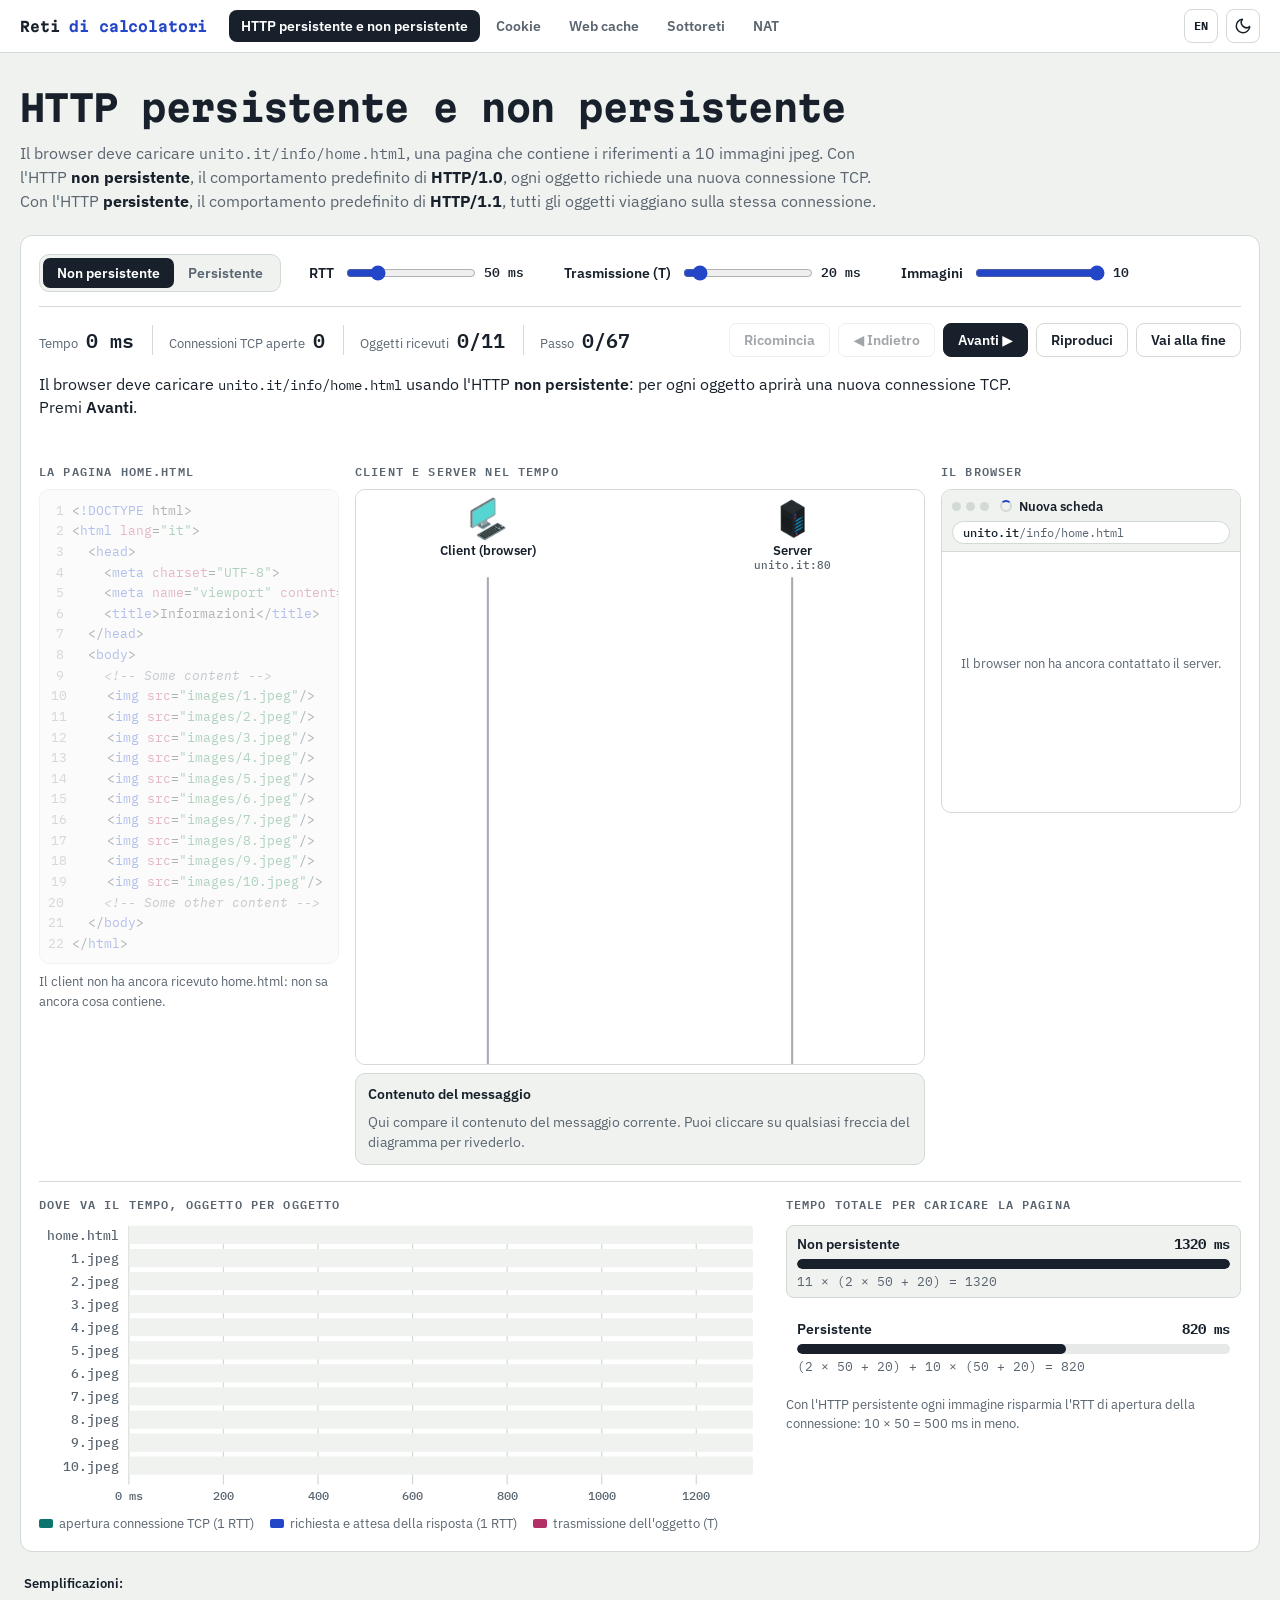
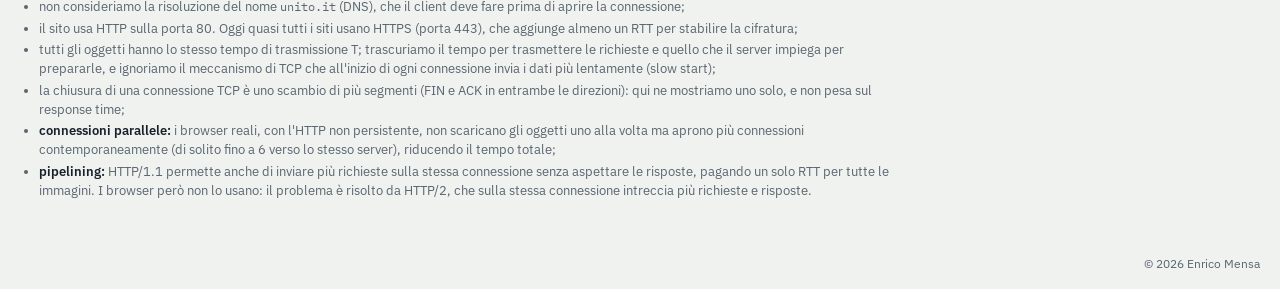
<file: intro-informatica/reti.html>
<!doctype html>
<html lang="it">
<head>
<meta charset="utf-8">
<meta name="viewport" content="width=device-width, initial-scale=1">
<title>Reti</title>
<link rel="preconnect" href="https://fonts.googleapis.com">
<link rel="preconnect" href="https://fonts.gstatic.com" crossorigin>
<link rel="stylesheet" href="https://fonts.googleapis.com/css2?family=Martian+Mono:wght@500;700&family=IBM+Plex+Sans:wght@400;500;600&family=IBM+Plex+Mono:wght@400;500;600&display=swap">
<style>
/* Icone scure (il server): in tema scuro un alone chiaro le fa staccare dallo sfondo. */
@media (prefers-color-scheme: dark) { :root:not([data-theme="light"]) .dk { filter: drop-shadow(0 0 1.5px rgba(229, 234, 238, .75)); } }
:root[data-theme="dark"] .dk { filter: drop-shadow(0 0 1.5px rgba(229, 234, 238, .75)); }
/* Interruttore tema chiaro / scuro */
.theme-tg { flex: none; margin-left: auto; width: 34px; height: 34px; display: inline-grid; place-items: center; padding: 0; border: 1px solid var(--line); border-radius: 8px; background: var(--card); color: var(--ink); cursor: pointer; }
.theme-tg:hover { border-color: var(--accent); color: var(--accent); }
.theme-tg:focus-visible { outline: 2px solid var(--accent); outline-offset: 2px; }
.theme-tg svg { width: 18px; height: 18px; display: block; }
.theme-tg.float { position: fixed; top: 14px; right: 16px; z-index: 50; }
/* Pulsante della lingua, accanto a quello del tema */
.lang-tg { font: 700 12px/1 var(--f-mono, ui-monospace, monospace); letter-spacing: .04em; }
.topnav-in > .theme-tg.lang-tg { position: absolute; right: 62px; top: 50%; transform: translateY(-50%); }
.lang-tg.float { position: fixed; top: 14px; right: 58px; z-index: 50; }
/* Copyright in fondo a destra */
.copy { margin: 0; padding: 0 20px 16px; text-align: right; font-size: 12px; color: var(--muted); }
/* Nella barra in alto: sempre a destra, anche quando le schede vanno a capo o scorrono */
.topnav .topnav-in { position: relative; padding-right: 108px; }
.topnav-in > .theme-tg { position: absolute; right: 20px; top: 50%; transform: translateY(-50%); }
/* Schede che non ci stanno nella barra: frecce ai lati e sfumatura */
.tabs-wrap { position: relative; display: flex; flex: 1 1 auto; min-width: 0; }
.tabs-wrap > .tabs { flex: 1 1 auto; }
.tabs-arr { position: absolute; top: 0; bottom: 0; z-index: 2; width: 46px; padding: 0 2px; border: 0; display: none; align-items: center; cursor: pointer; color: var(--ink); }
.tabs-arr svg { width: 18px; height: 18px; display: block; }
.tabs-arr.l { left: 0; justify-content: flex-start; background: linear-gradient(to right, var(--card) 50%, transparent); }
.tabs-arr.r { right: 0; justify-content: flex-end; background: linear-gradient(to left, var(--card) 50%, transparent); }
.tabs-arr.on { display: flex; }
.tabs-arr:hover { color: var(--accent); }
.tabs-arr:focus-visible { outline: 2px solid var(--accent); outline-offset: -2px; }

/* Layout: barra in alto con le pagine sulle reti; per ora una sola, HTTP persistente e non persistente. */
:root {
  --paper: #EFF2EF; --card: #FFFFFF; --ink: #18212B; --muted: #5A6570; --line: #D3D9D5;
  --accent: #2346C8; --accent-soft: #E3E8FA;
  --ctrl: #0D756E; --ctrl-soft: #DDF0EE;
  --high: #B42F66; --high-soft: #F8E1EA;
  --g: #1C7D45; --g-soft: #DCF1E4;
  --k-soft: #E6E9E7;
  /* Parti dei messaggi HTTP, con i colori delle slide */
  --arrow: #B3262D;
  --h-meth: #B0279F; --h-url: #A26A0E; --h-ver: #1F5BD8; --h-hdr: #23812F; --h-body: #4B3FC4;
  /* Parti di un indirizzo IP, con i colori delle slide */
  --n-pre: #B3203A; --n-sub: #1F5BD8; --n-host: #1C7D3A; --n-sub-soft: #E3EAFB; --nat-priv-soft: #FBF0F1; --nat-pub-soft: #EDF6EF; --nat-key: #CCD8FB;
  --f-display: "Martian Mono", "IBM Plex Mono", ui-monospace, monospace;
  --f-body: "IBM Plex Sans", system-ui, -apple-system, "Segoe UI", sans-serif;
  --f-mono: "IBM Plex Mono", ui-monospace, "SFMono-Regular", Menlo, Consolas, monospace;
}
@media (prefers-color-scheme: dark) {
  :root:not([data-theme="light"]) {
    --paper: #11161B; --card: #192028; --ink: #E5EAEE; --muted: #98A3AE; --line: #2B343E;
    --accent: #8098FF; --accent-soft: #1F2848; --ctrl: #4DC1B6; --ctrl-soft: #133330;
    --high: #F06E9F; --high-soft: #3A1A28; --g: #5FCB8C; --g-soft: #15301F; --k-soft: #262E37;
    --arrow: #F07A73; --h-meth: #F07FE4; --h-url: #E8B656; --h-ver: #86A8FF; --h-hdr: #6CCF7E; --h-body: #ABA4FF;
    --n-pre: #F28390; --n-sub: #86A8FF; --n-host: #6CCF7E; --n-sub-soft: #1F2848; --nat-priv-soft: #24161A; --nat-pub-soft: #14241A; --nat-key: #2F3F80;
    color-scheme: dark;
  }
}
:root[data-theme="dark"] {
  --paper: #11161B; --card: #192028; --ink: #E5EAEE; --muted: #98A3AE; --line: #2B343E;
  --accent: #8098FF; --accent-soft: #1F2848; --ctrl: #4DC1B6; --ctrl-soft: #133330;
  --high: #F06E9F; --high-soft: #3A1A28; --g: #5FCB8C; --g-soft: #15301F; --k-soft: #262E37;
    --arrow: #F07A73; --h-meth: #F07FE4; --h-url: #E8B656; --h-ver: #86A8FF; --h-hdr: #6CCF7E; --h-body: #ABA4FF;
    --n-pre: #F28390; --n-sub: #86A8FF; --n-host: #6CCF7E; --n-sub-soft: #1F2848; --nat-priv-soft: #24161A; --nat-pub-soft: #14241A; --nat-key: #2F3F80;
  color-scheme: dark;
}

* { box-sizing: border-box; }
[hidden] { display: none !important; }
body { background: var(--paper); color: var(--ink); font-family: var(--f-body); font-size: 15px; line-height: 1.5; margin: 0; }
code { font-family: var(--f-mono); font-size: .92em; }

/* Barra di navigazione */
.topnav { position: sticky; top: 0; z-index: 40; background: var(--card); border-bottom: 1px solid var(--line); }
.topnav-in { max-width: 1480px; margin: 0 auto; padding: 10px 20px; display: flex; flex-wrap: wrap; gap: 8px 22px; align-items: center; }
a.brand { color: inherit; text-decoration: none; font-family: var(--f-display); font-weight: 700; font-size: 14px; letter-spacing: -0.01em; white-space: nowrap; }
a.brand:hover { color: var(--accent); }
.brand i { font-style: normal; color: var(--accent); }
.tabs { display: flex; gap: 4px; overflow-x: auto; min-width: 0; flex: 1 1 auto; scrollbar-width: none; }
.tabs::-webkit-scrollbar { display: none; }
.tab { font-family: var(--f-body); font-size: 14px; font-weight: 600; white-space: nowrap; padding: 7px 12px; border-radius: 8px; border: 0; cursor: pointer; background: transparent; color: var(--muted); }
.tab:hover { background: var(--paper); color: var(--ink); }
.tab[aria-selected="true"] { background: var(--ink); color: var(--card); }
.tab:focus-visible { outline: 2px solid var(--accent); outline-offset: 2px; }
@media (max-width: 640px) { a.brand { display: none; } }

.wrap { max-width: 1480px; margin: 0 auto; padding: 28px 20px 56px; display: grid; gap: 22px; }
header { display: grid; gap: 6px; }
h1 { font-family: var(--f-display); font-weight: 700; font-size: clamp(26px, 4vw, 36px); letter-spacing: -0.02em; margin: 0; text-wrap: balance; }
.lede { margin: 0; color: var(--muted); max-width: 86ch; font-size: 16px; }
.lede b { color: var(--ink); }
.cap { font-family: var(--f-mono); font-size: 11.5px; font-weight: 600; text-transform: uppercase; letter-spacing: .1em; color: var(--muted); margin: 0; }

.viz { background: var(--card); border: 1px solid var(--line); border-radius: 12px; padding: 18px; display: grid; gap: 16px; min-width: 0; }

/* Barra dei comandi */
.stepbar { display: flex; flex-wrap: wrap; gap: 12px 18px; align-items: center; justify-content: space-between; }
.stats { display: flex; flex-wrap: wrap; gap: 6px 18px; align-items: baseline; }
.stat { display: flex; align-items: baseline; gap: 8px; font-size: 13px; color: var(--muted); }
.stat b { font-family: var(--f-mono); font-size: 20px; font-weight: 600; color: var(--ink); font-variant-numeric: tabular-nums; }
.stat + .stat { padding-left: 16px; border-left: 1px solid var(--line); }
.nav { display: flex; gap: 8px; flex-wrap: wrap; align-items: center; }
.btn { font-family: var(--f-body); font-weight: 600; font-size: 14px; padding: 7px 14px; border-radius: 8px; background: var(--ink); color: var(--card); border: 1px solid var(--ink); cursor: pointer; white-space: nowrap; }
.btn:hover { background: var(--accent); border-color: var(--accent); }
.btn.ghost { background: var(--card); color: var(--ink); border-color: var(--line); }
.btn.ghost:hover { border-color: var(--accent); color: var(--accent); }
.btn:disabled, .btn:disabled:hover { opacity: .4; cursor: default; background: var(--ink); border-color: var(--ink); color: var(--card); }
.btn.ghost:disabled, .btn.ghost:disabled:hover { background: var(--card); color: var(--ink); border-color: var(--line); }
.btn:focus-visible, .seg button:focus-visible, input[type=range]:focus-visible { outline: 2px solid var(--accent); outline-offset: 2px; }

.setup { display: flex; flex-wrap: wrap; gap: 14px 28px; align-items: center; padding-bottom: 14px; border-bottom: 1px solid var(--line); }
.seg { display: inline-flex; padding: 3px; border-radius: 10px; background: var(--paper); border: 1px solid var(--line); }
.seg button { font-family: var(--f-body); font-size: 14px; font-weight: 600; padding: 6px 14px; border-radius: 7px; border: 0; background: transparent; color: var(--muted); cursor: pointer; }
.seg button[aria-checked="true"] { background: var(--ink); color: var(--card); }
.param { display: grid; grid-template-columns: auto 130px 6.5ch; gap: 10px; align-items: center; font-size: 14px; font-weight: 600; }
.param output { font-family: var(--f-mono); font-size: 13px; font-weight: 600; color: var(--ink); font-variant-numeric: tabular-nums; }
.param input { width: 100%; accent-color: var(--accent); }

.desc { margin: 0; font-size: 15.5px; max-width: 100ch; min-height: 4.8em; }
.desc b { font-weight: 600; }
.desc .ph { display: inline-block; font-family: var(--f-mono); font-size: 12.5px; font-weight: 600; padding: 1px 7px; margin-right: 6px; border-radius: 6px; background: var(--ink); color: var(--card); }
.desc .v { font-family: var(--f-mono); font-weight: 600; color: var(--high); }

/* Le tre colonne: codice, diagramma, browser */
.stage { display: grid; grid-template-columns: minmax(250px, 300px) minmax(0, 1fr) minmax(240px, 300px); gap: 16px; align-items: start; }
@media (max-width: 1180px) {
  .stage { grid-template-columns: minmax(0, 1fr) minmax(0, 1fr); }
  .stage .seqcol { grid-column: 1 / -1; order: -1; }
}
@media (max-width: 700px) { .stage { grid-template-columns: minmax(0, 1fr); } }
.panel { display: grid; gap: 8px; min-width: 0; }
.panel .hint { margin: 0; font-size: 13px; color: var(--muted); }

/* Codice della pagina */
.code { margin: 0; padding: 10px 0; list-style: none; counter-reset: ln; background: var(--paper); border: 1px solid var(--line); border-radius: 10px; font: 12.5px/1.65 var(--f-mono); overflow-x: auto; transition: opacity .2s; }
.code.unknown { opacity: .35; }
.code li { counter-increment: ln; display: flex; align-items: center; gap: 8px; padding: 0 10px 0 0; white-space: pre; }
.code li::before { content: counter(ln); width: 3ch; text-align: right; color: var(--muted); opacity: .7; flex: none; }
.code li .src { flex: 1 1 auto; }
.code .tg { color: var(--accent); }
.code .at { color: var(--high); }
.code .st { color: var(--g); }
.code .cm { color: var(--muted); font-style: italic; }
.code li.obj { border-left: 3px solid transparent; }
.code li.obj.req { background: var(--accent-soft); border-left-color: var(--accent); }
.code li.obj.done { border-left-color: var(--g); }
.badge { font: 600 10.5px var(--f-mono); padding: 0 6px; border-radius: 999px; flex: none; }
.badge.req { background: var(--accent); color: var(--card); }
.badge.done { background: var(--g-soft); color: var(--g); }

/* Diagramma temporale */
.seqbox { max-height: min(600px, 64vh); overflow-y: auto; border: 1px solid var(--line); border-radius: 10px; background: var(--card); scroll-behavior: smooth; }
@media (prefers-reduced-motion: reduce) { .seqbox { scroll-behavior: auto; } }
.seqbox svg { display: block; width: 100%; height: auto; }
svg text { font-family: var(--f-body); }
.s-axis { stroke: var(--muted); stroke-width: 2; opacity: .55; }
.s-who { font-size: 13px; font-weight: 600; fill: var(--ink); }
.s-sub { font: 500 11px var(--f-mono); fill: var(--muted); }
.s-objline { stroke: var(--line); stroke-dasharray: 3 4; }
.s-objname { font: 600 11px var(--f-mono); fill: var(--muted); }
.s-time { font: 500 10.5px var(--f-mono); fill: var(--muted); }
.s-now { stroke: var(--high); stroke-width: 1; stroke-dasharray: 2 3; opacity: .8; }
.msg { cursor: pointer; }
.msg .ln { stroke-width: 1.6; fill: none; }
.msg .hd { stroke: none; }
.msg .lb { font: 600 11px var(--f-mono); paint-order: stroke; stroke: var(--card); stroke-width: 4px; stroke-linejoin: round; }
.msg.tcp .ln { stroke: var(--ctrl); } .msg.tcp .hd { fill: var(--ctrl); } .msg.tcp .lb { fill: var(--ctrl); }
.msg.get .ln { stroke: var(--accent); } .msg.get .hd { fill: var(--accent); } .msg.get .lb { fill: var(--accent); }
.msg.fin .ln { stroke: var(--muted); stroke-dasharray: 5 4; } .msg.fin .hd { fill: var(--muted); } .msg.fin .lb { fill: var(--muted); }
.msg.resp .band { fill: var(--high-soft); stroke: var(--high); stroke-width: 1.2; }
.msg.resp .lb { fill: var(--high); }
.msg.old { opacity: .45; }
.msg.cur .ln { stroke-width: 2.6; }
.msg.cur .band { stroke-width: 2.2; }
.msg.sel .lb { text-decoration: underline; }
.br { fill: none; stroke-width: 1.4; }
.br.hs { stroke: var(--ctrl); } .br.req { stroke: var(--accent); } .br.tx { stroke: var(--high); }
.brl { font: 600 10.5px var(--f-mono); text-anchor: end; }
.brl.hs { fill: var(--ctrl); } .brl.req { fill: var(--accent); } .brl.tx { fill: var(--high); }
.s-end { font: 500 11.5px var(--f-body); fill: var(--muted); }

/* Contenuto del messaggio */
.insp { border: 1px solid var(--line); border-radius: 10px; padding: 10px 12px; background: var(--paper); display: grid; gap: 6px; min-height: 92px; }
.insp h3 { margin: 0; font-size: 13.5px; font-weight: 600; }
.insp p { margin: 0; font-size: 13.5px; color: var(--muted); }
.insp pre { margin: 0; font: 12.5px/1.55 var(--f-mono); white-space: pre-wrap; overflow-wrap: anywhere; }
.hm { color: var(--h-meth); font-weight: 600; }
.hu { color: var(--h-url); }
.hv { color: var(--h-ver); font-weight: 600; }
.hs { color: var(--h-url); font-weight: 600; }
.hh { color: var(--h-hdr); font-weight: 600; }
.hb { color: var(--h-body); font-style: italic; }

/* Browser */
.browser { border: 1px solid var(--line); border-radius: 10px; overflow: hidden; background: var(--card); }
.b-top { background: var(--paper); border-bottom: 1px solid var(--line); padding: 7px 10px; display: grid; gap: 6px; }
.b-tab { display: flex; align-items: center; gap: 7px; font-size: 12.5px; font-weight: 600; }
.b-dots { display: flex; gap: 5px; margin-right: 4px; }
.b-dots i { width: 9px; height: 9px; border-radius: 50%; background: var(--line); }
.spin { width: 12px; height: 12px; border-radius: 50%; border: 2px solid var(--line); border-top-color: var(--accent); flex: none; }
.loading .spin { animation: sp .8s linear infinite; }
@keyframes sp { to { transform: rotate(360deg); } }
@media (prefers-reduced-motion: reduce) { .loading .spin { animation: none; } }
.b-ok { width: 12px; height: 12px; border-radius: 50%; background: var(--g); flex: none; }
.b-url { font: 12px var(--f-mono); background: var(--card); border: 1px solid var(--line); border-radius: 999px; padding: 3px 10px; color: var(--muted); overflow: hidden; text-overflow: ellipsis; white-space: nowrap; }
.b-url b { color: var(--ink); font-weight: 500; }
.b-body { padding: 12px; min-height: 260px; display: grid; gap: 10px; align-content: start; }
.b-wait { color: var(--muted); font-size: 13px; text-align: center; padding-top: 90px; }
.b-body h4 { margin: 0; font-size: 16px; }
.b-txt { height: 7px; border-radius: 4px; background: var(--k-soft); }
.b-grid { display: grid; grid-template-columns: repeat(auto-fill, minmax(64px, 1fr)); gap: 6px; }
.slot { aspect-ratio: 4 / 3; border-radius: 5px; border: 1.5px dashed var(--line); display: grid; place-items: center; font: 600 10px var(--f-mono); color: var(--muted); overflow: hidden; }
.slot.req { border-color: var(--accent); color: var(--accent); }
.slot.done { border: 0; }
.slot svg { width: 100%; height: 100%; display: block; }

/* Timeline compatta e confronto */
.bottom { display: grid; grid-template-columns: minmax(0, 1.6fr) minmax(280px, 1fr); gap: 18px; padding-top: 14px; border-top: 1px solid var(--line); }
@media (max-width: 900px) { .bottom { grid-template-columns: minmax(0, 1fr); } }
.gantt svg { display: block; width: 100%; height: auto; }
.g-lab { font: 500 10.5px var(--f-mono); fill: var(--muted); }
.g-tick { stroke: var(--line); }
.g-tl { font: 500 10px var(--f-mono); fill: var(--muted); text-anchor: middle; }
.g-bg { fill: var(--paper); }
.g-hs { fill: var(--ctrl); } .g-req { fill: var(--accent); } .g-tx { fill: var(--high); }
.legend { display: flex; flex-wrap: wrap; gap: 6px 16px; font-size: 12.5px; color: var(--muted); }
.legend span { display: inline-flex; align-items: center; gap: 6px; }
.legend i { width: 14px; height: 9px; border-radius: 2px; display: inline-block; }
.cmp { display: grid; gap: 12px; align-content: start; }
.cmp-row { display: grid; gap: 4px; padding: 8px 10px; border-radius: 8px; border: 1px solid transparent; }
.cmp-row.on { border-color: var(--line); background: var(--paper); }
.cmp-head { display: flex; justify-content: space-between; gap: 10px; font-size: 14px; font-weight: 600; }
.cmp-head b { font-family: var(--f-mono); font-variant-numeric: tabular-nums; }
.cmp-bar { height: 10px; border-radius: 5px; background: var(--k-soft); overflow: hidden; }
.cmp-bar i { display: block; height: 100%; background: var(--ink); border-radius: 5px; }
.cmp-f { font: 12.5px var(--f-mono); color: var(--muted); }

.footnote { font-size: 12.5px; color: var(--muted); padding-inline: 4px; display: grid; gap: 4px; max-width: 110ch; }
.footnote p { margin: 0; }
.footnote b { color: var(--ink); font-weight: 600; }
.footnote ul { margin: 0; padding-left: 1.2em; display: grid; gap: 3px; }

/* ---- Web cache ---- */
.ca-days { display: flex; flex-wrap: wrap; gap: 8px; }
.ca-day { display: grid; gap: 1px; text-align: left; padding: 7px 14px; border-radius: 10px; border: 1px solid var(--line); background: var(--card); color: var(--ink); font-family: var(--f-body); cursor: pointer; }
.ca-day b { font-size: 14px; font-weight: 600; }
.ca-day span { font-size: 12px; color: var(--muted); }
.ca-day:hover { border-color: var(--accent); }
.ca-day[aria-current="true"] { background: var(--ink); border-color: var(--ink); color: var(--card); }
.ca-day[aria-current="true"] span { color: var(--card); opacity: .75; }
.ca-day:focus-visible { outline: 2px solid var(--accent); outline-offset: 2px; }
.ca-stage { display: grid; grid-template-columns: minmax(0, 1fr) minmax(300px, 380px); gap: 18px; align-items: start; }
@media (max-width: 1250px) { .ca-stage { grid-template-columns: minmax(0, 1fr); } }
.ca-net { border: 1px solid var(--line); border-radius: 10px; background: var(--card); padding: 6px; }
.ca-net svg { display: block; width: 100%; height: auto; }
.ca-insp { min-height: 240px; align-content: start; }
.ca-thumb { display: inline-block; vertical-align: middle; margin-right: 6px; }
.ca-thumb svg { display: block; }
.ca-ln { stroke: var(--line); stroke-width: 2.2; }
.ca-hd { fill: var(--line); }
.ca-lb { font: 500 11.5px var(--f-mono); fill: var(--muted); }
.ca-a.on .ca-ln { stroke: var(--arrow); stroke-width: 3; }
.ca-a.on .ca-hd { fill: var(--arrow); }
.ca-a.on .ca-lb { fill: var(--arrow); font-weight: 600; }
.ca-who { font: 600 13.5px var(--f-body); fill: var(--ink); }
.ca-sub { font: 500 11.5px var(--f-mono); fill: var(--muted); }
.ca-box { fill: var(--paper); stroke: var(--line); stroke-width: 1.2; }
.ca-box.flash { stroke: var(--accent); stroke-width: 2.4; }
.ca-bt { font: 600 12.5px var(--f-body); fill: var(--ink); }
.ca-tx { font: 500 11.5px var(--f-mono); fill: var(--muted); }
.ca-tx.k { fill: var(--ink); font-weight: 600; }
.ca-empty { font: italic 500 12px var(--f-body); fill: var(--muted); }
.bd.bd-bad { fill: var(--high-soft); } .bdt.bd-bad { fill: var(--high); }
.bd.bd-ok { fill: var(--g-soft); } .bdt.bd-ok { fill: var(--g); }
.bd.bd-info { fill: var(--accent-soft); } .bdt.bd-info { fill: var(--accent); }
.bdt { font: 600 11px var(--f-body); }

/* ---- Cookie ---- */
.ck-stage { display: grid; grid-template-columns: minmax(0, 1fr) minmax(300px, 400px); gap: 18px; align-items: start; }
@media (max-width: 1100px) { .ck-stage { grid-template-columns: minmax(0, 1fr); } }
.ck-side { display: grid; gap: 14px; min-width: 0; }
.ck-seq { border: 1px solid var(--line); border-radius: 10px; background: var(--card); padding: 6px; }
.ck-seq svg { display: block; width: 100%; height: auto; }
.ck-who { font: 600 13px var(--f-body); fill: var(--ink); }
.ck-sub { font: 500 11px var(--f-mono); fill: var(--muted); }
.ck-axis { stroke: var(--muted); stroke-width: 2; opacity: .45; }
.ck-gapline { stroke: var(--line); stroke-dasharray: 4 4; }
.ck-gap { font: italic 500 12px var(--f-body); fill: var(--muted); paint-order: stroke; stroke: var(--card); stroke-width: 6px; }
.ck-m .ln { stroke-width: 1.8; fill: none; }
.ck-m .lb { font: 600 11px var(--f-mono); paint-order: stroke; stroke: var(--card); stroke-width: 4px; stroke-linejoin: round; }
.ck-m.http .ln { stroke: var(--h-ver); } .ck-m.http .hd { fill: var(--h-ver); } .ck-m.http .lb { fill: var(--h-ver); }
.ck-m.ck .ln { stroke: var(--arrow); } .ck-m.ck .hd { fill: var(--arrow); } .ck-m.ck .lb { fill: var(--arrow); }
.ck-m.db .ln { stroke: var(--muted); stroke-dasharray: 4 3; } .ck-m.db .hd { fill: var(--muted); } .ck-m.db .lb { fill: var(--muted); }
.ck-m.old { opacity: .5; }
.ck-m.cur .ln { stroke-width: 2.8; }
.ck-jar, .ck-db { border: 1px solid var(--line); border-radius: 10px; background: var(--paper); padding: 10px 12px; display: grid; gap: 8px; }
.ck-url { display: grid; gap: 2px; }
.ck-url span, .ck-jt { font-size: 12px; color: var(--muted); }
.ck-url b { font: 500 12.5px var(--f-mono); background: var(--card); border: 1px solid var(--line); border-radius: 999px; padding: 3px 10px; overflow: hidden; text-overflow: ellipsis; white-space: nowrap; }
.ck-jt { padding-top: 6px; border-top: 1px solid var(--line); }
.ck-empty { font-size: 13px; font-style: italic; color: var(--muted); }
.ck-c { display: grid; gap: 2px; padding: 7px 9px; border-radius: 8px; background: var(--card); border: 1px solid var(--line); }
.ck-c.on { border-color: var(--arrow); box-shadow: 0 0 0 1px var(--arrow); }
.ck-ch { display: flex; justify-content: space-between; gap: 8px; align-items: center; font-size: 13.5px; }
.ck-c code { font-size: 12.5px; color: var(--ink); }
.ck-meta { font-size: 12px; color: var(--muted); }
.tag { font: 600 11px var(--f-body); padding: 1px 8px; border-radius: 999px; white-space: nowrap; }
.tag.new { background: var(--accent-soft); color: var(--accent); }
.tag.sent { background: var(--high-soft); color: var(--high); }
.ck-row { display: grid; grid-template-columns: 5ch minmax(0, 1fr); gap: 8px; font-size: 13px; padding: 4px 6px; border-radius: 6px; }
.ck-row b { font-family: var(--f-mono); }
.ck-row ul { margin: 0; padding-left: 1.1em; display: grid; gap: 2px; color: var(--muted); }
.ck-row li.new { color: var(--ink); font-weight: 600; }
.ck-row.on { background: var(--card); }
.ck-hl { outline: 1.5px solid var(--arrow); outline-offset: 1px; border-radius: 2px; }

/* Pagina d'esempio nel browser */
.ck-page { border: 1px solid var(--line); border-radius: 8px; background: #FFFFFF; color: #18212B; overflow: hidden; min-height: 150px; font-size: 12.5px; }
.pg-wait { color: #5A6570; font-style: italic; text-align: center; padding: 58px 10px; }
.pg-amz-bar { display: flex; align-items: center; gap: 8px; background: #232F3E; color: #FFFFFF; padding: 6px 9px; font-size: 12px; }
.pg-amz-bar b { font-weight: 700; }
.pg-search { flex: 1; background: #FFFFFF; color: #8A9199; border-radius: 4px; padding: 1px 6px; }
.pg-body { padding: 9px; display: grid; gap: 8px; }
.pg-h { font-weight: 600; font-size: 13.5px; }
.pg-grid { display: grid; grid-template-columns: repeat(4, 1fr); gap: 5px; }
.pg-grid i { aspect-ratio: 1; border-radius: 4px; background: #E6E9E7; }
.pg-split { grid-template-columns: minmax(0, 1fr) 96px; align-items: start; }
.pg-split .pg-grid { grid-template-columns: repeat(2, 1fr); }
.pg-ad { border: 1.5px dashed #C3CAD0; border-radius: 6px; padding: 6px; display: grid; gap: 4px; justify-items: center; text-align: center; min-height: 118px; align-content: start; }
.pg-ad span { font-weight: 700; font-size: 11.5px; }
.pg-ad em { color: #8A9199; font-size: 11px; }
.pg-ad.on { border-style: solid; border-color: #B3262D; }
.pg-ad svg { width: 52px; height: 60px; }
.pg-ad b { font-size: 11px; }
.pg-item { display: flex; gap: 10px; align-items: center; }
.pg-item svg { width: 30px; height: 38px; flex: none; }
.pg-tw { background: #0F1419; color: #E7E9EA; padding: 10px; display: grid; gap: 7px; }
.pg-tw-h { display: flex; gap: 8px; align-items: center; line-height: 1.25; }
.pg-tw-h small { color: #8B98A5; }
.pg-av { width: 28px; height: 28px; border-radius: 50%; background: #2E4D33; display: grid; place-items: center; font-size: 15px; }
.pg-tw p { margin: 0; font-size: 12px; line-height: 1.4; }
.pg-tag { color: #4AA3F0; }
.pg-img { border-radius: 10px; overflow: hidden; background: #E9EEF0; }
.pg-img svg { display: block; width: 100%; height: 110px; }
.pg-act { display: flex; justify-content: space-between; color: #8B98A5; padding: 0 4px; }
.pg-like.on { color: #F91880; font-weight: 700; }
/* ---- Sottoreti ---- */
.np { color: var(--n-pre); }
.ns { color: var(--n-sub); text-decoration: underline; text-underline-offset: 3px; }
.nh { color: var(--n-host); }
.sn-field { display: flex; align-items: center; gap: 10px; font-size: 14px; font-weight: 600; }
.sn-in { font: 500 14px var(--f-mono); padding: 5px 10px; border: 1px solid var(--line); border-radius: 8px; background: var(--card); color: var(--ink); width: 19ch; }
.sn-in.num { width: 9ch; }
.sn-in:focus-visible { outline: 2px solid var(--accent); outline-offset: 1px; }
.sn-in.bad { border-color: var(--high); box-shadow: 0 0 0 1px var(--high); }
.sn-warn { margin: 0; padding: 8px 12px; border-radius: 8px; background: var(--high-soft); border-left: 3px solid var(--high); font-size: 14px; max-width: 100ch; }
.sn-bits { display: grid; grid-template-columns: max-content max-content max-content; gap: 6px 22px; align-items: baseline; overflow-x: auto; padding: 12px 14px; border: 1px solid var(--line); border-radius: 10px; background: var(--paper); }
.sn-bits .lab { font-size: 13px; color: var(--muted); }
.sn-bits .dec { font: 600 14.5px var(--f-mono); white-space: nowrap; }
.sn-bits .bin { font: 500 14.5px var(--f-mono); white-space: nowrap; }
.sn-legend { grid-column: 1 / -1; display: flex; flex-wrap: wrap; gap: 6px 18px; font-size: 12.5px; color: var(--muted); padding-top: 6px; border-top: 1px solid var(--line); }
.sn-legend span { display: inline-flex; gap: 6px; align-items: center; }
.sn-legend i { width: 12px; height: 12px; border-radius: 3px; display: inline-block; }
.sn-bar svg { display: block; width: 100%; height: auto; }
.sb-seg { cursor: pointer; }
.sb-seg rect { stroke-width: 1.2; }
.sb-seg.used rect { fill: var(--n-sub-soft); stroke: var(--n-sub); }
.sb-seg.free rect { fill: url(#sn-hatch); stroke: var(--line); }
.sb-seg.sel rect { fill: var(--n-sub); stroke: var(--n-sub); }
.sb-seg text { font: 600 11.5px var(--f-body); fill: var(--ink); pointer-events: none; }
.sb-seg.free text { fill: var(--muted); font-style: italic; font-weight: 500; }
.sb-seg.sel text { fill: var(--card); font-style: normal; }
.sb-seg text.bits { font: 600 10.5px var(--f-mono); }
.sb-hatch { stroke: var(--line); stroke-width: 1.5; }
.sb-hbg { fill: var(--card); }
.sb-addr { font: 500 11px var(--f-mono); fill: var(--muted); }
.sb-mk { fill: var(--arrow); }
.sb-mkl { font: 600 11.5px var(--f-mono); fill: var(--arrow); }
.sn-stage { display: grid; grid-template-columns: minmax(0, 1fr) minmax(290px, 380px); gap: 18px; align-items: start; }
@media (max-width: 1150px) { .sn-stage { grid-template-columns: minmax(0, 1fr); } }
.sn-tablewrap { overflow: auto; max-height: 560px; border: 1px solid var(--line); border-radius: 10px; }
.sn-table { border-collapse: collapse; width: 100%; font-size: 13.5px; }
.sn-table th { position: sticky; top: 0; z-index: 1; background: var(--paper); text-align: left; font-weight: 600; font-size: 12.5px; padding: 7px 10px; border-bottom: 1px solid var(--line); white-space: nowrap; }
.sn-table td { padding: 4px 10px; border-bottom: 1px solid var(--line); white-space: nowrap; font: 500 13px var(--f-mono); }
.sn-table tbody tr { cursor: pointer; }
.sn-table tr.top td { background: var(--paper); font-weight: 600; border-bottom: 2px solid var(--ink); cursor: default; }
.sn-table tr.sel td { background: var(--n-sub-soft); }
.sn-chev { display: inline-block; width: 1.3em; color: var(--muted); }
.sn-table tr.addrs td { padding: 0; background: var(--paper); cursor: default; }
.sn-addrs { padding: 8px 12px 10px 30px; display: grid; gap: 6px; }
.sn-addrs .hint { font-family: var(--f-body); white-space: normal; }
.sn-alist { display: grid; grid-template-columns: max-content max-content max-content; gap: 1px 18px; max-height: 320px; overflow-y: auto; font: 500 13px var(--f-mono); }
.sn-alist .nt { font: italic 12px var(--f-body); color: var(--muted); }
.sn-alist .gap { grid-column: 1 / -1; font: italic 12.5px var(--f-body); color: var(--muted); padding: 4px 0; }
.sn-table tr.more td { text-align: left; color: var(--muted); font: italic 13px var(--f-body); cursor: default; }
.sn-look { min-height: 150px; align-content: start; }
.sn-look .bin { font: 500 13.5px var(--f-mono); white-space: nowrap; overflow-x: auto; }
.sn-cmp { display: grid; grid-template-columns: max-content max-content; gap: 2px 12px; align-items: baseline; overflow-x: auto; padding: 6px 0; }
.sn-cmp .lab { font: 500 12px var(--f-mono); color: var(--muted); text-align: right; }
.sn-cmp .bin { font: 500 14px var(--f-mono); white-space: pre; }
.sn-cmp .dim { opacity: .35; }
.sn-cmp .df { background: var(--high-soft); color: var(--high); font-weight: 700; border-radius: 2px; text-decoration: none; }
.sn-cmp .mk { font-size: 13px; }
.mk-eq { color: var(--g); } .mk-ne { color: var(--high); font-weight: 700; } .mk-x { color: var(--muted); opacity: .6; }
.sn-look .ok { color: var(--g); font-weight: 600; }
.sn-look .no { color: var(--high); font-weight: 600; }
.sn-steps { margin: 0; padding: 10px 14px 10px 34px; display: grid; gap: 6px; font-size: 15px; max-width: 110ch; background: var(--paper); border: 1px solid var(--line); border-radius: 10px; }
.sn-steps .warn { color: var(--high); font-weight: 600; }
/* ---- NAT ---- */
.nat-zone.priv { fill: var(--nat-priv-soft); }
.nat-zone.pub { fill: var(--nat-pub-soft); }
.nat-zl { font: 600 12px var(--f-body); letter-spacing: .02em; }
.nat-zl.priv, .nat-ip.priv { fill: var(--n-pre); }
.nat-zl.pub, .nat-ip.pub { fill: var(--n-host); }
.nat-ip { font: 600 12px var(--f-mono); }
.nat-who { font: 600 13px var(--f-body); fill: var(--ink); }
.nat-ln { stroke: var(--line); stroke-width: 2.4; }
.nat-ar line { stroke: var(--arrow); stroke-width: 3; }
.nat-ar polygon { fill: var(--arrow); }
.nat-pk rect.bg { fill: var(--card); stroke: var(--ink); stroke-width: 1.2; }
.nat-pk.dim { opacity: .4; }
.nat-pk .kind.req { fill: var(--h-ver); }
.nat-pk .kind.resp { fill: var(--h-meth); }
.nat-pk text.kindt { font: 600 11.5px var(--f-mono); fill: var(--card); }
.nat-pk text { font: 500 13px var(--f-mono); fill: var(--ink); }
.nat-pk .priv { fill: var(--n-pre); }
.nat-pk .pub { fill: var(--n-host); }
.nat-pk .pt { font-weight: 700; }
.nat-pk text.pt.on { fill: var(--accent); }
.nat-pk text.lab { fill: var(--muted); }
.nat-pk rect.chg { fill: var(--accent-soft); }
.nat-pk rect.key { fill: var(--nat-key); }
.nat-plink { fill: none; stroke: var(--accent); stroke-width: 1.8; }
.nat-ahp { fill: var(--accent); }
.nat-rtl { font: 600 12px var(--f-body); fill: var(--accent); }
.nat-dropl { font: 600 12px var(--f-body); fill: var(--high); }
.nat-halo { fill: var(--accent-soft); }
.nat-halo.bad { fill: var(--high-soft); }
.nt-bg { fill: var(--card); }
.nt-frame { fill: none; stroke: var(--ink); stroke-width: 1.2; }
.nt-cap { fill: var(--ink); }
.nt-capt { font: 600 12.5px var(--f-body); fill: var(--card); }
.nt-head { fill: var(--paper); }
.nt-ht { font: 600 12px var(--f-body); fill: var(--ink); }
.nt-sep { stroke: var(--line); }
.nt-link { stroke: var(--muted); stroke-width: 1.6; stroke-dasharray: 2 4; }
.nt-row { fill: var(--accent-soft); }
.nt-row.miss { fill: var(--high-soft); }
.nt-tx { font: 500 13px var(--f-mono); fill: var(--ink); }
.nt-tx.priv { fill: var(--n-pre); }
.nt-tx.pub { fill: var(--n-host); }
.nt-tx.pt { font-weight: 700; }
.nt-tx.pt.on { fill: var(--accent); }
.nt-key { fill: var(--nat-key); }
.nt-empty { font: italic 500 12.5px var(--f-body); fill: var(--muted); }
.nt-miss { font: italic 600 12.5px var(--f-body); fill: var(--high); }
.nat-insp { min-height: 0; align-content: start; }
.nat-cards { display: grid; grid-template-columns: minmax(0, 1fr); gap: 4px; }
.nat-cards .to { font-size: 18px; line-height: 1; color: var(--accent); text-align: center; }
.nat-card { border: 1px solid var(--line); border-radius: 8px; background: var(--card); padding: 6px 8px; display: grid; gap: 2px; font: 500 12.5px var(--f-mono); white-space: nowrap; overflow-x: auto; }
.nat-card small { font: 600 11px var(--f-body); color: var(--muted); }
.nat-card .priv { color: var(--n-pre); }
.nat-card .pub { color: var(--n-host); }
.pt { font-weight: 700; padding: 0 2px; border-radius: 3px; }
.chg { background: var(--accent-soft); border-radius: 3px; }
.pt.key { color: var(--accent); background: var(--nat-key); }
.nat-card .lab { color: var(--muted); display: inline-block; width: 12.5ch; }
.nat-lg-pt { border: 2px solid var(--accent); background: transparent !important; }
</style>
<script>
// Tema scelto con l'interruttore in alto a destra (vale per tutte le pagine): applicato subito, prima di disegnare.
try { var tm = localStorage.getItem('theme'); if (tm === 'dark' || tm === 'light') document.documentElement.setAttribute('data-theme', tm); } catch (e) {}
</script>
<script>
// Lingua dei testi (italiano o inglese): si sceglie con il pulsante in alto a destra e vale per tutte le pagine.
// ?lang=en (o ?lang=it) nell'indirizzo la impone, per esempio in un link.
var LANG = (function () {
  var q = /[?&]lang=(it|en)(&|$)/.exec(location.search);
  if (q) return q[1];
  try { var v = localStorage.getItem('lang'); if (v === 'it' || v === 'en') return v; } catch (e) {}
  return 'it';
})();
document.documentElement.lang = LANG;
// TX('testo italiano', 'English text'): il testo nella lingua attiva (usato dagli script delle pagine).
function TX(it, en) { return LANG === 'en' && en != null ? en : it; }
// Testi fissi dell'HTML: ogni pagina mette in I18N le traduzioni, cercate per contenuto italiano dell'elemento
// (spazi normalizzati), e chiama i18nApply() subito dopo l'HTML, prima dei suoi script; quello che non ha
// traduzione resta in italiano.
var I18N = {};
function i18nApply() {
  if (LANG !== 'en') return;
  var ATTR = ['title', 'aria-label', 'placeholder', 'alt', 'value'], SKIP = { SCRIPT: 1, STYLE: 1, svg: 1, TEXTAREA: 1 };
  function norm(s) { return s.replace(/\s+/g, ' ').trim(); }
  (function walk(e) {
    for (var n = e.firstChild; n; n = n.nextSibling) {
      // Testo sciolto accanto ad altri elementi (per esempio l'etichetta di un campo): si traduce da solo.
      if (n.nodeType === 3) {
        var k = norm(n.nodeValue), tt = k && I18N[k];
        if (tt != null) n.nodeValue = n.nodeValue.replace(/^(\s*)[\s\S]*?(\s*)$/, function (m, a, b) { return a + tt + b; });
        continue;
      }
      if (n.nodeType !== 1) continue;
      var c = n;
      ATTR.forEach(function (a) { var v = c.getAttribute(a), t = v && I18N[norm(v)]; if (t != null) c.setAttribute(a, t); });
      if (SKIP[c.tagName]) continue;
      var h = c.innerHTML;
      if (h.length < 6000) { var t = I18N[norm(h)]; if (t != null) { c.innerHTML = t; continue; } }
      walk(c);
    }
  })(document.documentElement);
}
</script>
</head>
<body>

<nav class="topnav" aria-label="Pagine">
  <div class="topnav-in">
    <a class="brand" href="../" title="Torna all'indice">Reti <i>di calcolatori</i></a>
    <div class="tabs" role="tablist">
      <button class="tab" role="tab" type="button" data-page="http">HTTP persistente e non persistente</button>
      <button class="tab" role="tab" type="button" data-page="cookie">Cookie</button>
      <button class="tab" role="tab" type="button" data-page="cache">Web cache</button>
      <button class="tab" role="tab" type="button" data-page="sottoreti">Sottoreti</button>
      <button class="tab" role="tab" type="button" data-page="nat">NAT</button>
    </div>
  <button class="theme-tg lang-tg" type="button" id="lang-tg"></button><button class="theme-tg" type="button" id="theme-tg" aria-label="Tema scuro" aria-pressed="false"></button>
  </div>
</nav>

<main>
<section class="wrap" id="p-http">
  <header>
    <h1>HTTP persistente e non persistente</h1>
    <p class="lede">Il browser deve caricare <code>unito.it/info/home.html</code>, una pagina che contiene i riferimenti a 10 immagini jpeg. Con l'HTTP <b>non persistente</b>, il comportamento predefinito di <b>HTTP/1.0</b>, ogni oggetto richiede una nuova connessione TCP. Con l'HTTP <b>persistente</b>, il comportamento predefinito di <b>HTTP/1.1</b>, tutti gli oggetti viaggiano sulla stessa connessione.</p>
  </header>

  <section class="viz" aria-label="Simulazione">
    <div class="setup">
      <div class="seg" role="radiogroup" aria-label="Tipo di connessione">
        <button type="button" role="radio" data-mode="np" aria-checked="true">Non persistente</button>
        <button type="button" role="radio" data-mode="p" aria-checked="false">Persistente</button>
      </div>
      <label class="param">RTT <input type="range" id="in-r" min="10" max="200" step="10" value="50"><output id="out-r">50 ms</output></label>
      <label class="param">Trasmissione (T) <input type="range" id="in-t" min="5" max="200" step="5" value="20"><output id="out-t">20 ms</output></label>
      <label class="param">Immagini <input type="range" id="in-n" min="1" max="10" step="1" value="10"><output id="out-n">10</output></label>
    </div>

    <div class="stepbar">
      <div class="stats">
        <span class="stat">Tempo <b id="st-time">0 ms</b></span>
        <span class="stat">Connessioni TCP aperte <b id="st-conn">0</b></span>
        <span class="stat">Oggetti ricevuti <b id="st-obj">0/11</b></span>
        <span class="stat">Passo <b id="st-step">0/0</b></span>
      </div>
      <div class="nav">
        <button class="btn ghost" type="button" id="b-first">Ricomincia</button>
        <button class="btn ghost" type="button" id="b-prev">◀ Indietro</button>
        <button class="btn" type="button" id="b-next">Avanti ▶</button>
        <button class="btn ghost" type="button" id="b-play">Riproduci</button>
        <button class="btn ghost" type="button" id="b-last">Vai alla fine</button>
      </div>
    </div>

    <p class="desc" id="desc" aria-live="polite"></p>

    <div class="stage">
      <div class="panel">
        <p class="cap">La pagina home.html</p>
        <ol class="code" id="code"></ol>
        <p class="hint" id="code-hint"></p>
      </div>
      <div class="panel seqcol">
        <p class="cap">Client e server nel tempo</p>
        <div class="seqbox" id="seqbox"><svg id="seq" role="img" aria-label="Diagramma dei messaggi tra client e server nel tempo"></svg></div>
        <div class="insp" id="insp" aria-live="polite"></div>
      </div>
      <div class="panel">
        <p class="cap">Il browser</p>
        <div class="browser" id="browser"></div>
      </div>
    </div>

    <div class="bottom">
      <div class="panel gantt">
        <p class="cap">Dove va il tempo, oggetto per oggetto</p>
        <svg id="gantt" role="img" aria-label="Timeline del caricamento di ogni oggetto"></svg>
        <div class="legend">
          <span><i style="background:var(--ctrl)"></i>apertura connessione TCP (1 RTT)</span>
          <span><i style="background:var(--accent)"></i>richiesta e attesa della risposta (1 RTT)</span>
          <span><i style="background:var(--high)"></i>trasmissione dell'oggetto (T)</span>
        </div>
      </div>
      <div class="panel cmp" id="cmp"></div>
    </div>
  </section>

  <div class="footnote">
    <p><b>Semplificazioni:</b></p>
    <ul>
      <li>non consideriamo la risoluzione del nome <code>unito.it</code> (DNS), che il client deve fare prima di aprire la connessione;</li>
      <li>il sito usa HTTP sulla porta 80. Oggi quasi tutti i siti usano HTTPS (porta 443), che aggiunge almeno un RTT per stabilire la cifratura;</li>
      <li>tutti gli oggetti hanno lo stesso tempo di trasmissione T; trascuriamo il tempo per trasmettere le richieste e quello che il server impiega per prepararle, e ignoriamo il meccanismo di TCP che all'inizio di ogni connessione invia i dati più lentamente (slow start);</li>
      <li>la chiusura di una connessione TCP è uno scambio di più segmenti (FIN e ACK in entrambe le direzioni): qui ne mostriamo uno solo, e non pesa sul response time;</li>
      <li><b>connessioni parallele:</b> i browser reali, con l'HTTP non persistente, non scaricano gli oggetti uno alla volta ma aprono più connessioni contemporaneamente (di solito fino a 6 verso lo stesso server), riducendo il tempo totale;</li>
      <li><b>pipelining:</b> HTTP/1.1 permette anche di inviare più richieste sulla stessa connessione senza aspettare le risposte, pagando un solo RTT per tutte le immagini. I browser però non lo usano: il problema è risolto da HTTP/2, che sulla stessa connessione intreccia più richieste e risposte.</li>
    </ul>
  </div>
</section>

<section class="wrap" id="p-cookie" hidden>
  <header>
    <h1>Cookie</h1>
    <p class="lede">HTTP non ricorda nulla tra una richiesta e l'altra. Con un <b>cookie</b> il server dà al browser un identificativo (<code>Set-Cookie</code>), e il browser lo rimanda nelle richieste successive allo stesso dominio (<code>Cookie</code>): così il server riconosce l'utente. Lo stesso meccanismo, usato da un sito terzo incluso in tante pagine, permette di seguire l'utente da un sito all'altro.</p>
  </header>

  <section class="viz" aria-label="Simulazione dei cookie">
    <div class="setup">
      <div class="seg" role="radiogroup" aria-label="Tipo di cookie" id="ck-mode">
        <button type="button" role="radio" data-mode="fp" aria-checked="true">Cookie di prima parte</button>
        <button type="button" role="radio" data-mode="tp" aria-checked="false">Cookie di terze parti</button>
      </div>
    </div>

    <div class="stepbar">
      <div class="stats">
        <span class="stat">Data <b id="ck-date">—</b></span>
        <span class="stat">Passo <b id="ck-step">0/0</b></span>
      </div>
      <div class="nav">
        <button class="btn ghost" type="button" id="ck-first">Ricomincia</button>
        <button class="btn ghost" type="button" id="ck-prev">◀ Indietro</button>
        <button class="btn" type="button" id="ck-next">Avanti ▶</button>
      </div>
    </div>

    <p class="desc" id="ck-desc" aria-live="polite"></p>

    <div class="ck-stage">
      <div class="panel">
        <div class="ck-seq"><svg id="ck-svg" role="img" aria-label="Messaggi tra il browser, i server e il database nel tempo"></svg></div>
        <div class="legend">
          <span><i style="background:var(--h-ver)"></i>messaggio HTTP</span>
          <span><i style="background:var(--arrow)"></i>messaggio HTTP con un cookie</span>
          <span><i style="background:var(--muted)"></i>il server usa il suo database</span>
        </div>
      </div>
      <div class="ck-side">
        <div class="panel">
          <p class="cap">Il browser</p>
          <div class="ck-jar" id="ck-jar"></div>
        </div>
        <div class="insp" id="ck-insp" aria-live="polite"></div>
        <div class="panel">
          <p class="cap" id="ck-dbcap">Database</p>
          <div class="ck-db" id="ck-db"></div>
        </div>
      </div>
    </div>
  </section>

  <div class="footnote">
    <p><b>Semplificazioni:</b></p>
    <ul>
      <li>i siti reali impostano molti cookie, non uno solo: per la sessione, le preferenze, le statistiche, la pubblicità;</li>
      <li>oltre al nome e al valore, un cookie ha degli attributi: per quanto resta valido (<code>Max-Age</code> o <code>Expires</code>), a quali domini e percorsi va inviato (<code>Domain</code>, <code>Path</code>), se va inviato solo su HTTPS (<code>Secure</code>), se gli script della pagina possono leggerlo (<code>HttpOnly</code>) e se va inviato anche dentro pagine di altri siti (<code>SameSite</code>);</li>
      <li>per un cookie di terze parti servono <code>SameSite=None</code> e <code>Secure</code>, quindi una connessione HTTPS. Safari e Firefox bloccano i cookie di terze parti per impostazione predefinita; i tracker usano anche altre tecniche, come gli script che raccolgono dati sul browser;</li>
      <li>in Europa un sito deve chiedere il consenso prima di usare cookie che non servono al suo funzionamento, come quelli di profilazione: è il motivo dei banner sui cookie.</li>
    </ul>
    <p><b>Disclaimer:</b> amazon.com e x.com (Twitter) sono usati solo a titolo esemplificativo. I messaggi, i cookie e gli accordi pubblicitari mostrati sono ipotetici e non descrivono necessariamente il comportamento reale di questi siti; ads-tracker.com è un servizio inventato.</p>
  </div>
</section>

<section class="wrap" id="p-cache" hidden>
  <header>
    <h1>Web cache e GET condizionale</h1>
    <p class="lede">Un <b>proxy server</b> conserva una copia degli oggetti che i client richiedono. Prima di riusarla chiede all'<b>origin server</b> se nel frattempo è cambiata, con una <b>GET condizionale</b>. Seguiamo l'oggetto <code>/fruit/kiwi.gif</code> del sito <code>recipes.com</code> in tre momenti diversi.</p>
  </header>

  <section class="viz" aria-label="Simulazione della web cache">
    <div class="ca-days" id="ca-days" role="group" aria-label="Momenti della simulazione"></div>

    <div class="stepbar">
      <div class="stats">
        <span class="stat">Data <b id="ca-date">—</b></span>
        <span class="stat">Passo <b id="ca-step">0/0</b></span>
      </div>
      <div class="nav">
        <button class="btn ghost" type="button" id="ca-first">Ricomincia</button>
        <button class="btn ghost" type="button" id="ca-prev">◀ Indietro</button>
        <button class="btn" type="button" id="ca-next">Avanti ▶</button>
      </div>
    </div>

    <p class="desc" id="ca-desc" aria-live="polite"></p>

    <div class="ca-stage">
      <div class="ca-net"><svg id="ca-svg" role="img" aria-label="Due client, il proxy server con la sua cache e l'origin server recipes.com"></svg></div>
      <div class="panel">
        <div class="insp ca-insp" id="ca-insp" aria-live="polite"></div>
      </div>
    </div>
  </section>

  <div class="footnote">
    <p><b>Semplificazioni:</b></p>
    <ul>
      <li>qui il proxy controlla sempre con l'origin server prima di riusare una copia, come nelle slide. Nella realtà l'origin server può dire per quanto tempo una copia resta valida (header <code>Cache-Control: max-age</code> o <code>Expires</code>); finché è valida, la cache risponde subito senza contattarlo;</li>
      <li>oltre a <code>Last-Modified</code> e <code>If-Modified-Since</code> esiste un meccanismo più preciso: l'origin server assegna a ogni versione un'etichetta (<code>ETag</code>) e la cache la rimanda con <code>If-None-Match</code>;</li>
      <li>anche il browser ha una sua cache: il 15 dicembre il client 1 ha ancora la versione 1 e farebbe lui stesso una GET condizionale. Qui ignoriamo la cache dei browser;</li>
      <li>il proxy di solito aggiunge alle risposte che inoltra header come <code>Via</code> e <code>Age</code>; li omettiamo;</li>
      <li>usiamo HTTP. Con HTTPS il contenuto è cifrato e un proxy qualsiasi non può leggerlo né metterlo in cache: oggi le cache condivise sono soprattutto quelle delle CDN, che lavorano per conto del sito.</li>
    </ul>
  </div>
</section>

<section class="wrap" id="p-sottoreti" hidden>
  <header>
    <h1>Sottoreti e maschere</h1>
    <p class="lede">Un'organizzazione riceve un <b>blocco</b> di indirizzi IP contigui con un prefisso comune, scritto <code>a.b.c.d/x</code>: i primi x bit sono fissi, i restanti 32 − x distinguono le interfacce. Prendendo in prestito alcuni di questi bit si divide il blocco in <b>sottoreti</b>, ognuna con la sua <b>maschera</b>. Si parte dal blocco <code>200.23.16.0/20</code>, diviso in 8 sottoreti come nelle slide.</p>
  </header>

  <section class="viz" aria-label="Suddivisione di un blocco di indirizzi">
    <div class="setup">
      <label class="sn-field">Blocco <input class="sn-in" id="sn-block" value="200.23.16.0/20" spellcheck="false" autocomplete="off"></label>
      <label class="param" id="sn-k-wrap">Bit per le sottoreti <input type="range" id="sn-k" min="0" max="10" value="3"><output id="sn-k-out">3</output></label>
      <button class="btn ghost" type="button" id="sn-reset">Ripristina</button>
    </div>
    <p class="sn-warn" id="sn-warn" hidden></p>
    <div class="stats" id="sn-stats"></div>
    <ol class="sn-steps" id="sn-desc" aria-live="polite"></ol>
    <div class="sn-bits" id="sn-bits"></div>
    <div class="sn-bar"><svg id="sn-bar" role="img" aria-label="Il blocco di indirizzi diviso in sottoreti"></svg></div>
    <div class="sn-stage">
      <div class="panel">
        <p class="hint">Clicca su una sottorete per vedere tutti i suoi indirizzi.</p>
        <div class="sn-tablewrap"><table class="sn-table" id="sn-table"></table></div>
      </div>
      <div class="panel">
        <label class="sn-field">Dove si trova l'indirizzo <input class="sn-in" id="sn-ip" value="200.23.19.232" spellcheck="false" autocomplete="off"></label>
        <div class="insp sn-look" id="sn-look" aria-live="polite"></div>
      </div>
    </div>
  </section>

  <div class="footnote">
    <p><b>Semplificazioni:</b></p>
    <ul>
      <li>come nelle slide, contiamo come host tutti gli indirizzi di una sottorete. In realtà il primo (bit di host tutti a 0) è l'indirizzo della sottorete stessa e l'ultimo (tutti a 1) è l'indirizzo di broadcast: nessuna interfaccia li usa, quindi una /23 ha 510 indirizzi assegnabili, non 512;</li>
      <li>qui tutte le sottoreti di un blocco hanno la stessa dimensione, come nell'esempio delle slide. CIDR permette anche sottoreti di dimensioni diverse nello stesso blocco (per esempio una /21 e due /22), purché ognuna cominci da un indirizzo multiplo della sua dimensione;</li>
      <li>alcuni blocchi sono riservati, per esempio gli indirizzi privati <code>10.0.0.0/8</code> e <code>192.168.0.0/16</code> usati con il NAT: qui non ne teniamo conto.</li>
    </ul>
  </div>
</section>

<section class="wrap" id="p-nat" hidden>
  <header>
    <h1>NAT: la tabella di traduzione</h1>
    <p class="lede">I dispositivi di casa hanno indirizzi <b>privati</b>, che valgono solo nella rete di casa. Verso Internet il router casalingo ha un solo indirizzo <b>pubblico</b>, condiviso da tutti. Per farlo funzionare il router <b>riscrive</b> i pacchetti che lo attraversano e annota in una <b>tabella di traduzione</b> a quale dispositivo corrisponde ogni porta.</p>
  </header>

  <section class="viz" aria-label="Simulazione del NAT">
    <div class="ca-days" id="nat-days" role="group" aria-label="Momenti della simulazione"></div>

    <div class="stepbar">
      <div class="stats">
        <span class="stat">Passo <b id="nat-step">0/0</b></span>
      </div>
      <div class="nav">
        <button class="btn ghost" type="button" id="nat-first">Ricomincia</button>
        <button class="btn ghost" type="button" id="nat-prev">◀ Indietro</button>
        <button class="btn" type="button" id="nat-next">Avanti ▶</button>
      </div>
    </div>

    <p class="desc" id="nat-desc" aria-live="polite"></p>

    <div class="ca-stage">
      <div class="ca-net"><svg id="nat-svg" role="img" aria-label="Due PC di casa, il router casalingo con il NAT, un web server e un host esterno su Internet"></svg></div>
      <div class="panel">
        <div class="insp nat-insp" id="nat-insp" aria-live="polite"></div>
        <div class="legend"><span><i style="background:var(--n-pre)"></i>indirizzi privati</span><span><i style="background:var(--n-host)"></i>indirizzi pubblici</span><span><i style="background:var(--nat-key)"></i>porta usata dal NAT</span></div>
      </div>
    </div>
  </section>

  <div class="footnote">
    <p><b>Semplificazioni:</b></p>
    <ul>
      <li>le righe della tabella non restano per sempre: il router le cancella dopo un periodo di inattività, o quando la connessione TCP si chiude;</li>
      <li>spesso il router annota anche indirizzo e porta del server e il protocollo (TCP o UDP). Molti router, quando possono, tengono la stessa porta scelta dal PC invece di sceglierne una nuova;</li>
      <li>per rendere raggiungibile da Internet un dispositivo di casa (per esempio un server) si può aggiungere a mano una riga fissa nella tabella: si chiama <i>port forwarding</i>;</li>
      <li>gli indirizzi privati sono quelli dei blocchi <code>10.0.0.0/8</code>, <code>172.16.0.0/12</code> e <code>192.168.0.0/16</code>. Anche molti operatori usano a loro volta un NAT, così più clienti condividono uno stesso indirizzo pubblico;</li>
      <li>gli indirizzi pubblici usati qui sono solo esempi.</li>
    </ul>
  </div>
</section>
</main>
<script>
// Traduzioni inglesi dei testi fissi qui sopra (chiave: il testo italiano, come nell'HTML).
Object.assign(I18N, {
"Reti": "Networks",
"HTTP persistente e non persistente": "Persistent and non-persistent HTTP",
"Cookie": "Cookies",
"Web cache": "Web cache",
"Sottoreti": "Subnets",
"NAT": "NAT",
"Il browser deve caricare <code>unito.it/info/home.html<\/code>, una pagina che contiene i riferimenti a 10 immagini jpeg. Con l'HTTP <b>non persistente<\/b>, il comportamento predefinito di <b>HTTP/1.0<\/b>, ogni oggetto richiede una nuova connessione TCP. Con l'HTTP <b>persistente<\/b>, il comportamento predefinito di <b>HTTP/1.1<\/b>, tutti gli oggetti viaggiano sulla stessa connessione.": "The browser has to load <code>unito.it/info/home.html<\/code>, a page that references 10 jpeg images. With <b>non-persistent<\/b> HTTP, the default behaviour of <b>HTTP/1.0<\/b>, each object needs a new TCP connection. With <b>persistent<\/b> HTTP, the default behaviour of <b>HTTP/1.1<\/b>, all the objects travel over the same connection.",
"Non persistente": "Non-persistent",
"Persistente": "Persistent",
"<span class=\"stat\">Tempo <b id=\"st-time\">0 ms<\/b><\/span> <span class=\"stat\">Connessioni TCP aperte <b id=\"st-conn\">0<\/b><\/span> <span class=\"stat\">Oggetti ricevuti <b id=\"st-obj\">0/11<\/b><\/span> <span class=\"stat\">Passo <b id=\"st-step\">0/0<\/b><\/span>": "<span class=\"stat\">Time <b id=\"st-time\">0 ms<\/b><\/span> <span class=\"stat\">TCP connections opened <b id=\"st-conn\">0<\/b><\/span> <span class=\"stat\">Objects received <b id=\"st-obj\">0/11<\/b><\/span> <span class=\"stat\">Step <b id=\"st-step\">0/0<\/b><\/span>",
"Ricomincia": "Restart",
"◀ Indietro": "◀ Back",
"Avanti ▶": "Next ▶",
"Riproduci": "Play",
"Vai alla fine": "Go to the end",
"La pagina home.html": "The page home.html",
"Client e server nel tempo": "Client and server over time",
"Il browser": "The browser",
"Dove va il tempo, oggetto per oggetto": "Where the time goes, object by object",
"<span><i style=\"background:var(--ctrl)\"><\/i>apertura connessione TCP (1 RTT)<\/span> <span><i style=\"background:var(--accent)\"><\/i>richiesta e attesa della risposta (1 RTT)<\/span> <span><i style=\"background:var(--high)\"><\/i>trasmissione dell'oggetto (T)<\/span>": "<span><i style=\"background:var(--ctrl)\"><\/i>opening the TCP connection (1 RTT)<\/span> <span><i style=\"background:var(--accent)\"><\/i>request and wait for the response (1 RTT)<\/span> <span><i style=\"background:var(--high)\"><\/i>transmission of the object (T)<\/span>",
"<b>Semplificazioni:<\/b>": "<b>Simplifications:<\/b>",
"non consideriamo la risoluzione del nome <code>unito.it<\/code> (DNS), che il client deve fare prima di aprire la connessione;": "we don't consider resolving the name <code>unito.it<\/code> (DNS), which the client has to do before opening the connection;",
"il sito usa HTTP sulla porta 80. Oggi quasi tutti i siti usano HTTPS (porta 443), che aggiunge almeno un RTT per stabilire la cifratura;": "the site uses HTTP on port 80. Today almost every site uses HTTPS (port 443), which adds at least one RTT to set up encryption;",
"tutti gli oggetti hanno lo stesso tempo di trasmissione T; trascuriamo il tempo per trasmettere le richieste e quello che il server impiega per prepararle, e ignoriamo il meccanismo di TCP che all'inizio di ogni connessione invia i dati più lentamente (slow start);": "all objects have the same transmission time T; we neglect the time to transmit the requests and the time the server takes to prepare the responses, and we ignore the TCP mechanism that sends data more slowly at the start of each connection (slow start);",
"la chiusura di una connessione TCP è uno scambio di più segmenti (FIN e ACK in entrambe le direzioni): qui ne mostriamo uno solo, e non pesa sul response time;": "closing a TCP connection is an exchange of several segments (FIN and ACK in both directions): here we show just one, and it doesn't count towards the response time;",
"<b>connessioni parallele:<\/b> i browser reali, con l'HTTP non persistente, non scaricano gli oggetti uno alla volta ma aprono più connessioni contemporaneamente (di solito fino a 6 verso lo stesso server), riducendo il tempo totale;": "<b>parallel connections:<\/b> with non-persistent HTTP, real browsers don't download the objects one at a time but open several connections at once (usually up to 6 to the same server), reducing the total time;",
"<b>pipelining:<\/b> HTTP/1.1 permette anche di inviare più richieste sulla stessa connessione senza aspettare le risposte, pagando un solo RTT per tutte le immagini. I browser però non lo usano: il problema è risolto da HTTP/2, che sulla stessa connessione intreccia più richieste e risposte.": "<b>pipelining:<\/b> HTTP/1.1 also lets you send several requests on the same connection without waiting for the responses, paying a single RTT for all the images. Browsers don't use it, though: the problem is solved by HTTP/2, which interleaves several requests and responses on the same connection.",
"HTTP non ricorda nulla tra una richiesta e l'altra. Con un <b>cookie<\/b> il server dà al browser un identificativo (<code>Set-Cookie<\/code>), e il browser lo rimanda nelle richieste successive allo stesso dominio (<code>Cookie<\/code>): così il server riconosce l'utente. Lo stesso meccanismo, usato da un sito terzo incluso in tante pagine, permette di seguire l'utente da un sito all'altro.": "HTTP remembers nothing from one request to the next. With a <b>cookie<\/b> the server gives the browser an identifier (<code>Set-Cookie<\/code>), and the browser sends it back in later requests to the same domain (<code>Cookie<\/code>): this way the server recognises the user. The same mechanism, used by a third-party site included in many pages, makes it possible to follow the user from one site to another.",
"Cookie di prima parte": "First-party cookies",
"Cookie di terze parti": "Third-party cookies",
"<span class=\"stat\">Data <b id=\"ck-date\">—<\/b><\/span> <span class=\"stat\">Passo <b id=\"ck-step\">0/0<\/b><\/span>": "<span class=\"stat\">Date <b id=\"ck-date\">—<\/b><\/span> <span class=\"stat\">Step <b id=\"ck-step\">0/0<\/b><\/span>",
"<span><i style=\"background:var(--h-ver)\"><\/i>messaggio HTTP<\/span> <span><i style=\"background:var(--arrow)\"><\/i>messaggio HTTP con un cookie<\/span> <span><i style=\"background:var(--muted)\"><\/i>il server usa il suo database<\/span>": "<span><i style=\"background:var(--h-ver)\"><\/i>HTTP message<\/span> <span><i style=\"background:var(--arrow)\"><\/i>HTTP message with a cookie<\/span> <span><i style=\"background:var(--muted)\"><\/i>the server uses its database<\/span>",
"Database": "Database",
"i siti reali impostano molti cookie, non uno solo: per la sessione, le preferenze, le statistiche, la pubblicità;": "real sites set many cookies, not just one: for the session, preferences, statistics, advertising;",
"oltre al nome e al valore, un cookie ha degli attributi: per quanto resta valido (<code>Max-Age<\/code> o <code>Expires<\/code>), a quali domini e percorsi va inviato (<code>Domain<\/code>, <code>Path<\/code>), se va inviato solo su HTTPS (<code>Secure<\/code>), se gli script della pagina possono leggerlo (<code>HttpOnly<\/code>) e se va inviato anche dentro pagine di altri siti (<code>SameSite<\/code>);": "besides the name and value, a cookie has attributes: how long it stays valid (<code>Max-Age<\/code> or <code>Expires<\/code>), which domains and paths it is sent to (<code>Domain<\/code>, <code>Path<\/code>), whether it is sent only over HTTPS (<code>Secure<\/code>), whether the page's scripts can read it (<code>HttpOnly<\/code>) and whether it is also sent inside pages of other sites (<code>SameSite<\/code>);",
"per un cookie di terze parti servono <code>SameSite=None<\/code> e <code>Secure<\/code>, quindi una connessione HTTPS. Safari e Firefox bloccano i cookie di terze parti per impostazione predefinita; i tracker usano anche altre tecniche, come gli script che raccolgono dati sul browser;": "a third-party cookie needs <code>SameSite=None<\/code> and <code>Secure<\/code>, hence an HTTPS connection. Safari and Firefox block third-party cookies by default; trackers also use other techniques, such as scripts that collect data about the browser;",
"in Europa un sito deve chiedere il consenso prima di usare cookie che non servono al suo funzionamento, come quelli di profilazione: è il motivo dei banner sui cookie.": "in Europe a site must ask for consent before using cookies it doesn't need to work, such as profiling cookies: that's the reason for cookie banners.",
"<b>Disclaimer:<\/b> amazon.com e x.com (Twitter) sono usati solo a titolo esemplificativo. I messaggi, i cookie e gli accordi pubblicitari mostrati sono ipotetici e non descrivono necessariamente il comportamento reale di questi siti; ads-tracker.com è un servizio inventato.": "<b>Disclaimer:<\/b> amazon.com and x.com (Twitter) are used only as examples. The messages, cookies and advertising deals shown are hypothetical and don't necessarily describe how these sites really behave; ads-tracker.com is a made-up service.",
"Web cache e GET condizionale": "Web cache and conditional GET",
"Un <b>proxy server<\/b> conserva una copia degli oggetti che i client richiedono. Prima di riusarla chiede all'<b>origin server<\/b> se nel frattempo è cambiata, con una <b>GET condizionale<\/b>. Seguiamo l'oggetto <code>/fruit/kiwi.gif<\/code> del sito <code>recipes.com<\/code> in tre momenti diversi.": "A <b>proxy server<\/b> keeps a copy of the objects the clients request. Before reusing it, it asks the <b>origin server<\/b> whether it has changed in the meantime, with a <b>conditional GET<\/b>. Let's follow the object <code>/fruit/kiwi.gif<\/code> from the site <code>recipes.com<\/code> at three different moments.",
"<span class=\"stat\">Data <b id=\"ca-date\">—<\/b><\/span> <span class=\"stat\">Passo <b id=\"ca-step\">0/0<\/b><\/span>": "<span class=\"stat\">Date <b id=\"ca-date\">—<\/b><\/span> <span class=\"stat\">Step <b id=\"ca-step\">0/0<\/b><\/span>",
"qui il proxy controlla sempre con l'origin server prima di riusare una copia, come nelle slide. Nella realtà l'origin server può dire per quanto tempo una copia resta valida (header <code>Cache-Control: max-age<\/code> o <code>Expires<\/code>); finché è valida, la cache risponde subito senza contattarlo;": "here the proxy always checks with the origin server before reusing a copy, as in the slides. In reality the origin server can say how long a copy stays valid (header <code>Cache-Control: max-age<\/code> or <code>Expires<\/code>); while it's valid, the cache answers right away without contacting it;",
"oltre a <code>Last-Modified<\/code> e <code>If-Modified-Since<\/code> esiste un meccanismo più preciso: l'origin server assegna a ogni versione un'etichetta (<code>ETag<\/code>) e la cache la rimanda con <code>If-None-Match<\/code>;": "besides <code>Last-Modified<\/code> and <code>If-Modified-Since<\/code> there is a more precise mechanism: the origin server gives each version a tag (<code>ETag<\/code>) and the cache sends it back with <code>If-None-Match<\/code>;",
"anche il browser ha una sua cache: il 15 dicembre il client 1 ha ancora la versione 1 e farebbe lui stesso una GET condizionale. Qui ignoriamo la cache dei browser;": "the browser has its own cache too: on 15 December client 1 still has version 1 and would make a conditional GET itself. Here we ignore the browsers' cache;",
"il proxy di solito aggiunge alle risposte che inoltra header come <code>Via<\/code> e <code>Age<\/code>; li omettiamo;": "the proxy usually adds headers such as <code>Via<\/code> and <code>Age<\/code> to the responses it forwards; we leave them out;",
"usiamo HTTP. Con HTTPS il contenuto è cifrato e un proxy qualsiasi non può leggerlo né metterlo in cache: oggi le cache condivise sono soprattutto quelle delle CDN, che lavorano per conto del sito.": "we use HTTP. With HTTPS the content is encrypted and an arbitrary proxy can neither read it nor cache it: today shared caches are mostly those of CDNs, which work on behalf of the site.",
"Sottoreti e maschere": "Subnets and masks",
"Un'organizzazione riceve un <b>blocco<\/b> di indirizzi IP contigui con un prefisso comune, scritto <code>a.b.c.d/x<\/code>: i primi x bit sono fissi, i restanti 32 − x distinguono le interfacce. Prendendo in prestito alcuni di questi bit si divide il blocco in <b>sottoreti<\/b>, ognuna con la sua <b>maschera<\/b>. Si parte dal blocco <code>200.23.16.0/20<\/code>, diviso in 8 sottoreti come nelle slide.": "An organisation receives a <b>block<\/b> of contiguous IP addresses with a common prefix, written <code>a.b.c.d/x<\/code>: the first x bits are fixed, the remaining 32 − x tell the interfaces apart. By borrowing some of these bits the block is divided into <b>subnets<\/b>, each with its own <b>mask<\/b>. We start from the block <code>200.23.16.0/20<\/code>, divided into 8 subnets as in the slides.",
"Ripristina": "Reset",
"Clicca su una sottorete per vedere tutti i suoi indirizzi.": "Click a subnet to see all its addresses.",
"come nelle slide, contiamo come host tutti gli indirizzi di una sottorete. In realtà il primo (bit di host tutti a 0) è l'indirizzo della sottorete stessa e l'ultimo (tutti a 1) è l'indirizzo di broadcast: nessuna interfaccia li usa, quindi una /23 ha 510 indirizzi assegnabili, non 512;": "as in the slides, we count all the addresses of a subnet as hosts. In reality the first (host bits all 0) is the address of the subnet itself and the last (all 1) is the broadcast address: no interface uses them, so a /23 has 510 assignable addresses, not 512;",
"qui tutte le sottoreti di un blocco hanno la stessa dimensione, come nell'esempio delle slide. CIDR permette anche sottoreti di dimensioni diverse nello stesso blocco (per esempio una /21 e due /22), purché ognuna cominci da un indirizzo multiplo della sua dimensione;": "here all the subnets of a block have the same size, as in the example in the slides. CIDR also allows subnets of different sizes in the same block (for example one /21 and two /22), as long as each one starts at an address that is a multiple of its size;",
"alcuni blocchi sono riservati, per esempio gli indirizzi privati <code>10.0.0.0/8<\/code> e <code>192.168.0.0/16<\/code> usati con il NAT: qui non ne teniamo conto.": "some blocks are reserved, for example the private addresses <code>10.0.0.0/8<\/code> and <code>192.168.0.0/16<\/code> used with NAT: here we don't take them into account.",
"NAT: la tabella di traduzione": "NAT: the translation table",
"I dispositivi di casa hanno indirizzi <b>privati<\/b>, che valgono solo nella rete di casa. Verso Internet il router casalingo ha un solo indirizzo <b>pubblico<\/b>, condiviso da tutti. Per farlo funzionare il router <b>riscrive<\/b> i pacchetti che lo attraversano e annota in una <b>tabella di traduzione<\/b> a quale dispositivo corrisponde ogni porta.": "Devices at home have <b>private<\/b> addresses, which are valid only in the home network. Towards the Internet the home router has a single <b>public<\/b> address, shared by all of them. To make this work the router <b>rewrites<\/b> the packets that pass through it and records in a <b>translation table<\/b> which device each port belongs to.",
"<span class=\"stat\">Passo <b id=\"nat-step\">0/0<\/b><\/span>": "<span class=\"stat\">Step <b id=\"nat-step\">0/0<\/b><\/span>",
"<span><i style=\"background:var(--n-pre)\"><\/i>indirizzi privati<\/span><span><i style=\"background:var(--n-host)\"><\/i>indirizzi pubblici<\/span><span><i style=\"background:var(--nat-key)\"><\/i>porta usata dal NAT<\/span>": "<span><i style=\"background:var(--n-pre)\"><\/i>private addresses<\/span><span><i style=\"background:var(--n-host)\"><\/i>public addresses<\/span><span><i style=\"background:var(--nat-key)\"><\/i>port used by NAT<\/span>",
"le righe della tabella non restano per sempre: il router le cancella dopo un periodo di inattività, o quando la connessione TCP si chiude;": "the table's rows don't stay forever: the router deletes them after a period of inactivity, or when the TCP connection closes;",
"spesso il router annota anche indirizzo e porta del server e il protocollo (TCP o UDP). Molti router, quando possono, tengono la stessa porta scelta dal PC invece di sceglierne una nuova;": "the router often also records the server's address and port and the protocol (TCP or UDP). Many routers, when they can, keep the same port chosen by the PC instead of picking a new one;",
"per rendere raggiungibile da Internet un dispositivo di casa (per esempio un server) si può aggiungere a mano una riga fissa nella tabella: si chiama <i>port forwarding<\/i>;": "to make a home device (for example a server) reachable from the Internet you can add a fixed row to the table by hand: it's called <i>port forwarding<\/i>;",
"gli indirizzi privati sono quelli dei blocchi <code>10.0.0.0/8<\/code>, <code>172.16.0.0/12<\/code> e <code>192.168.0.0/16<\/code>. Anche molti operatori usano a loro volta un NAT, così più clienti condividono uno stesso indirizzo pubblico;": "the private addresses are those of the blocks <code>10.0.0.0/8<\/code>, <code>172.16.0.0/12<\/code> and <code>192.168.0.0/16<\/code>. Many providers use a NAT of their own as well, so several customers share the same public address;",
"gli indirizzi pubblici usati qui sono solo esempi.": "the public addresses used here are just examples.",
"Pagine": "Pages",
"Torna all'indice": "Back to the index",
"Tema scuro": "Dark theme",
"Simulazione": "Simulation",
"Tipo di connessione": "Connection type",
"Diagramma dei messaggi tra client e server nel tempo": "Diagram of the messages between client and server over time",
"Timeline del caricamento di ogni oggetto": "Loading timeline of each object",
"Simulazione dei cookie": "Cookie simulation",
"Tipo di cookie": "Cookie type",
"Messaggi tra il browser, i server e il database nel tempo": "Messages between the browser, the servers and the database over time",
"Simulazione della web cache": "Web cache simulation",
"Momenti della simulazione": "Moments of the simulation",
"Due client, il proxy server con la sua cache e l'origin server recipes.com": "Two clients, the proxy server with its cache and the origin server recipes.com",
"Suddivisione di un blocco di indirizzi": "Dividing a block of addresses",
"Il blocco di indirizzi diviso in sottoreti": "The address block divided into subnets",
"Simulazione del NAT": "NAT simulation",
"Due PC di casa, il router casalingo con il NAT, un web server e un host esterno su Internet": "Two home PCs, the home router with NAT, a web server and an external host on the Internet",
"Trasmissione (T)": "Transmission (T)",
"Immagini": "Images",
"Blocco": "Block",
"Bit per le sottoreti": "Bits for the subnets",
"Dove si trova l'indirizzo": "Where the address is",
"Reti <i>di calcolatori<\/i>": "Computer <i>networks<\/i>"
});
i18nApply();
</script>

<script>
// Condiviso tra le schede: icone delle slide e messaggi HTTP colorati.
// Icone di client e server, le stesse delle slide (PNG 144 px).
var ICON_PC = '[data-uri]';
var ICON_SERVER = '[data-uri]';

// Icona del database (icons/database.svg), disegnata nello stesso stile isometrico.
var ICON_DB = '[data-uri]';
function escH(v) { return String(v).replace(/&/g, '&amp;').replace(/</g, '&lt;').replace(/>/g, '&gt;'); }
function httpHeaders(h) {
  return h.map(function (x) { return '\n<span class="hh">' + escH(x[0]) + ':</span> ' + escH(x[1]); }).join('');
}
// Riga di richiesta: metodo, URL, versione; poi le righe dell'header.
function httpReq(method, url, headers) {
  return '<span class="hm">' + method + '</span> <span class="hu">' + escH(url) + '</span> <span class="hv">HTTP/1.1</span>' + httpHeaders(headers);
}
// Riga di stato: versione, codice e frase; poi header e corpo (già in HTML).
function httpResp(status, headers, bodyHtml) {
  return '<span class="hv">HTTP/1.1</span> <span class="hs">' + status + '</span>' + httpHeaders(headers) + '\n\n<span class="hb">' + bodyHtml + '</span>';
}
</script>

<script>
(function () {
  'use strict';
  var $ = function (id) { return document.getElementById(id); };
  var NS = 'http://www.w3.org/2000/svg';
  var S = { mode: 'np', R: 50, T: 20, N: 10, i: 0, sel: -1, timer: null };
  var run = null;

  // Geometria del diagramma (unità del viewBox).
  var W = 560, XC = 130, XS = 430, TOP = 92;

  function ms(v) { return Math.round(v) + ' ms'; }
  function esc(s) { return String(s).replace(/&/g, '&amp;').replace(/</g, '&lt;').replace(/>/g, '&gt;'); }

  function totalFor(mode, R, T, N) {
    return mode === 'np' ? (N + 1) * (2 * R + T) : (2 * R + T) + N * (R + T);
  }

  // ---- Costruzione della simulazione ----
  // Ogni messaggio ha un mittente, un istante di partenza (t0) e di arrivo (t1).
  // Per le risposte t0 è l'inizio della trasmissione dal server: il primo bit arriva dopo R/2,
  // l'ultimo dopo R/2 + T.
  function build() {
    var R = S.R, T = S.T, N = S.N, P = S.mode === 'p';
    var objs = [], msgs = [], steps = [];
    objs.push({ name: 'home.html', path: '/info/home.html', html: true, size: 640 + 22 * N });
    for (var k = 1; k <= N; k++) objs.push({ name: k + '.jpeg', path: '/info/images/' + k + '.jpeg', rel: 'images/' + k + '.jpeg', k: k, size: 38000 + (k * 7919) % 31000 });

    steps.push({ msg: -1, time: 0, text: P
      ? TX('Il browser deve caricare <code>unito.it/info/home.html</code> usando l\'HTTP <b>persistente</b>: aprirà una sola connessione TCP e la userà per tutti gli oggetti. Premi <b>Avanti</b>.', `The browser has to load <code>unito.it/info/home.html</code> using <b>persistent</b> HTTP: it will open a single TCP connection and use it for all the objects. Press <b>Next</b>.`)
      : TX('Il browser deve caricare <code>unito.it/info/home.html</code> usando l\'HTTP <b>non persistente</b>: per ogni oggetto aprirà una nuova connessione TCP. Premi <b>Avanti</b>.', `The browser has to load <code>unito.it/info/home.html</code> using <b>non-persistent</b> HTTP: for each object it will open a new TCP connection. Press <b>Next</b>.`) });

    var t = 0;
    function add(m) { msgs.push(m); return msgs.length - 1; }
    function step(s) { steps.push(s); }

    objs.forEach(function (o, idx) {
      var first = idx === 0;
      var nth = first ? '' : TX('<b>' + o.name + '</b> (' + o.k + ' di ' + N + ')', `<b>${o.name}</b> (${o.k} of ${N})`);
      o.segs = []; o.t0 = t;
      var reqAt;
      if (!P || first) {
        var rep = first ? '' : TX('<span class="ph">6</span>Si ripetono i passi 1–5 per l\'immagine ' + nth + '. ', `<span class="ph">6</span>Steps 1–5 are repeated for image ${nth}. `);
        var a = add({ kind: 'tcp', name: 'SYN', from: 'c', t0: t, t1: t + R / 2, obj: idx });
        step({ msg: a, time: t + R / 2, conn: 1, text: TX(rep + '<span class="ph">1a</span>Il client HTTP apre ' + (first ? 'una' : 'una <b>nuova</b>') + ' connessione TCP verso il server <code>unito.it</code>, porta 80: invia un segmento <b>SYN</b>.', `${rep}<span class="ph">1a</span>The HTTP client opens ${first ? 'a' : 'a <b>new</b>'} TCP connection to the server <code>unito.it</code>, port 80: it sends a <b>SYN</b> segment.`) });
        var b = add({ kind: 'tcp', name: 'SYN-ACK', from: 's', t0: t + R / 2, t1: t + R, obj: idx });
        step({ msg: b, time: t + R, text: TX('<span class="ph">1b</span>Il processo server HTTP, in attesa sulla porta 80, accetta la connessione e risponde con un <b>SYN-ACK</b>. Il client lo riceve a <span class="v">' + ms(t + R) + '</span>: aprire la connessione è costato <b>1 RTT</b>.', `<span class="ph">1b</span>The HTTP server process, waiting on port 80, accepts the connection and replies with a <b>SYN-ACK</b>. The client receives it at <span class="v">${ms(t + R)}</span>: opening the connection cost <b>1 RTT</b>.`) });
        o.segs.push({ kind: 'hs', t0: t, t1: t + R });
        reqAt = t + R;
      } else {
        reqAt = t;
      }
      var withAck = !P || first;
      var g = add({ kind: 'get', name: (withAck ? 'ACK + ' : '') + 'GET ' + o.path, from: 'c', t0: reqAt, t1: reqAt + R / 2, obj: idx, ack: withAck });
      var reqText = TX('<span class="ph">2</span>Il client ' + (withAck ? 'conferma con un ACK e nello stesso segmento invia' : 'invia, sulla <b>stessa</b> connessione già aperta,') + ' la <b>HTTP request</b> per <code>' + o.path + '</code>', `<span class="ph">2</span>The client ${withAck ? 'confirms with an ACK and in the same segment sends' : 'sends, on the <b>same</b> connection already open,'} the <b>HTTP request</b> for <code>${o.path}</code>`);
      if (!first) reqText += TX(' (il riferimento <code>' + o.rel + '</code> nella pagina è relativo a <code>/info/</code>)', ` (the reference <code>${o.rel}</code> in the page is relative to <code>/info/</code>)`);
      reqText += '.' + (!withAck ? TX(' Niente handshake: si risparmia 1 RTT.', ' No handshake: 1 RTT is saved.') : '');
      step({ msg: g, time: reqAt + R / 2, req: idx, text: reqText });

      var sendAt = reqAt + R / 2, doneAt = reqAt + R + T;
      var r = add({ kind: 'resp', name: '200 OK · ' + o.name, from: 's', t0: sendAt, t1: sendAt + R / 2, T: T, obj: idx });
      step({ msg: r, time: doneAt, text: TX('<span class="ph">3</span>Il server riceve la richiesta, costruisce la <b>HTTP response</b> con ' + (first ? 'la pagina' : 'l\'immagine') + ' richiesta e la invia sul socket. Trasmetterla richiede <b>T = ' + ms(T) + '</b>; il primo bit arriva al client dopo mezzo RTT.', `<span class="ph">3</span>The server receives the request, builds the <b>HTTP response</b> with the requested ${first ? 'page' : 'image'} and sends it on the socket. Transmitting it takes <b>T = ${ms(T)}</b>; the first bit reaches the client after half an RTT.`) });
      o.segs.push({ kind: 'req', t0: reqAt, t1: reqAt + R });
      o.segs.push({ kind: 'tx', t0: reqAt + R, t1: doneAt });

      if (!P) {
        var f = add({ kind: 'fin', name: 'FIN', from: 's', t0: sendAt + T + R * 0.14, t1: sendAt + T + R * 0.64, obj: idx });
        step({ msg: f, time: doneAt, close: 1, text: TX('<span class="ph">4</span>Il server chiede a TCP di chiudere la connessione (<b>FIN</b>). TCP la chiude davvero solo quando è sicuro che il client abbia ricevuto tutta la risposta.', `<span class="ph">4</span>The server asks TCP to close the connection (<b>FIN</b>). TCP actually closes it only once it is sure the client has received the whole response.`) });
      }

      var cost = (!P || first) ? '2 RTT + T = ' + ms(2 * R + T) : 'RTT + T = ' + ms(R + T);
      var recv = first
        ? TX('<span class="ph">5</span>Il client riceve la HTTP response con la pagina html (a <span class="v">' + ms(doneAt) + '</span>). Elaborandola trova i riferimenti ad altri <b>' + N + ' oggetti</b> jpeg: per ognuno servirà una richiesta.', `<span class="ph">5</span>The client receives the HTTP response with the html page (at <span class="v">${ms(doneAt)}</span>). Processing it, it finds references to <b>${N} more objects</b>, jpeg images: each one will need a request.`)
        : TX('<span class="ph">5</span>Il client riceve ' + nth + ' e la mostra nella pagina (a <span class="v">' + ms(doneAt) + '</span>).', `<span class="ph">5</span>The client receives ${nth} and shows it in the page (at <span class="v">${ms(doneAt)}</span>).`);
      recv += TX(' Response time per questo oggetto: <b>' + cost + '</b>.' + (P ? ' La connessione resta aperta.' : ''), ` Response time for this object: <b>${cost}</b>.${P ? ' The connection stays open.' : ''}`);
      step({ msg: r, time: doneAt, recv: idx, text: recv });
      o.t1 = doneAt;
      t = doneAt;
    });

    var tot = t;
    steps.push({ msg: -1, time: tot, end: true, text: P
      ? TX('Pagina caricata in <span class="v">' + ms(tot) + '</span> con <b>una sola</b> connessione TCP. Solo il primo oggetto paga l\'apertura della connessione; la connessione resta aperta e il server la chiuderà dopo un periodo di inattività.', `Page loaded in <span class="v">${ms(tot)}</span> with <b>a single</b> TCP connection. Only the first object pays for opening the connection; the connection stays open and the server will close it after a period of inactivity.`)
      : TX('Pagina caricata in <span class="v">' + ms(tot) + '</span> aprendo <b>' + (N + 1) + ' connessioni TCP</b>, una per oggetto: ognuno ha pagato 2 RTT + T.', `Page loaded in <span class="v">${ms(tot)}</span> by opening <b>${N + 1} TCP connections</b>, one per object: each one paid 2 RTT + T.`) });

    return { objs: objs, msgs: msgs, steps: steps, total: tot, P: P };
  }

  // Stato a un certo passo: quali messaggi si vedono, quali oggetti sono richiesti o arrivati.
  function stateAt(i) {
    var st = { shown: -1, conn: 0, open: 0, req: {}, done: {}, time: run.steps[i].time };
    for (var j = 0; j <= i; j++) {
      var s = run.steps[j];
      if (s.msg > st.shown) st.shown = s.msg;
      if (s.conn) { st.conn++; st.open++; }
      if (s.close) st.open--;
      if (s.req !== undefined) st.req[s.req] = true;
      if (s.recv !== undefined) st.done[s.recv] = true;
    }
    return st;
  }

  // ---- Disegno ----
  function el(name, attrs, parent, text) {
    var e = document.createElementNS(NS, name);
    for (var a in attrs) e.setAttribute(a, attrs[a]);
    if (text !== undefined) e.textContent = text;
    if (parent) parent.appendChild(e);
    return e;
  }

  function scale() { return 230 / (2 * S.R + S.T); }
  function Y(t) { return TOP + t * scale(); }

  function arrow(g, x0, y0, x1, y1) {
    el('line', { x1: x0, y1: y0, x2: x1, y2: y1, 'class': 'ln' }, g);
    var a = Math.atan2(y1 - y0, x1 - x0), L = 9, Wd = 4.5;
    var bx = x1 - L * Math.cos(a), by = y1 - L * Math.sin(a);
    var px = -Math.sin(a) * Wd, py = Math.cos(a) * Wd;
    el('polygon', { points: x1 + ',' + y1 + ' ' + (bx + px) + ',' + (by + py) + ' ' + (bx - px) + ',' + (by - py), 'class': 'hd' }, g);
  }

  function drawSeq(st) {
    var svg = $('seq');
    while (svg.firstChild) svg.removeChild(svg.firstChild);
    var H = Y(run.total) + 46;
    svg.setAttribute('viewBox', '0 0 ' + W + ' ' + H);

    // Client e server (icone delle slide)
    var c = el('g', {}, svg);
    el('image', { href: ICON_PC, x: XC - 28, y: 0, width: 56, height: 56 }, c);
    el('text', { x: XC, y: 64, 'text-anchor': 'middle', 'class': 's-who' }, c, 'Client (browser)');
    el('image', { href: ICON_SERVER, x: XS - 28, y: 0, width: 56, height: 56, 'class': 'dk' }, c);
    el('text', { x: XS, y: 64, 'text-anchor': 'middle', 'class': 's-who' }, c, 'Server');
    el('text', { x: XS, y: 78, 'text-anchor': 'middle', 'class': 's-sub' }, c, 'unito.it:80');
    el('line', { x1: XC, y1: TOP - 6, x2: XC, y2: H - 16, 'class': 's-axis' }, svg);
    el('line', { x1: XS, y1: TOP - 6, x2: XS, y2: H - 16, 'class': 's-axis' }, svg);

    // Inizio di ogni oggetto, con le parentesi RTT / T sul lato del client
    run.objs.forEach(function (o, idx) {
      if (st.shown < 0 || run.msgs[st.shown].obj < idx) return;
      var y = Y(o.t0);
      el('line', { x1: 4, y1: y, x2: W - 4, y2: y, 'class': 's-objline' }, svg);
      el('text', { x: XS + 10, y: y + 13, 'class': 's-objname' }, svg, o.name);
      el('text', { x: 4, y: y + 12, 'class': 's-time' }, svg, ms(o.t0));
      o.segs.forEach(function (sg) {
        if (sg.t1 > st.time + 1e-6) return;
        var y0 = Y(sg.t0) + 2, y1 = Y(sg.t1) - 2, x = XC - 12;
        el('path', { d: 'M' + (x + 5) + ' ' + y0 + ' H' + x + ' V' + y1 + ' H' + (x + 5), 'class': 'br ' + sg.kind }, svg);
        el('text', { x: x - 5, y: (y0 + y1) / 2 + 4, 'class': 'brl ' + sg.kind }, svg, sg.kind === 'tx' ? 'T' : 'RTT');
      });
    });

    var curMsg = run.steps[S.i].msg;
    for (var m = 0; m <= st.shown; m++) {
      var M = run.msgs[m];
      var g = el('g', { 'class': 'msg ' + M.kind + (m === curMsg ? ' cur' : ' old') + (m === S.sel ? ' sel' : ''), 'data-m': m }, svg);
      var xa = M.from === 'c' ? XC : XS, xb = M.from === 'c' ? XS : XC;
      if (M.kind === 'resp') {
        var y0 = Y(M.t0), y1 = Y(M.t1);
        var dy = M.T * scale();
        el('polygon', { points: XS + ',' + y0 + ' ' + XS + ',' + (y0 + dy) + ' ' + XC + ',' + (y1 + dy) + ' ' + XC + ',' + y1, 'class': 'band' }, g);
        var bang = Math.atan2(y1 - y0, XC - XS) * 180 / Math.PI + 180;
        var bx = (XC + XS) / 2, by = (y0 + y1 + dy) / 2;
        el('text', { x: bx, y: by + 4, 'text-anchor': 'middle', 'class': 'lb', transform: 'rotate(' + bang.toFixed(2) + ' ' + bx + ' ' + by + ')' }, g, M.name);
      } else {
        var ya = Y(M.t0), yb = Y(M.t1);
        arrow(g, xa, ya, xb, yb);
        // Etichetta parallela alla freccia, appena sopra.
        var ang = Math.atan2(yb - ya, xb - xa) * 180 / Math.PI;
        if (ang > 90) ang -= 180; else if (ang < -90) ang += 180;
        var mx = (XC + XS) / 2, my = (ya + yb) / 2;
        el('text', { x: mx, y: my - 6, 'text-anchor': 'middle', 'class': 'lb', transform: 'rotate(' + ang.toFixed(2) + ' ' + mx + ' ' + my + ')' }, g, M.name);
      }
      el('title', {}, g, TX('Clicca per vedere il contenuto del messaggio', 'Click to see the content of the message'));
    }

    if (st.shown >= 0) {
      var yn = Y(st.time);
      el('line', { x1: XC - 26, y1: yn, x2: XS + 4, y2: yn, 'class': 's-now' }, svg);
    }
    if (run.steps[S.i].end && run.P) {
      var ye = Y(run.total) + 26;
      el('text', { x: (XC + XS) / 2, y: ye, 'text-anchor': 'middle', 'class': 's-end' }, svg, TX('la connessione resta aperta…', 'the connection stays open…'));
    }

    // Tiene in vista il messaggio corrente
    var box = $('seqbox');
    var f = svg.clientWidth / W || 1;
    var target = Y(st.time) * f - box.clientHeight * 0.55;
    if (S.i === 0) target = 0;
    box.scrollTop = Math.max(0, target);
  }

  function inspect(m) {
    var box = $('insp');
    if (m < 0) {
      box.innerHTML = TX('<h3>Contenuto del messaggio</h3><p>Qui compare il contenuto del messaggio corrente. Puoi cliccare su qualsiasi freccia del diagramma per rivederlo.</p>', '<h3>Message content</h3><p>The content of the current message shows up here. You can click on any arrow in the diagram to see it again.</p>');
      return;
    }
    var M = run.msgs[m], o = run.objs[M.obj], P = run.P;
    var conn = P ? 'keep-alive' : 'close';
    var h = '';
    if (M.name === 'SYN') h = TX('<h3>Segmento TCP · SYN</h3><p>Il client chiede di aprire una connessione TCP verso <code>unito.it</code>, porta 80. Non contiene ancora dati HTTP.</p>', '<h3>TCP segment · SYN</h3><p>The client asks to open a TCP connection to <code>unito.it</code>, port 80. It doesn\'t contain any HTTP data yet.</p>');
    else if (M.name === 'SYN-ACK') h = TX('<h3>Segmento TCP · SYN-ACK</h3><p>Il server accetta la connessione. Da qui il client può inviare la richiesta.</p>', '<h3>TCP segment · SYN-ACK</h3><p>The server accepts the connection. From here the client can send the request.</p>');
    else if (M.kind === 'fin') h = TX('<h3>Segmento TCP · FIN</h3><p>Il server chiude la connessione. Per il prossimo oggetto il client dovrà aprirne una nuova, pagando di nuovo 1 RTT.</p>', '<h3>TCP segment · FIN</h3><p>The server closes the connection. For the next object the client will have to open a new one, paying 1 RTT again.</p>');
    else if (M.kind === 'get') {
      h = '<h3>HTTP request' + (M.ack ? TX(' (viaggia insieme all\'ACK di TCP)', ' (travels together with TCP\'s ACK)') : '') + '</h3><pre>' + httpReq('GET', o.path, [['Host', 'unito.it'], ['Connection', conn]]) + '</pre>';
    } else {
      var type = o.html ? 'text/html; charset=UTF-8' : 'image/jpeg';
      var body = o.html ? '&lt;!DOCTYPE html&gt;\n&lt;html lang="' + TX('it', 'en') + '"&gt; …' : '[' + o.size.toLocaleString(TX('it-IT', 'en-GB')) + TX(' byte di dati dell\'immagine]', ' bytes of image data]');
      h = '<h3>HTTP response</h3><pre>' + httpResp('200 OK', [['Content-Type', type], ['Content-Length', o.size], ['Connection', conn]], body) + '</pre>';
    }
    box.innerHTML = h;
  }

  // Colora una riga di HTML: commenti, nomi dei tag, attributi e valori.
  function hl(line) {
    var re = /<!--.*?-->|(<\/?)([\w!]+)|( )([\w-]+)=("[^"]*")/g, out = '', last = 0, m;
    while ((m = re.exec(line))) {
      out += esc(line.slice(last, m.index));
      if (m[0].indexOf('<!--') === 0) out += '<span class="cm">' + esc(m[0]) + '</span>';
      else if (m[2]) out += esc(m[1]) + '<span class="tg">' + m[2] + '</span>';
      else out += ' <span class="at">' + m[4] + '</span>=<span class="st">' + esc(m[5]) + '</span>';
      last = re.lastIndex;
    }
    return out + esc(line.slice(last));
  }

  function drawCode(st) {
    var lines = [
      '<!DOCTYPE html>', '<html lang="' + TX('it', 'en') + '">', '  <head>', '    <meta charset="UTF-8">',
      '    <meta name="viewport" content="width=device-width">', '    <title>' + TX('Informazioni', 'Information') + '</title>',
      '  </head>', '  <body>', '    <!-- Some content -->'
    ];
    var out = lines.map(function (l) { return '<li><span class="src">' + hl(l) + '</span></li>'; });
    for (var k = 1; k <= S.N; k++) {
      var cls = st.done[k] ? 'done' : st.req[k] ? 'req' : '';
      var badge = st.done[k] ? '<span class="badge done">✓</span>' : st.req[k] ? '<span class="badge req">GET</span>' : '';
      out.push('<li class="obj ' + cls + '"><span class="src">' + hl('    <img src="images/' + k + '.jpeg"/>') + '</span>' + badge + '</li>');
    }
    ['    <!-- Some other content -->', '  </body>', '</html>'].forEach(function (l) { out.push('<li><span class="src">' + hl(l) + '</span></li>'); });
    var code = $('code');
    code.innerHTML = out.join('');
    var known = !!st.done[0];
    code.classList.toggle('unknown', !known);
    var got = 0; for (var j = 1; j <= S.N; j++) if (st.done[j]) got++;
    $('code-hint').textContent = !known
      ? TX('Il client non ha ancora ricevuto home.html: non sa ancora cosa contiene.', 'The client hasn\'t received home.html yet: it doesn\'t know what it contains.')
      : TX('Elaborando home.html il client ha trovato ' + S.N + ' immagini da richiedere. Ricevute: ' + got + ' di ' + S.N + '.', `Processing home.html the client found ${S.N} images to request. Received: ${got} of ${S.N}.`);
  }

  function picture(k) {
    var hue = (k * 37 + 190) % 360;
    return '<svg viewBox="0 0 80 60" aria-hidden="true"><defs><linearGradient id="sky' + k + '" x1="0" y1="0" x2="0" y2="1"><stop offset="0" stop-color="hsl(' + hue + ',70%,62%)"/><stop offset="1" stop-color="hsl(' + ((hue + 40) % 360) + ',75%,82%)"/></linearGradient></defs>' +
      '<rect width="80" height="60" fill="url(#sky' + k + ')"/><circle cx="' + (18 + (k * 13) % 44) + '" cy="17" r="7" fill="hsl(45,95%,70%)"/>' +
      '<polygon points="0,60 0,42 ' + (14 + k % 4 * 5) + ',26 34,44 52,' + (22 + k % 3 * 6) + ' 80,46 80,60" fill="hsl(' + ((hue + 160) % 360) + ',32%,34%)"/>' +
      '<polygon points="0,60 0,50 26,40 48,52 80,44 80,60" fill="hsl(' + ((hue + 140) % 360) + ',35%,24%)"/></svg>';
  }

  function drawBrowser(st) {
    var known = !!st.done[0];
    var got = 0; for (var j = 1; j <= S.N; j++) if (st.done[j]) got++;
    var complete = known && got === S.N;
    var started = st.shown >= 0;
    var title = known ? TX('Informazioni', 'Information') : started ? 'unito.it' : TX('Nuova scheda', 'New tab');
    var h = '<div class="b-top ' + (started && !complete ? 'loading' : '') + '"><div class="b-tab"><span class="b-dots"><i></i><i></i><i></i></span>' +
      (complete ? '<span class="b-ok" aria-hidden="true"></span>' : '<span class="spin" aria-hidden="true"></span>') +
      '<span>' + title + '</span></div><div class="b-url"><b>unito.it</b>/info/home.html</div></div><div class="b-body">';
    if (!known) {
      h += '<div class="b-wait">' + TX((started ? 'In attesa di unito.it…' : 'Il browser non ha ancora contattato il server.'), (started ? 'Waiting for unito.it…' : 'The browser hasn\'t contacted the server yet.')) + '</div>';
    } else {
      h += '<h4>' + TX('Informazioni', 'Information') + '</h4><div class="b-txt"></div><div class="b-txt" style="width:80%"></div><div class="b-grid">';
      for (var k = 1; k <= S.N; k++) {
        if (st.done[k]) h += '<div class="slot done" title="' + k + '.jpeg">' + picture(k) + '</div>';
        else h += '<div class="slot ' + (st.req[k] ? 'req' : '') + '">' + k + '.jpeg</div>';
      }
      h += '</div><div class="b-txt"></div><div class="b-txt" style="width:60%"></div>';
    }
    $('browser').innerHTML = h + '</div>';
  }

  function niceStep(max) {
    var c = [10, 20, 25, 50, 100, 200, 250, 500, 1000, 2000, 2500, 5000];
    for (var i = 0; i < c.length; i++) if (max / c[i] <= 7) return c[i];
    return 10000;
  }

  function drawGantt(st) {
    var svg = $('gantt');
    while (svg.firstChild) svg.removeChild(svg.firstChild);
    var GW = 600, LX = 74, RH = 15, GAP = 4, top = 4;
    var max = Math.max(totalFor('np', S.R, S.T, S.N), totalFor('p', S.R, S.T, S.N));
    var k = (GW - LX - 12) / max;
    var rows = run.objs.length, H = top + rows * (RH + GAP) + 22;
    svg.setAttribute('viewBox', '0 0 ' + GW + ' ' + H);
    var step = niceStep(max);
    for (var v = 0; v <= max + 1e-6; v += step) {
      var x = LX + v * k;
      el('line', { x1: x, y1: top, x2: x, y2: H - 18, 'class': 'g-tick' }, svg);
      el('text', { x: x, y: H - 5, 'class': 'g-tl', 'text-anchor': v === 0 ? 'start' : 'middle' }, svg, v === 0 ? '0 ms' : v);
    }
    run.objs.forEach(function (o, r) {
      var y = top + r * (RH + GAP);
      el('text', { x: LX - 8, y: y + RH - 3.5, 'class': 'g-lab', 'text-anchor': 'end' }, svg, o.name);
      el('rect', { x: LX, y: y, width: GW - LX - 12, height: RH, 'class': 'g-bg', rx: 2 }, svg);
      o.segs.forEach(function (sg) {
        if (st.shown < 0 || sg.t0 >= st.time) return;
        var t1 = Math.min(sg.t1, st.time);
        el('rect', { x: LX + sg.t0 * k, y: y + 2, width: Math.max(0.5, (t1 - sg.t0) * k), height: RH - 4, 'class': 'g-' + sg.kind }, svg);
      });
    });
    if (st.shown >= 0) el('line', { x1: LX + st.time * k, y1: top - 2, x2: LX + st.time * k, y2: H - 18, 'class': 's-now' }, svg);
  }

  function drawCmp() {
    var R = S.R, T = S.T, N = S.N;
    var np = totalFor('np', R, T, N), p = totalFor('p', R, T, N), max = Math.max(np, p);
    function row(mode, name, tot, f) {
      return '<div class="cmp-row' + (S.mode === mode ? ' on' : '') + '"><div class="cmp-head"><span>' + name + '</span><b>' + ms(tot) + '</b></div>' +
        '<div class="cmp-bar"><i style="width:' + (tot / max * 100).toFixed(1) + '%"></i></div><div class="cmp-f">' + f + '</div></div>';
    }
    $('cmp').innerHTML = TX('<p class="cap">Tempo totale per caricare la pagina</p>', '<p class="cap">Total time to load the page</p>') +
      row('np', TX('Non persistente', 'Non-persistent'), np, (N + 1) + ' × (2 × ' + R + ' + ' + T + ') = ' + np) +
      row('p', TX('Persistente', 'Persistent'), p, '(2 × ' + R + ' + ' + T + ') + ' + N + ' × (' + R + ' + ' + T + ') = ' + p) +
      TX('<p class="hint" style="margin:0;font-size:13px;color:var(--muted)">Con l\'HTTP persistente ogni immagine risparmia l\'RTT di apertura della connessione: ' + N + ' × ' + R + ' = ' + (N * R) + ' ms in meno.</p>', `<p class="hint" style="margin:0;font-size:13px;color:var(--muted)">With persistent HTTP each image saves the RTT for opening the connection: ${N} × ${R} = ${N * R} ms less.</p>`);
  }

  function render() {
    var st = stateAt(S.i), n = run.steps.length - 1;
    var s = run.steps[S.i];
    $('desc').innerHTML = s.text;
    $('st-time').textContent = ms(st.time);
    $('st-conn').textContent = st.conn;
    var got = 0; for (var k in st.done) got++;
    $('st-obj').textContent = got + '/' + run.objs.length;
    $('st-step').textContent = S.i + '/' + n;
    $('b-first').disabled = $('b-prev').disabled = S.i === 0;
    $('b-next').disabled = $('b-last').disabled = S.i === n;
    $('b-play').disabled = S.i === n && !S.timer;
    drawSeq(st);
    inspect(S.sel >= 0 && S.sel <= st.shown ? S.sel : s.msg);
    drawCode(st);
    drawBrowser(st);
    drawGantt(st);
  }

  function go(i) {
    S.i = Math.max(0, Math.min(run.steps.length - 1, i));
    S.sel = -1;
    if (S.i === run.steps.length - 1) stop();
    render();
  }
  function stop() {
    if (S.timer) { clearInterval(S.timer); S.timer = null; }
    $('b-play').textContent = TX('Riproduci', 'Play');
  }
  function play() {
    if (S.timer) { stop(); render(); return; }
    if (S.i === run.steps.length - 1) S.i = 0;
    $('b-play').textContent = TX('Pausa', 'Pause');
    S.timer = setInterval(function () { go(S.i + 1); }, 1100);
    go(S.i + 1);
  }
  function rebuild() {
    stop();
    run = build();
    S.i = 0; S.sel = -1;
    drawCmp();
    render();
  }

  $('b-first').addEventListener('click', function () { stop(); go(0); });
  $('b-prev').addEventListener('click', function () { stop(); go(S.i - 1); });
  $('b-next').addEventListener('click', function () { stop(); go(S.i + 1); });
  $('b-last').addEventListener('click', function () { stop(); go(run.steps.length - 1); });
  $('b-play').addEventListener('click', play);

  document.querySelectorAll('.seg button').forEach(function (b) {
    b.addEventListener('click', function () {
      S.mode = b.dataset.mode;
      document.querySelectorAll('.seg button').forEach(function (x) { x.setAttribute('aria-checked', x === b ? 'true' : 'false'); });
      rebuild();
    });
  });

  [['in-r', 'out-r', 'R', ' ms'], ['in-t', 'out-t', 'T', ' ms'], ['in-n', 'out-n', 'N', '']].forEach(function (p) {
    $(p[0]).addEventListener('input', function () {
      S[p[2]] = +this.value;
      $(p[1]).textContent = this.value + p[3];
      rebuild();
    });
  });

  $('seq').addEventListener('click', function (e) {
    var g = e.target.closest ? e.target.closest('.msg') : null;
    if (!g) return;
    S.sel = +g.getAttribute('data-m');
    var keep = $('seqbox').scrollTop;
    render();
    $('seqbox').scrollTop = keep;
  });

  document.addEventListener('keydown', function (e) {
    if ($('p-http').hidden) return;
    var t = e.target.tagName;
    if (t === 'INPUT' || t === 'TEXTAREA' || e.metaKey || e.ctrlKey || e.altKey) return;
    if (e.key === 'ArrowRight') { stop(); go(S.i + 1); e.preventDefault(); }
    else if (e.key === 'ArrowLeft') { stop(); go(S.i - 1); e.preventDefault(); }
  });

  window.addEventListener('resize', function () { if (!$('p-http').hidden) render(); });
  window.NET = window.NET || {};
  window.NET.show = window.NET.show || {};
  window.NET.show.http = function () { render(); };
  rebuild();
})();
</script>
<script>
// Scheda Web cache: due client, un proxy con la sua cache, l'origin server recipes.com.
(function () {
  'use strict';
  var $ = function (id) { return document.getElementById(id); };
  var NS = 'http://www.w3.org/2000/svg';
  var W = 780, H = 410;
  var P = { c1: { x: 86, y: 74 }, c2: { x: 86, y: 300 }, px: { x: 390, y: 168 }, or: { x: 680, y: 168 } };
  var NAMES = { c1: 'client 1', c2: 'client 2', px: 'proxy', or: 'origin server' };
  var LINKS = { c1: ['c1', 'px'], c2: ['c2', 'px'], o: ['px', 'or'] };
  var PATH = '/fruit/kiwi.gif';

  // Le due versioni di kiwi.gif sull'origin server.
  var V = {
    1: { lm: 'Wed, 03 Jun 2026 09:12:44 GMT', day: TX('3 giu 2026', '3 Jun 2026'), size: 48213, name: TX('versione 1', 'version 1') },
    2: { lm: 'Mon, 02 Nov 2026 14:20:05 GMT', day: TX('2 nov 2026', '2 Nov 2026'), size: 51877, name: TX('versione 2', 'version 2') }
  };
  var DAYS = [
    { label: TX('15 settembre 2026', '15 September 2026'), sub: TX('prima richiesta: cache miss', 'first request: cache miss') },
    { label: TX('17 settembre 2026', '17 September 2026'), sub: TX('due giorni dopo: cache hit', 'two days later: cache hit') },
    { label: TX('15 dicembre 2026', '15 December 2026'), sub: TX('tre mesi dopo: oggetto cambiato', 'three months later: object changed') }
  ];

  function kiwiInner(v) {
    var c = v === 1
      ? { skin: '#7A5230', flesh: '#76B82A', ring: '#B9DD7E', core: '#F2F7E2', seed: '#1E1E1E' }
      : { skin: '#9A7440', flesh: '#F0BE2C', ring: '#F7DC86', core: '#FFF7DC', seed: '#4A2F14' };
    var s = '<circle cx="30" cy="30" r="28" fill="' + c.skin + '"/><circle cx="30" cy="30" r="25" fill="' + c.flesh + '"/>';
    var i, a;
    for (i = 0; i < 16; i++) {
      a = (i + 0.5) / 16 * Math.PI * 2;
      s += '<line x1="' + (30 + Math.cos(a) * 15).toFixed(1) + '" y1="' + (30 + Math.sin(a) * 15).toFixed(1) + '" x2="' + (30 + Math.cos(a) * 23).toFixed(1) + '" y2="' + (30 + Math.sin(a) * 23).toFixed(1) + '" stroke="' + c.ring + '" stroke-width="1.2" opacity=".7"/>';
    }
    s += '<circle cx="30" cy="30" r="11.5" fill="' + c.ring + '"/><ellipse cx="30" cy="30" rx="7" ry="5" fill="' + c.core + '"/>';
    for (i = 0; i < 14; i++) {
      a = i / 14 * Math.PI * 2;
      var x = (30 + Math.cos(a) * 13.5).toFixed(1), y = (30 + Math.sin(a) * 13.5).toFixed(1);
      s += '<ellipse cx="' + x + '" cy="' + y + '" rx="1.8" ry="0.9" fill="' + c.seed + '" transform="rotate(' + (a * 180 / Math.PI).toFixed(0) + ' ' + x + ' ' + y + ')"/>';
    }
    return s;
  }
  function kiwiSvg(v, size) { return '<svg viewBox="0 0 60 60" width="' + size + '" height="' + size + '" aria-hidden="true">' + kiwiInner(v) + '</svg>'; }

  // ---- Messaggi ----
  function get(ims) {
    var h = [['Host', 'recipes.com']];
    if (ims) h.push(['If-Modified-Since', ims]);
    return { html: httpReq('GET', PATH, h), short: ims ? TX('GET condizionale', 'conditional GET') : 'GET ' + PATH };
  }
  function ok(date, v) {
    var h = [['Date', date], ['Server', 'Apache/2.4.62'], ['Last-Modified', V[v].lm], ['Content-Type', 'image/gif'], ['Content-Length', V[v].size]];
    var body = '<span class="ca-thumb">' + kiwiSvg(v, 28) + '</span>' + TX(V[v].size.toLocaleString(TX('it-IT', 'en-GB')) + ' byte di dati: kiwi.gif, ' + V[v].name, `${V[v].size.toLocaleString('en-GB')} bytes of data: kiwi.gif, ${V[v].name}`);
    return { html: httpResp('200 OK', h, body), short: '200 OK · kiwi.gif v' + v };
  }
  function notModified(date) {
    var h = [['Date', date], ['Server', 'Apache/2.4.62']];
    return { html: httpResp('304 Not Modified', h, TX('(corpo vuoto)', '(empty body)')), short: '304 Not Modified' };
  }

  var D1 = 'Tue, 15 Sep 2026 10:30:01 GMT', D2 = 'Thu, 17 Sep 2026 16:05:01 GMT', D3 = 'Tue, 15 Dec 2026 09:40:01 GMT';
  var STEPS = [
    { day: 0, date: TX('15 set 2026', '15 Sep 2026'), text: TX('Il 15 settembre la cache del proxy è vuota. Su <code>recipes.com</code> c\'è <code>kiwi.gif</code>, modificato l\'ultima volta il 3 giugno 2026. Premi <b>Avanti</b>.', 'On 15 September the proxy\'s cache is empty. On <code>recipes.com</code> there is <code>kiwi.gif</code>, last modified on 3 June 2026. Press <b>Next</b>.') },
    { day: 0, date: TX('15 set 2026', '15 Sep 2026'), link: 'c1', dir: 'req', msg: get(), text: TX('Il <b>client 1</b> vuole l\'oggetto <code>/fruit/kiwi.gif</code> di <code>recipes.com</code>. Il suo browser è configurato per usare il proxy: invia la HTTP request al <b>proxy server</b>, non a recipes.com.', '<b>Client 1</b> wants the object <code>/fruit/kiwi.gif</code> from <code>recipes.com</code>. Its browser is configured to use the proxy: it sends the HTTP request to the <b>proxy server</b>, not to recipes.com.') },
    { day: 0, date: TX('15 set 2026', '15 Sep 2026'), badge: 'miss', title: TX('Il proxy cerca nella cache', 'The proxy looks in its cache'), note: TX('Nessun messaggio: il proxy cerca <code>recipes.com/fruit/kiwi.gif</code> tra gli oggetti che ha salvato.', 'No message: the proxy looks for <code>recipes.com/fruit/kiwi.gif</code> among the objects it has saved.'), text: TX('Il proxy cerca <code>kiwi.gif</code> nella sua cache: non c\'è. È un <b>cache miss</b>: per rispondere deve chiedere l\'oggetto all\'origin server.', 'The proxy looks for <code>kiwi.gif</code> in its cache: it isn\'t there. It\'s a <b>cache miss</b>: to answer, it has to ask the origin server for the object.') },
    { day: 0, date: TX('15 set 2026', '15 Sep 2026'), link: 'o', dir: 'req', msg: get(), text: TX('Il proxy invia una <b>GET classica</b> all\'origin server <code>recipes.com</code>. In questo scambio il proxy fa da client.', 'The proxy sends a <b>regular GET</b> to the origin server <code>recipes.com</code>. In this exchange the proxy acts as the client.') },
    { day: 0, date: TX('15 set 2026', '15 Sep 2026'), link: 'o', dir: 'resp', msg: ok(D1, 1), text: TX('L\'origin server risponde <b>200 OK</b> con l\'immagine. Tra gli header c\'è <code>Last-Modified</code>: la data dell\'ultima modifica dell\'oggetto, il 3 giugno 2026.', 'The origin server replies <b>200 OK</b> with the image. Among the headers there is <code>Last-Modified</code>: the date the object was last modified, 3 June 2026.') },
    { day: 0, date: TX('15 set 2026', '15 Sep 2026'), badge: 'saved', set: { cache: 1 }, title: TX('Il proxy salva la copia', 'The proxy saves the copy'), note: TX('Nella cache ora ci sono <code>kiwi.gif</code> e la sua data di ultima modifica: <code>' + V[1].lm + '</code>.', `The cache now holds <code>kiwi.gif</code> and its last-modified date: <code>${V[1].lm}</code>.`), text: TX('Il proxy <b>salva</b> una copia dell\'oggetto e la sua <b>data di ultima modifica</b>.', 'The proxy <b>saves</b> a copy of the object and its <b>last-modified date</b>.') },
    { day: 0, date: TX('15 set 2026', '15 Sep 2026'), link: 'c1', dir: 'resp', msg: ok(D1, 1), set: { c1: 1 }, text: TX('Il proxy <b>inoltra</b> la risposta al client 1, che mostra il kiwi.', 'The proxy <b>forwards</b> the response to client 1, which shows the kiwi.') },

    { day: 1, date: TX('17 set 2026', '17 Sep 2026'), link: 'c2', dir: 'req', msg: get(), text: TX('Due giorni dopo, il <b>client 2</b> chiede lo stesso oggetto al proxy.', 'Two days later, <b>client 2</b> asks the proxy for the same object.') },
    { day: 1, date: TX('17 set 2026', '17 Sep 2026'), badge: 'found', title: TX('Il proxy cerca nella cache', 'The proxy looks in its cache'), note: TX('La copia c\'è: salvata il 15 settembre, con <code>Last-Modified: ' + V[1].lm + '</code>.', `The copy is there: saved on 15 September, with <code>Last-Modified: ${V[1].lm}</code>.`), text: TX('Il proxy trova <code>kiwi.gif</code> nella cache. La copia però ha due giorni: nel frattempo il file su recipes.com potrebbe essere cambiato, e il proxy deve verificarlo.', 'The proxy finds <code>kiwi.gif</code> in its cache. But the copy is two days old: in the meantime the file on recipes.com might have changed, and the proxy has to check.') },
    { day: 1, date: TX('17 set 2026', '17 Sep 2026'), link: 'o', dir: 'req', msg: get(V[1].lm), text: TX('Il proxy invia una <b>GET condizionale</b>: aggiunge l\'header <code>If-Modified-Since</code> con la data di ultima modifica che aveva salvato. Vuol dire: «mandami l\'oggetto solo se è cambiato dopo questa data».', 'The proxy sends a <b>conditional GET</b>: it adds the <code>If-Modified-Since</code> header with the last-modified date it had saved. It means: “send me the object only if it changed after this date”.') },
    { day: 1, date: TX('17 set 2026', '17 Sep 2026'), link: 'o', dir: 'resp', msg: notModified(D2), badge: 'hit', text: TX('Il file non è cambiato dal 3 giugno: l\'origin server risponde <b>304 Not Modified</b>, con il <b>corpo vuoto</b>. Invece dei ' + V[1].size.toLocaleString(TX('it-IT', 'en-GB')) + ' byte dell\'immagine ne viaggiano poche decine.', `The file hasn't changed since 3 June: the origin server replies <b>304 Not Modified</b>, with an <b>empty body</b>. Instead of the image's ${V[1].size.toLocaleString('en-GB')} bytes, only a few dozen travel.`) },
    { day: 1, date: TX('17 set 2026', '17 Sep 2026'), link: 'c2', dir: 'resp', msg: ok(D2, 1), set: { c2: 1 }, text: TX('Il proxy risponde al client 2 con la copia che aveva in cache: è un <b>cache hit</b>. L\'immagine non è passata di nuovo tra recipes.com e il proxy.', 'The proxy answers client 2 with the copy it had in its cache: it\'s a <b>cache hit</b>. The image didn\'t travel again between recipes.com and the proxy.') },

    { day: 2, date: TX('2 nov 2026', '2 Nov 2026'), set: { origin: 2 }, title: TX('Su recipes.com', 'On recipes.com'), note: TX('Ora su recipes.com <code>kiwi.gif</code> ha <code>Last-Modified: ' + V[2].lm + '</code>. Nella cache del proxy c\'è ancora la versione 1.', `Now on recipes.com <code>kiwi.gif</code> has <code>Last-Modified: ${V[2].lm}</code>. The proxy's cache still holds version 1.`), text: TX('Il 2 novembre il gestore di <code>recipes.com</code> sostituisce <code>kiwi.gif</code> con una <b>nuova versione</b>. Il proxy non ne sa niente: nella sua cache c\'è ancora la versione 1.', 'On 2 November the owner of <code>recipes.com</code> replaces <code>kiwi.gif</code> with a <b>new version</b>. The proxy knows nothing about it: its cache still holds version 1.') },
    { day: 2, date: TX('15 dic 2026', '15 Dec 2026'), link: 'c1', dir: 'req', msg: get(), text: TX('Il 15 dicembre il <b>client 1</b> chiede di nuovo <code>kiwi.gif</code> al proxy.', 'On 15 December <b>client 1</b> asks the proxy for <code>kiwi.gif</code> again.') },
    { day: 2, date: TX('15 dic 2026', '15 Dec 2026'), badge: 'found', title: TX('Il proxy cerca nella cache', 'The proxy looks in its cache'), note: TX('La copia c\'è: salvata il 15 settembre, con <code>Last-Modified: ' + V[1].lm + '</code>.', `The copy is there: saved on 15 September, with <code>Last-Modified: ${V[1].lm}</code>.`), text: TX('Il proxy trova nella cache la copia salvata a settembre, con data di ultima modifica 3 giugno 2026. Anche questa volta deve verificare che sia ancora quella giusta.', 'The proxy finds in its cache the copy saved in September, last modified on 3 June 2026. This time too it has to check that it\'s still the right one.') },
    { day: 2, date: TX('15 dic 2026', '15 Dec 2026'), link: 'o', dir: 'req', msg: get(V[1].lm), text: TX('Come due giorni dopo la prima richiesta, il proxy invia una <b>GET condizionale</b> con la data che conosce: <code>If-Modified-Since: ' + V[1].lm + '</code>.', `Just like two days after the first request, the proxy sends a <b>conditional GET</b> with the date it knows: <code>If-Modified-Since: ${V[1].lm}</code>.`) },
    { day: 2, date: TX('15 dic 2026', '15 Dec 2026'), link: 'o', dir: 'resp', msg: ok(D3, 2), badge: 'stale', text: TX('Questa volta il file <b>è cambiato</b> dopo quella data: l\'origin server risponde <b>200 OK</b> con l\'oggetto aggiornato e la nuova data, <code>Last-Modified</code> 2 novembre 2026.', 'This time the file <b>has changed</b> since that date: the origin server replies <b>200 OK</b> with the updated object and the new date, <code>Last-Modified</code> 2 November 2026.') },
    { day: 2, date: TX('15 dic 2026', '15 Dec 2026'), badge: 'replaced', set: { cache: 2 }, title: TX('Il proxy aggiorna la cache', 'The proxy updates its cache'), note: TX('La versione 1 viene scartata. Ora nella cache ci sono la versione 2 e <code>Last-Modified: ' + V[2].lm + '</code>.', `Version 1 is discarded. The cache now holds version 2 and <code>Last-Modified: ${V[2].lm}</code>.`), text: TX('La vecchia copia non è più valida: il proxy la <b>sostituisce</b> con la nuova versione e salva la nuova data di ultima modifica.', 'The old copy is no longer valid: the proxy <b>replaces</b> it with the new version and saves the new last-modified date.') },
    { day: 2, date: TX('15 dic 2026', '15 Dec 2026'), link: 'c1', dir: 'resp', msg: ok(D3, 2), set: { c1: 2 }, text: TX('Il proxy inoltra la risposta: il client 1 vede il <b>nuovo kiwi</b>.', 'The proxy forwards the response: client 1 sees the <b>new kiwi</b>.') }
  ];
  STEPS.push({ day: 2, date: TX('15 dic 2026', '15 Dec 2026'), end: true, title: TX('Riepilogo', 'Summary'), note: TX('Tre richieste dei client, due immagini inviate dall\'origin server.', 'Three requests from the clients, two images sent by the origin server.'), text: TX('Fine. I client hanno chiesto <code>kiwi.gif</code> tre volte e l\'hanno sempre ricevuta, ma l\'origin server l\'ha inviata solo <b>due volte</b>: il 17 settembre è bastato un 304. Ogni volta che il proxy ha una copia valida, l\'immagine non deve viaggiare dall\'origin server.', 'Done. The clients asked for <code>kiwi.gif</code> three times and always got it, but the origin server sent it only <b>twice</b>: on 17 September a 304 was enough. Whenever the proxy has a valid copy, the image doesn\'t have to travel from the origin server.') });

  var S = { i: 0, prev: -1, anim: null };

  function stateAt(i) {
    var st = { cache: 0, origin: 1, c1: 0, c2: 0 };
    for (var j = 0; j <= i; j++) {
      var s = STEPS[j];
      if (s.set) for (var k in s.set) st[k] = s.set[k];
    }
    return st;
  }

  // ---- Disegno ----
  function el(name, attrs, parent, text) {
    var e = document.createElementNS(NS, name);
    for (var a in attrs) e.setAttribute(a, attrs[a]);
    if (text !== undefined) e.textContent = text;
    if (parent) parent.appendChild(e);
    return e;
  }
  function kiwiAt(parent, v, x, y, size) {
    var sv = el('svg', { x: x, y: y, width: size, height: size, viewBox: '0 0 60 60' }, parent);
    sv.innerHTML = kiwiInner(v);
  }

  // Le due frecce di un collegamento: la richiesta va da A a B, la risposta da B ad A.
  function geom(link) {
    var A = P[LINKS[link][0]], B = P[LINKS[link][1]];
    var dx = B.x - A.x, dy = B.y - A.y, L = Math.sqrt(dx * dx + dy * dy);
    var u = { x: dx / L, y: dy / L }, n = { x: -u.y, y: u.x };
    if (n.y > 0 || (n.y === 0 && n.x > 0)) n = { x: -n.x, y: -n.y };
    var r1 = 50, r2 = 50, off = 8;
    var a0 = { x: A.x + u.x * r1, y: A.y + u.y * r1 }, b0 = { x: B.x - u.x * r2, y: B.y - u.y * r2 };
    var ang = Math.atan2(u.y, u.x) * 180 / Math.PI;
    if (ang > 90) ang -= 180; else if (ang < -90) ang += 180;
    return {
      req: { x0: a0.x + n.x * off, y0: a0.y + n.y * off, x1: b0.x + n.x * off, y1: b0.y + n.y * off },
      resp: { x0: b0.x - n.x * off, y0: b0.y - n.y * off, x1: a0.x - n.x * off, y1: a0.y - n.y * off },
      // Sui collegamenti con i client le etichette stanno più vicine al client, lontano dalla cache del proxy.
      n: n, ang: ang, mid: { x: a0.x + (b0.x - a0.x) * (link === 'o' ? 0.5 : 0.4), y: a0.y + (b0.y - a0.y) * (link === 'o' ? 0.5 : 0.4) }
    };
  }

  // Disegna la freccia fino alla frazione k del suo percorso (1 = intera).
  function arrow(g, a) {
    var r = { line: el('line', { 'class': 'ca-ln' }, g), head: el('polygon', { 'class': 'ca-hd' }, g), a: a };
    setArrow(r, 1);
    return r;
  }
  function setArrow(r, k) {
    var a = r.a, t = Math.atan2(a.y1 - a.y0, a.x1 - a.x0), Lh = 11, Wh = 5.5;
    var x = a.x0 + (a.x1 - a.x0) * k, y = a.y0 + (a.y1 - a.y0) * k;
    var bx = x - Lh * Math.cos(t), by = y - Lh * Math.sin(t);
    var px = -Math.sin(t) * Wh, py = Math.cos(t) * Wh;
    r.line.setAttribute('x1', a.x0); r.line.setAttribute('y1', a.y0);
    r.line.setAttribute('x2', bx); r.line.setAttribute('y2', by);
    r.head.setAttribute('points', x + ',' + y + ' ' + (bx + px) + ',' + (by + py) + ' ' + (bx - px) + ',' + (by - py));
  }

  var BADGES = {
    miss: [TX('cache miss', 'cache miss'), 'bd-bad'], saved: [TX('copia salvata', 'copy saved'), 'bd-info'], found: [TX('copia trovata', 'copy found'), 'bd-info'],
    hit: [TX('copia valida', 'valid copy'), 'bd-ok'], stale: [TX('copia scaduta', 'stale copy'), 'bd-bad'], replaced: [TX('copia aggiornata', 'copy updated'), 'bd-info']
  };

  // Riquadro con titolo e contenuto centrati. Lo stato (cache miss, copia valida…) sta sotto, fuori dal riquadro,
  // così il contenuto non si sposta quando compare.
  function box(svg, x, y, w, h, title, v, lines, badge, flash) {
    var g = el('g', {}, svg), cx = x + w / 2;
    el('rect', { x: x, y: y, width: w, height: h, rx: 10, 'class': 'ca-box' + (flash ? ' flash' : '') }, g);
    el('text', { x: cx, y: y + 21, 'text-anchor': 'middle', 'class': 'ca-bt' }, g, title);
    if (badge) {
      var b = BADGES[badge], bw = b[0].length * 6.6 + 16;
      el('rect', { x: cx - bw / 2, y: y + h + 8, width: bw, height: 20, rx: 10, 'class': 'bd ' + b[1] }, g);
      el('text', { x: cx, y: y + h + 22, 'text-anchor': 'middle', 'class': 'bdt ' + b[1] }, g, b[0]);
    }
    var top = y + 32;
    if (!v) {
      el('text', { x: cx, y: top + (y + h - top) / 2 + 2, 'text-anchor': 'middle', 'class': 'ca-empty' }, g, TX('vuota', 'empty'));
      return;
    }
    var longest = lines.reduce(function (m, l) { return Math.max(m, l.length); }, 0);
    var cw = 48 + 12 + longest * 6.9, x0 = cx - cw / 2;
    kiwiAt(g, v, x0, top + 2, 48);
    lines.forEach(function (l, i) {
      el('text', { x: x0 + 60, y: top + 14 + i * 16, 'class': 'ca-tx' + (i === 0 ? ' k' : '') }, g, l);
    });
  }

  function draw(st, animate) {
    var svg = $('ca-svg');
    if (S.anim) { cancelAnimationFrame(S.anim); S.anim = null; }
    while (svg.firstChild) svg.removeChild(svg.firstChild);
    svg.setAttribute('viewBox', '0 0 ' + W + ' ' + H);
    var s = STEPS[S.i];

    // Frecce di richiesta e risposta su ogni collegamento
    var active = null;
    Object.keys(LINKS).forEach(function (lk) {
      var G = geom(lk);
      ['req', 'resp'].forEach(function (d) {
        var on = s.link === lk && s.dir === d;
        var g = el('g', { 'class': 'ca-a ' + d + (on ? ' on' : '') }, svg);
        var ar = arrow(g, G[d]);
        var sign = d === 'req' ? 1 : -1, gap = d === 'req' ? 7 : 17;
        var lx = G.mid.x + G.n.x * (8 + gap) * sign, ly = G.mid.y + G.n.y * (8 + gap) * sign;
        el('text', { x: lx, y: ly, 'text-anchor': 'middle', 'class': 'ca-lb', transform: 'rotate(' + G.ang.toFixed(2) + ' ' + lx + ' ' + ly + ')' }, g,
          on ? s.msg.short : d === 'req' ? 'HTTP request' : 'HTTP response');
        if (on) active = ar;
      });
    });

    // Client
    ['c1', 'c2'].forEach(function (c) {
      var p = P[c];
      el('image', { href: ICON_PC, x: p.x - 30, y: p.y - 36, width: 60, height: 60 }, svg);
      el('text', { x: p.x, y: p.y + 40, 'text-anchor': 'middle', 'class': 'ca-who' }, svg, NAMES[c]);
      var v = st[c], flash = s.set && s.set[c];
      el('rect', { x: p.x - 62, y: p.y + 50, width: 124, height: 46, rx: 8, 'class': 'ca-box' + (flash ? ' flash' : '') }, svg);
      if (v) {
        kiwiAt(svg, v, p.x - 56, p.y + 55, 36);
        el('text', { x: p.x - 12, y: p.y + 70, 'class': 'ca-tx k' }, svg, 'kiwi.gif');
        el('text', { x: p.x - 12, y: p.y + 86, 'class': 'ca-tx' }, svg, TX('versione ' + v, 'version ' + v));
      } else {
        el('text', { x: p.x, y: p.y + 78, 'text-anchor': 'middle', 'class': 'ca-empty' }, svg, TX('nessuna immagine', 'no image'));
      }
    });

    // Proxy e la sua cache
    var px = P.px;
    el('image', { href: ICON_SERVER, x: px.x - 34, y: px.y - 40, width: 68, height: 68, 'class': 'dk' }, svg);
    el('text', { x: px.x, y: px.y + 42, 'text-anchor': 'middle', 'class': 'ca-who' }, svg, 'proxy server');
    box(svg, px.x - 92, px.y + 58, 184, 92, TX('Cache del proxy', 'Proxy cache'), st.cache,
      st.cache ? ['kiwi.gif · v' + st.cache, 'Last-Modified', V[st.cache].day] : [], s.badge, s.set && s.set.cache);

    // Origin server
    var or = P.or;
    el('image', { href: ICON_SERVER, x: or.x - 34, y: or.y - 40, width: 68, height: 68, 'class': 'dk' }, svg);
    el('text', { x: or.x, y: or.y + 42, 'text-anchor': 'middle', 'class': 'ca-who' }, svg, 'origin server');
    el('text', { x: or.x, y: or.y + 56, 'text-anchor': 'middle', 'class': 'ca-sub' }, svg, 'recipes.com');
    box(svg, or.x - 90, or.y + 68, 180, 92, TX('File sul server', 'File on the server'), st.origin,
      ['kiwi.gif · v' + st.origin, TX('modificato il', 'modified on'), V[st.origin].day], null, s.set && s.set.origin);

    // Il messaggio viaggia: la freccia attiva si allunga dal mittente al destinatario.
    var reduce = window.matchMedia && window.matchMedia('(prefers-reduced-motion: reduce)').matches;
    if (active && animate && !reduce) {
      var t0 = performance.now(), D = 650;
      var tick = function (now) {
        var k = Math.min(1, (now - t0) / D);
        setArrow(active, 0.08 + 0.92 * (1 - Math.pow(1 - k, 3)));
        S.anim = k < 1 ? requestAnimationFrame(tick) : null;
      };
      setArrow(active, 0.08);
      S.anim = requestAnimationFrame(tick);
    }
  }

  function inspect() {
    var s = STEPS[S.i], box = $('ca-insp');
    if (s.msg) {
      var L = LINKS[s.link], from = s.dir === 'req' ? L[0] : L[1], to = s.dir === 'req' ? L[1] : L[0];
      box.innerHTML = '<h3>HTTP ' + (s.dir === 'req' ? 'request' : 'response') + ' · ' + NAMES[from] + ' → ' + NAMES[to] + '</h3><pre>' + s.msg.html + '</pre>';
    } else if (s.title) {
      box.innerHTML = '<h3>' + s.title + '</h3><p>' + s.note + '</p>';
    } else {
      box.innerHTML = TX('<h3>Messaggi HTTP</h3><p>Qui compare il contenuto di ogni HTTP request e response, con gli header che contano: <code>Last-Modified</code>, <code>If-Modified-Since</code> e il codice di stato.</p>', '<h3>HTTP messages</h3><p>The content of every HTTP request and response shows up here, with the headers that matter: <code>Last-Modified</code>, <code>If-Modified-Since</code> and the status code.</p>');
    }
  }

  function drawDays() {
    var cur = STEPS[S.i].day;
    $('ca-days').innerHTML = DAYS.map(function (d, k) {
      return '<button type="button" class="ca-day" data-day="' + k + '"' + (k === cur ? ' aria-current="true"' : '') + '><b>' + d.label + '</b><span>' + d.sub + '</span></button>';
    }).join('');
  }

  function render(animate) {
    var st = stateAt(S.i), n = STEPS.length - 1, s = STEPS[S.i];
    $('ca-desc').innerHTML = s.text;
    $('ca-date').textContent = s.date;
    $('ca-step').textContent = S.i + '/' + n;
    $('ca-first').disabled = $('ca-prev').disabled = S.i === 0;
    $('ca-next').disabled = S.i === n;
    drawDays();
    draw(st, animate);
    inspect();
  }

  function go(i) {
    var j = Math.max(0, Math.min(STEPS.length - 1, i));
    var animate = j === S.i + 1;
    S.i = j;
    render(animate);
  }

  $('ca-first').addEventListener('click', function () { go(0); });
  $('ca-prev').addEventListener('click', function () { go(S.i - 1); });
  $('ca-next').addEventListener('click', function () { go(S.i + 1); });
  $('ca-days').addEventListener('click', function (e) {
    var b = e.target.closest('.ca-day');
    if (!b) return;
    var d = +b.getAttribute('data-day');
    for (var j = 0; j < STEPS.length; j++) if (STEPS[j].day === d) { go(j === 0 ? 0 : j); break; }
  });
  document.addEventListener('keydown', function (e) {
    if ($('p-cache').hidden) return;
    var t = e.target.tagName;
    if (t === 'INPUT' || t === 'TEXTAREA' || e.metaKey || e.ctrlKey || e.altKey) return;
    if (e.key === 'ArrowRight') { go(S.i + 1); e.preventDefault(); }
    else if (e.key === 'ArrowLeft') { go(S.i - 1); e.preventDefault(); }
  });

  window.NET = window.NET || {};
  window.NET.show = window.NET.show || {};
  window.NET.show.cache = function () { render(false); };
  render(false);
})();
</script>

<script>
// Scheda Cookie: un cookie di prima parte (amazon.com) e uno di terze parti (un tracker incluso in due siti).
(function () {
  'use strict';
  var $ = function (id) { return document.getElementById(id); };
  var NS = 'http://www.w3.org/2000/svg';
  var TOP = 96, DY = 50, GAP = 54;

  // Evidenzia le righe Cookie e Set-Cookie, come nelle slide.
  function mark(html) {
    return html.replace(/(<span class="hh">(?:Set-Cookie|Cookie):<\/span>[^\n]*)/g, '<span class="ck-hl">$1</span>');
  }
  function req(path, host, extra, method) { return mark(httpReq(method || 'GET', path, [['Host', host]].concat(extra || []))); }
  function resp(extra, body) { return mark(httpResp('200 OK', [['Content-Type', body.type]].concat(extra || []), body.text)); }
  var PAGE = { type: 'text/html; charset=UTF-8', text: '&lt;!DOCTYPE html&gt; …' };
  var GIF = { type: 'image/gif', text: TX('[immagine trasparente di 1×1 pixel]', '[transparent 1×1 pixel image]') };

  var FP_COOKIE = 'session-id=1678; Domain=amazon.com; Max-Age=31536000';
  var TP_COOKIE = 'uid=af93; Domain=ads-tracker.com; Max-Age=31536000; SameSite=None; Secure';

  var SC = {
    fp: {
      W: 660,
      lanes: { c: { x: 90, name: 'Client (browser)', icon: 'pc' }, s: { x: 360, name: 'amazon.com', sub: 'server', icon: 'srv' }, db: { x: 570, name: 'database', sub: TX('di amazon.com', 'of amazon.com'), icon: 'db' } },
      dbTitle: TX('Database di amazon.com', 'amazon.com database'),
      steps: [
        { date: TX('lun 12 ott 2026', 'Mon 12 Oct 2026'), text: TX('L\'utente non ha mai visitato <code>amazon.com</code> con questo browser: nel browser non c\'è nessun cookie di amazon.com. Premi <b>Avanti</b>.', 'The user has never visited <code>amazon.com</code> with this browser: there is no amazon.com cookie in the browser. Press <b>Next</b>.') },
        { date: TX('lun 12 ott 2026', 'Mon 12 Oct 2026'), url: 'www.amazon.com', from: 'c', to: 's', short: 'GET /', msg: { t: 'HTTP request · browser → amazon.com', h: req('/', 'www.amazon.com') },
          text: TX('Il browser chiede la home page di <code>www.amazon.com</code>. Non ha cookie per questo dominio, quindi la richiesta non contiene l\'header <code>Cookie</code>.', 'The browser asks for the home page of <code>www.amazon.com</code>. It has no cookies for this domain, so the request doesn\'t contain the <code>Cookie</code> header.') },
        { date: TX('lun 12 ott 2026', 'Mon 12 Oct 2026'), from: 's', to: 'db', db: { id: '1678', line: TX('nuovo utente, 12 ott 2026', 'new user, 12 Oct 2026') }, short: TX('crea l\'utente 1678', 'create user 1678'), note: TX('Il server registra nel suo database un nuovo identificativo, 1678. Per ora non sa chi sia l\'utente: sa solo che è un browser nuovo.', 'The server records a new identifier, 1678, in its database. For now it doesn\'t know who the user is: it only knows it\'s a new browser.'),
          text: TX('Il server non riconosce il browser: crea l\'identificativo <b>1678</b> per questo utente e lo registra nel suo <b>database</b>.', 'The server doesn\'t recognise the browser: it creates the identifier <b>1678</b> for this user and records it in its <b>database</b>.') },
        { date: TX('lun 12 ott 2026', 'Mon 12 Oct 2026'), from: 's', to: 'c', cookie: true, short: '200 OK · Set-Cookie', msg: { t: 'HTTP response · amazon.com → browser', h: resp([['Set-Cookie', FP_COOKIE]], PAGE) },
          set: { dom: 'amazon.com', val: 'session-id=1678', exp: TX('12 ott 2027', '12 Oct 2027'), party: TX('prima parte', 'first party') },
          text: TX('La risposta contiene l\'header <code>Set-Cookie</code>: chiede al browser di conservare <code>session-id=1678</code> per un anno. Il browser lo salva, associato al dominio <code>amazon.com</code>.', 'The response contains the <code>Set-Cookie</code> header: it asks the browser to keep <code>session-id=1678</code> for a year. The browser saves it, tied to the domain <code>amazon.com</code>.') },
        { date: TX('lun 12 ott 2026', 'Mon 12 Oct 2026'), from: 'c', to: 's', cookie: true, send: 'amazon.com', short: TX('GET /carrello/aggiungi · Cookie', 'GET /cart/add · Cookie'), msg: { t: 'HTTP request · browser → amazon.com', h: req(TX('/carrello/aggiungi?prodotto=libro-reti', '/cart/add?product=networking-book'), 'www.amazon.com', [['Cookie', 'session-id=1678']]) },
          text: TX('L\'utente aggiunge un libro al carrello. La richiesta va di nuovo a <code>amazon.com</code>, quindi il browser aggiunge da solo l\'header <code>Cookie: session-id=1678</code>.', 'The user adds a book to the cart. The request goes to <code>amazon.com</code> again, so the browser adds the <code>Cookie: session-id=1678</code> header on its own.') },
        { date: TX('lun 12 ott 2026', 'Mon 12 Oct 2026'), from: 's', to: 'db', db: { id: '1678', line: TX('carrello: libro «Reti di calcolatori»', 'cart: book “Computer Networking”') }, short: TX('azione per l\'utente 1678', 'action for user 1678'), note: TX('Dal cookie il server sa che la richiesta viene dall\'utente 1678, e salva il carrello sotto quel nome.', 'From the cookie the server knows the request comes from user 1678, and saves the cart under that name.'),
          text: TX('Grazie al cookie il server sa che la richiesta viene dall\'utente <b>1678</b>: salva nel database il suo carrello. È un\'<b>azione specifica</b> per quell\'utente.', 'Thanks to the cookie the server knows the request comes from user <b>1678</b>: it saves their cart in the database. It\'s a <b>user-specific action</b>.') },
        { date: TX('lun 12 ott 2026', 'Mon 12 Oct 2026'), from: 's', to: 'c', short: '200 OK', msg: { t: 'HTTP response · amazon.com → browser', h: resp([], PAGE) },
          text: TX('Il server risponde con la pagina del carrello. Il cookie è già nel browser: non serve impostarlo di nuovo.', 'The server replies with the cart page. The cookie is already in the browser: there\'s no need to set it again.') },
        { gap: TX('una settimana dopo', 'one week later'), date: TX('lun 19 ott 2026', 'Mon 19 Oct 2026'), text: TX('Passa una settimana. L\'utente ha chiuso il browser, ma il cookie resta: vale per un anno (<code>Max-Age</code>), quindi il browser lo ha salvato su disco.', 'A week goes by. The user has closed the browser, but the cookie stays: it\'s valid for a year (<code>Max-Age</code>), so the browser saved it to disk.') },
        { date: TX('lun 19 ott 2026', 'Mon 19 Oct 2026'), url: 'www.amazon.com', from: 'c', to: 's', cookie: true, send: 'amazon.com', short: 'GET / · Cookie', msg: { t: 'HTTP request · browser → amazon.com', h: req('/', 'www.amazon.com', [['Cookie', 'session-id=1678']]) },
          text: TX('L\'utente torna su <code>amazon.com</code>. Il browser trova il cookie di quel dominio e lo invia con la richiesta.', 'The user comes back to <code>amazon.com</code>. The browser finds the cookie for that domain and sends it with the request.') },
        { date: TX('lun 19 ott 2026', 'Mon 19 Oct 2026'), from: 's', to: 'db', db: { id: '1678', line: TX('ultima visita: 19 ott 2026', 'last visit: 19 Oct 2026') }, short: TX('cerca l\'utente 1678', 'look up user 1678'), note: TX('Il server ritrova nel database tutto quello che ha salvato per l\'utente 1678, compreso il carrello.', 'The server finds in its database everything it saved for user 1678, including the cart.'),
          text: TX('Il server cerca <b>1678</b> nel database e ritrova il carrello di una settimana prima.', 'The server looks up <b>1678</b> in the database and finds the cart from a week earlier.') },
        { date: TX('lun 19 ott 2026', 'Mon 19 Oct 2026'), from: 's', to: 'c', short: '200 OK', msg: { t: 'HTTP response · amazon.com → browser', h: resp([], PAGE) },
          text: TX('La pagina dice «Bentornato: nel carrello hai 1 articolo». HTTP non ha memoria, ma il cookie permette al server di riconoscere l\'utente da una visita all\'altra.', 'The page says “Welcome back: you have 1 item in your cart”. HTTP has no memory, but the cookie lets the server recognise the user from one visit to the next.') }
      ]
    },
    tp: {
      W: 700,
      lanes: { c: { x: 80, name: 'Client (browser)', icon: 'pc' }, x: { x: 265, name: 'x.com', sub: 'server', icon: 'srv' }, a: { x: 440, name: 'amazon.com', sub: 'server', icon: 'srv' }, t: { x: 620, name: 'ads-tracker.com', sub: 'tracker', icon: 'srv' } },
      dbTitle: TX('Database di ads-tracker.com', 'ads-tracker.com database'),
      initJar: [
        { dom: 'x.com', val: 'auth_token=7f3c9e', exp: TX('13 apr 2027', '13 Apr 2027'), party: TX('prima parte: login su x.com', 'first party: login on x.com') },
        { dom: 'amazon.com', val: 'session-id=1678', exp: TX('12 ott 2027', '12 Oct 2027'), party: TX('prima parte', 'first party') }
      ],
      steps: [
        { date: TX('mar 13 ott 2026', 'Tue 13 Oct 2026'), text: TX('L\'utente ha fatto il login su <code>x.com</code> e ha già visitato <code>amazon.com</code>: nel browser ci sono i loro due cookie di prima parte. Sia x.com sia amazon.com includono nelle loro pagine oggetti di <code>ads-tracker.com</code>, un\'azienda di pubblicità. Premi <b>Avanti</b>.', 'The user has logged in to <code>x.com</code> and has already visited <code>amazon.com</code>: the browser holds the two sites\' first-party cookies. Both x.com and amazon.com include objects from <code>ads-tracker.com</code>, an advertising company, in their pages. Press <b>Next</b>.') },
        { date: TX('mar 13 ott 2026', 'Tue 13 Oct 2026'), url: 'x.com/una_pianta/status/1717', from: 'c', to: 'x', cookie: true, send: 'x.com', short: 'GET /una_pianta/… · Cookie', msg: { t: 'HTTP request · browser → x.com', h: req('/una_pianta/status/1717', 'x.com', [['Cookie', 'auth_token=7f3c9e']]) },
          text: TX('L\'utente apre il tweet di Sandra la pianta. La richiesta va a <code>x.com</code>, quindi il browser invia il cookie di x.com: così x.com sa chi è l\'utente.', 'The user opens a tweet by Sandra the plant. The request goes to <code>x.com</code>, so the browser sends the x.com cookie: this way x.com knows who the user is.') },
        { date: TX('mar 13 ott 2026', 'Tue 13 Oct 2026'), from: 'x', to: 'c', short: TX('200 OK · pagina', '200 OK · page'), msg: { t: 'HTTP response · x.com → browser', h: resp([], PAGE) },
          text: TX('x.com risponde con la pagina del tweet.', 'x.com replies with the tweet\'s page.') },
        { date: TX('mar 13 ott 2026', 'Tue 13 Oct 2026'), from: 'c', to: 'x', cookie: true, send: 'x.com', short: 'POST /i/like · Cookie', msg: { t: 'HTTP request · browser → x.com', h: req('/i/like?tweet=1717', 'x.com', [['Cookie', 'auth_token=7f3c9e']], 'POST') },
          text: TX('L\'utente mette <b>like</b> al tweet. Il browser invia la richiesta a x.com, sempre con il cookie di x.com.', 'The user <b>likes</b> the tweet. The browser sends the request to x.com, again with the x.com cookie.') },
        { date: TX('mar 13 ott 2026', 'Tue 13 Oct 2026'), from: 'x', to: 'c', short: TX('200 OK · pixel del tracker', '200 OK · tracker pixel'), msg: { t: 'HTTP response · x.com → browser', h: resp([], { type: PAGE.type, text: TX('… &lt;img src="https://ads-tracker.com/pixel.gif?evento=like&amp;tema=piante"&gt; …', '… &lt;img src="https://ads-tracker.com/pixel.gif?event=like&amp;topic=plants"&gt; …') }) },
          text: TX('x.com registra il like e, nella pagina aggiornata, include un\'immagine invisibile di <code>ads-tracker.com</code>. Nel suo indirizzo x.com ha scritto cosa è successo: <code>evento=like&amp;tema=piante</code>.', 'x.com records the like and, in the updated page, includes an invisible image from <code>ads-tracker.com</code>. In its address x.com has written what happened: <code>event=like&amp;topic=plants</code>.') },
        { date: TX('mar 13 ott 2026', 'Tue 13 Oct 2026'), from: 'c', to: 't', short: TX('GET /pixel.gif?…tema=piante', 'GET /pixel.gif?…topic=plants'), msg: { t: 'HTTP request · browser → ads-tracker.com', h: req(TX('/pixel.gif?evento=like&tema=piante', '/pixel.gif?event=like&topic=plants'), 'ads-tracker.com', [['Referer', 'https://x.com/una_pianta/status/1717']]) },
          text: TX('Per scaricare l\'immagine il browser contatta <code>ads-tracker.com</code>. Il cookie di x.com <b>non</b> viene inviato: la richiesta non va a x.com. Il tracker non ha ancora cookie nel browser.', 'To download the image the browser contacts <code>ads-tracker.com</code>. The x.com cookie is <b>not</b> sent: the request doesn\'t go to x.com. The tracker has no cookie in the browser yet.') },
        { date: TX('mar 13 ott 2026', 'Tue 13 Oct 2026'), from: 't', to: 't', db: { id: 'af93', line: TX('like a un tweet sulle piante (x.com, 13 ott)', 'like on a tweet about plants (x.com, 13 Oct)') }, short: TX('crea af93', 'create af93'), note: TX('Il tracker registra un nuovo identificativo e quello che ha letto nella richiesta: un like a un tweet sulle piante.', 'The tracker records a new identifier and what it read in the request: a like on a tweet about plants.'),
          text: TX('Il tracker crea l\'identificativo <b>af93</b> e annota nel suo database: «ha messo like a un tweet sulle piante». È lui, non il cookie, a conservare le informazioni.', 'The tracker creates the identifier <b>af93</b> and notes in its database: “liked a tweet about plants”. The tracker, not the cookie, is what keeps the information.') },
        { date: TX('mar 13 ott 2026', 'Tue 13 Oct 2026'), from: 't', to: 'c', cookie: true, short: '200 OK · Set-Cookie', msg: { t: 'HTTP response · ads-tracker.com → browser', h: resp([['Set-Cookie', TP_COOKIE]], GIF) },
          set: { dom: 'ads-tracker.com', val: 'uid=af93', exp: TX('13 ott 2027', '13 Oct 2027'), party: TX('terza parte: impostato mentre visitavi x.com', 'third party: set while you were on x.com') },
          text: TX('Il tracker risponde con l\'immagine e un <code>Set-Cookie</code> con il solo identificativo. È un cookie di <b>terza parte</b>: l\'utente è su x.com, ma il cookie appartiene a <code>ads-tracker.com</code>.', 'The tracker replies with the image and a <code>Set-Cookie</code> holding just the identifier. It\'s a <b>third-party</b> cookie: the user is on x.com, but the cookie belongs to <code>ads-tracker.com</code>.') },
        { gap: TX('due giorni dopo', 'two days later'), date: TX('gio 15 ott 2026', 'Thu 15 Oct 2026'), text: TX('Due giorni dopo l\'utente va su Amazon.', 'Two days later the user goes to Amazon.') },
        { date: TX('gio 15 ott 2026', 'Thu 15 Oct 2026'), url: 'www.amazon.com', from: 'c', to: 'a', cookie: true, send: 'amazon.com', short: 'GET / · Cookie', msg: { t: 'HTTP request · browser → amazon.com', h: req('/', 'www.amazon.com', [['Cookie', 'session-id=1678']]) },
          text: TX('Il browser chiede la home page di <code>amazon.com</code> e invia solo il cookie di amazon.com. Amazon <b>non riceve</b> il cookie di x.com né quello del tracker, e non ha modo di leggerli.', 'The browser asks for the home page of <code>amazon.com</code> and sends only the amazon.com cookie. Amazon <b>doesn\'t receive</b> the x.com cookie or the tracker\'s one, and has no way to read them.') },
        { date: TX('gio 15 ott 2026', 'Thu 15 Oct 2026'), from: 'a', to: 'c', short: TX('200 OK · spazio pubblicitario', '200 OK · ad slot'), msg: { t: 'HTTP response · amazon.com → browser', h: resp([], { type: PAGE.type, text: TX('… &lt;img src="https://ads-tracker.com/annuncio?spazio=offerte-lampo"&gt; …', '… &lt;img src="https://ads-tracker.com/ad?slot=flash-deals"&gt; …') }) },
          text: TX('Nella pagina di Amazon c\'è uno spazio «Offerte lampo» riempito da <code>ads-tracker.com</code>: Amazon lascia al tracker la scelta dell\'annuncio.', 'Amazon\'s page has a “Flash deals” slot filled by <code>ads-tracker.com</code>: Amazon lets the tracker choose the ad.') },
        { date: TX('gio 15 ott 2026', 'Thu 15 Oct 2026'), from: 'c', to: 't', cookie: true, send: 'ads-tracker.com', short: TX('GET /annuncio · Cookie', 'GET /ad · Cookie'), msg: { t: 'HTTP request · browser → ads-tracker.com', h: req(TX('/annuncio?spazio=offerte-lampo', '/ad?slot=flash-deals'), 'ads-tracker.com', [['Referer', 'https://www.amazon.com/'], ['Cookie', 'uid=af93']]) },
          text: TX('Il browser chiede l\'annuncio al tracker e, visto che la richiesta va ad <code>ads-tracker.com</code>, invia il suo cookie: <code>Cookie: uid=af93</code>.', 'The browser asks the tracker for the ad and, since the request goes to <code>ads-tracker.com</code>, sends its cookie: <code>Cookie: uid=af93</code>.') },
        { date: TX('gio 15 ott 2026', 'Thu 15 Oct 2026'), from: 't', to: 't', db: { id: 'af93', line: TX('annuncio su amazon.com: concime (15 ott)', 'ad on amazon.com: fertiliser (15 Oct)') }, short: TX('cerca af93', 'look up af93'), note: TX('Il tracker ritrova af93 e il like sulle piante, e sceglie un annuncio adatto: il concime.', 'The tracker finds af93 and the like about plants, and picks a fitting ad: fertiliser.'),
          text: TX('Il tracker riconosce <b>af93</b>, ritrova il like di due giorni prima e sceglie l\'annuncio più adatto: un <b>concime</b>.', 'The tracker recognises <b>af93</b>, finds the like from two days earlier and picks the most fitting ad: a <b>fertiliser</b>.') },
        { date: TX('gio 15 ott 2026', 'Thu 15 Oct 2026'), from: 't', to: 'c', short: TX('200 OK · annuncio concime', '200 OK · fertiliser ad'), msg: { t: 'HTTP response · ads-tracker.com → browser', h: resp([], { type: 'image/jpeg', text: TX('[immagine dell\'annuncio: concime per piante]', '[ad image: plant fertiliser]') }) },
          text: TX('Su Amazon compare la pubblicità del concime. Amazon non ha letto i cookie di x.com: ogni dominio riceve solo i propri. È stato il <b>tracker</b>, presente su entrambi i siti, a riconoscere l\'utente con il suo cookie di terza parte.', 'The fertiliser ad shows up on Amazon. Amazon hasn\'t read the x.com cookies: each domain receives only its own. It was the <b>tracker</b>, present on both sites, that recognised the user with its third-party cookie.') }
      ]
    }
  };

  // La pagina mostrata nel browser, passo per passo (dal passo indicato in poi).
  var VIEWS = {
    fp: { 0: 'blank', 1: 'loading', 3: 'amz-home', 6: 'amz-cart', 7: 'closed', 8: 'loading', 10: 'amz-back' },
    tp: { 0: 'blank', 1: 'loading', 2: 'tweet', 4: 'tweet-liked', 8: 'closed', 9: 'loading', 10: 'amz-slot', 13: 'amz-ad' }
  };

  var PLANT = '<svg viewBox="0 0 160 110" aria-hidden="true"><rect width="160" height="110" fill="#E9EEF0"/>' +
    '<path d="M80 86 C78 70 79 58 81 50" stroke="#7B5B3E" stroke-width="7" fill="none" stroke-linecap="round"/>' +
    '<ellipse cx="80" cy="84" rx="9" ry="6" fill="#8A6748"/>' +
    '<g fill="none" stroke-linecap="round" stroke-width="2.2">' +
    '<path d="M81 50 C60 30 40 32 22 52" stroke="#4E8F5A"/><path d="M81 50 C64 22 46 14 30 20" stroke="#5FA36B"/>' +
    '<path d="M81 50 C78 26 70 10 58 6" stroke="#3F7F4C"/><path d="M81 50 C88 24 100 10 114 8" stroke="#5FA36B"/>' +
    '<path d="M81 50 C100 28 122 26 140 44" stroke="#4E8F5A"/><path d="M81 50 C104 38 126 46 138 66" stroke="#3F7F4C"/>' +
    '<path d="M81 50 C58 42 36 52 26 72" stroke="#3F7F4C"/><path d="M81 50 C96 34 112 40 120 58" stroke="#6DB07A"/></g>' +
    '<path d="M60 88 H100 L95 108 H65 Z" fill="#C8734A"/><rect x="57" y="84" width="46" height="7" rx="2" fill="#B5643E"/></svg>';
  var FERT = '<svg viewBox="0 0 60 70" aria-hidden="true"><path d="M12 8 H48 L52 64 H8 Z" fill="#F2C531"/><rect x="12" y="4" width="36" height="7" rx="2" fill="#D9A916"/>' +
    '<path d="M30 22 C22 22 18 30 20 38 C28 38 32 30 30 22 Z" fill="#3E8E3E"/><path d="M30 22 C38 24 41 32 38 39 C31 38 29 30 30 22 Z" fill="#5BAA4A"/>' +
    '<rect x="14" y="44" width="32" height="5" rx="1.5" fill="#2F6E2F"/><rect x="17" y="52" width="26" height="3" rx="1.5" fill="#B88A10"/></svg>';
  var BOOK = '<svg viewBox="0 0 40 50" aria-hidden="true"><rect x="4" y="2" width="32" height="46" rx="3" fill="#2B55CC"/><rect x="8" y="10" width="24" height="4" rx="1" fill="#E3E8FA"/><rect x="8" y="18" width="16" height="3" rx="1" fill="#AFC0F5"/></svg>';

  function amzBar() {
    return TX('<div class="pg-amz-bar"><b>amazon.com</b><span class="pg-search">Cerca</span><span class="pg-cart">Carrello</span></div>', '<div class="pg-amz-bar"><b>amazon.com</b><span class="pg-search">Search</span><span class="pg-cart">Cart</span></div>');
  }
  function grid(n) { var h = '<div class="pg-grid">'; for (var i = 0; i < n; i++) h += '<i></i>'; return h + '</div>'; }

  function pageHtml(v) {
    switch (v) {
      case 'loading': return TX('<div class="pg-wait">Caricamento…</div>', '<div class="pg-wait">Loading…</div>');
      case 'closed': return TX('<div class="pg-wait">Browser chiuso</div>', '<div class="pg-wait">Browser closed</div>');
      case 'amz-home': return amzBar() + TX('<div class="pg-body"><div class="pg-h">Benvenuto</div>', '<div class="pg-body"><div class="pg-h">Welcome</div>') + grid(4) + '</div>';
      case 'amz-cart': return amzBar() + TX('<div class="pg-body"><div class="pg-h">Carrello · 1 articolo</div><div class="pg-item">', '<div class="pg-body"><div class="pg-h">Cart · 1 item</div><div class="pg-item">') + BOOK + TX('<span><b>Reti di calcolatori</b><br>Aggiunto al carrello</span></div></div>', '<span><b>Computer Networking</b><br>Added to cart</span></div></div>');
      case 'amz-back': return amzBar() + TX('<div class="pg-body"><div class="pg-h">Bentornato!</div><div class="pg-item">', '<div class="pg-body"><div class="pg-h">Welcome back!</div><div class="pg-item">') + BOOK + TX('<span>Nel carrello hai <b>1 articolo</b>:<br>Reti di calcolatori</span></div></div>', '<span>You have <b>1 item</b> in your cart:<br>Computer Networking</span></div></div>');
      case 'amz-slot':
      case 'amz-ad':
        return amzBar() + TX('<div class="pg-body pg-split"><div><div class="pg-h">Benvenuto</div>', '<div class="pg-body pg-split"><div><div class="pg-h">Welcome</div>') + grid(4) + '</div><div class="pg-ad' + (v === 'amz-ad' ? ' on' : '') + TX('"><span>Offerte lampo</span>', '"><span>Flash deals</span>') +
          (v === 'amz-ad' ? FERT + TX('<b>Concime per piante</b>', '<b>Plant fertiliser</b>') : TX('<em>annuncio in arrivo da ads-tracker.com…</em>', '<em>ad coming from ads-tracker.com…</em>')) + '</div></div>';
      case 'tweet':
      case 'tweet-liked':
        var liked = v === 'tweet-liked';
        return TX('<div class="pg-tw"><div class="pg-tw-h"><span class="pg-av">🌿</span><span><b>Sandra la pianta</b><br><small>@una_pianta</small></span></div>', '<div class="pg-tw"><div class="pg-tw-h"><span class="pg-av">🌿</span><span><b>Sandra the plant</b><br><small>@una_pianta</small></span></div>') +
          TX('<p>Pensa che fortuna, essere una pianta senza Instagram! Gli influencer passano il tempo ad autopromuoversi, io invece mi godo il sole. <span class="pg-tag">#NoInstagram #PlantPerks</span></p>', '<p>Lucky me, being a plant without Instagram! Influencers spend their time promoting themselves, while I just enjoy the sun. <span class="pg-tag">#NoInstagram #PlantPerks</span></p>') +
          '<div class="pg-img">' + PLANT + '</div><div class="pg-act"><span>💬</span><span>🔁</span><span class="pg-like' + (liked ? ' on' : '') + '">' + (liked ? '♥ 4' : '♡ 3') + '</span><span>🔖</span></div></div>';
      default: return TX('<div class="pg-wait">Nuova scheda</div>', '<div class="pg-wait">New tab</div>');
    }
  }

  var S = { mode: 'fp', i: 0, anim: null };
  function sc() { return SC[S.mode]; }

  // Posizione verticale di ogni passo nel diagramma.
  function layout(steps) {
    var y = TOP, ys = [];
    steps.forEach(function (s, k) {
      if (k === 0) { ys.push(y); return; }
      if (s.gap) { y += GAP; ys.push(y); y += 10; return; }
      y += DY; ys.push(y);
    });
    return { ys: ys, H: y + 40 };
  }

  function stateAt(i) {
    var st = { jar: (sc().initJar || []).slice(), db: {}, order: [], url: '', date: '', view: 'blank' };
    var steps = sc().steps;
    for (var j = 0; j <= i; j++) {
      var s = steps[j];
      if (s.url) st.url = s.url;
      if (VIEWS[S.mode][j]) st.view = VIEWS[S.mode][j];
      if (s.set) st.jar.push(s.set);
      if (s.db) {
        if (!st.db[s.db.id]) { st.db[s.db.id] = []; st.order.push(s.db.id); }
        st.db[s.db.id].push(s.db.line);
      }
    }
    return st;
  }

  function el(name, attrs, parent, text) {
    var e = document.createElementNS(NS, name);
    for (var a in attrs) e.setAttribute(a, attrs[a]);
    if (text !== undefined) e.textContent = text;
    if (parent) parent.appendChild(e);
    return e;
  }

  function setArrow(r, k) {
    var a = r.a, t = Math.atan2(a.y1 - a.y0, a.x1 - a.x0), Lh = 10, Wh = 5;
    var x = a.x0 + (a.x1 - a.x0) * k, y = a.y0 + (a.y1 - a.y0) * k;
    var bx = x - Lh * Math.cos(t), by = y - Lh * Math.sin(t);
    var px = -Math.sin(t) * Wh, py = Math.cos(t) * Wh;
    r.line.setAttribute('x1', a.x0); r.line.setAttribute('y1', a.y0);
    r.line.setAttribute('x2', bx); r.line.setAttribute('y2', by);
    r.head.setAttribute('points', x + ',' + y + ' ' + (bx + px) + ',' + (by + py) + ' ' + (bx - px) + ',' + (by - py));
  }

  function draw(animate) {
    var C = sc(), svg = $('ck-svg'), L = layout(C.steps);
    if (S.anim) { cancelAnimationFrame(S.anim); S.anim = null; }
    while (svg.firstChild) svg.removeChild(svg.firstChild);
    svg.setAttribute('viewBox', '0 0 ' + C.W + ' ' + L.H);

    Object.keys(C.lanes).forEach(function (k) {
      var ln = C.lanes[k];
      var ic = ln.icon === 'pc' ? ICON_PC : ln.icon === 'db' ? ICON_DB : ICON_SERVER;
      el('image', { href: ic, x: ln.x - 24, y: 2, width: 48, height: 48, 'class': ic === ICON_SERVER ? 'dk' : '' }, svg);
      el('text', { x: ln.x, y: 64, 'text-anchor': 'middle', 'class': 'ck-who' }, svg, ln.name);
      if (ln.sub) el('text', { x: ln.x, y: 78, 'text-anchor': 'middle', 'class': 'ck-sub' }, svg, ln.sub);
      el('line', { x1: ln.x, y1: TOP - 8, x2: ln.x, y2: L.H - 10, 'class': 'ck-axis' }, svg);
    });

    var active = null;
    for (var j = 1; j <= S.i; j++) {
      var s = C.steps[j], y = L.ys[j];
      if (s.gap) {
        el('line', { x1: 8, y1: y - 12, x2: C.W - 8, y2: y - 12, 'class': 'ck-gapline' }, svg);
        el('text', { x: C.W / 2, y: y + 2, 'text-anchor': 'middle', 'class': 'ck-gap' }, svg, s.gap + ' · ' + s.date);
        continue;
      }
      var cur = j === S.i;
      var kind = s.db ? 'db' : s.cookie ? 'ck' : 'http';
      var g = el('g', { 'class': 'ck-m ' + kind + (cur ? ' cur' : ' old') }, svg);
      var A = C.lanes[s.from], B = C.lanes[s.to];
      var lb;
      if (s.from === s.to) {
        // Il tracker scrive nel suo stesso database: una piccola freccia ad anello.
        var x0 = A.x + 4, y0 = y - 16;
        el('path', { d: 'M' + x0 + ' ' + y0 + ' h30 v18 h-24', 'class': 'ln' }, g);
        el('polygon', { points: (x0 + 2) + ',' + (y0 + 18) + ' ' + (x0 + 11) + ',' + (y0 + 13) + ' ' + (x0 + 11) + ',' + (y0 + 23), 'class': 'hd' }, g);
        lb = el('text', { x: x0 + 36, y: y0 + 13, 'class': 'lb' }, g, s.short);
        if (x0 + 36 + s.short.length * 6.8 > C.W) { lb.setAttribute('x', A.x - 6); lb.setAttribute('text-anchor', 'end'); }
        continue;
      }
      var dir = B.x > A.x ? 1 : -1;
      var a = { x0: A.x + dir * 4, y0: y - 16, x1: B.x - dir * 4, y1: y };
      var r = { line: el('line', { 'class': 'ln' }, g), head: el('polygon', { 'class': 'hd' }, g), a: a };
      setArrow(r, 1);
      var ang = Math.atan2(a.y1 - a.y0, a.x1 - a.x0) * 180 / Math.PI;
      if (ang > 90) ang -= 180; else if (ang < -90) ang += 180;
      var mx = (a.x0 + a.x1) / 2, my = (a.y0 + a.y1) / 2;
      el('text', { x: mx, y: my - 6, 'text-anchor': 'middle', 'class': 'lb', transform: 'rotate(' + ang.toFixed(2) + ' ' + mx + ' ' + my + ')' }, g, s.short);
      if (cur) active = r;
    }

    var reduce = window.matchMedia && window.matchMedia('(prefers-reduced-motion: reduce)').matches;
    if (active && animate && !reduce) {
      var t0 = performance.now(), D = 600;
      var tick = function (now) {
        var k = Math.min(1, (now - t0) / D);
        setArrow(active, 0.1 + 0.9 * (1 - Math.pow(1 - k, 3)));
        S.anim = k < 1 ? requestAnimationFrame(tick) : null;
      };
      setArrow(active, 0.1);
      S.anim = requestAnimationFrame(tick);
    }
  }

  function drawJar(st) {
    var s = sc().steps[S.i];
    var h = TX('<div class="ck-url"><span>Barra degli indirizzi</span><b>', '<div class="ck-url"><span>Address bar</span><b>') + (st.url || '—') + '</b></div>';
    h += '<div class="ck-page">' + pageHtml(st.view) + '</div>';
    h += TX('<div class="ck-jt">Cookie salvati nel browser</div>', '<div class="ck-jt">Cookies saved in the browser</div>');
    if (!st.jar.length) h += TX('<div class="ck-empty">nessun cookie</div>', '<div class="ck-empty">no cookies</div>');
    st.jar.forEach(function (c) {
      var isNew = s.set && s.set.dom === c.dom, sent = s.send === c.dom;
      h += '<div class="ck-c' + (isNew || sent ? ' on' : '') + '"><div class="ck-ch"><b>' + c.dom + '</b>' +
        (isNew ? TX('<span class="tag new">salvato ora</span>', '<span class="tag new">saved now</span>') : sent ? TX('<span class="tag sent">inviato a ', '<span class="tag sent">sent to ') + c.dom + '</span>' : '') + '</div>' +
        '<code>' + c.val + TX('</code><span class="ck-meta">scade il ', '</code><span class="ck-meta">expires ') + c.exp + ' · ' + c.party + '</span></div>';
    });
    $('ck-jar').innerHTML = h;
  }

  function drawDb(st) {
    var s = sc().steps[S.i];
    $('ck-dbcap').textContent = sc().dbTitle;
    if (!st.order.length) { $('ck-db').innerHTML = TX('<div class="ck-empty">vuoto</div>', '<div class="ck-empty">empty</div>'); return; }
    $('ck-db').innerHTML = st.order.map(function (id) {
      var on = s.db && s.db.id === id;
      return '<div class="ck-row' + (on ? ' on' : '') + '"><b>' + id + '</b><ul>' + st.db[id].map(function (l, k) {
        return '<li' + (on && k === st.db[id].length - 1 ? ' class="new"' : '') + '>' + l + '</li>';
      }).join('') + '</ul></div>';
    }).join('');
  }

  function inspect() {
    var s = sc().steps[S.i], box = $('ck-insp');
    if (s.msg) box.innerHTML = '<h3>' + s.msg.t + '</h3><pre>' + s.msg.h + '</pre>';
    else if (s.db) box.innerHTML = TX('<h3>Nel database</h3><p>', '<h3>In the database</h3><p>') + s.note + '</p>';
    else box.innerHTML = TX('<h3>Messaggi HTTP</h3><p>Qui compare il contenuto di ogni messaggio. Le righe con un cookie sono evidenziate.</p>', '<h3>HTTP messages</h3><p>The content of every message shows up here. Lines with a cookie are highlighted.</p>');
  }

  function render(animate) {
    var steps = sc().steps, n = steps.length - 1, st = stateAt(S.i), s = steps[S.i];
    $('ck-desc').innerHTML = s.text;
    $('ck-date').textContent = s.date;
    $('ck-step').textContent = S.i + '/' + n;
    $('ck-first').disabled = $('ck-prev').disabled = S.i === 0;
    $('ck-next').disabled = S.i === n;
    draw(animate);
    drawJar(st);
    inspect();
    drawDb(st);
  }

  function go(i) {
    var j = Math.max(0, Math.min(sc().steps.length - 1, i));
    var animate = j === S.i + 1;
    S.i = j;
    render(animate);
  }

  $('ck-first').addEventListener('click', function () { go(0); });
  $('ck-prev').addEventListener('click', function () { go(S.i - 1); });
  $('ck-next').addEventListener('click', function () { go(S.i + 1); });
  document.querySelectorAll('#ck-mode button').forEach(function (b) {
    b.addEventListener('click', function () {
      S.mode = b.dataset.mode; S.i = 0;
      document.querySelectorAll('#ck-mode button').forEach(function (x) { x.setAttribute('aria-checked', x === b ? 'true' : 'false'); });
      render(false);
    });
  });
  document.addEventListener('keydown', function (e) {
    if ($('p-cookie').hidden) return;
    var t = e.target.tagName;
    if (t === 'INPUT' || t === 'TEXTAREA' || e.metaKey || e.ctrlKey || e.altKey) return;
    if (e.key === 'ArrowRight') { go(S.i + 1); e.preventDefault(); }
    else if (e.key === 'ArrowLeft') { go(S.i - 1); e.preventDefault(); }
  });

  window.NET = window.NET || {};
  window.NET.show = window.NET.show || {};
  window.NET.show.cookie = function () { render(false); };
  render(false);
})();
</script>

<script>
// Sottoreti: un blocco a.b.c.d/x diviso in 2^k sottoreti uguali, come nell'esempio delle slide.
(function () {
  function $(id) { return document.getElementById(id); }
  function nameOf(i) { return 'Org. ' + (i + 1); }
  var MAXK = 12;          // oltre 4096 sottoreti la barra non è più leggibile
  var S = { ip: 0, net: 0, x: 20, k: 3, sel: -1, open: -1 };

  function pow2(e) { return Math.pow(2, e); }
  function fmt(n) { return n.toLocaleString(TX('it-IT', 'en-GB')); }
  function p2(e) { return '2<sup>' + e + '</sup>'; }
  function ipToInt(s) {
    var m = /^\s*(\d{1,3})\.(\d{1,3})\.(\d{1,3})\.(\d{1,3})\s*$/.exec(s || '');
    if (!m) return null;
    var n = 0;
    for (var i = 1; i <= 4; i++) { var o = +m[i]; if (o > 255) return null; n = n * 256 + o; }
    return n;
  }
  function intToIp(n) { return [n >>> 24, (n >>> 16) & 255, (n >>> 8) & 255, n & 255].join('.'); }
  function mask(len) { return len <= 0 ? 0 : (0xFFFFFFFF << (32 - len)) >>> 0; }
  function bin(n) { return ('0000000000000000000000000000000' + (n >>> 0).toString(2)).slice(-32); }
  // Indirizzo in binario con i colori delle slide: prefisso del blocco, bit di sottorete (sottolineati), host.
  function binHtml(n, x, k) {
    var b = bin(n), out = '', cur = null, buf = '';
    function flush() { if (buf) out += '<span class="' + cur + '">' + buf + '</span>'; buf = ''; }
    for (var i = 0; i < 32; i++) {
      var c = i < x ? 'np' : i < x + k ? 'ns' : 'nh';
      if (i && i % 8 === 0) { flush(); out += '.'; }
      if (c !== cur) { flush(); cur = c; }
      buf += b[i];
    }
    flush();
    return out;
  }
  function maxK() { return Math.max(0, Math.min(MAXK, 30 - S.x)); }
  function esc(v) { return String(v).replace(/&/g, '&amp;').replace(/</g, '&lt;').replace(/>/g, '&gt;').replace(/"/g, '&quot;'); }

  function readBlock() {
    var inp = $('sn-block'), m = /^\s*([\d.]+)\s*\/\s*(\d{1,2})\s*$/.exec(inp.value), ip = m ? ipToInt(m[1]) : null;
    var ok = ip !== null && +m[2] >= 1 && +m[2] <= 30;
    inp.classList.toggle('bad', !ok);
    if (!ok) return false;
    S.ip = ip; S.x = +m[2]; S.net = (ip & mask(S.x)) >>> 0;
    var w = $('sn-warn');
    w.hidden = S.ip === S.net;
    if (!w.hidden) {
      w.innerHTML = TX('<code>' + esc(intToIp(S.ip)) + '/' + S.x + '</code> non è l\'indirizzo di un blocco: con /' + S.x +
        ' i bit dopo i primi ' + S.x + ' devono valere tutti 0. Il blocco che lo contiene è <code>' + intToIp(S.net) + '/' + S.x +
        '</code>, ed è quello mostrato qui. Il numero di bit liberi, e quindi il conto delle sottoreti, non cambia.', `<code>${esc(intToIp(S.ip))}/${S.x}</code> is not the address of a block: with /${S.x} the bits after the first ${S.x} must all be 0. The block that contains it is <code>${intToIp(S.net)}/${S.x}</code>, and that's the one shown here. The number of free bits, and so the subnet count, doesn't change.`);
    }
    return true;
  }

  // I passaggi del ragionamento, come nelle slide.
  function plan() {
    var x = S.x, free = 32 - x, k = S.k = Math.min(S.k, maxK()), h = free - k, sm = x + k;
    return [
      TX('Il blocco <code>' + intToIp(S.net) + '/' + x + '</code> fissa i primi <b>' + x + ' bit</b>: restano 32 − ' + x + ' = <b>' + free + ' bit</b> liberi, cioè ' + p2(free) + ' = ' + fmt(pow2(free)) + ' indirizzi.', `The block <code>${intToIp(S.net)}/${x}</code> fixes the first <b>${x} bits</b>: 32 − ${x} = <b>${free} bits</b> are left free, that is ${p2(free)} = ${fmt(pow2(free))} addresses.`),
      TX('Con <b>' + k + ' bit</b> di sottorete si ottengono ' + p2(k) + ' = <b>' + fmt(pow2(k)) + ' sottoreti</b>, ognuna con maschera /' + x + ' + ' + k + ' = <b>/' + sm + '</b>.', `With <b>${k} subnet bit${k === 1 ? '' : 's'}</b> you get ${p2(k)} = <b>${fmt(pow2(k))} subnet${pow2(k) === 1 ? '' : 's'}</b>, each with mask /${x} + ${k} = <b>/${sm}</b>.`),
      TX('A ogni sottorete restano ' + free + ' − ' + k + ' = ' + h + ' bit di host: ' + p2(h) + ' = <b>' + fmt(pow2(h)) + ' indirizzi</b>.', `Each subnet is left with ${free} − ${k} = ${h} host bit${h === 1 ? '' : 's'}: ${p2(h)} = <b>${fmt(pow2(h))} address${pow2(h) === 1 ? '' : 'es'}</b>.`)
    ];
  }

  function lookupIndex() {
    var ip = ipToInt($('sn-ip').value);
    if (ip === null || ((ip & mask(S.x)) >>> 0) !== S.net) return -1;
    return Math.floor((ip - S.net) / pow2(32 - S.x - S.k));
  }

  function renderAll(resetSel) {
    if (!readBlock()) return;
    var steps = plan();
    var x = S.x, k = S.k, h = 32 - x - k, sm = x + k;
    $('sn-k').max = maxK(); $('sn-k').value = k; $('sn-k-out').textContent = k;
    if (resetSel) { S.sel = lookupIndex(); S.open = -1; }
    $('sn-stats').innerHTML =
      TX('<span class="stat">Indirizzi nel blocco <b>', '<span class="stat">Addresses in the block <b>') + fmt(pow2(32 - x)) + TX('</b></span>' +
      '<span class="stat">Sottoreti <b>', '</b></span><span class="stat">Subnets <b>') + fmt(pow2(k)) + '</b></span>' +
      TX('<span class="stat">Maschera delle sottoreti <b>/', '<span class="stat">Subnet mask <b>/') + sm + '</b></span>' +
      TX('<span class="stat">Indirizzi per sottorete <b>', '<span class="stat">Addresses per subnet <b>') + fmt(pow2(h)) + '</b></span>';
    $('sn-desc').innerHTML = steps.map(function (s) { return '<li>' + s + '</li>'; }).join('');
    $('sn-bits').innerHTML =
      TX('<span class="lab">Blocco</span><span class="dec">', '<span class="lab">Block</span><span class="dec">') + intToIp(S.net) + '/' + x + '</span><span class="bin">' + binHtml(S.net, x, k) + TX('</span>' +
      '<div class="sn-legend"><span><i style="background:var(--n-pre)"></i>prefisso del blocco: ', '</span><div class="sn-legend"><span><i style="background:var(--n-pre)"></i>block prefix: ') + x + TX(' bit</span>' +
      '<span><i style="background:var(--n-sub)"></i>bit di sottorete: ', ' bits</span><span><i style="background:var(--n-sub)"></i>subnet bits: ') + k + TX('</span>' +
      '<span><i style="background:var(--n-host)"></i>bit di host: ', '</span><span><i style="background:var(--n-host)"></i>host bits: ') + h + '</span></div>';
    renderBar(); renderTable(); renderLookup();
  }

  function renderBar() {
    var x = S.x, k = S.k, n = pow2(k), size = pow2(32 - x - k), total = pow2(32 - x);
    var W = 1000, X0 = 10, X1 = 990, Y = 30, BH = 44, w = (X1 - X0) / n, gap = n <= 64 ? 1.5 : 0;
    var o = '<defs><pattern id="sn-hatch" width="8" height="8" patternUnits="userSpaceOnUse" patternTransform="rotate(45)">' +
      '<rect class="sb-hbg" width="8" height="8"/><line class="sb-hatch" x1="0" y1="0" x2="0" y2="8"/></pattern></defs>';
    for (var i = 0; i < n; i++) {
      var sx = X0 + w * i;
      o += '<g class="sb-seg used' + (i === S.sel ? ' sel' : '') + '" data-i="' + i + '">' +
        '<rect x="' + (sx + gap).toFixed(2) + '" y="' + Y + '" width="' + Math.max(w - 2 * gap, 0.6).toFixed(2) + '" height="' + BH + '" rx="' + (n <= 64 ? 4 : 0) + '"' + (n > 64 ? ' style="stroke-width:0"' : '') + '/>';
      if (n <= 8) {
        var nm = nameOf(i);
        o += '<text x="' + (sx + w / 2) + '" y="' + (Y + BH / 2 + 4) + '" text-anchor="middle">' + esc(nm) + '</text>';
      } else if (n <= 16) {
        o += '<text class="bits" x="' + (sx + w / 2) + '" y="' + (Y + BH / 2 + 4) + '" text-anchor="middle">' + bin(i).slice(32 - k) + '</text>';
      }
      o += '</g>';
      if (n <= 8) o += '<text class="sb-addr" x="' + (sx + 3) + '" y="' + (Y + BH + 15) + '">' + intToIp(S.net + i * size) + '/' + (x + k) + '</text>';
    }
    if (n > 8) o += '<text class="sb-addr" x="' + X0 + '" y="' + (Y + BH + 15) + '">' + intToIp(S.net) + '</text>';
    var ip = ipToInt($('sn-ip').value);
    if (ip !== null && ip >= S.net && ip < S.net + total) {
      var px = X0 + (X1 - X0) * (ip - S.net + 0.5) / total, lx = Math.min(Math.max(px, 60), W - 60);
      o += '<path class="sb-mk" d="M' + (px - 6) + ',' + (Y - 9) + ' L' + (px + 6) + ',' + (Y - 9) + ' L' + px + ',' + (Y - 1) + ' Z"/>' +
        '<text class="sb-mkl" x="' + lx + '" y="' + (Y - 14) + '" text-anchor="middle">' + intToIp(ip) + '</text>';
    }
    var svg = $('sn-bar');
    svg.setAttribute('viewBox', '0 0 ' + W + ' ' + (Y + BH + 22));
    svg.innerHTML = o;
  }

  function renderTable() {
    var x = S.x, k = S.k, n = pow2(k), size = pow2(32 - x - k), sm = x + k, total = pow2(32 - x);
    var idx = [];
    if (n <= 64) { for (var i = 0; i < n; i++) idx.push(i); }
    else {
      for (var j = 0; j < 32; j++) idx.push(j);
      if (S.sel >= 32 && S.sel < n - 2) idx.push(S.sel);
      idx.push(n - 2, n - 1);
    }
    var o = TX('<thead><tr><th>Sottorete di…</th><th>Indirizzo sottorete</th><th>Indirizzo (binario)</th><th>Indirizzi, dal primo all\'ultimo</th></tr></thead><tbody>', '<thead><tr><th>Subnet of…</th><th>Subnet address</th><th>Address (binary)</th><th>Addresses, first to last</th></tr></thead><tbody>') +
      TX('<tr class="top"><td style="font-family:var(--f-body)">Blocco intero</td><td>', '<tr class="top"><td style="font-family:var(--f-body)">Whole block</td><td>') + intToIp(S.net) + '/' + x + '</td><td>' + binHtml(S.net, x, k) + '</td><td>' + intToIp(S.net) + ' – ' + intToIp(S.net + total - 1) + '</td></tr>';
    var prev = -1;
    idx.forEach(function (i) {
      if (i - prev > 1) o += TX('<tr class="more"><td colspan="4">… altre ' + fmt(i - prev - 1) + ' sottoreti …</td></tr>', `<tr class="more"><td colspan="4">… ${fmt(i - prev - 1)} more subnet${i - prev - 1 === 1 ? '' : 's'} …</td></tr>`);
      prev = i;
      var st = S.net + i * size;
      var op = i === S.open;
      o += '<tr data-i="' + i + '"' + (i === S.sel ? ' class="sel"' : '') + ' aria-expanded="' + op + '"><td style="font-family:var(--f-body)"><span class="sn-chev">' + (op ? '▾' : '▸') + '</span>' + nameOf(i) + '</td>' +
        '<td>' + intToIp(st) + '/' + sm + '</td><td>' + binHtml(st, x, k) + '</td><td>' + intToIp(st) + ' – ' + intToIp(st + size - 1) + '</td></tr>';
      if (op) o += '<tr class="addrs"><td colspan="4">' + addrList(st, size, x, k) + '</td></tr>';
    });
    $('sn-table').innerHTML = o + '</tbody>';
  }

  // Tutti gli indirizzi di una sottorete, in decimale e in binario (se sono troppi, l'inizio e la fine).
  function addrList(st, size, x, k) {
    var LIM = 1024, EDGE = 128, o = TX('<div class="sn-addrs"><p class="hint">' + fmt(size) + ' indirizzi: cambiano solo i ' + (32 - x - k) + ' bit di host, in verde.</p><div class="sn-alist">', `<div class="sn-addrs"><p class="hint">${fmt(size)} addresses: only the ${32 - x - k} host bits change, in green.</p><div class="sn-alist">`);
    function row(a) {
      var note = size >= 4 && a === st ? TX('indirizzo della sottorete', 'subnet address') : size >= 4 && a === st + size - 1 ? 'broadcast' : '';
      return '<span class="dec">' + intToIp(a) + '</span><span class="bin">' + binHtml(a, x, k) + '</span><span class="nt">' + note + '</span>';
    }
    if (size <= LIM) { for (var a = 0; a < size; a++) o += row(st + a); }
    else {
      for (var b = 0; b < EDGE; b++) o += row(st + b);
      o += TX('<span class="gap">… altri ' + fmt(size - 2 * EDGE) + ' indirizzi …</span>', `<span class="gap">… ${fmt(size - 2 * EDGE)} more addresses …</span>`);
      for (var c = size - EDGE; c < size; c++) o += row(st + c);
    }
    return o + '</div></div>';
  }

  // Riga di confronto sotto due indirizzi: = se il bit coincide, ≠ se no; i bit dopo i primi n non contano.
  function cmpMarks(a, b, n) {
    var A = bin(a), B = bin(b), o = '';
    for (var i = 0; i < 32; i++) {
      if (i && i % 8 === 0) o += ' ';
      if (i >= n) o += '<span class="mk-x">·</span>';
      else o += A[i] === B[i] ? '<span class="mk-eq">=</span>' : '<span class="mk-ne">≠</span>';
    }
    return o;
  }
  // Due indirizzi uno sotto l'altro: nei primi n bit evidenzia quelli diversi, gli altri li attenua.
  function cmpBin(a, b, n, x, k) {
    var A = bin(a), B = bin(b), o = '';
    for (var i = 0; i < 32; i++) {
      if (i && i % 8 === 0) o += '.';
      var c = i < x ? 'np' : i < x + k ? 'ns' : 'nh';
      if (i >= n) c += ' dim'; else if (A[i] !== B[i]) c += ' df';
      o += '<span class="' + c + '">' + A[i] + '</span>';
    }
    return o;
  }
  function cmpGrid(ip, ref, refLab, n, x, k) {
    return '<div class="sn-cmp">' +
      '<span class="lab">' + intToIp(ip) + '</span><span class="bin">' + cmpBin(ip, ref, n, x, k) + '</span>' +
      '<span class="lab">' + refLab + '</span><span class="bin">' + cmpBin(ref, ip, n, x, k) + '</span>' +
      '<span></span><span class="bin mk">' + cmpMarks(ip, ref, n) + '</span></div>';
  }

  function renderLookup() {
    var box = $('sn-look'), ip = ipToInt($('sn-ip').value), x = S.x, k = S.k, h = 32 - x - k;
    $('sn-ip').classList.toggle('bad', ip === null);
    if (ip === null) { box.innerHTML = TX('<p>Scrivi un indirizzo nella forma <code>a.b.c.d</code>, per esempio <code>200.23.19.232</code>.</p>', '<p>Type an address in the form <code>a.b.c.d</code>, for example <code>200.23.19.232</code>.</p>'); return; }
    var o = '';
    if (((ip & mask(x)) >>> 0) !== S.net) {
      var nd = 0, A = bin(ip), B = bin(S.net);
      for (var d = 0; d < x; d++) if (A[d] !== B[d]) nd++;
      o += TX('<p>Confrontiamo l\'indirizzo con il blocco: contano solo i primi ' + x + ' bit, il prefisso.</p>', `<p>Let's compare the address with the block: only the first ${x} bits count, the prefix.</p>`) +
        cmpGrid(ip, S.net, TX('blocco /' + x, 'block /' + x), x, x, k) +
        TX('<p><span class="no">Fuori dal blocco:</span> ' + nd + (nd === 1 ? ' bit del prefisso è diverso' : ' bit del prefisso sono diversi') + ' (≠).</p>', `<p><span class="no">Outside the block:</span> ${nd} prefix bit${nd === 1 ? ' is' : 's are'} different (≠).</p>`);
    } else {
      var size = pow2(h), i = Math.floor((ip - S.net) / size), st = S.net + i * size, nm = nameOf(i);
      o += TX('<p>Confrontiamo l\'indirizzo con la sua sottorete: contano i primi ' + (x + k) + ' bit, prefisso del blocco e bit di sottorete. Gli altri ' + h + ', quelli di host (·), possono valere qualsiasi cosa.</p>', `<p>Let's compare the address with its subnet: the first ${x + k} bits count, block prefix and subnet bits. The other ${h}, the host bits (·), can be anything.</p>`) +
        cmpGrid(ip, st, intToIp(st) + '/' + (x + k), x + k, x, k) +
        TX('<p><span class="ok">Nel blocco:</span> i primi ' + x + ' bit coincidono con quelli di <code>' + intToIp(S.net) + '/' + x + '</code>.</p>', `<p><span class="ok">In the block:</span> the first ${x} bits match those of <code>${intToIp(S.net)}/${x}</code>.</p>`);
      if (k > 0) o += TX('<p>I ' + k + ' bit di sottorete valgono <code class="ns">' + bin(ip).substr(x, k) + '</code>: l\'indirizzo è nella sottorete <b>' + intToIp(st) + '/' + (x + k) + '</b> (' + esc(nm) + ').</p>', `<p>The ${k} subnet bit${k === 1 ? ' is' : 's are'} <code class="ns">${bin(ip).substr(x, k)}</code>: the address is in the subnet <b>${intToIp(st)}/${x + k}</b> (${esc(nm)}).</p>`);
      if (h >= 2 && ip === st) o += TX('<p>I bit di host sono tutti 0: è l\'indirizzo della sottorete stessa, che non si assegna a nessuna interfaccia.</p>', '<p>The host bits are all 0: it\'s the address of the subnet itself, which is not assigned to any interface.</p>');
      if (h >= 2 && ip === st + size - 1) o += TX('<p>I bit di host sono tutti 1: è l\'indirizzo di broadcast della sottorete, che non si assegna a nessuna interfaccia.</p>', '<p>The host bits are all 1: it\'s the subnet\'s broadcast address, which is not assigned to any interface.</p>');
    }
    box.innerHTML = o;
  }

  $('sn-block').addEventListener('input', function () { renderAll(true); });
  $('sn-ip').addEventListener('input', function () { S.sel = lookupIndex(); renderBar(); renderTable(); renderLookup(); });
  $('sn-k').addEventListener('input', function () { S.k = +this.value; renderAll(true); });
  $('sn-reset').addEventListener('click', function () {
    $('sn-block').value = '200.23.16.0/20'; $('sn-ip').value = '200.23.19.232';
    S.k = 3;
    renderAll(true);
  });
  $('sn-bar').addEventListener('click', function (e) {
    var g = e.target.closest('.sb-seg'); if (!g) return;
    S.sel = +g.dataset.i; renderBar(); renderTable();
  });
  $('sn-table').addEventListener('click', function (e) {
    var tr = e.target.closest('tr[data-i]'); if (!tr) return;
    var i = +tr.dataset.i; S.sel = i; S.open = S.open === i ? -1 : i; renderBar(); renderTable();
  });

  renderAll(true);
  window.NET = window.NET || {};
  window.NET.show = window.NET.show || {};
  window.NET.show.sottoreti = function () { renderBar(); };
})();
</script>

<script>
// NAT: il router casalingo riscrive indirizzo e porta dei pacchetti e tiene la tabella di traduzione.
(function () {
  function $(id) { return document.getElementById(id); }
  var NS = 'http://www.w3.org/2000/svg';
  function el(tag, attrs, parent, text) {
    var e = document.createElementNS(NS, tag);
    for (var k in attrs) e.setAttribute(k, attrs[k]);
    if (text !== undefined) e.textContent = text;
    if (parent) parent.appendChild(e);
    return e;
  }
  var ICON_ROUTER = '[data-uri]';

  var PUB = '138.76.29.7', SRV = '115.119.40.2', A = '192.168.1.25', B = '192.168.1.50', X = '61.40.8.33';
  function isPriv(ip) { return ip.indexOf('192.168.') === 0; }
  function pk(sip, sp, dip, dp) { return { s: [sip, sp], d: [dip, dp] }; }
  var ROW_A = [A, 3345, PUB, 5001], ROW_B = [B, 3345, PUB, 5002];

  // Posizioni nel disegno e collegamenti (il primo estremo è a sinistra).
  var W = 1100, H = 560;
  var P = { a: { x: 90, y: 200 }, b: { x: 90, y: 460 }, r: { x: 528, y: 330 }, s: { x: 1010, y: 200 }, x: { x: 1010, y: 460 } };
  var LINKS = { ar: ['a', 'r'], br: ['b', 'r'], rs: ['r', 's'], xr: ['r', 'x'] };

  var pk1 = pk(A, 3345, SRV, 80), pk2 = pk(PUB, 5001, SRV, 80), pk3 = pk(SRV, 80, PUB, 5001), pk4 = pk(SRV, 80, A, 3345);
  var qk1 = pk(B, 3345, SRV, 80), qk2 = pk(PUB, 5002, SRV, 80), qk3 = pk(SRV, 80, PUB, 5002), qk4 = pk(SRV, 80, B, 3345);
  var zk1 = pk(X, 4444, PUB, 8080);

  // Ogni passo: un pacchetto in viaggio su un collegamento, oppure il router che lo riscrive (in/out) o lo scarta.
  var MOMENTS = [
    { title: TX('Il PC .25 apre una pagina', 'PC .25 opens a page'), sub: TX('il router crea la prima riga', 'the router creates the first row'), table: [], steps: [
      { desc: TX('In casa ci sono due PC con indirizzi <b>privati</b>, in rosso. Verso Internet il router ha un solo indirizzo <b>pubblico</b>, in verde: <span class="v">' + PUB + '</span>. Il PC <span class="v">' + A + '</span> vuole una pagina dal web server <span class="v">' + SRV + '</span>. Premi <b>Avanti</b>.', `At home there are two PCs with <b>private</b> addresses, in red. Towards the Internet the router has a single <b>public</b> address, in green: <span class="v">${PUB}</span>. The PC <span class="v">${A}</span> wants a page from the web server <span class="v">${SRV}</span>. Press <b>Next</b>.`) },
      { link: 'ar', fwd: true, pkt: pk1, num: 1, desc: TX('Il PC invia una <b>HTTP request</b>. Sorgente: il suo indirizzo privato e la porta <span class="v">3345</span>, scelta dal sistema operativo. Destinazione: il web server, porta 80.', 'The PC sends an <b>HTTP request</b>. Source: its private address and port <span class="v">3345</span>, chosen by the operating system. Destination: the web server, port 80.') },
      { rewrite: 's', from: 'ar', to: 'rs', before: pk1, after: pk2, nb: 1, na: 2, add: ROW_A,
        desc: TX('<b>Riscrittura.</b> Un indirizzo privato non può uscire su Internet. Il router sostituisce la sorgente: al posto di ' + A + ' mette il suo indirizzo pubblico, al posto della porta 3345 una porta libera scelta da lui, <span class="v">5001</span>. Poi annota la coppia nella tabella.', `<b>Rewriting.</b> A private address can't go out on the Internet. The router replaces the source: instead of ${A} it puts its public address, and instead of port 3345 a free port of its own choosing, <span class="v">5001</span>. Then it writes the pair down in the table.`) },
      { link: 'rs', fwd: true, pkt: pk2, num: 2, desc: TX('La request, riscritta, attraversa Internet. Il web server vede solo l\'indirizzo pubblico del router: non sa che dietro c\'è un PC.', 'The rewritten request crosses the Internet. The web server sees only the router\'s public address: it doesn\'t know there\'s a PC behind it.') },
      { link: 'rs', fwd: false, pkt: pk3, num: 3, desc: TX('Il server risponde con una <b>HTTP response</b>, indirizzata all\'indirizzo e alla porta che ha visto: <span class="v">' + PUB + '</span>, porta <span class="v">5001</span>.', `The server replies with an <b>HTTP response</b>, addressed to the address and port it saw: <span class="v">${PUB}</span>, port <span class="v">5001</span>.`) },
      { rewrite: 'd', from: 'rs', to: 'ar', before: pk3, after: pk4, nb: 3, na: 4, look: 5001,
        desc: TX('<b>Riscrittura.</b> Il router guarda la <b>porta</b> di destinazione, 5001, e la cerca nella tabella: corrisponde a ' + A + ', porta 3345. Riscrive la destinazione con questi valori.', `<b>Rewriting.</b> The router looks at the destination <b>port</b>, 5001, and looks it up in the table: it matches ${A}, port 3345. It rewrites the destination with these values.`) },
      { link: 'ar', fwd: false, pkt: pk4, num: 4, desc: TX('La response arriva al PC <span class="v">' + A + '</span>, sulla porta 3345 da cui era partita la richiesta.', `The response reaches the PC <span class="v">${A}</span>, on port 3345, where the request had come from.`) }
    ] },
    { title: TX('Anche il PC .50', 'PC .50 as well'), sub: TX('stesso indirizzo pubblico, porta diversa', 'same public address, different port'), table: [ROW_A], steps: [
      { desc: TX('La riga di prima è ancora nella tabella. Ora anche il PC <span class="v">' + B + '</span> contatta lo stesso web server, e il suo sistema operativo sceglie per caso la stessa porta, <span class="v">3345</span>.', `The earlier row is still in the table. Now the PC <span class="v">${B}</span> contacts the same web server too, and its operating system happens to pick the same port, <span class="v">3345</span>.`) },
      { link: 'br', fwd: true, pkt: qk1, num: 1, desc: TX('Il PC .50 invia la sua HTTP request: sorgente ' + B + ', porta 3345.', `PC .50 sends its HTTP request: source ${B}, port 3345.`) },
      { rewrite: 's', from: 'br', to: 'rs', before: qk1, after: qk2, nb: 1, na: 2, add: ROW_B,
        desc: TX('<b>Riscrittura.</b> Anche qui la sorgente diventa ' + PUB + ', ma la porta 5001 è già usata per il PC .25: il router sceglie <span class="v">5002</span>. Verso Internet i due PC hanno lo stesso indirizzo; a distinguerli è solo la <b>porta</b>.', `<b>Rewriting.</b> Here too the source becomes ${PUB}, but port 5001 is already used for PC .25: the router picks <span class="v">5002</span>. Towards the Internet the two PCs have the same address; only the <b>port</b> tells them apart.`) },
      { link: 'rs', fwd: true, pkt: qk2, num: 2, desc: TX('Per il web server questa request viene dallo stesso indirizzo di prima, ma da un\'altra porta.', 'To the web server this request comes from the same address as before, but from another port.') },
      { link: 'rs', fwd: false, pkt: qk3, num: 3, desc: TX('Il server risponde con una HTTP response a ' + PUB + ', porta <span class="v">5002</span>. L\'indirizzo di destinazione è identico a quello delle risposte per il PC .25: cambia solo la porta.', `The server replies with an HTTP response to ${PUB}, port <span class="v">5002</span>. The destination address is the same as in the responses for PC .25: only the port changes.`) },
      { rewrite: 'd', from: 'rs', to: 'br', before: qk3, after: qk4, nb: 3, na: 4, look: 5002,
        desc: TX('<b>Riscrittura.</b> Il router cerca la porta 5002 nella tabella e trova ' + B + ', porta 3345. È la <b>porta</b>, non l\'indirizzo, a dire a quale PC consegnare il pacchetto.', `<b>Rewriting.</b> The router looks up port 5002 in the table and finds ${B}, port 3345. It's the <b>port</b>, not the address, that says which PC to deliver the packet to.`) },
      { link: 'br', fwd: false, pkt: qk4, num: 4, desc: TX('La response arriva al PC <span class="v">' + B + '</span>. Il PC .25 non vede nulla: la risposta non era per lui.', `The response reaches the PC <span class="v">${B}</span>. PC .25 sees nothing: the response wasn't for it.`) }
    ] },
    { title: TX('Un pacchetto non richiesto', 'An unrequested packet'), sub: TX('nessuna riga: il router lo scarta', 'no row: the router drops it'), table: [ROW_A, ROW_B], steps: [
      { desc: TX('Un host esterno, <span class="v">' + X + '</span>, prova a contattare un dispositivo della rete di casa. Conosce solo l\'indirizzo pubblico del router.', `An external host, <span class="v">${X}</span>, tries to contact a device in the home network. It only knows the router's public address.`) },
      { link: 'xr', fwd: false, pkt: zk1, num: 1, desc: TX('Il pacchetto arriva al router: destinazione ' + PUB + ', porta <span class="v">8080</span>.', `The packet reaches the router: destination ${PUB}, port <span class="v">8080</span>.`) },
      { drop: true, from: 'xr', before: zk1, nb: 1, look: 8080,
        desc: TX('Il router cerca la porta 8080 nella tabella: <b>nessuna riga</b>. Non sa a quale PC consegnare il pacchetto e lo <b>scarta</b>. Le righe nascono solo dai pacchetti in uscita: per questo da Internet non si raggiungono i dispositivi di casa, se non si configura il router apposta.', 'The router looks for port 8080 in the table: <b>no row</b>. It doesn\'t know which PC to deliver the packet to, so it <b>drops</b> it. Rows are created only by outgoing packets: that\'s why devices at home can\'t be reached from the Internet, unless the router is configured for it.') }
    ] }
  ];

  var S = { m: 0, i: 0, anim: null };

  function tableAt(m, i) {
    var rows = MOMENTS[m].table.slice();
    MOMENTS[m].steps.slice(0, i + 1).forEach(function (st) { if (st.add) rows.push(st.add); });
    return rows;
  }

  function geom(lk) {
    var a = P[LINKS[lk][0]], b = P[LINKS[lk][1]];
    var dx = b.x - a.x, dy = b.y - a.y, L = Math.hypot(dx, dy), ux = dx / L, uy = dy / L;
    var ra = LINKS[lk][0] === 'r' ? 66 : 48, rb = LINKS[lk][1] === 'r' ? 66 : 48;
    return { x0: a.x + ux * ra, y0: a.y + uy * ra, x1: b.x - ux * rb, y1: b.y - uy * rb };
  }
  function setArrow(r, g, k) {
    var t = Math.atan2(g.y1 - g.y0, g.x1 - g.x0), Lh = 13, Wh = 6.5;
    var x = g.x0 + (g.x1 - g.x0) * k, y = g.y0 + (g.y1 - g.y0) * k;
    var bx = x - Lh * Math.cos(t), by = y - Lh * Math.sin(t), px = -Math.sin(t) * Wh, py = Math.cos(t) * Wh;
    r.line.setAttribute('x1', g.x0); r.line.setAttribute('y1', g.y0);
    r.line.setAttribute('x2', bx); r.line.setAttribute('y2', by);
    r.head.setAttribute('points', x + ',' + y + ' ' + (bx + px) + ',' + (by + py) + ' ' + (bx - px) + ',' + (by - py));
  }

  // Riquadro del pacchetto, come nella slide: source e destination con indirizzo e porta.
  // chg = campo riscritto, key = porta usata per cercare nella tabella.
  // Si disegna attorno a (0,0) e si sposta con transform, così può viaggiare lungo la freccia.
  var CW = 7.8, LABW = 13, PAD = 12, PH = 52;   // CW: larghezza di un carattere del monospazio a 13 px
  // Larghezza del riquadro: la riga più lunga più lo stesso margine a sinistra e a destra.
  function pwOf(p) { return 2 * PAD + LABW * CW + Math.max(p.s[0].length + 2 + String(p.s[1]).length, p.d[0].length + 2 + String(p.d[1]).length) * CW; }
  var FIELD = { s: 'source:', d: 'destination:' };
  function kindOf(p) { return p.s[1] === 80 ? 'HTTP response' : 'HTTP request'; }
  // Posizione della porta di un campo (s o d) dentro il riquadro centrato in c.
  function pktPort(c, p, f) {
    var j = f === 's' ? 0 : 1, ty = c.y - PH / 2 + 21 + j * 20, ip = p[f][0], port = String(p[f][1]);
    var x0 = c.x - pwOf(p) / 2 + PAD + (LABW + ip.length + 2) * CW;
    return { x0: x0, x1: x0 + port.length * CW, top: ty - 13, bot: ty + 4, mid: ty - 4.5 };
  }
  function packet(svg, p, num, opt) {
    opt = opt || {};
    var PW = pwOf(p), g = el('g', { 'class': 'nat-pk' + (opt.dim ? ' dim' : '') }, svg), x = -PW / 2, y = -PH / 2;
    el('rect', { x: x, y: y, width: PW, height: PH, rx: 6, 'class': 'bg' }, g);
    // Sopra il riquadro: che messaggio è. La riscrittura cambia indirizzi e porte, non il messaggio.
    var kind = kindOf(p), kw = kind.length * 7 + 16;
    el('rect', { x: x, y: y - 21, width: kw, height: 19, rx: 4, 'class': 'kind ' + (kind === 'HTTP request' ? 'req' : 'resp') }, g);
    el('text', { x: x + 8, y: y - 7.5, 'class': 'kindt' }, g, kind);
    ['s', 'd'].forEach(function (f, j) {
      var ty = y + 21 + j * 20, ip = p[f][0], port = String(p[f][1]), tx = x + PAD;
      var ipX = tx + LABW * CW, ptX = ipX + (ip.length + 2) * CW;
      var isChg = opt.chg === f;
      if (isChg) el('rect', { x: ipX - 2, y: ty - 13, width: ip.length * CW + 4, height: 17, rx: 3, 'class': 'chg' }, g);
      if (isChg || opt.key === f) el('rect', { x: ptX - 2, y: ty - 13, width: port.length * CW + 4, height: 17, rx: 3, 'class': 'key' }, g);
      el('text', { x: tx, y: ty, 'class': 'lab' }, g, FIELD[f]);
      el('text', { x: ipX, y: ty, 'class': isPriv(ip) ? 'priv' : 'pub' }, g, ip);
      el('text', { x: ipX + ip.length * CW, y: ty }, g, ',');
      el('text', { x: ptX, y: ty, 'class': 'pt' + (isChg || opt.key === f ? ' on' : '') }, g, port);
    });
    return g;
  }
  // Freccia tra una porta del pacchetto e una della tabella: curva a S, verticale alle due estremità,
  // con la punta disegnata nella stessa direzione. Sta sotto tabella, router e pacchetti.
  function portLink(g, a, b) {
    var dy = b.y - a.y, h = Math.sign(dy) || 1, L = 10, Wd = 5;
    var tip = { x: b.x, y: b.y }, base = { x: b.x, y: b.y - h * L };
    // Se la freccia passerebbe sugli indirizzi del router, fa un giro più largo passando di lato.
    var R = P.r, ly = R.y - 56, ax = (a.x + b.x) / 2, d;
    if ((a.y - ly) * (b.y - ly) < 0 && Math.abs(ax - R.x) < 150) {
      var m = { x: ax < R.x ? R.x - 150 : R.x + 150, y: ly }, k1 = (m.y - a.y) * 0.5, k2 = (base.y - m.y) * 0.5;
      d = 'M' + a.x + ',' + a.y + ' C' + a.x + ',' + (a.y + k1) + ' ' + m.x + ',' + (m.y - k1) + ' ' + m.x + ',' + m.y +
        ' C' + m.x + ',' + (m.y + k2) + ' ' + base.x + ',' + (base.y - k2) + ' ' + base.x + ',' + base.y;
    } else {
      d = 'M' + a.x + ',' + a.y + ' C' + a.x + ',' + (a.y + dy * 0.5) + ' ' + b.x + ',' + (base.y - (base.y - a.y) * 0.5) + ' ' + base.x + ',' + base.y;
    }
    el('path', { d: d, 'class': 'nat-plink' }, g);
    el('polygon', { points: tip.x + ',' + tip.y + ' ' + (base.x - Wd) + ',' + base.y + ' ' + (base.x + Wd) + ',' + base.y, 'class': 'nat-ahp' }, g);
  }
  // Estremo sul pacchetto: il bordo superiore del riquadro, sopra la porta del campo f.
  function pktAnchor(c, p, f) {
    var q = pktPort(c, p, f);
    return { x: (q.x0 + q.x1) / 2, y: c.y - PH / 2 - 3 };
  }
  function place(g, pt) { g.setAttribute('transform', 'translate(' + pt.x.toFixed(1) + ' ' + pt.y.toFixed(1) + ')'); }
  // Dove può stare il riquadro su ogni collegamento senza coprire dispositivi, router o tabella:
  // u = 0 al router, 1 al dispositivo. Il riquadro sta sempre sopra la freccia.
  var RANGE = { ar: [0.36, 0.56], rs: [0.36, 0.6], br: [0.56, 0.82], xr: [0.5, 0.8] };
  var REW = { ar: 0.42, rs: 0.42, br: 0.6, xr: 0.55 };   // posizione durante la riscrittura
  function at(lk, u) {
    var g = geom(lk), rf = LINKS[lk][0] === 'r';
    var a = rf ? { x: g.x0, y: g.y0 } : { x: g.x1, y: g.y1 }, b = rf ? { x: g.x1, y: g.y1 } : { x: g.x0, y: g.y0 };
    return { x: a.x + (b.x - a.x) * u, y: a.y + (b.y - a.y) * u - 48 };
  }
  function dirGeom(lk, towardRouter) {
    var g = geom(lk), rFirst = LINKS[lk][0] === 'r';
    return rFirst === towardRouter ? { x0: g.x1, y0: g.y1, x1: g.x0, y1: g.y0 } : g;
  }

  // Tabella di traduzione disegnata sopra il router, collegata con una linea tratteggiata.
  function natTable(svg, st, R) {
    var rows = tableAt(S.m, S.i), w = 380, x0 = R.x - w / 2, y0 = 36, capH = 26, hdH = 22, rH = 24;
    var n = Math.max(rows.length, 1) + (st.drop ? 1 : 0), h = capH + hdH + n * rH, xm = R.x;
    el('line', { x1: R.x, y1: y0 + h, x2: R.x, y2: R.y - 52, 'class': 'nt-link' }, svg);
    // Il contenuto è ritagliato sulla cornice arrotondata, così le righe colorate non escono dagli angoli.
    var root = svg, cp = el('clipPath', { id: 'nt-clip' }, el('defs', {}, root));
    el('rect', { x: x0, y: y0, width: w, height: h, rx: 6 }, cp);
    svg = el('g', { 'clip-path': 'url(#nt-clip)' }, root);
    el('rect', { x: x0, y: y0, width: w, height: h, 'class': 'nt-bg' }, svg);
    // Intestazione scura: angoli arrotondati solo in alto, come la cornice.
    el('path', { d: 'M' + x0 + ',' + (y0 + capH) + ' V' + (y0 + 6) + ' Q' + x0 + ',' + y0 + ' ' + (x0 + 6) + ',' + y0 + ' H' + (x0 + w - 6) + ' Q' + (x0 + w) + ',' + y0 + ' ' + (x0 + w) + ',' + (y0 + 6) + ' V' + (y0 + capH) + ' Z', 'class': 'nt-cap' }, svg);
    el('text', { x: R.x, y: y0 + 17, 'text-anchor': 'middle', 'class': 'nt-capt' }, svg, TX('Tabella di traduzione NAT', 'NAT translation table'));
    el('rect', { x: x0 + 0.6, y: y0 + capH, width: w - 1.2, height: hdH, 'class': 'nt-head' }, svg);
    el('text', { x: x0 + w / 4, y: y0 + capH + 15, 'text-anchor': 'middle', 'class': 'nt-ht' }, svg, TX('Lato LAN', 'LAN side'));
    el('text', { x: xm + w / 4, y: y0 + capH + 15, 'text-anchor': 'middle', 'class': 'nt-ht' }, svg, TX('Lato WAN', 'WAN side'));
    var y = y0 + capH + hdH;
    var pos = { rows: [], miss: null };
    function cell(x, ty, ip, port, key) {
      var ptX = x + (ip.length + 2) * CW, pw = String(port).length * CW;
      if (key) el('rect', { x: ptX - 2, y: ty - 13, width: pw + 4, height: 17, rx: 3, 'class': 'nt-key' }, svg);
      el('text', { x: x, y: ty, 'class': 'nt-tx ' + (isPriv(ip) ? 'priv' : 'pub') }, svg, ip);
      el('text', { x: x + ip.length * CW, y: ty, 'class': 'nt-tx' }, svg, ',');
      el('text', { x: ptX, y: ty, 'class': 'nt-tx pt' + (key ? ' on' : '') }, svg, port);
      return { x: ptX + pw / 2, y: y0 + h + 3 };
    }
    if (!rows.length) el('text', { x: R.x, y: y + 16, 'text-anchor': 'middle', 'class': 'nt-empty' }, svg, TX('vuota', 'empty'));
    rows.forEach(function (r, j) {
      var cls = st.add === r ? 'new' : st.look === r[3] ? 'hl' : '', ry = y + j * rH;
      if (cls) el('rect', { x: x0 + 0.6, y: ry, width: w - 1.2, height: rH, 'class': 'nt-row' }, svg);
      pos.rows.push({ r: r, lan: cell(x0 + 10, ry + 16, r[0], r[1], !!cls), wan: cell(xm + 10, ry + 16, r[2], r[3], !!cls) });
    });
    if (st.drop) {
      var my = y + Math.max(rows.length, 1) * rH;
      el('rect', { x: x0 + 0.6, y: my, width: w - 1.2, height: rH, 'class': 'nt-row miss' }, svg);
      el('text', { x: R.x, y: my + 16, 'text-anchor': 'middle', 'class': 'nt-miss' }, svg, TX('nessuna riga con porta ' + st.look, 'no row with port ' + st.look));
      pos.miss = { x: R.x + 150, y: y0 + h + 3 };
    }
    el('line', { x1: xm, y1: y0 + capH, x2: xm, y2: y + rows.length * rH, 'class': 'nt-sep' }, svg);
    el('rect', { x: x0, y: y0, width: w, height: h, rx: 6, 'class': 'nt-frame' }, root);
    return pos;
  }

  function draw(animate) {
    var svg = $('nat-svg'), st = MOMENTS[S.m].steps[S.i];
    if (S.anim) { cancelAnimationFrame(S.anim); S.anim = null; }
    while (svg.firstChild) svg.removeChild(svg.firstChild);
    svg.setAttribute('viewBox', '0 0 ' + W + ' ' + H);

    // Le due zone: rete di casa e Internet; il confine passa per il router.
    el('rect', { x: 0, y: 0, width: P.r.x, height: H, rx: 8, 'class': 'nat-zone priv' }, svg);
    el('rect', { x: P.r.x, y: 0, width: W - P.r.x, height: H, rx: 8, 'class': 'nat-zone pub' }, svg);
    el('text', { x: 12, y: 20, 'class': 'nat-zl priv' }, svg, TX('Rete di casa · indirizzi privati', 'Home network · private addresses'));
    el('text', { x: W - 12, y: 20, 'text-anchor': 'end', 'class': 'nat-zl pub' }, svg, TX('Internet · indirizzi pubblici', 'Internet · public addresses'));

    Object.keys(LINKS).forEach(function (lk) {
      var g = geom(lk);
      el('line', { x1: g.x0, y1: g.y0, x2: g.x1, y2: g.y1, 'class': 'nat-ln' }, svg);
    });

    function host(p, icon, name, ip) {
      el('image', { href: icon, x: p.x - 37, y: p.y - 48, width: 74, height: 74, 'class': icon === ICON_SERVER ? 'dk' : '' }, svg);
      el('text', { x: p.x, y: p.y + 44, 'text-anchor': 'middle', 'class': 'nat-who' }, svg, name);
      el('text', { x: p.x, y: p.y + 60, 'text-anchor': 'middle', 'class': 'nat-ip ' + (isPriv(ip) ? 'priv' : 'pub') }, svg, ip);
    }
    host(P.a, ICON_PC, 'PC', A);
    host(P.b, ICON_PC, 'PC', B);
    host(P.s, ICON_SERVER, 'web server', SRV);
    host(P.x, ICON_PC, TX('host esterno', 'external host'), X);

    var R = P.r;
    var gl = el('g', {}, svg), tpos = natTable(svg, st, R);
    function rowOf(test) { return tpos.rows.filter(function (x) { return test(x.r); })[0]; }
    // Il router al lavoro: sfondo colorato dietro l'icona e una scritta sotto.
    if (st.rewrite || st.drop) el('rect', { x: R.x - 74, y: R.y - 40, width: 148, height: 80, rx: 16, 'class': 'nat-halo' + (st.drop ? ' bad' : '') }, svg);
    el('image', { href: ICON_ROUTER, x: R.x - 55, y: R.y - 31, width: 110, height: 62 }, svg);
    el('text', { x: R.x, y: R.y + 58, 'text-anchor': 'middle', 'class': 'nat-who' }, svg, TX('router casalingo (NAT)', 'home router (NAT)'));
    el('text', { x: R.x - 14, y: R.y - 50, 'text-anchor': 'end', 'class': 'nat-ip priv' }, svg, '192.168.1.1');
    el('text', { x: R.x + 14, y: R.y - 50, 'class': 'nat-ip pub' }, svg, PUB);

    if (st.rewrite) {
      el('text', { x: R.x, y: R.y + 76, 'text-anchor': 'middle', 'class': 'nat-rtl' }, svg, st.rewrite === 's' ? TX('riscrive la sorgente', 'rewrites the source') : TX('riscrive la destinazione', 'rewrites the destination'));
      var cb = at(st.from, REW[st.from]), ca = at(st.to, REW[st.to]), f = st.rewrite;
      place(packet(svg, st.before, st.nb, { dim: true, key: f }), cb);
      place(packet(svg, st.after, st.na, { chg: f }), ca);
      // Il ragionamento del NAT: in uscita la porta LAN porta alla nuova porta WAN; in entrata la porta WAN riporta a quella LAN.
      var row = f === 's' ? rowOf(function (r) { return r === st.add; }) : rowOf(function (r) { return r[3] === st.look; });
      if (row) {
        portLink(gl, pktAnchor(cb, st.before, f), f === 's' ? row.lan : row.wan);
        portLink(gl, f === 's' ? row.wan : row.lan, pktAnchor(ca, st.after, f));
      }
    } else if (st.drop) {
      el('text', { x: R.x, y: R.y + 76, 'text-anchor': 'middle', 'class': 'nat-dropl' }, svg, TX('pacchetto scartato', 'packet dropped'));
      var cd = at(st.from, REW[st.from]);
      place(packet(svg, st.before, st.nb, { dim: true, key: 'd' }), cd);
      if (tpos.miss) portLink(gl, pktAnchor(cd, st.before, 'd'), tpos.miss);
    } else if (st.link) {
      var toR = LINKS[st.link][0] === 'r' ? !st.fwd : st.fwd, gg = dirGeom(st.link, toR), rg = RANGE[st.link];
      var ag = el('g', { 'class': 'nat-ar' }, svg), ar = { line: el('line', {}, ag), head: el('polygon', {}, ag) };
      var box = packet(svg, st.pkt, st.num);
      // Il pacchetto viaggia con la punta della freccia.
      var go = function (k) { setArrow(ar, gg, 0.08 + 0.92 * k); place(box, at(st.link, toR ? rg[1] - (rg[1] - rg[0]) * k : rg[0] + (rg[1] - rg[0]) * k)); };
      var reduce = window.matchMedia && window.matchMedia('(prefers-reduced-motion: reduce)').matches;
      if (!animate || reduce) go(1);
      else {
        var t0 = null;
        var tick = function (t) {
          if (t0 === null) t0 = t;
          var k = Math.min(1, (t - t0) / 900);
          go(1 - Math.pow(1 - k, 3));
          S.anim = k < 1 ? requestAnimationFrame(tick) : null;
        };
        go(0);
        S.anim = requestAnimationFrame(tick);
      }
    }
  }

  function addrHtml(ip, port, cls) {
    return '<span class="' + (isPriv(ip) ? 'priv' : 'pub') + '">' + ip + '</span>, <span class="pt' + (cls ? ' ' + cls : '') + '">' + port + '</span>';
  }
  function cardHtml(label, p, chg, key) {
    function line(f) {
      var v = p[f], c = chg === f;
      return '<span><span class="lab">' + FIELD[f] + '</span> <span class="' + (isPriv(v[0]) ? 'priv' : 'pub') + (c ? ' chg' : '') + '">' + v[0] + '</span>, <span class="pt' + (c || key === f ? ' key' : '') + '">' + v[1] + '</span></span>';
    }
    return '<div class="nat-card"><small>' + label + '</small>' + line('s') + line('d') + '</div>';
  }

  function panel() {
    var st = MOMENTS[S.m].steps[S.i], o;
    if (st.rewrite) {
      o = TX('<h3>Nel router: ', '<h3>In the router: ') + (st.rewrite === 's' ? TX('pacchetto in uscita', 'outgoing packet') : TX('pacchetto in entrata', 'incoming packet')) + '</h3>' +
        '<div class="nat-cards">' + cardHtml(TX('arriva: ' + kindOf(st.before), 'in: ' + kindOf(st.before)), st.before, null, st.rewrite === 'd' ? 'd' : null) + '<span class="to">↓</span>' + cardHtml(TX('esce: ' + kindOf(st.after), 'out: ' + kindOf(st.after)), st.after, st.rewrite) + '</div>' +
        '<p>' + (st.rewrite === 's'
          ? TX('Cambiano indirizzo e porta di <b>sorgente</b>. La nuova porta, ' + st.after.s[1] + ', è la chiave della nuova riga della tabella.', `The <b>source</b> address and port change. The new port, ${st.after.s[1]}, is the key of the table's new row.`)
          : TX('La porta di destinazione, ' + st.look + ', è la chiave: il router la cerca nel lato WAN della tabella e rimette indirizzo e porta del lato LAN.', `The destination port, ${st.look}, is the key: the router looks it up on the table's WAN side and puts back the LAN-side address and port.`)) + '</p>';
    } else if (st.drop) {
      o = TX('<h3>Nel router: pacchetto in entrata</h3><div class="nat-cards">', '<h3>In the router: incoming packet</h3><div class="nat-cards">') + cardHtml(TX('arriva: ' + kindOf(st.before), 'in: ' + kindOf(st.before)), st.before, null, 'd') + TX('<span class="to">↓</span><div class="nat-card"><small>esce</small><span class="no" style="color:var(--high);font-family:var(--f-body)">niente: scartato</span></div></div>', '<span class="to">↓</span><div class="nat-card"><small>out</small><span class="no" style="color:var(--high);font-family:var(--f-body)">nothing: dropped</span></div></div>') +
        TX('<p>Nella tabella non c\'è nessuna riga con la porta ' + st.look + '.</p>', `<p>The table has no row with port ${st.look}.</p>`);
    } else if (st.link) {
      o = '<h3>' + kindOf(st.pkt) + TX(' in viaggio</h3><div class="nat-cards">', ' on its way</h3><div class="nat-cards">') + cardHtml(st.link === 'rs' || st.link === 'xr' ? TX('su Internet', 'on the Internet') : TX('nella rete di casa', 'in the home network'), st.pkt) + '</div>';
    } else {
      o = TX('<h3>Il router casalingo</h3><p>Lato LAN ha l\'indirizzo privato 192.168.1.1, lato WAN l\'indirizzo pubblico ' + PUB + '. Nei passi che seguono, qui vedi ogni pacchetto e come il router lo riscrive; la tabella di traduzione è disegnata sopra il router.</p>', `<h3>The home router</h3><p>On the LAN side it has the private address 192.168.1.1, on the WAN side the public address ${PUB}. In the following steps you'll see each packet here and how the router rewrites it; the translation table is drawn above the router.</p>`);
    }
    $('nat-insp').innerHTML = o;

  }

  function render(animate) {
    var steps = MOMENTS[S.m].steps;
    $('nat-days').querySelectorAll('button').forEach(function (b, j) { b.setAttribute('aria-current', j === S.m ? 'true' : 'false'); });
    $('nat-step').textContent = S.i + '/' + (steps.length - 1);
    $('nat-desc').innerHTML = steps[S.i].desc;
    $('nat-first').disabled = S.m === 0 && S.i === 0;
    $('nat-prev').disabled = S.m === 0 && S.i === 0;
    $('nat-next').disabled = S.m === MOMENTS.length - 1 && S.i === steps.length - 1;
    draw(animate); panel();
  }
  function next() {
    if (S.i < MOMENTS[S.m].steps.length - 1) S.i++;
    else if (S.m < MOMENTS.length - 1) { S.m++; S.i = 0; }
    else return;
    render(true);
  }
  function prev() {
    if (S.i > 0) S.i--;
    else if (S.m > 0) { S.m--; S.i = MOMENTS[S.m].steps.length - 1; }
    else return;
    render(false);
  }

  $('nat-days').innerHTML = MOMENTS.map(function (m, j) {
    return '<button type="button" class="ca-day" data-m="' + j + '"><b>' + (j + 1) + '. ' + m.title + '</b><span>' + m.sub + '</span></button>';
  }).join('');
  $('nat-days').addEventListener('click', function (e) {
    var b = e.target.closest('button'); if (!b) return;
    S.m = +b.dataset.m; S.i = 0; render(false);
  });
  $('nat-next').addEventListener('click', next);
  $('nat-prev').addEventListener('click', prev);
  $('nat-first').addEventListener('click', function () { S.m = 0; S.i = 0; render(false); });
  document.addEventListener('keydown', function (e) {
    if ($('p-nat').hidden || e.target.closest('input, textarea, select')) return;
    if (e.key === 'ArrowRight') { e.preventDefault(); next(); }
    else if (e.key === 'ArrowLeft') { e.preventDefault(); prev(); }
  });

  render(false);
  window.NET = window.NET || {};
  window.NET.show = window.NET.show || {};
  window.NET.show.nat = function () { render(false); };
})();
</script>

<script>
// Schede in alto: mostra una sezione alla volta e ricorda quella aperta nell'indirizzo.
(function () {
  var PAGES = ['http', 'cookie', 'cache', 'sottoreti', 'nat'];
  function go(name, push) {
    if (PAGES.indexOf(name) === -1) name = 'http';
    PAGES.forEach(function (p) { document.getElementById('p-' + p).hidden = p !== name; });
    document.querySelectorAll('.tab').forEach(function (t) { t.setAttribute('aria-selected', t.dataset.page === name ? 'true' : 'false'); });
    var NET = window.NET || {};
    if (NET.show && NET.show[name]) NET.show[name]();
    if (push && location.hash !== '#' + name) { try { history.replaceState(null, '', '#' + name); } catch (e) {} }
    window.scrollTo(0, 0);
  }
  document.querySelectorAll('.tab').forEach(function (t) { t.addEventListener('click', function () { go(t.dataset.page, true); }); });
  window.addEventListener('hashchange', function () { go(location.hash.slice(1), false); });
  go(location.hash.slice(1), false);
})();
</script>

<script>
// Interruttore tema chiaro / scuro: la scelta resta salvata per tutte le pagine.
(function () {
  var b = document.getElementById('theme-tg'), root = document.documentElement;
  var mq = window.matchMedia ? window.matchMedia('(prefers-color-scheme: dark)') : null;
  var MOON = '<svg viewBox="0 0 24 24" fill="none" stroke="currentColor" stroke-width="2" stroke-linecap="round" stroke-linejoin="round" aria-hidden="true"><path d="M21 12.8A9 9 0 1 1 11.2 3a7 7 0 0 0 9.8 9.8z"/></svg>';
  var SUN = '<svg viewBox="0 0 24 24" fill="none" stroke="currentColor" stroke-width="2" stroke-linecap="round" aria-hidden="true"><circle cx="12" cy="12" r="4.5"/><path d="M12 1.5v2.5M12 20v2.5M1.5 12H4M20 12h2.5M4.6 4.6l1.8 1.8M17.6 17.6l1.8 1.8M4.6 19.4l1.8-1.8M17.6 6.4l1.8-1.8"/></svg>';
  function dark() { var t = root.getAttribute('data-theme'); return t ? t === 'dark' : !!(mq && mq.matches); }
  function sync() {
    var d = dark();
    b.innerHTML = d ? SUN : MOON;
    b.setAttribute('aria-pressed', d ? 'true' : 'false');
    b.setAttribute('aria-label', TX('Tema scuro', 'Dark theme'));
    b.title = d ? TX('Passa al tema chiaro', 'Switch to light theme') : TX('Passa al tema scuro', 'Switch to dark theme');
  }
  b.addEventListener('click', function () {
    var t = dark() ? 'light' : 'dark';
    root.setAttribute('data-theme', t);
    try { localStorage.setItem('theme', t); } catch (e) {}
    sync();
  });
  if (mq && mq.addEventListener) mq.addEventListener('change', sync);
  sync();
})();
</script>
<script>
// Barra delle schede: se non ci stanno tutte compaiono le frecce ai lati, e la scheda aperta resta sempre in vista.
(function () {
  var t = document.querySelector('.topnav .tabs');
  if (!t) return;
  var w = document.createElement('div');
  w.className = 'tabs-wrap';
  t.parentNode.insertBefore(w, t);
  w.appendChild(t);
  var CHEV = '<svg viewBox="0 0 24 24" fill="none" stroke="currentColor" stroke-width="2.4" stroke-linecap="round" stroke-linejoin="round" aria-hidden="true"><path d="M15 5l-7 7 7 7"/></svg>';
  function arrow(cls, label, dir) {
    var b = document.createElement('button');
    b.type = 'button'; b.className = 'tabs-arr ' + cls; b.setAttribute('aria-label', label); b.title = label;
    b.innerHTML = dir < 0 ? CHEV : CHEV.replace('M15 5l-7 7 7 7', 'M9 5l7 7-7 7');
    b.addEventListener('click', function () { t.scrollBy({ left: dir * t.clientWidth * 0.7, behavior: 'smooth' }); });
    w.appendChild(b);
    return b;
  }
  var L = arrow('l', TX('Schede precedenti', 'Previous tabs'), -1), Rr = arrow('r', TX('Schede successive', 'Next tabs'), 1);
  function update() {
    var max = t.scrollWidth - t.clientWidth;
    L.classList.toggle('on', t.scrollLeft > 2);
    Rr.classList.toggle('on', t.scrollLeft < max - 2);
  }
  function reveal() {
    var a = t.querySelector('.tab[aria-selected="true"]');
    if (!a) return;
    var tr = t.getBoundingClientRect(), ar = a.getBoundingClientRect(), pad = 48;
    if (ar.left < tr.left + pad) t.scrollLeft += ar.left - tr.left - pad;
    else if (ar.right > tr.right - pad) t.scrollLeft += ar.right - tr.right + pad;
    update();
  }
  t.addEventListener('scroll', update, { passive: true });
  // Rotellina verticale sulla barra: scorre le schede in orizzontale.
  t.addEventListener('wheel', function (e) {
    if (t.scrollWidth <= t.clientWidth || Math.abs(e.deltaX) >= Math.abs(e.deltaY)) return;
    t.scrollLeft += e.deltaY;
    e.preventDefault();
  }, { passive: false });
  window.addEventListener('resize', reveal);
  if (window.ResizeObserver) new ResizeObserver(update).observe(t);
  new MutationObserver(reveal).observe(t, { subtree: true, attributes: true, attributeFilter: ['aria-selected'] });
  reveal();
})();
</script>
<footer class="copy">© 2026 Enrico Mensa</footer>
<script>
// Pulsante della lingua: mostra la lingua in cui si passa; la scelta resta salvata e la pagina si ricarica (stessa scheda).
(function () {
  var b = document.getElementById('lang-tg');
  if (!b) return;
  var to = LANG === 'en' ? 'it' : 'en';
  b.textContent = to.toUpperCase();
  b.title = LANG === 'en' ? 'Passa all\'italiano' : 'Switch to English';
  b.setAttribute('aria-label', b.title);
  b.setAttribute('lang', to);
  b.addEventListener('click', function () {
    try { localStorage.setItem('lang', to); } catch (e) {}
    var s = location.search.replace(/([?&])lang=(it|en)(&|$)/, function (m, a, x, c) { return c ? a : ''; }).replace(/[?&]$/, '');
    if (s !== location.search) location.search = s; else location.reload();
  });
})();
</script>
</body>
</html>
</file>
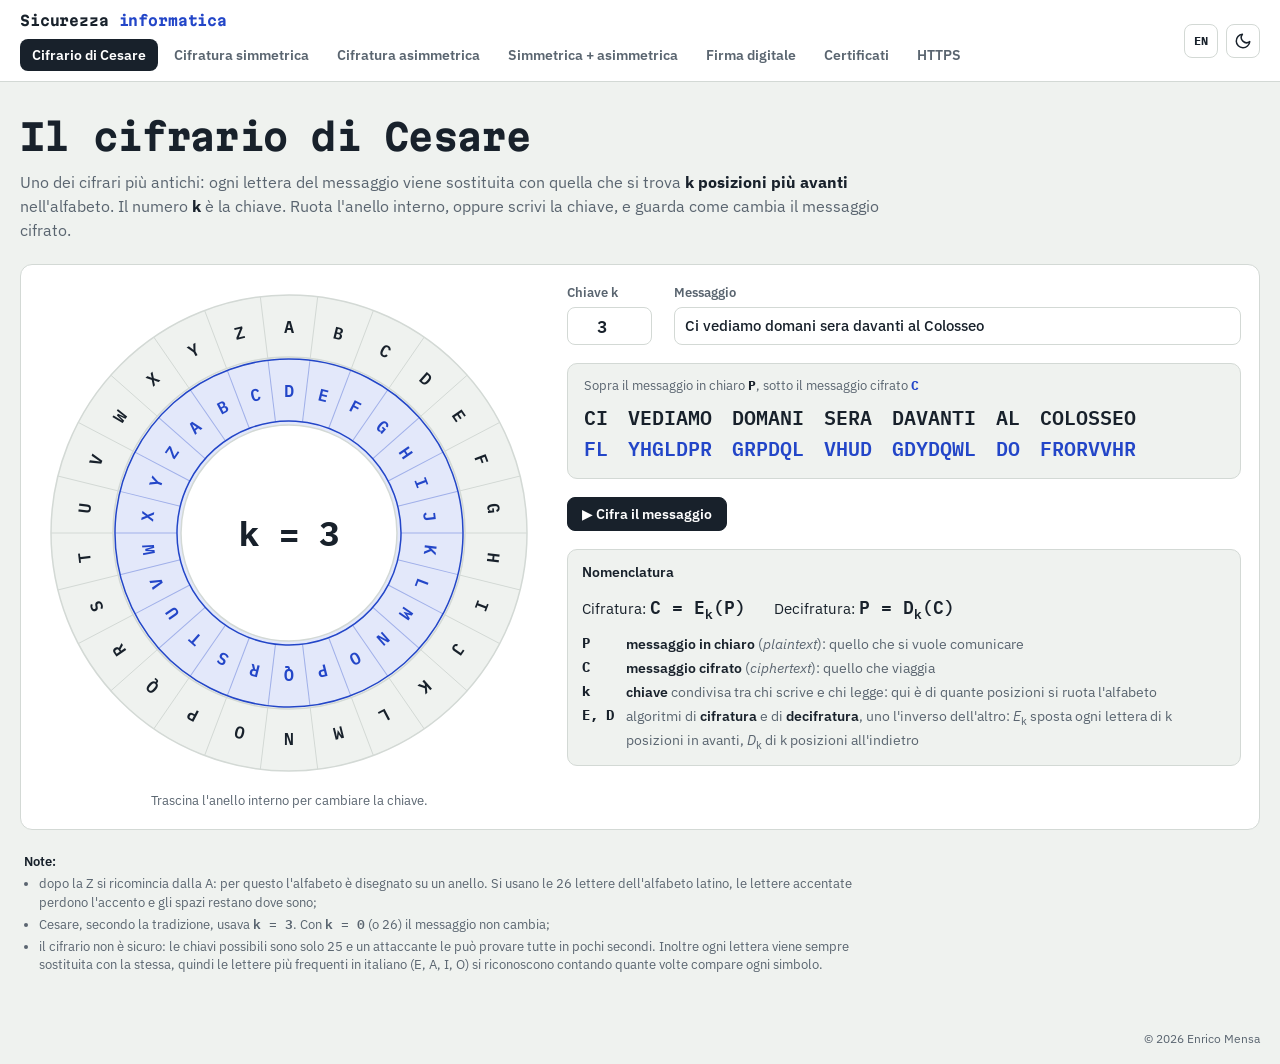
<file: intro-informatica/sicurezza.html>
<!doctype html>
<html lang="it">
<head>
<meta charset="utf-8">
<meta name="viewport" content="width=device-width, initial-scale=1">
<title>Sicurezza</title>
<link rel="preconnect" href="https://fonts.googleapis.com">
<link rel="preconnect" href="https://fonts.gstatic.com" crossorigin>
<link rel="stylesheet" href="https://fonts.googleapis.com/css2?family=Martian+Mono:wght@500;700&family=IBM+Plex+Sans:wght@400;500;600;700&family=IBM+Plex+Mono:wght@400;500;600&display=swap">
<style>
/* Interruttore tema chiaro / scuro */
.theme-tg { flex: none; margin-left: auto; width: 34px; height: 34px; display: inline-grid; place-items: center; padding: 0; border: 1px solid var(--line); border-radius: 8px; background: var(--card); color: var(--ink); cursor: pointer; }
.theme-tg:hover { border-color: var(--accent); color: var(--accent); }
.theme-tg:focus-visible { outline: 2px solid var(--accent); outline-offset: 2px; }
.theme-tg svg { width: 18px; height: 18px; display: block; }
.theme-tg.float { position: fixed; top: 14px; right: 16px; z-index: 50; }
/* Pulsante della lingua, accanto a quello del tema */
.lang-tg { font: 700 12px/1 var(--f-mono, ui-monospace, monospace); letter-spacing: .04em; }
.topnav-in > .theme-tg.lang-tg { position: absolute; right: 62px; top: 50%; transform: translateY(-50%); }
.lang-tg.float { position: fixed; top: 14px; right: 58px; z-index: 50; }
/* Copyright in fondo a destra */
.copy { margin: 0; padding: 0 20px 16px; text-align: right; font-size: 12px; color: var(--muted); }
/* Nella barra in alto: sempre a destra, anche quando le schede vanno a capo o scorrono */
.topnav .topnav-in { position: relative; padding-right: 108px; }
.topnav-in > .theme-tg { position: absolute; right: 20px; top: 50%; transform: translateY(-50%); }
/* Schede che non ci stanno nella barra: frecce ai lati e sfumatura */
.tabs-wrap { position: relative; display: flex; flex: 1 1 auto; min-width: 0; }
.tabs-wrap > .tabs { flex: 1 1 auto; }
.tabs-arr { position: absolute; top: 0; bottom: 0; z-index: 2; width: 46px; padding: 0 2px; border: 0; display: none; align-items: center; cursor: pointer; color: var(--ink); }
.tabs-arr svg { width: 18px; height: 18px; display: block; }
.tabs-arr.l { left: 0; justify-content: flex-start; background: linear-gradient(to right, var(--card) 50%, transparent); }
.tabs-arr.r { right: 0; justify-content: flex-end; background: linear-gradient(to left, var(--card) 50%, transparent); }
.tabs-arr.on { display: flex; }
.tabs-arr:hover { color: var(--accent); }
.tabs-arr:focus-visible { outline: 2px solid var(--accent); outline-offset: -2px; }

/* Layout: barra in alto con le pagine sulla sicurezza, una scheda alla volta. */
:root {
  --paper: #EFF2EF; --card: #FFFFFF; --ink: #18212B; --muted: #5A6570; --line: #D3D9D5;
  --accent: #2346C8; --accent-soft: #E3E8FA;
  --high: #B42F66; --high-soft: #F8E1EA;
  --g: #1C7D45; --g-soft: #DCF1E4;
  /* Chiavi: cerchio verde = pubblica, cerchio rosso = privata (come nelle slide) */
  --k-pub: #93D6A3; --k-priv: #F2A3A3; --k-sym: #F2C230;
  --chan: #F7CADC; --chan-ink: #9E2A5E;
  /* Tinte leggere dei box: simmetrica, asimmetrica, hash */
  --st-sym: #FCF7E6; --st-asym: #F3F0FB; --st-hash: #FDE2C8;
  --f-display: "Martian Mono", "IBM Plex Mono", ui-monospace, monospace;
  --f-body: "IBM Plex Sans", system-ui, -apple-system, "Segoe UI", sans-serif;
  --f-mono: "IBM Plex Mono", ui-monospace, "SFMono-Regular", Menlo, Consolas, monospace;
}
@media (prefers-color-scheme: dark) {
  :root:not([data-theme="light"]) {
    --paper: #11161B; --card: #192028; --ink: #E5EAEE; --muted: #98A3AE; --line: #2B343E;
    --accent: #8098FF; --accent-soft: #1F2848;
    --high: #F06E9F; --high-soft: #3A1A28; --g: #5FCB8C; --g-soft: #15301F;
    --k-pub: #2F6B42; --k-priv: #7C3038; --k-sym: #E0B020;
    --chan: #4A2036; --chan-ink: #F5A3C7;
  --st-sym: #24231A; --st-asym: #211F30; --st-hash: #3A2614;
    color-scheme: dark;
  }
}
:root[data-theme="dark"] {
  --paper: #11161B; --card: #192028; --ink: #E5EAEE; --muted: #98A3AE; --line: #2B343E;
  --accent: #8098FF; --accent-soft: #1F2848;
  --high: #F06E9F; --high-soft: #3A1A28; --g: #5FCB8C; --g-soft: #15301F;
  --k-pub: #2F6B42; --k-priv: #7C3038; --k-sym: #E0B020;
  --chan: #4A2036; --chan-ink: #F5A3C7;
  --st-sym: #24231A; --st-asym: #211F30; --st-hash: #3A2614;
  color-scheme: dark;
}

* { box-sizing: border-box; }
[hidden] { display: none !important; }
body { background: var(--paper); color: var(--ink); font-family: var(--f-body); font-size: 15px; line-height: 1.5; margin: 0; }
code { font-family: var(--f-mono); font-size: .92em; }

.topnav { position: sticky; top: 0; z-index: 40; background: var(--card); border-bottom: 1px solid var(--line); }
.topnav-in { max-width: 1480px; margin: 0 auto; padding: 10px 20px; display: flex; flex-wrap: wrap; gap: 8px 22px; align-items: center; }
a.brand { color: inherit; text-decoration: none; font-family: var(--f-display); font-weight: 700; font-size: 14px; letter-spacing: -0.01em; white-space: nowrap; }
a.brand:hover { color: var(--accent); }
.brand i { font-style: normal; color: var(--accent); }
.tabs { display: flex; gap: 4px; overflow-x: auto; min-width: 0; flex: 1 1 auto; scrollbar-width: none; }
.tabs::-webkit-scrollbar { display: none; }
.tab { font-family: var(--f-body); font-size: 14px; font-weight: 600; white-space: nowrap; padding: 7px 12px; border-radius: 8px; border: 0; cursor: pointer; background: transparent; color: var(--muted); }
.tab:hover { background: var(--paper); color: var(--ink); }
.tab[aria-selected="true"] { background: var(--ink); color: var(--card); }
.tab:focus-visible { outline: 2px solid var(--accent); outline-offset: 2px; }
@media (max-width: 640px) { a.brand { display: none; } }

.wrap { max-width: 1480px; margin: 0 auto; padding: 28px 20px 56px; display: grid; gap: 22px; }
header { display: grid; gap: 6px; }
h1 { font-family: var(--f-display); font-weight: 700; font-size: clamp(26px, 4vw, 36px); letter-spacing: -0.02em; margin: 0; text-wrap: balance; }
.lede { margin: 0; color: var(--muted); max-width: 86ch; font-size: 16px; }
.lede b { color: var(--ink); }

.viz { background: var(--card); border: 1px solid var(--line); border-radius: 12px; padding: 18px; display: grid; gap: 16px; min-width: 0; }
.stepbar { display: flex; flex-wrap: wrap; gap: 12px 18px; align-items: center; justify-content: space-between; }
.stats { display: flex; flex-wrap: wrap; gap: 6px 18px; align-items: center; }
.stat { display: flex; align-items: baseline; gap: 8px; font-size: 13px; color: var(--muted); }
.stat b { font-family: var(--f-mono); font-size: 20px; font-weight: 600; color: var(--ink); font-variant-numeric: tabular-nums; }
.nav { display: flex; gap: 8px; flex-wrap: wrap; align-items: center; }
.btn { font-family: var(--f-body); font-weight: 600; font-size: 14px; padding: 7px 14px; border-radius: 8px; background: var(--ink); color: var(--card); border: 1px solid var(--ink); cursor: pointer; white-space: nowrap; }
.btn:hover { background: var(--accent); border-color: var(--accent); }
.btn.ghost { background: var(--card); color: var(--ink); border-color: var(--line); }
.btn.ghost:hover { border-color: var(--accent); color: var(--accent); }
.btn:disabled, .btn:disabled:hover { opacity: .4; cursor: default; background: var(--ink); border-color: var(--ink); color: var(--card); }
.btn.ghost:disabled, .btn.ghost:disabled:hover { background: var(--card); color: var(--ink); border-color: var(--line); }
.btn:focus-visible, .seg button:focus-visible { outline: 2px solid var(--accent); outline-offset: 2px; }
.seg { display: inline-flex; padding: 3px; border-radius: 10px; background: var(--paper); border: 1px solid var(--line); }
.seg button { font-family: var(--f-body); font-size: 14px; font-weight: 600; padding: 6px 14px; border-radius: 7px; border: 0; background: transparent; color: var(--muted); cursor: pointer; display: inline-flex; align-items: center; gap: 6px; }
.seg button[aria-checked="true"] { background: var(--ink); color: var(--card); }
.seg img { width: 22px; height: 22px; object-fit: contain; }

.desc { margin: 0; font-size: 15.5px; max-width: 100ch; min-height: 4.8em; }
.desc b { font-weight: 600; }
.desc .ph { display: inline-block; font-family: var(--f-mono); font-size: 12.5px; font-weight: 600; padding: 1px 7px; margin-right: 6px; border-radius: 6px; background: var(--ink); color: var(--card); }
.fx { font-family: var(--f-mono); font-weight: 600; white-space: nowrap; }
.fx sub { font-size: .72em; }

.footnote { font-size: 12.5px; color: var(--muted); padding-inline: 4px; display: grid; gap: 4px; max-width: 110ch; }
.footnote p { margin: 0; }
.footnote b { color: var(--ink); font-weight: 600; }
.footnote ul { margin: 0; padding-left: 1.2em; display: grid; gap: 3px; }

/* ---- Scena con Alice, Bob e l'attaccante ---- */
.sc-stage { display: grid; grid-template-columns: minmax(0, 1fr) minmax(280px, 340px); gap: 18px; align-items: start; }
@media (max-width: 1200px) { .sc-stage { grid-template-columns: minmax(0, 1fr); } }
.sc-net { border: 1px solid var(--line); border-radius: 10px; background: var(--card); padding: 6px; min-width: 0; }
.sc-net svg { display: block; width: 100%; height: auto; }
/* Diagrammi più alti della finestra: si scorrono con rotellina, trackpad o trascinando; la barretta a destra dice dove si è */
.sc-net { position: relative; }
.sc-net svg.pan { cursor: grab; }
.sc-net svg.pan.drag { cursor: grabbing; }
.sc-scroll { position: absolute; top: 10px; bottom: 10px; right: 4px; width: 4px; border-radius: 2px; background: var(--line); pointer-events: none; }
.sc-scroll[hidden] { display: none; }
.sc-scroll i { position: absolute; left: 0; right: 0; border-radius: 2px; background: var(--muted); }
.panel { display: grid; gap: 12px; min-width: 0; align-content: start; }
.insp { border: 1px solid var(--line); border-radius: 10px; padding: 10px 12px; background: var(--paper); display: grid; gap: 8px; }
.insp h3 { margin: 0; font-size: 13.5px; font-weight: 600; }
.sc-who { display: grid; grid-template-columns: 30px minmax(0, 1fr); gap: 4px 8px; align-items: start; }
.sc-who img { width: 28px; height: 28px; object-fit: contain; }
.sc-who b { font-size: 13px; display: block; line-height: 28px; }
.sc-chips { grid-column: 2; display: flex; flex-wrap: wrap; gap: 4px; }
.chip { display: inline-flex; align-items: center; gap: 5px; font-size: 12px; padding: 1px 8px; border-radius: 999px; border: 1px solid var(--line); background: var(--card); white-space: nowrap; }
.chip.none { color: var(--muted); border-style: dashed; background: transparent; }
.chip.new { border-color: var(--accent); background: var(--accent-soft); }
.chip i { width: 10px; height: 10px; flex: none; display: inline-block; }
.sw-ky { border-radius: 50%; background: var(--k-sym); }
.sw-kpub { border-radius: 50%; background: var(--k-pub); box-shadow: inset 0 0 0 1.5px var(--g); }
.sw-kpriv { border-radius: 50%; background: var(--k-priv); box-shadow: inset 0 0 0 1.5px var(--high); }
.sw-pl { border-radius: 2px; background: var(--card); box-shadow: inset 0 0 0 1.5px var(--ink); }
.sw-ci { border-radius: 2px; background: var(--ink); }
.sw-kc { border-radius: 2px; background: var(--ink); box-shadow: inset 0 0 0 2px var(--k-sym); }

.sc-box { fill: var(--paper); stroke: var(--line); stroke-width: 1.5; }
.sc-name { font: 700 18px var(--f-body); fill: var(--ink); }
.sc-role { font: 500 12.5px var(--f-body); fill: var(--muted); }
.sc-st rect { fill: var(--card); stroke: var(--ink); stroke-width: 1.4; }
.sc-st .l1 { font: 600 14px var(--f-body); fill: var(--ink); }
.sc-st .l2 { font: 500 12px var(--f-body); fill: var(--muted); }
.sc-st.on rect { fill: var(--accent-soft); stroke: var(--accent); stroke-width: 2.4; }
.sc-st.on .l1 { fill: var(--accent); }
.sc-st polygon { fill: var(--card); stroke: var(--ink); stroke-width: 1.4; }
.sc-st.on polygon { fill: var(--accent-soft); stroke: var(--accent); stroke-width: 2.4; }
.sc-st.sym rect { fill: var(--st-sym); }
.sc-st.asym rect { fill: var(--st-asym); }
.sc-st.hash rect { fill: var(--st-hash); }
.sc-st .eq { font: 700 22px var(--f-mono); fill: var(--ink); }
.sc-st.on .eq { fill: var(--accent); }
.sc-card.hs rect { fill: var(--accent-soft); stroke: var(--accent); }
.sc-card.hs .tx { font: 600 13.5px var(--f-mono); fill: var(--accent); }
.sc-card.ok rect { fill: var(--g-soft); stroke: var(--g); stroke-width: 2; }
.sc-card.ok .tx { font: 700 14px var(--f-body); fill: var(--g); }
.chk { display: inline-flex; align-items: center; gap: 8px; font-size: 14px; font-weight: 600; cursor: pointer; padding: 6px 12px; border: 1px solid var(--line); border-radius: 10px; background: var(--paper); }
.chk input { width: 16px; height: 16px; accent-color: var(--accent); margin: 0; }
.sw-hs { border-radius: 2px; background: var(--accent-soft); box-shadow: inset 0 0 0 1.5px var(--accent); }
.sw-fi { border-radius: 2px; background: var(--ink); box-shadow: inset 0 0 0 2px var(--high); }
.sc-chan { fill: var(--chan); }
.sc-chanl { font: 600 13px var(--f-body); fill: var(--chan-ink); }
.sc-done path { fill: none; stroke: var(--muted); stroke-width: 2.2; }
.sc-done polygon { fill: var(--muted); }
.sc-flow path { fill: none; stroke: var(--accent); stroke-width: 3; }
.sc-flow polygon { fill: var(--accent); }
.sc-card rect { stroke-width: 1.4; }
.sc-card.pl rect { fill: var(--card); stroke: var(--ink); }
.sc-card.pl .tx { font: 600 14px var(--f-body); fill: var(--ink); }
.sc-card.ci rect { fill: var(--ink); stroke: var(--ink); }
.sc-card.ci .tx { font: 500 13.5px var(--f-mono); fill: var(--card); }
.sc-clab { font: 600 12px var(--f-body); fill: var(--muted); }
.sc-klab { font: 500 11.5px var(--f-body); fill: var(--muted); }
.sc-ring.pub { fill: var(--k-pub); stroke: var(--g); stroke-width: 1.5; }
.sc-ring.priv { fill: var(--k-priv); stroke: var(--high); stroke-width: 1.5; }
.sc-badge { fill: var(--card); stroke: var(--line); stroke-width: 1.5; }
.sc-pkg .fr { fill: var(--card); stroke: var(--ink); stroke-width: 1.4; }
.sc-dim { opacity: .38; }
.sc-bub path { fill: var(--card); stroke: var(--high); stroke-width: 1.6; }
.sc-bub text { font: 500 12.5px var(--f-body); fill: var(--ink); }
.sc-peek { stroke: var(--high); stroke-width: 2.2; stroke-dasharray: 2 6; stroke-linecap: round; fill: none; }
.sc-eve { font: 600 13px var(--f-body); fill: var(--high); }

/* ---- HTTPS: diagramma nel tempo tra client e server ---- */
/* Icone scure (il server): in tema scuro un alone chiaro le fa staccare dallo sfondo. */
@media (prefers-color-scheme: dark) { :root:not([data-theme="light"]) .dk { filter: drop-shadow(0 0 1.5px rgba(229, 234, 238, .75)); } }
:root[data-theme="dark"] .dk { filter: drop-shadow(0 0 1.5px rgba(229, 234, 238, .75)); }
.hs-lane { font: 600 14px var(--f-body); fill: var(--ink); }
.hs-lsub { font: 500 11.5px var(--f-mono); fill: var(--muted); }
.hs-axis { stroke: var(--muted); stroke-width: 4; opacity: .45; }
.hs-axh { fill: var(--muted); opacity: .45; }
.hs-time { font: italic 500 14px var(--f-body); fill: var(--muted); }
.hs-ml { font: 600 12.5px var(--f-mono); fill: var(--muted); paint-order: stroke; stroke: var(--card); stroke-width: 5px; stroke-linejoin: round; }
.hs-ml.cur { fill: var(--accent); }
.sc-cert .fr { fill: var(--card); stroke: var(--ink); stroke-width: 1.4; }
.sc-cert .ct { font: 700 13px var(--f-body); fill: var(--ink); }
.sc-cert .cd { font: 500 11px var(--f-mono); fill: var(--muted); }
.sc-cert .seal { fill: var(--st-asym); stroke: var(--muted); stroke-width: 1; }
.sw-cert { border-radius: 2px; background: var(--card); box-shadow: inset 0 0 0 1.5px var(--ink), inset -4px 0 0 0 var(--k-pub); }
.insp pre { margin: 0; font: 500 12px/1.55 var(--f-mono); white-space: pre-wrap; background: var(--card); border: 1px solid var(--line); border-radius: 8px; padding: 8px 10px; color: var(--ink); }
.insp pre b { color: var(--accent); font-weight: 600; }
.insp pre .ok { color: var(--g); font-weight: 600; }
.insp p { margin: 0; font-size: 13px; color: var(--muted); }

/* ---- Cifrario di Cesare ---- */
.ces-stage { display: grid; grid-template-columns: minmax(280px, 500px) minmax(0, 1fr); gap: 28px; align-items: start; }
@media (max-width: 960px) { .ces-stage { grid-template-columns: minmax(0, 1fr); } }
.ces-ring { display: grid; gap: 8px; justify-items: center; }
.ces-ring svg { display: block; width: 100%; max-width: 500px; height: auto; touch-action: none; user-select: none; -webkit-user-select: none; }
.ces-ring .hint { margin: 0; font-size: 13px; color: var(--muted); text-align: center; }
.ces-side { display: grid; gap: 18px; min-width: 0; }
.ces-ctl { display: flex; flex-wrap: wrap; gap: 10px 22px; align-items: end; }
.ces-key { display: grid; gap: 4px; font-size: 13px; font-weight: 600; color: var(--muted); }
.ces-key input { width: 5em; height: 38px; font: 600 17px var(--f-mono); padding: 0 6px; border: 1px solid var(--line); border-radius: 8px; background: var(--card); color: var(--ink); text-align: center; }
.ces-in { display: grid; gap: 4px; flex: 1 1 320px; font-size: 13px; font-weight: 600; color: var(--muted); }
.ces-in input { height: 38px; font: 500 15px var(--f-body); padding: 0 10px; border: 1px solid var(--line); border-radius: 8px; background: var(--card); color: var(--ink); width: 100%; }
.ces-key input:focus-visible, .ces-in input:focus-visible { outline: 2px solid var(--accent); outline-offset: 1px; }
.ces-key input:disabled, .ces-in input:disabled { opacity: .55; }
.ces-out { display: grid; gap: 10px; padding: 12px 16px 16px; border: 1px solid var(--line); border-radius: 10px; background: var(--paper); }
.ces-cap { margin: 0; font-size: 12.5px; color: var(--muted); }
.ces-cap b { font-family: var(--f-mono); color: var(--ink); }
.ces-cap b.c { color: var(--accent); }
.ces-words { display: flex; flex-wrap: wrap; gap: 16px 20px; min-width: 0; }
.ces-sep { flex-basis: 100%; height: 0; border-top: 1px solid var(--line); }
.ces-w { display: grid; gap: 4px; font: 600 20px/1.35 var(--f-mono); }
.ces-w > span { display: flex; }
.ces-w i { font-style: normal; display: inline-block; min-width: 1ch; text-align: center; border-radius: 4px; transition: background-color .15s; }
.ces-w .c i { color: var(--accent); }
.ces-w .c i.wait { visibility: hidden; }
.ces-w i.on { background: var(--high-soft); color: var(--high); }
.ces-ring svg.locked .r-in-g { cursor: not-allowed; }
.ces-nom { border: 1px solid var(--line); border-radius: 10px; background: var(--paper); padding: 12px 14px; display: grid; gap: 10px; }
.ces-nom h3 { margin: 0; font-size: 13.5px; font-weight: 600; }
.ces-f { display: flex; flex-wrap: wrap; gap: 6px 28px; font-size: 15px; }
.ces-f .fx { font-size: 18px; }
.ces-nom dl { margin: 0; display: grid; grid-template-columns: auto minmax(0, 1fr); gap: 4px 12px; font-size: 13.5px; }
.ces-nom dt { font: 700 14px var(--f-mono); }
.ces-nom dd { margin: 0; color: var(--muted); }
.ces-nom dd b { color: var(--ink); font-weight: 600; }
.r-out { fill: var(--paper); stroke: var(--line); stroke-width: 1.5; }
.r-in { fill: var(--accent-soft); stroke: var(--accent); stroke-width: 1.5; }
.r-sep { stroke: var(--line); stroke-width: 1; }
.r-in-g .r-sep { stroke: var(--accent); stroke-opacity: .35; }
.r-l { font: 600 17px var(--f-mono); text-anchor: middle; dominant-baseline: central; }
.r-l.o { fill: var(--ink); }
.r-l.i { fill: var(--accent); }
.r-l.hl { fill: var(--high); font-weight: 700; }
.r-wedge { fill: var(--high-soft); stroke: var(--high); stroke-width: 2; }
.r-in-g { cursor: grab; }
.dragging .r-in-g { cursor: grabbing; }
.r-hub { fill: var(--card); stroke: var(--line); stroke-width: 1.5; }
.r-k { font: 700 34px var(--f-mono); dominant-baseline: central; fill: var(--ink); text-anchor: middle; }
</style>
<script>
// Tema scelto con l'interruttore in alto a destra (vale per tutte le pagine): applicato subito, prima di disegnare.
try { var tm = localStorage.getItem('theme'); if (tm === 'dark' || tm === 'light') document.documentElement.setAttribute('data-theme', tm); } catch (e) {}
</script>
<script>
// Lingua dei testi (italiano o inglese): si sceglie con il pulsante in alto a destra e vale per tutte le pagine.
// ?lang=en (o ?lang=it) nell'indirizzo la impone, per esempio in un link.
var LANG = (function () {
  var q = /[?&]lang=(it|en)(&|$)/.exec(location.search);
  if (q) return q[1];
  try { var v = localStorage.getItem('lang'); if (v === 'it' || v === 'en') return v; } catch (e) {}
  return 'it';
})();
document.documentElement.lang = LANG;
// TX('testo italiano', 'English text'): il testo nella lingua attiva (usato dagli script delle pagine).
function TX(it, en) { return LANG === 'en' && en != null ? en : it; }
// Testi fissi dell'HTML: ogni pagina mette in I18N le traduzioni, cercate per contenuto italiano dell'elemento
// (spazi normalizzati), e chiama i18nApply() subito dopo l'HTML, prima dei suoi script; quello che non ha
// traduzione resta in italiano.
var I18N = {};
function i18nApply() {
  if (LANG !== 'en') return;
  var ATTR = ['title', 'aria-label', 'placeholder', 'alt', 'value'], SKIP = { SCRIPT: 1, STYLE: 1, svg: 1, TEXTAREA: 1 };
  function norm(s) { return s.replace(/\s+/g, ' ').trim(); }
  (function walk(e) {
    for (var n = e.firstChild; n; n = n.nextSibling) {
      // Testo sciolto accanto ad altri elementi (per esempio l'etichetta di un campo): si traduce da solo.
      if (n.nodeType === 3) {
        var k = norm(n.nodeValue), tt = k && I18N[k];
        if (tt != null) n.nodeValue = n.nodeValue.replace(/^(\s*)[\s\S]*?(\s*)$/, function (m, a, b) { return a + tt + b; });
        continue;
      }
      if (n.nodeType !== 1) continue;
      var c = n;
      ATTR.forEach(function (a) { var v = c.getAttribute(a), t = v && I18N[norm(v)]; if (t != null) c.setAttribute(a, t); });
      if (SKIP[c.tagName]) continue;
      var h = c.innerHTML;
      if (h.length < 6000) { var t = I18N[norm(h)]; if (t != null) { c.innerHTML = t; continue; } }
      walk(c);
    }
  })(document.documentElement);
}
</script>
</head>
<body>

<nav class="topnav" aria-label="Pagine">
  <div class="topnav-in">
    <a class="brand" href="../" title="Torna all'indice">Sicurezza <i>informatica</i></a>
    <div class="tabs" role="tablist">
      <button class="tab" role="tab" type="button" data-page="cesare">Cifrario di Cesare</button>
      <button class="tab" role="tab" type="button" data-page="simmetrica">Cifratura simmetrica</button>
      <button class="tab" role="tab" type="button" data-page="asimmetrica">Cifratura asimmetrica</button>
      <button class="tab" role="tab" type="button" data-page="ibrida">Simmetrica + asimmetrica</button>
      <button class="tab" role="tab" type="button" data-page="firma">Firma digitale</button>
      <button class="tab" role="tab" type="button" data-page="certificati">Certificati</button>
      <button class="tab" role="tab" type="button" data-page="https">HTTPS</button>
    </div>
  <button class="theme-tg lang-tg" type="button" id="lang-tg"></button><button class="theme-tg" type="button" id="theme-tg" aria-label="Tema scuro" aria-pressed="false"></button>
  </div>
</nav>

<main>
<section class="wrap" id="p-cesare">
  <header>
    <h1>Il cifrario di Cesare</h1>
    <p class="lede">Uno dei cifrari più antichi: ogni lettera del messaggio viene sostituita con quella che si trova <b>k posizioni più avanti</b> nell'alfabeto. Il numero <b>k</b> è la chiave. Ruota l'anello interno, oppure scrivi la chiave, e guarda come cambia il messaggio cifrato.</p>
  </header>

  <section class="viz" aria-label="Cifrario di Cesare">
    <div class="ces-stage">
      <div class="ces-ring">
        <svg id="ces-svg" viewBox="0 0 500 500" role="img" aria-label="Due anelli con l'alfabeto: quello esterno per il testo in chiaro, quello interno, ruotato di k posizioni, per il testo cifrato"></svg>
        <p class="hint" id="ces-hint">Trascina l'anello interno per cambiare la chiave.</p>
      </div>
      <div class="ces-side">
        <div class="ces-ctl">
          <label class="ces-key" for="ces-k">Chiave k
            <input type="number" id="ces-k" min="0" max="25" value="3" inputmode="numeric">
          </label>
          <label class="ces-in">Messaggio
            <input type="text" id="ces-txt" maxlength="60" value="Ci vediamo domani sera davanti al Colosseo" spellcheck="false">
          </label>
        </div>
        <div class="ces-out" aria-live="polite">
          <p class="ces-cap">Sopra il messaggio in chiaro <b>P</b>, sotto il messaggio cifrato <b class="c">C</b></p>
          <div class="ces-words" id="ces-out"></div>
        </div>
        <div class="nav">
          <button class="btn" type="button" id="ces-play">▶ Cifra il messaggio</button>
        </div>
        <div class="ces-nom">
          <h3>Nomenclatura</h3>
          <div class="ces-f">
            <span>Cifratura: <span class="fx">C = E<sub>k</sub>(P)</span></span>
            <span>Decifratura: <span class="fx">P = D<sub>k</sub>(C)</span></span>
          </div>
          <dl>
            <dt>P</dt><dd><b>messaggio in chiaro</b> (<i>plaintext</i>): quello che si vuole comunicare</dd>
            <dt>C</dt><dd><b>messaggio cifrato</b> (<i>ciphertext</i>): quello che viaggia</dd>
            <dt>k</dt><dd><b>chiave</b> condivisa tra chi scrive e chi legge: qui è di quante posizioni si ruota l'alfabeto</dd>
            <dt>E, D</dt><dd>algoritmi di <b>cifratura</b> e di <b>decifratura</b>, uno l'inverso dell'altro: <i>E</i><sub>k</sub> sposta ogni lettera di k posizioni in avanti, <i>D</i><sub>k</sub> di k posizioni all'indietro</dd>
          </dl>
        </div>
      </div>
    </div>
  </section>

  <div class="footnote">
    <p><b>Note:</b></p>
    <ul>
      <li>dopo la Z si ricomincia dalla A: per questo l'alfabeto è disegnato su un anello. Si usano le 26 lettere dell'alfabeto latino, le lettere accentate perdono l'accento e gli spazi restano dove sono;</li>
      <li>Cesare, secondo la tradizione, usava <span class="fx">k = 3</span>. Con <span class="fx">k = 0</span> (o 26) il messaggio non cambia;</li>
      <li>il cifrario non è sicuro: le chiavi possibili sono solo 25 e un attaccante le può provare tutte in pochi secondi. Inoltre ogni lettera viene sempre sostituita con la stessa, quindi le lettere più frequenti in italiano (E, A, I, O) si riconoscono contando quante volte compare ogni simbolo.</li>
    </ul>
  </div>
</section>

<section class="wrap" id="p-simmetrica" hidden>
  <header>
    <h1>Cifratura simmetrica</h1>
    <p class="lede">Chi scrive e chi legge usano <b>la stessa chiave segreta</b>, sia per cifrare sia per decifrare. Chi intercetta il messaggio sul canale vede solo il testo cifrato.</p>
  </header>
  <section class="viz" aria-label="Simulazione della cifratura simmetrica">
    <div class="stepbar">
      <div class="stats">
        <div class="seg" role="radiogroup" aria-label="Direzione" id="sym-dir"></div>
        <span class="stat">Passo <b id="sym-step">0/0</b></span>
      </div>
      <div class="nav">
        <button class="btn ghost" type="button" id="sym-first">Ricomincia</button>
        <button class="btn ghost" type="button" id="sym-prev">◀ Indietro</button>
        <button class="btn" type="button" id="sym-next">Avanti ▶</button>
      </div>
    </div>
    <p class="desc" id="sym-desc" aria-live="polite"></p>
    <div class="sc-stage">
      <div class="sc-net"><svg id="sym-svg" role="img" aria-label="Alice e Bob si scambiano un messaggio cifrato con una chiave segreta condivisa"></svg></div>
      <div class="panel">
        <div class="insp"><h3>Chi ha cosa</h3><div id="sym-know"></div></div>
      </div>
    </div>
  </section>
  <div class="footnote">
    <p><b>Note:</b></p>
    <ul>
      <li>il cifrario di Cesare è un esempio (molto debole) di cifratura simmetrica. Oggi si usano algoritmi come AES, veloci anche su messaggi molto lunghi;</li>
      <li>il punto debole è la chiave: Alice e Bob devono essersela scambiata prima, senza che nessun altro la veda. Se viaggiasse sul canale non sicuro, l'attaccante la leggerebbe insieme al messaggio;</li>
      <li>le due direzioni sono identiche: con la stessa chiave entrambi possono cifrare e decifrare.</li>
    </ul>
  </div>
</section>

<section class="wrap" id="p-asimmetrica" hidden>
  <header>
    <h1>Cifratura asimmetrica</h1>
    <p class="lede">Ogni persona ha una <b>coppia di chiavi</b>: una <b>pubblica</b>, che può dare a chiunque, e una <b>privata</b>, che non dà a nessuno. Quello che si cifra con la chiave pubblica di qualcuno si decifra solo con la sua chiave privata.</p>
  </header>
  <section class="viz" aria-label="Simulazione della cifratura asimmetrica">
    <div class="stepbar">
      <div class="stats">
        <div class="seg" role="radiogroup" aria-label="Direzione" id="asym-dir"></div>
        <span class="stat">Passo <b id="asym-step">0/0</b></span>
      </div>
      <div class="nav">
        <button class="btn ghost" type="button" id="asym-first">Ricomincia</button>
        <button class="btn ghost" type="button" id="asym-prev">◀ Indietro</button>
        <button class="btn" type="button" id="asym-next">Avanti ▶</button>
      </div>
    </div>
    <p class="desc" id="asym-desc" aria-live="polite"></p>
    <div class="sc-stage">
      <div class="sc-net"><svg id="asym-svg" role="img" aria-label="Alice e Bob si scambiano un messaggio cifrato con la chiave pubblica del destinatario"></svg></div>
      <div class="panel">
        <div class="insp"><h3>Chi ha cosa</h3><div id="asym-know"></div></div>
      </div>
    </div>
  </section>
  <div class="footnote">
    <p><b>Note:</b></p>
    <ul>
      <li>le due chiavi di una coppia vengono generate insieme e sono legate tra loro, ma conoscendo la pubblica non si riesce a ricavare la privata. Un algoritmo molto usato è RSA;</li>
      <li>non serve scambiarsi una chiave segreta prima: basta conoscere la chiave pubblica del destinatario. Per rispondere, il destinatario usa la chiave pubblica dell'altro;</li>
      <li>la cifratura asimmetrica è molto più lenta di quella simmetrica: per questo, in pratica, si combinano le due (vedi la scheda successiva);</li>
      <li>resta da essere sicuri che la chiave pubblica sia davvero di chi dice di essere: è il compito dei certificati digitali.</li>
    </ul>
  </div>
</section>

<section class="wrap" id="p-ibrida" hidden>
  <header>
    <h1>Simmetrica + asimmetrica</h1>
    <p class="lede">Si prende il meglio di entrambe: il messaggio si cifra con una <b>chiave simmetrica</b> nuova (veloce), e solo questa chiave, che è corta, si cifra con la <b>chiave pubblica</b> del destinatario. Così non serve essersi scambiati una chiave segreta prima.</p>
  </header>
  <section class="viz" aria-label="Simulazione della cifratura combinata">
    <div class="stepbar">
      <div class="stats">
        <div class="seg" role="radiogroup" aria-label="Direzione" id="hyb-dir"></div>
        <span class="stat">Passo <b id="hyb-step">0/0</b></span>
      </div>
      <div class="nav">
        <button class="btn ghost" type="button" id="hyb-first">Ricomincia</button>
        <button class="btn ghost" type="button" id="hyb-prev">◀ Indietro</button>
        <button class="btn" type="button" id="hyb-next">Avanti ▶</button>
      </div>
    </div>
    <p class="desc" id="hyb-desc" aria-live="polite"></p>
    <div class="sc-stage">
      <div class="sc-net"><svg id="hyb-svg" role="img" aria-label="Il messaggio viene cifrato con una chiave simmetrica, che a sua volta viene cifrata con la chiave pubblica del destinatario"></svg></div>
      <div class="panel">
        <div class="insp"><h3>Chi ha cosa</h3><div id="hyb-know"></div></div>
      </div>
    </div>
  </section>
  <div class="footnote">
    <p><b>Note:</b></p>
    <ul>
      <li>è lo schema usato ogni giorno, per esempio quando un sito si apre con HTTPS: la parte asimmetrica serve solo a far arrivare la chiave simmetrica, il resto della comunicazione è cifrato in modo simmetrico;</li>
      <li>la chiave simmetrica è nuova per ogni messaggio (o per ogni sessione): anche se un giorno venisse scoperta, varrebbe solo per quella comunicazione;</li>
      <li>nella realtà, in HTTPS, le due parti di solito calcolano la chiave simmetrica insieme invece di spedirla cifrata, ma l'idea di fondo è la stessa.</li>
    </ul>
  </div>
</section>

<section class="wrap" id="p-firma" hidden>
  <header>
    <h1>Firma digitale</h1>
    <p class="lede">La firma non nasconde il messaggio, che viaggia in chiaro: serve a dimostrare <b>chi l'ha scritto</b> e che <b>nessuno l'ha modificato</b>. Si usano le chiavi al contrario rispetto alla cifratura: chi scrive firma con la sua chiave <b>privata</b>, chiunque può verificare con la sua chiave <b>pubblica</b>.</p>
  </header>
  <section class="viz" aria-label="Simulazione della firma digitale">
    <div class="stepbar">
      <div class="stats">
        <div class="seg" role="radiogroup" aria-label="Direzione" id="sig-dir"></div>
        <label class="chk"><input type="checkbox" id="sig-hash"> Con funzione di hash</label>
        <span class="stat">Passo <b id="sig-step">0/0</b></span>
      </div>
      <div class="nav">
        <button class="btn ghost" type="button" id="sig-first">Ricomincia</button>
        <button class="btn ghost" type="button" id="sig-prev">◀ Indietro</button>
        <button class="btn" type="button" id="sig-next">Avanti ▶</button>
      </div>
    </div>
    <p class="desc" id="sig-desc" aria-live="polite"></p>
    <div class="sc-stage">
      <div class="sc-net"><svg id="sig-svg" role="img" aria-label="Alice firma un messaggio con la sua chiave privata e Bob verifica la firma con la chiave pubblica di Alice"></svg></div>
      <div class="panel">
        <div class="insp"><h3>Chi ha cosa</h3><div id="sig-know"></div></div>
      </div>
    </div>
  </section>
  <div class="footnote">
    <p><b>Note:</b></p>
    <ul>
      <li>senza hash la firma è lunga quanto il messaggio, e la cifratura asimmetrica è lenta: per questo nella realtà si firma sempre l'<b>hash</b> del messaggio, che è corto e di lunghezza fissa (per esempio 256 bit con SHA-256);</li>
      <li>una buona funzione di hash rende praticamente impossibile trovare due messaggi diversi con lo stesso hash: per questo firmare l'hash vale quanto firmare il messaggio intero;</li>
      <li>se l'attaccante modificasse il messaggio sul canale, l'hash calcolato da chi riceve non coinciderebbe più con la firma decifrata: il messaggio risulterebbe non integro. Non può nemmeno rifare la firma, perché non ha la chiave privata di chi scrive;</li>
      <li>la firma si può combinare con la cifratura: prima si firma, poi si cifra tutto con la chiave pubblica del destinatario, così il messaggio è anche segreto;</li>
      <li>gli hash e le firme mostrati qui sono solo esempi.</li>
    </ul>
  </div>
</section>

<section class="wrap" id="p-certificati" hidden>
  <header>
    <h1>Certificati digitali</h1>
    <p class="lede">Per verificare una firma serve la chiave pubblica di chi scrive. Ma se arriva sul canale non sicuro, chi garantisce che sia davvero sua? Il <b>certificato</b> risolve il problema: un'autorità di cui tutti si fidano, la <b>CA</b>, firma un documento che lega il <b>nome</b> di una persona alla sua <b>chiave pubblica</b>.</p>
  </header>
  <section class="viz" aria-label="Simulazione dei certificati digitali">
    <div class="stepbar">
      <div class="stats">
        <div class="seg" role="radiogroup" aria-label="Direzione" id="crt-dir"></div>
        <span class="stat">Passo <b id="crt-step">0/0</b></span>
      </div>
      <div class="nav">
        <button class="btn ghost" type="button" id="crt-first">Ricomincia</button>
        <button class="btn ghost" type="button" id="crt-prev">◀ Indietro</button>
        <button class="btn" type="button" id="crt-next">Avanti ▶</button>
      </div>
    </div>
    <p class="desc" id="crt-desc" aria-live="polite"></p>
    <div class="sc-stage">
      <div class="sc-net"><svg id="crt-svg" role="img" aria-label="Alice ottiene un certificato dalla CA e lo spedisce con il messaggio firmato; Bob verifica prima il certificato e poi la firma"></svg></div>
      <div class="panel">
        <div class="insp" id="crt-msg" aria-live="polite"></div>
        <div class="insp"><h3>Chi ha cosa</h3><div id="crt-know"></div></div>
      </div>
    </div>
  </section>
  <div class="footnote">
    <p><b>Note:</b></p>
    <ul>
      <li>la chiave pubblica della CA è già nel browser o nel sistema operativo, installata insieme a loro: è l'unica chiave di cui ci si fida senza verificarla;</li>
      <li>nella realtà le CA sono organizzate a catena: una CA <i>radice</i> certifica delle CA intermedie, che firmano i certificati. Chi verifica risale la catena fino a una CA radice che conosce;</li>
      <li>come per la firma digitale, la CA firma l'<b>hash</b> del contenuto del certificato, non il contenuto intero;</li>
      <li>un certificato ha una scadenza, e la CA può revocarlo prima, per esempio se la chiave privata viene rubata;</li>
      <li>un certificato <i>self-signed</i> è firmato con la propria chiave privata invece che da una CA: nessuno garantisce per lui, e chi lo riceve non ha modo di verificarlo;</li>
      <li>è lo stesso certificato che il server manda nell'handshake di HTTPS (scheda successiva): lì il nome è quello del sito.</li>
    </ul>
  </div>
</section>

<section class="wrap" id="p-https" hidden>
  <header>
    <h1>HTTPS: l'handshake TLS e i messaggi cifrati</h1>
    <p class="lede">HTTPS è HTTP dentro una connessione cifrata con <b>TLS</b>. Prima di scambiarsi le pagine, browser e server fanno un <b>handshake</b>: con la cifratura <b>asimmetrica</b> si mettono d'accordo su una chiave <b>simmetrica</b>, che poi usano per cifrare tutti i messaggi HTTP. È lo schema simmetrica + asimmetrica, con in più il <b>certificato</b> che garantisce di chi è la chiave pubblica.</p>
  </header>
  <section class="viz" aria-label="Simulazione dell'handshake TLS">
    <div class="stepbar">
      <div class="stats">
        <span class="stat">Passo <b id="tls-step">0/0</b></span>
      </div>
      <div class="nav">
        <button class="btn ghost" type="button" id="tls-first">Ricomincia</button>
        <button class="btn ghost" type="button" id="tls-prev">◀ Indietro</button>
        <button class="btn" type="button" id="tls-next">Avanti ▶</button>
      </div>
    </div>
    <p class="desc" id="tls-desc" aria-live="polite"></p>
    <div class="sc-stage">
      <div class="sc-net"><svg id="tls-svg" role="img" aria-label="Messaggi nel tempo tra il browser e il server: l'handshake TLS e poi richiesta e risposta HTTP cifrate"></svg></div>
      <div class="panel">
        <div class="insp" id="tls-msg" aria-live="polite"></div>
        <div class="insp"><h3>Chi ha cosa</h3><div id="tls-know"></div></div>
      </div>
    </div>
  </section>
  <div class="footnote">
    <p><b>Note:</b></p>
    <ul>
      <li>verificare il certificato vuol dire verificare una <b>firma digitale</b>: la CA ha firmato il certificato con la sua chiave privata, e il browser controlla la firma con la chiave pubblica della CA, che ha già (è installata insieme al browser o al sistema operativo);</li>
      <li>con un certificato <i>self-signed</i> nessuna CA garantisce per il server: il browser non può verificarlo e mostra un avviso prima di aprire la pagina;</li>
      <li>qui è mostrata la versione classica dell'handshake (TLS 1.2 con RSA). In TLS 1.3 la chiave simmetrica non viaggia nemmeno cifrata: client e server la calcolano insieme con uno scambio di Diffie-Hellman, e il certificato serve a dimostrare che dall'altra parte c'è davvero il server;</li>
      <li>client e server si scambiano anche dei numeri casuali, e la chiave simmetrica usata davvero si ricava da questi e dalla chiave inviata dal client: qui sono omessi;</li>
      <li>l'handshake TLS avviene dentro una connessione <b>TCP</b> già aperta: prima il classico handshake a tre vie di TCP (SYN, SYN-ACK, ACK), poi quello TLS, poi i messaggi HTTP cifrati. TLS cifra solo i propri dati: indirizzi IP e porte restano visibili a chi osserva la rete;</li>
      <li>HTTPS usa la porta 443 invece della 80 di HTTP. Il lucchetto nella barra degli indirizzi indica che l'handshake è riuscito e il certificato è valido;</li>
      <li><code>www.esempio.it</code> e «CA Esempio» sono nomi di fantasia, e le chiavi mostrate sono solo esempi.</li>
    </ul>
  </div>
</section>
</main>
<script>
// Traduzioni inglesi dei testi fissi qui sopra (chiave: il testo italiano, come nell'HTML).
Object.assign(I18N, {
"Sicurezza": "Security",
"Sicurezza <i>informatica<\/i>": "Computer <i>security<\/i>",
"Cifrario di Cesare": "Caesar cipher",
"Cifratura simmetrica": "Symmetric encryption",
"Cifratura asimmetrica": "Asymmetric encryption",
"Simmetrica + asimmetrica": "Symmetric + asymmetric",
"Firma digitale": "Digital signature",
"Certificati": "Certificates",
"Il cifrario di Cesare": "The Caesar cipher",
"Uno dei cifrari più antichi: ogni lettera del messaggio viene sostituita con quella che si trova <b>k posizioni più avanti<\/b> nell'alfabeto. Il numero <b>k<\/b> è la chiave. Ruota l'anello interno, oppure scrivi la chiave, e guarda come cambia il messaggio cifrato.": "One of the oldest ciphers: each letter of the message is replaced by the one <b>k positions further on<\/b> in the alphabet. The number <b>k<\/b> is the key. Turn the inner ring, or type the key, and watch how the encrypted message changes.",
"Trascina l'anello interno per cambiare la chiave.": "Drag the inner ring to change the key.",
"Sopra il messaggio in chiaro <b>P<\/b>, sotto il messaggio cifrato <b class=\"c\">C<\/b>": "Above, the plaintext <b>P<\/b>; below, the ciphertext <b class=\"c\">C<\/b>",
"▶ Cifra il messaggio": "▶ Encrypt the message",
"Nomenclatura": "Terminology",
"<span>Cifratura: <span class=\"fx\">C = E<sub>k<\/sub>(P)<\/span><\/span> <span>Decifratura: <span class=\"fx\">P = D<sub>k<\/sub>(C)<\/span><\/span>": "<span>Encryption: <span class=\"fx\">C = E<sub>k<\/sub>(P)<\/span><\/span> <span>Decryption: <span class=\"fx\">P = D<sub>k<\/sub>(C)<\/span><\/span>",
"<b>messaggio in chiaro<\/b> (<i>plaintext<\/i>): quello che si vuole comunicare": "<b>plaintext<\/b>: what you want to communicate",
"<b>messaggio cifrato<\/b> (<i>ciphertext<\/i>): quello che viaggia": "<b>ciphertext<\/b>: what travels",
"<b>chiave<\/b> condivisa tra chi scrive e chi legge: qui è di quante posizioni si ruota l'alfabeto": "<b>key<\/b> shared between whoever writes and whoever reads: here, how many positions the alphabet is rotated by",
"algoritmi di <b>cifratura<\/b> e di <b>decifratura<\/b>, uno l'inverso dell'altro: <i>E<\/i><sub>k<\/sub> sposta ogni lettera di k posizioni in avanti, <i>D<\/i><sub>k<\/sub> di k posizioni all'indietro": "<b>encryption<\/b> and <b>decryption<\/b> algorithms, each the inverse of the other: <i>E<\/i><sub>k<\/sub> moves each letter k positions forward, <i>D<\/i><sub>k<\/sub> k positions back",
"<b>Note:<\/b>": "<b>Notes:<\/b>",
"dopo la Z si ricomincia dalla A: per questo l'alfabeto è disegnato su un anello. Si usano le 26 lettere dell'alfabeto latino, le lettere accentate perdono l'accento e gli spazi restano dove sono;": "after Z you start again from A: that's why the alphabet is drawn on a ring. The 26 letters of the Latin alphabet are used, accented letters lose their accent and spaces stay where they are;",
"Cesare, secondo la tradizione, usava <span class=\"fx\">k = 3<\/span>. Con <span class=\"fx\">k = 0<\/span> (o 26) il messaggio non cambia;": "according to tradition, Caesar used <span class=\"fx\">k = 3<\/span>. With <span class=\"fx\">k = 0<\/span> (or 26) the message doesn't change;",
"il cifrario non è sicuro: le chiavi possibili sono solo 25 e un attaccante le può provare tutte in pochi secondi. Inoltre ogni lettera viene sempre sostituita con la stessa, quindi le lettere più frequenti in italiano (E, A, I, O) si riconoscono contando quante volte compare ogni simbolo.": "the cipher is not secure: there are only 25 possible keys and an attacker can try them all in a few seconds. Also, each letter is always replaced by the same one, so the most frequent letters of the language (in English E, T, A, O) can be recognised by counting how many times each symbol appears.",
"Chi scrive e chi legge usano <b>la stessa chiave segreta<\/b>, sia per cifrare sia per decifrare. Chi intercetta il messaggio sul canale vede solo il testo cifrato.": "Whoever writes and whoever reads use <b>the same secret key<\/b>, both to encrypt and to decrypt. Anyone intercepting the message on the channel only sees the ciphertext.",
"Ricomincia": "Restart",
"◀ Indietro": "◀ Back",
"Avanti ▶": "Next ▶",
"Chi ha cosa": "Who has what",
"il cifrario di Cesare è un esempio (molto debole) di cifratura simmetrica. Oggi si usano algoritmi come AES, veloci anche su messaggi molto lunghi;": "the Caesar cipher is a (very weak) example of symmetric encryption. Today algorithms such as AES are used, which are fast even on very long messages;",
"il punto debole è la chiave: Alice e Bob devono essersela scambiata prima, senza che nessun altro la veda. Se viaggiasse sul canale non sicuro, l'attaccante la leggerebbe insieme al messaggio;": "the weak point is the key: Alice and Bob must have exchanged it beforehand, without anyone else seeing it. If it travelled over the insecure channel, the attacker would read it along with the message;",
"le due direzioni sono identiche: con la stessa chiave entrambi possono cifrare e decifrare.": "the two directions are identical: with the same key both can encrypt and decrypt.",
"Ogni persona ha una <b>coppia di chiavi<\/b>: una <b>pubblica<\/b>, che può dare a chiunque, e una <b>privata<\/b>, che non dà a nessuno. Quello che si cifra con la chiave pubblica di qualcuno si decifra solo con la sua chiave privata.": "Each person has a <b>key pair<\/b>: a <b>public<\/b> key, which they can give to anyone, and a <b>private<\/b> key, which they give to no one. What is encrypted with someone's public key can only be decrypted with their private key.",
"le due chiavi di una coppia vengono generate insieme e sono legate tra loro, ma conoscendo la pubblica non si riesce a ricavare la privata. Un algoritmo molto usato è RSA;": "the two keys of a pair are generated together and are linked, but knowing the public one you can't work out the private one. A widely used algorithm is RSA;",
"non serve scambiarsi una chiave segreta prima: basta conoscere la chiave pubblica del destinatario. Per rispondere, il destinatario usa la chiave pubblica dell'altro;": "there's no need to exchange a secret key beforehand: knowing the recipient's public key is enough. To reply, the recipient uses the other person's public key;",
"la cifratura asimmetrica è molto più lenta di quella simmetrica: per questo, in pratica, si combinano le due (vedi la scheda successiva);": "asymmetric encryption is much slower than symmetric encryption: that's why, in practice, the two are combined (see the next tab);",
"resta da essere sicuri che la chiave pubblica sia davvero di chi dice di essere: è il compito dei certificati digitali.": "we still need to be sure that the public key really belongs to who it claims to: that's the job of digital certificates.",
"Si prende il meglio di entrambe: il messaggio si cifra con una <b>chiave simmetrica<\/b> nuova (veloce), e solo questa chiave, che è corta, si cifra con la <b>chiave pubblica<\/b> del destinatario. Così non serve essersi scambiati una chiave segreta prima.": "Take the best of both: the message is encrypted with a new <b>symmetric key<\/b> (fast), and only this key, which is short, is encrypted with the recipient's <b>public key<\/b>. This way there's no need to have exchanged a secret key beforehand.",
"è lo schema usato ogni giorno, per esempio quando un sito si apre con HTTPS: la parte asimmetrica serve solo a far arrivare la chiave simmetrica, il resto della comunicazione è cifrato in modo simmetrico;": "it's the scheme used every day, for example when a site opens over HTTPS: the asymmetric part is only used to deliver the symmetric key, the rest of the communication is encrypted symmetrically;",
"la chiave simmetrica è nuova per ogni messaggio (o per ogni sessione): anche se un giorno venisse scoperta, varrebbe solo per quella comunicazione;": "the symmetric key is new for each message (or each session): even if it were discovered one day, it would only be good for that communication;",
"nella realtà, in HTTPS, le due parti di solito calcolano la chiave simmetrica insieme invece di spedirla cifrata, ma l'idea di fondo è la stessa.": "in reality, in HTTPS, the two parties usually compute the symmetric key together instead of sending it encrypted, but the basic idea is the same.",
"La firma non nasconde il messaggio, che viaggia in chiaro: serve a dimostrare <b>chi l'ha scritto<\/b> e che <b>nessuno l'ha modificato<\/b>. Si usano le chiavi al contrario rispetto alla cifratura: chi scrive firma con la sua chiave <b>privata<\/b>, chiunque può verificare con la sua chiave <b>pubblica<\/b>.": "A signature doesn't hide the message, which travels in the clear: it proves <b>who wrote it<\/b> and that <b>nobody modified it<\/b>. The keys are used the other way round compared to encryption: the writer signs with their <b>private<\/b> key, and anyone can verify with their <b>public<\/b> key.",
"senza hash la firma è lunga quanto il messaggio, e la cifratura asimmetrica è lenta: per questo nella realtà si firma sempre l'<b>hash<\/b> del messaggio, che è corto e di lunghezza fissa (per esempio 256 bit con SHA-256);": "without a hash the signature is as long as the message, and asymmetric encryption is slow: that's why in reality you always sign the <b>hash<\/b> of the message, which is short and of fixed length (for example 256 bits with SHA-256);",
"una buona funzione di hash rende praticamente impossibile trovare due messaggi diversi con lo stesso hash: per questo firmare l'hash vale quanto firmare il messaggio intero;": "a good hash function makes it practically impossible to find two different messages with the same hash: that's why signing the hash is as good as signing the whole message;",
"se l'attaccante modificasse il messaggio sul canale, l'hash calcolato da chi riceve non coinciderebbe più con la firma decifrata: il messaggio risulterebbe non integro. Non può nemmeno rifare la firma, perché non ha la chiave privata di chi scrive;": "if the attacker modified the message on the channel, the hash computed by the receiver would no longer match the decrypted signature: the message would turn out not intact. Nor can they redo the signature, because they don't have the writer's private key;",
"la firma si può combinare con la cifratura: prima si firma, poi si cifra tutto con la chiave pubblica del destinatario, così il messaggio è anche segreto;": "signatures can be combined with encryption: first you sign, then you encrypt everything with the recipient's public key, so the message is secret too;",
"gli hash e le firme mostrati qui sono solo esempi.": "the hashes and signatures shown here are only examples.",
"Certificati digitali": "Digital certificates",
"Per verificare una firma serve la chiave pubblica di chi scrive. Ma se arriva sul canale non sicuro, chi garantisce che sia davvero sua? Il <b>certificato<\/b> risolve il problema: un'autorità di cui tutti si fidano, la <b>CA<\/b>, firma un documento che lega il <b>nome<\/b> di una persona alla sua <b>chiave pubblica<\/b>.": "To verify a signature you need the writer's public key. But if it arrives over the insecure channel, who guarantees it's really theirs? The <b>certificate<\/b> solves the problem: an authority everyone trusts, the <b>CA<\/b>, signs a document that binds a person's <b>name<\/b> to their <b>public key<\/b>.",
"la chiave pubblica della CA è già nel browser o nel sistema operativo, installata insieme a loro: è l'unica chiave di cui ci si fida senza verificarla;": "the CA's public key is already in the browser or the operating system, installed along with them: it's the only key that is trusted without being verified;",
"nella realtà le CA sono organizzate a catena: una CA <i>radice<\/i> certifica delle CA intermedie, che firmano i certificati. Chi verifica risale la catena fino a una CA radice che conosce;": "in reality CAs are organised in a chain: a <i>root<\/i> CA certifies intermediate CAs, which sign the certificates. Whoever verifies follows the chain up to a root CA they know;",
"come per la firma digitale, la CA firma l'<b>hash<\/b> del contenuto del certificato, non il contenuto intero;": "as with digital signatures, the CA signs the <b>hash<\/b> of the certificate's content, not the whole content;",
"un certificato ha una scadenza, e la CA può revocarlo prima, per esempio se la chiave privata viene rubata;": "a certificate has an expiry date, and the CA can revoke it earlier, for example if the private key is stolen;",
"un certificato <i>self-signed<\/i> è firmato con la propria chiave privata invece che da una CA: nessuno garantisce per lui, e chi lo riceve non ha modo di verificarlo;": "a <i>self-signed<\/i> certificate is signed with one's own private key instead of by a CA: nobody vouches for it, and whoever receives it has no way to verify it;",
"è lo stesso certificato che il server manda nell'handshake di HTTPS (scheda successiva): lì il nome è quello del sito.": "it's the same certificate the server sends in the HTTPS handshake (next tab): there the name is the site's.",
"HTTPS: l'handshake TLS e i messaggi cifrati": "HTTPS: the TLS handshake and encrypted messages",
"HTTPS è HTTP dentro una connessione cifrata con <b>TLS<\/b>. Prima di scambiarsi le pagine, browser e server fanno un <b>handshake<\/b>: con la cifratura <b>asimmetrica<\/b> si mettono d'accordo su una chiave <b>simmetrica<\/b>, che poi usano per cifrare tutti i messaggi HTTP. È lo schema simmetrica + asimmetrica, con in più il <b>certificato<\/b> che garantisce di chi è la chiave pubblica.": "HTTPS is HTTP inside a connection encrypted with <b>TLS<\/b>. Before exchanging pages, browser and server perform a <b>handshake<\/b>: using <b>asymmetric<\/b> encryption they agree on a <b>symmetric<\/b> key, which they then use to encrypt all HTTP messages. It's the symmetric + asymmetric scheme, plus the <b>certificate<\/b> that guarantees whose public key it is.",
"<span class=\"stat\">Passo <b id=\"tls-step\">0/0<\/b><\/span>": "<span class=\"stat\">Step <b id=\"tls-step\">0/0<\/b><\/span>",
"verificare il certificato vuol dire verificare una <b>firma digitale<\/b>: la CA ha firmato il certificato con la sua chiave privata, e il browser controlla la firma con la chiave pubblica della CA, che ha già (è installata insieme al browser o al sistema operativo);": "verifying the certificate means verifying a <b>digital signature<\/b>: the CA signed the certificate with its private key, and the browser checks the signature with the CA's public key, which it already has (it's installed along with the browser or the operating system);",
"con un certificato <i>self-signed<\/i> nessuna CA garantisce per il server: il browser non può verificarlo e mostra un avviso prima di aprire la pagina;": "with a <i>self-signed<\/i> certificate no CA vouches for the server: the browser can't verify it and shows a warning before opening the page;",
"qui è mostrata la versione classica dell'handshake (TLS 1.2 con RSA). In TLS 1.3 la chiave simmetrica non viaggia nemmeno cifrata: client e server la calcolano insieme con uno scambio di Diffie-Hellman, e il certificato serve a dimostrare che dall'altra parte c'è davvero il server;": "this shows the classic version of the handshake (TLS 1.2 with RSA). In TLS 1.3 the symmetric key doesn't travel at all, not even encrypted: client and server compute it together with a Diffie-Hellman exchange, and the certificate is used to prove that the server really is on the other side;",
"client e server si scambiano anche dei numeri casuali, e la chiave simmetrica usata davvero si ricava da questi e dalla chiave inviata dal client: qui sono omessi;": "client and server also exchange random numbers, and the symmetric key actually used is derived from these and from the key sent by the client: they are left out here;",
"l'handshake TLS avviene dentro una connessione <b>TCP<\/b> già aperta: prima il classico handshake a tre vie di TCP (SYN, SYN-ACK, ACK), poi quello TLS, poi i messaggi HTTP cifrati. TLS cifra solo i propri dati: indirizzi IP e porte restano visibili a chi osserva la rete;": "the TLS handshake takes place inside a <b>TCP<\/b> connection that is already open: first TCP's classic three-way handshake (SYN, SYN-ACK, ACK), then the TLS one, then the encrypted HTTP messages. TLS only encrypts its own data: IP addresses and ports stay visible to anyone watching the network;",
"HTTPS usa la porta 443 invece della 80 di HTTP. Il lucchetto nella barra degli indirizzi indica che l'handshake è riuscito e il certificato è valido;": "HTTPS uses port 443 instead of HTTP's port 80. The padlock in the address bar means the handshake succeeded and the certificate is valid;",
"<code>www.esempio.it<\/code> e «CA Esempio» sono nomi di fantasia, e le chiavi mostrate sono solo esempi.": "<code>www.example.com<\/code> and “Example CA” are made-up names, and the keys shown are only examples.",
"Pagine": "Pages",
"Torna all'indice": "Back to the index",
"Tema scuro": "Dark theme",
"Due anelli con l'alfabeto: quello esterno per il testo in chiaro, quello interno, ruotato di k posizioni, per il testo cifrato": "Two rings with the alphabet: the outer one for the plaintext, the inner one, rotated by k positions, for the ciphertext",
"Ci vediamo domani sera davanti al Colosseo": "Meet me tomorrow night in front of the Colosseum",
"Simulazione della cifratura simmetrica": "Simulation of symmetric encryption",
"Direzione": "Direction",
"Alice e Bob si scambiano un messaggio cifrato con una chiave segreta condivisa": "Alice and Bob exchange a message encrypted with a shared secret key",
"Simulazione della cifratura asimmetrica": "Simulation of asymmetric encryption",
"Alice e Bob si scambiano un messaggio cifrato con la chiave pubblica del destinatario": "Alice and Bob exchange a message encrypted with the recipient's public key",
"Simulazione della cifratura combinata": "Simulation of combined encryption",
"Il messaggio viene cifrato con una chiave simmetrica, che a sua volta viene cifrata con la chiave pubblica del destinatario": "The message is encrypted with a symmetric key, which is in turn encrypted with the recipient's public key",
"Simulazione della firma digitale": "Simulation of a digital signature",
"Alice firma un messaggio con la sua chiave privata e Bob verifica la firma con la chiave pubblica di Alice": "Alice signs a message with their own private key and Bob verifies the signature with Alice's public key",
"Simulazione dei certificati digitali": "Simulation of digital certificates",
"Alice ottiene un certificato dalla CA e lo spedisce con il messaggio firmato; Bob verifica prima il certificato e poi la firma": "Alice gets a certificate from the CA and sends it with the signed message; Bob verifies the certificate first and then the signature",
"Simulazione dell'handshake TLS": "Simulation of the TLS handshake",
"Messaggi nel tempo tra il browser e il server: l'handshake TLS e poi richiesta e risposta HTTP cifrate": "Messages over time between the browser and the server: the TLS handshake and then the encrypted HTTP request and response",
"Chiave k": "Key k",
"Messaggio": "Message",
"Passo": "Step",
"Con funzione di hash": "With a hash function"
});
i18nApply();
</script>

<script>
// Scritte dei diagrammi e di "Chi ha cosa" in inglese (chiave: il testo italiano che compare nel disegno).
var SVG_EN = {
"invia il messaggio": "sends the message",
"riceve il messaggio": "receives the message",
"scrive il messaggio": "writes the message",
"firma il messaggio": "signs the message",
"Canale non sicuro": "Insecure channel",
"Attaccante": "Attacker",
"Cifratura": "Encryption",
"Decifratura": "Decryption",
"(simmetrica)": "(symmetric)",
"(asimmetrica)": "(asymmetric)",
"Verifica": "Verification",
"Hash": "Hash",
"Chiave segreta": "Shared",
"condivisa": "secret key",
"testo in chiaro": "plaintext",
"testo cifrato": "ciphertext",
"chiave segreta": "secret key",
"niente": "nothing",
"Vedo il testo cifrato,": "I can see the ciphertext,",
"ma senza la chiave": "but without the key",
"non posso decifrarlo": "I can't decrypt it",
"Chiave pubblica": "Public key",
"Chiave privata": "Private key",
"di Bob": "of Bob",
"di Alice": "of Alice",
"della CA": "of the CA",
"del server": "of the server",
"chiave pubblica di Bob": "Bob's public key",
"chiave privata di Bob": "Bob's private key",
"chiave pubblica di Alice": "Alice's public key",
"chiave privata di Alice": "Alice's private key",
"pubblica di Bob, ma": "key too, but",
"con questa posso solo": "with it I can only",
"cifrare, non decifrare": "encrypt, not decrypt",
"pubblica di Alice, ma": "key too, but",
"Ho il testo cifrato e la": "I have the ciphertext and the",
"chiave pubblica, ma per": "public key, but decrypting",
"decifrare serve quella": "takes the private key",
"privata di Bob": "of Bob",
"privata di Alice": "of Alice",
"Chiave simmetrica": "Symmetric key",
"segreta": "(secret)",
"chiave cifrata": "encrypted key",
"messaggio finale": "final message",
"chiave simmetrica": "symmetric key",
"Ho la chiave pubblica,": "I have the public key,",
"ma con questa posso solo": "but with it I can only",
"Vedo chiave e testo cifrati,": "I see the encrypted key and text,",
"ma per decifrare la chiave": "but decrypting the key takes",
"serve la privata di Bob,": "Bob's private key,",
"serve la privata di Alice,": "Alice's private key,",
"e senza la chiave simmetrica": "and without the symmetric key",
"non decifro il testo": "I can't decrypt the text",
"messaggio": "message",
"firma (testo cifrato)": "signature (encrypted text)",
"firma (hash cifrato)": "signature (encrypted hash)",
"firma": "signature",
"firma decifrata": "decrypted signature",
"Uguali: integro ✓": "Equal: intact ✓",
"pubblica di Alice: posso": "key too: I can",
"pubblica di Bob: posso": "key too: I can",
"verificare, non firmare": "verify, not sign",
"Leggo il messaggio, ma": "I can read the message, but",
"senza la chiave privata": "without the private key",
"di Alice non posso": "of Alice I can't",
"di Bob non posso": "of Bob I can't",
"firmare al posto suo": "sign in their place",
"hash del testo": "hash of the text",
"CA": "CA",
"autorità di certificazione": "certificate authority",
"Certificato": "Certificate",
"firma: CA": "signed: CA",
"firma: Example CA": "signed: Example CA",
"firma di Alice": "Alice's signature",
"firma di Bob": "Bob's signature",
"messaggio autenticato": "authenticated message",
"Firma valida: è di Alice ✓": "Valid signature: it's Alice's ✓",
"Firma valida: è di Bob ✓": "Valid signature: it's Bob's ✓",
"certificato di Alice": "Alice's certificate",
"certificato di Bob": "Bob's certificate",
"chiave pubblica della CA": "the CA's public key",
"chiave privata della CA": "the CA's private key",
"Potrei mandare a Bob la": "I could send Bob",
"Potrei mandare ad Alice la": "I could send Alice",
"mia chiave pubblica": "my own public key",
"dicendo che è di Alice": "saying it's Alice's",
"dicendo che è di Bob": "saying it's Bob's",
"Leggo tutto, ma se cambio la": "I can read it all, but if I change",
"chiave nel certificato, la": "the key in the certificate, the",
"firma della CA non è più valida": "CA's signature is no longer valid",
"Client": "Client",
"(browser)": "(browser)",
"Server": "Server",
"tempo": "time",
"certificato del server": "server certificate",
"protocolli e versioni supportati": "supported protocols and versions",
"Valido ✓": "Valid ✓",
"generata dal client": "generated by the client",
"Chiave": "Symmetric",
"simmetrica": "key",
"GET /carrello": "GET /cart",
"richiesta HTTP": "HTTP request",
"cifrata": "encrypted",
"risposta HTTP": "HTTP response",
"Client Hello": "Client Hello",
"Server Hello con certificato": "Server Hello with certificate",
"chiave simmetrica cifrata": "encrypted symmetric key",
"richiesta HTTP cifrata": "encrypted HTTP request",
"risposta HTTP cifrata": "encrypted HTTP response",
"protocolli supportati": "supported protocols",
"chiave pubblica del server": "the server's public key",
"chiave privata del server": "the server's private key",
"richiesta cifrata": "encrypted request",
"risposta cifrata": "encrypted response"
};
</script>
<script>
var IMG = {"alice": "[data-uri]", "bob": "[data-uri]", "eve": "[data-uri]", "kBlue": "[data-uri]", "kGrey": "[data-uri]", "kYellow": "[data-uri]", "kGreen": "[data-uri]"};
// Icone di client e server, le stesse della pagina Reti.
IMG.pc = '[data-uri]';
// Icona dell'autorità di certificazione (CA): un edificio istituzionale.
IMG.ca = "data:image/svg+xml,%3Csvg xmlns='http://www.w3.org/2000/svg' viewBox='0 0 64 64'%3E%3Cpath d='M32 4 L60 18 H4 Z' fill='%232346C8'/%3E%3Crect x='6' y='18' width='52' height='5' fill='%231B379E'/%3E%3Cg fill='%23C9D4F6'%3E%3Crect x='10' y='25' width='7' height='24'/%3E%3Crect x='22' y='25' width='7' height='24'/%3E%3Crect x='35' y='25' width='7' height='24'/%3E%3Crect x='47' y='25' width='7' height='24'/%3E%3C/g%3E%3Crect x='6' y='49' width='52' height='5' fill='%231B379E'/%3E%3Crect x='2' y='54' width='60' height='7' rx='1.5' fill='%232346C8'/%3E%3Ccircle cx='32' cy='13' r='3.2' fill='%23F2C230'/%3E%3C/svg%3E";
IMG.server = '[data-uri]';
</script>

<script>
// Strumenti comuni alle tre scene con Alice, Bob e l'attaccante.
var SEC = (function () {
  var NS = 'http://www.w3.org/2000/svg';
  var reduce = window.matchMedia && matchMedia('(prefers-reduced-motion: reduce)').matches;
  function $(id) { return document.getElementById(id); }
  function el(tag, a, p, t) {
    var e = document.createElementNS(NS, tag);
    if (a) for (var k in a) e.setAttribute(k, a[k]);
    if (p) p.appendChild(e);
    if (t != null) e.textContent = tag === 'text' ? SVGT(t) : t;
    return e;
  }
  var ACT = {
    A: { id: 'A', name: 'Alice', img: IMG.alice, key: 'blue' },
    B: { id: 'B', name: 'Bob', img: IMG.bob, key: 'grey' },
    E: { id: 'E', name: TX('Attaccante', 'Attacker'), img: IMG.eve, dark: true },
    C: { id: 'C', name: 'Client', img: IMG.pc },
    S: { id: 'S', name: 'Server', img: IMG.server, key: 'grey', dark: true },
    CA: { id: 'CA', name: 'CA', img: IMG.ca }
  };
  var KEYIMG = { yellow: IMG.kYellow, blue: IMG.kBlue, grey: IMG.kGrey, green: IMG.kGreen };
  var STG = 700;
  // Scritte dei diagrammi e di "Chi ha cosa": in inglese si traducono con il dizionario SVG_EN (più sotto).
  function SVGT(t) { return LANG === 'en' && window.SVG_EN && SVG_EN[t] != null ? SVG_EN[t] : t; }
  function flat(f) { return [].concat.apply([], f || []); }
  function place(g, x, y) { g.setAttribute('transform', 'translate(' + x.toFixed(1) + ',' + y.toFixed(1) + ')'); }
  function ease(t) { return 1 - Math.pow(1 - t, 3); }
  function scramble(s, seed) {
    var cs = 'ABCDEFGHJKLMNPQRSTUVWXYZabcdefghijkmnopqrstuvwxyz23456789#%&$@?+=';
    var h = seed | 0, out = '';
    for (var i = 0; i < s.length; i++) {
      h = (Math.imul(h ^ s.charCodeAt(i), 2654435761) + 0x9E3779B9 + i) | 0;
      out += cs[((h >>> 7) ^ (h >>> 19)) % cs.length];
    }
    return out;
  }

  // ---- disegno ----
  function badge(p, who, x, y) {
    el('circle', { cx: x, cy: y, r: 12.5, 'class': 'sc-badge' }, p);
    el('image', { href: ACT[who].img, x: x - 10, y: y - 10, width: 20, height: 20, 'class': ACT[who].dark ? 'dk' : '' }, p);
  }
  // o.head: chiave posseduta ma non usata nel processo, più piccola e con l'etichetta a destra.
  function keyObj(p, o) {
    var g = el('g', { 'class': 'sc-key' }, p);
    var kg = el('g', o.head ? { transform: 'scale(.72)' } : {}, g);
    var s = o.ring ? 42 : 50, h = s * 108 / 112;
    if (o.ring) el('circle', { r: 30, 'class': 'sc-ring ' + o.ring }, kg);
    el('image', { href: KEYIMG[o.color], x: -s / 2, y: -h / 2, width: s, height: h }, kg);
    // Faccine dei proprietari: in basso a sinistra, sovrapposte al bordo della chiave.
    var bx = o.ring ? -22 : -20, by = o.ring ? 22 : 17, ow = o.owners || [];
    ow.forEach(function (w, j) { badge(kg, w, bx - j * 15, by); });
    var ly = (o.ring ? 30 : h / 2) + 24;
    (o.label || []).forEach(function (l, j) {
      if (o.head || o.side) el('text', { x: o.head ? 30 : 34, y: -3 + j * 14, 'class': 'sc-klab pkl', 'text-anchor': 'start' }, g, l);
      else el('text', { x: 0, y: ly + j * 14, 'class': 'sc-klab pkl', 'text-anchor': 'middle' }, g, l);
    });
    return g;
  }
  function cardObj(p, o) {
    var g = el('g', { 'class': 'sc-card ' + ({ plain: 'pl', hash: 'hs', res: 'ok' }[o.t] || 'ci') }, p);
    var icon = o.icon ? 24 : 0;
    var w = o.w || Math.max(140, Math.round(o.text.length * 8) + 30 + icon), h = o.h || 42;
    el('rect', { x: -w / 2, y: -h / 2, width: w, height: h, rx: 8 }, g);
    if (icon) el('image', { href: IMG.kYellow, x: -w / 2 + 10, y: -10, width: 21, height: 20 }, g);
    el('text', { x: icon / 2, y: 5, 'text-anchor': 'middle', 'class': 'tx' }, g, o.text);
    if (o.label) el('text', { x: 0, y: -h / 2 - 9, 'text-anchor': 'middle', 'class': 'sc-clab pkl', style: o.chan ? 'opacity:0' : '' }, g, o.label);
    return g;
  }
  function pkgObj(p, o) {
    // Le parti stanno sotto le colonne del box (le due esterne distanti 2*gap); flip le scambia sul lato specchiato.
    // sc rimpicciolisce tutto il pacchetto (per esempio per farlo stare nel canale mentre viaggia).
    var g0 = el('g', { 'class': 'sc-pkg' }, p), g = o.sc ? el('g', { transform: 'scale(' + o.sc + ')' }, g0) : g0;
    var gap = o.gap || 60, w = 2 * gap + 130, h = 62, n = o.parts.length;
    el('rect', { x: -w / 2, y: -h / 2, width: w, height: h, rx: 12, 'class': 'fr' }, g);
    // Con una parte al centro la sua freccia passerebbe sul titolo: allora il titolo va tra la prima e la seconda colonna.
    el('text', { x: n % 2 ? -gap / 2 : 0, y: -h / 2 - 9, 'text-anchor': 'middle', 'class': 'sc-clab pkl', style: o.chan ? 'opacity:0' : '' }, g, o.title || 'messaggio finale');
    o.parts.forEach(function (q, j) {
      var x = (n === 1 ? 0 : -gap + j * 2 * gap / (n - 1)) * (o.flip ? -1 : 1);
      place(q.t === 'cert' ? certObj(g, { mini: true, site: q.site, color: q.color }) : cardObj(g, { t: q.t, text: q.text, icon: q.icon, w: 112, h: 36 }), x, 0);
    });
    return g0;
  }
  // Certificato: un documento con il nome del sito, la chiave pubblica e il sigillo della CA.
  function certObj(p, o) {
    var g = el('g', { 'class': 'sc-cert' }, p), w = o.mini ? 112 : 140, h = o.mini ? 40 : 60;
    el('rect', { x: -w / 2, y: -h / 2, width: w, height: h, rx: 6, 'class': 'fr' }, g);
    if (o.mini) {
      // Versione piccola, dentro al messaggio: solo il titolo, il nome e la chiave.
      el('text', { x: -w / 2 + 8, y: -3, 'class': 'ct' }, g, 'Certificato');
      el('text', { x: -w / 2 + 8, y: 12, 'class': 'cd' }, g, o.site);
      el('circle', { cx: w / 2 - 15, cy: 0, r: 11, 'class': 'sc-ring pub' }, g);
      el('image', { href: KEYIMG[o.color], x: w / 2 - 23, y: -8, width: 16, height: 15 }, g);
      return g;
    }
    el('text', { x: -w / 2 + 10, y: -8, 'class': 'ct' }, g, 'Certificato');
    el('text', { x: -w / 2 + 10, y: 10, 'class': 'cd' }, g, o.site);
    el('text', { x: -w / 2 + 10, y: 23, 'class': 'cd' }, g, 'firma: ' + o.ca);
    el('circle', { cx: w / 2 - 22, cy: -8, r: 15, 'class': 'sc-ring pub' }, g);
    el('image', { href: KEYIMG[o.color], x: w / 2 - 33, y: -19, width: 22, height: 21 }, g);
    if (o.label) el('text', { x: 0, y: -h / 2 - 9, 'text-anchor': 'middle', 'class': 'sc-clab pkl', style: o.chan ? 'opacity:0' : '' }, g, o.label);
    return g;
  }
  function drawObj(p, o) {
    if (o.t === 'key') return keyObj(p, o);
    if (o.t === 'cert') return certObj(p, o);
    if (o.t === 'pkg') return pkgObj(p, o);
    return cardObj(p, o);
  }
  function box(p, x, y, w, h, who, role) {
    el('rect', { x: x, y: y, width: w, height: h, rx: 16, 'class': 'sc-box' }, p);
    el('image', { href: ACT[who].img, x: x + 14, y: y + 10, width: 52, height: 52 }, p);
    el('text', { x: x + 76, y: y + 36, 'class': 'sc-name' }, p, ACT[who].name);
    el('text', { x: x + 76, y: y + 54, 'class': 'sc-role' }, p, role);
  }
  function station(p, s, on) {
    // Tinta del box secondo il tipo: cifratura simmetrica, asimmetrica o funzione di hash.
    var kind = s.l1 === 'Hash' ? ' hash' : s.l2 === '(simmetrica)' ? ' sym' : s.l2 === '(asimmetrica)' ? ' asym' : '';
    var g = el('g', { 'class': 'sc-st' + kind + (on ? ' on' : '') }, p);
    if (s.diamond) {
      el('polygon', { points: s.x + ',' + (s.y - 26) + ' ' + (s.x + 26) + ',' + s.y + ' ' + s.x + ',' + (s.y + 26) + ' ' + (s.x - 26) + ',' + s.y }, g);
      el('text', { x: s.x, y: s.y + 7, 'text-anchor': 'middle', 'class': 'eq' }, g, '=');
      return g;
    }
    el('rect', { x: s.x - s.w / 2, y: s.y - 28, width: s.w, height: 56, rx: 10 }, g);
    el('text', { x: s.x, y: s.l2 ? s.y - 3 : s.y + 5, 'text-anchor': 'middle', 'class': 'l1' }, g, s.l1);
    el('text', { x: s.x, y: s.y + 15, 'text-anchor': 'middle', 'class': 'l2' }, g, s.l2);
    return g;
  }
  // h: altezza del canale, abbastanza da contenere quello che ci viaggia sopra.
  function channel(p, x1, x2, y, h) {
    h = h || 58;
    el('rect', { x: x1, y: y - h / 2, width: x2 - x1, height: h, rx: h / 2, 'class': 'sc-chan' }, p);
    el('text', { x: (x1 + x2) / 2, y: y + h / 2 + 18, 'text-anchor': 'middle', 'class': 'sc-chanl' }, p, 'Canale non sicuro');
  }
  function attacker(p, x, y) {
    el('image', { href: IMG.eve, x: x - 48, y: y - 50, width: 96, height: 99, 'class': 'dk' }, p);
    el('text', { x: x, y: y + 68, 'text-anchor': 'middle', 'class': 'sc-eve' }, p, 'Attaccante');
  }
  function bubble(p, x, yb, lines) {
    var g = el('g', { 'class': 'sc-bub' }, p);
    var w = Math.max.apply(null, lines.map(function (l) { return l.length; })) * 6.9 + 26, h = lines.length * 16 + 16, r = 10;
    var L = x - w / 2, R = x + w / 2, T = yb - h, B = yb;
    el('path', { d: 'M' + (L + r) + ',' + T + 'H' + (R - r) + 'Q' + R + ',' + T + ' ' + R + ',' + (T + r) + 'V' + (B - r) + 'Q' + R + ',' + B + ' ' + (R - r) + ',' + B +
      'H' + (x + 8) + 'L' + x + ',' + (B + 11) + 'L' + (x - 8) + ',' + B + 'H' + (L + r) + 'Q' + L + ',' + B + ' ' + L + ',' + (B - r) + 'V' + (T + r) + 'Q' + L + ',' + T + ' ' + (L + r) + ',' + T + 'Z' }, g);
    lines.forEach(function (l, j) { el('text', { x: x, y: T + 20 + j * 16, 'text-anchor': 'middle' }, g, l); });
    return g;
  }
  // Freccia lungo una spezzata, con la punta disegnata a mano.
  function arrow(p, pts, cls) {
    var g = el('g', { 'class': cls }, p);
    var n = pts.length, a = pts[n - 2], b = pts[n - 1];
    var dx = b[0] - a[0], dy = b[1] - a[1], l = Math.hypot(dx, dy), ux = dx / l, uy = dy / l;
    var end = [b[0] - ux * 8, b[1] - uy * 8];
    var all = pts.slice(0, n - 1).concat([end]);
    var d = all.map(function (q, i) { return (i ? 'L' : 'M') + q[0] + ',' + q[1]; }).join('');
    var path = el('path', { d: d }, g);
    // Punta disegnata con la cima in (0,0) e rivolta verso destra, poi spostata e ruotata.
    var head = el('polygon', { points: '0,0 -11,-6 -11,6' }, g);
    placeHead(head, b[0], b[1], ux, uy);
    var len = 0;
    for (var i = 1; i < all.length; i++) len += Math.hypot(all[i][0] - all[i - 1][0], all[i][1] - all[i - 1][1]);
    return { path: path, head: head, len: len, pts: all };
  }
  function placeHead(h, x, y, ux, uy) {
    h.setAttribute('transform', 'translate(' + x.toFixed(1) + ',' + y.toFixed(1) + ') rotate(' + (Math.atan2(uy, ux) * 180 / Math.PI).toFixed(1) + ')');
  }
  // Punto a frazione e della spezzata, con la direzione del tratto in cui cade.
  function alongDir(pts, e) {
    var segs = [], tot = 0;
    for (var i = 1; i < pts.length; i++) { var l = Math.hypot(pts[i][0] - pts[i - 1][0], pts[i][1] - pts[i - 1][1]); segs.push(l); tot += l; }
    var d = e * tot;
    for (var j = 0; j < segs.length; j++) {
      if (d <= segs[j] || j === segs.length - 1) {
        var l2 = segs[j] || 1, u = Math.min(1, d / l2);
        var ux = (pts[j + 1][0] - pts[j][0]) / l2, uy = (pts[j + 1][1] - pts[j][1]) / l2;
        return [pts[j][0] + (pts[j + 1][0] - pts[j][0]) * u, pts[j][1] + (pts[j + 1][1] - pts[j][1]) * u, ux, uy];
      }
      d -= segs[j];
    }
  }
  function along(pts, e) {
    var segs = [], tot = 0;
    for (var i = 1; i < pts.length; i++) { var l = Math.hypot(pts[i][0] - pts[i - 1][0], pts[i][1] - pts[i - 1][1]); segs.push(l); tot += l; }
    var d = e * tot;
    for (var j = 0; j < segs.length; j++) {
      if (d <= segs[j] || j === segs.length - 1) {
        var u = segs[j] ? Math.min(1, d / segs[j]) : 1;
        return [pts[j][0] + (pts[j + 1][0] - pts[j][0]) * u, pts[j][1] + (pts[j + 1][1] - pts[j][1]) * u];
      }
      d -= segs[j];
    }
    return pts[pts.length - 1];
  }

  // ---- motore a passi ----
  function flow(cfg) {
    var pre = cfg.id, S = { dir: 'AB', i: 0, raf: 0, opt: false }, cache = {};
    var svg = $(pre + '-svg');
    // Vista scorrevole (solo per i diagrammi con VH): posizione attuale e barretta che la mostra.
    var bar = document.createElement('div'), thumb = document.createElement('i');
    bar.className = 'sc-scroll'; bar.hidden = true; bar.setAttribute('aria-hidden', 'true');
    bar.appendChild(thumb); svg.parentNode.appendChild(bar);
    function setView(y) {
      var M = model();
      S.vy = Math.max(0, Math.min(M.H - S.vh, y));
      svg.setAttribute('viewBox', '0 ' + S.vy.toFixed(1) + ' ' + M.W + ' ' + S.vh);
      if (thumb) { thumb.style.top = (100 * S.vy / M.H) + '%'; thumb.style.height = (100 * S.vh / M.H) + '%'; }
    }
    function pannable() { var M = model(); return !!M.VH && !M.steps[S.i].all; }
    svg.addEventListener('wheel', function (e) {
      if (!pannable()) return;
      var d = e.deltaY * (e.deltaMode === 1 ? 16 : e.deltaMode === 2 ? svg.clientHeight : 1) * model().W / svg.clientWidth;
      var y0 = S.vy;
      S.manual = true;
      setView(S.vy + d);
      // Arrivati in cima o in fondo la rotellina torna a scorrere la pagina.
      if (S.vy !== y0) e.preventDefault();
    }, { passive: false });
    svg.addEventListener('pointerdown', function (e) {
      if (!pannable() || e.button !== 0) return;
      var y0 = e.clientY, v0 = S.vy, k = model().W / svg.clientWidth;
      S.manual = true;
      svg.classList.add('drag');
      svg.setPointerCapture(e.pointerId);
      function mv(ev) { setView(v0 - (ev.clientY - y0) * k); if (ev.pointerType !== 'mouse') ev.preventDefault(); }
      function up() { svg.classList.remove('drag'); svg.removeEventListener('pointermove', mv); svg.removeEventListener('pointerup', up); svg.removeEventListener('pointercancel', up); }
      svg.addEventListener('pointermove', mv); svg.addEventListener('pointerup', up); svg.addEventListener('pointercancel', up);
    });
    function model() { var k = S.dir + S.opt; return cache[k] || (cache[k] = cfg.build(S.dir, S.opt)); }
    // Interruttore facoltativo (per esempio "con funzione di hash"): resta sullo stesso passo se esiste ancora.
    if (cfg.toggle) $(cfg.toggle).addEventListener('change', function () {
      var t = model().steps[S.i].t;
      S.opt = this.checked;
      var j = model().steps.map(function (x) { return x.t; }).indexOf(t);
      S.i = j < 0 ? 0 : j;
      render(false);
    });

    // Scelta della direzione (Alice → Bob o Bob → Alice), solo se la scheda la prevede.
    if ($(pre + '-dir')) $(pre + '-dir').innerHTML = [['AB', 'A', 'B'], ['BA', 'B', 'A']].map(function (d) {
      return '<button type="button" role="radio" data-dir="' + d[0] + '" aria-checked="' + (d[0] === S.dir) + '"><img src="' + ACT[d[1]].img + '" alt="">' +
        ACT[d[1]].name + ' → ' + ACT[d[2]].name + '<img src="' + ACT[d[2]].img + '" alt=""></button>';
    }).join('');
    if ($(pre + '-dir')) $(pre + '-dir').querySelectorAll('button').forEach(function (b) {
      b.addEventListener('click', function () {
        if (S.dir === b.dataset.dir) return;
        S.dir = b.dataset.dir;
        S.i = 0; // cambiando verso si ricomincia dal primo passo
        $(pre + '-dir').querySelectorAll('button').forEach(function (x) { x.setAttribute('aria-checked', x === b ? 'true' : 'false'); });
        render(false);
      });
    });

    function knowHTML(M, st, prev) {
      return (cfg.who || ['A', 'B', 'E']).map(function (w) {
        var has = st.know[w] || [], had = prev ? (prev.know[w] || []) : has;
        var chips = M.cols.filter(function (c) { return has.indexOf(c.id) >= 0; }).map(function (c) {
          var nw = had.indexOf(c.id) < 0;
          return '<span class="chip' + (nw ? ' new' : '') + '"><i class="sw-' + c.sw + '"></i>' + SVGT(c.l) + '</span>';
        }).join('') || '<span class="chip none">' + TX('niente', 'nothing') + '</span>';
        return '<div class="sc-who"><img src="' + ACT[w].img + '" alt=""' + (ACT[w].dark ? ' class="dk"' : '') + '><b>' + ACT[w].name + '</b><div class="sc-chips">' + chips + '</div></div>';
      }).join('');
    }

    function render(anim) {
      var M = model(), st = M.steps[S.i], prev = anim ? M.steps[S.i - 1] : null;
      cancelAnimationFrame(S.raf);
      svg.innerHTML = '';
      // Diagrammi più alti della finestra: ogni passo ne mostra una parte (st.vy) e la vista scorre tra un passo e l'altro.
      var vy = M.VH && !st.all ? st.vy || 0 : 0, vh = M.VH && !st.all ? M.VH : M.H;
      var pvy = prev && M.VH && !prev.all ? (S.manual ? S.vy : prev.vy || 0) : vy;
      S.manual = false; S.vh = vh;
      setView(anim && !reduce ? pvy : vy);
      bar.hidden = vh >= M.H;
      svg.classList.toggle('pan', vh < M.H);
      var tw = [];
      var L = { base: el('g', {}, svg) };
      L.guide = el('g', {}, svg); L.flow = el('g', {}, svg); L.obj = el('g', {}, svg); L.top = el('g', {}, svg);
      M.scene(L, st);
      // Box di cifratura e decifratura: compaiono dal passo in cui servono (nel quadro completo tutti).
      var seen = {};
      M.steps.slice(1, S.i).forEach(function (s) { (s.on || []).forEach(function (k) { seen[k] = 1; }); });
      Object.keys(M.st).forEach(function (k) {
        var on = (st.on || []).indexOf(k) >= 0;
        if (!st.all && !on && !seen[k]) return;
        var sg = station(L.base, M.st[k], on);
        if (anim && on && !seen[k]) tw.push({ k: 'fade', g: sg, delay: 0 });
      });
      // Frecce: nel quadro completo tutte; nei passi quelle già percorse in grigio, quella attuale in blu.
      var done = {};
      if (st.all) Object.keys(M.arrows).forEach(function (id) { done[id] = 1; });
      else M.steps.slice(1, S.i).forEach(function (s) { flat(s.flow).forEach(function (id) { done[id] = 1; }); });
      flat(st.flow).forEach(function (id) { delete done[id]; });
      Object.keys(done).forEach(function (id) { arrow(L.guide, M.arrows[id], 'sc-done'); });
      // Ogni elemento di flow è una fase: le frecce di una fase partono dopo quelle della fase prima.
      (st.flow || []).forEach(function (stage, k) {
        [].concat(stage).forEach(function (id) {
          var r = arrow(L.flow, M.arrows[id], 'sc-flow');
          if (anim) tw.push({ k: 'grow', r: r, delay: (st.flowDelay || 0) + k * STG, dur: 600 });
        });
      });
      var pidx = {};
      if (prev) prev.objs.forEach(function (o) { pidx[o.id] = o; });
      st.objs.forEach(function (o) {
        var g = el('g', {}, L.obj), inner = drawObj(g, o);
        if (o.dim) inner.classList.add('sc-dim');
        place(g, o.x, o.y);
        if (!anim) return;
        var p = pidx[o.id], start = null;
        if (p && (p.x !== o.x || p.y !== o.y)) start = [p.x, p.y];
        else if (!p && o.from) start = o.from;
        // Etichette: nascoste mentre l'oggetto attraversa il canale (o viaggia lungo un percorso con tappe).
        function lab(o, p) {
          if (o.via && o.via.length) return [false, true];
          if (p && (o.chan || p.chan || o.t === 'pkg')) return [!p.chan, !o.chan];
          return null;
        }
        if (start || !p) tw.push({ k: 'move', g: g, a: start, b: [o.x, o.y], via: o.via || [], fade: !p, delay: o.delay || 0, dur: o.dur,
          lab: lab(o, p) });
      });
      if (st.peek) {
        var pk = el('line', { x1: st.peek[0], y1: st.peek[1], x2: st.peek[2], y2: st.peek[3], 'class': 'sc-peek' }, L.top);
        if (anim) tw.push({ k: 'fade', g: pk, delay: st.bubbleDelay || 300 });
      }
      if (st.bubble) {
        var bb = bubble(L.top, M.eve[0], M.eve[1] - 62, st.bubble);
        if (anim) tw.push({ k: 'fade', g: bb, delay: st.bubbleDelay || 300 });
      }
      // Se la vista deve scorrere, prima scorre e poi partono le animazioni del passo.
      if (anim && pvy !== vy) {
        tw.forEach(function (t) { t.delay = (t.delay || 0) + 900; });
        tw.push({ k: 'view', a: pvy, b: vy, w: M.W, h: vh, delay: 0, dur: 900 });
      }
      run(tw);

      $(pre + '-step').textContent = (S.i + 1) + '/' + M.steps.length;
      $(pre + '-desc').innerHTML = '<span class="ph">' + st.t + '</span>' + st.d;
      $(pre + '-know').innerHTML = knowHTML(M, st, S.i > 0 ? M.steps[S.i - 1] : null);
      // Pannello facoltativo con il contenuto del messaggio del passo.
      if ($(pre + '-msg')) $(pre + '-msg').innerHTML = st.msg ? '<h3>' + st.msg.t + '</h3><pre>' + st.msg.b + '</pre>' : cfg.msgIdle || '';
      $(pre + '-first').disabled = $(pre + '-prev').disabled = S.i === 0;
      $(pre + '-next').disabled = S.i === M.steps.length - 1;
    }

    var DUR = 850;
    function apply(t, u) {
      var e = ease(u);
      if (t.k === 'move') {
        // Sui percorsi lunghi (con tappe) velocità quasi costante, così si vede bene il passaggio sul canale.
        var ev = t.via.length ? (1 - Math.cos(Math.PI * u)) / 2 : e;
        if (t.a) { var q = along([t.a].concat(t.via, [t.b]), ev); place(t.g, q[0], q[1]); }
        // Nel canale gli oggetti non hanno l'etichetta (si sovrapporrebbe al canale): sparisce entrando, ricompare uscendo.
        if (t.lab) {
          var cl = function (v) { return Math.max(0, Math.min(1, v)); };
          var op = t.lab[0] && t.lab[1] ? cl((Math.abs(2 * ev - 1) - 0.82) / 0.12)
            : t.lab[0] ? cl(1 - ev / 0.15) : t.lab[1] ? cl((ev - 0.85) / 0.15) : 0;
          t.g.querySelectorAll('.pkl').forEach(function (l) { l.style.opacity = op; });
        }
        t.g.style.opacity = t.fade ? (u <= 0 ? 0 : Math.min(1, u * 3)) : '';
      } else if (t.k === 'grow') {
        t.r.path.style.strokeDasharray = t.r.len;
        t.r.path.style.strokeDashoffset = t.r.len * (1 - e);
        var q = alongDir(t.r.pts, e);
        placeHead(t.r.head, q[0] + q[2] * 8, q[1] + q[3] * 8, q[2], q[3]);
        t.r.head.style.opacity = u > 0 ? 1 : 0;
      } else if (t.k === 'fade') {
        t.g.style.opacity = Math.min(1, u * 2);
      } else if (t.k === 'view') {
        // Se nel frattempo si scorre a mano, comanda chi scorre.
        if (!S.manual) setView(t.a + (t.b - t.a) * ((1 - Math.cos(Math.PI * u)) / 2));
      }
    }
    function run(tw) {
      if (reduce || !tw.length) return;
      tw.forEach(function (t) { apply(t, 0); });
      var t0 = performance.now();
      function frame(now) {
        var done = true;
        tw.forEach(function (t) {
          var u = (now - t0 - t.delay) / (t.dur || DUR);
          if (u < 1) done = false;
          apply(t, Math.max(0, Math.min(1, u)));
        });
        if (!done) S.raf = requestAnimationFrame(frame);
      }
      S.raf = requestAnimationFrame(frame);
    }

    function go(i) {
      var n = model().steps.length;
      i = Math.max(0, Math.min(n - 1, i));
      var anim = i === S.i + 1;
      S.i = i;
      render(anim);
    }
    $(pre + '-next').addEventListener('click', function () { go(S.i + 1); });
    $(pre + '-prev').addEventListener('click', function () { go(S.i - 1); });
    $(pre + '-first').addEventListener('click', function () { go(0); });
    document.addEventListener('keydown', function (e) {
      if ($('p-' + cfg.page).hidden || e.target.closest('input, textarea, select')) return;
      if (e.key === 'ArrowRight') { e.preventDefault(); go(S.i + 1); }
      else if (e.key === 'ArrowLeft') { e.preventDefault(); go(S.i - 1); }
    });
    render(false);
    window.SECP = window.SECP || {};
    window.SECP[cfg.page] = function () { render(false); };
  }

  return { STG: STG, el: el, ACT: ACT, scramble: scramble, box: box, station: station, channel: channel, attacker: attacker, flow: flow };
})();

// Messaggi usati nelle tre scene.
var MSG = { AB: TX('Ci vediamo alle 18?', 'See you at 6pm?'), BA: TX('Sì, in biblioteca!', 'Yes, at the library!') };
function roles(dir) {
  var fl = dir === 'BA';
  return { fl: fl, S: fl ? SEC.ACT.B : SEC.ACT.A, R: fl ? SEC.ACT.A : SEC.ACT.B };
}
// Primo passo: lo schema già tutto compilato, come nelle slide.
function overview(objs, steps) {
  var last = steps[steps.length - 1];
  return {
    t: TX('Il quadro completo', 'The full picture'),
    d: TX('Ecco lo schema completo. Premi <b>Avanti</b> per costruirlo un passo alla volta.', 'Here is the full scheme. Press <b>Next</b> to build it one step at a time.'),
    all: true, know: last.know,
    objs: objs.map(function (o) { var c = at(o, {}); delete c.dim; return c; })
  };
}
function ad(n) { return (/^[AEIOU]/.test(n) ? 'ad ' : 'a ') + n; }
function K(r, s, rc, e) { var o = { E: e }; o[r.S.id] = s; o[r.R.id] = rc; return o; }
function dimmed(o, extra) { var c = {}; for (var k in o) c[k] = o[k]; c.dim = true; delete c.from; delete c.via; delete c.delay; if (extra) for (var j in extra) c[j] = extra[j]; return c; }
function at(o, extra) { var c = {}; for (var k in o) c[k] = o[k]; delete c.from; delete c.via; delete c.delay; for (var j in extra) c[j] = extra[j]; return c; }
</script>

<script>
// ---- Cifratura simmetrica ----
(function () {
  function build(dir) {
    var W = 1100, H = 540, r = roles(dir), m = function (x) { return r.fl ? W - x : x; };
    function pt(x, y) { return [m(x), y]; }
    var sN = r.S.name, rN = r.R.name, P = MSG[dir], C = SEC.scramble(P, r.fl ? 11 : 7);
    var ST = {
      enc: { x: m(250), y: 290, w: 180, l1: 'Cifratura', l2: '(simmetrica)' },
      dec: { x: m(850), y: 290, w: 180, l1: 'Decifratura', l2: '(simmetrica)' }
    };
    var arrows = {
      g1: [pt(250, 172), pt(250, 260)],
      g2: [pt(113, 290), pt(158, 290)],
      g3: [pt(250, 320), pt(250, 394)],
      g4: [pt(352, 440), pt(748, 440)],
      g5: [pt(850, 394), pt(850, 322)],
      g6: [pt(987, 290), pt(942, 290)],
      g7: [pt(850, 260), pt(850, 174)]
    };
    function scene(L, st) {
      SEC.box(L.base, 20, 20, 380, 500, 'A', r.fl ? 'riceve il messaggio' : 'invia il messaggio');
      SEC.box(L.base, 700, 20, 380, 500, 'B', r.fl ? 'invia il messaggio' : 'riceve il messaggio');
      SEC.channel(L.base, 370, 730, 440);
      SEC.attacker(L.base, 550, 250);
    }
    var key = { t: 'key', color: 'yellow', owners: ['A', 'B'], label: ['Chiave segreta', 'condivisa'], y: 290 };
    var kS = at(key, { id: 'kS', x: m(85) }), kR = at(key, { id: 'kR', x: m(1015) });
    var p1 = { id: 'p1', t: 'plain', text: P, label: 'testo in chiaro', x: m(250), y: 150 };
    var c1 = { id: 'c', t: 'ci', text: C, label: 'testo cifrato', x: m(250), y: 440, from: pt(250, 290), delay: 2 * SEC.STG };
    var p2 = { id: 'p2', t: 'plain', text: P, label: 'testo in chiaro', x: m(850), y: 150, from: pt(850, 290), delay: 850 + 2 * SEC.STG };
    var steps = [
      { t: TX('Una chiave in comune', `A shared key`), d: TX(sN + ' e ' + rN + ' hanno <b>la stessa chiave segreta</b> (la chiave gialla): se la sono scambiata prima, di persona o in un altro modo sicuro. I pallini sotto la chiave dicono chi la possiede.', `${sN} and ${rN} have <b>the same secret key</b> (the yellow key): they exchanged it beforehand, in person or in some other secure way. The dots under the key show who owns it.`),
        objs: [kS, kR], know: K(r, ['k'], ['k'], []) },
      { t: TX(sN + ' scrive il messaggio', `${sN} writes the message`), d: TX(sN + ' vuole mandare ' + ad(rN) + ' il messaggio «' + P + '». È il <b>testo in chiaro</b>: chiunque lo veda lo può leggere.', `${sN} wants to send ${rN} the message “${P}”. This is the <b>plaintext</b>: anyone who sees it can read it.`),
        objs: [kS, kR, p1], know: K(r, ['k', 'P'], ['k'], []) },
      { t: TX('Cifratura', `Encryption`), d: TX(sN + ' passa all\'algoritmo di cifratura il testo in chiaro e la chiave, e ottiene il <b>testo cifrato</b>: una sequenza di simboli senza senso per chi non ha la chiave.', `${sN} gives the plaintext and the key to the encryption algorithm, and gets the <b>ciphertext</b>: a meaningless sequence of symbols for anyone who doesn't have the key.`),
        objs: [kS, kR, dimmed(p1), c1], on: ['enc'], flow: ['g1', 'g2', 'g3'], know: K(r, ['k', 'P', 'C'], ['k'], []) },
      { t: TX('Sul canale non sicuro', `On the insecure channel`), d: TX('Il testo cifrato viaggia su un <b>canale non sicuro</b>, per esempio Internet. Un attaccante può leggerlo, ma senza la chiave non riesce a ricavare il testo in chiaro.', `The ciphertext travels over an <b>insecure channel</b>, for example the Internet. An attacker can read it, but without the key they can't recover the plaintext.`),
        objs: [kS, kR, dimmed(p1), at(c1, { x: m(550), chan: true })], flow: ['g4'], peek: [550, 328, 550, 392], bubble: ['Vedo il testo cifrato,', 'ma senza la chiave', 'non posso decifrarlo'],
        know: K(r, ['k', 'P', 'C'], ['k'], ['C']) },
      { t: TX(rN + ' decifra', `${rN} decrypts`), d: TX(rN + ' riceve il testo cifrato, lo decifra con <b>la stessa chiave</b> e ottiene di nuovo il messaggio originale.', `${rN} receives the ciphertext, decrypts it with <b>the same key</b> and gets back the original message.`),
        objs: [kS, kR, dimmed(p1), at(c1, { x: m(850) }), p2], on: ['dec'], flow: ['g5', 'g6', 'g7'], flowDelay: 850,
        know: K(r, ['k', 'P', 'C'], ['k', 'C', 'P'], ['C']) }
    ];
    steps.unshift(overview([kS, kR, p1, at(c1, { id: 'cS' }), at(c1, { x: m(850) }), p2], steps));
    var cols = [{ id: 'k', l: 'chiave segreta', sw: 'ky' }, { id: 'P', l: 'testo in chiaro', sw: 'pl' }, { id: 'C', l: 'testo cifrato', sw: 'ci' }];
    return { W: W, H: H, scene: scene, st: ST, arrows: arrows, steps: steps, cols: cols, eve: [550, 200] };
  }
  SEC.flow({ id: 'sym', page: 'simmetrica', build: build });
})();
</script>

<script>
// ---- Cifratura asimmetrica ----
(function () {
  function build(dir) {
    var W = 1100, H = 540, r = roles(dir), m = function (x) { return r.fl ? W - x : x; };
    function pt(x, y) { return [m(x), y]; }
    var sN = r.S.name, rN = r.R.name, P = MSG[dir], C = SEC.scramble(P, r.fl ? 23 : 19);
    var ST = {
      enc: { x: m(250), y: 290, w: 180, l1: 'Cifratura', l2: '(asimmetrica)' },
      dec: { x: m(850), y: 290, w: 180, l1: 'Decifratura', l2: '(asimmetrica)' }
    };
    var arrows = {
      g1: [pt(250, 172), pt(250, 260)],
      g2: [pt(116, 290), pt(158, 290)],
      g3: [pt(250, 320), pt(250, 394)],
      g4: [pt(352, 440), pt(748, 440)],
      g5: [pt(850, 394), pt(850, 322)],
      g6: [pt(984, 290), pt(942, 290)],
      g7: [pt(850, 260), pt(850, 174)]
    };
    function scene(L, st) {
      SEC.box(L.base, 20, 20, 380, 500, 'A', r.fl ? 'riceve il messaggio' : 'invia il messaggio');
      SEC.box(L.base, 700, 20, 380, 500, 'B', r.fl ? 'invia il messaggio' : 'riceve il messaggio');
      SEC.channel(L.base, 370, 730, 440);
      SEC.attacker(L.base, 550, 250);
    }
    var pub = { t: 'key', color: r.R.key, ring: 'pub', owners: [r.R.id], label: ['Chiave pubblica', 'di ' + rN] };
    // La chiave pubblica del destinatario serve solo a chi scrive: sta in alto, accanto al nome.
    var pubR = at(pub, { id: 'pubR', x: (r.fl ? 20 : 700) + 250, y: 56, head: true });
    var pubS = at(pub, { id: 'pubS', x: m(85), y: 290 });
    // La copia della chiave pubblica scende sul canale non sicuro, lo attraversa e risale.
    var pubSgo = at(pubS, { from: [pubR.x, pubR.y], via: [pt(930, 440), pt(140, 440)], dur: 2200 });
    var priv = { id: 'priv', t: 'key', color: r.R.key, ring: 'priv', owners: [r.R.id], label: ['Chiave privata', 'di ' + rN], x: m(1015), y: 290 };
    var p1 = { id: 'p1', t: 'plain', text: P, label: 'testo in chiaro', x: m(250), y: 150 };
    var c1 = { id: 'c', t: 'ci', text: C, label: 'testo cifrato', x: m(250), y: 440, from: pt(250, 290), delay: 2 * SEC.STG };
    var p2 = { id: 'p2', t: 'plain', text: P, label: 'testo in chiaro', x: m(850), y: 150, from: pt(850, 290), delay: 850 + 2 * SEC.STG };
    var steps = [
      { t: TX('Le chiavi di ' + rN, `${rN}'s keys`), d: TX(rN + ' ha una <b>coppia di chiavi</b>, generate insieme: una <b>pubblica</b> (cerchio verde), che può dare a chiunque, e una <b>privata</b> (cerchio rosso), che tiene solo per sé. Quello che si cifra con la pubblica si decifra solo con la privata.', `${rN} has a <b>key pair</b>, generated together: a <b>public</b> key (green circle), which can be given to anyone, and a <b>private</b> key (red circle), kept only for themselves. What is encrypted with the public key can only be decrypted with the private key.`),
        objs: [pubR, priv], know: K(r, [], ['pub', 'priv'], []) },
      { t: TX(rN + ' dà la chiave pubblica', `${rN} hands out the public key`), d: TX(rN + ' manda ' + ad(sN) + ' una copia della sua chiave pubblica, direttamente sul canale non sicuro: l\'attaccante la vede, ma non è un problema, perché con la chiave pubblica si può solo cifrare.', `${rN} sends ${sN} a copy of their public key, straight over the insecure channel: the attacker sees it, but that's not a problem, because a public key can only be used to encrypt.`),
        objs: [pubR, priv, pubSgo], peek: [550, 328, 550, 392], bubble: TX(['Ho anche io la chiave', 'pubblica di ' + rN + ', ma', 'con questa posso solo', 'cifrare, non decifrare'], [rN + '\'s public key:', 'I have it too, but with', 'it I can only encrypt,', 'not decrypt']), bubbleDelay: 500,
        know: K(r, ['pub'], ['pub', 'priv'], ['pub']) },
      { t: TX(sN + ' scrive il messaggio', `${sN} writes the message`), d: TX(sN + ' vuole mandare ' + ad(rN) + ' il messaggio «' + P + '»: è il <b>testo in chiaro</b>.', `${sN} wants to send ${rN} the message “${P}”: this is the <b>plaintext</b>.`),
        objs: [pubR, priv, pubS, p1], know: K(r, ['pub', 'P'], ['pub', 'priv'], ['pub']) },
      { t: TX('Cifratura con la pubblica', `Encrypting with the public key`), d: TX(sN + ' cifra il testo in chiaro con la <b>chiave pubblica di ' + rN + '</b> e ottiene il testo cifrato. Da questo momento nemmeno ' + sN + ' potrebbe decifrarlo: serve la chiave privata di ' + rN + '.', `${sN} encrypts the plaintext with <b>${rN}'s public key</b> and gets the ciphertext. From now on not even ${sN} could decrypt it: it takes ${rN}'s private key.`),
        objs: [pubR, priv, pubS, dimmed(p1), c1], on: ['enc'], flow: ['g1', 'g2', 'g3'], know: K(r, ['pub', 'P', 'C'], ['pub', 'priv'], ['pub']) },
      { t: TX('Sul canale non sicuro', `On the insecure channel`), d: TX('Il testo cifrato viaggia sul <b>canale non sicuro</b>. L\'attaccante ha il testo cifrato e la chiave pubblica di ' + rN + ', ma per decifrare servirebbe la chiave privata, che non ha mai lasciato ' + rN + '.', `The ciphertext travels over the <b>insecure channel</b>. The attacker has the ciphertext and ${rN}'s public key, but decrypting would take the private key, which has never left ${rN}.`),
        objs: [pubR, priv, pubS, dimmed(p1), at(c1, { x: m(550), chan: true })], flow: ['g4'], peek: [550, 328, 550, 392],
        bubble: ['Ho il testo cifrato e la', 'chiave pubblica, ma per', 'decifrare serve quella', 'privata di ' + rN], know: K(r, ['pub', 'P', 'C'], ['pub', 'priv'], ['pub', 'C']) },
      { t: TX(rN + ' decifra con la privata', `${rN} decrypts with the private key`), d: TX(rN + ' decifra il testo cifrato con la sua <b>chiave privata</b> e ritrova il messaggio. È l\'unico che può farlo.', `${rN} decrypts the ciphertext with their <b>private key</b> and gets the message back. Nobody else can do it.`),
        objs: [pubR, priv, pubS, dimmed(p1), at(c1, { x: m(850) }), p2], on: ['dec'], flow: ['g5', 'g6', 'g7'], flowDelay: 850,
        know: K(r, ['pub', 'P', 'C'], ['pub', 'priv', 'C', 'P'], ['pub', 'C']) }
    ];
    steps.unshift(overview([pubR, priv, pubS, p1, at(c1, { id: 'cS' }), at(c1, { x: m(850) }), p2], steps));
    var cols = [
      { id: 'pub', l: 'chiave pubblica di ' + rN, sw: 'kpub' }, { id: 'priv', l: 'chiave privata di ' + rN, sw: 'kpriv' },
      { id: 'P', l: 'testo in chiaro', sw: 'pl' }, { id: 'C', l: 'testo cifrato', sw: 'ci' }
    ];
    return { W: W, H: H, scene: scene, st: ST, arrows: arrows, steps: steps, cols: cols, eve: [550, 200] };
  }
  SEC.flow({ id: 'asym', page: 'asimmetrica', build: build });
})();
</script>

<script>
// ---- Simmetrica + asimmetrica ----
(function () {
  function build(dir) {
    var W = 1240, H = 650, r = roles(dir), m = function (x) { return r.fl ? W - x : x; };
    function pt(x, y) { return [m(x), y]; }
    var sN = r.S.name, rN = r.R.name, P = MSG[dir], C = SEC.scramble(P, r.fl ? 41 : 37), CK = SEC.scramble('chiave' + dir, 5).slice(0, 12);
    var ST = {
      se: { x: m(125), y: 290, w: 160, l1: 'Cifratura', l2: '(simmetrica)' },
      ae: { x: m(330), y: 290, w: 140, l1: 'Cifratura', l2: '(asimmetrica)' },
      ad: { x: m(910), y: 290, w: 140, l1: 'Decifratura', l2: '(asimmetrica)' },
      sd: { x: m(1115), y: 290, w: 160, l1: 'Decifratura', l2: '(simmetrica)' }
    };
    var arrows = {
      h1: [pt(125, 152), pt(125, 260)],
      h2: [pt(270, 182), pt(165, 182), pt(165, 260)],
      h3: [pt(330, 224), pt(330, 260)],
      h4: [pt(423, 290), pt(402, 290)],
      h5: [pt(125, 320), pt(125, 384)],
      h6: [pt(330, 320), pt(330, 384)],
      h7: [pt(125, 452), pt(125, 527)],
      h8: [pt(330, 452), pt(330, 527)],
      h9: [pt(397, 560), pt(843, 560)],
      h10: [pt(910, 527), pt(910, 453)],
      h11: [pt(1115, 527), pt(1115, 453)],
      h12: [pt(910, 384), pt(910, 322)],
      h13: [pt(817, 290), pt(838, 290)],
      h14: [pt(910, 260), pt(910, 226)],
      h15: [pt(970, 182), pt(1075, 182), pt(1075, 260)],
      h16: [pt(1115, 384), pt(1115, 322)],
      h17: [pt(1115, 260), pt(1115, 152)]
    };
    function scene(L, st) {
      SEC.box(L.base, 20, 20, 480, 610, 'A', r.fl ? 'riceve il messaggio' : 'invia il messaggio');
      SEC.box(L.base, 740, 20, 480, 610, 'B', r.fl ? 'invia il messaggio' : 'riceve il messaggio');
      SEC.channel(L.base, 470, 770, 560, 80);
      SEC.attacker(L.base, 620, 330);
    }
    var pub = { t: 'key', color: r.R.key, ring: 'pub', owners: [r.R.id], label: ['Chiave pubblica', 'di ' + rN] };
    // La chiave pubblica del destinatario serve solo a chi scrive: sta in alto, accanto al nome.
    var pubR = at(pub, { id: 'pubR', x: (r.fl ? 20 : 740) + 250, y: 56, head: true });
    var pubS = at(pub, { id: 'pubS', x: m(455), y: 290 });
    // La copia della chiave pubblica scende sul canale non sicuro, lo attraversa e risale.
    var pubSgo = at(pubS, { from: [pubR.x, pubR.y], via: [pt(860, 200), pt(860, 500), pt(770, 560), pt(490, 560)], dur: 2200 });
    var priv = { id: 'priv', t: 'key', color: r.R.key, ring: 'priv', owners: [r.R.id], label: ['Chiave privata', 'di ' + rN], x: m(785), y: 290 };
    var ys = { id: 'yS', t: 'key', color: 'yellow', owners: [r.S.id], label: ['Chiave simmetrica', 'segreta'], x: m(330), y: 130 };
    var ys2 = at(ys, { owners: [r.S.id, r.R.id] });
    var yR = { id: 'yR', t: 'key', color: 'yellow', owners: [r.S.id, r.R.id], label: ['Chiave simmetrica', 'segreta'], x: m(910), y: 130, from: pt(910, 290), delay: 2 * SEC.STG };
    var p1 = { id: 'p1', t: 'plain', text: P, label: 'testo in chiaro', x: m(125), y: 130 };
    var cT = { id: 'cT', t: 'ci', text: C, label: 'testo cifrato', x: m(125), y: 430, from: pt(125, 290), delay: 2 * SEC.STG };
    var cK = { id: 'cK', t: 'ci', text: CK, icon: true, label: 'chiave cifrata', x: m(330), y: 430, from: pt(330, 290), delay: 2 * SEC.STG };
    var pk = { id: 'pk', t: 'pkg', parts: [{ t: 'ci', text: C.slice(0, 10) }, { t: 'ci', text: CK.slice(0, 6), icon: true }], gap: 102.5, flip: r.fl, x: m(227.5), y: 560, delay: 450 };
    var pkR = at(pk, { x: m(1012.5), flip: !r.fl });
    var cK2 = at(cK, { id: 'cK2', x: m(910), from: pt(910, 560) });
    var cT2 = at(cT, { id: 'cT2', x: m(1115), from: pt(1115, 560) });
    var p2 = { id: 'p2', t: 'plain', text: P, label: 'testo in chiaro', x: m(1115), y: 130, from: pt(1115, 290), delay: 2 * SEC.STG };
    var base = [pubR, priv];
    var steps = [
      { t: TX('Le chiavi di ' + rN, `${rN}'s keys`), d: TX('Come nella cifratura asimmetrica, ' + rN + ' ha una <b>coppia di chiavi</b>: la <b>pubblica</b> (cerchio verde), che può dare a chiunque, e la <b>privata</b> (cerchio rosso), che tiene solo per sé.', `As in asymmetric encryption, ${rN} has a <b>key pair</b>: the <b>public</b> key (green circle), which can be given to anyone, and the <b>private</b> key (red circle), kept only for themselves.`),
        objs: base, know: K(r, [], ['pub', 'priv'], []) },
      { t: TX(rN + ' dà la chiave pubblica', `${rN} hands out the public key`), d: TX(rN + ' manda ' + ad(sN) + ' una copia della sua chiave pubblica, direttamente sul canale non sicuro. Anche l\'attaccante la vede: non è un problema.', `${rN} sends ${sN} a copy of their public key, straight over the insecure channel. The attacker sees it too: that's not a problem.`),
        objs: base.concat([pubSgo]), peek: [620, 408, 620, 520], bubble: ['Ho la chiave pubblica,', 'ma con questa posso solo', 'cifrare, non decifrare'], bubbleDelay: 600,
        know: K(r, ['pub'], ['pub', 'priv'], ['pub']) },
      { t: TX('Una chiave nuova', `A new key`), d: TX(sN + ' scrive il testo in chiaro e <b>genera una chiave simmetrica segreta</b> (gialla), nuova, solo per questo messaggio. Per ora ce l\'ha solo ' + sN + '.', `${sN} writes the plaintext and <b>generates a secret symmetric key</b> (yellow), new, just for this message. For now only ${sN} has it.`),
        objs: base.concat([pubS, p1, ys]), know: K(r, ['pub', 'ks', 'P'], ['pub', 'priv'], ['pub']) },
      { t: TX('Cifratura del testo', `Encrypting the text`), d: TX(sN + ' cifra il testo con la chiave simmetrica e ottiene il testo cifrato. La cifratura simmetrica è veloce, anche per messaggi molto lunghi.', `${sN} encrypts the text with the symmetric key and gets the ciphertext. Symmetric encryption is fast, even for very long messages.`),
        objs: base.concat([pubS, dimmed(p1), ys, cT]), on: ['se'], flow: ['h1', 'h2', 'h5'], know: K(r, ['pub', 'ks', 'P', 'C'], ['pub', 'priv'], ['pub']) },
      { t: TX('Cifratura della chiave', `Encrypting the key`), d: TX('Ora ' + sN + ' cifra <b>la chiave simmetrica</b> con la chiave pubblica di ' + rN + '. Il risultato è la <b>chiave cifrata</b>: solo la chiave privata di ' + rN + ' la può riaprire.', `Now ${sN} encrypts <b>the symmetric key</b> with ${rN}'s public key. The result is the <b>encrypted key</b>: only ${rN}'s private key can open it again.`),
        objs: base.concat([pubS, dimmed(p1), ys, cT, cK]), on: ['ae'], flow: ['h3', 'h4', 'h6'], know: K(r, ['pub', 'ks', 'P', 'C', 'kc'], ['pub', 'priv'], ['pub']) },
      { t: TX('Il messaggio finale', `The final message`), d: TX('Chiave cifrata e testo cifrato vengono messi insieme nel <b>messaggio finale</b>: è l\'unica cosa che viene spedita.', `The encrypted key and the ciphertext are put together in the <b>final message</b>: it's the only thing that gets sent.`),
        objs: base.concat([pubS, dimmed(p1), ys, dimmed(cT), dimmed(cK), pk]), flow: [['h7', 'h8']], know: K(r, ['pub', 'ks', 'P', 'C', 'kc'], ['pub', 'priv'], ['pub']) },
      { t: TX('Sul canale non sicuro', `On the insecure channel`), d: TX('Il messaggio finale viaggia sul <b>canale non sicuro</b>. L\'attaccante vede la chiave cifrata e il testo cifrato, ma senza la chiave privata di ' + rN + ' non può decifrare la chiave simmetrica, e senza quella non può decifrare nemmeno il testo.', `The final message travels over the <b>insecure channel</b>. The attacker sees the encrypted key and the ciphertext, but without ${rN}'s private key they can't decrypt the symmetric key, and without that they can't decrypt the text either.`),
        objs: base.concat([pubS, dimmed(p1), ys, dimmed(cT), dimmed(cK), at(pk, { x: m(620), chan: true })]), flow: ['h9'], peek: [620, 408, 620, 506],
        bubble: ['Vedo chiave e testo cifrati,', 'ma per decifrare la chiave', 'serve la privata di ' + rN + ',', 'e senza la chiave simmetrica', 'non decifro il testo'],
        know: K(r, ['pub', 'ks', 'P', 'C', 'kc'], ['pub', 'priv'], ['pub', 'C', 'kc']) },
      { t: TX(rN + ' separa le parti', `${rN} splits the parts`), d: TX(rN + ' riceve il messaggio finale e lo separa nelle due parti: la chiave cifrata e il testo cifrato.', `${rN} receives the final message and splits it into its two parts: the encrypted key and the ciphertext.`),
        objs: base.concat([pubS, dimmed(p1), ys, dimmed(cT), dimmed(cK), pkR, cK2, cT2].map(function (o) { return o.id === 'cK2' || o.id === 'cT2' ? at(o, { from: o.from, delay: 850 }) : o; })),
        flow: [['h10', 'h11']], flowDelay: 850, know: K(r, ['pub', 'ks', 'P', 'C', 'kc'], ['pub', 'priv', 'C', 'kc'], ['pub', 'C', 'kc']) },
      { t: TX(rN + ' decifra la chiave', `${rN} decrypts the key`), d: TX('Con la sua <b>chiave privata</b> ' + rN + ' decifra la chiave cifrata. Ora anche ' + rN + ' ha la chiave simmetrica gialla.', `With their <b>private key</b> ${rN} decrypts the encrypted key. Now ${rN} has the yellow symmetric key too.`),
        objs: base.concat([pubS, dimmed(p1), ys2, dimmed(cT), dimmed(cK), dimmed(pkR), at(cK2, {}), at(cT2, {}), yR]), on: ['ad'], flow: ['h12', 'h13', 'h14'],
        know: K(r, ['pub', 'ks', 'P', 'C', 'kc'], ['pub', 'priv', 'C', 'kc', 'ks'], ['pub', 'C', 'kc']) },
      { t: TX(rN + ' decifra il testo', `${rN} decrypts the text`), d: TX('Con la chiave simmetrica ' + rN + ' decifra il testo cifrato e ritrova il messaggio. Il messaggio è arrivato, e la chiave simmetrica non ha mai viaggiato in chiaro.', `With the symmetric key ${rN} decrypts the ciphertext and gets the message back. The message has arrived, and the symmetric key never travelled in the clear.`),
        objs: base.concat([pubS, dimmed(p1), ys2, dimmed(cT), dimmed(cK), dimmed(pkR), dimmed(cK2), at(cT2, {}), at(yR, {}), p2]), on: ['sd'], flow: ['h16', 'h15', 'h17'],
        know: K(r, ['pub', 'ks', 'P', 'C', 'kc'], ['pub', 'priv', 'C', 'kc', 'ks', 'P'], ['pub', 'C', 'kc']) }
    ];
    var cols = [
      { id: 'pub', l: 'chiave pubblica di ' + rN, sw: 'kpub' }, { id: 'priv', l: 'chiave privata di ' + rN, sw: 'kpriv' },
      { id: 'ks', l: 'chiave simmetrica', sw: 'ky' }, { id: 'kc', l: 'chiave cifrata', sw: 'kc' },
      { id: 'P', l: 'testo in chiaro', sw: 'pl' }, { id: 'C', l: 'testo cifrato', sw: 'ci' }
    ];
    steps.unshift(overview([pubR, priv, pubS, p1, ys2, cT, cK, pk, at(pkR, { id: 'pkR' }), cK2, cT2, yR, p2], steps));
    return { W: W, H: H, scene: scene, st: ST, arrows: arrows, steps: steps, cols: cols, eve: [620, 280] };
  }
  SEC.flow({ id: 'hyb', page: 'ibrida', build: build });
})();
</script>

<script>
// ---- Firma digitale (con o senza hash) ----
(function () {
  var MSGF = { AB: TX('Confermo l\'ordine 42', 'I confirm order 42'), BA: TX('Ricevuto, grazie!', 'Received, thanks!') };
  function hex(t) {
    var h = 0x811c9dc5;
    for (var i = 0; i < t.length; i++) { h ^= t.charCodeAt(i); h = Math.imul(h, 16777619); }
    return ('00000000' + (h >>> 0).toString(16)).slice(-8);
  }
  function build(dir, H) {
    var W = 1240, H_ = 700, r = roles(dir), m = function (x) { return r.fl ? W - x : x; }, G = SEC.STG;
    function pt(x, y) { return [m(x), y]; }
    var sN = r.S.name, rN = r.R.name, P = MSGF[dir], HX = hex(P);
    var F = H ? SEC.scramble(HX, 3) : SEC.scramble(P, 9);
    var ST = {
      enc: { x: m(330), y: 350, w: 150, l1: 'Cifratura', l2: '(asimmetrica)' },
      dec: { x: m(910), y: 350, w: 150, l1: 'Decifratura', l2: '(asimmetrica)' },
      cmp: { x: m(1012), y: 155, diamond: true }
    };
    if (H) {
      ST.hs = { x: m(330), y: 155, w: 110, l1: 'Hash', l2: '' };
      ST.hr = { x: m(1115), y: 350, w: 110, l1: 'Hash', l2: '' };
    }
    var arrows = {
      s4: [pt(423, 350), pt(407, 350)],
      s5: [pt(330, 378), pt(330, 421)],
      s6: [pt(125, 177), pt(125, 567)],
      s7: [pt(330, 487), pt(330, 567)],
      s8: [pt(397, 600), pt(843, 600)],
      r1: [pt(1115, 567), pt(1115, 487)],
      r2: [pt(910, 567), pt(910, 487)],
      r5: [pt(910, 421), pt(910, 378)],
      r6: [pt(817, 350), pt(833, 350)],
      r7: [pt(910, 322), pt(910, 272)],
      r8: [pt(910, 206), pt(910, 155), pt(986, 155)],
      r10: [pt(1012, 129), pt(1012, 113)]
    };
    if (H) {
      arrows.s1 = [pt(217, 155), pt(273, 155)];
      arrows.s2 = [pt(330, 183), pt(330, 207)];
      arrows.s3 = [pt(330, 272), pt(330, 322)];
      arrows.r3 = [pt(1115, 421), pt(1115, 378)];
      arrows.r4 = [pt(1115, 322), pt(1115, 272)];
      arrows.r9 = [pt(1115, 206), pt(1115, 155), pt(1038, 155)];
    } else {
      arrows.s1 = [pt(217, 155), pt(330, 155), pt(330, 322)];
      arrows.r9 = [pt(1115, 421), pt(1115, 155), pt(1038, 155)];
    }
    function scene(L) {
      SEC.box(L.base, 20, 20, 480, 660, 'A', r.fl ? 'riceve il messaggio' : 'firma il messaggio');
      SEC.box(L.base, 740, 20, 480, 660, 'B', r.fl ? 'firma il messaggio' : 'riceve il messaggio');
      SEC.channel(L.base, 470, 770, 600, 80);
      SEC.attacker(L.base, 620, 330);
    }
    var pub = { t: 'key', color: r.S.key, ring: 'pub', owners: [r.S.id], label: ['Chiave pubblica', 'di ' + sN] };
    // La chiave pubblica di chi firma non serve a chi firma: sta in alto, accanto al nome.
    var pubH = at(pub, { id: 'pubH', x: (r.fl ? 740 : 20) + 250, y: 56, head: true });
    var pubR = at(pub, { id: 'pubR', x: m(785), y: 350 });
    var pubRgo = at(pubR, { from: [pubH.x, pubH.y], via: [pt(220, 200), pt(220, 600), pt(760, 600)], dur: 2200 });
    var priv = { id: 'priv', t: 'key', color: r.S.key, ring: 'priv', owners: [r.S.id], label: ['Chiave privata', 'di ' + sN], x: m(455), y: 350 };
    var p1 = { id: 'p1', t: 'plain', text: P, label: 'messaggio', x: m(125), y: 155 };
    var hS = { id: 'hS', t: 'hash', text: HX, label: 'hash del testo', x: m(330), y: 250, from: pt(330, 155), delay: G };
    var fS = { id: 'fS', t: 'ci', text: F, label: H ? 'firma (hash cifrato)' : 'firma (testo cifrato)', x: m(330), y: 465, from: pt(330, 350), delay: 2 * G };
    var pk = { id: 'pk', t: 'pkg', parts: [{ t: 'plain', text: P.slice(0, 9) + '…' }, { t: 'ci', text: F.slice(0, 8) }], gap: 102.5, flip: r.fl, x: m(227.5), y: 600, delay: 450 };
    var pR = at(p1, { id: 'pR', x: m(1115), y: 465, from: pt(1115, 600), delay: 850 });
    var fR = at(fS, { id: 'fR', label: 'firma', x: m(910), from: pt(910, 600), delay: 850 });
    var hR = { id: 'hR', t: 'hash', text: HX, label: 'hash del testo', x: m(1115), y: 250, from: pt(1115, 350), delay: G };
    var dR = { id: 'dR', t: H ? 'hash' : 'plain', text: H ? HX : P, label: 'firma decifrata', x: m(910), y: 250, from: pt(910, 350), delay: 2 * G };
    var res = { id: 'res', t: 'res', text: 'Uguali: integro ✓', w: 170, h: 34, x: m(1012), y: 95, from: pt(1012, 155), delay: G };
    var pkR = at(pk, { x: m(1012.5), flip: !r.fl });
    var keys = [pubH, priv];
    var cols = [
      { id: 'pub', l: 'chiave pubblica di ' + sN, sw: 'kpub' }, { id: 'priv', l: 'chiave privata di ' + sN, sw: 'kpriv' },
      { id: 'P', l: 'messaggio', sw: 'pl' }
    ];
    if (H) cols.push({ id: 'h', l: 'hash del testo', sw: 'hs' });
    cols.push({ id: 'F', l: 'firma', sw: 'fi' });

    // Passi: ogni passo dice cosa si aggiunge a chi (S chi firma, R chi riceve, E l'attaccante).
    var steps = [
      { t: TX('Le chiavi di ' + sN, `${sN}'s keys`), d: TX('Per firmare, ' + sN + ' usa la sua <b>coppia di chiavi</b>, ma al contrario rispetto alla cifratura: la <b>privata</b> (cerchio rosso) serve a firmare, la <b>pubblica</b> (cerchio verde) serve a chi vuole controllare la firma.', `To sign, ${sN} uses their <b>key pair</b>, but the other way round compared to encryption: the <b>private</b> key (red circle) is used to sign, the <b>public</b> key (green circle) is for anyone who wants to check the signature.`),
        objs: keys, add: { S: ['pub', 'priv'] } },
      { t: TX(sN + ' dà la chiave pubblica', `${sN} hands out the public key`), d: TX(sN + ' manda ' + ad(rN) + ' una copia della sua chiave pubblica, direttamente sul canale non sicuro. L\'attaccante la vede: non è un problema, con la chiave pubblica non si può firmare.', `${sN} sends ${rN} a copy of their public key, straight over the insecure channel. The attacker sees it: that's not a problem, a public key can't be used to sign.`),
        objs: keys.concat([pubRgo]), peek: [620, 408, 620, 590], bubble: TX(['Ho anche io la chiave', 'pubblica di ' + sN + ': posso', 'verificare, non firmare'], ['I have ' + sN + '\'s public', 'key too: I can verify,', 'but not sign']), bubbleDelay: 500, add: { R: ['pub'], E: ['pub'] } },
      { t: TX(sN + ' scrive il messaggio', `${sN} writes the message`), d: TX(sN + ' scrive «' + P + '». Il messaggio non è segreto: viaggerà in chiaro. La firma serve a dimostrare che l\'ha scritto proprio ' + sN + ' e che nessuno l\'ha cambiato.', `${sN} writes “${P}”. The message isn't secret: it will travel in the clear. The signature proves that it was really written by ${sN} and that nobody changed it.`),
        objs: keys.concat([pubR, p1]), add: { S: ['P'] } }
    ];
    if (H) steps.push({ t: TX('L\'hash del testo', `The hash of the text`), d: TX(sN + ' calcola l\'<b>hash</b> del messaggio: una funzione che riassume un testo di qualsiasi lunghezza in una sequenza corta e di lunghezza fissa, una specie di impronta. Basta cambiare una sola lettera del testo perché l\'hash cambi completamente.', `${sN} computes the <b>hash</b> of the message: a function that sums up a text of any length in a short sequence of fixed length, a kind of fingerprint. Changing a single letter of the text is enough to change the hash completely.`),
      objs: keys.concat([pubR, p1, hS]), on: ['hs'], flow: ['s1', 's2'], add: { S: ['h'] } });
    steps.push(
      { t: TX(sN + ' firma', `${sN} signs`), d: TX(sN + ' cifra ' + (H ? 'l\'hash del testo' : 'il messaggio') + ' con la sua <b>chiave privata</b>: il risultato è la <b>firma</b>. Solo ' + sN + ' può produrla, perché solo ' + sN + ' ha quella chiave.' + (H ? '' : ' Senza hash la firma è lunga quanto il messaggio.'), `${sN} encrypts ${H ? 'the hash of the text' : 'the message'} with their <b>private key</b>: the result is the <b>signature</b>. Only ${sN} can produce it, because only ${sN} has that key.${H ? '' : ' Without a hash the signature is as long as the message.'}`),
        objs: keys.concat([pubR, p1], H ? [dimmed(hS)] : [], [fS]), on: ['enc'], flow: H ? ['s3', 's4', 's5'] : ['s1', 's4', 's5'], add: { S: ['F'] } },
      { t: TX('Il messaggio finale', `The final message`), d: TX('Il messaggio in chiaro e la firma vengono spediti insieme nel <b>messaggio finale</b>.', `The plaintext message and the signature are sent together in the <b>final message</b>.`),
        objs: keys.concat([pubR, dimmed(p1)], H ? [dimmed(hS)] : [], [dimmed(fS), pk]), flow: [['s6', 's7']] },
      { t: TX('Sul canale non sicuro', `On the insecure channel`), d: TX('Il messaggio finale viaggia sul <b>canale non sicuro</b>. L\'attaccante può leggere il messaggio, ma senza la chiave privata di ' + sN + ' non può fare una firma al posto suo.', `The final message travels over the <b>insecure channel</b>. The attacker can read the message, but without ${sN}'s private key they can't make a signature in ${sN}'s place.`),
        objs: keys.concat([pubR, dimmed(p1)], H ? [dimmed(hS)] : [], [dimmed(fS), at(pk, { x: m(620), chan: true })]), flow: ['s8'], peek: [620, 408, 620, 546],
        bubble: ['Leggo il messaggio, ma', 'senza la chiave privata', 'di ' + sN + ' non posso', 'firmare al posto suo'], add: { E: ['P', 'F'] } },
      { t: TX(rN + ' separa le parti', `${rN} splits the parts`), d: TX(rN + ' riceve il messaggio finale e lo separa: da una parte il messaggio, dall\'altra la firma.', `${rN} receives the final message and splits it: the message on one side, the signature on the other.`),
        objs: keys.concat([pubR, dimmed(p1)], H ? [dimmed(hS)] : [], [dimmed(fS), pkR, pR, fR]), flow: [['r1', 'r2']], flowDelay: 850, add: { R: ['P', 'F'] } }
    );
    var recv = [pubR, dimmed(p1)].concat(H ? [dimmed(hS)] : [], [dimmed(fS), dimmed(pkR)]);
    if (H) steps.push({ t: TX(rN + ' calcola l\'hash', `${rN} computes the hash`), d: TX(rN + ' calcola a sua volta l\'hash del messaggio ricevuto, con la stessa funzione di hash usata da ' + sN + '.', `${rN} in turn computes the hash of the received message, with the same hash function used by ${sN}.`),
      objs: keys.concat(recv, [at(pR, {}), at(fR, {}), hR]), on: ['hr'], flow: ['r3', 'r4'], add: { R: ['h'] } });
    steps.push(
      { t: TX(rN + ' decifra la firma', `${rN} decrypts the signature`), d: TX(rN + ' decifra la firma con la <b>chiave pubblica di ' + sN + '</b> e ottiene ' + (H ? 'l\'hash calcolato da ' + sN : 'il messaggio che ' + sN + ' ha firmato') + '.', `${rN} decrypts the signature with <b>${sN}'s public key</b> and gets ${H ? 'the hash computed by ' + sN : 'the message that ' + sN + ' signed'}.`),
        objs: keys.concat(recv, [at(pR, {}), dimmed(fR)], H ? [at(hR, {})] : [], [dR]), on: ['dec'], flow: ['r5', 'r6', 'r7'] },
      { t: TX('Il confronto', `The comparison`), d: TX(rN + ' confronta ' + (H ? 'l\'hash calcolato con la firma decifrata' : 'il messaggio ricevuto con la firma decifrata') + ': sono <b>uguali</b>. Quindi il messaggio è <b>integro</b> (nessuno l\'ha modificato) e l\'ha firmato davvero ' + sN + ', l\'unico che ha la chiave privata giusta.', `${rN} compares ${H ? 'the computed hash with the decrypted signature' : 'the received message with the decrypted signature'}: they are <b>equal</b>. So the message is <b>intact</b> (nobody modified it) and it was really signed by ${sN}, the only one who has the right private key.`),
        objs: keys.concat(recv, [at(pR, {}), dimmed(fR)], H ? [at(hR, {})] : [], [at(dR, {}), res]), on: ['cmp'], flow: [['r8', 'r9'], 'r10'] }
    );
    // "Chi ha cosa": somma di quello che si aggiunge passo dopo passo.
    var has = { S: [], R: [], E: [] };
    steps.forEach(function (st) {
      Object.keys(st.add || {}).forEach(function (w) { st.add[w].forEach(function (x) { if (has[w].indexOf(x) < 0) has[w].push(x); }); });
      st.know = K(r, has.S.slice(), has.R.slice(), has.E.slice());
    });
    steps.unshift(overview([pubH, priv, pubR, p1].concat(H ? [hS] : [], [fS, pk, at(pkR, { id: 'pkR' }), pR, fR], H ? [hR] : [], [dR, res]), steps));
    return { W: W, H: H_, scene: scene, st: ST, arrows: arrows, steps: steps, cols: cols, eve: [620, 280] };
  }
  SEC.flow({ id: 'sig', page: 'firma', build: build, toggle: 'sig-hash' });
})();
</script>

<script>
// ---- Cifrario di Cesare ----
(function () {
  var el = SEC.el, A = 'ABCDEFGHIJKLMNOPQRSTUVWXYZ', N = 26, STEP = 360 / N, CX = 250, CY = 250;
  var R_OUT = [176, 238], R_IN = [112, 174], R_HUB = 108;
  var reduce = window.matchMedia && matchMedia('(prefers-reduced-motion: reduce)').matches;
  var S = { k: 3, rot: -3 * STEP, sel: -1, raf: 0, anim: null };
  var svg = document.getElementById('ces-svg');
  function $(id) { return document.getElementById(id); }
  function mod(a, n) { return ((a % n) + n) % n; }
  function xy(r, a) { var t = a * Math.PI / 180; return [CX + r * Math.sin(t), CY - r * Math.cos(t)]; }
  function sector(r1, r2, a1, a2) {
    var p1 = xy(r2, a1), p2 = xy(r2, a2), p3 = xy(r1, a2), p4 = xy(r1, a1);
    return 'M' + p1 + 'A' + r2 + ',' + r2 + ' 0 0 1 ' + p2 + 'L' + p3 + 'A' + r1 + ',' + r1 + ' 0 0 0 ' + p4 + 'Z';
  }
  function ring(g, rr, cls, lcls) {
    el('circle', { cx: CX, cy: CY, r: rr[1], 'class': cls }, g);
    el('circle', { cx: CX, cy: CY, r: rr[0], 'class': cls }, g);
    for (var i = 0; i < N; i++) {
      var a = (i + 0.5) * STEP, p = xy(rr[0], a), q = xy(rr[1], a);
      el('line', { x1: p[0], y1: p[1], x2: q[0], y2: q[1], 'class': 'r-sep' }, g);
      var c = xy((rr[0] + rr[1]) / 2, i * STEP);
      el('text', { x: c[0], y: c[1], transform: 'rotate(' + (i * STEP) + ' ' + c[0] + ' ' + c[1] + ')', 'class': 'r-l ' + lcls }, g, A[i]);
    }
  }
  ring(el('g', {}, svg), R_OUT, 'r-out', 'o');
  var wedge = el('path', { 'class': 'r-wedge', d: '' }, svg);
  var gIn = el('g', { 'class': 'r-in-g' }, svg);
  el('circle', { cx: CX, cy: CY, r: R_IN[1], fill: 'transparent' }, gIn);
  ring(gIn, R_IN, 'r-in', 'i');
  // Ripete sopra la fascia evidenziata le due lettere che altrimenti coprirebbe.
  var gTop = el('g', { 'pointer-events': 'none' }, svg);
  el('circle', { cx: CX, cy: CY, r: R_HUB, 'class': 'r-hub' }, svg);
  var tK = el('text', { x: CX, y: CY, 'class': 'r-k' }, svg);

  function norm(s) { return s.normalize('NFD').replace(/[̀-ͯ]/g, '').toUpperCase(); }
  function enc(ch, k) { var i = A.indexOf(ch); return i < 0 ? ch : A[(i + k) % N]; }

  function drawRing() {
    gIn.setAttribute('transform', 'rotate(' + S.rot.toFixed(2) + ' ' + CX + ' ' + CY + ')');
    var k = S.k, msg = norm($('ces-txt').value), i = S.sel >= 0 ? A.indexOf(msg[S.sel]) : -1;
    gTop.innerHTML = '';
    tK.textContent = 'k = ' + k;
    if (i < 0) { wedge.setAttribute('d', ''); return; }
    wedge.setAttribute('d', sector(R_IN[0], R_OUT[1], (i - 0.5) * STEP, (i + 0.5) * STEP));
    [[R_OUT, A[i]], [R_IN, A[(i + k) % N]]].forEach(function (d) {
      var c = xy((d[0][0] + d[0][1]) / 2, i * STEP);
      el('text', { x: c[0], y: c[1], transform: 'rotate(' + (i * STEP) + ' ' + c[0] + ' ' + c[1] + ')', 'class': 'r-l hl' }, gTop, d[1]);
    });
  }

  // Messaggio in chiaro sopra, cifrato sotto, parola per parola così le lettere restano allineate.
  // shown: quante lettere del cifrato sono già state scritte (-1 = tutte).
  function drawMsg(shown) {
    var msg = norm($('ces-txt').value), k = S.k, html;
    var words = [], cur = [];
    for (var j = 0; j < msg.length; j++) {
      if (msg[j] === ' ') { if (cur.length) words.push(cur); cur = []; } else cur.push(j);
    }
    if (cur.length) words.push(cur);
    html = words.map(function (ws) {
      var p = '', c = '';
      ws.forEach(function (j) {
        var on = j === S.sel ? ' class="on"' : '';
        p += '<i data-j="' + j + '"' + on + '>' + msg[j] + '</i>';
        var wait = shown >= 0 && j >= shown;
        c += '<i data-j="' + j + '" class="' + (wait ? 'wait' : '') + (j === S.sel && !wait ? ' on' : '') + '">' + enc(msg[j], k) + '</i>';
      });
      return '<div class="ces-w"><span>' + p + '</span><span class="c">' + c + '</span></div>';
    }).join('');
    $('ces-out').innerHTML = html;
    rowLines();
  }
  // Quando il messaggio va a capo, una riga separa le coppie chiaro/cifrato.
  function rowLines() {
    var box = $('ces-out');
    box.querySelectorAll('.ces-sep').forEach(function (x) { x.remove(); });
    var ws = box.querySelectorAll('.ces-w'), top = null;
    ws.forEach(function (w) {
      if (top !== null && w.offsetTop > top + 2) {
        var sep = document.createElement('div');
        sep.className = 'ces-sep';
        box.insertBefore(sep, w);
      }
      top = w.offsetTop;
    });
  }
  if (window.ResizeObserver) new ResizeObserver(function () { rowLines(); }).observe($('ces-out').parentNode);

  function setK(k) {
    k = mod(k, N);
    var changed = k !== S.k;
    S.k = k;
    if (document.activeElement !== $('ces-k')) $('ces-k').value = k;
    if (changed) drawMsg(-1);
    drawRing();
  }
  function spinTo(k) {
    k = mod(k, N);
    var target = -k * STEP;
    target += 360 * Math.round((S.rot - target) / 360);
    var from = S.rot;
    S.k = k; drawMsg(-1);
    cancelAnimationFrame(S.raf);
    if (reduce) { S.rot = target; drawRing(); return; }
    var t0 = performance.now();
    function f(now) {
      var u = Math.min(1, (now - t0) / 320), e = 1 - Math.pow(1 - u, 3);
      S.rot = from + (target - from) * e;
      drawRing();
      if (u < 1) S.raf = requestAnimationFrame(f);
    }
    S.raf = requestAnimationFrame(f);
  }

  // Trascinamento dell'anello interno (bloccato durante l'animazione).
  function ang(e) {
    var p = svg.createSVGPoint(); p.x = e.clientX; p.y = e.clientY;
    var q = p.matrixTransform(svg.getScreenCTM().inverse());
    return Math.atan2(q.x - CX, -(q.y - CY)) * 180 / Math.PI;
  }
  var drag = null;
  gIn.addEventListener('pointerdown', function (e) {
    if (S.anim) return;
    cancelAnimationFrame(S.raf);
    drag = { last: ang(e) };
    svg.classList.add('dragging');
    svg.setPointerCapture(e.pointerId);
    e.preventDefault();
  });
  svg.addEventListener('pointermove', function (e) {
    if (!drag) return;
    var a = ang(e), d = a - drag.last;
    if (d > 180) d -= 360; else if (d < -180) d += 360;
    drag.last = a;
    S.rot += d;
    setK(Math.round(-S.rot / STEP));
  });
  function endDrag() {
    if (!drag) return;
    drag = null;
    svg.classList.remove('dragging');
    spinTo(S.k);
  }
  svg.addEventListener('pointerup', endDrag);
  svg.addEventListener('pointercancel', endDrag);

  $('ces-k').addEventListener('input', function () {
    var v = parseInt(this.value, 10);
    if (!isNaN(v)) spinTo(v);
  });
  $('ces-k').addEventListener('change', function () { this.value = S.k; });
  $('ces-txt').addEventListener('input', function () { S.sel = -1; drawMsg(-1); drawRing(); });

  // Animazione: scrive il cifrato una lettera alla volta, mostrando sulla ruota la traduzione.
  function lock(on) {
    $('ces-k').disabled = $('ces-txt').disabled = on;
    svg.classList.toggle('locked', on);
    $('ces-hint').textContent = on ? TX('La ruota è bloccata mentre il messaggio viene cifrato.', 'The wheel is locked while the message is being encrypted.') : TX('Trascina l\'anello interno per cambiare la chiave.', 'Drag the inner ring to change the key.');
    $('ces-play').textContent = on ? TX('■ Ferma', '■ Stop') : TX('▶ Cifra il messaggio', '▶ Encrypt the message');
  }
  function stop() {
    if (!S.anim) return;
    clearTimeout(S.anim.t);
    S.anim = null;
    S.sel = -1;
    lock(false);
    drawMsg(-1);
    drawRing();
  }
  $('ces-play').addEventListener('click', function () {
    if (S.anim) { stop(); return; }
    var msg = norm($('ces-txt').value);
    if (!msg.trim()) return;
    cancelAnimationFrame(S.raf);
    S.rot = -S.k * STEP + 360 * Math.round((S.rot + S.k * STEP) / 360);
    S.anim = { j: 0 };
    lock(true);
    drawMsg(0);
    function tick() {
      var j = S.anim.j;
      while (j < msg.length && A.indexOf(msg[j]) < 0) j++;
      if (j >= msg.length) {
        S.sel = -1; drawMsg(-1); drawRing();
        S.anim.t = setTimeout(stop, 400);
        return;
      }
      // prima la lettera in chiaro e la ruota, poi compare la lettera cifrata
      S.sel = j; drawMsg(j); drawRing();
      S.anim.t = setTimeout(function () {
        drawMsg(j + 1);
        S.anim.j = j + 1;
        S.anim.t = setTimeout(tick, 380);
      }, 420);
    }
    tick();
  });

  drawMsg(-1);
  drawRing();
})();
</script>

<script>
// ---- Certificati digitali ----
(function () {
  var MSGC = { AB: TX('Paga 50 € a Carlo', 'Pay Carl €50'), BA: TX('Ok, pagato ieri', 'OK, paid yesterday') };
  function build(dir) {
    var W = 1460, H = 800, r = roles(dir), m = function (x) { return r.fl ? W - x : x; }, G = SEC.STG;
    function pt(x, y) { return [m(x), y]; }
    var sN = r.S.name, rN = r.R.name, P = MSGC[dir], F = SEC.scramble(P, 13), kc = 'green';
    var ST = {
      ca: { x: m(775), y: 280, w: 110, l1: 'Cifratura', l2: '(asimmetrica)' },
      enc: { x: m(285), y: 330, w: 140, l1: 'Cifratura', l2: '(asimmetrica)' },
      v1: { x: m(1000), y: 460, w: 92, l1: 'Verifica', l2: '(asimmetrica)' },
      v2: { x: m(1175), y: 300, w: 120, l1: 'Verifica', l2: '(asimmetrica)' }
    };
    // Colonne: da chi scrive 110 messaggio, 285 firma, 460 certificato; da chi riceve 1000 certificato, 1175 firma, 1350 messaggio.
    var arrows = {
      c1: [pt(775, 206), pt(775, 250)],
      c2: [pt(677, 280), pt(718, 280)],
      c3: [pt(775, 310), pt(775, 363)],
      s1: [pt(195, 170), pt(285, 170), pt(285, 300)],
      s2: [pt(428, 330), pt(357, 330)],
      s3: [pt(285, 360), pt(285, 421)],
      p1: [pt(110, 192), pt(110, 687)],
      p2: [pt(285, 487), pt(285, 687)],
      p3: [pt(460, 497), pt(460, 687)],
      ch: [pt(532, 720), pt(928, 720)],
      r1: [pt(1000, 687), pt(1000, 627)],
      r2: [pt(1175, 687), pt(1175, 618)],
      r3: [pt(1350, 687), pt(1350, 618)],
      v1: [pt(1000, 563), pt(1000, 490)],
      v2: [pt(1090, 460), pt(1048, 460)],
      v3: [pt(1000, 430), pt(1000, 377)],
      w1: [pt(1175, 548), pt(1175, 330)],
      w2: [pt(1032, 300), pt(1113, 300)],
      w3: [pt(1350, 548), pt(1350, 300), pt(1237, 300)],
      w4: [pt(1175, 270), pt(1175, 191)]
    };
    function scene(L) {
      SEC.box(L.base, 20, 20, 560, 760, 'A', r.fl ? 'riceve il messaggio' : 'scrive il messaggio');
      SEC.box(L.base, 880, 20, 560, 760, 'B', r.fl ? 'scrive il messaggio' : 'riceve il messaggio');
      SEC.box(L.base, 600, 20, 260, 430, 'CA', 'autorità di certificazione');
      SEC.channel(L.base, 550, 910, 720, 80);
      SEC.attacker(L.base, 730, 590);
    }
    var pubA = { t: 'key', color: r.S.key, ring: 'pub', owners: [r.S.id], label: ['Chiave pubblica', 'di ' + sN] };
    // La chiave pubblica di chi scrive non gli serve: sta in alto, accanto al nome.
    var pubH = at(pubA, { id: 'pubH', x: (r.fl ? 880 : 20) + 250, y: 56, head: true });
    var pubCA = at(pubA, { id: 'pubCA', x: m(775), y: 130 });
    var pubCAgo = at(pubCA, { from: [pubH.x, pubH.y], dur: 1400 });
    var privA = { id: 'privA', t: 'key', color: r.S.key, ring: 'priv', owners: [r.S.id], label: ['Chiave privata', 'di ' + sN], x: m(460), y: 330 };
    var privCA = { id: 'privCA', t: 'key', color: kc, ring: 'priv', owners: ['CA'], label: ['Chiave privata', 'della CA'], x: m(645), y: 280 };
    var caPub = { id: 'caPub', t: 'key', color: kc, ring: 'pub', owners: ['CA'], label: ['Chiave pubblica', 'della CA'], x: m(1120), y: 460 };
    var cert = { id: 'cert', t: 'cert', site: sN, ca: 'CA', color: r.S.key, x: m(775), y: 395, from: pt(775, 280), delay: 2 * G };
    var certA = at(cert, { id: 'certA', x: m(460), y: 465, from: [m(775), 395], dur: 1200 });
    var p1 = { id: 'p1', t: 'plain', text: P, label: 'messaggio', x: m(110), y: 170 };
    var f1 = { id: 'f1', t: 'ci', text: F.slice(0, 12), label: 'firma di ' + sN, x: m(285), y: 465, from: pt(285, 330), delay: 2 * G + 600 };
    var pk = { id: 'pk', t: 'pkg', title: 'messaggio autenticato', gap: 175, flip: r.fl, x: m(285), y: 720, delay: 450,
      parts: [{ t: 'plain', text: P.slice(0, 10) + '…' }, { t: 'ci', text: F.slice(0, 9) }, { t: 'cert', site: sN, color: r.S.key }] };
    var pkR = at(pk, { x: m(1175), flip: !r.fl });
    var c2 = at(certA, { id: 'c2', x: m(1000), y: 595, from: pt(1000, 720), delay: 850 });
    var f2 = at(f1, { id: 'f2', x: m(1175), y: 595, from: pt(1175, 720), delay: 850 });
    var p2 = at(p1, { id: 'p2', x: m(1350), y: 595, from: pt(1350, 720), delay: 850 });
    var pubB = at(pubA, { id: 'pubB', x: m(1000), y: 300, from: pt(1000, 460), delay: 2 * G });
    var ok = { id: 'ok', t: 'res', text: 'Firma valida: è di ' + sN + ' ✓', w: 210, h: 34, x: m(1175), y: 170, from: pt(1175, 300), delay: 2 * G };
    var keys = [pubH, privA, privCA, caPub];
    var cols = [
      { id: 'pubA', l: 'chiave pubblica di ' + sN, sw: 'kpub' }, { id: 'privA', l: 'chiave privata di ' + sN, sw: 'kpriv' },
      { id: 'pubCA', l: 'chiave pubblica della CA', sw: 'kpub' }, { id: 'privCA', l: 'chiave privata della CA', sw: 'kpriv' },
      { id: 'cert', l: 'certificato di ' + sN, sw: 'cert' }, { id: 'P', l: 'messaggio', sw: 'pl' }, { id: 'F', l: 'firma di ' + sN, sw: 'fi' }
    ];
    var CERT = TX('<b>nome</b>            ' + sN + '\n<b>chiave pubblica</b> di ' + sN + '\n<b>valido fino al</b>  31/12/2027\n<b>emesso da</b>       CA\n<b>firma</b>           della CA', '<b>name</b>        ' + sN + '\n<b>public key</b>  of ' + sN + '\n<b>valid until</b> 31/12/2027\n<b>issued by</b>   CA\n<b>signature</b>   of the CA');
    var mc = { t: TX('Il certificato di ' + sN, sN + '\'s certificate'), b: CERT };
    var cut = [dimmed(pubCA), privCA, dimmed(cert)];
    var steps = [
      { t: TX('Il problema', `The problem`), d: TX('Per verificare una firma di ' + sN + ', ' + rN + ' ha bisogno della <b>chiave pubblica di ' + sN + '</b>. Ma se la riceve sul canale non sicuro, come fa a sapere che è davvero sua? L\'attaccante potrebbe mandargli la <b>propria</b> chiave pubblica spacciandola per quella di ' + sN + ', e poi firmare messaggi a nome di ' + sN + '. ' + rN + ' ha già, invece, la chiave pubblica della <b>CA</b>, installata nel suo computer.', `To verify a signature by ${sN}, ${rN} needs <b>${sN}'s public key</b>. But if it arrives over the insecure channel, how can ${rN} know it really belongs to ${sN}? The attacker could send their <b>own</b> public key passing it off as ${sN}'s, and then sign messages in ${sN}'s name. ${rN} does, however, already have the public key of the <b>CA</b>, installed on their computer.`),
        objs: keys, bubble: ['Potrei mandare ' + ad(rN) + ' la', 'mia chiave pubblica', 'dicendo che è di ' + sN], add: { S: ['pubA', 'privA'], R: ['pubCA'], CA: ['pubCA', 'privCA'], E: ['pubCA'] } },
      { t: TX('La richiesta alla CA', `The request to the CA`), d: TX(sN + ' si rivolge a un\'<b>autorità di certificazione</b> (CA), un ente di cui tutti si fidano. Si presenta con i suoi documenti e le consegna la sua chiave pubblica.', `${sN} turns to a <b>certificate authority</b> (CA), an organisation everyone trusts. ${sN} shows their documents and hands over their public key.`),
        objs: keys.concat([pubCAgo]), add: { CA: ['pubA'] } },
      { t: TX('La CA firma il certificato', `The CA signs the certificate`), d: TX('La CA controlla che sia davvero ' + sN + '. Poi scrive il <b>certificato</b>: il nome di ' + sN + ', la sua chiave pubblica, la scadenza. Infine lo <b>firma</b> con la sua chiave privata, come nella scheda Firma digitale.', `The CA checks that this really is ${sN}. Then it writes the <b>certificate</b>: ${sN}'s name, their public key, the expiry date. Finally it <b>signs</b> it with its private key, as in the Digital signature tab.`),
        objs: keys.concat([at(pubCA, {}), cert]), on: ['ca'], flow: [['c1', 'c2'], 'c3'], add: { CA: ['cert'] }, msg: mc },
      { t: TX('Il certificato torna a ' + sN, `The certificate goes back to ${sN}`), d: TX(sN + ' riceve il certificato firmato dalla CA. Può darlo a chiunque: non contiene niente di segreto, e nessuno può modificarlo senza rovinare la firma della CA.', `${sN} receives the certificate signed by the CA. It can be given to anyone: it contains nothing secret, and nobody can modify it without breaking the CA's signature.`),
        objs: keys.concat(cut, [certA]), add: { S: ['cert'] }, msg: mc },
      { t: TX(sN + ' firma il messaggio', `${sN} signs the message`), d: TX(sN + ' scrive «' + P + '» e lo <b>firma</b> con la sua chiave privata.', `${sN} writes “${P}” and <b>signs</b> it with their private key.`),
        objs: keys.concat(cut, [at(certA, {}), p1, f1]), on: ['enc'], flow: [['s1', 's2'], 's3'], flowDelay: 500, add: { S: ['P', 'F'] } },
      { t: TX('Il messaggio autenticato', `The authenticated message`), d: TX('Il messaggio, la firma e il certificato vengono spediti insieme: è il <b>messaggio autenticato</b>.', `The message, the signature and the certificate are sent together: this is the <b>authenticated message</b>.`),
        objs: keys.concat(cut, [dimmed(certA), dimmed(p1), dimmed(f1), pk]), flow: [['p1', 'p2', 'p3']], msg: mc },
      { t: TX('Sul canale non sicuro', `On the insecure channel`), d: TX('Il messaggio autenticato viaggia sul <b>canale non sicuro</b>. L\'attaccante può leggere tutto, ma non può cambiare la chiave dentro al certificato: la firma della CA non sarebbe più valida, e per rifarla servirebbe la chiave privata della CA.', `The authenticated message travels over the <b>insecure channel</b>. The attacker can read everything, but can't change the key inside the certificate: the CA's signature would no longer be valid, and redoing it would take the CA's private key.`),
        objs: keys.concat(cut, [dimmed(certA), dimmed(p1), dimmed(f1), at(pk, { x: m(730), chan: true, gap: 122, sc: 0.86 })]), flow: ['ch'],
        bubble: ['Leggo tutto, ma se cambio la', 'chiave nel certificato, la', 'firma della CA non è più valida'], add: { E: ['P', 'F', 'cert', 'pubA'] }, msg: mc },
      { t: TX(rN + ' separa le parti', `${rN} splits the parts`), d: TX(rN + ' riceve il messaggio autenticato e lo separa: il certificato, la firma e il messaggio.', `${rN} receives the authenticated message and splits it: the certificate, the signature and the message.`),
        objs: keys.concat(cut, [dimmed(certA), dimmed(p1), dimmed(f1), pkR, c2, f2, p2]), flow: [['r1', 'r2', 'r3']], flowDelay: 850, add: { R: ['P', 'F', 'cert'] }, msg: mc }
    ];
    var recv = keys.concat(cut, [dimmed(certA), dimmed(p1), dimmed(f1), dimmed(pkR)]);
    steps.push(
      { t: TX(rN + ' verifica il certificato', `${rN} verifies the certificate`), d: TX(rN + ' verifica la firma della CA sul certificato con la <b>chiave pubblica della CA</b>, che ha già. La firma è valida: il certificato è autentico, quindi la chiave pubblica scritta dentro è davvero di ' + sN + '. ' + rN + ' la estrae.', `${rN} verifies the CA's signature on the certificate with the <b>CA's public key</b>, which ${rN} already has. The signature is valid: the certificate is authentic, so the public key written inside really belongs to ${sN}. ${rN} extracts it.`),
        objs: recv.concat([at(c2, {}), at(f2, {}), at(p2, {}), pubB]), on: ['v1'], flow: [['v1', 'v2'], 'v3'], add: { R: ['pubA'] },
        msg: { t: TX('Verifica del certificato', 'Certificate verification'), b: TX('<span class="ok">✓</span> <b>firma della CA</b> valida\n<span class="ok">✓</span> <b>scadenza</b>      31/12/2027\n→ la chiave pubblica è di ' + sN, '<span class="ok">✓</span> <b>CA signature</b> valid\n<span class="ok">✓</span> <b>expiry</b>       31/12/2027\n→ the public key is ' + sN + '\'s') } },
      { t: TX(rN + ' verifica la firma', `${rN} verifies the signature`), d: TX('Con la chiave pubblica di ' + sN + ' appena estratta, ' + rN + ' verifica la firma del messaggio. È valida: il messaggio l\'ha scritto davvero <b>' + sN + '</b> e nessuno l\'ha modificato.', `With ${sN}'s public key, just extracted, ${rN} verifies the signature of the message. It is valid: the message was really written by <b>${sN}</b> and nobody modified it.`),
        objs: recv.concat([dimmed(c2), at(f2, {}), at(p2, {}), at(pubB, {}), ok]), on: ['v2'], flow: [['w1', 'w2', 'w3'], 'w4'] }
    );
    // "Chi ha cosa": somma di quello che si aggiunge passo dopo passo.
    var has = { S: [], R: [], CA: [], E: [] };
    steps.forEach(function (st) {
      Object.keys(st.add || {}).forEach(function (w) { st.add[w].forEach(function (x) { if (has[w].indexOf(x) < 0) has[w].push(x); }); });
      var k = { CA: has.CA.slice(), E: has.E.slice() };
      k[r.S.id] = has.S.slice(); k[r.R.id] = has.R.slice();
      st.know = k;
    });
    steps.unshift(overview(steps[steps.length - 1].objs.concat([pk]), steps));
    return { W: W, H: H, scene: scene, st: ST, arrows: arrows, steps: steps, cols: cols, eve: [730, 590] };
  }
  SEC.flow({ id: 'crt', page: 'certificati', build: build, who: ['A', 'B', 'CA', 'E'],
    msgIdle: TX('<h3>Il certificato</h3><p>Qui compare il contenuto del certificato, quando c\'è.</p>', '<h3>The certificate</h3><p>The content of the certificate shows up here, when there is one.</p>') });
})();
</script>

<script>
// ---- HTTPS: l'handshake TLS, come nella slide ----
(function () {
  var W = 1240, H = 1290, VH = 770, CX = 460, SX = 780, G = SEC.STG;
  function pt(x, y) { return [x, y]; }
  var SITE = TX('www.esempio.it', 'www.example.com'), CA = TX('CA Esempio', 'Example CA');
  var KC = SEC.scramble('chiave-sessione', 5).slice(0, 6);
  var ST = {
    enc: { x: 215, y: 600, w: 140, l1: 'Cifratura', l2: '(asimmetrica)' },
    dec: { x: 1025, y: 660, w: 140, l1: 'Decifratura', l2: '(asimmetrica)' },
    // Dopo l'handshake: richiesta e risposta HTTP cifrate con la chiave simmetrica.
    qe: { x: 222, y: 870, w: 128, l1: 'Cifratura', l2: '(simmetrica)' },
    qd: { x: 1018, y: 930, w: 128, l1: 'Decifratura', l2: '(simmetrica)' },
    re: { x: 1018, y: 1110, w: 128, l1: 'Cifratura', l2: '(simmetrica)' },
    rd: { x: 222, y: 1170, w: 128, l1: 'Decifratura', l2: '(simmetrica)' }
  };
  // Messaggi tra le due linee del tempo (oblique, come nei diagrammi di sequenza) e frecce dritte verso gli oggetti.
  var arrows = {
    h1: [pt(330, 150), pt(456, 150)],
    m1: [pt(462, 150), pt(778, 200)],
    h2: [pt(784, 200), pt(910, 200)],
    h3: [pt(953, 290), pt(784, 290)],
    m2: [pt(778, 290), pt(462, 350)],
    h4: [pt(456, 350), pt(287, 350)],
    h5: [pt(215, 382), pt(215, 421)],
    h6: [pt(94, 600), pt(143, 600)],
    h7: [pt(215, 531), pt(215, 570)],
    h8: [pt(287, 600), pt(320, 600)],
    h9: [pt(424, 600), pt(456, 600)],
    m3: [pt(462, 600), pt(778, 660)],
    h10: [pt(784, 660), pt(816, 660)],
    h11: [pt(920, 660), pt(953, 660)],
    h12: [pt(1025, 581), pt(1025, 630)],
    h13: [pt(1097, 660), pt(1146, 660)],
    q1: [pt(118, 870), pt(156, 870)],
    q2: [pt(222, 798), pt(222, 840)],
    q3: [pt(288, 870), pt(328, 870)],
    q4: [pt(422, 870), pt(456, 870)],
    m4: [pt(462, 870), pt(778, 930)],
    q5: [pt(784, 930), pt(818, 930)],
    q6: [pt(912, 930), pt(952, 930)],
    q7: [pt(1018, 858), pt(1018, 900)],
    q8: [pt(1084, 930), pt(1122, 930)],
    r1: [pt(1122, 1110), pt(1084, 1110)],
    r2: [pt(1018, 1038), pt(1018, 1080)],
    r3: [pt(952, 1110), pt(912, 1110)],
    r4: [pt(818, 1110), pt(784, 1110)],
    m5: [pt(778, 1110), pt(462, 1170)],
    r5: [pt(456, 1170), pt(422, 1170)],
    r6: [pt(328, 1170), pt(288, 1170)],
    r7: [pt(222, 1098), pt(222, 1140)],
    r8: [pt(156, 1170), pt(118, 1170)]
  };
  var LABEL = { m1: 'Client Hello', m2: 'Server Hello con certificato', m3: 'chiave simmetrica cifrata',
    m4: 'richiesta HTTP cifrata', m5: 'risposta HTTP cifrata' };

  function scene(L, st) {
    var el = SEC.el;
    [[CX, IMG.pc, 'Client', '(browser)'], [SX, IMG.server, 'Server', SITE, 'dk']].forEach(function (l) {
      el('image', { href: l[1], x: l[0] - 37, y: 0, width: 74, height: 74, 'class': l[4] || '' }, L.base);
      el('text', { x: l[0], y: 90, 'text-anchor': 'middle', 'class': 'hs-lane' }, L.base, l[2]);
      el('text', { x: l[0], y: 104, 'text-anchor': 'middle', 'class': 'hs-lsub' }, L.base, l[3]);
      el('line', { x1: l[0], y1: 116, x2: l[0], y2: H - 58, 'class': 'hs-axis' }, L.base);
      el('polygon', { points: (l[0] - 9) + ',' + (H - 62) + ' ' + (l[0] + 9) + ',' + (H - 62) + ' ' + l[0] + ',' + (H - 44), 'class': 'hs-axh' }, L.base);
    });
    el('text', { x: (CX + SX) / 2, y: H - 48, 'text-anchor': 'middle', 'class': 'hs-time' }, L.base, 'tempo');
    // Nome di ogni messaggio, lungo la sua freccia: dal passo in cui parte.
    (st.ml || []).forEach(function (id) {
      var a = arrows[id][0], b = arrows[id][1];
      var ang = Math.atan2(b[1] - a[1], b[0] - a[0]) * 180 / Math.PI;
      if (ang > 90) ang -= 180; else if (ang < -90) ang += 180;
      var mx = (a[0] + b[0]) / 2, my = (a[1] + b[1]) / 2;
      el('text', { x: mx, y: my - 9, 'text-anchor': 'middle', 'class': 'hs-ml' + (id === st.mlCur ? ' cur' : ''),
        transform: 'rotate(' + ang.toFixed(2) + ' ' + mx + ' ' + my + ')' }, L.top, LABEL[id]);
    });
  }

  function build() {
    var certS = { id: 'certS', t: 'cert', site: SITE, ca: CA, color: 'grey', label: 'certificato del server', x: 1025, y: 290 };
    var priv = { id: 'priv', t: 'key', color: 'grey', ring: 'priv', owners: ['S'], label: ['Chiave privata', 'del server'], x: 1025, y: 505 };
    var list = { id: 'list', t: 'plain', text: 'TLS 1.3, 1.2 · AES · RSA', label: 'protocolli e versioni supportati', x: 215, y: 150 };
    var listS = at(list, { id: 'listS', x: 1025, y: 200, from: pt(215, 150), via: [pt(CX, 150), pt(SX, 200)], dur: 2000 });
    var certC = at(certS, { id: 'certC', x: 215, y: 350, from: pt(1025, 290), via: [pt(SX, 290), pt(CX, 350)], dur: 2000 });
    var ok = { id: 'ok', t: 'res', text: 'Valido ✓', w: 110, h: 34, x: 78, y: 350 };
    var pub = { id: 'pub', t: 'key', color: 'grey', ring: 'pub', owners: ['S'], label: ['Chiave pubblica', 'del server'], x: 215, y: 455, from: pt(215, 350), delay: 500 };
    var ky = { id: 'ky', t: 'key', color: 'yellow', owners: ['C'], label: ['Chiave simmetrica', 'generata dal client'], x: 65, y: 600 };
    var kc = { id: 'kc', t: 'ci', text: KC, icon: true, w: 100, label: 'chiave cifrata', x: 372, y: 600, from: pt(215, 600), delay: G };
    var kcS = at(kc, { id: 'kcS', x: 868, y: 660, from: pt(372, 600), via: [pt(CX, 600), pt(SX, 660)], dur: 2000 });
    var kyS = { id: 'kyS', t: 'key', color: 'yellow', owners: ['C', 'S'], label: ['Chiave simmetrica', 'generata dal client'], x: 1175, y: 660, from: pt(1025, 660), delay: G };
    // Dopo l'handshake: la stessa chiave simmetrica, da entrambe le parti, cifra e decifra i messaggi HTTP.
    var REQ = 'GET /carrello', RES = '200 OK', RQC = SEC.scramble('richiesta-http', 9).slice(0, 7), RSC = SEC.scramble('risposta-http', 4).slice(0, 7);
    function sk(id, x, y, from) { return { id: id, t: 'key', color: 'yellow', owners: ['C', 'S'], side: true, label: ['Chiave', 'simmetrica'], x: x, y: y, from: from }; }
    var kq1 = sk('kq1', 222, 770, pt(65, 600)), kq2 = sk('kq2', 1018, 830, pt(1175, 660));
    var kr1 = sk('kr1', 1018, 1010, pt(1018, 830)), kr2 = sk('kr2', 222, 1070, pt(222, 770));
    var rq = { id: 'rq', t: 'plain', text: REQ, w: 108, label: 'richiesta HTTP', x: 62, y: 870 };
    var rqc = { id: 'rqc', t: 'ci', text: RQC, w: 90, label: 'cifrata', x: 375, y: 870, from: pt(222, 870), delay: G };
    var rqcS = at(rqc, { id: 'rqcS', x: 865, y: 930, from: pt(375, 870), via: [pt(CX, 870), pt(SX, 930)], dur: 2000, delay: 0 });
    var rqS = at(rq, { id: 'rqS', x: 1178, y: 930, from: pt(1018, 930), delay: G });
    var rs = { id: 'rs', t: 'plain', text: RES, w: 108, label: 'risposta HTTP', x: 1178, y: 1110 };
    var rsc = { id: 'rsc', t: 'ci', text: RSC, w: 90, label: 'cifrata', x: 865, y: 1110, from: pt(1018, 1110), delay: G };
    var rscC = at(rsc, { id: 'rscC', x: 375, y: 1170, from: pt(865, 1110), via: [pt(SX, 1110), pt(CX, 1170)], dur: 2000, delay: 0 });
    var rsC = at(rs, { id: 'rsC', x: 62, y: 1170, from: pt(222, 1170), delay: G });
    // Quello che resta dell'handshake, sbiadito sopra la parte nuova.
    var past = [dimmed(certS), dimmed(priv), dimmed(list), dimmed(listS), dimmed(certC), dimmed(ok), dimmed(pub), at(ky, { owners: ['C', 'S'] }), dimmed(kc), dimmed(kcS), at(kyS, {})];
    var V2 = H - VH;
    var HREQ = TX('<b>GET</b> /carrello HTTP/1.1\n<b>Host:</b> ' + SITE + '\n<b>Cookie:</b> sessione=8f3a2c', '<b>GET</b> /cart HTTP/1.1\n<b>Host:</b> ' + SITE + '\n<b>Cookie:</b> session=8f3a2c');
    var HRES = TX('<b>HTTP/1.1 200 OK</b>\n<b>Content-Type:</b> text/html\n\n&lt;html&gt; … il tuo carrello … &lt;/html&gt;', '<b>HTTP/1.1 200 OK</b>\n<b>Content-Type:</b> text/html\n\n&lt;html&gt; … your cart … &lt;/html&gt;');
    var cols = [
      { id: 'list', l: 'protocolli supportati', sw: 'pl' },
      { id: 'cert', l: 'certificato del server', sw: 'cert' },
      { id: 'pub', l: 'chiave pubblica del server', sw: 'kpub' }, { id: 'priv', l: 'chiave privata del server', sw: 'kpriv' },
      { id: 'ky', l: 'chiave simmetrica', sw: 'ky' }, { id: 'kc', l: 'chiave simmetrica cifrata', sw: 'kc' },
      { id: 'rq', l: 'richiesta HTTP', sw: 'pl' }, { id: 'rqc', l: 'richiesta cifrata', sw: 'ci' },
      { id: 'rs', l: 'risposta HTTP', sw: 'pl' }, { id: 'rsc', l: 'risposta cifrata', sw: 'ci' }
    ];
    var CERT = TX('<b>sito</b>          ' + SITE + '\n<b>emesso da</b>     ' + CA + '\n<b>valido fino al</b> 31/12/2027\n<b>chiave pubblica</b> del server\n<b>firma</b>         della CA', '<b>site</b>        ' + SITE + '\n<b>issued by</b>   ' + CA + '\n<b>valid until</b> 31/12/2027\n<b>public key</b>  of the server\n<b>signature</b>   of the CA');
    var steps = [
      { t: TX('Prima di cominciare', `Before we start`), d: TX('Il server ha una coppia di chiavi. La <b>chiave pubblica</b> sta dentro un <b>certificato</b>: un documento che dice a quale sito appartiene la chiave, autenticato con la firma di un\'autorità di certificazione (<b>CA</b>) di cui i browser si fidano, oppure firmato dal server stesso (<i>self-signed</i>). La <b>chiave privata</b> non esce mai dal server.', `The server has a key pair. The <b>public key</b> sits inside a <b>certificate</b>: a document that states which site the key belongs to, authenticated with the signature of a certificate authority (<b>CA</b>) that browsers trust, or signed by the server itself (<i>self-signed</i>). The <b>private key</b> never leaves the server.`),
        objs: [certS, priv], add: { S: ['cert', 'pub', 'priv'] }, msg: { t: TX('Il certificato del server', 'The server\'s certificate'), b: CERT } },
      { t: TX('Client Hello', `Client Hello`), d: TX('Il browser apre la connessione con un <b>Client Hello</b>: la lista dei protocolli crittografici e delle versioni di TLS che sa usare. Viaggia in chiaro: l\'attaccante sulla rete può leggerla, ma non contiene niente di segreto.', `The browser opens the connection with a <b>Client Hello</b>: the list of cryptographic protocols and TLS versions it supports. It travels in the clear: the attacker on the network can read it, but it contains nothing secret.`),
        objs: [certS, priv, list, listS], flow: ['h1', 'm1', 'h2'], m: 'm1', add: { C: ['list'], S: ['list'], E: ['list'] },
        msg: { t: 'Client Hello · browser → server', b: TX('<b>versioni TLS</b>   1.3, 1.2\n<b>cifratura</b>      AES, ChaCha20\n<b>scambio chiavi</b> RSA, ECDHE', '<b>TLS versions</b>  1.3, 1.2\n<b>encryption</b>    AES, ChaCha20\n<b>key exchange</b>  RSA, ECDHE') } },
      { t: TX('Server Hello con certificato', `Server Hello with certificate`), d: TX('Il server sceglie, tra quelli proposti, la versione e i protocolli da usare e risponde con un <b>Server Hello</b>, a cui allega il suo <b>certificato</b>. Anche questo viaggia in chiaro: la chiave pubblica non è un segreto.', `Among those offered, the server picks the version and the protocols to use and replies with a <b>Server Hello</b>, with its <b>certificate</b> attached. This travels in the clear too: the public key is not a secret.`),
        objs: [certS, priv, dimmed(list), dimmed(listS), certC], flow: ['h3', 'm2', 'h4'], m: 'm2', add: { C: ['cert'], E: ['cert', 'pub'] },
        msg: { t: 'Server Hello · server → browser', b: TX('<b>versione scelta</b>  TLS 1.2\n<b>cifratura</b>        AES\n<b>scambio chiavi</b>   RSA\n<b>certificato</b>      allegato', '<b>chosen version</b> TLS 1.2\n<b>encryption</b>     AES\n<b>key exchange</b>   RSA\n<b>certificate</b>    attached') } },
      { t: TX('Verifica del certificato', `Certificate verification`), d: TX('Il browser <b>verifica</b> il certificato: controlla che sia proprio di <code>' + SITE + '</code>, che non sia scaduto e che la firma della CA sia valida. È una <b>firma digitale</b>: il browser la controlla con la chiave pubblica della CA, che ha già. Se tutto torna, <b>estrae la chiave pubblica</b> del server.', `The browser <b>verifies</b> the certificate: it checks that it really belongs to <code>${SITE}</code>, that it hasn't expired and that the CA's signature is valid. It's a <b>digital signature</b>: the browser checks it with the CA's public key, which it already has. If everything is fine, it <b>extracts the server's public key</b>.`),
        objs: [certS, priv, dimmed(list), dimmed(listS), at(certC, {}), ok, pub], flow: ['h5'], add: { C: ['pub'] },
        msg: { t: TX('Verifica del certificato', 'Certificate verification'), b: TX('<span class="ok">✓</span> <b>sito</b>     ' + SITE + '\n<span class="ok">✓</span> <b>scadenza</b> 31/12/2027\n<span class="ok">✓</span> <b>firma</b>    della CA', '<span class="ok">✓</span> <b>site</b>      ' + SITE + '\n<span class="ok">✓</span> <b>expiry</b>    31/12/2027\n<span class="ok">✓</span> <b>signature</b> of the CA') } },
      { t: TX('La chiave simmetrica', `The symmetric key`), d: TX('Il browser genera una <b>chiave simmetrica</b> nuova e casuale, che servirà solo per questa connessione. Deve farla arrivare al server senza che l\'attaccante la veda.', `The browser generates a new, random <b>symmetric key</b>, used only for this connection. It has to get it to the server without the attacker seeing it.`),
        objs: [certS, priv, dimmed(list), dimmed(listS), dimmed(certC), dimmed(ok), at(pub, {}), ky], add: { C: ['ky'] } },
      { t: TX('Cifratura della chiave', `Encrypting the key`), d: TX('Il browser cifra la chiave simmetrica con la <b>chiave pubblica del server</b>, estratta dal certificato. Solo chi ha la chiave privata del server potrà decifrarla.', `The browser encrypts the symmetric key with the <b>server's public key</b>, taken from the certificate. Only whoever has the server's private key will be able to decrypt it.`),
        objs: [certS, priv, dimmed(list), dimmed(listS), dimmed(certC), dimmed(ok), at(pub, {}), at(ky, {}), kc], on: ['enc'], flow: [['h6', 'h7'], 'h8'], add: { C: ['kc'] } },
      { t: TX('Trasmissione della chiave', `Sending the key`), d: TX('La chiave simmetrica cifrata viaggia verso il server. L\'attaccante la vede passare, ma senza la chiave privata del server non può decifrarla.', `The encrypted symmetric key travels to the server. The attacker sees it go by, but without the server's private key can't decrypt it.`),
        objs: [certS, priv, dimmed(list), dimmed(listS), dimmed(certC), dimmed(ok), dimmed(pub), at(ky, {}), at(kc, {}), kcS], flow: ['h9', 'm3', 'h10'], m: 'm3', add: { S: ['kc'], E: ['kc'] },
        msg: { t: TX('Chiave · browser → server', 'Key · browser → server'), b: TX('<b>chiave simmetrica</b> cifrata con la\nchiave pubblica del server\n' + KC + '…', '<b>symmetric key</b> encrypted with the\nserver\'s public key\n' + KC + '…') } },
      { t: TX('Decifratura', `Decryption`), d: TX('Il server decifra con la sua <b>chiave privata</b> e ottiene la chiave simmetrica. Ora browser e server hanno la <b>stessa chiave simmetrica</b>, e solo loro: da qui in poi tutti i messaggi HTTP viaggiano cifrati con questa chiave. È HTTPS.', `The server decrypts it with its <b>private key</b> and gets the symmetric key. Now the browser and the server have <b>the same symmetric key</b>, and only they do: from here on all HTTP messages travel encrypted with this key. That's HTTPS.`),
        objs: [dimmed(certS), priv, dimmed(list), dimmed(listS), dimmed(certC), dimmed(ok), dimmed(pub), at(ky, { owners: ['C', 'S'] }), dimmed(kc), at(kcS, {}), kyS], on: ['dec'], flow: [['h11', 'h12'], 'h13'], add: { S: ['ky'] } },
      { t: TX('La richiesta HTTP', `The HTTP request`), d: TX('L\'handshake è finito: ora il browser manda la sua <b>richiesta HTTP</b>, ma prima la cifra con la <b>chiave simmetrica</b> appena condivisa. La cifratura simmetrica è molto più veloce di quella asimmetrica: per questo si usa per tutti i messaggi.', `The handshake is over: now the browser sends its <b>HTTP request</b>, but first encrypts it with the <b>symmetric key</b> just shared. Symmetric encryption is much faster than asymmetric encryption: that's why it's used for all the messages.`),
        objs: past.concat([kq1, rq, rqc]), on: ['qe'], flow: [['q1', 'q2'], 'q3'], vy: V2, add: { C: ['rq', 'rqc'] },
        msg: { t: TX('Richiesta HTTP · in chiaro, nel browser', 'HTTP request · in the clear, in the browser'), b: HREQ } },
      { t: TX('La richiesta viaggia cifrata', `The request travels encrypted`), d: TX('La richiesta cifrata viaggia verso il server. L\'attaccante la vede passare, ma senza la chiave simmetrica non può decifrarla: non sa quale pagina è stata chiesta né legge il cookie.', `The encrypted request travels to the server. The attacker sees it go by, but without the symmetric key can't decrypt it: they don't know which page was requested and can't read the cookie.`),
        objs: past.concat([at(kq1, {}), dimmed(rq), at(rqc, {}), rqcS]), flow: ['q4', 'm4', 'q5'], m: 'm4', vy: V2, add: { S: ['rqc'], E: ['rqc'] },
        msg: { t: TX('Richiesta · browser → server', 'Request · browser → server'), b: TX('<b>richiesta HTTP</b> cifrata con la\nchiave simmetrica\n' + RQC + '…', '<b>HTTP request</b> encrypted with the\nsymmetric key\n' + RQC + '…') } },
      { t: TX('Il server decifra la richiesta', `The server decrypts the request`), d: TX('Il server decifra la richiesta con la <b>stessa chiave simmetrica</b> e legge la richiesta HTTP originale.', `The server decrypts the request with <b>the same symmetric key</b> and reads the original HTTP request.`),
        objs: past.concat([dimmed(kq1), dimmed(rq), dimmed(rqc), at(rqcS, {}), kq2, rqS]), on: ['qd'], flow: [['q6', 'q7'], 'q8'], vy: V2, add: { S: ['rq'] },
        msg: { t: TX('Richiesta HTTP · decifrata dal server', 'HTTP request · decrypted by the server'), b: HREQ } },
      { t: TX('La risposta HTTP', `The HTTP response`), d: TX('Il server prepara la <b>risposta HTTP</b> con la pagina richiesta e la cifra, sempre con la chiave simmetrica.', `The server prepares the <b>HTTP response</b> with the requested page and encrypts it, again with the symmetric key.`),
        objs: past.concat([dimmed(kq1), dimmed(rq), dimmed(rqc), dimmed(rqcS), dimmed(kq2), dimmed(rqS), kr1, rs, rsc]), on: ['re'], flow: [['r1', 'r2'], 'r3'], vy: V2, add: { S: ['rs', 'rsc'] },
        msg: { t: TX('Risposta HTTP · in chiaro, nel server', 'HTTP response · in the clear, on the server'), b: HRES } },
      { t: TX('La risposta viaggia cifrata', `The response travels encrypted`), d: TX('La risposta cifrata torna al browser. Anche qui l\'attaccante vede solo dati cifrati, che non può decifrare.', `The encrypted response goes back to the browser. Here too the attacker only sees encrypted data, which they can't decrypt.`),
        objs: past.concat([dimmed(kq1), dimmed(rq), dimmed(rqc), dimmed(rqcS), dimmed(kq2), dimmed(rqS), at(kr1, {}), dimmed(rs), at(rsc, {}), rscC]), flow: ['r4', 'm5', 'r5'], m: 'm5', vy: V2, add: { C: ['rsc'], E: ['rsc'] },
        msg: { t: TX('Risposta · server → browser', 'Response · server → browser'), b: TX('<b>risposta HTTP</b> cifrata con la\nchiave simmetrica\n' + RSC + '…', '<b>HTTP response</b> encrypted with the\nsymmetric key\n' + RSC + '…') } },
      { t: TX('Il browser decifra la risposta', `The browser decrypts the response`), d: TX('Il browser decifra la risposta e mostra la pagina. Ogni altra richiesta e risposta di questa connessione segue lo stesso schema, sempre con la stessa chiave simmetrica.', `The browser decrypts the response and shows the page. Every other request and response on this connection follows the same scheme, always with the same symmetric key.`),
        objs: past.concat([dimmed(kq1), dimmed(rq), dimmed(rqc), dimmed(rqcS), dimmed(kq2), dimmed(rqS), dimmed(kr1), dimmed(rs), dimmed(rsc), at(rscC, {}), kr2, rsC]), on: ['rd'], flow: [['r6', 'r7'], 'r8'], vy: V2, add: { C: ['rs'] },
        msg: { t: TX('Risposta HTTP · decifrata dal browser', 'HTTP response · decrypted by the browser'), b: HRES } }
    ];
    // "Chi ha cosa" e nomi dei messaggi: si accumulano passo dopo passo.
    var has = { C: [], S: [], E: [] }, ml = [];
    steps.forEach(function (st) {
      Object.keys(st.add || {}).forEach(function (w) { st.add[w].forEach(function (x) { if (has[w].indexOf(x) < 0) has[w].push(x); }); });
      st.know = { C: has.C.slice(), S: has.S.slice(), E: has.E.slice() };
      if (st.m) { ml.push(st.m); st.mlCur = st.m; }
      st.ml = ml.slice();
    });
    var last = steps[steps.length - 1];
    var all = overview(last.objs, steps);
    all.ml = ['m1', 'm2', 'm3', 'm4', 'm5'];
    steps.unshift(all);
    return { W: W, H: H, VH: VH, scene: scene, st: ST, arrows: arrows, steps: steps, cols: cols };
  }
  SEC.flow({ id: 'tls', page: 'https', build: build, who: ['C', 'S', 'E'],
    msgIdle: TX('<h3>Messaggi</h3><p>Qui compare il contenuto di ogni messaggio scambiato tra browser e server.</p>', '<h3>Messages</h3><p>The content of every message exchanged between browser and server shows up here.</p>') });
})();
</script>

<script>
// Schede in alto: mostra una sezione alla volta e ricorda quella aperta nell'indirizzo.
(function () {
  var PAGES = ['cesare', 'simmetrica', 'asimmetrica', 'ibrida', 'firma', 'certificati', 'https'];
  function go(name, push) {
    if (PAGES.indexOf(name) === -1) name = 'cesare';
    PAGES.forEach(function (p) { document.getElementById('p-' + p).hidden = p !== name; });
    document.querySelectorAll('.tab').forEach(function (t) { t.setAttribute('aria-selected', t.dataset.page === name ? 'true' : 'false'); });
    if (window.SECP && window.SECP[name]) window.SECP[name]();
    if (push && location.hash !== '#' + name) { try { history.replaceState(null, '', '#' + name); } catch (e) {} }
    window.scrollTo(0, 0);
  }
  document.querySelectorAll('.tab').forEach(function (t) { t.addEventListener('click', function () { go(t.dataset.page, true); }); });
  window.addEventListener('hashchange', function () { go(location.hash.slice(1), false); });
  go(location.hash.slice(1), false);
})();
</script>

<script>
// Interruttore tema chiaro / scuro: la scelta resta salvata per tutte le pagine.
(function () {
  var b = document.getElementById('theme-tg'), root = document.documentElement;
  var mq = window.matchMedia ? window.matchMedia('(prefers-color-scheme: dark)') : null;
  var MOON = '<svg viewBox="0 0 24 24" fill="none" stroke="currentColor" stroke-width="2" stroke-linecap="round" stroke-linejoin="round" aria-hidden="true"><path d="M21 12.8A9 9 0 1 1 11.2 3a7 7 0 0 0 9.8 9.8z"/></svg>';
  var SUN = '<svg viewBox="0 0 24 24" fill="none" stroke="currentColor" stroke-width="2" stroke-linecap="round" aria-hidden="true"><circle cx="12" cy="12" r="4.5"/><path d="M12 1.5v2.5M12 20v2.5M1.5 12H4M20 12h2.5M4.6 4.6l1.8 1.8M17.6 17.6l1.8 1.8M4.6 19.4l1.8-1.8M17.6 6.4l1.8-1.8"/></svg>';
  function dark() { var t = root.getAttribute('data-theme'); return t ? t === 'dark' : !!(mq && mq.matches); }
  function sync() {
    var d = dark();
    b.innerHTML = d ? SUN : MOON;
    b.setAttribute('aria-pressed', d ? 'true' : 'false');
    b.setAttribute('aria-label', TX('Tema scuro', 'Dark theme'));
    b.title = d ? TX('Passa al tema chiaro', 'Switch to light theme') : TX('Passa al tema scuro', 'Switch to dark theme');
  }
  b.addEventListener('click', function () {
    var t = dark() ? 'light' : 'dark';
    root.setAttribute('data-theme', t);
    try { localStorage.setItem('theme', t); } catch (e) {}
    sync();
  });
  if (mq && mq.addEventListener) mq.addEventListener('change', sync);
  sync();
})();
</script>
<script>
// Barra delle schede: se non ci stanno tutte compaiono le frecce ai lati, e la scheda aperta resta sempre in vista.
(function () {
  var t = document.querySelector('.topnav .tabs');
  if (!t) return;
  var w = document.createElement('div');
  w.className = 'tabs-wrap';
  t.parentNode.insertBefore(w, t);
  w.appendChild(t);
  var CHEV = '<svg viewBox="0 0 24 24" fill="none" stroke="currentColor" stroke-width="2.4" stroke-linecap="round" stroke-linejoin="round" aria-hidden="true"><path d="M15 5l-7 7 7 7"/></svg>';
  function arrow(cls, label, dir) {
    var b = document.createElement('button');
    b.type = 'button'; b.className = 'tabs-arr ' + cls; b.setAttribute('aria-label', label); b.title = label;
    b.innerHTML = dir < 0 ? CHEV : CHEV.replace('M15 5l-7 7 7 7', 'M9 5l7 7-7 7');
    b.addEventListener('click', function () { t.scrollBy({ left: dir * t.clientWidth * 0.7, behavior: 'smooth' }); });
    w.appendChild(b);
    return b;
  }
  var L = arrow('l', TX('Schede precedenti', 'Previous tabs'), -1), Rr = arrow('r', TX('Schede successive', 'Next tabs'), 1);
  function update() {
    var max = t.scrollWidth - t.clientWidth;
    L.classList.toggle('on', t.scrollLeft > 2);
    Rr.classList.toggle('on', t.scrollLeft < max - 2);
  }
  function reveal() {
    var a = t.querySelector('.tab[aria-selected="true"]');
    if (!a) return;
    var tr = t.getBoundingClientRect(), ar = a.getBoundingClientRect(), pad = 48;
    if (ar.left < tr.left + pad) t.scrollLeft += ar.left - tr.left - pad;
    else if (ar.right > tr.right - pad) t.scrollLeft += ar.right - tr.right + pad;
    update();
  }
  t.addEventListener('scroll', update, { passive: true });
  // Rotellina verticale sulla barra: scorre le schede in orizzontale.
  t.addEventListener('wheel', function (e) {
    if (t.scrollWidth <= t.clientWidth || Math.abs(e.deltaX) >= Math.abs(e.deltaY)) return;
    t.scrollLeft += e.deltaY;
    e.preventDefault();
  }, { passive: false });
  window.addEventListener('resize', reveal);
  if (window.ResizeObserver) new ResizeObserver(update).observe(t);
  new MutationObserver(reveal).observe(t, { subtree: true, attributes: true, attributeFilter: ['aria-selected'] });
  reveal();
})();
</script>
<footer class="copy">© 2026 Enrico Mensa</footer>
<script>
// Pulsante della lingua: mostra la lingua in cui si passa; la scelta resta salvata e la pagina si ricarica (stessa scheda).
(function () {
  var b = document.getElementById('lang-tg');
  if (!b) return;
  var to = LANG === 'en' ? 'it' : 'en';
  b.textContent = to.toUpperCase();
  b.title = LANG === 'en' ? 'Passa all\'italiano' : 'Switch to English';
  b.setAttribute('aria-label', b.title);
  b.setAttribute('lang', to);
  b.addEventListener('click', function () {
    try { localStorage.setItem('lang', to); } catch (e) {}
    var s = location.search.replace(/([?&])lang=(it|en)(&|$)/, function (m, a, x, c) { return c ? a : ''; }).replace(/[?&]$/, '');
    if (s !== location.search) location.search = s; else location.reload();
  });
})();
</script>
</body>
</html>
</file>
